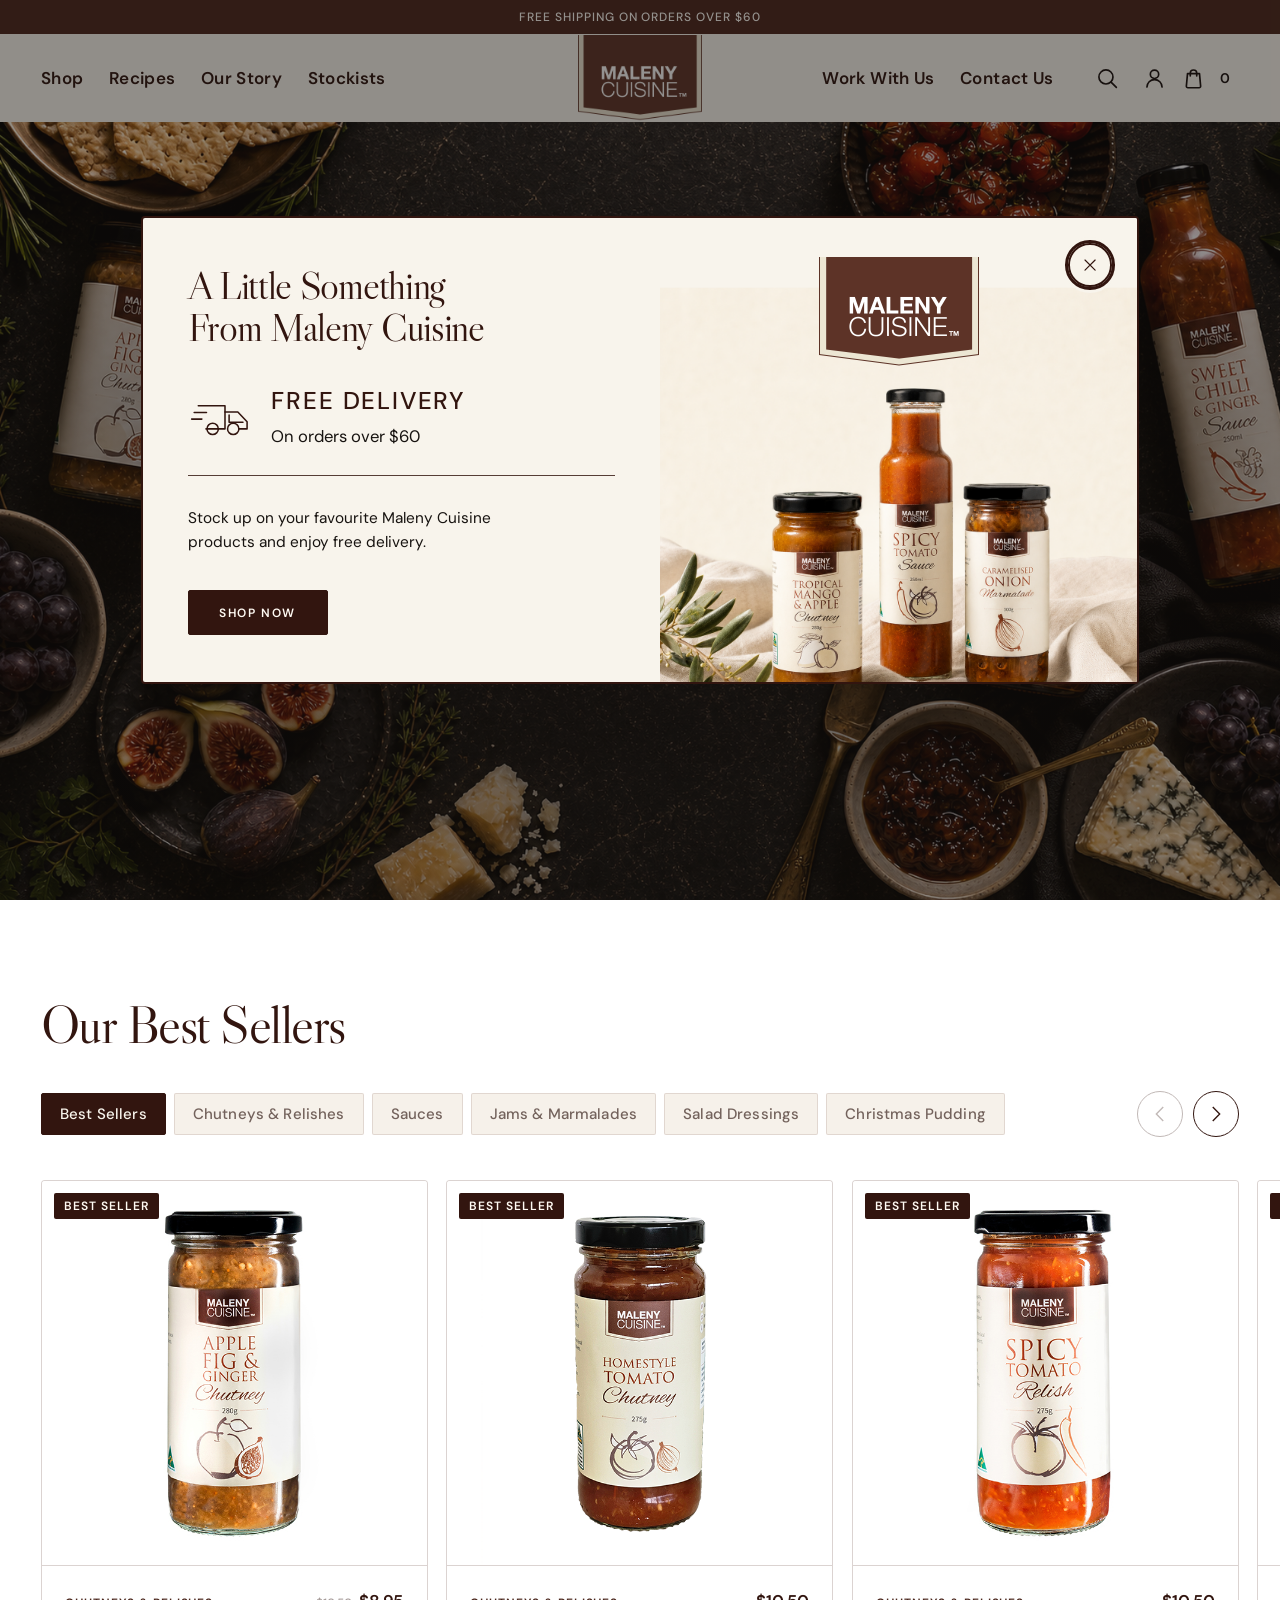
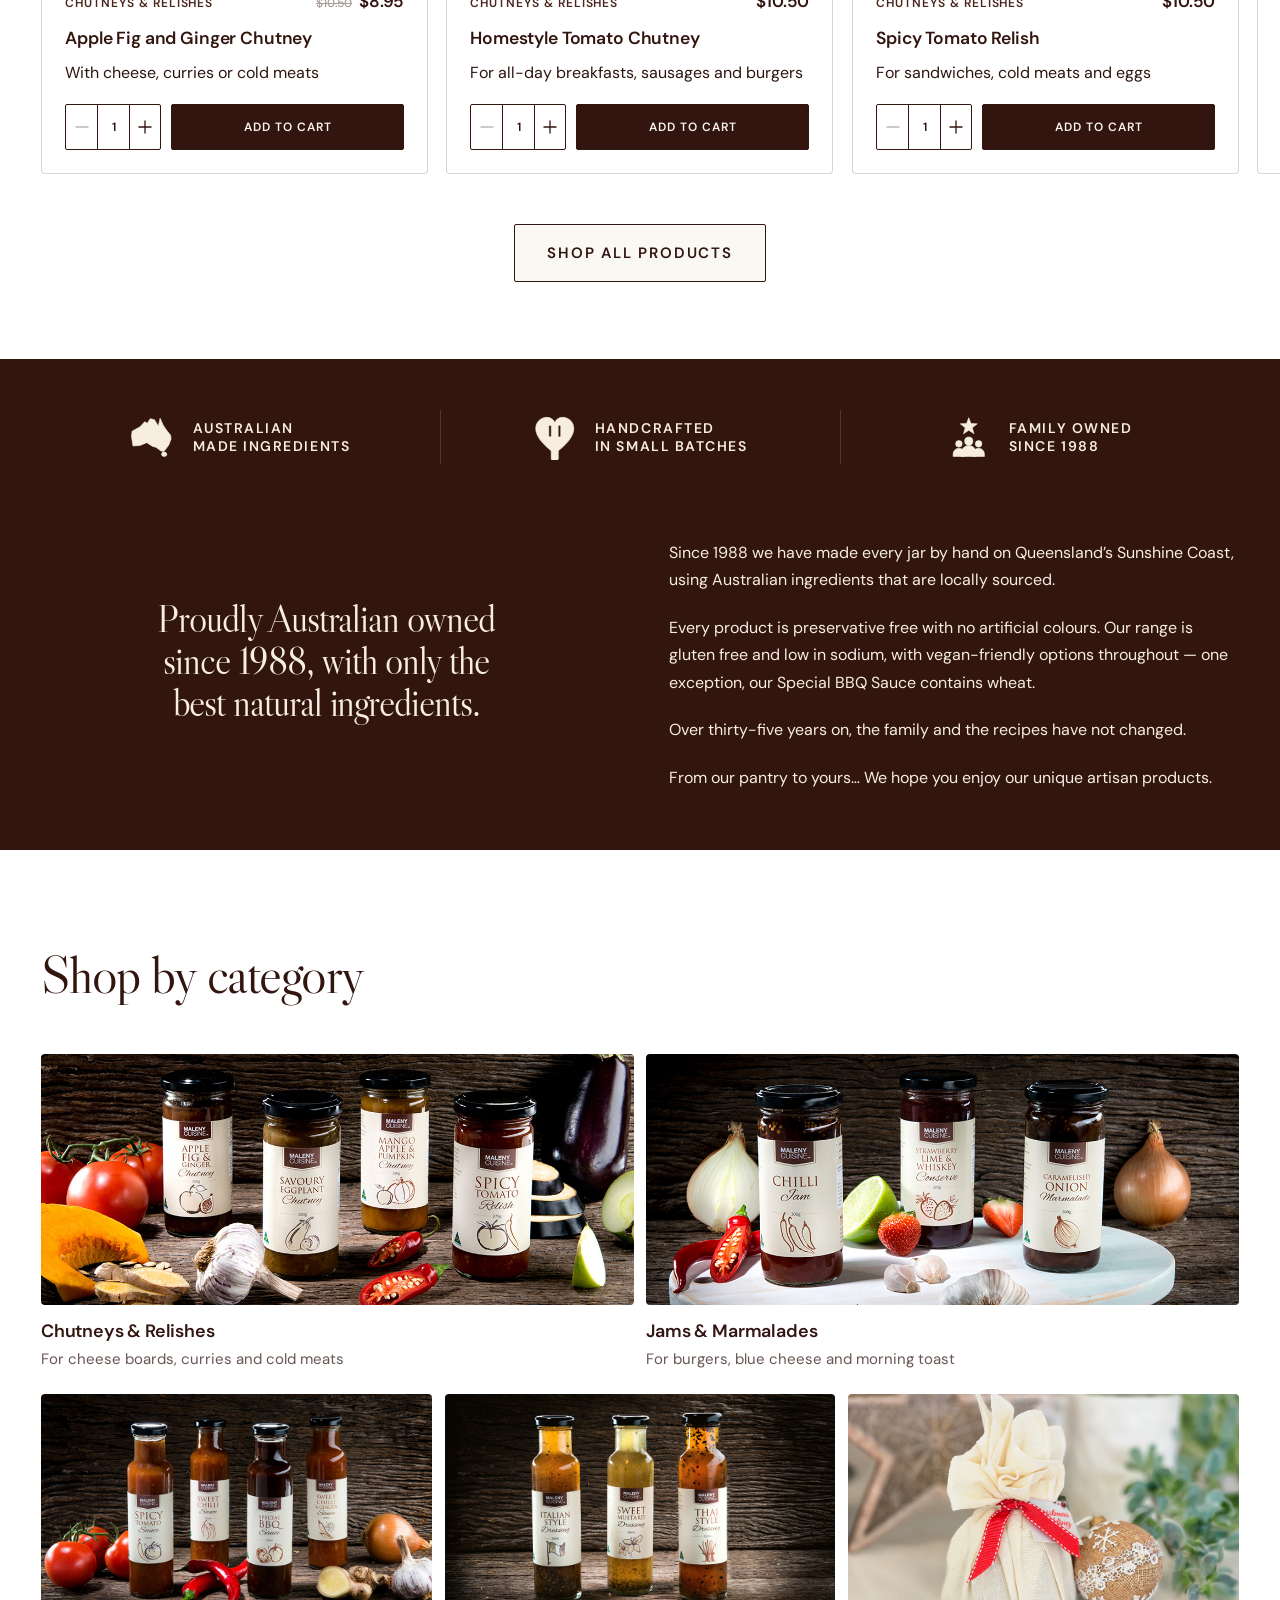
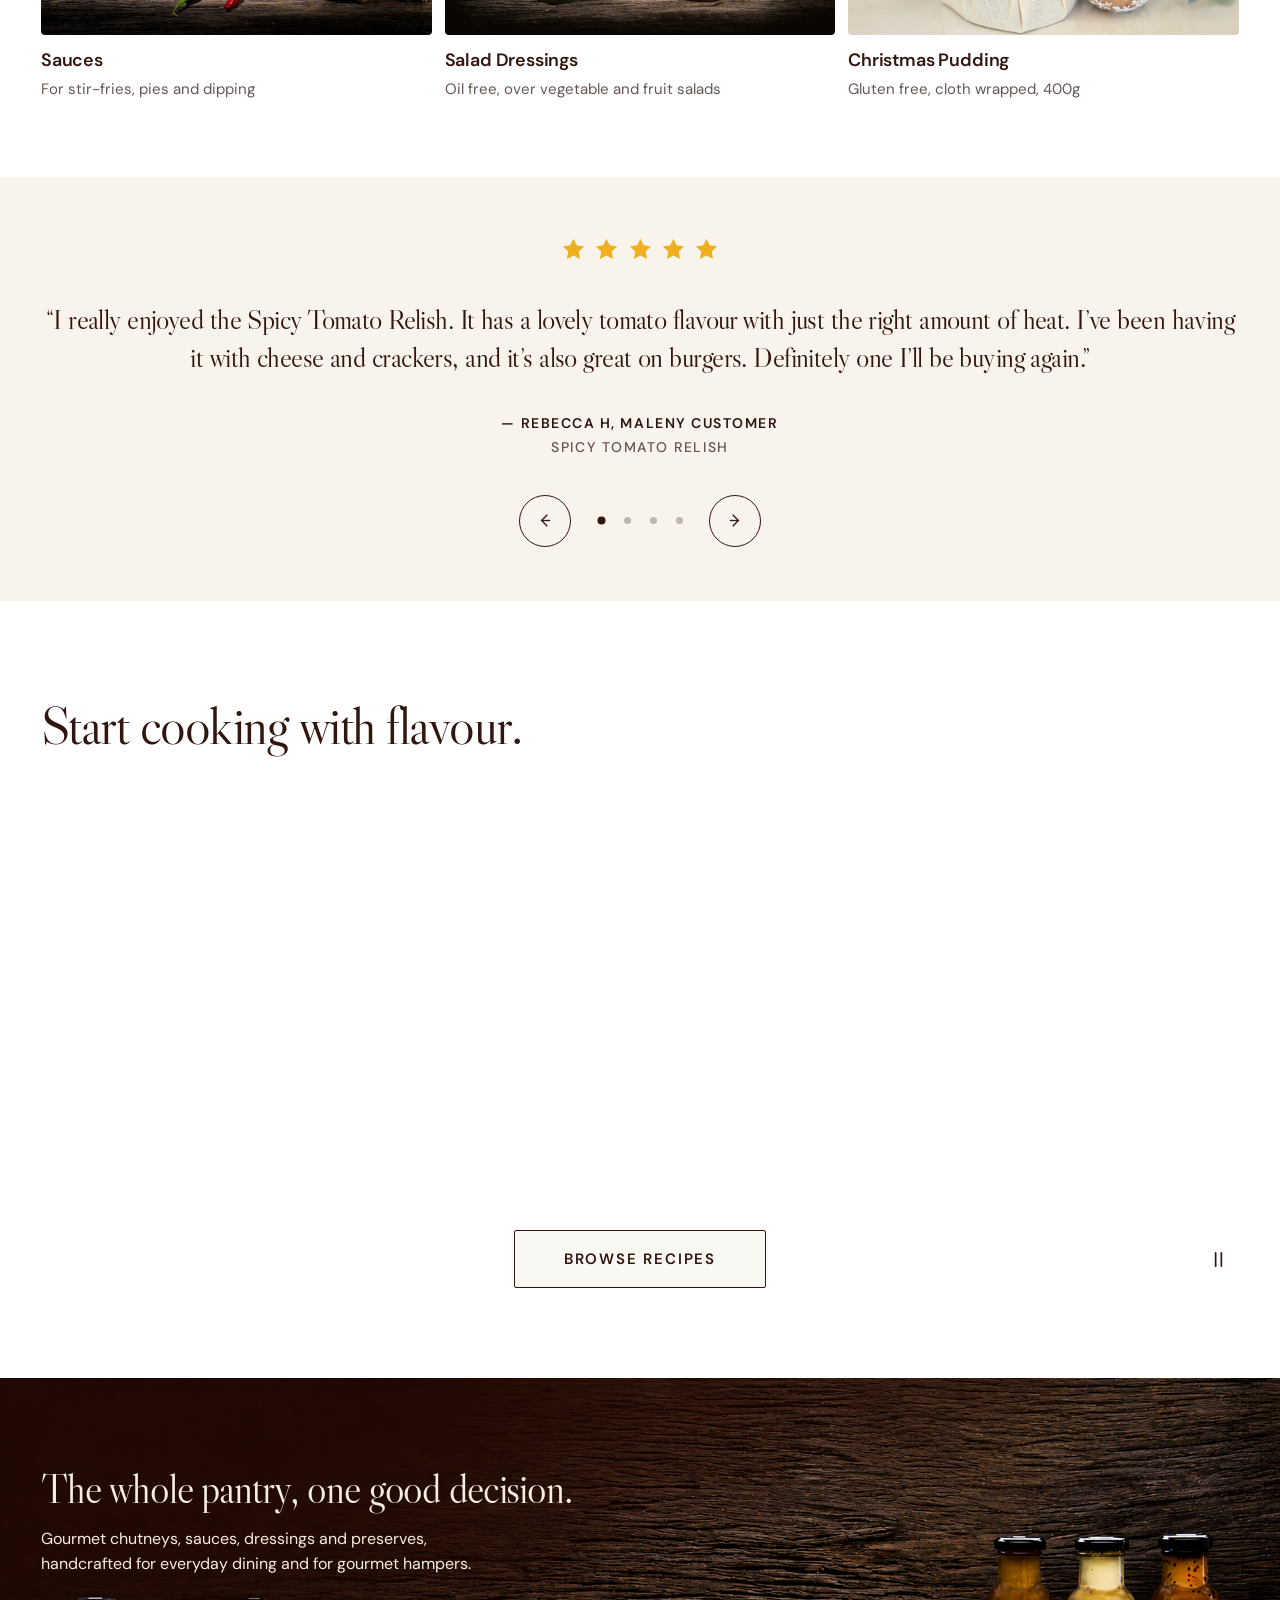
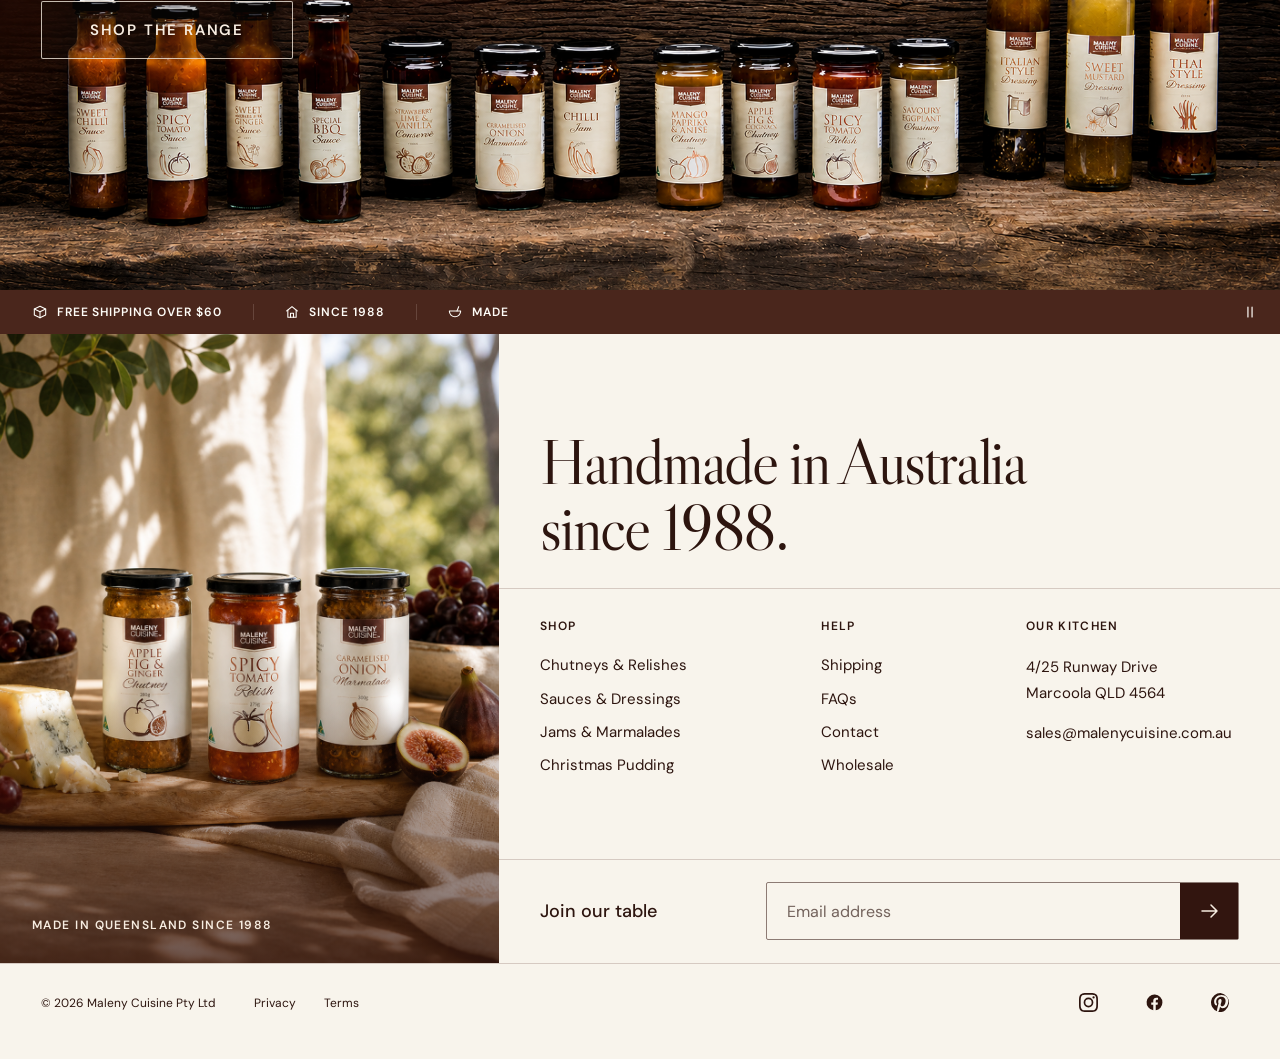
<file: index.html>
<!doctype html>
<html lang="en">
  <head>
    <meta charset="UTF-8" />
    <meta name="viewport" content="width=device-width, initial-scale=1.0" />
    <meta
      name="description"
      content="Maleny Cuisine — Australian made, family owned since 1988. Handcrafted chutneys, relishes, sauces and dressings from Queensland's Sunshine Coast. Gluten free and low in sodium, with vegan-friendly options; our Special BBQ Sauce contains wheat. Free shipping over $60."
    />
    <title>Maleny Cuisine — Australian Made, Handcrafted Since 1988</title>

    <link rel="preconnect" href="https://fonts.googleapis.com" />
    <link rel="preconnect" href="https://fonts.gstatic.com" crossorigin />
    <link
      href="https://fonts.googleapis.com/css2?family=DM+Sans:wght@400;500;600&family=Libre+Caslon+Display&family=Mrs+Saint+Delafield&display=swap"
      rel="stylesheet"
    />
    <link rel="stylesheet" href="styles.css" />
    <link rel="stylesheet" href="testimonials.css" />
    <link rel="stylesheet" href="cart.css" />
  </head>

  <body>
    <a class="skip-link" href="#main-content">Skip to content</a>

    <div class="promotion" data-promotion hidden>
      <section
        class="promotion__dialog"
        role="dialog"
        aria-modal="true"
        aria-labelledby="promotion-title"
        aria-describedby="promotion-description"
      >
        <button class="promotion__close" type="button" aria-label="Close promotion" data-promotion-close>
          <svg viewBox="0 0 48 48" aria-hidden="true" focusable="false">
            <path d="M13 13l22 22M35 13 13 35" />
          </svg>
        </button>

        <div class="promotion__copy">
          <h2 id="promotion-title">A Little Something<br />From Maleny Cuisine</h2>

          <div class="promotion__delivery">
            <svg class="promotion__truck" viewBox="0 0 132 82" aria-hidden="true" focusable="false">
              <path d="M7 45h20M12 32h24M20 19h52v45H35" />
              <path d="M72 31h25l18 19v14H99M80 37v14h27" />
              <circle cx="48" cy="64" r="11" />
              <circle cx="88" cy="64" r="11" />
            </svg>
            <div>
              <p class="promotion__offer">Free delivery</p>
              <p class="promotion__threshold">On orders over $60</p>
            </div>
          </div>

          <p class="promotion__description" id="promotion-description">
            Stock up on your favourite Maleny Cuisine<br class="promotion__desktop-break" />
            products and enjoy free delivery.
          </p>

          <a class="promotion__cta" href="#shop" data-promotion-shop>Shop now</a>
        </div>

        <div class="promotion__visual" aria-hidden="true">
          <img
            class="promotion__scene promotion__scene--desktop"
            src="assets/images/generated/promotional-banners/promotion-product-scene-desktop-v2.png"
            alt=""
          />
          <img
            class="promotion__scene promotion__scene--mobile"
            src="assets/images/generated/promotional-banners/promotion-product-scene-mobile-v2.png"
            alt=""
          />
          <img class="promotion__logo" src="assets/images/logo.png" alt="" />
        </div>
      </section>
    </div>

    <header class="site-header">
      <div class="announcement">
        <p>Free Shipping on orders over $60</p>
      </div>

      <nav class="navigation" aria-label="Main navigation">
        <button
          class="icon-button menu-toggle"
          type="button"
          aria-label="Open menu"
          aria-controls="mobile-menu"
          aria-expanded="false"
        >
          <span></span>
          <span></span>
        </button>

        <ul class="nav-links nav-links--left">
          <li class="has-mega">
            <a href="#shop" aria-expanded="false" aria-controls="mega-shop">Shop</a>
          </li>
          <li><a href="recipes.html">Recipes</a></li>
          <li><a href="our-story.html">Our Story</a></li>
          <li><a href="stockists.html">Stockists</a></li>
        </ul>

        <a class="brand" href="index.html" aria-label="Maleny Cuisine home">
          <img src="assets/images/logo.png" alt="Maleny Cuisine" />
        </a>

        <div class="nav-end">
          <ul class="nav-links nav-links--right">
            <li><a href="work-with-us.html">Work With Us</a></li>
            <li><a href="contact.html">Contact Us</a></li>
          </ul>

          <div class="nav-actions">
            <button class="icon-button search-toggle" type="button" aria-label="Search" aria-expanded="false">
              <svg viewBox="0 0 24 24" aria-hidden="true">
                <circle cx="10.5" cy="10.5" r="6.75"></circle>
                <path d="M15.4 15.4 20.5 20.5"></path>
              </svg>
            </button>

            <a class="icon-button account-link" href="#" aria-label="Your account">
              <svg viewBox="0 0 24 24" aria-hidden="true">
                <circle cx="12" cy="8" r="4"></circle>
                <path d="M4.75 20.25a7.25 7.25 0 0 1 14.5 0"></path>
              </svg>
            </a>

            <!-- A real link to the bag page, not a placeholder anchor: cart.js
                 takes the click over and opens the slide-out instead, so the
                 icon still leads somewhere with JavaScript off. -->
            <a class="icon-button bag-link" href="cart-b.html" aria-label="Shopping bag, 0 items">
              <svg viewBox="0 0 24 24" aria-hidden="true">
                <path d="M6.25 7.25h11.5l1.1 12a1.5 1.5 0 0 1-1.5 1.65H6.65a1.5 1.5 0 0 1-1.5-1.65l1.1-12Z"></path>
                <path d="M8.9 9.6V6.9a3.1 3.1 0 0 1 6.2 0v2.7"></path>
              </svg>
              <span class="bag-count" aria-hidden="true">0</span>
            </a>
          </div>
        </div>
      </nav>

      <div class="mega-menu" id="mega-shop" aria-hidden="true">
        <div class="mega-menu__inner">
          <div class="mega-menu__column">
            <ul class="mega-links">
              <li><a href="#best-sellers" data-jump-filter="best">Best Sellers</a></li>
              <li><a href="archive-a.html?category=chutneys">Chutneys</a></li>
              <li><a href="archive-a.html?category=chutneys">Relishes</a></li>
              <li><a href="archive-a.html?category=sauces">Sauces</a></li>
              <li><a href="archive-a.html?category=dressings">Salad Dressings</a></li>
              <li><a href="archive-a.html?category=jams">Jams &amp; Marmalades</a></li>
              <li><a href="#shop" data-jump-filter="all">Shop All</a></li>
            </ul>
          </div>

          <div class="mega-cards">
            <a class="mega-card" href="archive-a.html?category=chutneys">
              <span class="mega-card__media">
                <img src="assets/images/Maleny-Cuisine-Chutneys.jpg" alt="" loading="lazy" />
              </span>
              <span class="mega-card__foot">
                <span class="mega-card__title">Chutneys &amp; Relishes</span>
                <span class="mega-card__arrow" aria-hidden="true">
                  <svg viewBox="0 0 24 24">
                    <circle cx="12" cy="12" r="10.25"></circle>
                    <path d="M8 12h8m-3.4-3.4L16 12l-3.4 3.4"></path>
                  </svg>
                </span>
              </span>
            </a>

            <a class="mega-card" href="archive-a.html?category=sauces">
              <span class="mega-card__media">
                <img src="assets/images/Maleny-Cuisine-Sauces.jpg" alt="" loading="lazy" />
              </span>
              <span class="mega-card__foot">
                <span class="mega-card__title">Sauces &amp; Dressings</span>
                <span class="mega-card__arrow" aria-hidden="true">
                  <svg viewBox="0 0 24 24">
                    <circle cx="12" cy="12" r="10.25"></circle>
                    <path d="M8 12h8m-3.4-3.4L16 12l-3.4 3.4"></path>
                  </svg>
                </span>
              </span>
            </a>

            <a class="mega-card" href="archive-a.html?category=jams">
              <span class="mega-card__media">
                <img src="assets/images/Maleny-Cuisine-Jams-Marmalades.jpg" alt="" loading="lazy" />
              </span>
              <span class="mega-card__foot">
                <span class="mega-card__title">Jams &amp; Marmalades</span>
                <span class="mega-card__arrow" aria-hidden="true">
                  <svg viewBox="0 0 24 24">
                    <circle cx="12" cy="12" r="10.25"></circle>
                    <path d="M8 12h8m-3.4-3.4L16 12l-3.4 3.4"></path>
                  </svg>
                </span>
              </span>
            </a>
          </div>
        </div>
      </div>

      <div class="search-panel" role="search" aria-hidden="true">
        <form class="search-form">
          <label for="site-search">Search Maleny Cuisine</label>
          <div class="search-field">
            <input id="site-search" name="q" type="search" placeholder="What are you looking for?" />
            <button type="submit">Search</button>
          </div>
        </form>
        <button class="search-close" type="button" aria-label="Close search">×</button>
      </div>

      <div class="mobile-menu" id="mobile-menu" aria-hidden="true">
        <form class="drawer-search" role="search">
          <svg viewBox="0 0 24 24" aria-hidden="true">
            <circle cx="10.5" cy="10.5" r="6.75"></circle>
            <path d="M15.4 15.4 20.5 20.5"></path>
          </svg>
          <input
            id="drawer-search-input"
            name="q"
            type="search"
            placeholder="Search for..."
            aria-label="Search Maleny Cuisine"
          />
        </form>

        <div class="drawer-tabs" role="tablist" aria-label="Menu sections">
          <button
            class="drawer-tab is-active"
            type="button"
            role="tab"
            id="tab-shop"
            aria-controls="panel-shop"
            aria-selected="true"
          >
            Shop All
          </button>
          <button
            class="drawer-tab"
            type="button"
            role="tab"
            id="tab-explore"
            aria-controls="panel-explore"
            aria-selected="false"
            tabindex="-1"
          >
            Explore
          </button>
        </div>

        <div class="drawer-panel is-active" id="panel-shop" role="tabpanel" aria-labelledby="tab-shop">
          <ul class="drawer-list">
            <li>
              <a class="drawer-card" href="#best-sellers" data-jump-filter="best">
                <span class="drawer-card__text">
                  <span class="drawer-card__title">Best Sellers</span>
                  <span class="drawer-card__sub">The best of Maleny Cuisine</span>
                </span>
                <span class="drawer-card__thumb">
                  <img src="assets/images/Maleny-Cuisine-products.jpg" alt="" loading="lazy" />
                </span>
              </a>
            </li>
            <li>
              <a class="drawer-card" href="archive-a.html?category=chutneys">
                <span class="drawer-card__text">
                  <span class="drawer-card__title">Chutneys</span>
                  <span class="drawer-card__sub">Slow-cooked in small batches</span>
                </span>
                <span class="drawer-card__thumb">
                  <img src="assets/images/Maleny-Cuisine-Chutneys.jpg" alt="" loading="lazy" />
                </span>
              </a>
            </li>
            <li>
              <a class="drawer-card" href="archive-a.html?category=chutneys">
                <span class="drawer-card__text">
                  <span class="drawer-card__title">Relishes</span>
                  <span class="drawer-card__sub">Tomato, onion &amp; eggplant</span>
                </span>
                <span class="drawer-card__thumb">
                  <img src="assets/images/Spicy-Tomato-Relish.jpg" alt="" loading="lazy" />
                </span>
              </a>
            </li>
            <li>
              <a class="drawer-card" href="archive-a.html?category=sauces">
                <span class="drawer-card__text">
                  <span class="drawer-card__title">Sauces</span>
                  <span class="drawer-card__sub">BBQ, sweet chilli &amp; more</span>
                </span>
                <span class="drawer-card__thumb">
                  <img src="assets/images/Maleny-Cuisine-Sauces.jpg" alt="" loading="lazy" />
                </span>
              </a>
            </li>
            <li>
              <a class="drawer-card" href="archive-a.html?category=dressings">
                <span class="drawer-card__text">
                  <span class="drawer-card__title">Salad Dressings</span>
                  <span class="drawer-card__sub">Italian, Thai &amp; sweet mustard</span>
                </span>
                <span class="drawer-card__thumb">
                  <img src="assets/images/Maleny-Cuisine-Salad-Dressings.jpg" alt="" loading="lazy" />
                </span>
              </a>
            </li>
            <li>
              <a class="drawer-card" href="archive-a.html?category=jams">
                <span class="drawer-card__text">
                  <span class="drawer-card__title">Jams &amp; Marmalades</span>
                  <span class="drawer-card__sub">Fruit picked at its best</span>
                </span>
                <span class="drawer-card__thumb">
                  <img src="assets/images/Maleny-Cuisine-Jams-Marmalades.jpg" alt="" loading="lazy" />
                </span>
              </a>
            </li>
            <li>
              <a class="drawer-card" href="#shop" data-jump-filter="all">
                <span class="drawer-card__text">
                  <span class="drawer-card__title">Shop All</span>
                  <span class="drawer-card__sub">Our wide range of flavours</span>
                </span>
                <span class="drawer-card__thumb">
                  <img src="assets/images/Grazing-Platter-1.jpg" alt="" loading="lazy" />
                </span>
              </a>
            </li>
          </ul>
        </div>

        <div class="drawer-panel" id="panel-explore" role="tabpanel" aria-labelledby="tab-explore" hidden>
          <ul class="drawer-list">
            <li>
              <a class="drawer-card" href="recipes.html">
                <span class="drawer-card__text">
                  <span class="drawer-card__title">Recipes</span>
                  <span class="drawer-card__sub">Ideas for every jar</span>
                </span>
                <span class="drawer-card__thumb">
                  <img src="assets/images/hover/Recipes-Home-Page-Image.jpg" alt="" loading="lazy" />
                </span>
              </a>
            </li>
            <li>
              <a class="drawer-card" href="our-story.html">
                <span class="drawer-card__text">
                  <span class="drawer-card__title">Our Story</span>
                  <span class="drawer-card__sub">Made on the Sunshine Coast</span>
                </span>
                <span class="drawer-card__thumb">
                  <img src="assets/images/ABOUT-US.jpeg" alt="" loading="lazy" />
                </span>
              </a>
            </li>
            <li>
              <a class="drawer-card" href="stockists.html">
                <span class="drawer-card__text">
                  <span class="drawer-card__title">Stockists</span>
                  <span class="drawer-card__sub">Find us near you</span>
                </span>
                <span class="drawer-card__thumb">
                  <img src="assets/images/chutney-cheese-fruit.jpg" alt="" loading="lazy" />
                </span>
              </a>
            </li>
            <li>
              <a class="drawer-card" href="work-with-us.html">
                <span class="drawer-card__text">
                  <span class="drawer-card__title">Work With Us</span>
                  <span class="drawer-card__sub">Wholesale &amp; food service</span>
                </span>
                <span class="drawer-card__thumb">
                  <img src="assets/images/FOOD-SERVICE_IMAGE-1.jpg" alt="" loading="lazy" />
                </span>
              </a>
            </li>
            <li>
              <a class="drawer-card" href="contact.html">
                <span class="drawer-card__text">
                  <span class="drawer-card__title">Contact Us</span>
                  <span class="drawer-card__sub">We would love to hear from you</span>
                </span>
                <span class="drawer-card__thumb">
                  <img src="assets/images/Grazing-Platter-1.jpg" alt="" loading="lazy" />
                </span>
              </a>
            </li>
          </ul>
        </div>

        <a class="mobile-menu__account" href="#">My account</a>
      </div>
    </header>

    <main id="main-content">
      <section class="hero hero--dark" aria-labelledby="hero-title">
        <div class="hero__content">
          <p class="hero__eyebrow">Sunshine Coast, Queensland</p>

          <!-- The authored breaks are held to the same longest line as before
               ("Handcrafted flavour,"), so nothing here is wider than what the
               mobile type ramp is already proven against. -->
          <h1 id="hero-title">Handcrafted flavour,<br />made in Australia<br />since 1988.</h1>

          <div class="hero__actions">
            <a class="button" href="#best-sellers" data-jump-filter="best">Shop our range</a>
            <a class="button button--quiet" href="our-story.html">Our story</a>
          </div>
        </div>
      </section>

      <section class="collection" id="shop" aria-labelledby="collection-title">
        <div class="collection__head" id="best-sellers">
          <h2 class="collection__title" id="collection-title">Our Best Sellers</h2>
        </div>

        <div class="collection__controls">
          <div class="collection__filters" role="group" aria-label="Filter products by category">
            <!-- The page opens on this chip, so the rail starts at six jars
                 rather than the whole catalogue. Script sets its active state. -->
            <button
              class="collection-chip"
              type="button"
              data-filter="best"
              aria-pressed="false"
            >Best Sellers</button>
            <button
              class="collection-chip"
              type="button"
              data-filter="chutneys"
              aria-pressed="false"
            >Chutneys &amp; Relishes</button>
            <button
              class="collection-chip"
              type="button"
              data-filter="sauces"
              aria-pressed="false"
            >Sauces</button>
            <button
              class="collection-chip"
              type="button"
              data-filter="jams"
              aria-pressed="false"
            >Jams &amp; Marmalades</button>
            <button
              class="collection-chip"
              type="button"
              data-filter="dressings"
              aria-pressed="false"
            >Salad Dressings</button>
            <button
              class="collection-chip"
              type="button"
              data-filter="puddings"
              aria-pressed="false"
            >Christmas Pudding</button>
          </div>

          <div class="collection__arrows">
            <button class="collection-arrow" type="button" aria-label="Scroll to previous products" data-rail-prev>
              <svg viewBox="0 0 24 24" aria-hidden="true"><path d="M15 5 8 12l7 7" /></svg>
            </button>
            <button class="collection-arrow" type="button" aria-label="Scroll to next products" data-rail-next>
              <svg viewBox="0 0 24 24" aria-hidden="true"><path d="M9 5l7 7-7 7" /></svg>
            </button>
          </div>
        </div>

        <ul class="collection__rail" data-rail>
        <li class="collection__item" data-category="chutneys" data-bestseller>
          <article class="product-card product-card--rail" aria-labelledby="product-1-name">
            <a
              class="product-card__media product-card__media-link"
              href="product.html"
              aria-label="View Apple Fig and Ginger Chutney"
            >
              <span class="product-card__flag">Best seller</span>
              <img
                class="product-card__image"
                src="assets/images/Apple-Fig-And-Ginger-hutney.jpg"
                alt="Maleny Cuisine Apple Fig and Ginger Chutney"
                width="640"
                height="640"
                loading="lazy"
                decoding="async"
              />
              <img
                class="product-card__image product-card__image--alt"
                src="assets/images/hover/AppleFigGinger_219895.jpg"
                alt=""
                aria-hidden="true"
                loading="lazy"
                decoding="async"
              />
            </a>


            <div class="product-card__content">
              <div class="product-card__meta">
                <p class="product-card__category">Chutneys &amp; Relishes</p>
                <p class="product-card__price product-card__price--sale">
                  <span class="visually-hidden">Was</span>
                  <s class="price-was">$10.50</s>
                  <span class="visually-hidden">now</span>
                  <span class="price-now">$8.95</span>
                </p>
              </div>

              <h3 class="product-card__title" id="product-1-name"><a class="product-card__title-link" href="product.html">Apple Fig and Ginger Chutney</a></h3>
              <p class="product-card__description">With cheese, curries or cold meats</p>

              <div class="purchase-row">
                <div class="quantity-control" role="group" aria-labelledby="product-1-qty">
                  <span class="visually-hidden" id="product-1-qty">Quantity of Apple Fig and Ginger Chutney</span>
                  <button
                    class="quantity-control__button"
                    type="button"
                    aria-label="Decrease quantity of Apple Fig and Ginger Chutney"
                    data-decrease
                  ><svg viewBox="0 0 24 24" aria-hidden="true"><path d="M5 12h14" /></svg></button>
                  <output class="quantity-control__value" data-quantity>1</output>
                  <button
                    class="quantity-control__button"
                    type="button"
                    aria-label="Increase quantity of Apple Fig and Ginger Chutney"
                    data-increase
                  ><svg viewBox="0 0 24 24" aria-hidden="true"><path d="M12 5v14M5 12h14" /></svg></button>
                </div>

                <button
                  class="add-button"
                  type="button"
                  data-add-to-cart
                  data-product="Apple Fig and Ginger Chutney"
                ><span data-add-label>Add to cart</span></button>
              </div>
            </div>

          </article>
        </li>

        <li class="collection__item" data-category="chutneys" data-bestseller>
          <article class="product-card product-card--rail" aria-labelledby="product-2-name">
            <a
              class="product-card__media product-card__media-link"
              href="product.html"
              aria-label="View Homestyle Tomato Chutney"
            >
              <span class="product-card__flag">Best seller</span>
              <img
                class="product-card__image"
                src="assets/images/Homestyle-Tomato-Chutney_.png"
                alt="Maleny Cuisine Homestyle Tomato Chutney"
                width="640"
                height="640"
                loading="lazy"
                decoding="async"
              />
              <img
                class="product-card__image product-card__image--alt"
                src="assets/images/hover/CHUTNEY_IMAGE.jpg"
                alt=""
                aria-hidden="true"
                loading="lazy"
                decoding="async"
              />
            </a>

            <div class="product-card__content">
              <div class="product-card__meta">
                <p class="product-card__category">Chutneys &amp; Relishes</p>
                <p class="product-card__price">$10.50</p>
              </div>

              <h3 class="product-card__title" id="product-2-name"><a class="product-card__title-link" href="product.html">Homestyle Tomato Chutney</a></h3>
              <p class="product-card__description">For all-day breakfasts, sausages and burgers</p>

              <div class="purchase-row">
                <div class="quantity-control" role="group" aria-labelledby="product-2-qty">
                  <span class="visually-hidden" id="product-2-qty">Quantity of Homestyle Tomato Chutney</span>
                  <button
                    class="quantity-control__button"
                    type="button"
                    aria-label="Decrease quantity of Homestyle Tomato Chutney"
                    data-decrease
                  ><svg viewBox="0 0 24 24" aria-hidden="true"><path d="M5 12h14" /></svg></button>
                  <output class="quantity-control__value" data-quantity>1</output>
                  <button
                    class="quantity-control__button"
                    type="button"
                    aria-label="Increase quantity of Homestyle Tomato Chutney"
                    data-increase
                  ><svg viewBox="0 0 24 24" aria-hidden="true"><path d="M12 5v14M5 12h14" /></svg></button>
                </div>

                <button
                  class="add-button"
                  type="button"
                  data-add-to-cart
                  data-product="Homestyle Tomato Chutney"
                ><span data-add-label>Add to cart</span></button>
              </div>
            </div>
          </article>
        </li>

        <li class="collection__item" data-category="chutneys" data-bestseller>
          <article class="product-card product-card--rail" aria-labelledby="product-3-name">
            <a class="product-card__media product-card__media-link" href="product.html" aria-label="View Spicy Tomato Relish">
              <span class="product-card__flag">Best seller</span>
              <img
                class="product-card__image"
                src="assets/images/Spicy-Tomato-Relish.jpg"
                alt="Maleny Cuisine Spicy Tomato Relish"
                width="640"
                height="640"
                loading="lazy"
                decoding="async"
              />
              <img
                class="product-card__image product-card__image--alt"
                src="assets/images/hover/chutney-cheese-fruit.jpg"
                alt=""
                aria-hidden="true"
                loading="lazy"
                decoding="async"
              />
            </a>

            <div class="product-card__content">
              <div class="product-card__meta">
                <p class="product-card__category">Chutneys &amp; Relishes</p>
                <p class="product-card__price">$10.50</p>
              </div>

              <h3 class="product-card__title" id="product-3-name"><a class="product-card__title-link" href="product.html">Spicy Tomato Relish</a></h3>
              <p class="product-card__description">For sandwiches, cold meats and eggs</p>

              <div class="purchase-row">
                <div class="quantity-control" role="group" aria-labelledby="product-3-qty">
                  <span class="visually-hidden" id="product-3-qty">Quantity of Spicy Tomato Relish</span>
                  <button
                    class="quantity-control__button"
                    type="button"
                    aria-label="Decrease quantity of Spicy Tomato Relish"
                    data-decrease
                  ><svg viewBox="0 0 24 24" aria-hidden="true"><path d="M5 12h14" /></svg></button>
                  <output class="quantity-control__value" data-quantity>1</output>
                  <button
                    class="quantity-control__button"
                    type="button"
                    aria-label="Increase quantity of Spicy Tomato Relish"
                    data-increase
                  ><svg viewBox="0 0 24 24" aria-hidden="true"><path d="M12 5v14M5 12h14" /></svg></button>
                </div>

                <button
                  class="add-button"
                  type="button"
                  data-add-to-cart
                  data-product="Spicy Tomato Relish"
                ><span data-add-label>Add to cart</span></button>
              </div>
            </div>
          </article>
        </li>

        <li class="collection__item" data-category="chutneys" data-bestseller>
          <article class="product-card product-card--rail" aria-labelledby="product-4-name">
            <a
              class="product-card__media product-card__media-link"
              href="product.html"
              aria-label="View Mediterranean Eggplant Relish"
            >
              <span class="product-card__flag">Best seller</span>
              <img
                class="product-card__image"
                src="assets/images/Mediterranean-Eggplant-Relish.png"
                alt="Maleny Cuisine Mediterranean Eggplant Relish"
                width="640"
                height="640"
                loading="lazy"
                decoding="async"
              />
              <img
                class="product-card__image product-card__image--alt"
                src="assets/images/hover/lamb-savoury-eggplant-chutney-pizza.jpg"
                alt=""
                aria-hidden="true"
                loading="lazy"
                decoding="async"
              />
            </a>

            <div class="product-card__content">
              <div class="product-card__meta">
                <p class="product-card__category">Chutneys &amp; Relishes</p>
                <p class="product-card__price">$10.50</p>
              </div>


              <h3 class="product-card__title" id="product-4-name"><a class="product-card__title-link" href="product.html">Mediterranean Eggplant Relish</a></h3>

              <p class="product-card__description">For lamb, cheese and antipasto platters</p>

              <div class="purchase-row">
                <div class="quantity-control" role="group" aria-labelledby="product-4-qty">
                  <span class="visually-hidden" id="product-4-qty">Quantity of Mediterranean Eggplant Relish</span>
                  <button
                    class="quantity-control__button"
                    type="button"
                    aria-label="Decrease quantity of Mediterranean Eggplant Relish"
                    data-decrease
                  ><svg viewBox="0 0 24 24" aria-hidden="true"><path d="M5 12h14" /></svg></button>
                  <output class="quantity-control__value" data-quantity>1</output>
                  <button
                    class="quantity-control__button"
                    type="button"
                    aria-label="Increase quantity of Mediterranean Eggplant Relish"
                    data-increase
                  ><svg viewBox="0 0 24 24" aria-hidden="true"><path d="M12 5v14M5 12h14" /></svg></button>
                </div>

                <button
                  class="add-button"
                  type="button"
                  data-add-to-cart
                  data-product="Mediterranean Eggplant Relish"
                ><span data-add-label>Add to cart</span></button>
              </div>
            </div>
          </article>
        </li>

        <li class="collection__item" data-category="chutneys">
          <article class="product-card product-card--rail" aria-labelledby="product-5-name">
            <a
              class="product-card__media product-card__media-link"
              href="product.html"
              aria-label="View Tropical Mango and Apple Chutney"
            >
              <img
                class="product-card__image"
                src="assets/images/Tropical-Mango-and-Apple-Chutney.png"
                alt="Maleny Cuisine Tropical Mango and Apple Chutney"
                width="640"
                height="640"
                loading="lazy"
                decoding="async"
              />
              <img
                class="product-card__image product-card__image--alt"
                src="assets/images/hover/Grazing-Platter_BANNERFINAL.jpg"
                alt=""
                aria-hidden="true"
                loading="lazy"
                decoding="async"
              />
            </a>

            <div class="product-card__content">
              <div class="product-card__meta">
                <p class="product-card__category">Chutneys &amp; Relishes</p>
                <p class="product-card__price">$10.50</p>
              </div>

              <h3 class="product-card__title" id="product-5-name"><a class="product-card__title-link" href="product.html">Tropical Mango and Apple Chutney</a></h3>
              <p class="product-card__description">For chicken and summer salads</p>

              <div class="purchase-row">
                <div class="quantity-control" role="group" aria-labelledby="product-5-qty">
                  <span class="visually-hidden" id="product-5-qty">Quantity of Tropical Mango and Apple Chutney</span>
                  <button
                    class="quantity-control__button"
                    type="button"
                    aria-label="Decrease quantity of Tropical Mango and Apple Chutney"
                    data-decrease
                  ><svg viewBox="0 0 24 24" aria-hidden="true"><path d="M5 12h14" /></svg></button>
                  <output class="quantity-control__value" data-quantity>1</output>
                  <button
                    class="quantity-control__button"
                    type="button"
                    aria-label="Increase quantity of Tropical Mango and Apple Chutney"
                    data-increase
                  ><svg viewBox="0 0 24 24" aria-hidden="true"><path d="M12 5v14M5 12h14" /></svg></button>
                </div>

                <button
                  class="add-button"
                  type="button"
                  data-add-to-cart
                  data-product="Tropical Mango and Apple Chutney"
                ><span data-add-label>Add to cart</span></button>
              </div>
            </div>
          </article>
        </li>

        <li class="collection__item" data-category="sauces" data-bestseller>
          <article class="product-card product-card--rail" aria-labelledby="product-6-name">
            <a
              class="product-card__media product-card__media-link"
              href="product.html"
              aria-label="View Sweet Chilli Sauce"
            >
              <span class="product-card__flag">Best seller</span>
              <img
                class="product-card__image"
                src="assets/images/Sweet-Chilli-Sauce.jpg"
                alt="Maleny Cuisine Sweet Chilli Sauce"
                width="640"
                height="640"
                loading="lazy"
                decoding="async"
              />
              <img
                class="product-card__image product-card__image--alt"
                src="assets/images/hover/SAUCES_IMAGE.jpg"
                alt=""
                aria-hidden="true"
                loading="lazy"
                decoding="async"
              />
            </a>

            <div class="product-card__content">
              <div class="product-card__meta">
                <p class="product-card__category">Sauces</p>
                <p class="product-card__price">$9.98</p>
              </div>

              <h3 class="product-card__title" id="product-6-name"><a class="product-card__title-link" href="product.html">Sweet Chilli Sauce</a></h3>
              <p class="product-card__description">For stir-fries, fish and dipping</p>

              <div class="purchase-row">
                <div class="quantity-control" role="group" aria-labelledby="product-6-qty">
                  <span class="visually-hidden" id="product-6-qty">Quantity of Sweet Chilli Sauce</span>
                  <button
                    class="quantity-control__button"
                    type="button"
                    aria-label="Decrease quantity of Sweet Chilli Sauce"
                    data-decrease
                  ><svg viewBox="0 0 24 24" aria-hidden="true"><path d="M5 12h14" /></svg></button>
                  <output class="quantity-control__value" data-quantity>1</output>
                  <button
                    class="quantity-control__button"
                    type="button"
                    aria-label="Increase quantity of Sweet Chilli Sauce"
                    data-increase
                  ><svg viewBox="0 0 24 24" aria-hidden="true"><path d="M12 5v14M5 12h14" /></svg></button>
                </div>

                <button
                  class="add-button"
                  type="button"
                  data-add-to-cart
                  data-product="Sweet Chilli Sauce"
                ><span data-add-label>Add to cart</span></button>
              </div>
            </div>
          </article>
        </li>

        <li class="collection__item" data-category="sauces">
          <article class="product-card product-card--rail" aria-labelledby="product-7-name">
            <a
              class="product-card__media product-card__media-link"
              href="product.html"
              aria-label="View Sweet Chilli and Ginger Sauce"
            >
              <img
                class="product-card__image"
                src="assets/images/Sweet-Chilli-Ginger-Sauce.jpg"
                alt="Maleny Cuisine Sweet Chilli and Ginger Sauce"
                width="640"
                height="640"
                loading="lazy"
                decoding="async"
              />
              <img
                class="product-card__image product-card__image--alt"
                src="assets/images/hover/sweet-chilli-ginger-pork-dumplings.jpg"
                alt=""
                aria-hidden="true"
                loading="lazy"
                decoding="async"
              />
            </a>

            <div class="product-card__content">
              <div class="product-card__meta">
                <p class="product-card__category">Sauces</p>
                <p class="product-card__price">$9.98</p>
              </div>

              <h3 class="product-card__title" id="product-7-name"><a class="product-card__title-link" href="product.html">Sweet Chilli and Ginger Sauce</a></h3>
              <p class="product-card__description">Buderim ginger through our sweet chilli</p>

              <div class="purchase-row">
                <div class="quantity-control" role="group" aria-labelledby="product-7-qty">
                  <span class="visually-hidden" id="product-7-qty">Quantity of Sweet Chilli and Ginger Sauce</span>
                  <button
                    class="quantity-control__button"
                    type="button"
                    aria-label="Decrease quantity of Sweet Chilli and Ginger Sauce"
                    data-decrease
                  ><svg viewBox="0 0 24 24" aria-hidden="true"><path d="M5 12h14" /></svg></button>
                  <output class="quantity-control__value" data-quantity>1</output>
                  <button
                    class="quantity-control__button"
                    type="button"
                    aria-label="Increase quantity of Sweet Chilli and Ginger Sauce"
                    data-increase
                  ><svg viewBox="0 0 24 24" aria-hidden="true"><path d="M12 5v14M5 12h14" /></svg></button>
                </div>

                <button
                  class="add-button"
                  type="button"
                  data-add-to-cart
                  data-product="Sweet Chilli and Ginger Sauce"
                ><span data-add-label>Add to cart</span></button>
              </div>
            </div>
          </article>
        </li>

        <li class="collection__item" data-category="sauces">
          <article class="product-card product-card--rail" aria-labelledby="product-8-name">
            <a
              class="product-card__media product-card__media-link"
              href="product.html"
              aria-label="View Spicy Tomato Sauce"
            >
              <img
                class="product-card__image"
                src="assets/images/Spicy-Tomato-Sauce.jpg"
                alt="Maleny Cuisine Spicy Tomato Sauce"
                width="640"
                height="640"
                loading="lazy"
                decoding="async"
              />
              <img
                class="product-card__image product-card__image--alt"
                src="assets/images/hover/Recipes-Home-Page-Image.jpg"
                alt=""
                aria-hidden="true"
                loading="lazy"
                decoding="async"
              />
            </a>

            <div class="product-card__content">
              <div class="product-card__meta">
                <p class="product-card__category">Sauces</p>
                <p class="product-card__price">$9.98</p>
              </div>

              <h3 class="product-card__title" id="product-8-name"><a class="product-card__title-link" href="product.html">Spicy Tomato Sauce</a></h3>
              <p class="product-card__description">For meats, pies and pasta</p>

              <div class="purchase-row">
                <div class="quantity-control" role="group" aria-labelledby="product-8-qty">
                  <span class="visually-hidden" id="product-8-qty">Quantity of Spicy Tomato Sauce</span>
                  <button
                    class="quantity-control__button"
                    type="button"
                    aria-label="Decrease quantity of Spicy Tomato Sauce"
                    data-decrease
                  ><svg viewBox="0 0 24 24" aria-hidden="true"><path d="M5 12h14" /></svg></button>
                  <output class="quantity-control__value" data-quantity>1</output>
                  <button
                    class="quantity-control__button"
                    type="button"
                    aria-label="Increase quantity of Spicy Tomato Sauce"
                    data-increase
                  ><svg viewBox="0 0 24 24" aria-hidden="true"><path d="M12 5v14M5 12h14" /></svg></button>
                </div>

                <button
                  class="add-button"
                  type="button"
                  data-add-to-cart
                  data-product="Spicy Tomato Sauce"
                ><span data-add-label>Add to cart</span></button>
              </div>
            </div>
          </article>
        </li>

        <li class="collection__item" data-category="sauces">
          <article class="product-card product-card--rail" aria-labelledby="product-9-name">
            <a
              class="product-card__media product-card__media-link"
              href="product.html"
              aria-label="View Special BBQ Sauce"
            >
              <img
                class="product-card__image"
                src="assets/images/Special-BBQ-Sauce.jpg"
                alt="Maleny Cuisine Special BBQ Sauce"
                width="640"
                height="640"
                loading="lazy"
                decoding="async"
              />
              <img
                class="product-card__image product-card__image--alt"
                src="assets/images/hover/Special-BBQ.jpg"
                alt=""
                aria-hidden="true"
                loading="lazy"
                decoding="async"
              />
            </a>

            <div class="product-card__content">
              <div class="product-card__meta">
                <p class="product-card__category">Sauces</p>
                <p class="product-card__price">$9.98</p>
              </div>

              <h3 class="product-card__title" id="product-9-name"><a class="product-card__title-link" href="product.html">Special BBQ Sauce</a></h3>
              <p class="product-card__description">
                For meat, poultry and vegetables, or as a marinade or dip<span
                  class="product-card__note"
                >Contains wheat</span>
              </p>

              <div class="purchase-row">
                <div class="quantity-control" role="group" aria-labelledby="product-9-qty">
                  <span class="visually-hidden" id="product-9-qty">Quantity of Special BBQ Sauce</span>
                  <button
                    class="quantity-control__button"
                    type="button"
                    aria-label="Decrease quantity of Special BBQ Sauce"
                    data-decrease
                  ><svg viewBox="0 0 24 24" aria-hidden="true"><path d="M5 12h14" /></svg></button>
                  <output class="quantity-control__value" data-quantity>1</output>
                  <button
                    class="quantity-control__button"
                    type="button"
                    aria-label="Increase quantity of Special BBQ Sauce"
                    data-increase
                  ><svg viewBox="0 0 24 24" aria-hidden="true"><path d="M12 5v14M5 12h14" /></svg></button>
                </div>

                <button
                  class="add-button"
                  type="button"
                  data-add-to-cart
                  data-product="Special BBQ Sauce"
                ><span data-add-label>Add to cart</span></button>
              </div>
            </div>
          </article>
        </li>

        <li class="collection__item" data-category="jams" data-bestseller>
          <article class="product-card product-card--rail" aria-labelledby="product-10-name">
            <a
              class="product-card__media product-card__media-link"
              href="product.html"
              aria-label="View Caramelised Onion Marmalade"
            >
              <span class="product-card__flag">Best seller</span>
              <img
                class="product-card__image"
                src="assets/images/Caramelised-Onion.jpg"
                alt="Maleny Cuisine Caramelised Onion Marmalade"
                width="640"
                height="640"
                loading="lazy"
                decoding="async"
              />
              <img
                class="product-card__image product-card__image--alt"
                src="assets/images/hover/MARMALADE-IMAGE.jpg"
                alt=""
                aria-hidden="true"
                loading="lazy"
                decoding="async"
              />
            </a>

            <div class="product-card__content">
              <div class="product-card__meta">
                <p class="product-card__category">Jams &amp; Marmalades</p>
                <p class="product-card__price">$10.50</p>
              </div>

              <h3 class="product-card__title" id="product-10-name"><a class="product-card__title-link" href="product.html">Caramelised Onion Marmalade</a></h3>
              <p class="product-card__description">For burgers, steak and blue cheese</p>

              <div class="purchase-row">
                <div class="quantity-control" role="group" aria-labelledby="product-10-qty">
                  <span class="visually-hidden" id="product-10-qty">Quantity of Caramelised Onion Marmalade</span>
                  <button
                    class="quantity-control__button"
                    type="button"
                    aria-label="Decrease quantity of Caramelised Onion Marmalade"
                    data-decrease
                  ><svg viewBox="0 0 24 24" aria-hidden="true"><path d="M5 12h14" /></svg></button>
                  <output class="quantity-control__value" data-quantity>1</output>
                  <button
                    class="quantity-control__button"
                    type="button"
                    aria-label="Increase quantity of Caramelised Onion Marmalade"
                    data-increase
                  ><svg viewBox="0 0 24 24" aria-hidden="true"><path d="M12 5v14M5 12h14" /></svg></button>
                </div>

                <button
                  class="add-button"
                  type="button"
                  data-add-to-cart
                  data-product="Caramelised Onion Marmalade"
                ><span data-add-label>Add to cart</span></button>
              </div>
            </div>
          </article>
        </li>

        <li class="collection__item" data-category="jams">
          <article class="product-card product-card--rail" aria-labelledby="product-11-name">
            <a
              class="product-card__media product-card__media-link"
              href="product.html"
              aria-label="View Chilli Jam"
            >
              <img
                class="product-card__image"
                src="assets/images/Chilli-Jam.jpg"
                alt="Maleny Cuisine Chilli Jam"
                width="640"
                height="640"
                loading="lazy"
                decoding="async"
              />
              <img
                class="product-card__image product-card__image--alt"
                src="assets/images/hover/Grazing-Platter-1.jpg"
                alt=""
                aria-hidden="true"
                loading="lazy"
                decoding="async"
              />
            </a>

            <div class="product-card__content">
              <div class="product-card__meta">
                <p class="product-card__category">Jams &amp; Marmalades</p>
                <p class="product-card__price">$10.50</p>
              </div>

              <h3 class="product-card__title" id="product-11-name"><a class="product-card__title-link" href="product.html">Chilli Jam</a></h3>
              <p class="product-card__description">For stir-fries, seafood and soft cheese</p>

              <div class="purchase-row">
                <div class="quantity-control" role="group" aria-labelledby="product-11-qty">
                  <span class="visually-hidden" id="product-11-qty">Quantity of Chilli Jam</span>
                  <button
                    class="quantity-control__button"
                    type="button"
                    aria-label="Decrease quantity of Chilli Jam"
                    data-decrease
                  ><svg viewBox="0 0 24 24" aria-hidden="true"><path d="M5 12h14" /></svg></button>
                  <output class="quantity-control__value" data-quantity>1</output>
                  <button
                    class="quantity-control__button"
                    type="button"
                    aria-label="Increase quantity of Chilli Jam"
                    data-increase
                  ><svg viewBox="0 0 24 24" aria-hidden="true"><path d="M12 5v14M5 12h14" /></svg></button>
                </div>

                <button
                  class="add-button"
                  type="button"
                  data-add-to-cart
                  data-product="Chilli Jam"
                ><span data-add-label>Add to cart</span></button>
              </div>
            </div>
          </article>
        </li>

        <li class="collection__item" data-category="jams">
          <article class="product-card product-card--rail" aria-labelledby="product-12-name">
            <a
              class="product-card__media product-card__media-link"
              href="product.html"
              aria-label="View Strawberry Lime and Whiskey Conserve"
            >
              <img
                class="product-card__image"
                src="assets/images/Strawberry-Lime-And-Whisky-Conserve.jpg"
                alt="Maleny Cuisine Strawberry Lime and Whiskey Conserve"
                width="640"
                height="640"
                loading="lazy"
                decoding="async"
              />
              <img
                class="product-card__image product-card__image--alt"
                src="assets/images/hover/Strawberry-Lime-Whiskey-Jame.jpg"
                alt=""
                aria-hidden="true"
                loading="lazy"
                decoding="async"
              />
            </a>

            <div class="product-card__content">
              <div class="product-card__meta">
                <p class="product-card__category">Jams &amp; Marmalades</p>
                <p class="product-card__price">$10.98</p>
              </div>

              <h3 class="product-card__title product-card__title--long" id="product-12-name"><a class="product-card__title-link" href="product.html">Strawberry Lime and Whiskey Conserve</a></h3>
              <p class="product-card__description">Strawberries, lime and a measure of whiskey</p>

              <div class="purchase-row">
                <div class="quantity-control" role="group" aria-labelledby="product-12-qty">
                  <span class="visually-hidden" id="product-12-qty">Quantity of Strawberry Lime and Whiskey Conserve</span>
                  <button
                    class="quantity-control__button"
                    type="button"
                    aria-label="Decrease quantity of Strawberry Lime and Whiskey Conserve"
                    data-decrease
                  ><svg viewBox="0 0 24 24" aria-hidden="true"><path d="M5 12h14" /></svg></button>
                  <output class="quantity-control__value" data-quantity>1</output>
                  <button
                    class="quantity-control__button"
                    type="button"
                    aria-label="Increase quantity of Strawberry Lime and Whiskey Conserve"
                    data-increase
                  ><svg viewBox="0 0 24 24" aria-hidden="true"><path d="M12 5v14M5 12h14" /></svg></button>
                </div>

                <button
                  class="add-button"
                  type="button"
                  data-add-to-cart
                  data-product="Strawberry Lime and Whiskey Conserve"
                ><span data-add-label>Add to cart</span></button>
              </div>
            </div>
          </article>
        </li>

        <li class="collection__item" data-category="dressings">
          <article class="product-card product-card--rail" aria-labelledby="product-13-name">
            <a
              class="product-card__media product-card__media-link"
              href="product.html"
              aria-label="View Italian Style Dressing"
            >
              <img
                class="product-card__image"
                src="assets/images/Italian-Style-Salad-Dressing.jpg"
                alt="Maleny Cuisine Italian Style Dressing"
                width="640"
                height="640"
                loading="lazy"
                decoding="async"
              />
              <img
                class="product-card__image product-card__image--alt"
                src="assets/images/hover/Grazing-Platter_BANNER.jpg"
                alt=""
                aria-hidden="true"
                loading="lazy"
                decoding="async"
              />
            </a>

            <div class="product-card__content">
              <div class="product-card__meta">
                <p class="product-card__category">Salad Dressings</p>
                <p class="product-card__price">$9.35</p>
              </div>

              <h3 class="product-card__title" id="product-13-name"><a class="product-card__title-link" href="product.html">Italian Style Dressing</a></h3>
              <p class="product-card__description">Oil free. Over vegetable or fruit salads</p>

              <div class="purchase-row">
                <div class="quantity-control" role="group" aria-labelledby="product-13-qty">
                  <span class="visually-hidden" id="product-13-qty">Quantity of Italian Style Dressing</span>
                  <button
                    class="quantity-control__button"
                    type="button"
                    aria-label="Decrease quantity of Italian Style Dressing"
                    data-decrease
                  ><svg viewBox="0 0 24 24" aria-hidden="true"><path d="M5 12h14" /></svg></button>
                  <output class="quantity-control__value" data-quantity>1</output>
                  <button
                    class="quantity-control__button"
                    type="button"
                    aria-label="Increase quantity of Italian Style Dressing"
                    data-increase
                  ><svg viewBox="0 0 24 24" aria-hidden="true"><path d="M12 5v14M5 12h14" /></svg></button>
                </div>

                <button
                  class="add-button"
                  type="button"
                  data-add-to-cart
                  data-product="Italian Style Dressing"
                ><span data-add-label>Add to cart</span></button>
              </div>
            </div>
          </article>
        </li>

        <li class="collection__item" data-category="dressings">
          <article class="product-card product-card--rail" aria-labelledby="product-14-name">
            <a
              class="product-card__media product-card__media-link"
              href="product.html"
              aria-label="View Sweet Mustard Dressing"
            >
              <img
                class="product-card__image"
                src="assets/images/Sweet-Mustard-Salad-Dressing.jpg"
                alt="Maleny Cuisine Sweet Mustard Dressing"
                width="640"
                height="640"
                loading="lazy"
                decoding="async"
              />
              <img
                class="product-card__image product-card__image--alt"
                src="assets/images/hover/DRESSING-IMAGE.jpg"
                alt=""
                aria-hidden="true"
                loading="lazy"
                decoding="async"
              />
            </a>

            <div class="product-card__content">
              <div class="product-card__meta">
                <p class="product-card__category">Salad Dressings</p>
                <p class="product-card__price">$9.35</p>
              </div>

              <h3 class="product-card__title" id="product-14-name"><a class="product-card__title-link" href="product.html">Sweet Mustard Dressing</a></h3>
              <p class="product-card__description">Oil free. Over vegetable or fruit salads</p>

              <div class="purchase-row">
                <div class="quantity-control" role="group" aria-labelledby="product-14-qty">
                  <span class="visually-hidden" id="product-14-qty">Quantity of Sweet Mustard Dressing</span>
                  <button
                    class="quantity-control__button"
                    type="button"
                    aria-label="Decrease quantity of Sweet Mustard Dressing"
                    data-decrease
                  ><svg viewBox="0 0 24 24" aria-hidden="true"><path d="M5 12h14" /></svg></button>
                  <output class="quantity-control__value" data-quantity>1</output>
                  <button
                    class="quantity-control__button"
                    type="button"
                    aria-label="Increase quantity of Sweet Mustard Dressing"
                    data-increase
                  ><svg viewBox="0 0 24 24" aria-hidden="true"><path d="M12 5v14M5 12h14" /></svg></button>
                </div>

                <button
                  class="add-button"
                  type="button"
                  data-add-to-cart
                  data-product="Sweet Mustard Dressing"
                ><span data-add-label>Add to cart</span></button>
              </div>
            </div>
          </article>
        </li>

        <li class="collection__item" data-category="dressings">
          <article class="product-card product-card--rail" aria-labelledby="product-15-name">
            <a
              class="product-card__media product-card__media-link"
              href="product.html"
              aria-label="View Thai Style Salad Dressing"
            >
              <img
                class="product-card__image"
                src="assets/images/Thai-Style-Salad-Dressing.jpg"
                alt="Maleny Cuisine Thai Style Salad Dressing"
                width="640"
                height="640"
                loading="lazy"
                decoding="async"
              />
              <img
                class="product-card__image product-card__image--alt"
                src="assets/images/hover/chutney-cheese-fruit.jpg"
                alt=""
                aria-hidden="true"
                loading="lazy"
                decoding="async"
              />
            </a>

            <div class="product-card__content">
              <div class="product-card__meta">
                <p class="product-card__category">Salad Dressings</p>
                <p class="product-card__price">$9.35</p>
              </div>

              <h3 class="product-card__title" id="product-15-name"><a class="product-card__title-link" href="product.html">Thai Style Salad Dressing</a></h3>
              <p class="product-card__description">Oil free. With chicken, avocado and mango</p>

              <div class="purchase-row">
                <div class="quantity-control" role="group" aria-labelledby="product-15-qty">
                  <span class="visually-hidden" id="product-15-qty">Quantity of Thai Style Salad Dressing</span>
                  <button
                    class="quantity-control__button"
                    type="button"
                    aria-label="Decrease quantity of Thai Style Salad Dressing"
                    data-decrease
                  ><svg viewBox="0 0 24 24" aria-hidden="true"><path d="M5 12h14" /></svg></button>
                  <output class="quantity-control__value" data-quantity>1</output>
                  <button
                    class="quantity-control__button"
                    type="button"
                    aria-label="Increase quantity of Thai Style Salad Dressing"
                    data-increase
                  ><svg viewBox="0 0 24 24" aria-hidden="true"><path d="M12 5v14M5 12h14" /></svg></button>
                </div>

                <button
                  class="add-button"
                  type="button"
                  data-add-to-cart
                  data-product="Thai Style Salad Dressing"
                ><span data-add-label>Add to cart</span></button>
              </div>
            </div>
          </article>
        </li>

        <li class="collection__item" data-category="puddings">
          <article class="product-card product-card--rail" aria-labelledby="product-16-name">
            <a
              class="product-card__media product-card__media--photo product-card__media-link"
              href="product.html"
              aria-label="View Gluten Free Christmas Pudding"
            >
              <img
                class="product-card__image"
                src="assets/images/Pudding.png"
                alt="Maleny Cuisine Gluten Free Christmas Pudding"
                width="640"
                height="413"
                loading="lazy"
                decoding="async"
              />
              <img
                class="product-card__image product-card__image--alt"
                src="assets/images/hover/pudding-with-bauble-heading.jpg"
                alt=""
                aria-hidden="true"
                loading="lazy"
                decoding="async"
              />
            </a>

            <div class="product-card__content">
              <div class="product-card__meta">
                <p class="product-card__category">Christmas Pudding</p>
                <p class="product-card__price">$18.00</p>
              </div>

              <h3 class="product-card__title" id="product-16-name"><a class="product-card__title-link" href="product.html">Gluten Free Christmas Pudding</a></h3>
              <p class="product-card__description">
                Traditional fruit pudding, cloth wrapped, 400g<span
                  class="product-card__note"
                >Contains egg</span>
              </p>

              <div class="purchase-row">
                <div class="quantity-control" role="group" aria-labelledby="product-16-qty">
                  <span class="visually-hidden" id="product-16-qty">Quantity of Gluten Free Christmas Pudding</span>
                  <button
                    class="quantity-control__button"
                    type="button"
                    aria-label="Decrease quantity of Gluten Free Christmas Pudding"
                    data-decrease
                  ><svg viewBox="0 0 24 24" aria-hidden="true"><path d="M5 12h14" /></svg></button>
                  <output class="quantity-control__value" data-quantity>1</output>
                  <button
                    class="quantity-control__button"
                    type="button"
                    aria-label="Increase quantity of Gluten Free Christmas Pudding"
                    data-increase
                  ><svg viewBox="0 0 24 24" aria-hidden="true"><path d="M12 5v14M5 12h14" /></svg></button>
                </div>

                <button
                  class="add-button"
                  type="button"
                  data-add-to-cart
                  data-product="Gluten Free Christmas Pudding"
                ><span data-add-label>Add to cart</span></button>
              </div>
            </div>
          </article>
        </li>
        </ul>

        <p class="collection__empty" data-collection-empty hidden>
          Nothing in this category yet. Choose another, or
          <a href="archive-a.html">browse every jar</a>.
        </p>

        <!-- A real link to the future shop page, so it still goes somewhere with
             JavaScript off. While the catalogue lives in this rail, the script
             intercepts it and drops the filter instead. -->
        <div class="collection__foot">
          <a class="button collection__all" href="archive-a.html" data-shop-all>Shop all products</a>
        </div>

        <p class="visually-hidden" aria-live="polite" data-collection-status></p>
      </section>

      <!-- The brand proof answers the products above it: who makes this, where,
           and since when, once the visitor has seen what is for sale. -->
      <section class="ethos" id="story" aria-labelledby="ethos-title">
        <ul class="ethos__proof">
          <li class="ethos__mark" data-reveal>
            <span class="ethos__icon" aria-hidden="true">
              <svg viewBox="0 0 64 58" role="presentation" focusable="false">
                <path
                  d="M42.8 0.3 47.6 11 52.5 18.2 58.3 25.5 58.9 31.1 55.4 40.2 48.4 49.2 44.2 48.7 36.9 43.2 31.9 41.8 23.2 36.3 13.1 40.4 2.9 41.1 0.7 26.7 1.6 19.4 13.3 12.9 20.1 5.5 23.9 7.6 28.3 1 34.6 2.6 40.3 12 Z"
                />
                <ellipse cx="48.8" cy="53.4" rx="3.9" ry="3.2" />
              </svg>
            </span>
            <span class="ethos__label">Australian <br /> made ingredients</span>
          </li>

          <li class="ethos__mark" data-reveal>
            <span class="ethos__icon" aria-hidden="true">
              <svg viewBox="0 0 64 68" role="presentation" focusable="false">
                <path d="M29.4 44h5.2a2.6 2.6 0 0 1 2.6 2.6v18.8a2.6 2.6 0 0 1-2.6 2.6h-5.2a2.6 2.6 0 0 1-2.6-2.6V46.6A2.6 2.6 0 0 1 29.4 44Z" />
                <path
                  fill-rule="evenodd"
                  d="M32 57.6S4 39.8 4 21.4C4 12.3 11.3 4.9 20.3 4.9c5.4 0 9.8 3 11.7 7.5 1.9-4.5 6.3-7.5 11.7-7.5C52.7 4.9 60 12.3 60 21.4c0 18.4-28 36.2-28 36.2Zm-6.9-41.2c-1 0-1.9.9-1.9 1.9v13.6a1.9 1.9 0 0 0 3.8 0V18.3c0-1-.9-1.9-1.9-1.9Zm13.8 0c-1 0-1.9.9-1.9 1.9v13.6a1.9 1.9 0 0 0 3.8 0V18.3c0-1-.9-1.9-1.9-1.9Z"
                />
              </svg>
            </span>
            <span class="ethos__label">Handcrafted <br /> in small batches</span>
          </li>

          <li class="ethos__mark" data-reveal>
            <span class="ethos__icon" aria-hidden="true">
              <svg viewBox="0 0 64 60" role="presentation" focusable="false">
                <path
                  d="M32 1 35.2 9.7 44.5 10.1 37.2 15.8 39.7 24.7 32 19.6 24.3 24.7 26.8 15.8 19.5 10.1 28.8 9.7 Z"
                />
                <circle cx="17.5" cy="39.5" r="4.8" />
                <circle cx="46.5" cy="39.5" r="4.8" />
                <circle cx="32" cy="35.5" r="6" />
                <path d="M9 58v-3.6a8.5 8.5 0 0 1 17 0V58Z" />
                <path d="M38 58v-3.6a8.5 8.5 0 0 1 17 0V58Z" />
                <path d="M20.8 58v-4.8a11.2 11.2 0 0 1 22.4 0V58Z" />
              </svg>
            </span>
            <span class="ethos__label">Family owned <br /> since 1988</span>
          </li>
        </ul>

        <div class="ethos__body">
          <h2 class="ethos__title" id="ethos-title" data-reveal>
            Proudly Australian owned<br />since 1988, with only the<br />best natural ingredients.
          </h2>

          <div class="ethos__copy" data-reveal>
            <p>
              Since 1988 we have made every jar by hand on Queensland&rsquo;s Sunshine Coast, using
              Australian ingredients that are locally sourced.
            </p>
            <!-- Regulated claim. The range-wide gluten free and low sodium lines must
                 carve out the Special BBQ Sauce, which contains wheat. Vegan is worded
                 as "options" rather than swept into that exception on purpose: the
                 Christmas Pudding is gluten free but contains egg, so it cannot sit
                 inside a range-wide vegan claim either. Do not shorten this. -->
            <p>
              Every product is preservative free with no artificial colours. Our range is gluten free
              and low in sodium, with vegan-friendly options throughout &mdash; one exception, our
              Special BBQ Sauce contains wheat.
            </p>
            <p>Over thirty-five years on, the family and the recipes have not changed.</p>
            <p>From our pantry to yours… We hope you enjoy our unique artisan products.</p>
          </div>
        </div>
      </section>

      <section class="range" id="range" aria-labelledby="range-title">
        <div class="range__head">
          <h2 class="range__title" id="range-title">Shop by category</h2>
        </div>

        <ul class="range__grid">
          <li class="range__item range__item--wide">
            <a class="range-tile" href="#shop" data-jump-filter="chutneys">
              <span class="range-tile__frame">
                <img
                  src="assets/images/Maleny-Cuisine-Chutneys.jpg"
                  alt=""
                  width="1080"
                  height="457"
                  loading="lazy"
                  decoding="async"
                />
              </span>
              <span class="range-tile__foot">
                <span class="range-tile__name">Chutneys &amp; Relishes</span>
                <span class="range-tile__use">For cheese boards, curries and cold meats</span>
              </span>
            </a>
          </li>

          <li class="range__item range__item--wide">
            <a class="range-tile" href="#shop" data-jump-filter="jams">
              <span class="range-tile__frame">
                <img
                  src="assets/images/Maleny-Cuisine-Jams-Marmalades.jpg"
                  alt=""
                  width="1080"
                  height="457"
                  loading="lazy"
                  decoding="async"
                />
              </span>
              <span class="range-tile__foot">
                <span class="range-tile__name">Jams &amp; Marmalades</span>
                <span class="range-tile__use">For burgers, blue cheese and morning toast</span>
              </span>
            </a>
          </li>

          <li class="range__item">
            <a class="range-tile" href="#shop" data-jump-filter="sauces">
              <span class="range-tile__frame">
                <img
                  src="assets/images/Maleny-Cuisine-Sauces.jpg"
                  alt=""
                  width="1080"
                  height="638"
                  loading="lazy"
                  decoding="async"
                />
              </span>
              <span class="range-tile__foot">
                <span class="range-tile__name">Sauces</span>
                <span class="range-tile__use">For stir-fries, pies and dipping</span>
              </span>
            </a>
          </li>

          <li class="range__item">
            <a class="range-tile" href="#shop" data-jump-filter="dressings">
              <span class="range-tile__frame">
                <img
                  src="assets/images/Maleny-Cuisine-Salad-Dressings.jpg"
                  alt=""
                  width="1080"
                  height="670"
                  loading="lazy"
                  decoding="async"
                />
              </span>
              <span class="range-tile__foot">
                <span class="range-tile__name">Salad Dressings</span>
                <span class="range-tile__use">Oil free, over vegetable and fruit salads</span>
              </span>
            </a>
          </li>

          <li class="range__item">
            <a class="range-tile" href="#shop" data-jump-filter="puddings">
              <span class="range-tile__frame">
                <img
                  src="assets/images/hover/pudding-with-bauble-heading.jpg"
                  alt=""
                  width="1000"
                  height="656"
                  loading="lazy"
                  decoding="async"
                />
              </span>
              <span class="range-tile__foot">
                <span class="range-tile__name">Christmas Pudding</span>
                <span class="range-tile__use">Gluten free, cloth wrapped, 400g</span>
              </span>
            </a>
          </li>
        </ul>
      </section>

      <!-- =====================================================================
           CUSTOMER REVIEWS
           Review copy is supplied by the client and reproduced verbatim.
           Reviewer names are PLACEHOLDERS pending real attribution; the
           products named are the real catalogue names from content/products.md.
           The five-star mark is drawn in the brand brown, not gold — the One
           Family Rule holds even for a rating.
           One review is visible at a time (The Single Review Rule). Arrows and
           dots wrap in both directions; the focused review also takes Left and
           Right Arrow. There is no autoplay.
           ================================================================== -->
      <section
        class="reviews-centred"
        id="reviews"
        aria-labelledby="reviews-title"
        data-review-carousel
      >
        <div class="reviews-centred__inner">
          <!-- The band carries no visible heading — the stars and the review
               are the whole statement. The <h2> stays in the markup, hidden,
               because every <section> on this page names itself through one. -->
          <h2 class="visually-hidden" id="reviews-title">What our customers say</h2>

          <div
            class="review__viewport"
            data-review-viewport
            tabindex="0"
            role="group"
            aria-roledescription="carousel"
            aria-label="Customer reviews. Use the left and right arrow keys to move between them."
          >
            <figure class="review__slide" data-review-slide>
              <p class="review__stars" role="img" aria-label="Rated 5 out of 5">
                <svg viewBox="0 0 24 24" aria-hidden="true" focusable="false">
                  <path
                    d="M12 2.4l2.9 5.94 6.55.96-4.74 4.62 1.12 6.52L12 17.37l-5.83 3.07 1.12-6.52L2.55 9.3l6.55-.96L12 2.4Z"
                  />
                </svg>
                <svg viewBox="0 0 24 24" aria-hidden="true" focusable="false">
                  <path
                    d="M12 2.4l2.9 5.94 6.55.96-4.74 4.62 1.12 6.52L12 17.37l-5.83 3.07 1.12-6.52L2.55 9.3l6.55-.96L12 2.4Z"
                  />
                </svg>
                <svg viewBox="0 0 24 24" aria-hidden="true" focusable="false">
                  <path
                    d="M12 2.4l2.9 5.94 6.55.96-4.74 4.62 1.12 6.52L12 17.37l-5.83 3.07 1.12-6.52L2.55 9.3l6.55-.96L12 2.4Z"
                  />
                </svg>
                <svg viewBox="0 0 24 24" aria-hidden="true" focusable="false">
                  <path
                    d="M12 2.4l2.9 5.94 6.55.96-4.74 4.62 1.12 6.52L12 17.37l-5.83 3.07 1.12-6.52L2.55 9.3l6.55-.96L12 2.4Z"
                  />
                </svg>
                <svg viewBox="0 0 24 24" aria-hidden="true" focusable="false">
                  <path
                    d="M12 2.4l2.9 5.94 6.55.96-4.74 4.62 1.12 6.52L12 17.37l-5.83 3.07 1.12-6.52L2.55 9.3l6.55-.96L12 2.4Z"
                  />
                </svg>
              </p>

              <blockquote class="review__quote" data-review-quote>
                <p>“I really enjoyed the Spicy Tomato Relish. It has a lovely tomato flavour with just the right amount of heat. I’ve been having it with cheese and crackers, and it’s also great on burgers. Definitely one I’ll be buying again.”</p>
              </blockquote>

              <figcaption class="review__attribution">
                <span class="review__customer" data-review-customer>— Rebecca H, Maleny Customer</span>
                <span class="review__product" data-review-product>Spicy Tomato Relish</span>
              </figcaption>
            </figure>

            <figure class="review__slide" data-review-slide>
              <p class="review__stars" role="img" aria-label="Rated 5 out of 5">
                <svg viewBox="0 0 24 24" aria-hidden="true" focusable="false">
                  <path
                    d="M12 2.4l2.9 5.94 6.55.96-4.74 4.62 1.12 6.52L12 17.37l-5.83 3.07 1.12-6.52L2.55 9.3l6.55-.96L12 2.4Z"
                  />
                </svg>
                <svg viewBox="0 0 24 24" aria-hidden="true" focusable="false">
                  <path
                    d="M12 2.4l2.9 5.94 6.55.96-4.74 4.62 1.12 6.52L12 17.37l-5.83 3.07 1.12-6.52L2.55 9.3l6.55-.96L12 2.4Z"
                  />
                </svg>
                <svg viewBox="0 0 24 24" aria-hidden="true" focusable="false">
                  <path
                    d="M12 2.4l2.9 5.94 6.55.96-4.74 4.62 1.12 6.52L12 17.37l-5.83 3.07 1.12-6.52L2.55 9.3l6.55-.96L12 2.4Z"
                  />
                </svg>
                <svg viewBox="0 0 24 24" aria-hidden="true" focusable="false">
                  <path
                    d="M12 2.4l2.9 5.94 6.55.96-4.74 4.62 1.12 6.52L12 17.37l-5.83 3.07 1.12-6.52L2.55 9.3l6.55-.96L12 2.4Z"
                  />
                </svg>
                <svg viewBox="0 0 24 24" aria-hidden="true" focusable="false">
                  <path
                    d="M12 2.4l2.9 5.94 6.55.96-4.74 4.62 1.12 6.52L12 17.37l-5.83 3.07 1.12-6.52L2.55 9.3l6.55-.96L12 2.4Z"
                  />
                </svg>
              </p>

              <blockquote class="review__quote" data-review-quote>
                <p>“The Special BBQ Sauce has quickly become a favourite in our house. It has a really nice smoky flavour without being too sweet. We’ve had it with sausages, burgers and chicken, and it has been delicious every time. Great sauce to keep in the fridge.”</p>
              </blockquote>

              <figcaption class="review__attribution">
                <span class="review__customer" data-review-customer>— Daniel T, Maleny Customer</span>
                <span class="review__product" data-review-product>Special BBQ Sauce</span>
              </figcaption>
            </figure>

            <figure class="review__slide" data-review-slide>
              <p class="review__stars" role="img" aria-label="Rated 5 out of 5">
                <svg viewBox="0 0 24 24" aria-hidden="true" focusable="false">
                  <path
                    d="M12 2.4l2.9 5.94 6.55.96-4.74 4.62 1.12 6.52L12 17.37l-5.83 3.07 1.12-6.52L2.55 9.3l6.55-.96L12 2.4Z"
                  />
                </svg>
                <svg viewBox="0 0 24 24" aria-hidden="true" focusable="false">
                  <path
                    d="M12 2.4l2.9 5.94 6.55.96-4.74 4.62 1.12 6.52L12 17.37l-5.83 3.07 1.12-6.52L2.55 9.3l6.55-.96L12 2.4Z"
                  />
                </svg>
                <svg viewBox="0 0 24 24" aria-hidden="true" focusable="false">
                  <path
                    d="M12 2.4l2.9 5.94 6.55.96-4.74 4.62 1.12 6.52L12 17.37l-5.83 3.07 1.12-6.52L2.55 9.3l6.55-.96L12 2.4Z"
                  />
                </svg>
                <svg viewBox="0 0 24 24" aria-hidden="true" focusable="false">
                  <path
                    d="M12 2.4l2.9 5.94 6.55.96-4.74 4.62 1.12 6.52L12 17.37l-5.83 3.07 1.12-6.52L2.55 9.3l6.55-.96L12 2.4Z"
                  />
                </svg>
                <svg viewBox="0 0 24 24" aria-hidden="true" focusable="false">
                  <path
                    d="M12 2.4l2.9 5.94 6.55.96-4.74 4.62 1.12 6.52L12 17.37l-5.83 3.07 1.12-6.52L2.55 9.3l6.55-.96L12 2.4Z"
                  />
                </svg>
              </p>

              <blockquote class="review__quote" data-review-quote>
                <p>“I was really impressed with the Gluten-Free Christmas Pudding. It was moist, rich and full of that lovely Christmas flavour. It was enjoyed by everyone at the table, not just those who needed a gluten-free option. Would happily buy it again next Christmas.”</p>
              </blockquote>

              <figcaption class="review__attribution">
                <span class="review__customer" data-review-customer>— Susan P, Maleny Customer</span>
                <span class="review__product" data-review-product>Gluten Free Christmas Pudding</span>
              </figcaption>
            </figure>

            <figure class="review__slide" data-review-slide>
              <p class="review__stars" role="img" aria-label="Rated 5 out of 5">
                <svg viewBox="0 0 24 24" aria-hidden="true" focusable="false">
                  <path
                    d="M12 2.4l2.9 5.94 6.55.96-4.74 4.62 1.12 6.52L12 17.37l-5.83 3.07 1.12-6.52L2.55 9.3l6.55-.96L12 2.4Z"
                  />
                </svg>
                <svg viewBox="0 0 24 24" aria-hidden="true" focusable="false">
                  <path
                    d="M12 2.4l2.9 5.94 6.55.96-4.74 4.62 1.12 6.52L12 17.37l-5.83 3.07 1.12-6.52L2.55 9.3l6.55-.96L12 2.4Z"
                  />
                </svg>
                <svg viewBox="0 0 24 24" aria-hidden="true" focusable="false">
                  <path
                    d="M12 2.4l2.9 5.94 6.55.96-4.74 4.62 1.12 6.52L12 17.37l-5.83 3.07 1.12-6.52L2.55 9.3l6.55-.96L12 2.4Z"
                  />
                </svg>
                <svg viewBox="0 0 24 24" aria-hidden="true" focusable="false">
                  <path
                    d="M12 2.4l2.9 5.94 6.55.96-4.74 4.62 1.12 6.52L12 17.37l-5.83 3.07 1.12-6.52L2.55 9.3l6.55-.96L12 2.4Z"
                  />
                </svg>
                <svg viewBox="0 0 24 24" aria-hidden="true" focusable="false">
                  <path
                    d="M12 2.4l2.9 5.94 6.55.96-4.74 4.62 1.12 6.52L12 17.37l-5.83 3.07 1.12-6.52L2.55 9.3l6.55-.96L12 2.4Z"
                  />
                </svg>
              </p>

              <blockquote class="review__quote" data-review-quote>
                <p>“The Mediterranean Eggplant Relish is absolutely delicious. I first tried it with crackers and cheese and really enjoyed the flavour. It also works well in sandwiches and with a simple meal. Such a tasty relish and a nice change from the usual ones.”</p>
              </blockquote>

              <figcaption class="review__attribution">
                <span class="review__customer" data-review-customer>— Anthea L, Maleny Customer</span>
                <span class="review__product" data-review-product>Mediterranean Eggplant Relish</span>
              </figcaption>
            </figure>
          </div>

          <div class="review__controls" data-review-controls>
            <button
              class="review-arrow"
              type="button"
              data-review-prev
              aria-label="Show the previous customer review"
            >
              <svg viewBox="0 0 24 24" aria-hidden="true" focusable="false">
                <path d="M13.5 6 7.5 12l6 6" />
                <path d="M7.5 12h9" />
              </svg>
            </button>

            <ul class="review__dots">
              <li>
                <button
                  class="review-dot"
                  type="button"
                  data-review-dot
                  aria-label="Show review 1 of 4: Spicy Tomato Relish"
                ></button>
              </li>
              <li>
                <button
                  class="review-dot"
                  type="button"
                  data-review-dot
                  aria-label="Show review 2 of 4: Special BBQ Sauce"
                ></button>
              </li>
              <li>
                <button
                  class="review-dot"
                  type="button"
                  data-review-dot
                  aria-label="Show review 3 of 4: Gluten Free Christmas Pudding"
                ></button>
              </li>
              <li>
                <button
                  class="review-dot"
                  type="button"
                  data-review-dot
                  aria-label="Show review 4 of 4: Mediterranean Eggplant Relish"
                ></button>
              </li>
            </ul>

            <button
              class="review-arrow"
              type="button"
              data-review-next
              aria-label="Show the next customer review"
            >
              <svg viewBox="0 0 24 24" aria-hidden="true" focusable="false">
                <path d="M10.5 6l6 6-6 6" />
                <path d="M16.5 12h-9" />
              </svg>
            </button>
          </div>

          <p
            class="visually-hidden"
            data-review-status
            role="status"
            aria-live="polite"
            aria-atomic="true"
          ></p>
        </div>
      </section>

      <section class="recipes" id="recipes" aria-labelledby="recipes-title">
        <div class="recipes__head">
          <h2 class="recipes__title" id="recipes-title">Start cooking with flavour.</h2>
        </div>

        <!-- The strip is duplicated once in the markup, not in script, so it still
             reads as a full row of dishes if JavaScript never runs. The second copy
             is hidden from assistive tech and taken out of the tab order. -->
        <div class="recipes__viewport">
          <ul class="recipes__track" data-recipes-track>
            <li class="recipes__item">
              <a class="dish" href="#shop" data-jump-filter="chutneys">
                <span class="dish__frame">
                  <img
                    src="assets/images/hover/Recipes-Home-Page-Image.jpg"
                    alt="A jar of Spicy Tomato Relish beside dried spaghetti and fresh coriander, in front of an open cookbook."
                    width="1066"
                    height="800"
                    loading="lazy"
                    decoding="async"
                  />
                </span>
                <span class="dish__foot">
                  <span class="dish__name">Tomato pasta</span>                </span>
              </a>
            </li>

            <li class="recipes__item">
              <a class="dish" href="#shop" data-jump-filter="chutneys">
                <span class="dish__frame">
                  <img
                    src="assets/images/lamb-savoury-eggplant-chutney-pizza.jpg"
                    alt="A thin-based pizza topped with lamb, melted cheese and parsley, on a plate in the sun."
                    width="1080"
                    height="360"
                    loading="lazy"
                    decoding="async"
                  />
                </span>
                <span class="dish__foot">
                  <span class="dish__name">Lamb and eggplant pizza</span>                </span>
              </a>
            </li>

            <li class="recipes__item">
              <a class="dish" href="#shop" data-jump-filter="sauces">
                <span class="dish__frame">
                  <img
                    src="assets/images/sweet-chilli-ginger-pork-dumplings.jpg"
                    alt="Open-topped pork dumplings arranged on a patterned plate."
                    width="1080"
                    height="360"
                    loading="lazy"
                    decoding="async"
                  />
                </span>
                <span class="dish__foot">
                  <span class="dish__name">Pork dumplings</span>                </span>
              </a>
            </li>

            <li class="recipes__item">
              <a class="dish" href="#shop" data-jump-filter="dressings">
                <span class="dish__frame">
                  <img
                    src="assets/images/IMG_0998-e1736483743208.jpg"
                    alt="A noodle and cabbage salad in a stoneware bowl, dressed and topped with crushed peanuts and chilli threads."
                    width="2048"
                    height="997"
                    loading="lazy"
                    decoding="async"
                  />
                </span>
                <span class="dish__foot">
                  <span class="dish__name">Thai noodle salad</span>                </span>
              </a>
            </li>

            <li class="recipes__item">
              <a class="dish" href="#shop" data-jump-filter="chutneys">
                <span class="dish__frame">
                  <img
                    src="assets/images/chutney-cheese-fruit.jpg"
                    alt="A bowl of fig chutney on a board with soft cheese, toasted bread, grapes and berries."
                    width="1080"
                    height="360"
                    loading="lazy"
                    decoding="async"
                  />
                </span>
                <span class="dish__foot">
                  <span class="dish__name">Cheese and fruit board</span>                </span>
              </a>
            </li>

            <li class="recipes__item">
              <a class="dish" href="#shop" data-jump-filter="chutneys">
                <span class="dish__frame">
                  <img
                    src="assets/images/Grazing-Platter-1.jpg"
                    alt="A grazing table of cheeses, figs, bread and two bowls of chutney, shot from above."
                    width="1080"
                    height="360"
                    loading="lazy"
                    decoding="async"
                  />
                </span>
                <span class="dish__foot">
                  <span class="dish__name">Grazing platter</span>                </span>
              </a>
            </li>

            <li class="recipes__item recipes__item--clone" aria-hidden="true">
              <a class="dish" href="#shop" tabindex="-1">
                <span class="dish__frame">
                  <img src="assets/images/hover/Recipes-Home-Page-Image.jpg" alt="" width="1066" height="800" loading="lazy" decoding="async" />
                </span>
                <span class="dish__foot">
                  <span class="dish__name">Tomato pasta</span>                </span>
              </a>
            </li>

            <li class="recipes__item recipes__item--clone" aria-hidden="true">
              <a class="dish" href="#shop" tabindex="-1">
                <span class="dish__frame">
                  <img src="assets/images/lamb-savoury-eggplant-chutney-pizza.jpg" alt="" width="1080" height="360" loading="lazy" decoding="async" />
                </span>
                <span class="dish__foot">
                  <span class="dish__name">Lamb and eggplant pizza</span>                </span>
              </a>
            </li>

            <li class="recipes__item recipes__item--clone" aria-hidden="true">
              <a class="dish" href="#shop" tabindex="-1">
                <span class="dish__frame">
                  <img src="assets/images/sweet-chilli-ginger-pork-dumplings.jpg" alt="" width="1080" height="360" loading="lazy" decoding="async" />
                </span>
                <span class="dish__foot">
                  <span class="dish__name">Pork dumplings</span>                </span>
              </a>
            </li>

            <li class="recipes__item recipes__item--clone" aria-hidden="true">
              <a class="dish" href="#shop" tabindex="-1">
                <span class="dish__frame">
                  <img src="assets/images/IMG_0998-e1736483743208.jpg" alt="" width="2048" height="997" loading="lazy" decoding="async" />
                </span>
                <span class="dish__foot">
                  <span class="dish__name">Thai noodle salad</span>                </span>
              </a>
            </li>

            <li class="recipes__item recipes__item--clone" aria-hidden="true">
              <a class="dish" href="#shop" tabindex="-1">
                <span class="dish__frame">
                  <img src="assets/images/chutney-cheese-fruit.jpg" alt="" width="1080" height="360" loading="lazy" decoding="async" />
                </span>
                <span class="dish__foot">
                  <span class="dish__name">Cheese and fruit board</span>                </span>
              </a>
            </li>

            <li class="recipes__item recipes__item--clone" aria-hidden="true">
              <a class="dish" href="#shop" tabindex="-1">
                <span class="dish__frame">
                  <img src="assets/images/Grazing-Platter-1.jpg" alt="" width="1080" height="360" loading="lazy" decoding="async" />
                </span>
                <span class="dish__foot">
                  <span class="dish__name">Grazing platter</span>                </span>
              </a>
            </li>
          </ul>
        </div>

        <div class="recipes__foot">
          <a class="button recipes__cta" href="#">Browse recipes</a>

          <button
            class="icon-button recipes__pause"
            type="button"
            data-recipes-pause
            aria-pressed="false"
            aria-label="Pause the moving recipe strip"
          >
            <span class="recipes__pause-icon recipes__pause-icon--pause" aria-hidden="true">
              <svg viewBox="0 0 24 24" role="presentation" focusable="false">
                <path d="M9.25 5.5v13M14.75 5.5v13" />
              </svg>
            </span>
            <span class="recipes__pause-icon recipes__pause-icon--play" aria-hidden="true">
              <svg viewBox="0 0 24 24" role="presentation" focusable="false">
                <path d="M8 5.6v12.8L18.4 12 8 5.6Z" />
              </svg>
            </span>
          </button>
        </div>
      </section>

      <section class="pantry-cta" id="pantry-cta" aria-labelledby="pantry-cta-title">
        <img
          class="pantry-cta__image"
          src="assets/images/generated/pantry-cta.png"
          alt=""
          width="1983"
          height="793"
          loading="lazy"
          decoding="async"
        />

        <div class="pantry-cta__content">
          <h2 class="pantry-cta__title" id="pantry-cta-title">
            The whole pantry, one good decision.
          </h2>
          <p class="pantry-cta__copy">
            Gourmet chutneys, sauces, dressings and preserves, handcrafted for everyday
            dining and for gourmet hampers.
          </p>
          <a class="button pantry-cta__button" href="#shop" data-jump-filter="all">Shop the range</a>
        </div>
      </section>
    </main>

    <footer class="footer footer--split">
      <!-- The page opens on a Chocolate bar and now closes on one. Seven things a
           shopper wants settled before they leave, each short enough to be read
           as it drifts past. Every claim here is documented in
           PRODUCT.md. Nothing on this bar may become a shipping promise, a
           rating, an award or a dietary claim — regulated dietary text has to
           stand still on a pale ground.
           The set is repeated three times: copies two and three are hidden from
           assistive tech and out of the tab order, and they are in the markup so
           the loop closes without script and never runs short on a wide screen. -->
      <section class="assurance" aria-labelledby="assurance-title">
        <h2 class="visually-hidden" id="assurance-title">Why shop with Maleny Cuisine</h2>

        <div class="assurance__viewport">
          <ul class="assurance__track" data-assurance-track>
            <li class="assurance__item">
              <svg class="assurance__icon" viewBox="0 0 24 24" aria-hidden="true" focusable="false">
                <path d="M3.5 7.5 12 3.5l8.5 4v9L12 20.5l-8.5-4v-9Z" />
                <path d="M3.5 7.5 12 11.5l8.5-4" />
                <path d="M12 11.5v9" />
              </svg>
              Free shipping over $60
            </li>

            <li class="assurance__item">
              <svg class="assurance__icon" viewBox="0 0 24 24" aria-hidden="true" focusable="false">
                <path d="M4 10.5 12 4l8 6.5" />
                <path d="M5.75 9.4V20h12.5V9.4" />
                <path d="M9.75 20v-6h4.5v6" />
              </svg>
              Since 1988
            </li>

            <li class="assurance__item">
              <svg class="assurance__icon" viewBox="0 0 24 24" aria-hidden="true" focusable="false">
                <path d="M3.5 10.5h17a8.5 8.5 0 0 1-17 0Z" />
                <path d="M15 10.5 17.6 4" />
              </svg>
              Made by hand
            </li>

            <li class="assurance__item">
              <svg class="assurance__icon" viewBox="0 0 24 24" aria-hidden="true" focusable="false">
                <path d="M12 20.5s6.4-5.6 6.4-10.2a6.4 6.4 0 1 0-12.8 0C5.6 14.9 12 20.5 12 20.5Z" />
                <circle cx="12" cy="10.3" r="2.4" />
              </svg>
              Made in Queensland
            </li>

            <li class="assurance__item">
              <svg class="assurance__icon" viewBox="0 0 24 24" aria-hidden="true" focusable="false">
                <path d="M20 4c0 9-5 13-11 13a5.5 5.5 0 0 1 0-11c4 0 7-1 11-2Z" />
                <path d="M4 20c3.4-4.4 6.9-7 11.8-8.9" />
              </svg>
              Local produce
            </li>

            <li class="assurance__item">
              <svg class="assurance__icon" viewBox="0 0 24 24" aria-hidden="true" focusable="false">
                <path d="M8.4 3.5h7.2v2.6l1.5 2.2V18a2 2 0 0 1-2 2H8.9a2 2 0 0 1-2-2V8.3l1.5-2.2V3.5Z" />
                <path d="M6.9 10.4h10.2" />
              </svg>
              Preservative free
            </li>

            <li class="assurance__item">
              <svg class="assurance__icon" viewBox="0 0 24 24" aria-hidden="true" focusable="false">
                <circle cx="12" cy="12" r="8.25" />
                <path d="M12 7.4V12l3.2 2" />
              </svg>
              Long shelf life
            </li>

            <li class="assurance__item assurance__item--clone" aria-hidden="true">
              <svg class="assurance__icon" viewBox="0 0 24 24" focusable="false">
                <path d="M3.5 7.5 12 3.5l8.5 4v9L12 20.5l-8.5-4v-9Z" />
                <path d="M3.5 7.5 12 11.5l8.5-4" />
                <path d="M12 11.5v9" />
              </svg>
              Free shipping over $60
            </li>

            <li class="assurance__item assurance__item--clone" aria-hidden="true">
              <svg class="assurance__icon" viewBox="0 0 24 24" focusable="false">
                <path d="M4 10.5 12 4l8 6.5" />
                <path d="M5.75 9.4V20h12.5V9.4" />
                <path d="M9.75 20v-6h4.5v6" />
              </svg>
              Since 1988
            </li>

            <li class="assurance__item assurance__item--clone" aria-hidden="true">
              <svg class="assurance__icon" viewBox="0 0 24 24" focusable="false">
                <path d="M3.5 10.5h17a8.5 8.5 0 0 1-17 0Z" />
                <path d="M15 10.5 17.6 4" />
              </svg>
              Made by hand
            </li>

            <li class="assurance__item assurance__item--clone" aria-hidden="true">
              <svg class="assurance__icon" viewBox="0 0 24 24" focusable="false">
                <path d="M12 20.5s6.4-5.6 6.4-10.2a6.4 6.4 0 1 0-12.8 0C5.6 14.9 12 20.5 12 20.5Z" />
                <circle cx="12" cy="10.3" r="2.4" />
              </svg>
              Made in Queensland
            </li>

            <li class="assurance__item assurance__item--clone" aria-hidden="true">
              <svg class="assurance__icon" viewBox="0 0 24 24" focusable="false">
                <path d="M20 4c0 9-5 13-11 13a5.5 5.5 0 0 1 0-11c4 0 7-1 11-2Z" />
                <path d="M4 20c3.4-4.4 6.9-7 11.8-8.9" />
              </svg>
              Local produce
            </li>

            <li class="assurance__item assurance__item--clone" aria-hidden="true">
              <svg class="assurance__icon" viewBox="0 0 24 24" focusable="false">
                <path d="M8.4 3.5h7.2v2.6l1.5 2.2V18a2 2 0 0 1-2 2H8.9a2 2 0 0 1-2-2V8.3l1.5-2.2V3.5Z" />
                <path d="M6.9 10.4h10.2" />
              </svg>
              Preservative free
            </li>

            <li class="assurance__item assurance__item--clone" aria-hidden="true">
              <svg class="assurance__icon" viewBox="0 0 24 24" focusable="false">
                <circle cx="12" cy="12" r="8.25" />
                <path d="M12 7.4V12l3.2 2" />
              </svg>
              Long shelf life
            </li>

            <li class="assurance__item assurance__item--clone" aria-hidden="true">
              <svg class="assurance__icon" viewBox="0 0 24 24" focusable="false">
                <path d="M3.5 7.5 12 3.5l8.5 4v9L12 20.5l-8.5-4v-9Z" />
                <path d="M3.5 7.5 12 11.5l8.5-4" />
                <path d="M12 11.5v9" />
              </svg>
              Free shipping over $60
            </li>

            <li class="assurance__item assurance__item--clone" aria-hidden="true">
              <svg class="assurance__icon" viewBox="0 0 24 24" focusable="false">
                <path d="M4 10.5 12 4l8 6.5" />
                <path d="M5.75 9.4V20h12.5V9.4" />
                <path d="M9.75 20v-6h4.5v6" />
              </svg>
              Since 1988
            </li>

            <li class="assurance__item assurance__item--clone" aria-hidden="true">
              <svg class="assurance__icon" viewBox="0 0 24 24" focusable="false">
                <path d="M3.5 10.5h17a8.5 8.5 0 0 1-17 0Z" />
                <path d="M15 10.5 17.6 4" />
              </svg>
              Made by hand
            </li>

            <li class="assurance__item assurance__item--clone" aria-hidden="true">
              <svg class="assurance__icon" viewBox="0 0 24 24" focusable="false">
                <path d="M12 20.5s6.4-5.6 6.4-10.2a6.4 6.4 0 1 0-12.8 0C5.6 14.9 12 20.5 12 20.5Z" />
                <circle cx="12" cy="10.3" r="2.4" />
              </svg>
              Made in Queensland
            </li>

            <li class="assurance__item assurance__item--clone" aria-hidden="true">
              <svg class="assurance__icon" viewBox="0 0 24 24" focusable="false">
                <path d="M20 4c0 9-5 13-11 13a5.5 5.5 0 0 1 0-11c4 0 7-1 11-2Z" />
                <path d="M4 20c3.4-4.4 6.9-7 11.8-8.9" />
              </svg>
              Local produce
            </li>

            <li class="assurance__item assurance__item--clone" aria-hidden="true">
              <svg class="assurance__icon" viewBox="0 0 24 24" focusable="false">
                <path d="M8.4 3.5h7.2v2.6l1.5 2.2V18a2 2 0 0 1-2 2H8.9a2 2 0 0 1-2-2V8.3l1.5-2.2V3.5Z" />
                <path d="M6.9 10.4h10.2" />
              </svg>
              Preservative free
            </li>

            <li class="assurance__item assurance__item--clone" aria-hidden="true">
              <svg class="assurance__icon" viewBox="0 0 24 24" focusable="false">
                <circle cx="12" cy="12" r="8.25" />
                <path d="M12 7.4V12l3.2 2" />
              </svg>
              Long shelf life
            </li>
          </ul>
        </div>

        <button
          class="icon-button assurance__pause"
          type="button"
          data-assurance-pause
          aria-pressed="false"
          aria-label="Pause the moving information bar"
        >
          <span class="assurance__pause-icon assurance__pause-icon--pause" aria-hidden="true">
            <svg viewBox="0 0 24 24" role="presentation" focusable="false">
              <path d="M9.25 5.5v13M14.75 5.5v13" />
            </svg>
          </span>
          <span class="assurance__pause-icon assurance__pause-icon--play" aria-hidden="true">
            <svg viewBox="0 0 24 24" role="presentation" focusable="false">
              <path d="M8 5.6v12.8L18.4 12 8 5.6Z" />
            </svg>
          </span>
        </button>
      </section>

      <div class="split-image">
        <img
          src="assets/images/generated/footer-last-serving-three-products.png"
          alt="Apple Fig &amp; Ginger Chutney, Spicy Tomato Relish and Caramelised Onion Marmalade on a board with cheese, figs and grapes"
          width="1131"
          height="1440"
          loading="lazy"
          decoding="async"
        />
        <p>Made in Queensland since 1988</p>
      </div>

      <div class="split-content">
        <section class="split-lead" aria-labelledby="split-title">
          <h2 id="split-title">Handmade in Australia<br />since 1988.</h2>
        </section>

        <div class="split-links">
          <nav class="footer-links" aria-label="Shop">
            <p class="footer-label">Shop</p>
            <a href="#shop">Chutneys &amp; Relishes</a>
            <a href="#shop">Sauces &amp; Dressings</a>
            <a href="#shop">Jams &amp; Marmalades</a>
            <a href="#shop">Christmas Pudding</a>
          </nav>

          <nav class="footer-links" aria-label="Help">
            <p class="footer-label">Help</p>
            <a href="#">Shipping</a>
            <a href="faq.html">FAQs</a>
            <a href="contact.html">Contact</a>
            <a href="work-with-us.html">Wholesale</a>
          </nav>

          <div class="split-contact">
            <p class="footer-label">Our kitchen</p>
            <address>
              4/25 Runway Drive<br />
              Marcoola QLD 4564
            </address>
            <a href="mailto:sales@malenycuisine.com.au">sales@malenycuisine.com.au</a>
          </div>
        </div>

        <section class="split-newsletter" aria-labelledby="split-newsletter-title">
          <h3 id="split-newsletter-title">Join our table</h3>
          <form class="newsletter" action="#" method="post">
            <label class="visually-hidden" for="split-email">Email address</label>
            <input
              id="split-email"
              name="email"
              type="email"
              autocomplete="email"
              placeholder="Email address"
            />
            <button type="submit" aria-label="Join our email list">
              <svg viewBox="0 0 24 24" aria-hidden="true" focusable="false">
                <path d="M4 12h15M13 6l6 6-6 6" />
              </svg>
            </button>
          </form>
        </section>
      </div>

      <div class="footer-base footer-base--split">
        <p>&copy; <span data-year>2026</span> Maleny Cuisine Pty Ltd</p>
        <nav class="footer-base__legal" aria-label="Legal">
          <a href="#">Privacy</a>
          <a href="#">Terms</a>
        </nav>
        <nav class="footer-base__social" aria-label="Social media">
          <a href="https://www.instagram.com/" target="_blank" rel="noopener">
            <svg viewBox="0 0 24 24" aria-hidden="true" focusable="false">
              <path
                d="M12 2.16c3.2 0 3.58.01 4.85.07 1.17.05 1.8.25 2.23.41.56.22.96.48 1.38.9.42.42.68.82.9 1.38.16.42.36 1.06.41 2.23.06 1.27.07 1.65.07 4.85s-.01 3.58-.07 4.85c-.05 1.17-.25 1.8-.41 2.23-.22.56-.48.96-.9 1.38-.42.42-.82.68-1.38.9-.42.16-1.06.36-2.23.41-1.27.06-1.65.07-4.85.07s-3.58-.01-4.85-.07c-1.17-.05-1.8-.25-2.23-.41-.56-.22-.96-.48-1.38-.9-.42-.42-.68-.82-.9-1.38-.16-.42-.36-1.06-.41-2.23-.06-1.27-.07-1.65-.07-4.85s.01-3.58.07-4.85c.05-1.17.25-1.8.41-2.23.22-.56.48-.96.9-1.38.42-.42.82-.68 1.38-.9.42-.16 1.06-.36 2.23-.41 1.27-.06 1.65-.07 4.85-.07M12 0C8.74 0 8.33.01 7.05.07 5.78.13 4.9.33 4.14.63c-.79.3-1.46.72-2.13 1.38C1.35 2.68.93 3.35.63 4.14.33 4.9.13 5.78.07 7.05.01 8.33 0 8.74 0 12s.01 3.67.07 4.95c.06 1.27.26 2.15.56 2.91.3.79.72 1.46 1.38 2.13.67.66 1.34 1.08 2.13 1.38.76.3 1.64.5 2.91.56C8.33 23.99 8.74 24 12 24s3.67-.01 4.95-.07c1.27-.06 2.15-.26 2.91-.56.79-.3 1.46-.72 2.13-1.38.66-.67 1.08-1.34 1.38-2.13.3-.76.5-1.64.56-2.91.06-1.28.07-1.69.07-4.95s-.01-3.67-.07-4.95c-.06-1.27-.26-2.15-.56-2.91-.3-.79-.72-1.46-1.38-2.13C21.32 1.35 20.65.93 19.86.63c-.76-.3-1.64-.5-2.91-.56C15.67.01 15.26 0 12 0zm0 5.84a6.16 6.16 0 1 0 0 12.32 6.16 6.16 0 0 0 0-12.32zM12 16a4 4 0 1 1 0-8 4 4 0 0 1 0 8zm7.85-10.4a1.44 1.44 0 1 1-2.88 0 1.44 1.44 0 0 1 2.88 0z"
              />
            </svg>
            <span class="visually-hidden">Instagram</span>
          </a>
          <a href="https://www.facebook.com/" target="_blank" rel="noopener">
            <svg viewBox="0 0 24 24" aria-hidden="true" focusable="false">
              <path
                d="M22 12a10 10 0 1 0-11.56 9.88v-6.99H7.9V12h2.54V9.8c0-2.5 1.49-3.89 3.77-3.89 1.09 0 2.24.2 2.24.2v2.46h-1.26c-1.24 0-1.63.77-1.63 1.56V12h2.78l-.45 2.89h-2.33v6.99A10 10 0 0 0 22 12z"
              />
            </svg>
            <span class="visually-hidden">Facebook</span>
          </a>
          <a href="https://www.pinterest.com/" target="_blank" rel="noopener">
            <svg viewBox="0 0 24 24" aria-hidden="true" focusable="false">
              <path
                d="M12 0a12 12 0 0 0-4.37 23.17c-.06-.9-.01-1.98.22-2.96.25-1.05 1.68-7.1 1.68-7.1s-.42-.83-.42-2.06c0-1.93 1.12-3.37 2.51-3.37 1.18 0 1.76.89 1.76 1.96 0 1.19-.76 2.98-1.15 4.63-.33 1.39.69 2.52 2.06 2.52 2.48 0 4.14-3.18 4.14-6.95 0-2.86-1.93-5.01-5.44-5.01-3.97 0-6.44 2.96-6.44 6.27 0 1.14.34 1.95.86 2.57.24.29.28.4.19.73-.06.24-.21.83-.27 1.06-.09.34-.36.46-.66.33-1.85-.75-2.71-2.78-2.71-5.06 0-3.76 3.17-8.27 9.46-8.27 5.06 0 8.39 3.66 8.39 7.59 0 5.2-2.89 9.08-7.15 9.08-1.43 0-2.78-.77-3.24-1.65l-.88 3.49c-.32 1.15-.94 2.3-1.51 3.2A12 12 0 1 0 12 0z"
              />
            </svg>
            <span class="visually-hidden">Pinterest</span>
          </a>
        </nav>
      </div>
    </footer>

    <!-- ==================================================================
         THE BAG — site chrome for any page that sells.

         Two parts. First the record: an empty list that cart.js appends a line
         to each time a jar is added. It is markup rather than script state for
         the same reason the bag page's list is, and it is hidden because this
         page has no room to show a bag — the panel below is its only view.

         Then the panel itself, copied whole from cart-b.html. The header's bag
         icon is a real link to that page, so with JavaScript off the bag still
         works; with it, the link opens this instead, and so does Add to cart.
         ================================================================== -->
    <ul class="bag-store" data-cart hidden></ul>
    <p class="visually-hidden" data-cart-status role="status" aria-live="polite" aria-atomic="true"></p>

    <div class="mini-bag" id="mini-bag" data-mini-bag aria-hidden="true">
      <div class="mini-bag__scrim" data-mini-scrim></div>

      <section class="mini-bag__panel" role="dialog" aria-modal="true" aria-labelledby="mini-bag-title">
        <header class="mini-bag__head">
          <h2 class="mini-bag__title" id="mini-bag-title">Your bag</h2>
          <button class="icon-button" type="button" data-mini-close aria-label="Close bag">
            <svg viewBox="0 0 24 24" aria-hidden="true" focusable="false"><path d="M6 6l12 12M18 6 6 18" /></svg>
          </button>
        </header>

        <div class="mini-bag__body">
          <ul class="mini-bag__list" data-mini-list hidden></ul>

          <!-- The bag starts empty on this page, so this is the state that
               ships visible and the foot below it ships hidden. -->
          <div class="mini-bag__empty" data-mini-empty>
            <p>Your bag is empty. The whole range is one tap away.</p>
            <a class="outline-button" href="archive-a.html">
              Shop all products <span aria-hidden="true">&rarr;</span>
            </a>
          </div>
        </div>

        <div class="mini-bag__foot" data-mini-foot hidden>
          <div class="delivery-meter" data-delivery-meter>
            <p class="delivery-meter__text" data-meter-text>
              <span class="delivery-meter__amount">$60.00</span> more and delivery is free — the offer
              applies to orders over $60.
            </p>
            <div class="delivery-meter__track" aria-hidden="true">
              <div class="delivery-meter__fill" data-meter-fill style="--meter-progress: 0"></div>
            </div>
          </div>

          <dl class="mini-bag__subtotal">
            <dt>Subtotal</dt>
            <dd data-subtotal>$0.00</dd>
          </dl>

          <!-- Two routes to the same money: the full checkout, and the direct
               one that skips it. Both are dead anchors in this prototype until
               a payment provider exists. -->
          <div class="mini-bag__actions">
            <a class="button cart-checkout" href="checkout.html">Proceed to checkout</a>
            <a class="button cart-checkout cart-pay" href="checkout.html">
              <svg class="cart-pay__icon" viewBox="0 0 24 24" aria-hidden="true" focusable="false">
                <rect x="4" y="10.5" width="16" height="9.5" rx="1.5" />
                <path d="M8 10.5V7a4 4 0 0 1 8 0v3.5" />
              </svg>
              Pay now
            </a>
          </div>
        </div>
      </section>
    </div>

    <script src="script.js"></script>
    <script src="testimonials.js"></script>
    <script src="cart.js"></script>

  </body>
</html>
</file>
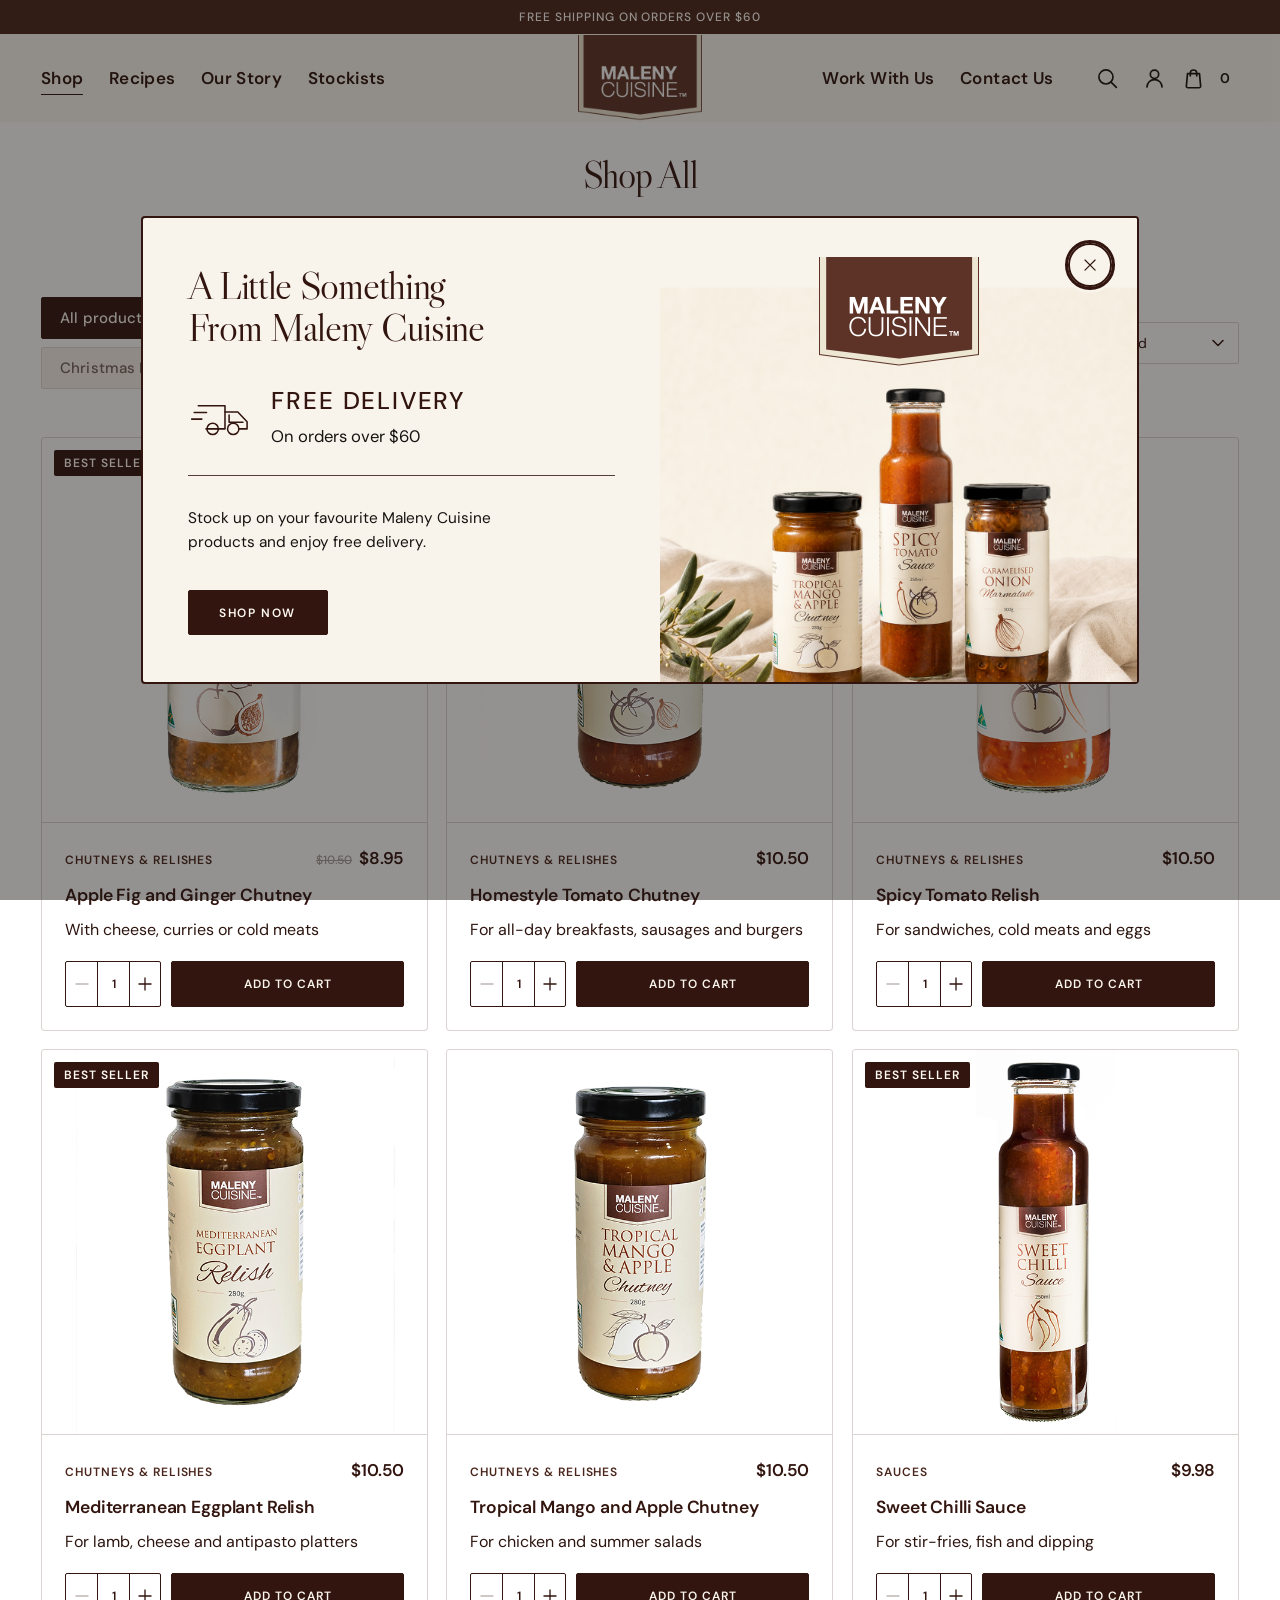
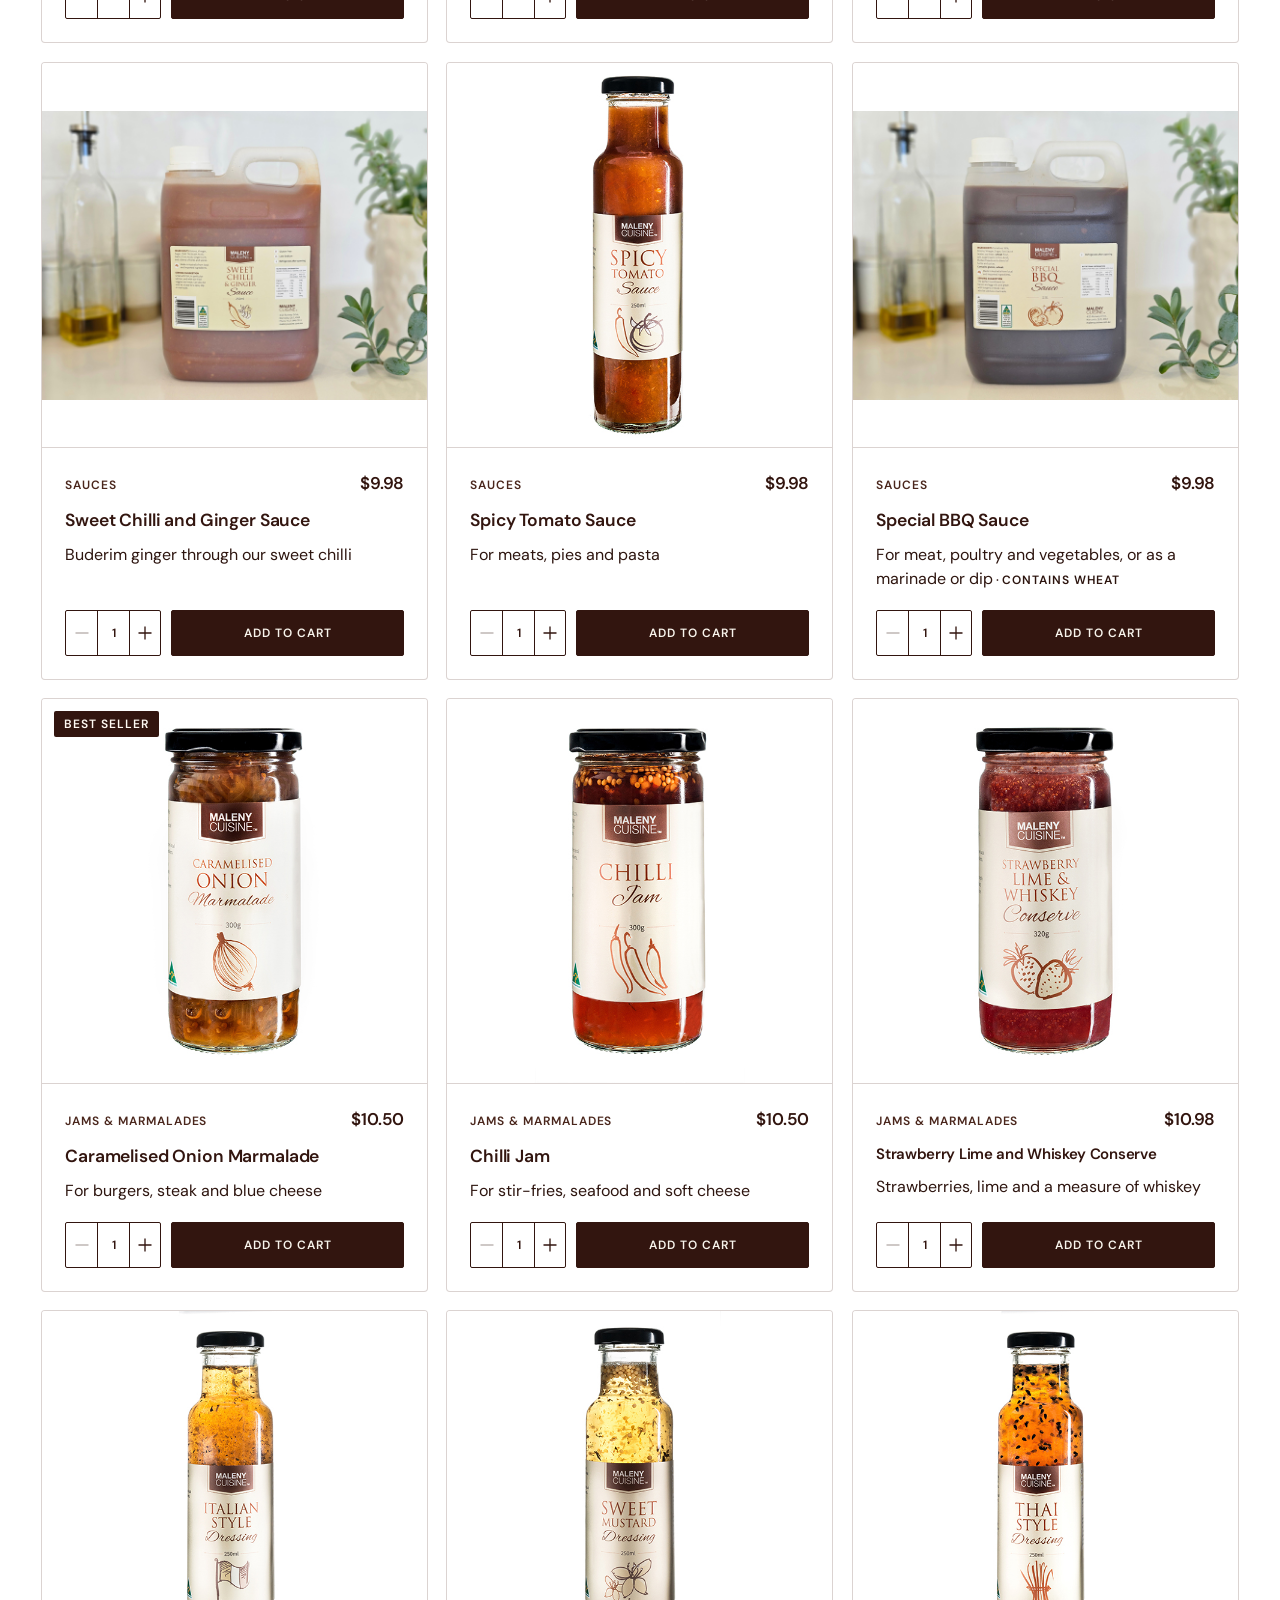
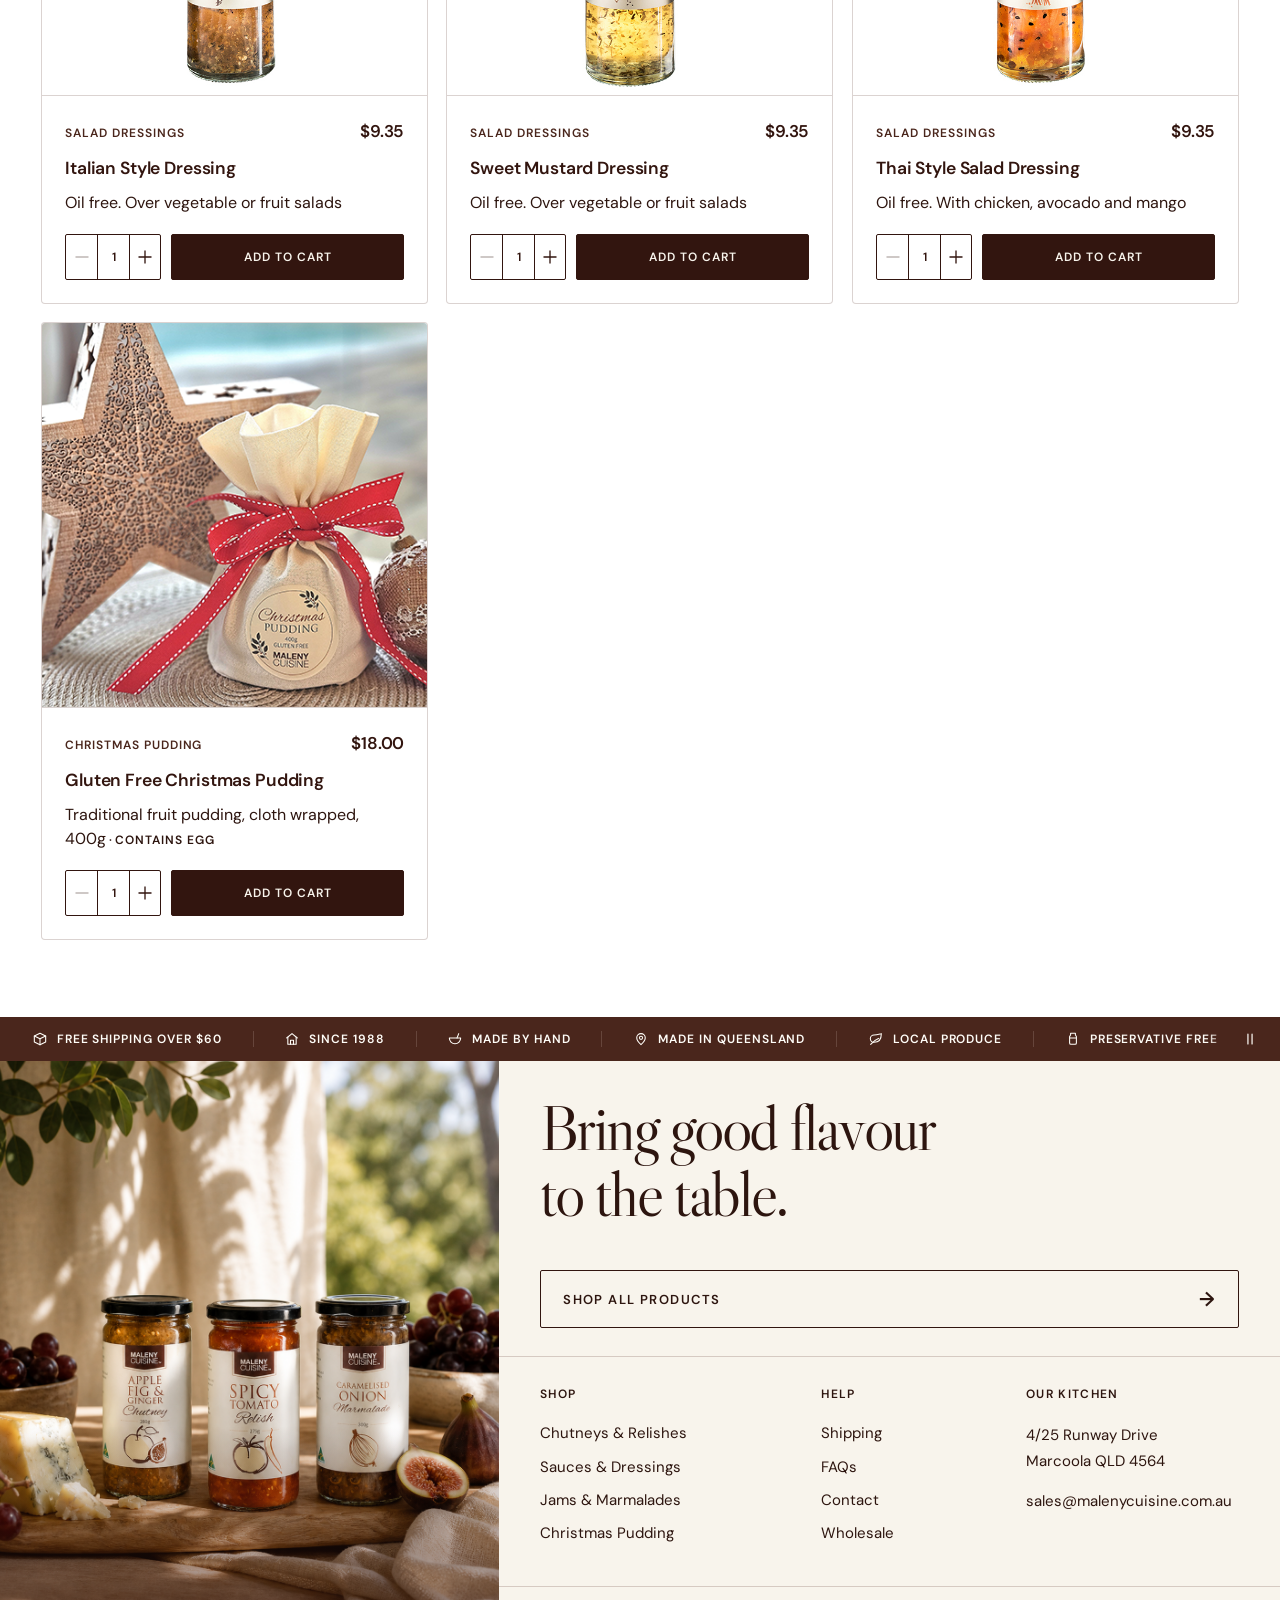
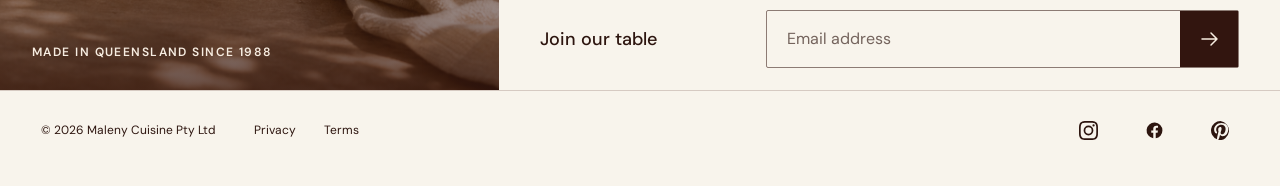
<file: archive-a.html>
<!doctype html>
<html lang="en">
  <head>
    <meta charset="UTF-8" />
    <meta name="viewport" content="width=device-width, initial-scale=1.0" />

    <meta name="description" content="Every Maleny Cuisine product in one place — chutneys, relishes, sauces, dressings, jams and marmalades, handmade on Queensland&#39;s Sunshine Coast." />
    <title>Shop all products — Maleny Cuisine</title>

    <link rel="preconnect" href="https://fonts.googleapis.com" />
    <link rel="preconnect" href="https://fonts.gstatic.com" crossorigin />
    <link
      href="https://fonts.googleapis.com/css2?family=DM+Sans:wght@400;500;600&family=Libre+Caslon+Display&family=Mrs+Saint+Delafield&display=swap"
      rel="stylesheet"
    />
    <link rel="stylesheet" href="styles.css" />
    <link rel="stylesheet" href="archive.css" />
    <link rel="stylesheet" href="cart.css" />
  </head>

  <body>
    <!--
      THESIS: The archive spends nothing on itself. Two words, one sentence, one
      row of controls, then product — the whole first screen is the shelf, not a
      category banner. Every category page inherits this shape unchanged.
      OWN-WORLD: The shipped Maleny Cuisine system, unchanged. Ivory chrome over
      a white shopping ground that now runs from the masthead to the footer,
      fig-brown ink, one Caslon line over DM Sans, 2px and 4px corners,
      hairlines, nothing shadowed at rest.
      STORY: A shopper lands, reads what the range is in one line, sees four
      jars immediately, narrows by line or reorders by price from a bar that
      follows them down, and adds to the bag from the card.
      FIRST VIEWPORT: Chrome, a short white header block — Caslon heading, one
      sentence, chips and sort — then the first full row of cards, with the
      second row breaking the fold.
      FORM: Shelf — the home page's rail unrolled. The same card, the same gap,
      four across, and the same step-downs to three, two and one.
      FINISH: unreviewed and undocumented is unfinished; this build ends with
      the finish review, the verdict, and DESIGN.md.
    -->
    <a class="skip-link" href="#main-content">Skip to content</a>

    <!-- ==================================================================
         PROMOTION — site chrome. Delete the whole block on a page where the
         offer would be intrusive (checkout, policies). The script guards for
         its absence.
         ================================================================== -->
    <div class="promotion" data-promotion hidden>
      <section
        class="promotion__dialog"
        role="dialog"
        aria-modal="true"
        aria-labelledby="promotion-title"
        aria-describedby="promotion-description"
      >
        <button class="promotion__close" type="button" aria-label="Close promotion" data-promotion-close>
          <svg viewBox="0 0 48 48" aria-hidden="true" focusable="false">
            <path d="M13 13l22 22M35 13 13 35" />
          </svg>
        </button>

        <div class="promotion__copy">
          <h2 id="promotion-title">A Little Something<br />From Maleny Cuisine</h2>

          <div class="promotion__delivery">
            <svg class="promotion__truck" viewBox="0 0 132 82" aria-hidden="true" focusable="false">
              <path d="M7 45h20M12 32h24M20 19h52v45H35" />
              <path d="M72 31h25l18 19v14H99M80 37v14h27" />
              <circle cx="48" cy="64" r="11" />
              <circle cx="88" cy="64" r="11" />
            </svg>
            <div>
              <p class="promotion__offer">Free delivery</p>
              <p class="promotion__threshold">On orders over $60</p>
            </div>
          </div>

          <p class="promotion__description" id="promotion-description">
            Stock up on your favourite Maleny Cuisine<br class="promotion__desktop-break" />
            products and enjoy free delivery.
          </p>

          <a class="promotion__cta" href="index.html#shop" data-promotion-shop>Shop now</a>
        </div>

        <div class="promotion__visual" aria-hidden="true">
          <img
            class="promotion__scene promotion__scene--desktop"
            src="assets/images/generated/promotional-banners/promotion-product-scene-desktop-v2.png"
            alt=""
          />
          <img
            class="promotion__scene promotion__scene--mobile"
            src="assets/images/generated/promotional-banners/promotion-product-scene-mobile-v2.png"
            alt=""
          />
          <img class="promotion__logo" src="assets/images/logo.png" alt="" />
        </div>
      </section>
    </div>

    <!-- ==================================================================
         HEADER — site chrome. Do not restructure per page. The only per-page
         edit allowed here is adding aria-current="page" to the nav link for
         the section you are on.
         ================================================================== -->
    <header class="site-header">
      <div class="announcement">
        <p>Free Shipping on orders over $60</p>
      </div>

      <nav class="navigation" aria-label="Main navigation">
        <button
          class="icon-button menu-toggle"
          type="button"
          aria-label="Open menu"
          aria-controls="mobile-menu"
          aria-expanded="false"
        >
          <span></span>
          <span></span>
        </button>

        <ul class="nav-links nav-links--left">
          <li class="has-mega">
            <a href="index.html#shop" aria-current="page" aria-expanded="false" aria-controls="mega-shop">Shop</a>
          </li>
          <li><a href="recipes.html">Recipes</a></li>
          <li><a href="our-story.html">Our Story</a></li>
          <li><a href="stockists.html">Stockists</a></li>
        </ul>

        <a class="brand" href="index.html" aria-label="Maleny Cuisine home">
          <img src="assets/images/logo.png" alt="Maleny Cuisine" />
        </a>

        <div class="nav-end">
          <ul class="nav-links nav-links--right">
            <li><a href="work-with-us.html">Work With Us</a></li>
            <li><a href="contact.html">Contact Us</a></li>
          </ul>

          <div class="nav-actions">
            <button class="icon-button search-toggle" type="button" aria-label="Search" aria-expanded="false">
              <svg viewBox="0 0 24 24" aria-hidden="true">
                <circle cx="10.5" cy="10.5" r="6.75"></circle>
                <path d="M15.4 15.4 20.5 20.5"></path>
              </svg>
            </button>

            <a class="icon-button account-link" href="#" aria-label="Your account">
              <svg viewBox="0 0 24 24" aria-hidden="true">
                <circle cx="12" cy="8" r="4"></circle>
                <path d="M4.75 20.25a7.25 7.25 0 0 1 14.5 0"></path>
              </svg>
            </a>

            <!-- A real link to the bag page, not a placeholder anchor: cart.js
                 takes the click over and opens the slide-out instead, so the
                 icon still leads somewhere with JavaScript off. -->
            <a class="icon-button bag-link" href="cart-b.html" aria-label="Shopping bag, 0 items">
              <svg viewBox="0 0 24 24" aria-hidden="true">
                <path d="M6.25 7.25h11.5l1.1 12a1.5 1.5 0 0 1-1.5 1.65H6.65a1.5 1.5 0 0 1-1.5-1.65l1.1-12Z"></path>
                <path d="M8.9 9.6V6.9a3.1 3.1 0 0 1 6.2 0v2.7"></path>
              </svg>
              <span class="bag-count" aria-hidden="true">0</span>
            </a>
          </div>
        </div>
      </nav>

      <div class="mega-menu" id="mega-shop" aria-hidden="true">
        <div class="mega-menu__inner">
          <div class="mega-menu__column">
            <ul class="mega-links">
              <li><a href="archive-a.html">Best Sellers</a></li>
              <li><a href="archive-a.html?category=chutneys">Chutneys</a></li>
              <li><a href="archive-a.html?category=chutneys">Relishes</a></li>
              <li><a href="archive-a.html?category=sauces">Sauces</a></li>
              <li><a href="archive-a.html?category=dressings">Salad Dressings</a></li>
              <li><a href="archive-a.html?category=jams">Jams &amp; Marmalades</a></li>
              <li><a href="index.html#shop">Shop All</a></li>
            </ul>
          </div>

          <div class="mega-cards">
            <a class="mega-card" href="archive-a.html?category=chutneys">
              <span class="mega-card__media">
                <img src="assets/images/Maleny-Cuisine-Chutneys.jpg" alt="" loading="lazy" />
              </span>
              <span class="mega-card__foot">
                <span class="mega-card__title">Chutneys &amp; Relishes</span>
                <span class="mega-card__arrow" aria-hidden="true">
                  <svg viewBox="0 0 24 24">
                    <circle cx="12" cy="12" r="10.25"></circle>
                    <path d="M8 12h8m-3.4-3.4L16 12l-3.4 3.4"></path>
                  </svg>
                </span>
              </span>
            </a>

            <a class="mega-card" href="archive-a.html?category=sauces">
              <span class="mega-card__media">
                <img src="assets/images/Maleny-Cuisine-Sauces.jpg" alt="" loading="lazy" />
              </span>
              <span class="mega-card__foot">
                <span class="mega-card__title">Sauces &amp; Dressings</span>
                <span class="mega-card__arrow" aria-hidden="true">
                  <svg viewBox="0 0 24 24">
                    <circle cx="12" cy="12" r="10.25"></circle>
                    <path d="M8 12h8m-3.4-3.4L16 12l-3.4 3.4"></path>
                  </svg>
                </span>
              </span>
            </a>

            <a class="mega-card" href="archive-a.html?category=jams">
              <span class="mega-card__media">
                <img src="assets/images/Maleny-Cuisine-Jams-Marmalades.jpg" alt="" loading="lazy" />
              </span>
              <span class="mega-card__foot">
                <span class="mega-card__title">Jams &amp; Marmalades</span>
                <span class="mega-card__arrow" aria-hidden="true">
                  <svg viewBox="0 0 24 24">
                    <circle cx="12" cy="12" r="10.25"></circle>
                    <path d="M8 12h8m-3.4-3.4L16 12l-3.4 3.4"></path>
                  </svg>
                </span>
              </span>
            </a>
          </div>
        </div>
      </div>

      <div class="search-panel" role="search" aria-hidden="true">
        <form class="search-form">
          <label for="site-search">Search Maleny Cuisine</label>
          <div class="search-field">
            <input id="site-search" name="q" type="search" placeholder="What are you looking for?" />
            <button type="submit">Search</button>
          </div>
        </form>
        <button class="search-close" type="button" aria-label="Close search">×</button>
      </div>

      <div class="mobile-menu" id="mobile-menu" aria-hidden="true">
        <form class="drawer-search" role="search">
          <svg viewBox="0 0 24 24" aria-hidden="true">
            <circle cx="10.5" cy="10.5" r="6.75"></circle>
            <path d="M15.4 15.4 20.5 20.5"></path>
          </svg>
          <input
            id="drawer-search-input"
            name="q"
            type="search"
            placeholder="Search for..."
            aria-label="Search Maleny Cuisine"
          />
        </form>

        <div class="drawer-tabs" role="tablist" aria-label="Menu sections">
          <button
            class="drawer-tab is-active"
            type="button"
            role="tab"
            id="tab-shop"
            aria-controls="panel-shop"
            aria-selected="true"
          >
            Shop All
          </button>
          <button
            class="drawer-tab"
            type="button"
            role="tab"
            id="tab-explore"
            aria-controls="panel-explore"
            aria-selected="false"
            tabindex="-1"
          >
            Explore
          </button>
        </div>

        <div class="drawer-panel is-active" id="panel-shop" role="tabpanel" aria-labelledby="tab-shop">
          <ul class="drawer-list">
            <li>
              <a class="drawer-card" href="archive-a.html">
                <span class="drawer-card__text">
                  <span class="drawer-card__title">Best Sellers</span>
                  <span class="drawer-card__sub">The best of Maleny Cuisine</span>
                </span>
                <span class="drawer-card__thumb">
                  <img src="assets/images/Maleny-Cuisine-products.jpg" alt="" loading="lazy" />
                </span>
              </a>
            </li>
            <li>
              <a class="drawer-card" href="archive-a.html?category=chutneys">
                <span class="drawer-card__text">
                  <span class="drawer-card__title">Chutneys</span>
                  <span class="drawer-card__sub">Slow-cooked in small batches</span>
                </span>
                <span class="drawer-card__thumb">
                  <img src="assets/images/Maleny-Cuisine-Chutneys.jpg" alt="" loading="lazy" />
                </span>
              </a>
            </li>
            <li>
              <a class="drawer-card" href="archive-a.html?category=chutneys">
                <span class="drawer-card__text">
                  <span class="drawer-card__title">Relishes</span>
                  <span class="drawer-card__sub">Tomato, onion &amp; eggplant</span>
                </span>
                <span class="drawer-card__thumb">
                  <img src="assets/images/Spicy-Tomato-Relish.jpg" alt="" loading="lazy" />
                </span>
              </a>
            </li>
            <li>
              <a class="drawer-card" href="archive-a.html?category=sauces">
                <span class="drawer-card__text">
                  <span class="drawer-card__title">Sauces</span>
                  <span class="drawer-card__sub">BBQ, sweet chilli &amp; more</span>
                </span>
                <span class="drawer-card__thumb">
                  <img src="assets/images/Maleny-Cuisine-Sauces.jpg" alt="" loading="lazy" />
                </span>
              </a>
            </li>
            <li>
              <a class="drawer-card" href="archive-a.html?category=dressings">
                <span class="drawer-card__text">
                  <span class="drawer-card__title">Salad Dressings</span>
                  <span class="drawer-card__sub">Italian, Thai &amp; sweet mustard</span>
                </span>
                <span class="drawer-card__thumb">
                  <img src="assets/images/Maleny-Cuisine-Salad-Dressings.jpg" alt="" loading="lazy" />
                </span>
              </a>
            </li>
            <li>
              <a class="drawer-card" href="archive-a.html?category=jams">
                <span class="drawer-card__text">
                  <span class="drawer-card__title">Jams &amp; Marmalades</span>
                  <span class="drawer-card__sub">Fruit picked at its best</span>
                </span>
                <span class="drawer-card__thumb">
                  <img src="assets/images/Maleny-Cuisine-Jams-Marmalades.jpg" alt="" loading="lazy" />
                </span>
              </a>
            </li>
            <li>
              <a class="drawer-card" href="index.html#shop">
                <span class="drawer-card__text">
                  <span class="drawer-card__title">Shop All</span>
                  <span class="drawer-card__sub">Browse the full range</span>
                </span>
                <span class="drawer-card__thumb">
                  <img src="assets/images/Grazing-Platter-1.jpg" alt="" loading="lazy" />
                </span>
              </a>
            </li>
          </ul>
        </div>

        <div class="drawer-panel" id="panel-explore" role="tabpanel" aria-labelledby="tab-explore" hidden>
          <ul class="drawer-list">
            <li>
              <a class="drawer-card" href="recipes.html">
                <span class="drawer-card__text">
                  <span class="drawer-card__title">Recipes</span>
                  <span class="drawer-card__sub">Ideas for every jar</span>
                </span>
                <span class="drawer-card__thumb">
                  <img src="assets/images/hover/Recipes-Home-Page-Image.jpg" alt="" loading="lazy" />
                </span>
              </a>
            </li>
            <li>
              <a class="drawer-card" href="our-story.html">
                <span class="drawer-card__text">
                  <span class="drawer-card__title">Our Story</span>
                  <span class="drawer-card__sub">Made on the Sunshine Coast</span>
                </span>
                <span class="drawer-card__thumb">
                  <img src="assets/images/ABOUT-US.jpeg" alt="" loading="lazy" />
                </span>
              </a>
            </li>
            <li>
              <a class="drawer-card" href="stockists.html">
                <span class="drawer-card__text">
                  <span class="drawer-card__title">Stockists</span>
                  <span class="drawer-card__sub">Find us near you</span>
                </span>
                <span class="drawer-card__thumb">
                  <img src="assets/images/chutney-cheese-fruit.jpg" alt="" loading="lazy" />
                </span>
              </a>
            </li>
            <li>
              <a class="drawer-card" href="work-with-us.html">
                <span class="drawer-card__text">
                  <span class="drawer-card__title">Work With Us</span>
                  <span class="drawer-card__sub">Wholesale &amp; food service</span>
                </span>
                <span class="drawer-card__thumb">
                  <img src="assets/images/FOOD-SERVICE_IMAGE-1.jpg" alt="" loading="lazy" />
                </span>
              </a>
            </li>
            <li>
              <a class="drawer-card" href="contact.html">
                <span class="drawer-card__text">
                  <span class="drawer-card__title">Contact Us</span>
                  <span class="drawer-card__sub">We would love to hear from you</span>
                </span>
                <span class="drawer-card__thumb">
                  <img src="assets/images/Grazing-Platter-1.jpg" alt="" loading="lazy" />
                </span>
              </a>
            </li>
          </ul>
        </div>

        <a class="mobile-menu__account" href="#">My account</a>
      </div>
    </header>

    <main id="main-content">
      <!-- Hero. Heading and one sentence, centred, no photograph: a category
           page has nothing to establish and a catalogue to get to. -->
      <section class="archive-hero" aria-labelledby="archive-title">
        <h1 class="archive-hero__title" id="archive-title">Shop All</h1>
        <p class="archive-hero__lede">Every jar we make, cooked in small batches in our own kitchen at Marcoola, from Sunshine Coast produce, since 1988.</p>
      </section>

      <!-- Filter. The home page's chip row, restated as navigation: each chip
           is a real link to that line's own page, so it carries aria-current
           rather than aria-pressed and needs no script to work. The <nav> wraps
           only the links; sort is a control, not navigation, so it sits beside
           the nav rather than inside it. -->
      <div class="archive-filter" data-filter-bar>
        <div class="archive-filter__inner">
          <nav class="archive-filter__chips" aria-label="Product categories">
            <a
              class="collection-chip collection-chip--link"
              href="archive-a.html"
              aria-current="page"
            >All products</a>
            <a
              class="collection-chip collection-chip--link"
              href="archive-a.html?category=chutneys"
            >Chutneys &amp; Relishes</a>
            <a
              class="collection-chip collection-chip--link"
              href="archive-a.html?category=sauces"
            >Sauces</a>
            <a
              class="collection-chip collection-chip--link"
              href="archive-a.html?category=jams"
            >Jams &amp; Marmalades</a>
            <a
              class="collection-chip collection-chip--link"
              href="archive-a.html?category=dressings"
            >Salad Dressings</a>
            <a
              class="collection-chip collection-chip--link"
              href="archive-a.html?category=puddings"
            >Christmas Pudding</a>
          </nav>

          <div class="archive-sort">
            <label class="archive-sort__label" for="archive-sort">Sort by</label>
            <select class="archive-sort__select" id="archive-sort" data-archive-sort>
              <option value="featured">Featured</option>
              <option value="name-asc">Name: A to Z</option>
              <option value="name-desc">Name: Z to A</option>
              <option value="price-asc">Price: low to high</option>
              <option value="price-desc">Price: high to low</option>
            </select>
          </div>
        </div>
      </div>

      <section class="archive-grid-band" aria-labelledby="archive-grid-title">
        <h2 class="visually-hidden" id="archive-grid-title">All products</h2>

        <ul class="archive-grid" data-archive-grid>
          <li class="archive-grid__item" data-category="chutneys" data-bestseller>
            <article class="product-card product-card--grid" aria-labelledby="product-1-name">
              <a
                class="product-card__media product-card__media-link"
                href="product.html"
                aria-label="View Apple Fig and Ginger Chutney"
              >
                <span class="product-card__flag">Best seller</span>
                <img
                  class="product-card__image"
                  src="assets/images/Apple-Fig-And-Ginger-hutney.jpg"
                  alt="Maleny Cuisine Apple Fig and Ginger Chutney"
                  width="640"
                  height="640"
                  loading="lazy"
                  decoding="async"
                />
                <img
                  class="product-card__image product-card__image--alt"
                  src="assets/images/hover/AppleFigGinger_219895.jpg"
                  alt=""
                  aria-hidden="true"
                  loading="lazy"
                  decoding="async"
                />
              </a>


              <div class="product-card__content">
                <div class="product-card__meta">
                  <p class="product-card__category">Chutneys &amp; Relishes</p>
                  <p class="product-card__price product-card__price--sale">
                    <span class="visually-hidden">Was</span>
                    <s class="price-was">$10.50</s>
                    <span class="visually-hidden">now</span>
                    <span class="price-now">$8.95</span>
                  </p>
                </div>

                <h3 class="product-card__title" id="product-1-name"><a class="product-card__title-link" href="product.html">Apple Fig and Ginger Chutney</a></h3>
                <p class="product-card__description">With cheese, curries or cold meats</p>

                <div class="purchase-row">
                  <div class="quantity-control" role="group" aria-labelledby="product-1-qty">
                    <span class="visually-hidden" id="product-1-qty">Quantity of Apple Fig and Ginger Chutney</span>
                    <button
                      class="quantity-control__button"
                      type="button"
                      aria-label="Decrease quantity of Apple Fig and Ginger Chutney"
                      data-decrease
                    ><svg viewBox="0 0 24 24" aria-hidden="true"><path d="M5 12h14" /></svg></button>
                    <output class="quantity-control__value" data-quantity>1</output>
                    <button
                      class="quantity-control__button"
                      type="button"
                      aria-label="Increase quantity of Apple Fig and Ginger Chutney"
                      data-increase
                    ><svg viewBox="0 0 24 24" aria-hidden="true"><path d="M12 5v14M5 12h14" /></svg></button>
                  </div>

                  <button
                    class="add-button"
                    type="button"
                    data-add-to-cart
                    data-product="Apple Fig and Ginger Chutney"
                  ><span data-add-label>Add to cart</span></button>
                </div>
              </div>

            </article>
          </li>

          <li class="archive-grid__item" data-category="chutneys" data-bestseller>
            <article class="product-card product-card--grid" aria-labelledby="product-2-name">
              <a
                class="product-card__media product-card__media-link"
                href="product.html"
                aria-label="View Homestyle Tomato Chutney"
              >
                <span class="product-card__flag">Best seller</span>
                <img
                  class="product-card__image"
                  src="assets/images/Homestyle-Tomato-Chutney_.png"
                  alt="Maleny Cuisine Homestyle Tomato Chutney"
                  width="640"
                  height="640"
                  loading="lazy"
                  decoding="async"
                />
                <img
                  class="product-card__image product-card__image--alt"
                  src="assets/images/hover/CHUTNEY_IMAGE.jpg"
                  alt=""
                  aria-hidden="true"
                  loading="lazy"
                  decoding="async"
                />
              </a>

              <div class="product-card__content">
                <div class="product-card__meta">
                  <p class="product-card__category">Chutneys &amp; Relishes</p>
                  <p class="product-card__price">$10.50</p>
                </div>

                <h3 class="product-card__title" id="product-2-name"><a class="product-card__title-link" href="product.html">Homestyle Tomato Chutney</a></h3>
                <p class="product-card__description">For all-day breakfasts, sausages and burgers</p>

                <div class="purchase-row">
                  <div class="quantity-control" role="group" aria-labelledby="product-2-qty">
                    <span class="visually-hidden" id="product-2-qty">Quantity of Homestyle Tomato Chutney</span>
                    <button
                      class="quantity-control__button"
                      type="button"
                      aria-label="Decrease quantity of Homestyle Tomato Chutney"
                      data-decrease
                    ><svg viewBox="0 0 24 24" aria-hidden="true"><path d="M5 12h14" /></svg></button>
                    <output class="quantity-control__value" data-quantity>1</output>
                    <button
                      class="quantity-control__button"
                      type="button"
                      aria-label="Increase quantity of Homestyle Tomato Chutney"
                      data-increase
                    ><svg viewBox="0 0 24 24" aria-hidden="true"><path d="M12 5v14M5 12h14" /></svg></button>
                  </div>

                  <button
                    class="add-button"
                    type="button"
                    data-add-to-cart
                    data-product="Homestyle Tomato Chutney"
                  ><span data-add-label>Add to cart</span></button>
                </div>
              </div>
            </article>
          </li>

          <li class="archive-grid__item" data-category="chutneys" data-bestseller>
            <article class="product-card product-card--grid" aria-labelledby="product-3-name">
              <a
                class="product-card__media product-card__media-link"
                href="product.html"
                aria-label="View Spicy Tomato Relish"
              >
                <span class="product-card__flag">Best seller</span>
                <img
                  class="product-card__image"
                  src="assets/images/Spicy-Tomato-Relish.jpg"
                  alt="Maleny Cuisine Spicy Tomato Relish"
                  width="640"
                  height="640"
                  loading="lazy"
                  decoding="async"
                />
                <img
                  class="product-card__image product-card__image--alt"
                  src="assets/images/hover/chutney-cheese-fruit.jpg"
                  alt=""
                  aria-hidden="true"
                  loading="lazy"
                  decoding="async"
                />
              </a>

              <div class="product-card__content">
                <div class="product-card__meta">
                  <p class="product-card__category">Chutneys &amp; Relishes</p>
                  <p class="product-card__price">$10.50</p>
                </div>

                <h3 class="product-card__title" id="product-3-name"><a class="product-card__title-link" href="product.html">Spicy Tomato Relish</a></h3>
                <p class="product-card__description">For sandwiches, cold meats and eggs</p>

                <div class="purchase-row">
                  <div class="quantity-control" role="group" aria-labelledby="product-3-qty">
                    <span class="visually-hidden" id="product-3-qty">Quantity of Spicy Tomato Relish</span>
                    <button
                      class="quantity-control__button"
                      type="button"
                      aria-label="Decrease quantity of Spicy Tomato Relish"
                      data-decrease
                    ><svg viewBox="0 0 24 24" aria-hidden="true"><path d="M5 12h14" /></svg></button>
                    <output class="quantity-control__value" data-quantity>1</output>
                    <button
                      class="quantity-control__button"
                      type="button"
                      aria-label="Increase quantity of Spicy Tomato Relish"
                      data-increase
                    ><svg viewBox="0 0 24 24" aria-hidden="true"><path d="M12 5v14M5 12h14" /></svg></button>
                  </div>

                  <button
                    class="add-button"
                    type="button"
                    data-add-to-cart
                    data-product="Spicy Tomato Relish"
                  ><span data-add-label>Add to cart</span></button>
                </div>
              </div>
            </article>
          </li>

          <li class="archive-grid__item" data-category="chutneys" data-bestseller>
            <article class="product-card product-card--grid" aria-labelledby="product-4-name">
              <a
                class="product-card__media product-card__media-link"
                href="product.html"
                aria-label="View Mediterranean Eggplant Relish"
              >
                <span class="product-card__flag">Best seller</span>
                <img
                  class="product-card__image"
                  src="assets/images/Mediterranean-Eggplant-Relish.png"
                  alt="Maleny Cuisine Mediterranean Eggplant Relish"
                  width="640"
                  height="640"
                  loading="lazy"
                  decoding="async"
                />
                <img
                  class="product-card__image product-card__image--alt"
                  src="assets/images/hover/lamb-savoury-eggplant-chutney-pizza.jpg"
                  alt=""
                  aria-hidden="true"
                  loading="lazy"
                  decoding="async"
                />
              </a>

              <div class="product-card__content">
                <div class="product-card__meta">
                  <p class="product-card__category">Chutneys &amp; Relishes</p>
                  <p class="product-card__price">$10.50</p>
                </div>


                <h3 class="product-card__title" id="product-4-name"><a class="product-card__title-link" href="product.html">Mediterranean Eggplant Relish</a></h3>

                <p class="product-card__description">For lamb, cheese and antipasto platters</p>

                <div class="purchase-row">
                  <div class="quantity-control" role="group" aria-labelledby="product-4-qty">
                    <span class="visually-hidden" id="product-4-qty">Quantity of Mediterranean Eggplant Relish</span>
                    <button
                      class="quantity-control__button"
                      type="button"
                      aria-label="Decrease quantity of Mediterranean Eggplant Relish"
                      data-decrease
                    ><svg viewBox="0 0 24 24" aria-hidden="true"><path d="M5 12h14" /></svg></button>
                    <output class="quantity-control__value" data-quantity>1</output>
                    <button
                      class="quantity-control__button"
                      type="button"
                      aria-label="Increase quantity of Mediterranean Eggplant Relish"
                      data-increase
                    ><svg viewBox="0 0 24 24" aria-hidden="true"><path d="M12 5v14M5 12h14" /></svg></button>
                  </div>

                  <button
                    class="add-button"
                    type="button"
                    data-add-to-cart
                    data-product="Mediterranean Eggplant Relish"
                  ><span data-add-label>Add to cart</span></button>
                </div>
              </div>
            </article>
          </li>

          <li class="archive-grid__item" data-category="chutneys">
            <article class="product-card product-card--grid" aria-labelledby="product-5-name">
              <a
                class="product-card__media product-card__media-link"
                href="product.html"
                aria-label="View Tropical Mango and Apple Chutney"
              >
                <img
                  class="product-card__image"
                  src="assets/images/Tropical-Mango-and-Apple-Chutney.png"
                  alt="Maleny Cuisine Tropical Mango and Apple Chutney"
                  width="640"
                  height="640"
                  loading="lazy"
                  decoding="async"
                />
                <img
                  class="product-card__image product-card__image--alt"
                  src="assets/images/hover/Grazing-Platter_BANNERFINAL.jpg"
                  alt=""
                  aria-hidden="true"
                  loading="lazy"
                  decoding="async"
                />
              </a>

              <div class="product-card__content">
                <div class="product-card__meta">
                  <p class="product-card__category">Chutneys &amp; Relishes</p>
                  <p class="product-card__price">$10.50</p>
                </div>

                <h3 class="product-card__title" id="product-5-name"><a class="product-card__title-link" href="product.html">Tropical Mango and Apple Chutney</a></h3>
                <p class="product-card__description">For chicken and summer salads</p>

                <div class="purchase-row">
                  <div class="quantity-control" role="group" aria-labelledby="product-5-qty">
                    <span class="visually-hidden" id="product-5-qty">Quantity of Tropical Mango and Apple Chutney</span>
                    <button
                      class="quantity-control__button"
                      type="button"
                      aria-label="Decrease quantity of Tropical Mango and Apple Chutney"
                      data-decrease
                    ><svg viewBox="0 0 24 24" aria-hidden="true"><path d="M5 12h14" /></svg></button>
                    <output class="quantity-control__value" data-quantity>1</output>
                    <button
                      class="quantity-control__button"
                      type="button"
                      aria-label="Increase quantity of Tropical Mango and Apple Chutney"
                      data-increase
                    ><svg viewBox="0 0 24 24" aria-hidden="true"><path d="M12 5v14M5 12h14" /></svg></button>
                  </div>

                  <button
                    class="add-button"
                    type="button"
                    data-add-to-cart
                    data-product="Tropical Mango and Apple Chutney"
                  ><span data-add-label>Add to cart</span></button>
                </div>
              </div>
            </article>
          </li>

          <li class="archive-grid__item" data-category="sauces" data-bestseller>
            <article class="product-card product-card--grid" aria-labelledby="product-6-name">
              <a
                class="product-card__media product-card__media-link"
                href="product.html"
                aria-label="View Sweet Chilli Sauce"
              >
                <span class="product-card__flag">Best seller</span>
                <img
                  class="product-card__image"
                  src="assets/images/Sweet-Chilli-Sauce.jpg"
                  alt="Maleny Cuisine Sweet Chilli Sauce"
                  width="640"
                  height="640"
                  loading="lazy"
                  decoding="async"
                />
                <img
                  class="product-card__image product-card__image--alt"
                  src="assets/images/hover/SAUCES_IMAGE.jpg"
                  alt=""
                  aria-hidden="true"
                  loading="lazy"
                  decoding="async"
                />
              </a>

              <div class="product-card__content">
                <div class="product-card__meta">
                  <p class="product-card__category">Sauces</p>
                  <p class="product-card__price">$9.98</p>
                </div>

                <h3 class="product-card__title" id="product-6-name"><a class="product-card__title-link" href="product.html">Sweet Chilli Sauce</a></h3>
                <p class="product-card__description">For stir-fries, fish and dipping</p>

                <div class="purchase-row">
                  <div class="quantity-control" role="group" aria-labelledby="product-6-qty">
                    <span class="visually-hidden" id="product-6-qty">Quantity of Sweet Chilli Sauce</span>
                    <button
                      class="quantity-control__button"
                      type="button"
                      aria-label="Decrease quantity of Sweet Chilli Sauce"
                      data-decrease
                    ><svg viewBox="0 0 24 24" aria-hidden="true"><path d="M5 12h14" /></svg></button>
                    <output class="quantity-control__value" data-quantity>1</output>
                    <button
                      class="quantity-control__button"
                      type="button"
                      aria-label="Increase quantity of Sweet Chilli Sauce"
                      data-increase
                    ><svg viewBox="0 0 24 24" aria-hidden="true"><path d="M12 5v14M5 12h14" /></svg></button>
                  </div>

                  <button
                    class="add-button"
                    type="button"
                    data-add-to-cart
                    data-product="Sweet Chilli Sauce"
                  ><span data-add-label>Add to cart</span></button>
                </div>
              </div>
            </article>
          </li>

          <li class="archive-grid__item" data-category="sauces">
            <article class="product-card product-card--grid" aria-labelledby="product-7-name">
              <a
                class="product-card__media product-card__media-link"
                href="product.html"
                aria-label="View Sweet Chilli and Ginger Sauce"
              >
                <img
                  class="product-card__image"
                  src="assets/images/Sweet-Chilli-Ginger-Sauce.jpg"
                  alt="Maleny Cuisine Sweet Chilli and Ginger Sauce"
                  width="640"
                  height="640"
                  loading="lazy"
                  decoding="async"
                />
                <img
                  class="product-card__image product-card__image--alt"
                  src="assets/images/hover/sweet-chilli-ginger-pork-dumplings.jpg"
                  alt=""
                  aria-hidden="true"
                  loading="lazy"
                  decoding="async"
                />
              </a>

              <div class="product-card__content">
                <div class="product-card__meta">
                  <p class="product-card__category">Sauces</p>
                  <p class="product-card__price">$9.98</p>
                </div>

                <h3 class="product-card__title" id="product-7-name"><a class="product-card__title-link" href="product.html">Sweet Chilli and Ginger Sauce</a></h3>
                <p class="product-card__description">Buderim ginger through our sweet chilli</p>

                <div class="purchase-row">
                  <div class="quantity-control" role="group" aria-labelledby="product-7-qty">
                    <span class="visually-hidden" id="product-7-qty">Quantity of Sweet Chilli and Ginger Sauce</span>
                    <button
                      class="quantity-control__button"
                      type="button"
                      aria-label="Decrease quantity of Sweet Chilli and Ginger Sauce"
                      data-decrease
                    ><svg viewBox="0 0 24 24" aria-hidden="true"><path d="M5 12h14" /></svg></button>
                    <output class="quantity-control__value" data-quantity>1</output>
                    <button
                      class="quantity-control__button"
                      type="button"
                      aria-label="Increase quantity of Sweet Chilli and Ginger Sauce"
                      data-increase
                    ><svg viewBox="0 0 24 24" aria-hidden="true"><path d="M12 5v14M5 12h14" /></svg></button>
                  </div>

                  <button
                    class="add-button"
                    type="button"
                    data-add-to-cart
                    data-product="Sweet Chilli and Ginger Sauce"
                  ><span data-add-label>Add to cart</span></button>
                </div>
              </div>
            </article>
          </li>

          <li class="archive-grid__item" data-category="sauces">
            <article class="product-card product-card--grid" aria-labelledby="product-8-name">
              <a
                class="product-card__media product-card__media-link"
                href="product.html"
                aria-label="View Spicy Tomato Sauce"
              >
                <img
                  class="product-card__image"
                  src="assets/images/Spicy-Tomato-Sauce.jpg"
                  alt="Maleny Cuisine Spicy Tomato Sauce"
                  width="640"
                  height="640"
                  loading="lazy"
                  decoding="async"
                />
                <img
                  class="product-card__image product-card__image--alt"
                  src="assets/images/hover/Recipes-Home-Page-Image.jpg"
                  alt=""
                  aria-hidden="true"
                  loading="lazy"
                  decoding="async"
                />
              </a>

              <div class="product-card__content">
                <div class="product-card__meta">
                  <p class="product-card__category">Sauces</p>
                  <p class="product-card__price">$9.98</p>
                </div>

                <h3 class="product-card__title" id="product-8-name"><a class="product-card__title-link" href="product.html">Spicy Tomato Sauce</a></h3>
                <p class="product-card__description">For meats, pies and pasta</p>

                <div class="purchase-row">
                  <div class="quantity-control" role="group" aria-labelledby="product-8-qty">
                    <span class="visually-hidden" id="product-8-qty">Quantity of Spicy Tomato Sauce</span>
                    <button
                      class="quantity-control__button"
                      type="button"
                      aria-label="Decrease quantity of Spicy Tomato Sauce"
                      data-decrease
                    ><svg viewBox="0 0 24 24" aria-hidden="true"><path d="M5 12h14" /></svg></button>
                    <output class="quantity-control__value" data-quantity>1</output>
                    <button
                      class="quantity-control__button"
                      type="button"
                      aria-label="Increase quantity of Spicy Tomato Sauce"
                      data-increase
                    ><svg viewBox="0 0 24 24" aria-hidden="true"><path d="M12 5v14M5 12h14" /></svg></button>
                  </div>

                  <button
                    class="add-button"
                    type="button"
                    data-add-to-cart
                    data-product="Spicy Tomato Sauce"
                  ><span data-add-label>Add to cart</span></button>
                </div>
              </div>
            </article>
          </li>

          <li class="archive-grid__item" data-category="sauces">
            <article class="product-card product-card--grid" aria-labelledby="product-9-name">
              <a
                class="product-card__media product-card__media-link"
                href="product.html"
                aria-label="View Special BBQ Sauce"
              >
                <img
                  class="product-card__image"
                  src="assets/images/Special-BBQ-Sauce.jpg"
                  alt="Maleny Cuisine Special BBQ Sauce"
                  width="640"
                  height="640"
                  loading="lazy"
                  decoding="async"
                />
                <img
                  class="product-card__image product-card__image--alt"
                  src="assets/images/hover/Special-BBQ.jpg"
                  alt=""
                  aria-hidden="true"
                  loading="lazy"
                  decoding="async"
                />
              </a>

              <div class="product-card__content">
                <div class="product-card__meta">
                  <p class="product-card__category">Sauces</p>
                  <p class="product-card__price">$9.98</p>
                </div>

                <h3 class="product-card__title" id="product-9-name"><a class="product-card__title-link" href="product.html">Special BBQ Sauce</a></h3>
                <p class="product-card__description">
                  For meat, poultry and vegetables, or as a marinade or dip<span
                    class="product-card__note"
                  >Contains wheat</span>
                </p>

                <div class="purchase-row">
                  <div class="quantity-control" role="group" aria-labelledby="product-9-qty">
                    <span class="visually-hidden" id="product-9-qty">Quantity of Special BBQ Sauce</span>
                    <button
                      class="quantity-control__button"
                      type="button"
                      aria-label="Decrease quantity of Special BBQ Sauce"
                      data-decrease
                    ><svg viewBox="0 0 24 24" aria-hidden="true"><path d="M5 12h14" /></svg></button>
                    <output class="quantity-control__value" data-quantity>1</output>
                    <button
                      class="quantity-control__button"
                      type="button"
                      aria-label="Increase quantity of Special BBQ Sauce"
                      data-increase
                    ><svg viewBox="0 0 24 24" aria-hidden="true"><path d="M12 5v14M5 12h14" /></svg></button>
                  </div>

                  <button
                    class="add-button"
                    type="button"
                    data-add-to-cart
                    data-product="Special BBQ Sauce"
                  ><span data-add-label>Add to cart</span></button>
                </div>
              </div>
            </article>
          </li>

          <li class="archive-grid__item" data-category="jams" data-bestseller>
            <article class="product-card product-card--grid" aria-labelledby="product-10-name">
              <a
                class="product-card__media product-card__media-link"
                href="product.html"
                aria-label="View Caramelised Onion Marmalade"
              >
                <span class="product-card__flag">Best seller</span>
                <img
                  class="product-card__image"
                  src="assets/images/Caramelised-Onion.jpg"
                  alt="Maleny Cuisine Caramelised Onion Marmalade"
                  width="640"
                  height="640"
                  loading="lazy"
                  decoding="async"
                />
                <img
                  class="product-card__image product-card__image--alt"
                  src="assets/images/hover/MARMALADE-IMAGE.jpg"
                  alt=""
                  aria-hidden="true"
                  loading="lazy"
                  decoding="async"
                />
              </a>

              <div class="product-card__content">
                <div class="product-card__meta">
                  <p class="product-card__category">Jams &amp; Marmalades</p>
                  <p class="product-card__price">$10.50</p>
                </div>

                <h3 class="product-card__title" id="product-10-name"><a class="product-card__title-link" href="product.html">Caramelised Onion Marmalade</a></h3>
                <p class="product-card__description">For burgers, steak and blue cheese</p>

                <div class="purchase-row">
                  <div class="quantity-control" role="group" aria-labelledby="product-10-qty">
                    <span class="visually-hidden" id="product-10-qty">Quantity of Caramelised Onion Marmalade</span>
                    <button
                      class="quantity-control__button"
                      type="button"
                      aria-label="Decrease quantity of Caramelised Onion Marmalade"
                      data-decrease
                    ><svg viewBox="0 0 24 24" aria-hidden="true"><path d="M5 12h14" /></svg></button>
                    <output class="quantity-control__value" data-quantity>1</output>
                    <button
                      class="quantity-control__button"
                      type="button"
                      aria-label="Increase quantity of Caramelised Onion Marmalade"
                      data-increase
                    ><svg viewBox="0 0 24 24" aria-hidden="true"><path d="M12 5v14M5 12h14" /></svg></button>
                  </div>

                  <button
                    class="add-button"
                    type="button"
                    data-add-to-cart
                    data-product="Caramelised Onion Marmalade"
                  ><span data-add-label>Add to cart</span></button>
                </div>
              </div>
            </article>
          </li>

          <li class="archive-grid__item" data-category="jams">
            <article class="product-card product-card--grid" aria-labelledby="product-11-name">
              <a
                class="product-card__media product-card__media-link"
                href="product.html"
                aria-label="View Chilli Jam"
              >
                <img
                  class="product-card__image"
                  src="assets/images/Chilli-Jam.jpg"
                  alt="Maleny Cuisine Chilli Jam"
                  width="640"
                  height="640"
                  loading="lazy"
                  decoding="async"
                />
                <img
                  class="product-card__image product-card__image--alt"
                  src="assets/images/hover/Grazing-Platter-1.jpg"
                  alt=""
                  aria-hidden="true"
                  loading="lazy"
                  decoding="async"
                />
              </a>

              <div class="product-card__content">
                <div class="product-card__meta">
                  <p class="product-card__category">Jams &amp; Marmalades</p>
                  <p class="product-card__price">$10.50</p>
                </div>

                <h3 class="product-card__title" id="product-11-name"><a class="product-card__title-link" href="product.html">Chilli Jam</a></h3>
                <p class="product-card__description">For stir-fries, seafood and soft cheese</p>

                <div class="purchase-row">
                  <div class="quantity-control" role="group" aria-labelledby="product-11-qty">
                    <span class="visually-hidden" id="product-11-qty">Quantity of Chilli Jam</span>
                    <button
                      class="quantity-control__button"
                      type="button"
                      aria-label="Decrease quantity of Chilli Jam"
                      data-decrease
                    ><svg viewBox="0 0 24 24" aria-hidden="true"><path d="M5 12h14" /></svg></button>
                    <output class="quantity-control__value" data-quantity>1</output>
                    <button
                      class="quantity-control__button"
                      type="button"
                      aria-label="Increase quantity of Chilli Jam"
                      data-increase
                    ><svg viewBox="0 0 24 24" aria-hidden="true"><path d="M12 5v14M5 12h14" /></svg></button>
                  </div>

                  <button
                    class="add-button"
                    type="button"
                    data-add-to-cart
                    data-product="Chilli Jam"
                  ><span data-add-label>Add to cart</span></button>
                </div>
              </div>
            </article>
          </li>

          <li class="archive-grid__item" data-category="jams">
            <article class="product-card product-card--grid" aria-labelledby="product-12-name">
              <a
                class="product-card__media product-card__media-link"
                href="product.html"
                aria-label="View Strawberry Lime and Whiskey Conserve"
              >
                <img
                  class="product-card__image"
                  src="assets/images/Strawberry-Lime-And-Whisky-Conserve.jpg"
                  alt="Maleny Cuisine Strawberry Lime and Whiskey Conserve"
                  width="640"
                  height="640"
                  loading="lazy"
                  decoding="async"
                />
                <img
                  class="product-card__image product-card__image--alt"
                  src="assets/images/hover/Strawberry-Lime-Whiskey-Jame.jpg"
                  alt=""
                  aria-hidden="true"
                  loading="lazy"
                  decoding="async"
                />
              </a>

              <div class="product-card__content">
                <div class="product-card__meta">
                  <p class="product-card__category">Jams &amp; Marmalades</p>
                  <p class="product-card__price">$10.98</p>
                </div>

                <h3 class="product-card__title product-card__title--long" id="product-12-name"><a class="product-card__title-link" href="product.html">Strawberry Lime and Whiskey Conserve</a></h3>
                <p class="product-card__description">Strawberries, lime and a measure of whiskey</p>

                <div class="purchase-row">
                  <div class="quantity-control" role="group" aria-labelledby="product-12-qty">
                    <span class="visually-hidden" id="product-12-qty">Quantity of Strawberry Lime and Whiskey Conserve</span>
                    <button
                      class="quantity-control__button"
                      type="button"
                      aria-label="Decrease quantity of Strawberry Lime and Whiskey Conserve"
                      data-decrease
                    ><svg viewBox="0 0 24 24" aria-hidden="true"><path d="M5 12h14" /></svg></button>
                    <output class="quantity-control__value" data-quantity>1</output>
                    <button
                      class="quantity-control__button"
                      type="button"
                      aria-label="Increase quantity of Strawberry Lime and Whiskey Conserve"
                      data-increase
                    ><svg viewBox="0 0 24 24" aria-hidden="true"><path d="M12 5v14M5 12h14" /></svg></button>
                  </div>

                  <button
                    class="add-button"
                    type="button"
                    data-add-to-cart
                    data-product="Strawberry Lime and Whiskey Conserve"
                  ><span data-add-label>Add to cart</span></button>
                </div>
              </div>
            </article>
          </li>

          <li class="archive-grid__item" data-category="dressings">
            <article class="product-card product-card--grid" aria-labelledby="product-13-name">
              <a
                class="product-card__media product-card__media-link"
                href="product.html"
                aria-label="View Italian Style Dressing"
              >
                <img
                  class="product-card__image"
                  src="assets/images/Italian-Style-Salad-Dressing.jpg"
                  alt="Maleny Cuisine Italian Style Dressing"
                  width="640"
                  height="640"
                  loading="lazy"
                  decoding="async"
                />
                <img
                  class="product-card__image product-card__image--alt"
                  src="assets/images/hover/Grazing-Platter_BANNER.jpg"
                  alt=""
                  aria-hidden="true"
                  loading="lazy"
                  decoding="async"
                />
              </a>

              <div class="product-card__content">
                <div class="product-card__meta">
                  <p class="product-card__category">Salad Dressings</p>
                  <p class="product-card__price">$9.35</p>
                </div>

                <h3 class="product-card__title" id="product-13-name"><a class="product-card__title-link" href="product.html">Italian Style Dressing</a></h3>
                <p class="product-card__description">Oil free. Over vegetable or fruit salads</p>

                <div class="purchase-row">
                  <div class="quantity-control" role="group" aria-labelledby="product-13-qty">
                    <span class="visually-hidden" id="product-13-qty">Quantity of Italian Style Dressing</span>
                    <button
                      class="quantity-control__button"
                      type="button"
                      aria-label="Decrease quantity of Italian Style Dressing"
                      data-decrease
                    ><svg viewBox="0 0 24 24" aria-hidden="true"><path d="M5 12h14" /></svg></button>
                    <output class="quantity-control__value" data-quantity>1</output>
                    <button
                      class="quantity-control__button"
                      type="button"
                      aria-label="Increase quantity of Italian Style Dressing"
                      data-increase
                    ><svg viewBox="0 0 24 24" aria-hidden="true"><path d="M12 5v14M5 12h14" /></svg></button>
                  </div>

                  <button
                    class="add-button"
                    type="button"
                    data-add-to-cart
                    data-product="Italian Style Dressing"
                  ><span data-add-label>Add to cart</span></button>
                </div>
              </div>
            </article>
          </li>

          <li class="archive-grid__item" data-category="dressings">
            <article class="product-card product-card--grid" aria-labelledby="product-14-name">
              <a
                class="product-card__media product-card__media-link"
                href="product.html"
                aria-label="View Sweet Mustard Dressing"
              >
                <img
                  class="product-card__image"
                  src="assets/images/Sweet-Mustard-Salad-Dressing.jpg"
                  alt="Maleny Cuisine Sweet Mustard Dressing"
                  width="640"
                  height="640"
                  loading="lazy"
                  decoding="async"
                />
                <img
                  class="product-card__image product-card__image--alt"
                  src="assets/images/hover/DRESSING-IMAGE.jpg"
                  alt=""
                  aria-hidden="true"
                  loading="lazy"
                  decoding="async"
                />
              </a>

              <div class="product-card__content">
                <div class="product-card__meta">
                  <p class="product-card__category">Salad Dressings</p>
                  <p class="product-card__price">$9.35</p>
                </div>

                <h3 class="product-card__title" id="product-14-name"><a class="product-card__title-link" href="product.html">Sweet Mustard Dressing</a></h3>
                <p class="product-card__description">Oil free. Over vegetable or fruit salads</p>

                <div class="purchase-row">
                  <div class="quantity-control" role="group" aria-labelledby="product-14-qty">
                    <span class="visually-hidden" id="product-14-qty">Quantity of Sweet Mustard Dressing</span>
                    <button
                      class="quantity-control__button"
                      type="button"
                      aria-label="Decrease quantity of Sweet Mustard Dressing"
                      data-decrease
                    ><svg viewBox="0 0 24 24" aria-hidden="true"><path d="M5 12h14" /></svg></button>
                    <output class="quantity-control__value" data-quantity>1</output>
                    <button
                      class="quantity-control__button"
                      type="button"
                      aria-label="Increase quantity of Sweet Mustard Dressing"
                      data-increase
                    ><svg viewBox="0 0 24 24" aria-hidden="true"><path d="M12 5v14M5 12h14" /></svg></button>
                  </div>

                  <button
                    class="add-button"
                    type="button"
                    data-add-to-cart
                    data-product="Sweet Mustard Dressing"
                  ><span data-add-label>Add to cart</span></button>
                </div>
              </div>
            </article>
          </li>

          <li class="archive-grid__item" data-category="dressings">
            <article class="product-card product-card--grid" aria-labelledby="product-15-name">
              <a
                class="product-card__media product-card__media-link"
                href="product.html"
                aria-label="View Thai Style Salad Dressing"
              >
                <img
                  class="product-card__image"
                  src="assets/images/Thai-Style-Salad-Dressing.jpg"
                  alt="Maleny Cuisine Thai Style Salad Dressing"
                  width="640"
                  height="640"
                  loading="lazy"
                  decoding="async"
                />
                <img
                  class="product-card__image product-card__image--alt"
                  src="assets/images/hover/chutney-cheese-fruit.jpg"
                  alt=""
                  aria-hidden="true"
                  loading="lazy"
                  decoding="async"
                />
              </a>

              <div class="product-card__content">
                <div class="product-card__meta">
                  <p class="product-card__category">Salad Dressings</p>
                  <p class="product-card__price">$9.35</p>
                </div>

                <h3 class="product-card__title" id="product-15-name"><a class="product-card__title-link" href="product.html">Thai Style Salad Dressing</a></h3>
                <p class="product-card__description">Oil free. With chicken, avocado and mango</p>

                <div class="purchase-row">
                  <div class="quantity-control" role="group" aria-labelledby="product-15-qty">
                    <span class="visually-hidden" id="product-15-qty">Quantity of Thai Style Salad Dressing</span>
                    <button
                      class="quantity-control__button"
                      type="button"
                      aria-label="Decrease quantity of Thai Style Salad Dressing"
                      data-decrease
                    ><svg viewBox="0 0 24 24" aria-hidden="true"><path d="M5 12h14" /></svg></button>
                    <output class="quantity-control__value" data-quantity>1</output>
                    <button
                      class="quantity-control__button"
                      type="button"
                      aria-label="Increase quantity of Thai Style Salad Dressing"
                      data-increase
                    ><svg viewBox="0 0 24 24" aria-hidden="true"><path d="M12 5v14M5 12h14" /></svg></button>
                  </div>

                  <button
                    class="add-button"
                    type="button"
                    data-add-to-cart
                    data-product="Thai Style Salad Dressing"
                  ><span data-add-label>Add to cart</span></button>
                </div>
              </div>
            </article>
          </li>

          <li class="archive-grid__item" data-category="puddings">
            <article class="product-card product-card--grid" aria-labelledby="product-16-name">
              <a
                class="product-card__media product-card__media--photo product-card__media-link"
                href="product.html"
                aria-label="View Gluten Free Christmas Pudding"
              >
                <img
                  class="product-card__image"
                  src="assets/images/Pudding.png"
                  alt="Maleny Cuisine Gluten Free Christmas Pudding"
                  width="640"
                  height="413"
                  loading="lazy"
                  decoding="async"
                />
                <img
                  class="product-card__image product-card__image--alt"
                  src="assets/images/hover/pudding-with-bauble-heading.jpg"
                  alt=""
                  aria-hidden="true"
                  loading="lazy"
                  decoding="async"
                />
              </a>

              <div class="product-card__content">
                <div class="product-card__meta">
                  <p class="product-card__category">Christmas Pudding</p>
                  <p class="product-card__price">$18.00</p>
                </div>

                <h3 class="product-card__title" id="product-16-name"><a class="product-card__title-link" href="product.html">Gluten Free Christmas Pudding</a></h3>
                <p class="product-card__description">
                  Traditional fruit pudding, cloth wrapped, 400g<span
                    class="product-card__note"
                  >Contains egg</span>
                </p>

                <div class="purchase-row">
                  <div class="quantity-control" role="group" aria-labelledby="product-16-qty">
                    <span class="visually-hidden" id="product-16-qty">Quantity of Gluten Free Christmas Pudding</span>
                    <button
                      class="quantity-control__button"
                      type="button"
                      aria-label="Decrease quantity of Gluten Free Christmas Pudding"
                      data-decrease
                    ><svg viewBox="0 0 24 24" aria-hidden="true"><path d="M5 12h14" /></svg></button>
                    <output class="quantity-control__value" data-quantity>1</output>
                    <button
                      class="quantity-control__button"
                      type="button"
                      aria-label="Increase quantity of Gluten Free Christmas Pudding"
                      data-increase
                    ><svg viewBox="0 0 24 24" aria-hidden="true"><path d="M12 5v14M5 12h14" /></svg></button>
                  </div>

                  <button
                    class="add-button"
                    type="button"
                    data-add-to-cart
                    data-product="Gluten Free Christmas Pudding"
                  ><span data-add-label>Add to cart</span></button>
                </div>
              </div>
            </article>
          </li>
        </ul>

        <p class="visually-hidden" aria-live="polite" data-archive-status></p>
      </section>
    </main>

    <!-- ==================================================================
         FOOTER — site chrome. Do not restructure per page.
         ================================================================== -->
    <footer class="footer footer--split">
      <!-- The page opens on a Chocolate bar and now closes on one. Six things a
           shopper wants settled before they leave, short enough that a normal
           screen holds all six at once. Every claim here is documented in
           PRODUCT.md. Nothing on this bar may become a shipping promise, a
           rating, an award or a dietary claim — regulated dietary text has to
           stand still on a pale ground.
           The set is repeated three times: copies two and three are hidden from
           assistive tech and out of the tab order, and they are in the markup so
           the loop closes without script and never runs short on a wide screen. -->
      <section class="assurance" aria-labelledby="assurance-title">
        <h2 class="visually-hidden" id="assurance-title">Why shop with Maleny Cuisine</h2>

        <div class="assurance__viewport">
          <ul class="assurance__track" data-assurance-track>
            <li class="assurance__item">
              <svg class="assurance__icon" viewBox="0 0 24 24" aria-hidden="true" focusable="false">
                <path d="M3.5 7.5 12 3.5l8.5 4v9L12 20.5l-8.5-4v-9Z" />
                <path d="M3.5 7.5 12 11.5l8.5-4" />
                <path d="M12 11.5v9" />
              </svg>
              Free shipping over $60
            </li>

            <li class="assurance__item">
              <svg class="assurance__icon" viewBox="0 0 24 24" aria-hidden="true" focusable="false">
                <path d="M4 10.5 12 4l8 6.5" />
                <path d="M5.75 9.4V20h12.5V9.4" />
                <path d="M9.75 20v-6h4.5v6" />
              </svg>
              Since 1988
            </li>

            <li class="assurance__item">
              <svg class="assurance__icon" viewBox="0 0 24 24" aria-hidden="true" focusable="false">
                <path d="M3.5 10.5h17a8.5 8.5 0 0 1-17 0Z" />
                <path d="M15 10.5 17.6 4" />
              </svg>
              Made by hand
            </li>

            <li class="assurance__item">
              <svg class="assurance__icon" viewBox="0 0 24 24" aria-hidden="true" focusable="false">
                <path d="M12 20.5s6.4-5.6 6.4-10.2a6.4 6.4 0 1 0-12.8 0C5.6 14.9 12 20.5 12 20.5Z" />
                <circle cx="12" cy="10.3" r="2.4" />
              </svg>
              Made in Queensland
            </li>

            <li class="assurance__item">
              <svg class="assurance__icon" viewBox="0 0 24 24" aria-hidden="true" focusable="false">
                <path d="M20 4c0 9-5 13-11 13a5.5 5.5 0 0 1 0-11c4 0 7-1 11-2Z" />
                <path d="M4 20c3.4-4.4 6.9-7 11.8-8.9" />
              </svg>
              Local produce
            </li>

            <li class="assurance__item">
              <svg class="assurance__icon" viewBox="0 0 24 24" aria-hidden="true" focusable="false">
                <path d="M8.4 3.5h7.2v2.6l1.5 2.2V18a2 2 0 0 1-2 2H8.9a2 2 0 0 1-2-2V8.3l1.5-2.2V3.5Z" />
                <path d="M6.9 10.4h10.2" />
              </svg>
              Preservative free
            </li>

            <li class="assurance__item assurance__item--clone" aria-hidden="true">
              <svg class="assurance__icon" viewBox="0 0 24 24" focusable="false">
                <path d="M3.5 7.5 12 3.5l8.5 4v9L12 20.5l-8.5-4v-9Z" />
                <path d="M3.5 7.5 12 11.5l8.5-4" />
                <path d="M12 11.5v9" />
              </svg>
              Free shipping over $60
            </li>

            <li class="assurance__item assurance__item--clone" aria-hidden="true">
              <svg class="assurance__icon" viewBox="0 0 24 24" focusable="false">
                <path d="M4 10.5 12 4l8 6.5" />
                <path d="M5.75 9.4V20h12.5V9.4" />
                <path d="M9.75 20v-6h4.5v6" />
              </svg>
              Since 1988
            </li>

            <li class="assurance__item assurance__item--clone" aria-hidden="true">
              <svg class="assurance__icon" viewBox="0 0 24 24" focusable="false">
                <path d="M3.5 10.5h17a8.5 8.5 0 0 1-17 0Z" />
                <path d="M15 10.5 17.6 4" />
              </svg>
              Made by hand
            </li>

            <li class="assurance__item assurance__item--clone" aria-hidden="true">
              <svg class="assurance__icon" viewBox="0 0 24 24" focusable="false">
                <path d="M12 20.5s6.4-5.6 6.4-10.2a6.4 6.4 0 1 0-12.8 0C5.6 14.9 12 20.5 12 20.5Z" />
                <circle cx="12" cy="10.3" r="2.4" />
              </svg>
              Made in Queensland
            </li>

            <li class="assurance__item assurance__item--clone" aria-hidden="true">
              <svg class="assurance__icon" viewBox="0 0 24 24" focusable="false">
                <path d="M20 4c0 9-5 13-11 13a5.5 5.5 0 0 1 0-11c4 0 7-1 11-2Z" />
                <path d="M4 20c3.4-4.4 6.9-7 11.8-8.9" />
              </svg>
              Local produce
            </li>

            <li class="assurance__item assurance__item--clone" aria-hidden="true">
              <svg class="assurance__icon" viewBox="0 0 24 24" focusable="false">
                <path d="M8.4 3.5h7.2v2.6l1.5 2.2V18a2 2 0 0 1-2 2H8.9a2 2 0 0 1-2-2V8.3l1.5-2.2V3.5Z" />
                <path d="M6.9 10.4h10.2" />
              </svg>
              Preservative free
            </li>

            <li class="assurance__item assurance__item--clone" aria-hidden="true">
              <svg class="assurance__icon" viewBox="0 0 24 24" focusable="false">
                <path d="M3.5 7.5 12 3.5l8.5 4v9L12 20.5l-8.5-4v-9Z" />
                <path d="M3.5 7.5 12 11.5l8.5-4" />
                <path d="M12 11.5v9" />
              </svg>
              Free shipping over $60
            </li>

            <li class="assurance__item assurance__item--clone" aria-hidden="true">
              <svg class="assurance__icon" viewBox="0 0 24 24" focusable="false">
                <path d="M4 10.5 12 4l8 6.5" />
                <path d="M5.75 9.4V20h12.5V9.4" />
                <path d="M9.75 20v-6h4.5v6" />
              </svg>
              Since 1988
            </li>

            <li class="assurance__item assurance__item--clone" aria-hidden="true">
              <svg class="assurance__icon" viewBox="0 0 24 24" focusable="false">
                <path d="M3.5 10.5h17a8.5 8.5 0 0 1-17 0Z" />
                <path d="M15 10.5 17.6 4" />
              </svg>
              Made by hand
            </li>

            <li class="assurance__item assurance__item--clone" aria-hidden="true">
              <svg class="assurance__icon" viewBox="0 0 24 24" focusable="false">
                <path d="M12 20.5s6.4-5.6 6.4-10.2a6.4 6.4 0 1 0-12.8 0C5.6 14.9 12 20.5 12 20.5Z" />
                <circle cx="12" cy="10.3" r="2.4" />
              </svg>
              Made in Queensland
            </li>

            <li class="assurance__item assurance__item--clone" aria-hidden="true">
              <svg class="assurance__icon" viewBox="0 0 24 24" focusable="false">
                <path d="M20 4c0 9-5 13-11 13a5.5 5.5 0 0 1 0-11c4 0 7-1 11-2Z" />
                <path d="M4 20c3.4-4.4 6.9-7 11.8-8.9" />
              </svg>
              Local produce
            </li>

            <li class="assurance__item assurance__item--clone" aria-hidden="true">
              <svg class="assurance__icon" viewBox="0 0 24 24" focusable="false">
                <path d="M8.4 3.5h7.2v2.6l1.5 2.2V18a2 2 0 0 1-2 2H8.9a2 2 0 0 1-2-2V8.3l1.5-2.2V3.5Z" />
                <path d="M6.9 10.4h10.2" />
              </svg>
              Preservative free
            </li>
          </ul>
        </div>

        <button
          class="icon-button assurance__pause"
          type="button"
          data-assurance-pause
          aria-pressed="false"
          aria-label="Pause the moving information bar"
        >
          <span class="assurance__pause-icon assurance__pause-icon--pause" aria-hidden="true">
            <svg viewBox="0 0 24 24" role="presentation" focusable="false">
              <path d="M9.25 5.5v13M14.75 5.5v13" />
            </svg>
          </span>
          <span class="assurance__pause-icon assurance__pause-icon--play" aria-hidden="true">
            <svg viewBox="0 0 24 24" role="presentation" focusable="false">
              <path d="M8 5.6v12.8L18.4 12 8 5.6Z" />
            </svg>
          </span>
        </button>
      </section>

      <div class="split-image">
        <img
          src="assets/images/generated/footer-last-serving-three-products.png"
          alt="Apple Fig &amp; Ginger Chutney, Spicy Tomato Relish and Caramelised Onion Marmalade on a board with cheese, figs and grapes"
          width="1131"
          height="1440"
          loading="lazy"
          decoding="async"
        />
        <p>Made in Queensland since 1988</p>
      </div>

      <div class="split-content">
        <section class="split-lead" aria-labelledby="split-title">
          <h2 id="split-title">Bring good flavour<br />to the table.</h2>
          <a class="outline-button" href="index.html#shop">
            Shop all products <span aria-hidden="true">&rarr;</span>
          </a>
        </section>

        <div class="split-links">
          <nav class="footer-links" aria-label="Shop">
            <p class="footer-label">Shop</p>
            <a href="index.html#shop">Chutneys &amp; Relishes</a>
            <a href="index.html#shop">Sauces &amp; Dressings</a>
            <a href="index.html#shop">Jams &amp; Marmalades</a>
            <a href="index.html#shop">Christmas Pudding</a>
          </nav>

          <nav class="footer-links" aria-label="Help">
            <p class="footer-label">Help</p>
            <a href="#">Shipping</a>
            <a href="faq.html">FAQs</a>
            <a href="contact.html">Contact</a>
            <a href="work-with-us.html">Wholesale</a>
          </nav>

          <div class="split-contact">
            <p class="footer-label">Our kitchen</p>
            <address>
              4/25 Runway Drive<br />
              Marcoola QLD 4564
            </address>
            <a href="mailto:sales@malenycuisine.com.au">sales@malenycuisine.com.au</a>
          </div>
        </div>

        <section class="split-newsletter" aria-labelledby="split-newsletter-title">
          <h3 id="split-newsletter-title">Join our table</h3>
          <form class="newsletter" action="#" method="post">
            <label class="visually-hidden" for="split-email">Email address</label>
            <input
              id="split-email"
              name="email"
              type="email"
              autocomplete="email"
              placeholder="Email address"
            />
            <button type="submit" aria-label="Join our email list">
              <svg viewBox="0 0 24 24" aria-hidden="true" focusable="false">
                <path d="M4 12h15M13 6l6 6-6 6" />
              </svg>
            </button>
          </form>
        </section>
      </div>

      <div class="footer-base footer-base--split">
        <p>&copy; <span data-year>2026</span> Maleny Cuisine Pty Ltd</p>
        <nav class="footer-base__legal" aria-label="Legal">
          <a href="#">Privacy</a>
          <a href="#">Terms</a>
        </nav>
        <nav class="footer-base__social" aria-label="Social media">
          <a href="https://www.instagram.com/" target="_blank" rel="noopener">
            <svg viewBox="0 0 24 24" aria-hidden="true" focusable="false">
              <path
                d="M12 2.16c3.2 0 3.58.01 4.85.07 1.17.05 1.8.25 2.23.41.56.22.96.48 1.38.9.42.42.68.82.9 1.38.16.42.36 1.06.41 2.23.06 1.27.07 1.65.07 4.85s-.01 3.58-.07 4.85c-.05 1.17-.25 1.8-.41 2.23-.22.56-.48.96-.9 1.38-.42.42-.82.68-1.38.9-.42.16-1.06.36-2.23.41-1.27.06-1.65.07-4.85.07s-3.58-.01-4.85-.07c-1.17-.05-1.8-.25-2.23-.41-.56-.22-.96-.48-1.38-.9-.42-.42-.68-.82-.9-1.38-.16-.42-.36-1.06-.41-2.23-.06-1.27-.07-1.65-.07-4.85s.01-3.58.07-4.85c.05-1.17.25-1.8.41-2.23.22-.56.48-.96.9-1.38.42-.42.82-.68 1.38-.9.42-.16 1.06-.36 2.23-.41 1.27-.06 1.65-.07 4.85-.07M12 0C8.74 0 8.33.01 7.05.07 5.78.13 4.9.33 4.14.63c-.79.3-1.46.72-2.13 1.38C1.35 2.68.93 3.35.63 4.14.33 4.9.13 5.78.07 7.05.01 8.33 0 8.74 0 12s.01 3.67.07 4.95c.06 1.27.26 2.15.56 2.91.3.79.72 1.46 1.38 2.13.67.66 1.34 1.08 2.13 1.38.76.3 1.64.5 2.91.56C8.33 23.99 8.74 24 12 24s3.67-.01 4.95-.07c1.27-.06 2.15-.26 2.91-.56.79-.3 1.46-.72 2.13-1.38.66-.67 1.08-1.34 1.38-2.13.3-.76.5-1.64.56-2.91.06-1.28.07-1.69.07-4.95s-.01-3.67-.07-4.95c-.06-1.27-.26-2.15-.56-2.91-.3-.79-.72-1.46-1.38-2.13C21.32 1.35 20.65.93 19.86.63c-.76-.3-1.64-.5-2.91-.56C15.67.01 15.26 0 12 0zm0 5.84a6.16 6.16 0 1 0 0 12.32 6.16 6.16 0 0 0 0-12.32zM12 16a4 4 0 1 1 0-8 4 4 0 0 1 0 8zm7.85-10.4a1.44 1.44 0 1 1-2.88 0 1.44 1.44 0 0 1 2.88 0z"
              />
            </svg>
            <span class="visually-hidden">Instagram</span>
          </a>
          <a href="https://www.facebook.com/" target="_blank" rel="noopener">
            <svg viewBox="0 0 24 24" aria-hidden="true" focusable="false">
              <path
                d="M22 12a10 10 0 1 0-11.56 9.88v-6.99H7.9V12h2.54V9.8c0-2.5 1.49-3.89 3.77-3.89 1.09 0 2.24.2 2.24.2v2.46h-1.26c-1.24 0-1.63.77-1.63 1.56V12h2.78l-.45 2.89h-2.33v6.99A10 10 0 0 0 22 12z"
              />
            </svg>
            <span class="visually-hidden">Facebook</span>
          </a>
          <a href="https://www.pinterest.com/" target="_blank" rel="noopener">
            <svg viewBox="0 0 24 24" aria-hidden="true" focusable="false">
              <path
                d="M12 0a12 12 0 0 0-4.37 23.17c-.06-.9-.01-1.98.22-2.96.25-1.05 1.68-7.1 1.68-7.1s-.42-.83-.42-2.06c0-1.93 1.12-3.37 2.51-3.37 1.18 0 1.76.89 1.76 1.96 0 1.19-.76 2.98-1.15 4.63-.33 1.39.69 2.52 2.06 2.52 2.48 0 4.14-3.18 4.14-6.95 0-2.86-1.93-5.01-5.44-5.01-3.97 0-6.44 2.96-6.44 6.27 0 1.14.34 1.95.86 2.57.24.29.28.4.19.73-.06.24-.21.83-.27 1.06-.09.34-.36.46-.66.33-1.85-.75-2.71-2.78-2.71-5.06 0-3.76 3.17-8.27 9.46-8.27 5.06 0 8.39 3.66 8.39 7.59 0 5.2-2.89 9.08-7.15 9.08-1.43 0-2.78-.77-3.24-1.65l-.88 3.49c-.32 1.15-.94 2.3-1.51 3.2A12 12 0 1 0 12 0z"
              />
            </svg>
            <span class="visually-hidden">Pinterest</span>
          </a>
        </nav>
      </div>
    </footer>

    <!-- ==================================================================
         THE BAG — site chrome for any page that sells.

         Two parts. First the record: an empty list that cart.js appends a line
         to each time a jar is added. It is markup rather than script state for
         the same reason the bag page's list is, and it is hidden because this
         page has no room to show a bag — the panel below is its only view.

         Then the panel itself, copied whole from cart-b.html. The header's bag
         icon is a real link to that page, so with JavaScript off the bag still
         works; with it, the link opens this instead, and so does Add to cart.
         ================================================================== -->
    <ul class="bag-store" data-cart hidden></ul>
    <p class="visually-hidden" data-cart-status role="status" aria-live="polite" aria-atomic="true"></p>

    <div class="mini-bag" id="mini-bag" data-mini-bag aria-hidden="true">
      <div class="mini-bag__scrim" data-mini-scrim></div>

      <section class="mini-bag__panel" role="dialog" aria-modal="true" aria-labelledby="mini-bag-title">
        <header class="mini-bag__head">
          <h2 class="mini-bag__title" id="mini-bag-title">Your bag</h2>
          <button class="icon-button" type="button" data-mini-close aria-label="Close bag">
            <svg viewBox="0 0 24 24" aria-hidden="true" focusable="false"><path d="M6 6l12 12M18 6 6 18" /></svg>
          </button>
        </header>

        <div class="mini-bag__body">
          <ul class="mini-bag__list" data-mini-list hidden></ul>

          <!-- The bag starts empty on this page, so this is the state that
               ships visible and the foot below it ships hidden. -->
          <!-- The one page where "Shop all products" would be a link back to
               itself. The range is already behind the panel, so the button
               closes it rather than navigating anywhere. -->
          <div class="mini-bag__empty" data-mini-empty>
            <p>Your bag is empty. The whole range is right behind this panel.</p>
            <button class="outline-button" type="button" data-mini-close>
              Keep shopping <span aria-hidden="true">&rarr;</span>
            </button>
          </div>
        </div>

        <div class="mini-bag__foot" data-mini-foot hidden>
          <div class="delivery-meter" data-delivery-meter>
            <p class="delivery-meter__text" data-meter-text>
              <span class="delivery-meter__amount">$60.00</span> more and delivery is free — the offer
              applies to orders over $60.
            </p>
            <div class="delivery-meter__track" aria-hidden="true">
              <div class="delivery-meter__fill" data-meter-fill style="--meter-progress: 0"></div>
            </div>
          </div>

          <dl class="mini-bag__subtotal">
            <dt>Subtotal</dt>
            <dd data-subtotal>$0.00</dd>
          </dl>

          <!-- Two routes to the same money: the full checkout, and the direct
               one that skips it. Both are dead anchors in this prototype until
               a payment provider exists. -->
          <div class="mini-bag__actions">
            <a class="button cart-checkout" href="checkout.html">Proceed to checkout</a>
            <a class="button cart-checkout cart-pay" href="checkout.html">
              <svg class="cart-pay__icon" viewBox="0 0 24 24" aria-hidden="true" focusable="false">
                <rect x="4" y="10.5" width="16" height="9.5" rx="1.5" />
                <path d="M8 10.5V7a4 4 0 0 1 8 0v3.5" />
              </svg>
              Pay now
            </a>
          </div>
        </div>
      </section>
    </div>

    <script src="script.js"></script>
    <script src="archive.js"></script>
    <script src="cart.js"></script>
  </body>
</html>
</file>
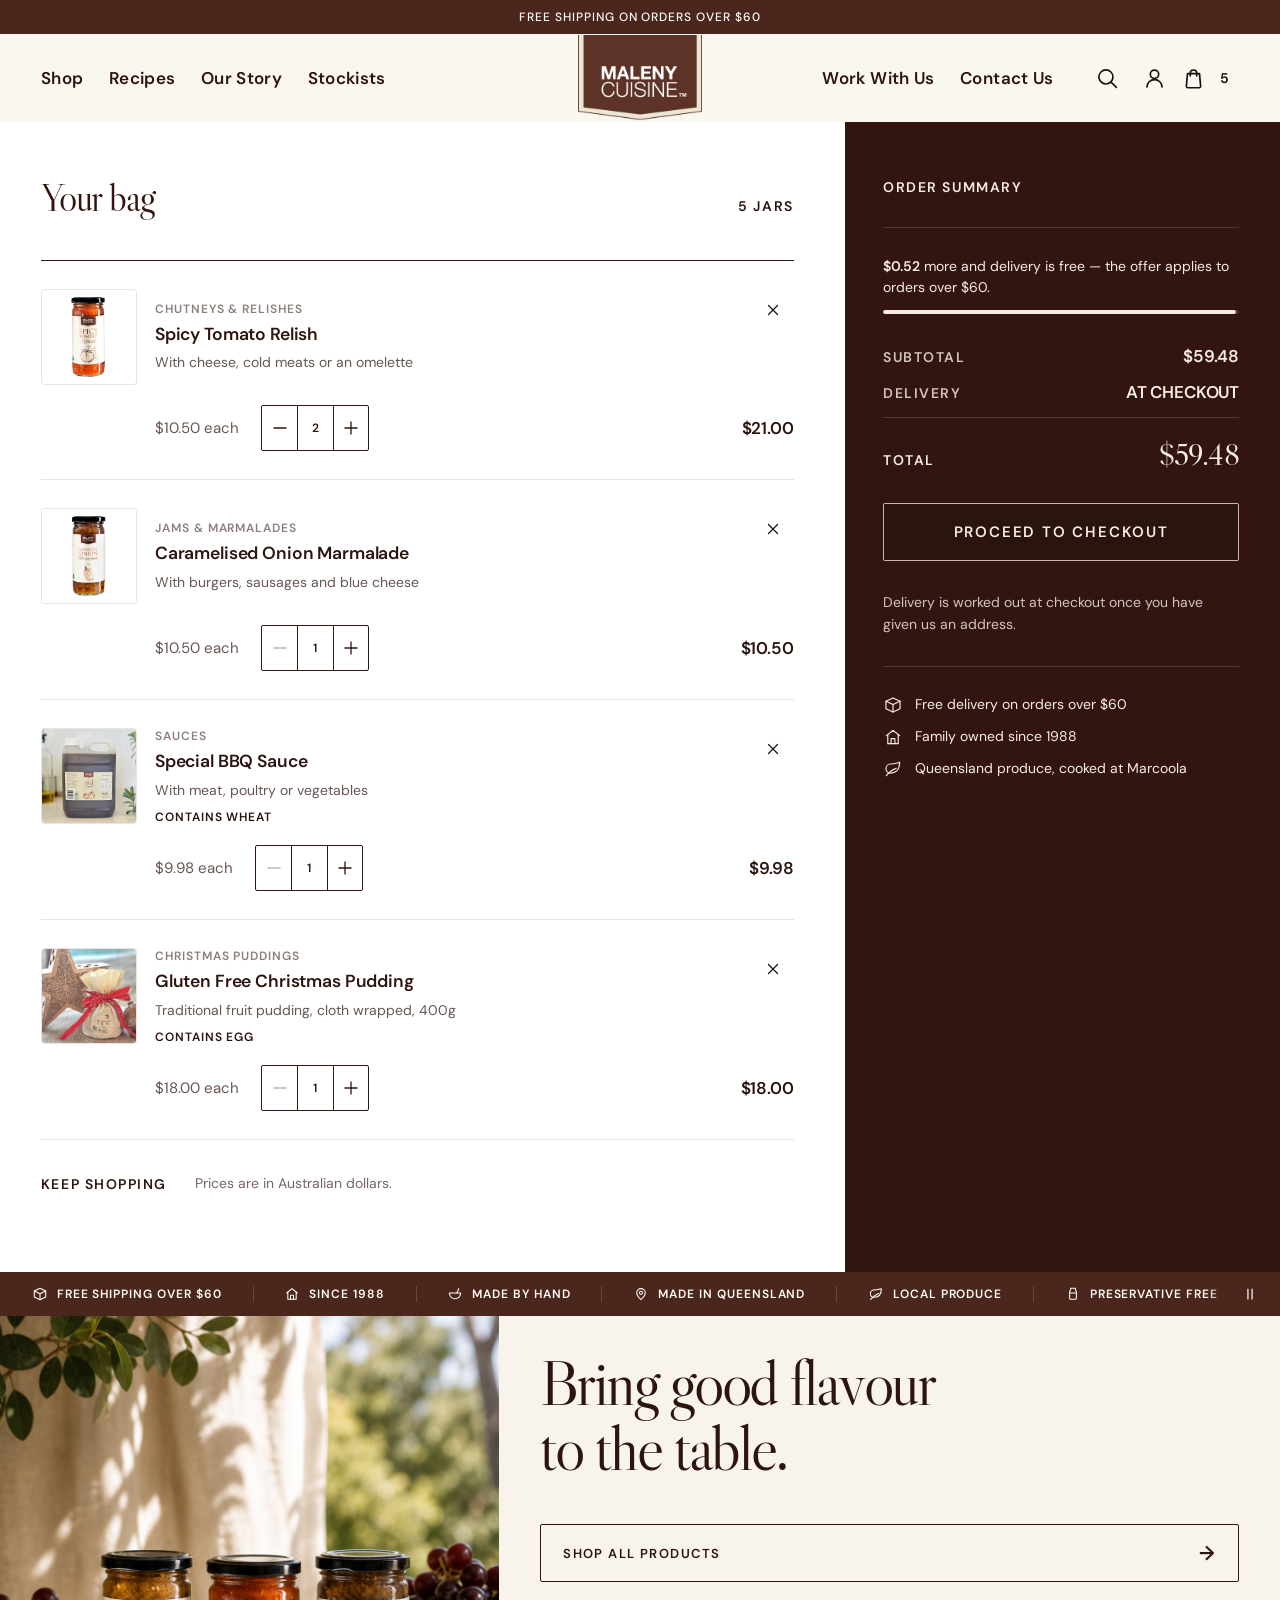
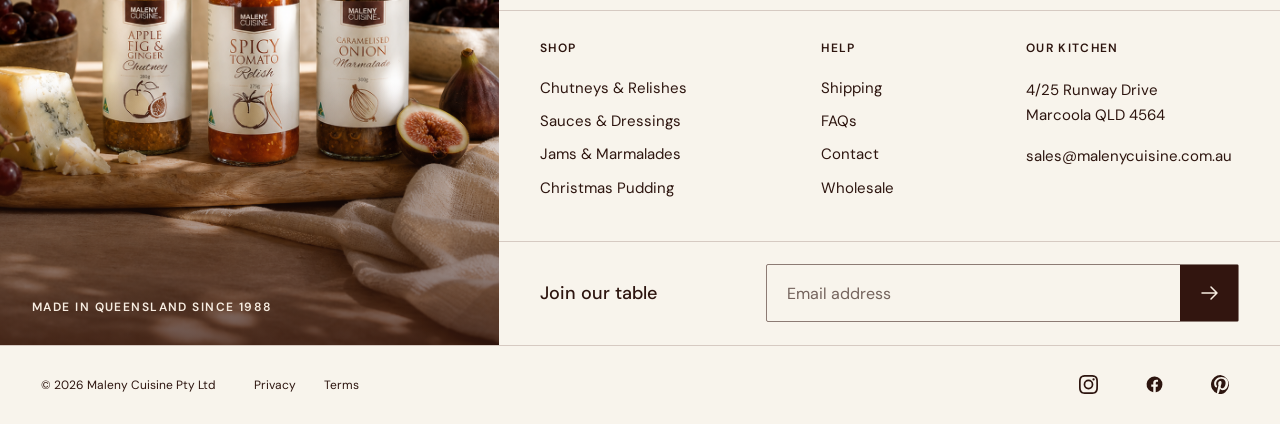
<file: cart-b.html>
<!doctype html>
<!-- page-cart releases the sideways lock in cart.css so the summary column can
     stick. Only this page needs it; see the note on the rule. -->
<html lang="en" class="page-cart">
  <head>
    <meta charset="UTF-8" />
    <meta name="viewport" content="width=device-width, initial-scale=1.0" />

    <meta
      name="description"
      content="Your Maleny Cuisine bag — check what you have chosen, change quantities and go to checkout."
    />
    <title>Your bag — Maleny Cuisine</title>

    <link rel="preconnect" href="https://fonts.googleapis.com" />
    <link rel="preconnect" href="https://fonts.gstatic.com" crossorigin />
    <link
      href="https://fonts.googleapis.com/css2?family=DM+Sans:wght@400;500;600&family=Libre+Caslon+Display&family=Mrs+Saint+Delafield&display=swap"
      rel="stylesheet"
    />
    <link rel="stylesheet" href="styles.css" />
    <link rel="stylesheet" href="cart.css" />
  </head>

  <body>
    <!--
      THESIS: the jars stay on paper and the money moves onto a dark counter
        beside them; the summary is a place in the room, not a boxed card.
      OWN-WORLD: the shipped Maleny system, unchanged — paper ground, fig-brown
        ink, hairline rules, 2px controls and 4px surfaces, flat at rest,
        Caslon exactly twice, DM Sans for everything operational. This page
        spends its one Dark Band Allowance on the summary column.
      STORY: a shopper checks what they chose, adjusts it, and the total, the
        free-delivery gap and the checkout button never leave the screen.
      FIRST VIEWPORT: "Your bag" and four lines on paper to the left; a
        Chocolate Deep column bleeding off the right edge carrying the meter,
        the totals, the checkout button and three proofs.
      FORM: paper list beside a dark sticky counter — the second of two
        structures built for the client to choose between; surface seed key
        7591222a.
      FINISH: unreviewed and undocumented is unfinished; this build ends with
        the finish review, the verdict, and DESIGN.md.
    -->
    <a class="skip-link" href="#main-content">Skip to content</a>

    <!-- The promotion dialog is deliberately absent. page-template.html says to
         drop it on a page where the offer would be intrusive, and a bag that
         already carries the same free-delivery offer as a live meter is exactly
         that page. -->

    <!-- ==================================================================
         HEADER — site chrome. The only per-page edits are aria-current on the
         bag link and the bag link's destination.
         ================================================================== -->
    <header class="site-header">
      <div class="announcement">
        <p>Free Shipping on orders over $60</p>
      </div>

      <nav class="navigation" aria-label="Main navigation">
        <button
          class="icon-button menu-toggle"
          type="button"
          aria-label="Open menu"
          aria-controls="mobile-menu"
          aria-expanded="false"
        >
          <span></span>
          <span></span>
        </button>

        <ul class="nav-links nav-links--left">
          <li class="has-mega">
            <a href="index.html#shop" aria-expanded="false" aria-controls="mega-shop">Shop</a>
          </li>
          <li><a href="recipes.html">Recipes</a></li>
          <li><a href="our-story.html">Our Story</a></li>
          <li><a href="stockists.html">Stockists</a></li>
        </ul>

        <a class="brand" href="index.html" aria-label="Maleny Cuisine home">
          <img src="assets/images/logo.png" alt="Maleny Cuisine" />
        </a>

        <div class="nav-end">
          <ul class="nav-links nav-links--right">
            <li><a href="work-with-us.html">Work With Us</a></li>
            <li><a href="contact.html">Contact Us</a></li>
          </ul>

          <div class="nav-actions">
            <button class="icon-button search-toggle" type="button" aria-label="Search" aria-expanded="false">
              <svg viewBox="0 0 24 24" aria-hidden="true">
                <circle cx="10.5" cy="10.5" r="6.75"></circle>
                <path d="M15.4 15.4 20.5 20.5"></path>
              </svg>
            </button>

            <a class="icon-button account-link" href="#" aria-label="Your account">
              <svg viewBox="0 0 24 24" aria-hidden="true">
                <circle cx="12" cy="8" r="4"></circle>
                <path d="M4.75 20.25a7.25 7.25 0 0 1 14.5 0"></path>
              </svg>
            </a>

            <!-- A real link to this page, so the header still works with no
                 JavaScript. cart.js takes the click over and opens the mini
                 bag instead. -->
            <a class="icon-button bag-link" href="cart-b.html" aria-current="page" aria-label="Shopping bag, 5 items">
              <svg viewBox="0 0 24 24" aria-hidden="true">
                <path d="M6.25 7.25h11.5l1.1 12a1.5 1.5 0 0 1-1.5 1.65H6.65a1.5 1.5 0 0 1-1.5-1.65l1.1-12Z"></path>
                <path d="M8.9 9.6V6.9a3.1 3.1 0 0 1 6.2 0v2.7"></path>
              </svg>
              <span class="bag-count" aria-hidden="true">5</span>
            </a>
          </div>
        </div>
      </nav>

      <div class="mega-menu" id="mega-shop" aria-hidden="true">
        <div class="mega-menu__inner">
          <div class="mega-menu__column">
            <ul class="mega-links">
              <li><a href="archive-a.html">Best Sellers</a></li>
              <li><a href="archive-a.html?category=chutneys">Chutneys</a></li>
              <li><a href="archive-a.html?category=chutneys">Relishes</a></li>
              <li><a href="archive-a.html?category=sauces">Sauces</a></li>
              <li><a href="archive-a.html?category=dressings">Salad Dressings</a></li>
              <li><a href="archive-a.html?category=jams">Jams &amp; Marmalades</a></li>
              <li><a href="archive-a.html">Shop All</a></li>
            </ul>
          </div>

          <div class="mega-cards">
            <a class="mega-card" href="archive-a.html?category=chutneys">
              <span class="mega-card__media">
                <img src="assets/images/Maleny-Cuisine-Chutneys.jpg" alt="" loading="lazy" />
              </span>
              <span class="mega-card__foot">
                <span class="mega-card__title">Chutneys &amp; Relishes</span>
                <span class="mega-card__arrow" aria-hidden="true">
                  <svg viewBox="0 0 24 24">
                    <circle cx="12" cy="12" r="10.25"></circle>
                    <path d="M8 12h8m-3.4-3.4L16 12l-3.4 3.4"></path>
                  </svg>
                </span>
              </span>
            </a>

            <a class="mega-card" href="archive-a.html?category=sauces">
              <span class="mega-card__media">
                <img src="assets/images/Maleny-Cuisine-Sauces.jpg" alt="" loading="lazy" />
              </span>
              <span class="mega-card__foot">
                <span class="mega-card__title">Sauces &amp; Dressings</span>
                <span class="mega-card__arrow" aria-hidden="true">
                  <svg viewBox="0 0 24 24">
                    <circle cx="12" cy="12" r="10.25"></circle>
                    <path d="M8 12h8m-3.4-3.4L16 12l-3.4 3.4"></path>
                  </svg>
                </span>
              </span>
            </a>

            <a class="mega-card" href="archive-a.html?category=jams">
              <span class="mega-card__media">
                <img src="assets/images/Maleny-Cuisine-Jams-Marmalades.jpg" alt="" loading="lazy" />
              </span>
              <span class="mega-card__foot">
                <span class="mega-card__title">Jams &amp; Marmalades</span>
                <span class="mega-card__arrow" aria-hidden="true">
                  <svg viewBox="0 0 24 24">
                    <circle cx="12" cy="12" r="10.25"></circle>
                    <path d="M8 12h8m-3.4-3.4L16 12l-3.4 3.4"></path>
                  </svg>
                </span>
              </span>
            </a>
          </div>
        </div>
      </div>

      <div class="search-panel" role="search" aria-hidden="true">
        <form class="search-form">
          <label for="site-search">Search Maleny Cuisine</label>
          <div class="search-field">
            <input id="site-search" name="q" type="search" placeholder="What are you looking for?" />
            <button type="submit">Search</button>
          </div>
        </form>
        <button class="search-close" type="button" aria-label="Close search">×</button>
      </div>

      <div class="mobile-menu" id="mobile-menu" aria-hidden="true">
        <form class="drawer-search" role="search">
          <svg viewBox="0 0 24 24" aria-hidden="true">
            <circle cx="10.5" cy="10.5" r="6.75"></circle>
            <path d="M15.4 15.4 20.5 20.5"></path>
          </svg>
          <input
            id="drawer-search-input"
            name="q"
            type="search"
            placeholder="Search for..."
            aria-label="Search Maleny Cuisine"
          />
        </form>

        <div class="drawer-tabs" role="tablist" aria-label="Menu sections">
          <button
            class="drawer-tab is-active"
            type="button"
            role="tab"
            id="tab-shop"
            aria-controls="panel-shop"
            aria-selected="true"
          >
            Shop All
          </button>
          <button
            class="drawer-tab"
            type="button"
            role="tab"
            id="tab-explore"
            aria-controls="panel-explore"
            aria-selected="false"
            tabindex="-1"
          >
            Explore
          </button>
        </div>

        <div class="drawer-panel is-active" id="panel-shop" role="tabpanel" aria-labelledby="tab-shop">
          <ul class="drawer-list">
            <li>
              <a class="drawer-card" href="archive-a.html">
                <span class="drawer-card__text">
                  <span class="drawer-card__title">Best Sellers</span>
                  <span class="drawer-card__sub">The best of Maleny Cuisine</span>
                </span>
                <span class="drawer-card__thumb">
                  <img src="assets/images/Maleny-Cuisine-products.jpg" alt="" loading="lazy" />
                </span>
              </a>
            </li>
            <li>
              <a class="drawer-card" href="archive-a.html?category=chutneys">
                <span class="drawer-card__text">
                  <span class="drawer-card__title">Chutneys</span>
                  <span class="drawer-card__sub">Slow-cooked in small batches</span>
                </span>
                <span class="drawer-card__thumb">
                  <img src="assets/images/Maleny-Cuisine-Chutneys.jpg" alt="" loading="lazy" />
                </span>
              </a>
            </li>
            <li>
              <a class="drawer-card" href="archive-a.html?category=chutneys">
                <span class="drawer-card__text">
                  <span class="drawer-card__title">Relishes</span>
                  <span class="drawer-card__sub">Tomato, onion &amp; eggplant</span>
                </span>
                <span class="drawer-card__thumb">
                  <img src="assets/images/Spicy-Tomato-Relish.jpg" alt="" loading="lazy" />
                </span>
              </a>
            </li>
            <li>
              <a class="drawer-card" href="archive-a.html?category=sauces">
                <span class="drawer-card__text">
                  <span class="drawer-card__title">Sauces</span>
                  <span class="drawer-card__sub">BBQ, sweet chilli &amp; more</span>
                </span>
                <span class="drawer-card__thumb">
                  <img src="assets/images/Maleny-Cuisine-Sauces.jpg" alt="" loading="lazy" />
                </span>
              </a>
            </li>
            <li>
              <a class="drawer-card" href="archive-a.html?category=dressings">
                <span class="drawer-card__text">
                  <span class="drawer-card__title">Salad Dressings</span>
                  <span class="drawer-card__sub">Italian, Thai &amp; sweet mustard</span>
                </span>
                <span class="drawer-card__thumb">
                  <img src="assets/images/Maleny-Cuisine-Salad-Dressings.jpg" alt="" loading="lazy" />
                </span>
              </a>
            </li>
            <li>
              <a class="drawer-card" href="archive-a.html?category=jams">
                <span class="drawer-card__text">
                  <span class="drawer-card__title">Jams &amp; Marmalades</span>
                  <span class="drawer-card__sub">Fruit picked at its best</span>
                </span>
                <span class="drawer-card__thumb">
                  <img src="assets/images/Maleny-Cuisine-Jams-Marmalades.jpg" alt="" loading="lazy" />
                </span>
              </a>
            </li>
            <li>
              <a class="drawer-card" href="archive-a.html">
                <span class="drawer-card__text">
                  <span class="drawer-card__title">Shop All</span>
                  <span class="drawer-card__sub">Browse the full range</span>
                </span>
                <span class="drawer-card__thumb">
                  <img src="assets/images/Grazing-Platter-1.jpg" alt="" loading="lazy" />
                </span>
              </a>
            </li>
          </ul>
        </div>

        <div class="drawer-panel" id="panel-explore" role="tabpanel" aria-labelledby="tab-explore" hidden>
          <ul class="drawer-list">
            <li>
              <a class="drawer-card" href="recipes.html">
                <span class="drawer-card__text">
                  <span class="drawer-card__title">Recipes</span>
                  <span class="drawer-card__sub">Ideas for every jar</span>
                </span>
                <span class="drawer-card__thumb">
                  <img src="assets/images/hover/Recipes-Home-Page-Image.jpg" alt="" loading="lazy" />
                </span>
              </a>
            </li>
            <li>
              <a class="drawer-card" href="our-story.html">
                <span class="drawer-card__text">
                  <span class="drawer-card__title">Our Story</span>
                  <span class="drawer-card__sub">Made on the Sunshine Coast</span>
                </span>
                <span class="drawer-card__thumb">
                  <img src="assets/images/ABOUT-US.jpeg" alt="" loading="lazy" />
                </span>
              </a>
            </li>
            <li>
              <a class="drawer-card" href="stockists.html">
                <span class="drawer-card__text">
                  <span class="drawer-card__title">Stockists</span>
                  <span class="drawer-card__sub">Find us near you</span>
                </span>
                <span class="drawer-card__thumb">
                  <img src="assets/images/chutney-cheese-fruit.jpg" alt="" loading="lazy" />
                </span>
              </a>
            </li>
            <li>
              <a class="drawer-card" href="work-with-us.html">
                <span class="drawer-card__text">
                  <span class="drawer-card__title">Work With Us</span>
                  <span class="drawer-card__sub">Wholesale &amp; food service</span>
                </span>
                <span class="drawer-card__thumb">
                  <img src="assets/images/FOOD-SERVICE_IMAGE-1.jpg" alt="" loading="lazy" />
                </span>
              </a>
            </li>
            <li>
              <a class="drawer-card" href="contact.html">
                <span class="drawer-card__text">
                  <span class="drawer-card__title">Contact Us</span>
                  <span class="drawer-card__sub">We would love to hear from you</span>
                </span>
                <span class="drawer-card__thumb">
                  <img src="assets/images/Grazing-Platter-1.jpg" alt="" loading="lazy" />
                </span>
              </a>
            </li>
          </ul>
        </div>

        <a class="mobile-menu__account" href="#">My account</a>
      </div>
    </header>

    <main id="main-content">
      <!-- ================================================================
           THE COUNTER — the jars on paper, the money on a dark counter.

           The summary column spends this page's one Dark Band Allowance
           (Chocolate Deep, never Night, so the Doorway Rule still holds) on
           the single zone the shopper came here to settle. It bleeds to the
           right edge and its contents stick, so the total and the checkout
           button stay on screen for the whole length of the list.
           ================================================================ -->
      <div class="counter" id="bag" data-cart>
        <p class="visually-hidden" data-cart-status role="status" aria-live="polite" aria-atomic="true"></p>

        <section class="counter__items" aria-labelledby="cart-title">
          <div class="cart-head">
            <h1 class="cart-head__title" id="cart-title">Your bag</h1>
            <p class="cart-head__meta">
              <span class="cart-head__count" data-cart-count>5 jars</span>
            </p>
          </div>

          <div data-cart-filled>
            <ul class="counter__list">
              <li
                class="cart-line"
                id="line-relish"
                data-cart-line
                data-name="Spicy Tomato Relish"
                data-category="Chutneys &amp; Relishes"
                data-price="10.50"
                data-quantity="2"
                data-image="assets/images/Spicy-Tomato-Relish.jpg"
              >
                <div class="cart-line__item">
                  <span class="cart-line__thumb">
                    <img
                      src="assets/images/Spicy-Tomato-Relish.jpg"
                      alt="Maleny Cuisine Spicy Tomato Relish"
                      width="96"
                      height="96"
                      loading="lazy"
                      decoding="async"
                    />
                  </span>
                  <div class="cart-line__text">
                    <p class="cart-line__category">Chutneys &amp; Relishes</p>
                    <h2 class="cart-line__name"><a href="archive-a.html">Spicy Tomato Relish</a></h2>
                    <p class="cart-line__description">With cheese, cold meats or an omelette</p>
                  </div>
                </div>

                <button
                  class="icon-button cart-line__remove"
                  type="button"
                  data-remove
                  aria-label="Remove Spicy Tomato Relish from your bag"
                >
                  <svg viewBox="0 0 24 24" aria-hidden="true" focusable="false"><path d="M6 6l12 12M18 6 6 18" /></svg>
                </button>

                <div class="cart-line__figures">
                  <p class="cart-line__price">$10.50 each</p>

                  <div class="quantity-control" role="group" aria-label="Quantity of Spicy Tomato Relish">
                    <button
                      class="quantity-control__button"
                      type="button"
                      data-decrease
                      aria-label="Decrease quantity of Spicy Tomato Relish"
                    ><svg viewBox="0 0 24 24" aria-hidden="true"><path d="M5 12h14" /></svg></button>
                    <output class="quantity-control__value" data-quantity>2</output>
                    <button
                      class="quantity-control__button"
                      type="button"
                      data-increase
                      aria-label="Increase quantity of Spicy Tomato Relish"
                    ><svg viewBox="0 0 24 24" aria-hidden="true"><path d="M12 5v14M5 12h14" /></svg></button>
                  </div>

                  <p class="cart-line__total" data-line-total>$21.00</p>
                </div>
              </li>

              <li
                class="cart-line"
                id="line-marmalade"
                data-cart-line
                data-name="Caramelised Onion Marmalade"
                data-category="Jams &amp; Marmalades"
                data-price="10.50"
                data-quantity="1"
                data-image="assets/images/Caramelised-Onion.jpg"
              >
                <div class="cart-line__item">
                  <span class="cart-line__thumb">
                    <img
                      src="assets/images/Caramelised-Onion.jpg"
                      alt="Maleny Cuisine Caramelised Onion Marmalade"
                      width="96"
                      height="96"
                      loading="lazy"
                      decoding="async"
                    />
                  </span>
                  <div class="cart-line__text">
                    <p class="cart-line__category">Jams &amp; Marmalades</p>
                    <h2 class="cart-line__name"><a href="archive-a.html">Caramelised Onion Marmalade</a></h2>
                    <p class="cart-line__description">With burgers, sausages and blue cheese</p>
                  </div>
                </div>

                <button
                  class="icon-button cart-line__remove"
                  type="button"
                  data-remove
                  aria-label="Remove Caramelised Onion Marmalade from your bag"
                >
                  <svg viewBox="0 0 24 24" aria-hidden="true" focusable="false"><path d="M6 6l12 12M18 6 6 18" /></svg>
                </button>

                <div class="cart-line__figures">
                  <p class="cart-line__price">$10.50 each</p>

                  <div class="quantity-control" role="group" aria-label="Quantity of Caramelised Onion Marmalade">
                    <button
                      class="quantity-control__button"
                      type="button"
                      data-decrease
                      aria-label="Decrease quantity of Caramelised Onion Marmalade"
                    ><svg viewBox="0 0 24 24" aria-hidden="true"><path d="M5 12h14" /></svg></button>
                    <output class="quantity-control__value" data-quantity>1</output>
                    <button
                      class="quantity-control__button"
                      type="button"
                      data-increase
                      aria-label="Increase quantity of Caramelised Onion Marmalade"
                    ><svg viewBox="0 0 24 24" aria-hidden="true"><path d="M12 5v14M5 12h14" /></svg></button>
                  </div>

                  <p class="cart-line__total" data-line-total>$10.50</p>
                </div>
              </li>

              <li
                class="cart-line"
                id="line-bbq"
                data-cart-line
                data-name="Special BBQ Sauce"
                data-category="Sauces"
                data-price="9.98"
                data-quantity="1"
                data-note="Contains wheat"
                data-image="assets/images/Special-BBQ-Sauce.jpg"
              >
                <div class="cart-line__item">
                  <span class="cart-line__thumb">
                    <img
                      src="assets/images/Special-BBQ-Sauce.jpg"
                      alt="Maleny Cuisine Special BBQ Sauce"
                      width="96"
                      height="96"
                      loading="lazy"
                      decoding="async"
                    />
                  </span>
                  <div class="cart-line__text">
                    <p class="cart-line__category">Sauces</p>
                    <h2 class="cart-line__name"><a href="archive-a.html">Special BBQ Sauce</a></h2>
                    <p class="cart-line__description">With meat, poultry or vegetables</p>
                    <!-- Regulated text, copied verbatim. Full ink on paper, on
                         its own line, never clamped. -->
                    <span class="cart-line__note">Contains wheat</span>
                  </div>
                </div>

                <button
                  class="icon-button cart-line__remove"
                  type="button"
                  data-remove
                  aria-label="Remove Special BBQ Sauce from your bag"
                >
                  <svg viewBox="0 0 24 24" aria-hidden="true" focusable="false"><path d="M6 6l12 12M18 6 6 18" /></svg>
                </button>

                <div class="cart-line__figures">
                  <p class="cart-line__price">$9.98 each</p>

                  <div class="quantity-control" role="group" aria-label="Quantity of Special BBQ Sauce">
                    <button
                      class="quantity-control__button"
                      type="button"
                      data-decrease
                      aria-label="Decrease quantity of Special BBQ Sauce"
                    ><svg viewBox="0 0 24 24" aria-hidden="true"><path d="M5 12h14" /></svg></button>
                    <output class="quantity-control__value" data-quantity>1</output>
                    <button
                      class="quantity-control__button"
                      type="button"
                      data-increase
                      aria-label="Increase quantity of Special BBQ Sauce"
                    ><svg viewBox="0 0 24 24" aria-hidden="true"><path d="M12 5v14M5 12h14" /></svg></button>
                  </div>

                  <p class="cart-line__total" data-line-total>$9.98</p>
                </div>
              </li>

              <li
                class="cart-line"
                id="line-pudding"
                data-cart-line
                data-name="Gluten Free Christmas Pudding"
                data-category="Christmas Puddings"
                data-price="18.00"
                data-quantity="1"
                data-note="Contains egg"
                data-image="assets/images/Pudding.png"
              >
                <div class="cart-line__item">
                  <span class="cart-line__thumb">
                    <img
                      src="assets/images/Pudding.png"
                      alt="Maleny Cuisine Gluten Free Christmas Pudding"
                      width="96"
                      height="96"
                      loading="lazy"
                      decoding="async"
                    />
                  </span>
                  <div class="cart-line__text">
                    <p class="cart-line__category">Christmas Puddings</p>
                    <h2 class="cart-line__name"><a href="archive-a.html">Gluten Free Christmas Pudding</a></h2>
                    <p class="cart-line__description">Traditional fruit pudding, cloth wrapped, 400g</p>
                    <span class="cart-line__note">Contains egg</span>
                  </div>
                </div>

                <button
                  class="icon-button cart-line__remove"
                  type="button"
                  data-remove
                  aria-label="Remove Gluten Free Christmas Pudding from your bag"
                >
                  <svg viewBox="0 0 24 24" aria-hidden="true" focusable="false"><path d="M6 6l12 12M18 6 6 18" /></svg>
                </button>

                <div class="cart-line__figures">
                  <p class="cart-line__price">$18.00 each</p>

                  <div class="quantity-control" role="group" aria-label="Quantity of Gluten Free Christmas Pudding">
                    <button
                      class="quantity-control__button"
                      type="button"
                      data-decrease
                      aria-label="Decrease quantity of Gluten Free Christmas Pudding"
                    ><svg viewBox="0 0 24 24" aria-hidden="true"><path d="M5 12h14" /></svg></button>
                    <output class="quantity-control__value" data-quantity>1</output>
                    <button
                      class="quantity-control__button"
                      type="button"
                      data-increase
                      aria-label="Increase quantity of Gluten Free Christmas Pudding"
                    ><svg viewBox="0 0 24 24" aria-hidden="true"><path d="M12 5v14M5 12h14" /></svg></button>
                  </div>

                  <p class="cart-line__total" data-line-total>$18.00</p>
                </div>
              </li>
            </ul>

            <div class="counter__foot">
              <a class="cart-continue" href="archive-a.html">Keep shopping</a>
              <p class="cart-note">Prices are in Australian dollars.</p>
            </div>
          </div>

          <!-- The empty bag is a state of this page, not a page of its own: the
               script swaps it in when the last line is removed, and hides the
               counter beside it at the same time. -->
          <div class="cart-empty" data-cart-empty hidden>
            <h2 class="cart-empty__title" data-empty-title tabindex="-1">Nothing in the bag yet</h2>
            <p class="cart-empty__lede">
              Everything we make is cooked in our own kitchen at Marcoola, in small batches, from
              Queensland produce. Pick a line below and start there.
            </p>

            <div class="cart-empty__actions">
              <a class="button" href="archive-a.html">Shop all products</a>
              <a class="cart-continue" href="recipes.html">See what to do with it</a>
            </div>

            <ul class="cart-empty__lines">
              <li><a class="collection-chip" href="archive-a.html?category=chutneys">Chutneys &amp; Relishes</a></li>
              <li><a class="collection-chip" href="archive-a.html?category=sauces">Sauces</a></li>
              <li><a class="collection-chip" href="archive-a.html?category=jams">Jams &amp; Marmalades</a></li>
              <li><a class="collection-chip" href="archive-a.html?category=dressings">Salad Dressings</a></li>
              <li><a class="collection-chip" href="archive-a.html?category=puddings">Christmas Puddings</a></li>
            </ul>
          </div>
        </section>

        <aside class="counter__summary" data-cart-filled aria-labelledby="summary-title">
          <div class="counter__summary-inner">
            <h2 class="counter__summary-title" id="summary-title">Order summary</h2>

            <!-- The meter comes before the totals because it explains the
                 delivery line underneath it. The $60 threshold is the
                 promotion already running on the site. -->
            <div class="delivery-meter" data-delivery-meter>
              <p class="delivery-meter__text" data-meter-text>
                <span class="delivery-meter__amount">$0.52</span> more and delivery is free — the offer
                applies to orders over $60.
              </p>
              <div class="delivery-meter__track" aria-hidden="true">
                <div class="delivery-meter__fill" data-meter-fill style="--meter-progress: 0.9913"></div>
              </div>
            </div>

            <dl class="cart-totals">
              <div class="cart-totals__row">
                <dt>Subtotal</dt>
                <dd data-subtotal>$59.48</dd>
              </div>
              <div class="cart-totals__row">
                <dt>Delivery</dt>
                <dd class="cart-totals__value--word" data-delivery-word>At checkout</dd>
              </div>
              <div class="cart-totals__row cart-totals__row--total">
                <dt>Total</dt>
                <dd data-total>$59.48</dd>
              </div>
            </dl>

            <a class="button cart-checkout" href="checkout.html">Proceed to checkout</a>

            <p class="cart-note">
              Delivery is worked out at checkout once you have given us an address.
            </p>

            <!-- Three things a shopper wants settled before they hand over a
                 card. Every one is documented in PRODUCT.md, and none of them
                 is a dietary claim — regulated text cannot stand on a dark
                 ground, so it stays on the lines to the left. -->
            <ul class="counter__marks">
              <li class="counter__mark">
                <svg viewBox="0 0 24 24" aria-hidden="true" focusable="false">
                  <path d="M3.5 7.5 12 3.5l8.5 4v9L12 20.5l-8.5-4v-9Z" />
                  <path d="M3.5 7.5 12 11.5l8.5-4" />
                  <path d="M12 11.5v9" />
                </svg>
                Free delivery on orders over $60
              </li>
              <li class="counter__mark">
                <svg viewBox="0 0 24 24" aria-hidden="true" focusable="false">
                  <path d="M4 10.5 12 4l8 6.5" />
                  <path d="M5.75 9.4V20h12.5V9.4" />
                  <path d="M9.75 20v-6h4.5v6" />
                </svg>
                Family owned since 1988
              </li>
              <li class="counter__mark">
                <svg viewBox="0 0 24 24" aria-hidden="true" focusable="false">
                  <path d="M20 4c0 9-5 13-11 13a5.5 5.5 0 0 1 0-11c4 0 7-1 11-2Z" />
                  <path d="M4 20c3.4-4.4 6.9-7 11.8-8.9" />
                </svg>
                Queensland produce, cooked at Marcoola
              </li>
            </ul>
          </div>
        </aside>
      </div>
    </main>

    <!-- ==================================================================
         FOOTER — site chrome. Do not restructure per page.
         ================================================================== -->
    <footer class="footer footer--split">
      <section class="assurance" aria-labelledby="assurance-title">
        <h2 class="visually-hidden" id="assurance-title">Why shop with Maleny Cuisine</h2>

        <div class="assurance__viewport">
          <ul class="assurance__track" data-assurance-track>
            <li class="assurance__item">
              <svg class="assurance__icon" viewBox="0 0 24 24" aria-hidden="true" focusable="false">
                <path d="M3.5 7.5 12 3.5l8.5 4v9L12 20.5l-8.5-4v-9Z" />
                <path d="M3.5 7.5 12 11.5l8.5-4" />
                <path d="M12 11.5v9" />
              </svg>
              Free shipping over $60
            </li>

            <li class="assurance__item">
              <svg class="assurance__icon" viewBox="0 0 24 24" aria-hidden="true" focusable="false">
                <path d="M4 10.5 12 4l8 6.5" />
                <path d="M5.75 9.4V20h12.5V9.4" />
                <path d="M9.75 20v-6h4.5v6" />
              </svg>
              Since 1988
            </li>

            <li class="assurance__item">
              <svg class="assurance__icon" viewBox="0 0 24 24" aria-hidden="true" focusable="false">
                <path d="M3.5 10.5h17a8.5 8.5 0 0 1-17 0Z" />
                <path d="M15 10.5 17.6 4" />
              </svg>
              Made by hand
            </li>

            <li class="assurance__item">
              <svg class="assurance__icon" viewBox="0 0 24 24" aria-hidden="true" focusable="false">
                <path d="M12 20.5s6.4-5.6 6.4-10.2a6.4 6.4 0 1 0-12.8 0C5.6 14.9 12 20.5 12 20.5Z" />
                <circle cx="12" cy="10.3" r="2.4" />
              </svg>
              Made in Queensland
            </li>

            <li class="assurance__item">
              <svg class="assurance__icon" viewBox="0 0 24 24" aria-hidden="true" focusable="false">
                <path d="M20 4c0 9-5 13-11 13a5.5 5.5 0 0 1 0-11c4 0 7-1 11-2Z" />
                <path d="M4 20c3.4-4.4 6.9-7 11.8-8.9" />
              </svg>
              Local produce
            </li>

            <li class="assurance__item">
              <svg class="assurance__icon" viewBox="0 0 24 24" aria-hidden="true" focusable="false">
                <path d="M8.4 3.5h7.2v2.6l1.5 2.2V18a2 2 0 0 1-2 2H8.9a2 2 0 0 1-2-2V8.3l1.5-2.2V3.5Z" />
                <path d="M6.9 10.4h10.2" />
              </svg>
              Preservative free
            </li>

            <li class="assurance__item assurance__item--clone" aria-hidden="true">
              <svg class="assurance__icon" viewBox="0 0 24 24" focusable="false">
                <path d="M3.5 7.5 12 3.5l8.5 4v9L12 20.5l-8.5-4v-9Z" />
                <path d="M3.5 7.5 12 11.5l8.5-4" />
                <path d="M12 11.5v9" />
              </svg>
              Free shipping over $60
            </li>

            <li class="assurance__item assurance__item--clone" aria-hidden="true">
              <svg class="assurance__icon" viewBox="0 0 24 24" focusable="false">
                <path d="M4 10.5 12 4l8 6.5" />
                <path d="M5.75 9.4V20h12.5V9.4" />
                <path d="M9.75 20v-6h4.5v6" />
              </svg>
              Since 1988
            </li>

            <li class="assurance__item assurance__item--clone" aria-hidden="true">
              <svg class="assurance__icon" viewBox="0 0 24 24" focusable="false">
                <path d="M3.5 10.5h17a8.5 8.5 0 0 1-17 0Z" />
                <path d="M15 10.5 17.6 4" />
              </svg>
              Made by hand
            </li>

            <li class="assurance__item assurance__item--clone" aria-hidden="true">
              <svg class="assurance__icon" viewBox="0 0 24 24" focusable="false">
                <path d="M12 20.5s6.4-5.6 6.4-10.2a6.4 6.4 0 1 0-12.8 0C5.6 14.9 12 20.5 12 20.5Z" />
                <circle cx="12" cy="10.3" r="2.4" />
              </svg>
              Made in Queensland
            </li>

            <li class="assurance__item assurance__item--clone" aria-hidden="true">
              <svg class="assurance__icon" viewBox="0 0 24 24" focusable="false">
                <path d="M20 4c0 9-5 13-11 13a5.5 5.5 0 0 1 0-11c4 0 7-1 11-2Z" />
                <path d="M4 20c3.4-4.4 6.9-7 11.8-8.9" />
              </svg>
              Local produce
            </li>

            <li class="assurance__item assurance__item--clone" aria-hidden="true">
              <svg class="assurance__icon" viewBox="0 0 24 24" focusable="false">
                <path d="M8.4 3.5h7.2v2.6l1.5 2.2V18a2 2 0 0 1-2 2H8.9a2 2 0 0 1-2-2V8.3l1.5-2.2V3.5Z" />
                <path d="M6.9 10.4h10.2" />
              </svg>
              Preservative free
            </li>

            <li class="assurance__item assurance__item--clone" aria-hidden="true">
              <svg class="assurance__icon" viewBox="0 0 24 24" focusable="false">
                <path d="M3.5 7.5 12 3.5l8.5 4v9L12 20.5l-8.5-4v-9Z" />
                <path d="M3.5 7.5 12 11.5l8.5-4" />
                <path d="M12 11.5v9" />
              </svg>
              Free shipping over $60
            </li>

            <li class="assurance__item assurance__item--clone" aria-hidden="true">
              <svg class="assurance__icon" viewBox="0 0 24 24" focusable="false">
                <path d="M4 10.5 12 4l8 6.5" />
                <path d="M5.75 9.4V20h12.5V9.4" />
                <path d="M9.75 20v-6h4.5v6" />
              </svg>
              Since 1988
            </li>

            <li class="assurance__item assurance__item--clone" aria-hidden="true">
              <svg class="assurance__icon" viewBox="0 0 24 24" focusable="false">
                <path d="M3.5 10.5h17a8.5 8.5 0 0 1-17 0Z" />
                <path d="M15 10.5 17.6 4" />
              </svg>
              Made by hand
            </li>

            <li class="assurance__item assurance__item--clone" aria-hidden="true">
              <svg class="assurance__icon" viewBox="0 0 24 24" focusable="false">
                <path d="M12 20.5s6.4-5.6 6.4-10.2a6.4 6.4 0 1 0-12.8 0C5.6 14.9 12 20.5 12 20.5Z" />
                <circle cx="12" cy="10.3" r="2.4" />
              </svg>
              Made in Queensland
            </li>

            <li class="assurance__item assurance__item--clone" aria-hidden="true">
              <svg class="assurance__icon" viewBox="0 0 24 24" focusable="false">
                <path d="M20 4c0 9-5 13-11 13a5.5 5.5 0 0 1 0-11c4 0 7-1 11-2Z" />
                <path d="M4 20c3.4-4.4 6.9-7 11.8-8.9" />
              </svg>
              Local produce
            </li>

            <li class="assurance__item assurance__item--clone" aria-hidden="true">
              <svg class="assurance__icon" viewBox="0 0 24 24" focusable="false">
                <path d="M8.4 3.5h7.2v2.6l1.5 2.2V18a2 2 0 0 1-2 2H8.9a2 2 0 0 1-2-2V8.3l1.5-2.2V3.5Z" />
                <path d="M6.9 10.4h10.2" />
              </svg>
              Preservative free
            </li>
          </ul>
        </div>

        <button
          class="icon-button assurance__pause"
          type="button"
          data-assurance-pause
          aria-pressed="false"
          aria-label="Pause the moving information bar"
        >
          <span class="assurance__pause-icon assurance__pause-icon--pause" aria-hidden="true">
            <svg viewBox="0 0 24 24" role="presentation" focusable="false">
              <path d="M9.25 5.5v13M14.75 5.5v13" />
            </svg>
          </span>
          <span class="assurance__pause-icon assurance__pause-icon--play" aria-hidden="true">
            <svg viewBox="0 0 24 24" role="presentation" focusable="false">
              <path d="M8 5.6v12.8L18.4 12 8 5.6Z" />
            </svg>
          </span>
        </button>
      </section>

      <div class="split-image">
        <img
          src="assets/images/generated/footer-last-serving-three-products.png"
          alt="Apple Fig &amp; Ginger Chutney, Spicy Tomato Relish and Caramelised Onion Marmalade on a board with cheese, figs and grapes"
          width="1131"
          height="1440"
          loading="lazy"
          decoding="async"
        />
        <p>Made in Queensland since 1988</p>
      </div>

      <div class="split-content">
        <section class="split-lead" aria-labelledby="split-title">
          <h2 id="split-title">Bring good flavour<br />to the table.</h2>
          <a class="outline-button" href="archive-a.html">
            Shop all products <span aria-hidden="true">&rarr;</span>
          </a>
        </section>

        <div class="split-links">
          <nav class="footer-links" aria-label="Shop">
            <p class="footer-label">Shop</p>
            <a href="index.html#shop">Chutneys &amp; Relishes</a>
            <a href="index.html#shop">Sauces &amp; Dressings</a>
            <a href="index.html#shop">Jams &amp; Marmalades</a>
            <a href="index.html#shop">Christmas Pudding</a>
          </nav>

          <nav class="footer-links" aria-label="Help">
            <p class="footer-label">Help</p>
            <a href="#">Shipping</a>
            <a href="faq.html">FAQs</a>
            <a href="contact.html">Contact</a>
            <a href="work-with-us.html">Wholesale</a>
          </nav>

          <div class="split-contact">
            <p class="footer-label">Our kitchen</p>
            <address>
              4/25 Runway Drive<br />
              Marcoola QLD 4564
            </address>
            <a href="mailto:sales@malenycuisine.com.au">sales@malenycuisine.com.au</a>
          </div>
        </div>

        <section class="split-newsletter" aria-labelledby="split-newsletter-title">
          <h3 id="split-newsletter-title">Join our table</h3>
          <form class="newsletter" action="#" method="post">
            <label class="visually-hidden" for="split-email">Email address</label>
            <input
              id="split-email"
              name="email"
              type="email"
              autocomplete="email"
              placeholder="Email address"
            />
            <button type="submit" aria-label="Join our email list">
              <svg viewBox="0 0 24 24" aria-hidden="true" focusable="false">
                <path d="M4 12h15M13 6l6 6-6 6" />
              </svg>
            </button>
          </form>
        </section>
      </div>

      <div class="footer-base footer-base--split">
        <p>&copy; <span data-year>2026</span> Maleny Cuisine Pty Ltd</p>
        <nav class="footer-base__legal" aria-label="Legal">
          <a href="#">Privacy</a>
          <a href="#">Terms</a>
        </nav>
        <nav class="footer-base__social" aria-label="Social media">
          <a href="https://www.instagram.com/" target="_blank" rel="noopener">
            <svg viewBox="0 0 24 24" aria-hidden="true" focusable="false">
              <path
                d="M12 2.16c3.2 0 3.58.01 4.85.07 1.17.05 1.8.25 2.23.41.56.22.96.48 1.38.9.42.42.68.82.9 1.38.16.42.36 1.06.41 2.23.06 1.27.07 1.65.07 4.85s-.01 3.58-.07 4.85c-.05 1.17-.25 1.8-.41 2.23-.22.56-.48.96-.9 1.38-.42.42-.82.68-1.38.9-.42.16-1.06.36-2.23.41-1.27.06-1.65.07-4.85.07s-3.58-.01-4.85-.07c-1.17-.05-1.8-.25-2.23-.41-.56-.22-.96-.48-1.38-.9-.42-.42-.68-.82-.9-1.38-.16-.42-.36-1.06-.41-2.23-.06-1.27-.07-1.65-.07-4.85s.01-3.58.07-4.85c.05-1.17.25-1.8.41-2.23.22-.56.48-.96.9-1.38.42-.42.82-.68 1.38-.9.42-.16 1.06-.36 2.23-.41 1.27-.06 1.65-.07 4.85-.07M12 0C8.74 0 8.33.01 7.05.07 5.78.13 4.9.33 4.14.63c-.79.3-1.46.72-2.13 1.38C1.35 2.68.93 3.35.63 4.14.33 4.9.13 5.78.07 7.05.01 8.33 0 8.74 0 12s.01 3.67.07 4.95c.06 1.27.26 2.15.56 2.91.3.79.72 1.46 1.38 2.13.67.66 1.34 1.08 2.13 1.38.76.3 1.64.5 2.91.56C8.33 23.99 8.74 24 12 24s3.67-.01 4.95-.07c1.27-.06 2.15-.26 2.91-.56.79-.3 1.46-.72 2.13-1.38.66-.67 1.08-1.34 1.38-2.13.3-.76.5-1.64.56-2.91.06-1.28.07-1.69.07-4.95s-.01-3.67-.07-4.95c-.06-1.27-.26-2.15-.56-2.91-.3-.79-.72-1.46-1.38-2.13C21.32 1.35 20.65.93 19.86.63c-.76-.3-1.64-.5-2.91-.56C15.67.01 15.26 0 12 0zm0 5.84a6.16 6.16 0 1 0 0 12.32 6.16 6.16 0 0 0 0-12.32zM12 16a4 4 0 1 1 0-8 4 4 0 0 1 0 8zm7.85-10.4a1.44 1.44 0 1 1-2.88 0 1.44 1.44 0 0 1 2.88 0z"
              />
            </svg>
            <span class="visually-hidden">Instagram</span>
          </a>
          <a href="https://www.facebook.com/" target="_blank" rel="noopener">
            <svg viewBox="0 0 24 24" aria-hidden="true" focusable="false">
              <path
                d="M22 12a10 10 0 1 0-11.56 9.88v-6.99H7.9V12h2.54V9.8c0-2.5 1.49-3.89 3.77-3.89 1.09 0 2.24.2 2.24.2v2.46h-1.26c-1.24 0-1.63.77-1.63 1.56V12h2.78l-.45 2.89h-2.33v6.99A10 10 0 0 0 22 12z"
              />
            </svg>
            <span class="visually-hidden">Facebook</span>
          </a>
          <a href="https://www.pinterest.com/" target="_blank" rel="noopener">
            <svg viewBox="0 0 24 24" aria-hidden="true" focusable="false">
              <path
                d="M12 0a12 12 0 0 0-4.37 23.17c-.06-.9-.01-1.98.22-2.96.25-1.05 1.68-7.1 1.68-7.1s-.42-.83-.42-2.06c0-1.93 1.12-3.37 2.51-3.37 1.18 0 1.76.89 1.76 1.96 0 1.19-.76 2.98-1.15 4.63-.33 1.39.69 2.52 2.06 2.52 2.48 0 4.14-3.18 4.14-6.95 0-2.86-1.93-5.01-5.44-5.01-3.97 0-6.44 2.96-6.44 6.27 0 1.14.34 1.95.86 2.57.24.29.28.4.19.73-.06.24-.21.83-.27 1.06-.09.34-.36.46-.66.33-1.85-.75-2.71-2.78-2.71-5.06 0-3.76 3.17-8.27 9.46-8.27 5.06 0 8.39 3.66 8.39 7.59 0 5.2-2.89 9.08-7.15 9.08-1.43 0-2.78-.77-3.24-1.65l-.88 3.49c-.32 1.15-.94 2.3-1.51 3.2A12 12 0 1 0 12 0z"
              />
            </svg>
            <span class="visually-hidden">Pinterest</span>
          </a>
        </nav>
      </div>
    </footer>

    <!-- ==================================================================
         MINI BAG — the slide-out. Site chrome for any page that sells, so it
         is copied whole rather than adapted per page.
         ================================================================== -->
    <div class="mini-bag" id="mini-bag" data-mini-bag aria-hidden="true">
      <div class="mini-bag__scrim" data-mini-scrim></div>

      <section class="mini-bag__panel" role="dialog" aria-modal="true" aria-labelledby="mini-bag-title">
        <header class="mini-bag__head">
          <h2 class="mini-bag__title" id="mini-bag-title">Your bag</h2>
          <button class="icon-button" type="button" data-mini-close aria-label="Close bag">
            <svg viewBox="0 0 24 24" aria-hidden="true" focusable="false"><path d="M6 6l12 12M18 6 6 18" /></svg>
          </button>
        </header>

        <div class="mini-bag__body">
          <ul class="mini-bag__list" data-mini-list></ul>

          <div class="mini-bag__empty" data-mini-empty hidden>
            <p>Your bag is empty. The whole range is one tap away.</p>
            <a class="outline-button" href="archive-a.html">
              Shop all products <span aria-hidden="true">&rarr;</span>
            </a>
          </div>
        </div>

        <div class="mini-bag__foot" data-mini-foot>
          <div class="delivery-meter" data-delivery-meter>
            <p class="delivery-meter__text" data-meter-text>
              <span class="delivery-meter__amount">$0.52</span> more and delivery is free — the offer
              applies to orders over $60.
            </p>
            <div class="delivery-meter__track" aria-hidden="true">
              <div class="delivery-meter__fill" data-meter-fill style="--meter-progress: 0.9913"></div>
            </div>
          </div>

          <dl class="mini-bag__subtotal">
            <dt>Subtotal</dt>
            <dd data-subtotal>$59.48</dd>
          </dl>

          <!-- Two routes to the same money: the full checkout, and the direct
               one that skips it. Both are dead anchors in this prototype until
               a payment provider exists. -->
          <div class="mini-bag__actions">
            <a class="button cart-checkout" href="checkout.html">Proceed to checkout</a>
            <a class="button cart-checkout cart-pay" href="checkout.html">
              <svg class="cart-pay__icon" viewBox="0 0 24 24" aria-hidden="true" focusable="false">
                <rect x="4" y="10.5" width="16" height="9.5" rx="1.5" />
                <path d="M8 10.5V7a4 4 0 0 1 8 0v3.5" />
              </svg>
              Pay now
            </a>
          </div>
        </div>
      </section>
    </div>

    <script src="script.js"></script>
    <script src="cart.js"></script>
  </body>
</html>
</file>
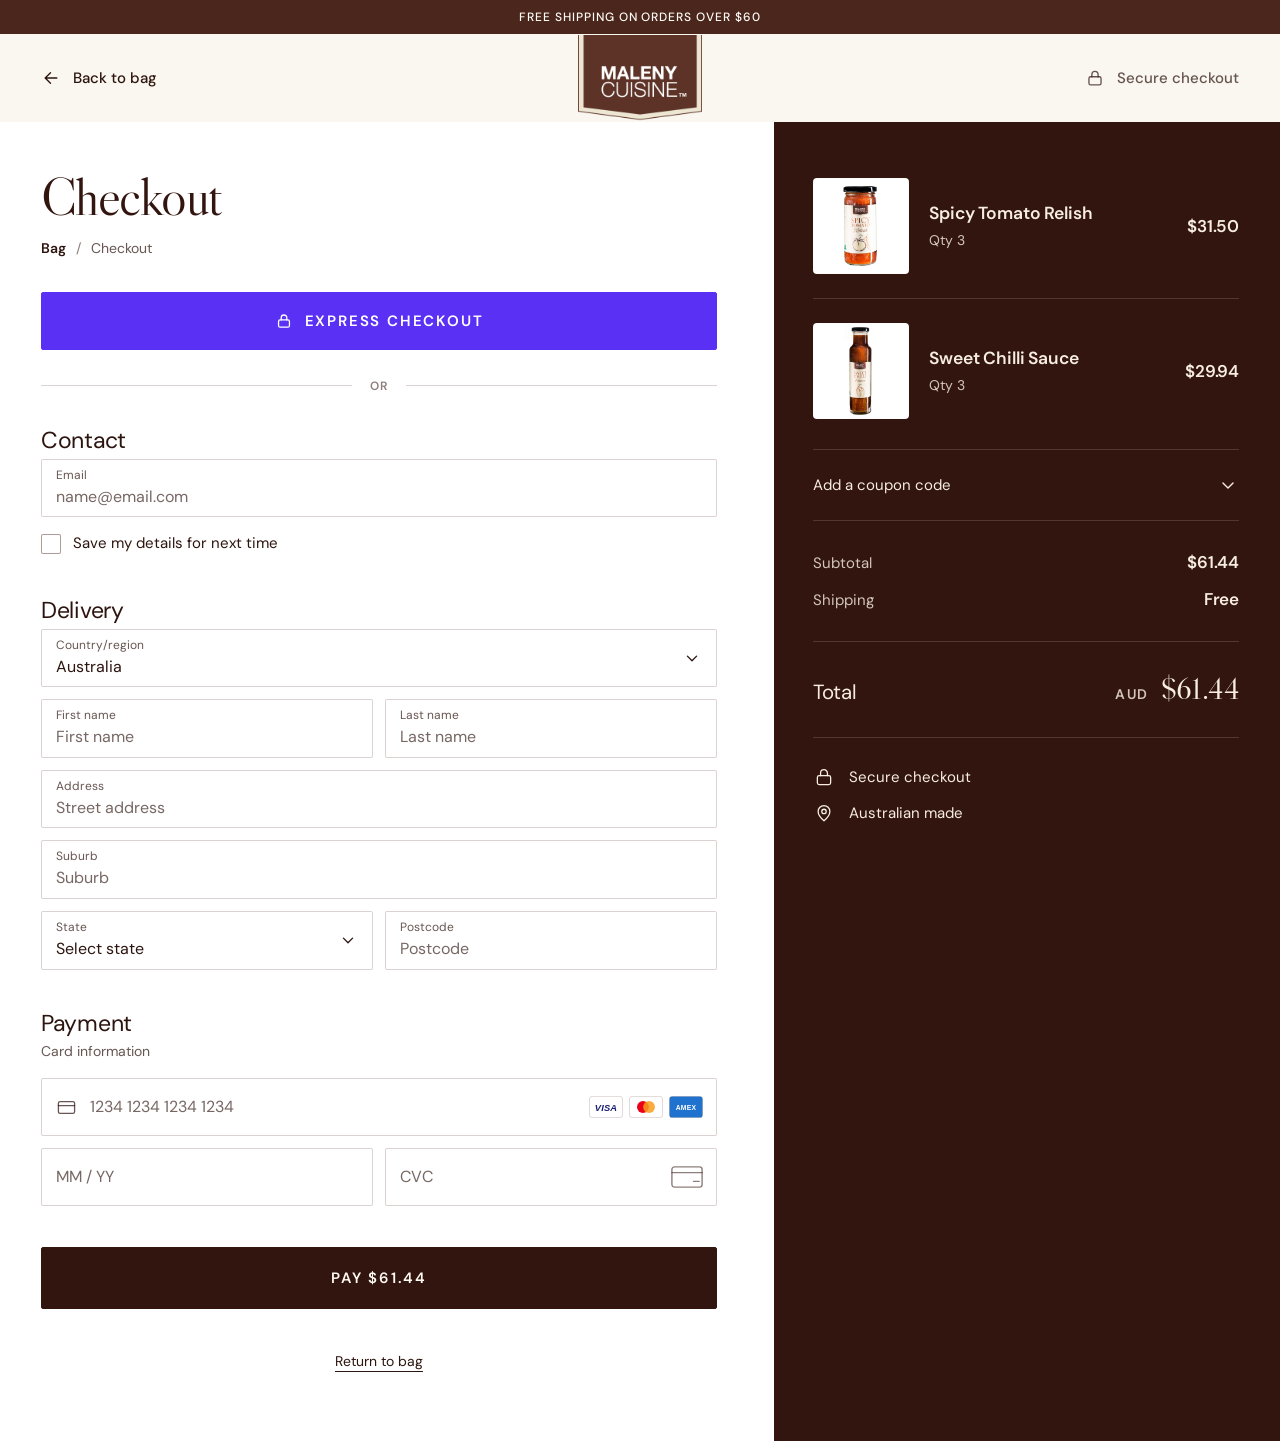
<file: checkout.html>
<!doctype html>
<!-- page-checkout releases the sideways lock in checkout.css so the summary
     column can stick. Only this page needs it; see the note on the rule. -->
<html lang="en" class="page-checkout">
  <head>
    <meta charset="UTF-8" />
    <meta name="viewport" content="width=device-width, initial-scale=1.0" />

    <meta
      name="description"
      content="Checkout — give us a delivery address and pay for your Maleny Cuisine order."
    />
    <title>Checkout — Maleny Cuisine</title>

    <!-- A checkout should not be indexed or shared. -->
    <meta name="robots" content="noindex, nofollow" />

    <link rel="preconnect" href="https://fonts.googleapis.com" />
    <link rel="preconnect" href="https://fonts.gstatic.com" crossorigin />
    <link
      href="https://fonts.googleapis.com/css2?family=DM+Sans:wght@400;500;600&family=Libre+Caslon+Display&display=swap"
      rel="stylesheet"
    />
    <link rel="stylesheet" href="styles.css" />
    <link rel="stylesheet" href="checkout.css" />
  </head>

  <body>
    <!--
      THESIS: one screen, two grounds — the work on paper, the money on the
        dark counter beside it. The page refuses the usual checkout stack of
        boxed cards on a grey field: there are no cards here at all, only two
        fields of colour meeting on a hard vertical edge.
      OWN-WORLD: the shipped Maleny system — paper ground, fig-brown ink,
        hairline rules, 2px controls and 4px surfaces, flat at rest, Caslon
        exactly twice (the title and the total), DM Sans for every field,
        label and figure. The one foreign colour is the express-pay violet
        already sanctioned in DESIGN.md.
      STORY: a shopper who has decided reads what they are buying, fills three
        short groups in order, and pays without the total ever leaving screen.
      FIRST VIEWPORT: stripped chrome — back to bag, the shield, "Secure
        checkout". Then "Checkout" in Caslon over the breadcrumb, the violet
        express button, an OR rule, and Contact / Delivery / Payment down the
        paper. The Chocolate Deep column bleeds off the right edge with the
        jars, the totals and the trust marks, sticky to the viewport.
      FORM: Stripe-style split, pinned by the client's supplied reference
        (design-references/checkout/variation-a-stripe-split.png). The comp is
        the direction, so no concept roll was run and no seed key applies.
      FINISH: unreviewed and undocumented is unfinished; this build ends with
        the finish review, the verdict, and DESIGN.md.

      THREE DEPARTURES FROM THE COMP, each forced by PRODUCT.md:
      1. Prices. The comp priced the relish at $16.00 and the sauce at $14.00.
         The real prices are $10.50 and $9.98 (content/products.md).
      2. Shipping. The comp invented an $8.00 rate. No shipping rate may be
         invented, so the sample bag sits above the published $60 threshold
         and the row reports the one delivery fact this project owns: Free.
      3. The express button. The comp drew Shopify's Shop Pay lockup on a site
         that does not run Shopify. It is the neutral express control instead,
         in the same violet and the same position, until a provider is named.
    -->
    <a class="skip-link" href="#main-content">Skip to content</a>

    <!-- The promotion dialog is deliberately absent, as page-template.html
         directs: an offer sheet over a payment form is an interruption. The
         bag page drops it for the same reason. -->

    <!-- ==================================================================
         CHECKOUT CHROME — a stripped header, not the site header.

         Everything that could take a shopper out of the flow is gone: no nav,
         no mega menu, no search, no drawer, no footer. What is left is the
         announcement bar (byte-identical to every other page), one way back,
         the mark, and the reassurance. Because there is no menu, there is no
         hamburger to collapse into below 860px — the bar just tightens.
         ================================================================== -->
    <header class="site-header">
      <div class="announcement">
        <p>Free Shipping on orders over $60</p>
      </div>

      <div class="checkout-bar">
        <a class="checkout-bar__back" href="cart-b.html">
          <svg class="checkout-bar__arrow" viewBox="0 0 24 24" aria-hidden="true" focusable="false">
            <path d="M19 12H5m6.4-6.4L5 12l6.4 6.4" />
          </svg>
          <span class="checkout-bar__label">Back to bag</span>
        </a>

        <a class="brand" href="index.html" aria-label="Maleny Cuisine home">
          <img src="assets/images/logo.png" alt="Maleny Cuisine" width="152" height="112" />
        </a>

        <!-- A statement about the connection, not a control, so it is a <p>
             rather than a link that goes nowhere. -->
        <p class="checkout-bar__secure">
          <svg class="checkout-bar__lock" viewBox="0 0 24 24" aria-hidden="true" focusable="false">
            <rect x="4.75" y="10.5" width="14.5" height="9.75" rx="2" />
            <path d="M8.25 10.5V7.75a3.75 3.75 0 0 1 7.5 0v2.75" />
          </svg>
          <span class="checkout-bar__label">Secure checkout</span>
        </p>
      </div>
    </header>

    <main id="main-content">
      <!-- ================================================================
           THE SPLIT — paper on the left, the counter on the right.

           This page spends its one Dark Band Allowance (Chocolate Deep, never
           Night, so the Doorway Rule holds) on the summary column, exactly as
           the bag page does. Source order is head → summary → form so that the
           mobile stack, which puts the order summary above the fields, needs
           no `order` property and keeps the tab order matching what is on
           screen at every width.
           ================================================================ -->
      <div class="checkout">
        <p class="visually-hidden" role="status" aria-live="polite" aria-atomic="true" data-checkout-status></p>

        <div class="checkout__head">
          <h1 class="checkout__title">Checkout</h1>

          <nav class="breadcrumb" aria-label="Breadcrumb">
            <ol>
              <li><a href="cart-b.html">Bag</a></li>
              <li aria-current="page">Checkout</li>
            </ol>
          </nav>
        </div>

        <!-- ==============================================================
             ORDER SUMMARY — the dark counter.

             Below 900px this whole column becomes a band above the form with
             a disclosure toggle, the pattern every shopper already knows from
             a phone checkout: the total is always on screen, the detail is one
             tap away. The toggle is display:none above 900px, so it is out of
             the tab order on desktop where the panel is always open.
             ============================================================== -->
        <aside class="checkout__summary" aria-labelledby="summary-title" data-summary>
          <div class="checkout__summary-inner">
            <h2 class="visually-hidden" id="summary-title">Order summary</h2>

            <button
              class="summary-toggle"
              type="button"
              aria-expanded="false"
              aria-controls="summary-detail"
              data-summary-toggle
            >
              <span class="summary-toggle__label">
                <span data-summary-toggle-text>Show order summary</span>
                <svg class="summary-toggle__chevron" viewBox="0 0 24 24" aria-hidden="true" focusable="false">
                  <path d="m6.5 9.75 5.5 5.5 5.5-5.5" />
                </svg>
              </span>
              <span class="summary-toggle__total">$61.44</span>
            </button>

            <div class="summary-detail" id="summary-detail" data-summary-detail>
              <!-- The bag is real markup, not rendered by script, so the order
                   is readable and correct with JavaScript off — the same
                   contract the bag page keeps. Neither of these two products
                   carries an allergen note; if a line that does (the Special
                   BBQ Sauce, the Christmas Pudding) is ever shown here, its
                   regulated text may not be set on this dark ground. It needs
                   the pale chip treatment, because the Dietary Contrast Rule
                   requires a solid pale surface at full ink. -->
              <ul class="summary-lines">
                <li class="summary-line">
                  <span class="summary-line__thumb">
                    <img
                      src="assets/images/Spicy-Tomato-Relish.jpg"
                      alt="Maleny Cuisine Spicy Tomato Relish"
                      width="96"
                      height="96"
                      loading="lazy"
                      decoding="async"
                    />
                  </span>
                  <span class="summary-line__text">
                    <span class="summary-line__name">Spicy Tomato Relish</span>
                    <span class="summary-line__qty">Qty 3</span>
                  </span>
                  <span class="summary-line__price">$31.50</span>
                </li>

                <li class="summary-line">
                  <span class="summary-line__thumb">
                    <img
                      src="assets/images/Sweet-Chilli-Sauce.jpg"
                      alt="Maleny Cuisine Sweet Chilli Sauce"
                      width="96"
                      height="96"
                      loading="lazy"
                      decoding="async"
                    />
                  </span>
                  <span class="summary-line__text">
                    <span class="summary-line__name">Sweet Chilli Sauce</span>
                    <span class="summary-line__qty">Qty 3</span>
                  </span>
                  <span class="summary-line__price">$29.94</span>
                </li>
              </ul>

              <!-- No code is invented and none is seeded. The field exists so
                   a shopper holding a code the client has issued can use it;
                   anything else is told plainly that it was not recognised. -->
              <div class="coupon">
                <button
                  class="coupon__toggle"
                  type="button"
                  aria-expanded="false"
                  aria-controls="coupon-panel"
                  data-coupon-toggle
                >
                  Add a coupon code
                  <svg class="coupon__chevron" viewBox="0 0 24 24" aria-hidden="true" focusable="false">
                    <path d="m6.5 9.75 5.5 5.5 5.5-5.5" />
                  </svg>
                </button>

                <div class="coupon__panel" id="coupon-panel" data-coupon-panel>
                  <form class="coupon__form" data-coupon-form>
                    <label class="visually-hidden" for="coupon-code">Coupon code</label>
                    <input
                      class="coupon__input"
                      id="coupon-code"
                      name="coupon"
                      type="text"
                      autocomplete="off"
                      autocapitalize="characters"
                      spellcheck="false"
                      placeholder="Enter code"
                      aria-describedby="coupon-message"
                    />
                    <button class="coupon__apply" type="submit">Apply</button>
                  </form>
                  <p class="coupon__message" id="coupon-message" data-coupon-message hidden></p>
                </div>
              </div>

              <dl class="summary-totals">
                <div class="summary-totals__row">
                  <dt>Subtotal</dt>
                  <dd>$61.44</dd>
                </div>
                <div class="summary-totals__row">
                  <!-- The one delivery fact this project owns. The bag is over
                       the published $60 threshold, so this is a real "Free",
                       not a rate. No figure is invented anywhere on this page. -->
                  <dt>Shipping</dt>
                  <dd>Free</dd>
                </div>
              </dl>

              <dl class="summary-total">
                <dt>Total</dt>
                <dd>
                  <span class="summary-total__currency">AUD</span>
                  <span class="summary-total__figure" data-order-total>$61.44</span>
                </dd>
              </dl>

              <!-- Two things a shopper wants settled before handing over a
                   card. Both are documented in PRODUCT.md and neither is a
                   dietary claim — regulated text cannot stand on a dark
                   ground. The place mark is the site's own pin icon; the
                   Australian Made certification logo is a third party's
                   trademark and is deliberately not drawn here. -->
              <ul class="summary-marks">
                <li class="summary-mark">
                  <svg viewBox="0 0 24 24" aria-hidden="true" focusable="false">
                    <rect x="4.75" y="10.5" width="14.5" height="9.75" rx="2" />
                    <path d="M8.25 10.5V7.75a3.75 3.75 0 0 1 7.5 0v2.75" />
                  </svg>
                  Secure checkout
                </li>
                <li class="summary-mark">
                  <svg viewBox="0 0 24 24" aria-hidden="true" focusable="false">
                    <path d="M12 20.5s6.4-5.6 6.4-10.2a6.4 6.4 0 1 0-12.8 0C5.6 14.9 12 20.5 12 20.5Z" />
                    <circle cx="12" cy="10.3" r="2.4" />
                  </svg>
                  Australian made
                </li>
              </ul>
            </div>
          </div>
        </aside>

        <!-- ==============================================================
             THE FORM.

             PROTOTYPE ONLY. Nothing here is wired to a payment processor and
             the card fields must never be pointed at one directly: card data
             belongs in a provider's own hosted field, never in this markup.
             checkout.js validates, formats and then stops.
             ============================================================== -->
        <section class="checkout__form" aria-labelledby="summary-title">
          <a class="express-pay" href="#" data-express>
            <svg class="express-pay__lock" viewBox="0 0 24 24" aria-hidden="true" focusable="false">
              <rect x="4.75" y="10.5" width="14.5" height="9.75" rx="2" />
              <path d="M8.25 10.5V7.75a3.75 3.75 0 0 1 7.5 0v2.75" />
            </svg>
            Express checkout
          </a>

          <p class="or-rule"><span>or</span></p>

          <form class="checkout-form" method="post" action="#order" novalidate data-checkout-form>
            <fieldset class="field-group">
              <legend class="field-group__title">Contact</legend>

              <p class="field">
                <label class="field__label" for="email">Email</label>
                <input
                  class="field__input"
                  id="email"
                  name="email"
                  type="email"
                  autocomplete="email"
                  placeholder="name@email.com"
                  required
                  aria-describedby="email-error"
                />
                <span class="field__error" id="email-error" data-error hidden></span>
              </p>

              <p class="checkbox">
                <input class="checkbox__input" id="save-details" name="save-details" type="checkbox" />
                <label class="checkbox__label" for="save-details">
                  <span class="checkbox__box" aria-hidden="true">
                    <svg viewBox="0 0 24 24" focusable="false"><path d="m5.5 12.5 4 4 9-9" /></svg>
                  </span>
                  Save my details for next time
                </label>
              </p>
            </fieldset>

            <fieldset class="field-group">
              <legend class="field-group__title">Delivery</legend>

              <p class="field field--select">
                <label class="field__label" for="country">Country/region</label>
                <select class="field__input" id="country" name="country" autocomplete="country-name">
                  <option value="AU" selected>Australia</option>
                </select>
                <svg class="field__chevron" viewBox="0 0 24 24" aria-hidden="true" focusable="false">
                  <path d="m6.5 9.75 5.5 5.5 5.5-5.5" />
                </svg>
              </p>

              <div class="field-row">
                <p class="field">
                  <label class="field__label" for="first-name">First name</label>
                  <input
                    class="field__input"
                    id="first-name"
                    name="first-name"
                    type="text"
                    autocomplete="given-name"
                    placeholder="First name"
                    required
                    aria-describedby="first-name-error"
                  />
                  <span class="field__error" id="first-name-error" data-error hidden></span>
                </p>

                <p class="field">
                  <label class="field__label" for="last-name">Last name</label>
                  <input
                    class="field__input"
                    id="last-name"
                    name="last-name"
                    type="text"
                    autocomplete="family-name"
                    placeholder="Last name"
                    required
                    aria-describedby="last-name-error"
                  />
                  <span class="field__error" id="last-name-error" data-error hidden></span>
                </p>
              </div>

              <p class="field">
                <label class="field__label" for="address">Address</label>
                <input
                  class="field__input"
                  id="address"
                  name="address"
                  type="text"
                  autocomplete="address-line1"
                  placeholder="Street address"
                  required
                  aria-describedby="address-error"
                />
                <span class="field__error" id="address-error" data-error hidden></span>
              </p>

              <p class="field">
                <label class="field__label" for="suburb">Suburb</label>
                <input
                  class="field__input"
                  id="suburb"
                  name="suburb"
                  type="text"
                  autocomplete="address-level2"
                  placeholder="Suburb"
                  required
                  aria-describedby="suburb-error"
                />
                <span class="field__error" id="suburb-error" data-error hidden></span>
              </p>

              <div class="field-row">
                <p class="field field--select">
                  <label class="field__label" for="state">State</label>
                  <select
                    class="field__input"
                    id="state"
                    name="state"
                    autocomplete="address-level1"
                    required
                    aria-describedby="state-error"
                  >
                    <option value="" selected>Select state</option>
                    <option value="ACT">Australian Capital Territory</option>
                    <option value="NSW">New South Wales</option>
                    <option value="NT">Northern Territory</option>
                    <option value="QLD">Queensland</option>
                    <option value="SA">South Australia</option>
                    <option value="TAS">Tasmania</option>
                    <option value="VIC">Victoria</option>
                    <option value="WA">Western Australia</option>
                  </select>
                  <svg class="field__chevron" viewBox="0 0 24 24" aria-hidden="true" focusable="false">
                    <path d="m6.5 9.75 5.5 5.5 5.5-5.5" />
                  </svg>
                  <span class="field__error" id="state-error" data-error hidden></span>
                </p>

                <p class="field">
                  <label class="field__label" for="postcode">Postcode</label>
                  <input
                    class="field__input"
                    id="postcode"
                    name="postcode"
                    type="text"
                    inputmode="numeric"
                    autocomplete="postal-code"
                    maxlength="4"
                    placeholder="Postcode"
                    required
                    aria-describedby="postcode-error"
                  />
                  <span class="field__error" id="postcode-error" data-error hidden></span>
                </p>
              </div>
            </fieldset>

            <fieldset class="field-group">
              <legend class="field-group__title">Payment</legend>

              <p class="field-group__sub" id="card-information">Card information</p>

              <div class="card-fields" role="group" aria-labelledby="card-information">
                <p class="field field--card">
                  <label class="visually-hidden" for="card-number">Card number</label>
                  <svg class="field__card-icon" viewBox="0 0 24 24" aria-hidden="true" focusable="false">
                    <rect x="2.75" y="5.25" width="18.5" height="13.5" rx="2" />
                    <path d="M2.75 9.75h18.5" />
                  </svg>
                  <input
                    class="field__input"
                    id="card-number"
                    name="card-number"
                    type="text"
                    inputmode="numeric"
                    autocomplete="cc-number"
                    maxlength="19"
                    placeholder="1234 1234 1234 1234"
                    required
                    aria-describedby="card-number-error"
                    data-card-number
                  />

                  <!-- The card schemes' own marks. They identify third parties
                       rather than express this palette — the same class of
                       exception as the express-pay violet — so they carry their
                       real colours and appear nowhere else on the site. -->
                  <span class="card-marks" aria-hidden="true">
                    <svg class="card-mark" viewBox="0 0 40 26" role="presentation" focusable="false">
                      <rect x="0.5" y="0.5" width="39" height="25" rx="3" fill="#ffffff" stroke="rgba(74,38,28,0.2)" />
                      <text
                        x="20"
                        y="17.5"
                        text-anchor="middle"
                        font-family="Arial, Helvetica, sans-serif"
                        font-size="11"
                        font-style="italic"
                        font-weight="700"
                        letter-spacing="0.2"
                        fill="#1a1f71"
                      >VISA</text>
                    </svg>

                    <svg class="card-mark" viewBox="0 0 40 26" role="presentation" focusable="false">
                      <rect x="0.5" y="0.5" width="39" height="25" rx="3" fill="#ffffff" stroke="rgba(74,38,28,0.2)" />
                      <circle cx="16.4" cy="13" r="7" fill="#eb001b" />
                      <circle cx="23.6" cy="13" r="7" fill="#f79e1b" fill-opacity="0.85" />
                    </svg>

                    <svg class="card-mark" viewBox="0 0 40 26" role="presentation" focusable="false">
                      <rect x="0.5" y="0.5" width="39" height="25" rx="3" fill="#1f72cd" stroke="rgba(74,38,28,0.2)" />
                      <text
                        x="20"
                        y="16.5"
                        text-anchor="middle"
                        font-family="Arial, Helvetica, sans-serif"
                        font-size="8"
                        font-weight="700"
                        letter-spacing="0.3"
                        fill="#ffffff"
                      >AMEX</text>
                    </svg>
                  </span>

                  <span class="field__error" id="card-number-error" data-error hidden></span>
                </p>

                <div class="field-row">
                  <p class="field">
                    <label class="visually-hidden" for="card-expiry">Expiry date, month and year</label>
                    <input
                      class="field__input"
                      id="card-expiry"
                      name="card-expiry"
                      type="text"
                      inputmode="numeric"
                      autocomplete="cc-exp"
                      maxlength="7"
                      placeholder="MM / YY"
                      required
                      aria-describedby="card-expiry-error"
                      data-card-expiry
                    />
                    <span class="field__error" id="card-expiry-error" data-error hidden></span>
                  </p>

                  <p class="field field--cvc">
                    <label class="visually-hidden" for="card-cvc">Security code</label>
                    <input
                      class="field__input"
                      id="card-cvc"
                      name="card-cvc"
                      type="text"
                      inputmode="numeric"
                      autocomplete="cc-csc"
                      maxlength="4"
                      placeholder="CVC"
                      required
                      aria-describedby="card-cvc-hint card-cvc-error"
                      data-card-cvc
                    />
                    <span class="field__hint" id="card-cvc-hint">
                      <svg viewBox="0 0 32 22" aria-hidden="true" focusable="false">
                        <rect x="0.9" y="0.9" width="30.2" height="20.2" rx="2.6" />
                        <path d="M0.9 6.6h30.2" />
                        <path d="M22.5 15.4h5.6" />
                      </svg>
                      <span class="visually-hidden">The three or four digit code on the back of your card</span>
                    </span>
                    <span class="field__error" id="card-cvc-error" data-error hidden></span>
                  </p>
                </div>
              </div>
            </fieldset>

            <!-- Filled Chocolate Deep at rest, so hover cannot invert it the
                 way the outlined buttons do without throwing the commitment
                 away at the moment it is being made. It takes the system's own
                 lift instead. -->
            <button class="pay-button" type="submit">Pay $61.44</button>

            <p class="checkout-form__foot">
              <a class="checkout-form__return" href="cart-b.html">Return to bag</a>
            </p>
          </form>
        </section>
      </div>
    </main>

    <script src="checkout.js"></script>
  </body>
</html>
</file>
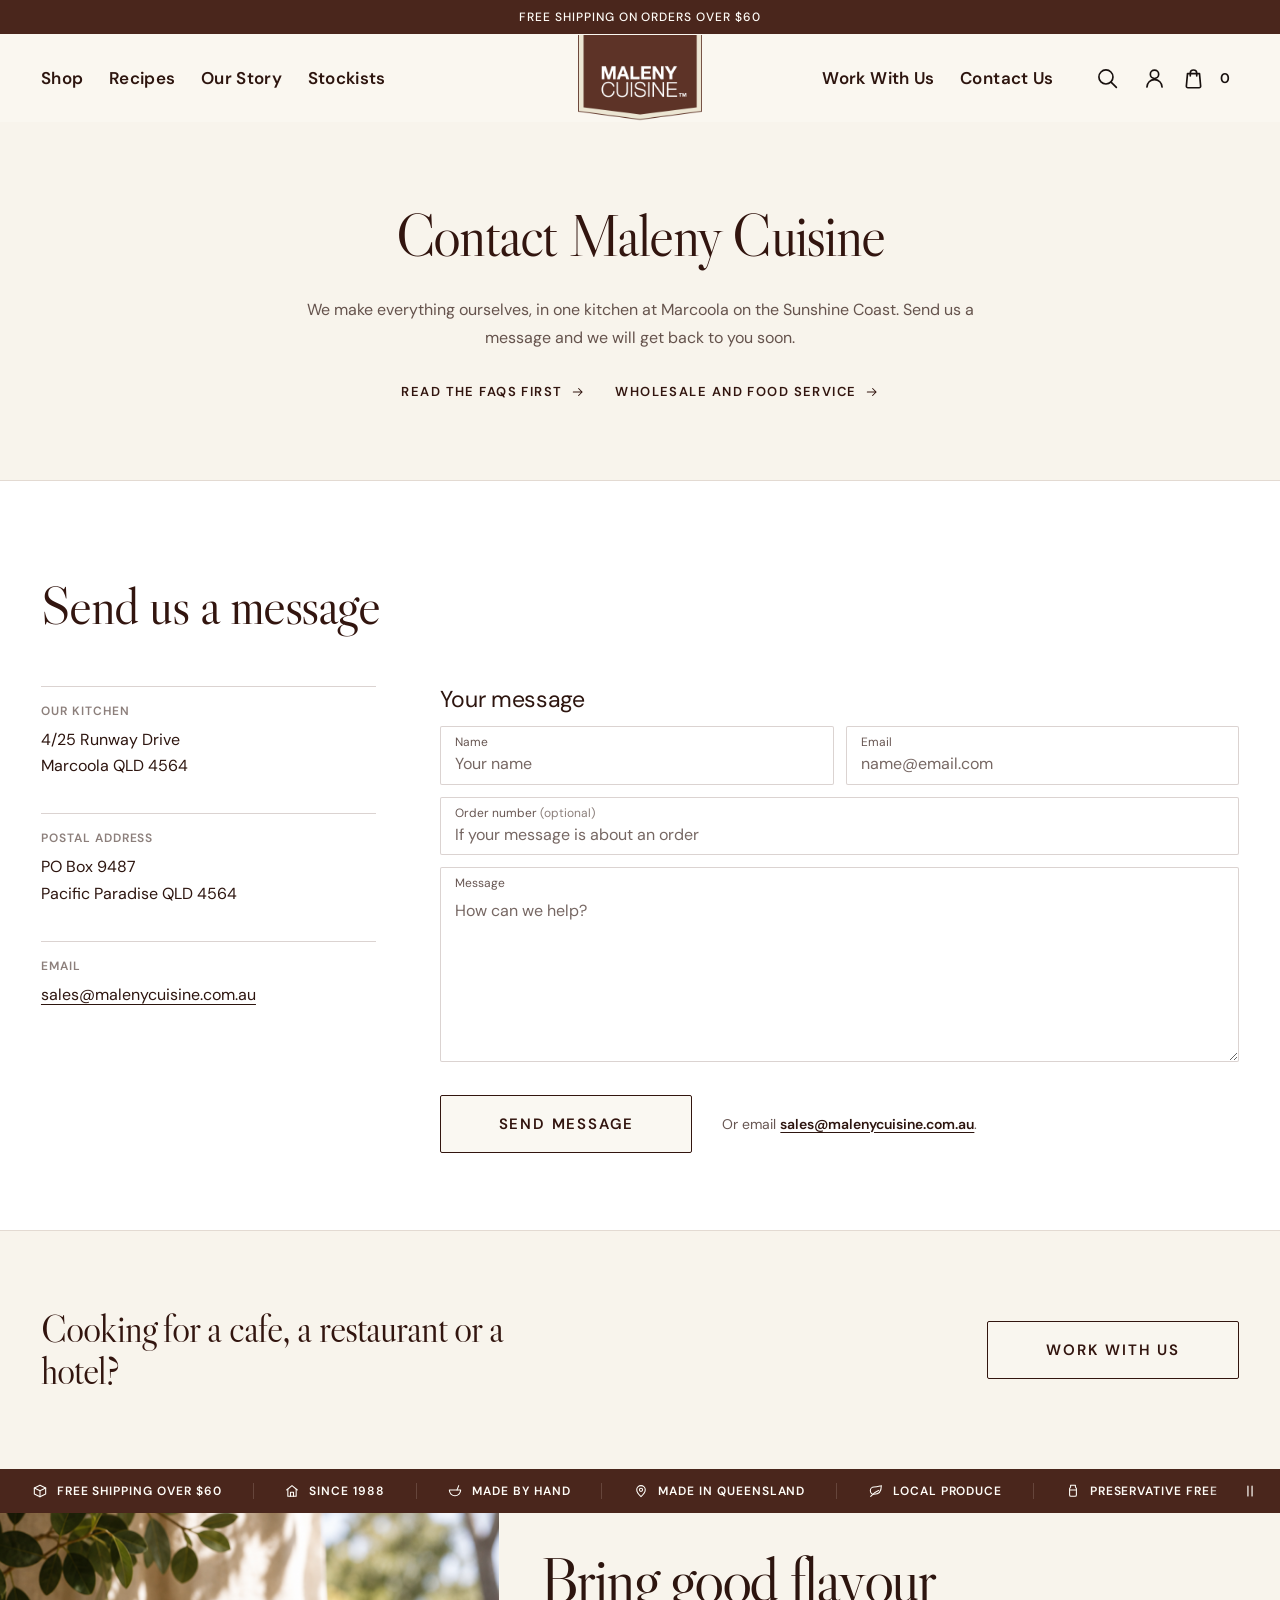
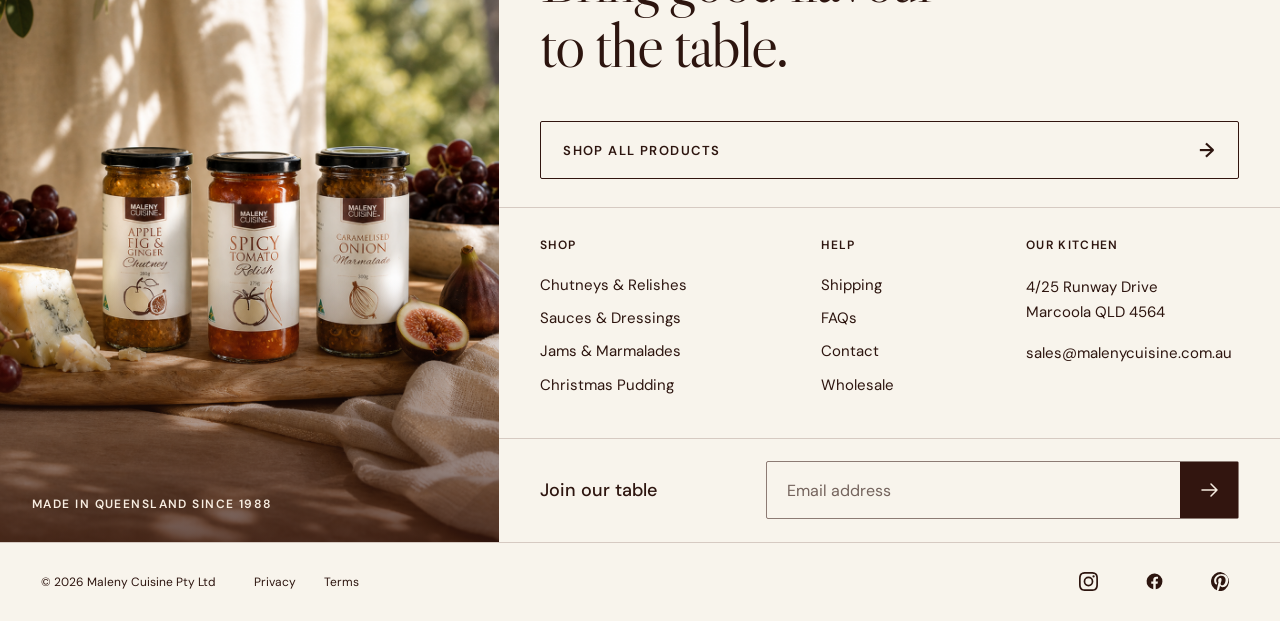
<file: contact.html>
<!doctype html>
<html lang="en">
  <head>
    <meta charset="UTF-8" />
    <meta name="viewport" content="width=device-width, initial-scale=1.0" />

    <meta name="description" content="Contact Maleny Cuisine — our kitchen at Marcoola on the Sunshine Coast, our postal address, and a message form." />
    <title>Contact Us — Maleny Cuisine</title>

    <link rel="preconnect" href="https://fonts.googleapis.com" />
    <link rel="preconnect" href="https://fonts.gstatic.com" crossorigin />
    <link
      href="https://fonts.googleapis.com/css2?family=DM+Sans:wght@400;500;600&family=Libre+Caslon+Display&family=Mrs+Saint+Delafield&display=swap"
      rel="stylesheet"
    />
    <link rel="stylesheet" href="styles.css" />
    <link rel="stylesheet" href="pages.css" />
  </head>

  <body>
    <a class="skip-link" href="#main-content">Skip to content</a>

    <!--
      DIRECTION CONTRACT: ONE KITCHEN, ONE ADDRESS
      THESIS: The contact page says exactly where the food is made and offers one way to write — no invented hours, phone number or reply time.
      OWN-WORLD: The house system unchanged. Ivory type-only entrance, then one paper band with the real addresses at left and the message form at right.
      STORY: The visitor confirms the company is a real place at Marcoola, then writes a message in four fields.
      FIRST VIEWPORT: An ivory band carrying the h1, one lede and two routes on, with the addresses and the first fields visible under it.
      FORM: Details-beside-form split, derived directly from the content rather than rolled; this is a new surface inside an established world, not a new world.
      FINISH: unreviewed and undocumented is unfinished; this build ends with the finish review, the verdict, and DESIGN.md
    -->
    <!-- ==================================================================
         HEADER — site chrome. Do not restructure per page. The only per-page
         edit allowed here is adding aria-current="page" to the nav link for
         the section you are on.
         ================================================================== -->
    <header class="site-header">
      <div class="announcement">
        <p>Free Shipping on orders over $60</p>
      </div>

      <nav class="navigation" aria-label="Main navigation">
        <button
          class="icon-button menu-toggle"
          type="button"
          aria-label="Open menu"
          aria-controls="mobile-menu"
          aria-expanded="false"
        >
          <span></span>
          <span></span>
        </button>

        <ul class="nav-links nav-links--left">
          <li class="has-mega">
            <a href="index.html#shop" aria-expanded="false" aria-controls="mega-shop">Shop</a>
          </li>
          <li><a href="recipes.html">Recipes</a></li>
          <li><a href="our-story.html">Our Story</a></li>
          <li><a href="stockists.html">Stockists</a></li>
        </ul>

        <a class="brand" href="index.html" aria-label="Maleny Cuisine home">
          <img src="assets/images/logo.png" alt="Maleny Cuisine" />
        </a>

        <div class="nav-end">
          <ul class="nav-links nav-links--right">
            <li><a href="work-with-us.html">Work With Us</a></li>
            <li><a href="contact.html" aria-current="page">Contact Us</a></li>
          </ul>

          <div class="nav-actions">
            <button class="icon-button search-toggle" type="button" aria-label="Search" aria-expanded="false">
              <svg viewBox="0 0 24 24" aria-hidden="true">
                <circle cx="10.5" cy="10.5" r="6.75"></circle>
                <path d="M15.4 15.4 20.5 20.5"></path>
              </svg>
            </button>

            <a class="icon-button account-link" href="#" aria-label="Your account">
              <svg viewBox="0 0 24 24" aria-hidden="true">
                <circle cx="12" cy="8" r="4"></circle>
                <path d="M4.75 20.25a7.25 7.25 0 0 1 14.5 0"></path>
              </svg>
            </a>

            <a class="icon-button bag-link" href="cart-b.html" aria-label="Shopping bag, 0 items">
              <svg viewBox="0 0 24 24" aria-hidden="true">
                <path d="M6.25 7.25h11.5l1.1 12a1.5 1.5 0 0 1-1.5 1.65H6.65a1.5 1.5 0 0 1-1.5-1.65l1.1-12Z"></path>
                <path d="M8.9 9.6V6.9a3.1 3.1 0 0 1 6.2 0v2.7"></path>
              </svg>
              <span class="bag-count" aria-hidden="true">0</span>
            </a>
          </div>
        </div>
      </nav>

      <div class="mega-menu" id="mega-shop" aria-hidden="true">
        <div class="mega-menu__inner">
          <div class="mega-menu__column">
            <ul class="mega-links">
              <li><a href="archive-a.html">Best Sellers</a></li>
              <li><a href="archive-a.html?category=chutneys">Chutneys</a></li>
              <li><a href="archive-a.html?category=chutneys">Relishes</a></li>
              <li><a href="archive-a.html?category=sauces">Sauces</a></li>
              <li><a href="archive-a.html?category=dressings">Salad Dressings</a></li>
              <li><a href="archive-a.html?category=jams">Jams &amp; Marmalades</a></li>
              <li><a href="index.html#shop">Shop All</a></li>
            </ul>
          </div>

          <div class="mega-cards">
            <a class="mega-card" href="archive-a.html?category=chutneys">
              <span class="mega-card__media">
                <img src="assets/images/Maleny-Cuisine-Chutneys.jpg" alt="" loading="lazy" />
              </span>
              <span class="mega-card__foot">
                <span class="mega-card__title">Chutneys &amp; Relishes</span>
                <span class="mega-card__arrow" aria-hidden="true">
                  <svg viewBox="0 0 24 24">
                    <circle cx="12" cy="12" r="10.25"></circle>
                    <path d="M8 12h8m-3.4-3.4L16 12l-3.4 3.4"></path>
                  </svg>
                </span>
              </span>
            </a>

            <a class="mega-card" href="archive-a.html?category=sauces">
              <span class="mega-card__media">
                <img src="assets/images/Maleny-Cuisine-Sauces.jpg" alt="" loading="lazy" />
              </span>
              <span class="mega-card__foot">
                <span class="mega-card__title">Sauces &amp; Dressings</span>
                <span class="mega-card__arrow" aria-hidden="true">
                  <svg viewBox="0 0 24 24">
                    <circle cx="12" cy="12" r="10.25"></circle>
                    <path d="M8 12h8m-3.4-3.4L16 12l-3.4 3.4"></path>
                  </svg>
                </span>
              </span>
            </a>

            <a class="mega-card" href="archive-a.html?category=jams">
              <span class="mega-card__media">
                <img src="assets/images/Maleny-Cuisine-Jams-Marmalades.jpg" alt="" loading="lazy" />
              </span>
              <span class="mega-card__foot">
                <span class="mega-card__title">Jams &amp; Marmalades</span>
                <span class="mega-card__arrow" aria-hidden="true">
                  <svg viewBox="0 0 24 24">
                    <circle cx="12" cy="12" r="10.25"></circle>
                    <path d="M8 12h8m-3.4-3.4L16 12l-3.4 3.4"></path>
                  </svg>
                </span>
              </span>
            </a>
          </div>
        </div>
      </div>

      <div class="search-panel" role="search" aria-hidden="true">
        <form class="search-form">
          <label for="site-search">Search Maleny Cuisine</label>
          <div class="search-field">
            <input id="site-search" name="q" type="search" placeholder="What are you looking for?" />
            <button type="submit">Search</button>
          </div>
        </form>
        <button class="search-close" type="button" aria-label="Close search">×</button>
      </div>

      <div class="mobile-menu" id="mobile-menu" aria-hidden="true">
        <form class="drawer-search" role="search">
          <svg viewBox="0 0 24 24" aria-hidden="true">
            <circle cx="10.5" cy="10.5" r="6.75"></circle>
            <path d="M15.4 15.4 20.5 20.5"></path>
          </svg>
          <input
            id="drawer-search-input"
            name="q"
            type="search"
            placeholder="Search for..."
            aria-label="Search Maleny Cuisine"
          />
        </form>

        <div class="drawer-tabs" role="tablist" aria-label="Menu sections">
          <button
            class="drawer-tab is-active"
            type="button"
            role="tab"
            id="tab-shop"
            aria-controls="panel-shop"
            aria-selected="true"
          >
            Shop All
          </button>
          <button
            class="drawer-tab"
            type="button"
            role="tab"
            id="tab-explore"
            aria-controls="panel-explore"
            aria-selected="false"
            tabindex="-1"
          >
            Explore
          </button>
        </div>

        <div class="drawer-panel is-active" id="panel-shop" role="tabpanel" aria-labelledby="tab-shop">
          <ul class="drawer-list">
            <li>
              <a class="drawer-card" href="archive-a.html">
                <span class="drawer-card__text">
                  <span class="drawer-card__title">Best Sellers</span>
                  <span class="drawer-card__sub">The best of Maleny Cuisine</span>
                </span>
                <span class="drawer-card__thumb">
                  <img src="assets/images/Maleny-Cuisine-products.jpg" alt="" loading="lazy" />
                </span>
              </a>
            </li>
            <li>
              <a class="drawer-card" href="archive-a.html?category=chutneys">
                <span class="drawer-card__text">
                  <span class="drawer-card__title">Chutneys</span>
                  <span class="drawer-card__sub">Slow-cooked in small batches</span>
                </span>
                <span class="drawer-card__thumb">
                  <img src="assets/images/Maleny-Cuisine-Chutneys.jpg" alt="" loading="lazy" />
                </span>
              </a>
            </li>
            <li>
              <a class="drawer-card" href="archive-a.html?category=chutneys">
                <span class="drawer-card__text">
                  <span class="drawer-card__title">Relishes</span>
                  <span class="drawer-card__sub">Tomato, onion &amp; eggplant</span>
                </span>
                <span class="drawer-card__thumb">
                  <img src="assets/images/Spicy-Tomato-Relish.jpg" alt="" loading="lazy" />
                </span>
              </a>
            </li>
            <li>
              <a class="drawer-card" href="archive-a.html?category=sauces">
                <span class="drawer-card__text">
                  <span class="drawer-card__title">Sauces</span>
                  <span class="drawer-card__sub">BBQ, sweet chilli &amp; more</span>
                </span>
                <span class="drawer-card__thumb">
                  <img src="assets/images/Maleny-Cuisine-Sauces.jpg" alt="" loading="lazy" />
                </span>
              </a>
            </li>
            <li>
              <a class="drawer-card" href="archive-a.html?category=dressings">
                <span class="drawer-card__text">
                  <span class="drawer-card__title">Salad Dressings</span>
                  <span class="drawer-card__sub">Italian, Thai &amp; sweet mustard</span>
                </span>
                <span class="drawer-card__thumb">
                  <img src="assets/images/Maleny-Cuisine-Salad-Dressings.jpg" alt="" loading="lazy" />
                </span>
              </a>
            </li>
            <li>
              <a class="drawer-card" href="archive-a.html?category=jams">
                <span class="drawer-card__text">
                  <span class="drawer-card__title">Jams &amp; Marmalades</span>
                  <span class="drawer-card__sub">Fruit picked at its best</span>
                </span>
                <span class="drawer-card__thumb">
                  <img src="assets/images/Maleny-Cuisine-Jams-Marmalades.jpg" alt="" loading="lazy" />
                </span>
              </a>
            </li>
            <li>
              <a class="drawer-card" href="index.html#shop">
                <span class="drawer-card__text">
                  <span class="drawer-card__title">Shop All</span>
                  <span class="drawer-card__sub">Browse the full range</span>
                </span>
                <span class="drawer-card__thumb">
                  <img src="assets/images/Grazing-Platter-1.jpg" alt="" loading="lazy" />
                </span>
              </a>
            </li>
          </ul>
        </div>

        <div class="drawer-panel" id="panel-explore" role="tabpanel" aria-labelledby="tab-explore" hidden>
          <ul class="drawer-list">
            <li>
              <a class="drawer-card" href="recipes.html">
                <span class="drawer-card__text">
                  <span class="drawer-card__title">Recipes</span>
                  <span class="drawer-card__sub">Ideas for every jar</span>
                </span>
                <span class="drawer-card__thumb">
                  <img src="assets/images/hover/Recipes-Home-Page-Image.jpg" alt="" loading="lazy" />
                </span>
              </a>
            </li>
            <li>
              <a class="drawer-card" href="our-story.html">
                <span class="drawer-card__text">
                  <span class="drawer-card__title">Our Story</span>
                  <span class="drawer-card__sub">Made on the Sunshine Coast</span>
                </span>
                <span class="drawer-card__thumb">
                  <img src="assets/images/ABOUT-US.jpeg" alt="" loading="lazy" />
                </span>
              </a>
            </li>
            <li>
              <a class="drawer-card" href="stockists.html">
                <span class="drawer-card__text">
                  <span class="drawer-card__title">Stockists</span>
                  <span class="drawer-card__sub">Find us near you</span>
                </span>
                <span class="drawer-card__thumb">
                  <img src="assets/images/chutney-cheese-fruit.jpg" alt="" loading="lazy" />
                </span>
              </a>
            </li>
            <li>
              <a class="drawer-card" href="work-with-us.html">
                <span class="drawer-card__text">
                  <span class="drawer-card__title">Work With Us</span>
                  <span class="drawer-card__sub">Wholesale &amp; food service</span>
                </span>
                <span class="drawer-card__thumb">
                  <img src="assets/images/FOOD-SERVICE_IMAGE-1.jpg" alt="" loading="lazy" />
                </span>
              </a>
            </li>
            <li>
              <a class="drawer-card" href="contact.html" aria-current="page">
                <span class="drawer-card__text">
                  <span class="drawer-card__title">Contact Us</span>
                  <span class="drawer-card__sub">We would love to hear from you</span>
                </span>
                <span class="drawer-card__thumb">
                  <img src="assets/images/Grazing-Platter-1.jpg" alt="" loading="lazy" />
                </span>
              </a>
            </li>
          </ul>
        </div>

        <a class="mobile-menu__account" href="#">My account</a>
      </div>
    </header>

    <main id="main-content">
      <section class="page-head page-head--centred" aria-labelledby="page-title">
        <h1 class="page-head__title" id="page-title">Contact Maleny Cuisine</h1>

        <p class="page-head__lede">
          We make everything ourselves, in one kitchen at Marcoola on the Sunshine Coast. Send us a
          message and we will get back to you soon.
        </p>

        <p class="page-head__links">
          <a class="link-wipe" href="faq.html">
            Read the FAQs first
            <svg class="page-head__arrow" viewBox="0 0 24 24" aria-hidden="true" focusable="false">
              <path d="M4 12h15M13 6l6 6-6 6" />
            </svg>
          </a>
          <a class="link-wipe" href="work-with-us.html">
            Wholesale and food service
            <svg class="page-head__arrow" viewBox="0 0 24 24" aria-hidden="true" focusable="false">
              <path d="M4 12h15M13 6l6 6-6 6" />
            </svg>
          </a>
        </p>
      </section>

      <!-- =============================================================
           THE MESSAGE FORM.
           PRESENTATION ONLY — there is no backend behind this site, so nothing
           typed here is sent. pages.js validates the form, then says exactly
           that and points at the real email address.

           The details beside it are the real ones from PRODUCT.md: two
           addresses and an email. No phone number, no opening hours and no
           reply time, because none of those has been supplied.
           ============================================================= -->
      <section class="section" id="message" aria-labelledby="message-title">
        <div class="section__head">
          <h2 class="section-title" id="message-title">Send us a message</h2>
        </div>

        <div class="form-band">
          <div class="form-band__aside">
            <dl class="contact-details">
              <div>
                <dt>Our kitchen</dt>
                <dd>
                  <address>4/25 Runway Drive<br />Marcoola QLD 4564</address>
                </dd>
              </div>

              <div>
                <dt>Postal address</dt>
                <dd>
                  <address>PO Box 9487<br />Pacific Paradise QLD 4564</address>
                </dd>
              </div>

              <div>
                <dt>Email</dt>
                <dd><a href="mailto:sales@malenycuisine.com.au">sales@malenycuisine.com.au</a></dd>
              </div>
            </dl>
          </div>

          <form class="enquiry-form" data-page-form novalidate>
            <p class="visually-hidden" role="status" aria-live="polite" aria-atomic="true" data-form-status></p>

            <fieldset class="field-group">
              <legend class="field-group__title">Your message</legend>

              <div class="field-row">
                <p class="field">
                  <label class="field__label" for="contact-name">Name</label>
                  <input
                    class="field__input"
                    id="contact-name"
                    name="name"
                    type="text"
                    autocomplete="name"
                    placeholder="Your name"
                    aria-describedby="contact-name-error"
                  />
                  <span class="field__error" id="contact-name-error" data-error hidden></span>
                </p>

                <p class="field">
                  <label class="field__label" for="contact-email">Email</label>
                  <input
                    class="field__input"
                    id="contact-email"
                    name="email"
                    type="email"
                    autocomplete="email"
                    placeholder="name@email.com"
                    aria-describedby="contact-email-error"
                  />
                  <span class="field__error" id="contact-email-error" data-error hidden></span>
                </p>
              </div>

              <p class="field">
                <label class="field__label" for="contact-order">
                  Order number <span class="field__optional">(optional)</span>
                </label>
                <input
                  class="field__input"
                  id="contact-order"
                  name="order-number"
                  type="text"
                  placeholder="If your message is about an order"
                />
              </p>

              <p class="field field--message">
                <label class="field__label" for="contact-message">Message</label>
                <textarea
                  class="field__input"
                  id="contact-message"
                  name="message"
                  rows="6"
                  placeholder="How can we help?"
                  aria-describedby="contact-message-error"
                ></textarea>
                <span class="field__error" id="contact-message-error" data-error hidden></span>
              </p>
            </fieldset>

            <div class="form-actions">
              <button class="button" type="submit">Send message</button>
              <p class="form-actions__alt">
                Or email <a href="mailto:sales@malenycuisine.com.au">sales@malenycuisine.com.au</a>.
              </p>
            </div>

            <p class="form-note" data-form-note hidden>
              <strong>This form is a design preview.</strong>
              Nothing was sent and nothing was stored. To reach Maleny Cuisine today, email
              <a href="mailto:sales@malenycuisine.com.au">sales@malenycuisine.com.au</a>.
            </p>
          </form>
        </div>
      </section>

      <section class="page-cta" aria-labelledby="contact-cta-title">
        <div class="page-cta__inner">
          <h2 class="page-cta__title" id="contact-cta-title">
            Cooking for a cafe, a restaurant or a hotel?
          </h2>
          <a class="button" href="work-with-us.html">Work with us</a>
        </div>
      </section>
    </main>

    <!-- ==================================================================
         FOOTER — site chrome. Do not restructure per page.
         ================================================================== -->
    <footer class="footer footer--split">
      <!-- The page opens on a Chocolate bar and now closes on one. Six things a
           shopper wants settled before they leave, short enough that a normal
           screen holds all six at once. Every claim here is documented in
           PRODUCT.md. Nothing on this bar may become a shipping promise, a
           rating, an award or a dietary claim — regulated dietary text has to
           stand still on a pale ground.
           The set is repeated three times: copies two and three are hidden from
           assistive tech and out of the tab order, and they are in the markup so
           the loop closes without script and never runs short on a wide screen. -->
      <section class="assurance" aria-labelledby="assurance-title">
        <h2 class="visually-hidden" id="assurance-title">Why shop with Maleny Cuisine</h2>

        <div class="assurance__viewport">
          <ul class="assurance__track" data-assurance-track>
            <li class="assurance__item">
              <svg class="assurance__icon" viewBox="0 0 24 24" aria-hidden="true" focusable="false">
                <path d="M3.5 7.5 12 3.5l8.5 4v9L12 20.5l-8.5-4v-9Z" />
                <path d="M3.5 7.5 12 11.5l8.5-4" />
                <path d="M12 11.5v9" />
              </svg>
              Free shipping over $60
            </li>

            <li class="assurance__item">
              <svg class="assurance__icon" viewBox="0 0 24 24" aria-hidden="true" focusable="false">
                <path d="M4 10.5 12 4l8 6.5" />
                <path d="M5.75 9.4V20h12.5V9.4" />
                <path d="M9.75 20v-6h4.5v6" />
              </svg>
              Since 1988
            </li>

            <li class="assurance__item">
              <svg class="assurance__icon" viewBox="0 0 24 24" aria-hidden="true" focusable="false">
                <path d="M3.5 10.5h17a8.5 8.5 0 0 1-17 0Z" />
                <path d="M15 10.5 17.6 4" />
              </svg>
              Made by hand
            </li>

            <li class="assurance__item">
              <svg class="assurance__icon" viewBox="0 0 24 24" aria-hidden="true" focusable="false">
                <path d="M12 20.5s6.4-5.6 6.4-10.2a6.4 6.4 0 1 0-12.8 0C5.6 14.9 12 20.5 12 20.5Z" />
                <circle cx="12" cy="10.3" r="2.4" />
              </svg>
              Made in Queensland
            </li>

            <li class="assurance__item">
              <svg class="assurance__icon" viewBox="0 0 24 24" aria-hidden="true" focusable="false">
                <path d="M20 4c0 9-5 13-11 13a5.5 5.5 0 0 1 0-11c4 0 7-1 11-2Z" />
                <path d="M4 20c3.4-4.4 6.9-7 11.8-8.9" />
              </svg>
              Local produce
            </li>

            <li class="assurance__item">
              <svg class="assurance__icon" viewBox="0 0 24 24" aria-hidden="true" focusable="false">
                <path d="M8.4 3.5h7.2v2.6l1.5 2.2V18a2 2 0 0 1-2 2H8.9a2 2 0 0 1-2-2V8.3l1.5-2.2V3.5Z" />
                <path d="M6.9 10.4h10.2" />
              </svg>
              Preservative free
            </li>

            <li class="assurance__item assurance__item--clone" aria-hidden="true">
              <svg class="assurance__icon" viewBox="0 0 24 24" focusable="false">
                <path d="M3.5 7.5 12 3.5l8.5 4v9L12 20.5l-8.5-4v-9Z" />
                <path d="M3.5 7.5 12 11.5l8.5-4" />
                <path d="M12 11.5v9" />
              </svg>
              Free shipping over $60
            </li>

            <li class="assurance__item assurance__item--clone" aria-hidden="true">
              <svg class="assurance__icon" viewBox="0 0 24 24" focusable="false">
                <path d="M4 10.5 12 4l8 6.5" />
                <path d="M5.75 9.4V20h12.5V9.4" />
                <path d="M9.75 20v-6h4.5v6" />
              </svg>
              Since 1988
            </li>

            <li class="assurance__item assurance__item--clone" aria-hidden="true">
              <svg class="assurance__icon" viewBox="0 0 24 24" focusable="false">
                <path d="M3.5 10.5h17a8.5 8.5 0 0 1-17 0Z" />
                <path d="M15 10.5 17.6 4" />
              </svg>
              Made by hand
            </li>

            <li class="assurance__item assurance__item--clone" aria-hidden="true">
              <svg class="assurance__icon" viewBox="0 0 24 24" focusable="false">
                <path d="M12 20.5s6.4-5.6 6.4-10.2a6.4 6.4 0 1 0-12.8 0C5.6 14.9 12 20.5 12 20.5Z" />
                <circle cx="12" cy="10.3" r="2.4" />
              </svg>
              Made in Queensland
            </li>

            <li class="assurance__item assurance__item--clone" aria-hidden="true">
              <svg class="assurance__icon" viewBox="0 0 24 24" focusable="false">
                <path d="M20 4c0 9-5 13-11 13a5.5 5.5 0 0 1 0-11c4 0 7-1 11-2Z" />
                <path d="M4 20c3.4-4.4 6.9-7 11.8-8.9" />
              </svg>
              Local produce
            </li>

            <li class="assurance__item assurance__item--clone" aria-hidden="true">
              <svg class="assurance__icon" viewBox="0 0 24 24" focusable="false">
                <path d="M8.4 3.5h7.2v2.6l1.5 2.2V18a2 2 0 0 1-2 2H8.9a2 2 0 0 1-2-2V8.3l1.5-2.2V3.5Z" />
                <path d="M6.9 10.4h10.2" />
              </svg>
              Preservative free
            </li>

            <li class="assurance__item assurance__item--clone" aria-hidden="true">
              <svg class="assurance__icon" viewBox="0 0 24 24" focusable="false">
                <path d="M3.5 7.5 12 3.5l8.5 4v9L12 20.5l-8.5-4v-9Z" />
                <path d="M3.5 7.5 12 11.5l8.5-4" />
                <path d="M12 11.5v9" />
              </svg>
              Free shipping over $60
            </li>

            <li class="assurance__item assurance__item--clone" aria-hidden="true">
              <svg class="assurance__icon" viewBox="0 0 24 24" focusable="false">
                <path d="M4 10.5 12 4l8 6.5" />
                <path d="M5.75 9.4V20h12.5V9.4" />
                <path d="M9.75 20v-6h4.5v6" />
              </svg>
              Since 1988
            </li>

            <li class="assurance__item assurance__item--clone" aria-hidden="true">
              <svg class="assurance__icon" viewBox="0 0 24 24" focusable="false">
                <path d="M3.5 10.5h17a8.5 8.5 0 0 1-17 0Z" />
                <path d="M15 10.5 17.6 4" />
              </svg>
              Made by hand
            </li>

            <li class="assurance__item assurance__item--clone" aria-hidden="true">
              <svg class="assurance__icon" viewBox="0 0 24 24" focusable="false">
                <path d="M12 20.5s6.4-5.6 6.4-10.2a6.4 6.4 0 1 0-12.8 0C5.6 14.9 12 20.5 12 20.5Z" />
                <circle cx="12" cy="10.3" r="2.4" />
              </svg>
              Made in Queensland
            </li>

            <li class="assurance__item assurance__item--clone" aria-hidden="true">
              <svg class="assurance__icon" viewBox="0 0 24 24" focusable="false">
                <path d="M20 4c0 9-5 13-11 13a5.5 5.5 0 0 1 0-11c4 0 7-1 11-2Z" />
                <path d="M4 20c3.4-4.4 6.9-7 11.8-8.9" />
              </svg>
              Local produce
            </li>

            <li class="assurance__item assurance__item--clone" aria-hidden="true">
              <svg class="assurance__icon" viewBox="0 0 24 24" focusable="false">
                <path d="M8.4 3.5h7.2v2.6l1.5 2.2V18a2 2 0 0 1-2 2H8.9a2 2 0 0 1-2-2V8.3l1.5-2.2V3.5Z" />
                <path d="M6.9 10.4h10.2" />
              </svg>
              Preservative free
            </li>
          </ul>
        </div>

        <button
          class="icon-button assurance__pause"
          type="button"
          data-assurance-pause
          aria-pressed="false"
          aria-label="Pause the moving information bar"
        >
          <span class="assurance__pause-icon assurance__pause-icon--pause" aria-hidden="true">
            <svg viewBox="0 0 24 24" role="presentation" focusable="false">
              <path d="M9.25 5.5v13M14.75 5.5v13" />
            </svg>
          </span>
          <span class="assurance__pause-icon assurance__pause-icon--play" aria-hidden="true">
            <svg viewBox="0 0 24 24" role="presentation" focusable="false">
              <path d="M8 5.6v12.8L18.4 12 8 5.6Z" />
            </svg>
          </span>
        </button>
      </section>

      <div class="split-image">
        <img
          src="assets/images/generated/footer-last-serving-three-products.png"
          alt="Apple Fig &amp; Ginger Chutney, Spicy Tomato Relish and Caramelised Onion Marmalade on a board with cheese, figs and grapes"
          width="1131"
          height="1440"
          loading="lazy"
          decoding="async"
        />
        <p>Made in Queensland since 1988</p>
      </div>

      <div class="split-content">
        <section class="split-lead" aria-labelledby="split-title">
          <h2 id="split-title">Bring good flavour<br />to the table.</h2>
          <a class="outline-button" href="index.html#shop">
            Shop all products <span aria-hidden="true">&rarr;</span>
          </a>
        </section>

        <div class="split-links">
          <nav class="footer-links" aria-label="Shop">
            <p class="footer-label">Shop</p>
            <a href="index.html#shop">Chutneys &amp; Relishes</a>
            <a href="index.html#shop">Sauces &amp; Dressings</a>
            <a href="index.html#shop">Jams &amp; Marmalades</a>
            <a href="index.html#shop">Christmas Pudding</a>
          </nav>

          <nav class="footer-links" aria-label="Help">
            <p class="footer-label">Help</p>
            <a href="#">Shipping</a>
            <a href="faq.html">FAQs</a>
            <a href="contact.html">Contact</a>
            <a href="work-with-us.html">Wholesale</a>
          </nav>

          <div class="split-contact">
            <p class="footer-label">Our kitchen</p>
            <address>
              4/25 Runway Drive<br />
              Marcoola QLD 4564
            </address>
            <a href="mailto:sales@malenycuisine.com.au">sales@malenycuisine.com.au</a>
          </div>
        </div>

        <section class="split-newsletter" aria-labelledby="split-newsletter-title">
          <h3 id="split-newsletter-title">Join our table</h3>
          <form class="newsletter" action="#" method="post">
            <label class="visually-hidden" for="split-email">Email address</label>
            <input
              id="split-email"
              name="email"
              type="email"
              autocomplete="email"
              placeholder="Email address"
            />
            <button type="submit" aria-label="Join our email list">
              <svg viewBox="0 0 24 24" aria-hidden="true" focusable="false">
                <path d="M4 12h15M13 6l6 6-6 6" />
              </svg>
            </button>
          </form>
        </section>
      </div>

      <div class="footer-base footer-base--split">
        <p>&copy; <span data-year>2026</span> Maleny Cuisine Pty Ltd</p>
        <nav class="footer-base__legal" aria-label="Legal">
          <a href="#">Privacy</a>
          <a href="#">Terms</a>
        </nav>
        <nav class="footer-base__social" aria-label="Social media">
          <a href="https://www.instagram.com/" target="_blank" rel="noopener">
            <svg viewBox="0 0 24 24" aria-hidden="true" focusable="false">
              <path
                d="M12 2.16c3.2 0 3.58.01 4.85.07 1.17.05 1.8.25 2.23.41.56.22.96.48 1.38.9.42.42.68.82.9 1.38.16.42.36 1.06.41 2.23.06 1.27.07 1.65.07 4.85s-.01 3.58-.07 4.85c-.05 1.17-.25 1.8-.41 2.23-.22.56-.48.96-.9 1.38-.42.42-.82.68-1.38.9-.42.16-1.06.36-2.23.41-1.27.06-1.65.07-4.85.07s-3.58-.01-4.85-.07c-1.17-.05-1.8-.25-2.23-.41-.56-.22-.96-.48-1.38-.9-.42-.42-.68-.82-.9-1.38-.16-.42-.36-1.06-.41-2.23-.06-1.27-.07-1.65-.07-4.85s.01-3.58.07-4.85c.05-1.17.25-1.8.41-2.23.22-.56.48-.96.9-1.38.42-.42.82-.68 1.38-.9.42-.16 1.06-.36 2.23-.41 1.27-.06 1.65-.07 4.85-.07M12 0C8.74 0 8.33.01 7.05.07 5.78.13 4.9.33 4.14.63c-.79.3-1.46.72-2.13 1.38C1.35 2.68.93 3.35.63 4.14.33 4.9.13 5.78.07 7.05.01 8.33 0 8.74 0 12s.01 3.67.07 4.95c.06 1.27.26 2.15.56 2.91.3.79.72 1.46 1.38 2.13.67.66 1.34 1.08 2.13 1.38.76.3 1.64.5 2.91.56C8.33 23.99 8.74 24 12 24s3.67-.01 4.95-.07c1.27-.06 2.15-.26 2.91-.56.79-.3 1.46-.72 2.13-1.38.66-.67 1.08-1.34 1.38-2.13.3-.76.5-1.64.56-2.91.06-1.28.07-1.69.07-4.95s-.01-3.67-.07-4.95c-.06-1.27-.26-2.15-.56-2.91-.3-.79-.72-1.46-1.38-2.13C21.32 1.35 20.65.93 19.86.63c-.76-.3-1.64-.5-2.91-.56C15.67.01 15.26 0 12 0zm0 5.84a6.16 6.16 0 1 0 0 12.32 6.16 6.16 0 0 0 0-12.32zM12 16a4 4 0 1 1 0-8 4 4 0 0 1 0 8zm7.85-10.4a1.44 1.44 0 1 1-2.88 0 1.44 1.44 0 0 1 2.88 0z"
              />
            </svg>
            <span class="visually-hidden">Instagram</span>
          </a>
          <a href="https://www.facebook.com/" target="_blank" rel="noopener">
            <svg viewBox="0 0 24 24" aria-hidden="true" focusable="false">
              <path
                d="M22 12a10 10 0 1 0-11.56 9.88v-6.99H7.9V12h2.54V9.8c0-2.5 1.49-3.89 3.77-3.89 1.09 0 2.24.2 2.24.2v2.46h-1.26c-1.24 0-1.63.77-1.63 1.56V12h2.78l-.45 2.89h-2.33v6.99A10 10 0 0 0 22 12z"
              />
            </svg>
            <span class="visually-hidden">Facebook</span>
          </a>
          <a href="https://www.pinterest.com/" target="_blank" rel="noopener">
            <svg viewBox="0 0 24 24" aria-hidden="true" focusable="false">
              <path
                d="M12 0a12 12 0 0 0-4.37 23.17c-.06-.9-.01-1.98.22-2.96.25-1.05 1.68-7.1 1.68-7.1s-.42-.83-.42-2.06c0-1.93 1.12-3.37 2.51-3.37 1.18 0 1.76.89 1.76 1.96 0 1.19-.76 2.98-1.15 4.63-.33 1.39.69 2.52 2.06 2.52 2.48 0 4.14-3.18 4.14-6.95 0-2.86-1.93-5.01-5.44-5.01-3.97 0-6.44 2.96-6.44 6.27 0 1.14.34 1.95.86 2.57.24.29.28.4.19.73-.06.24-.21.83-.27 1.06-.09.34-.36.46-.66.33-1.85-.75-2.71-2.78-2.71-5.06 0-3.76 3.17-8.27 9.46-8.27 5.06 0 8.39 3.66 8.39 7.59 0 5.2-2.89 9.08-7.15 9.08-1.43 0-2.78-.77-3.24-1.65l-.88 3.49c-.32 1.15-.94 2.3-1.51 3.2A12 12 0 1 0 12 0z"
              />
            </svg>
            <span class="visually-hidden">Pinterest</span>
          </a>
        </nav>
      </div>
    </footer>


    <script src="script.js"></script>
    <script src="pages.js"></script>
  </body>
</html>
</file>
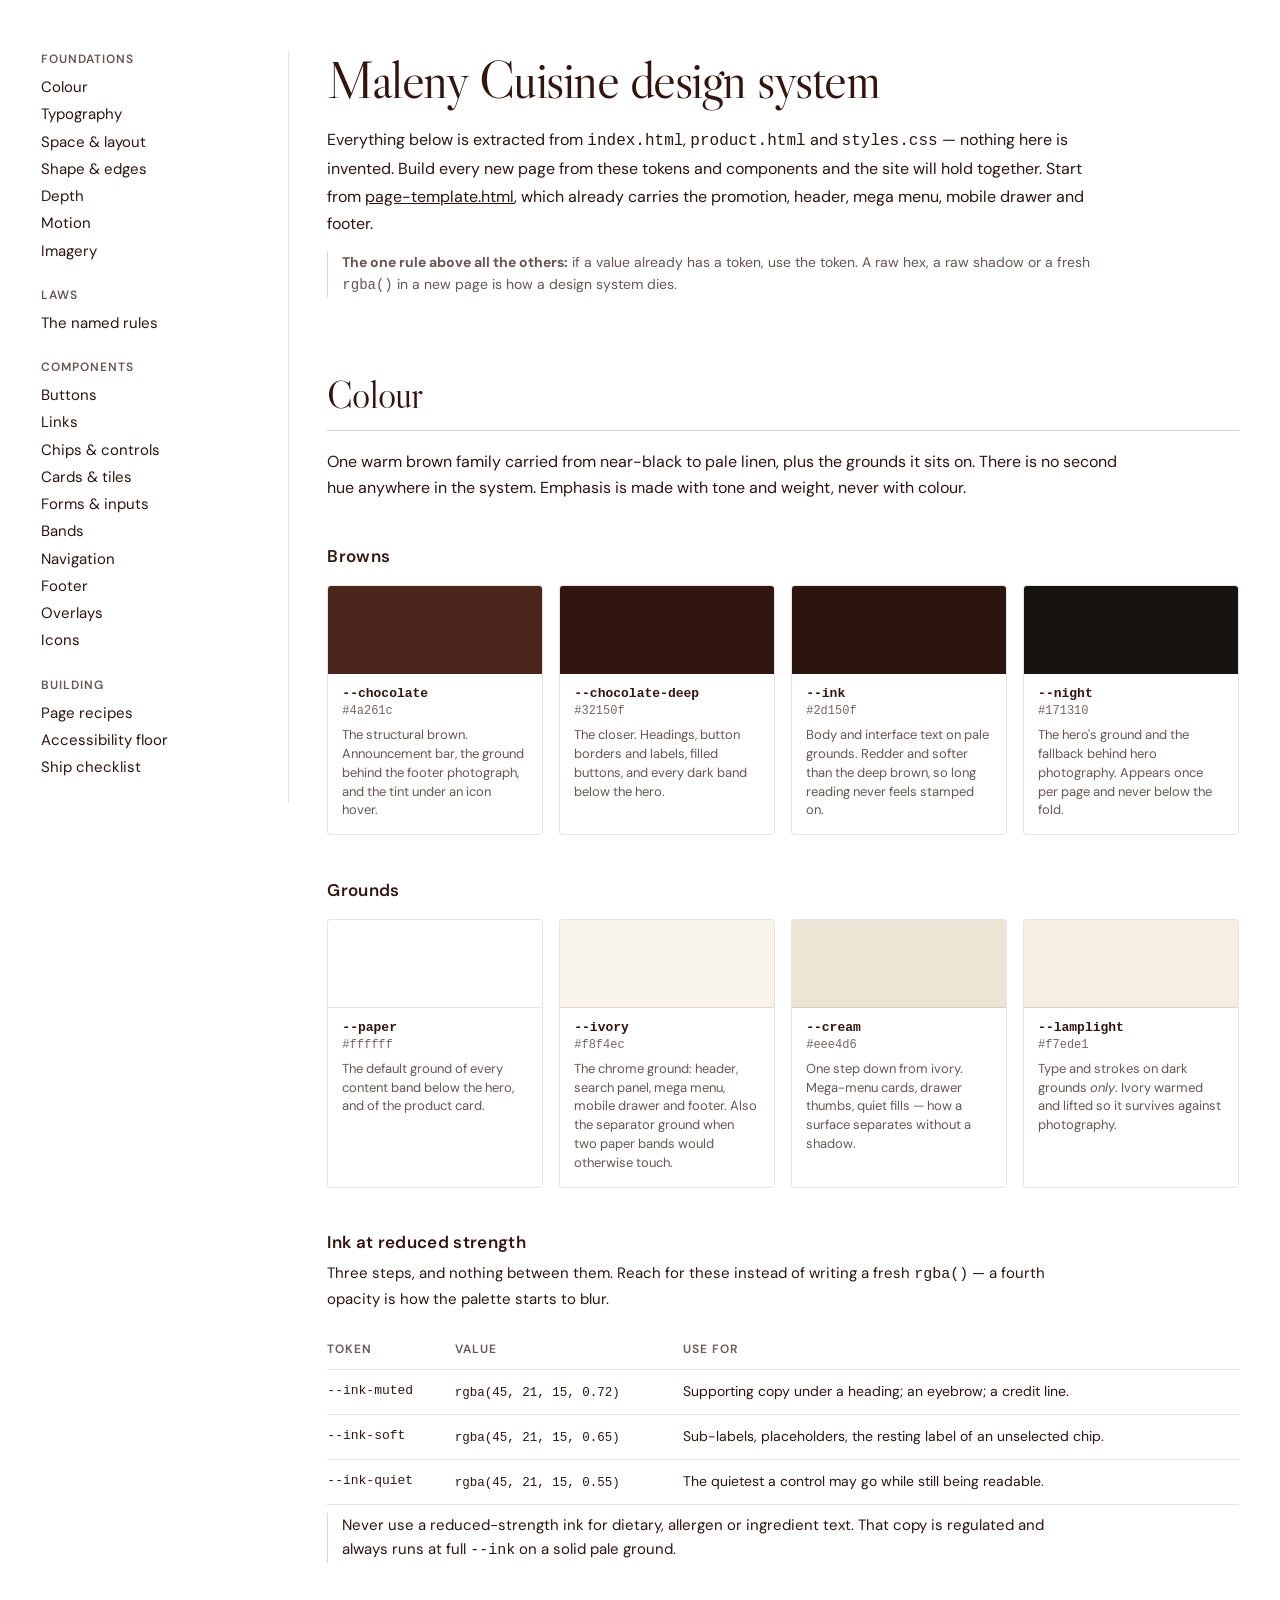
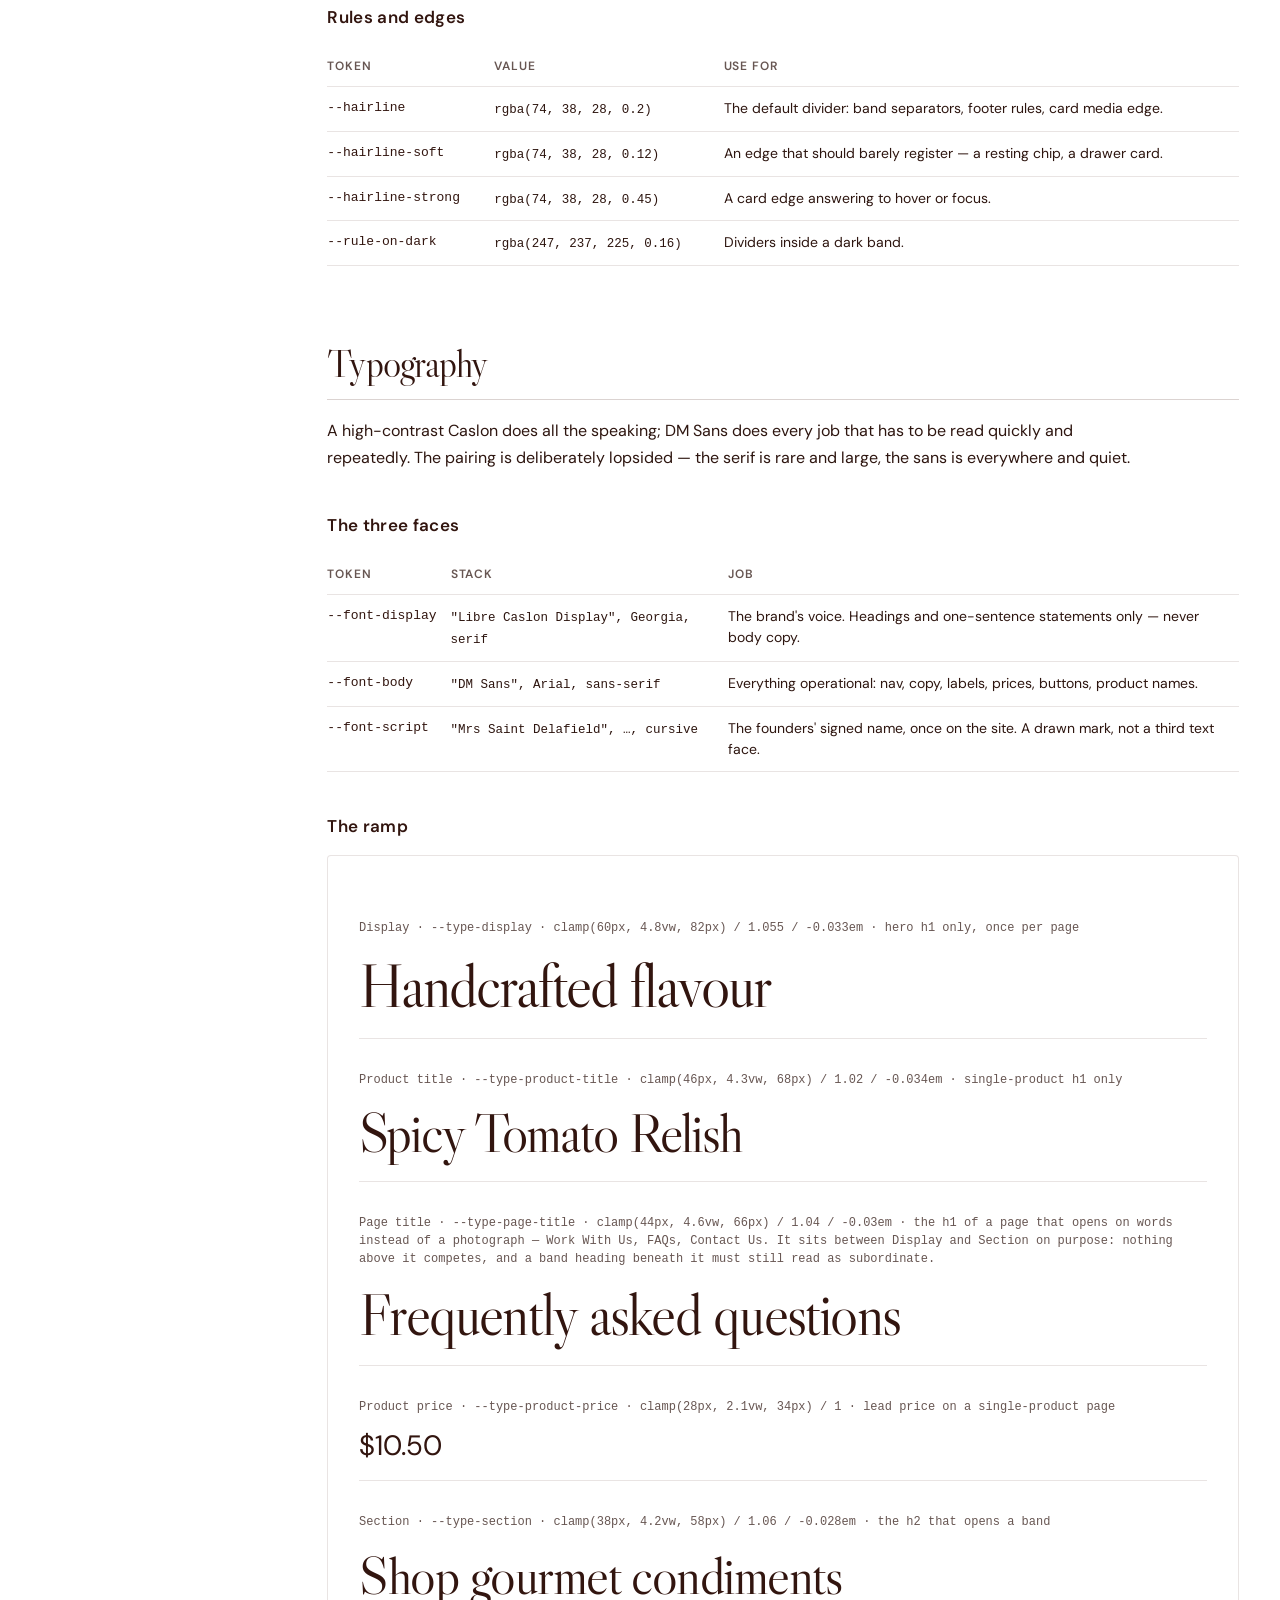
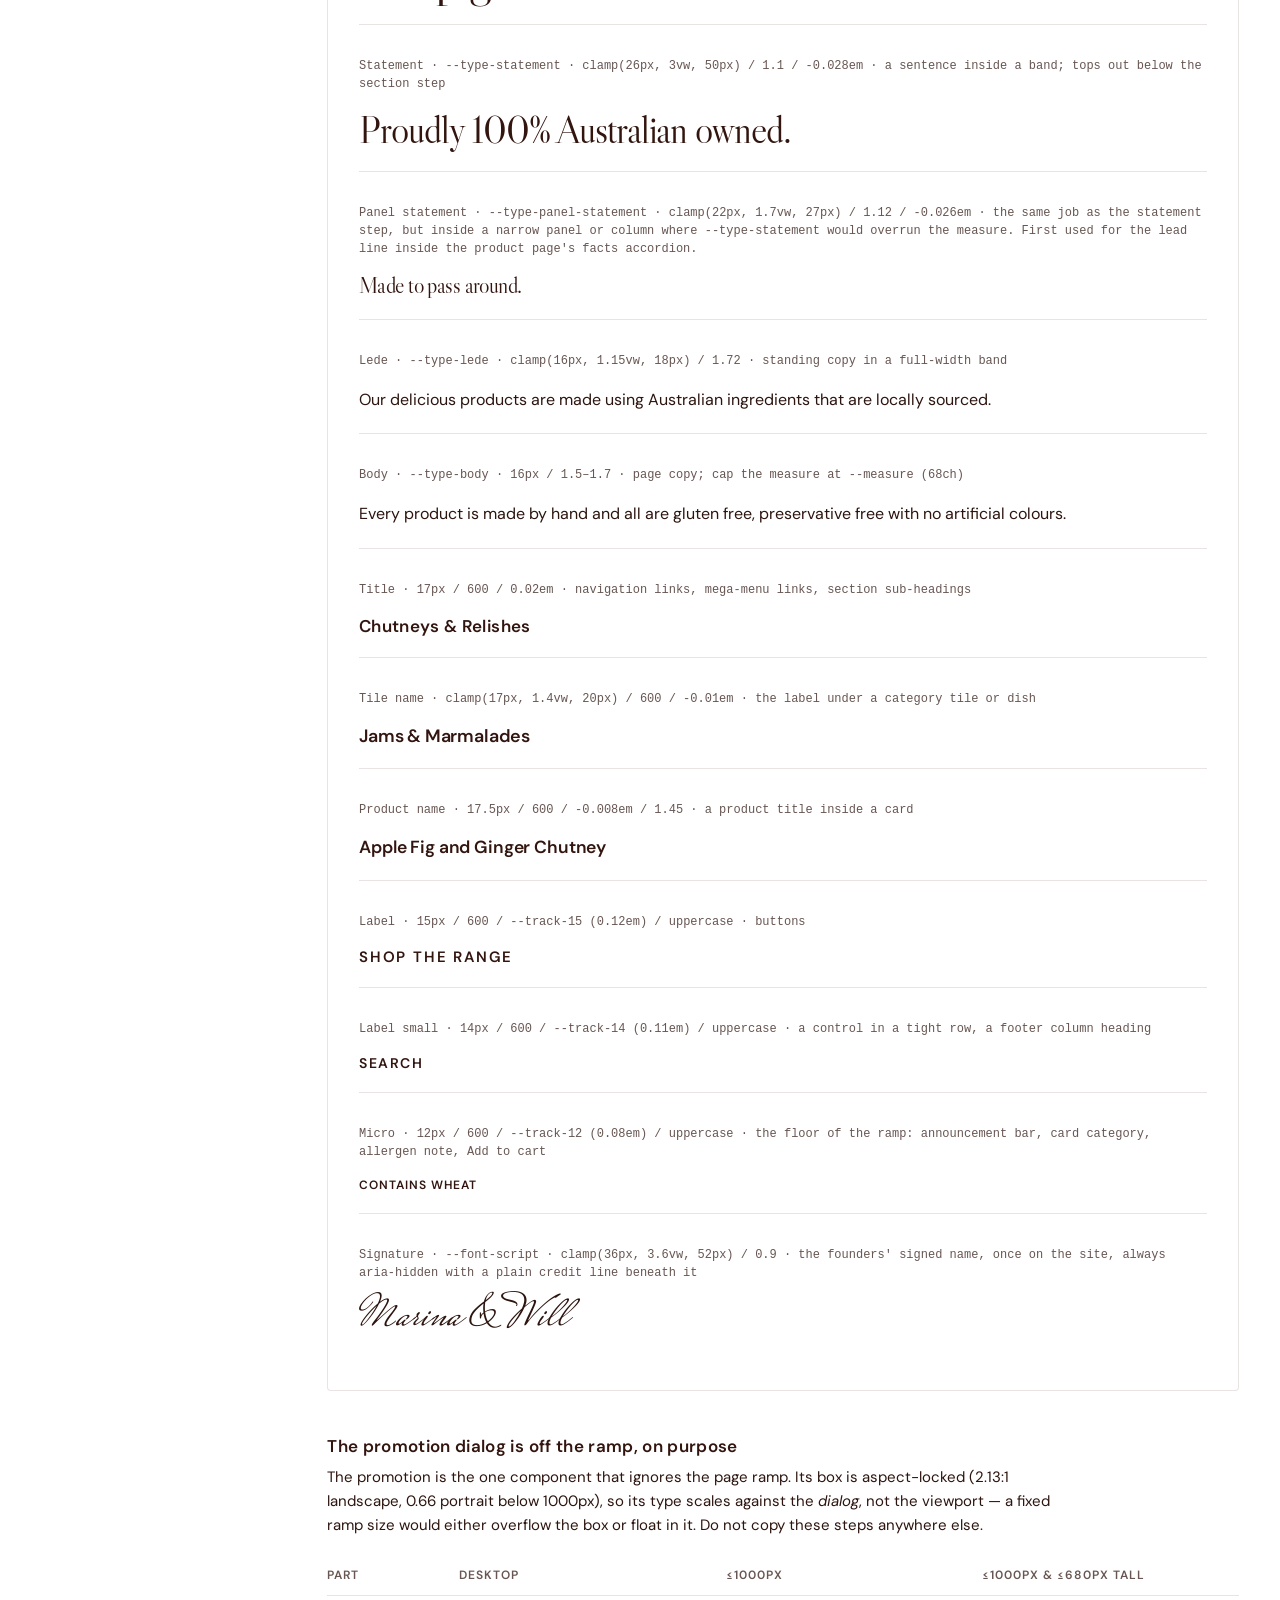
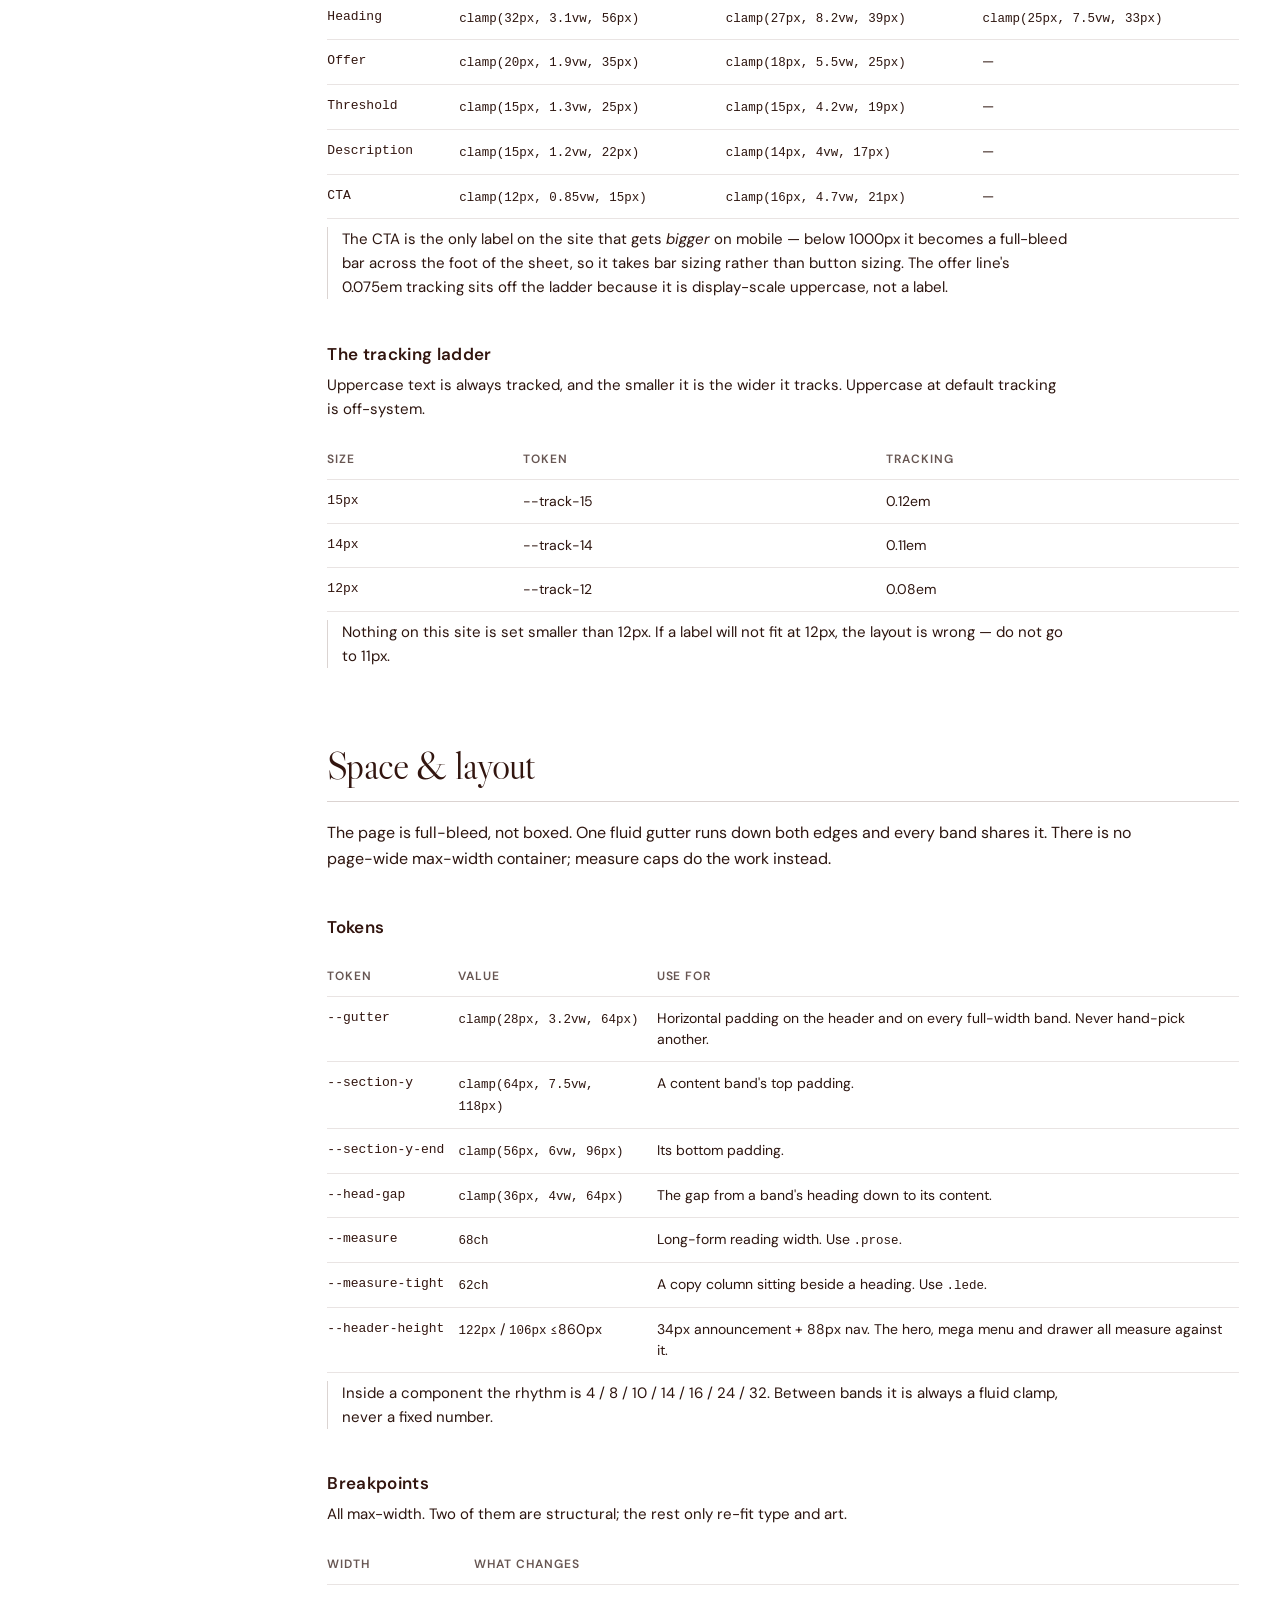
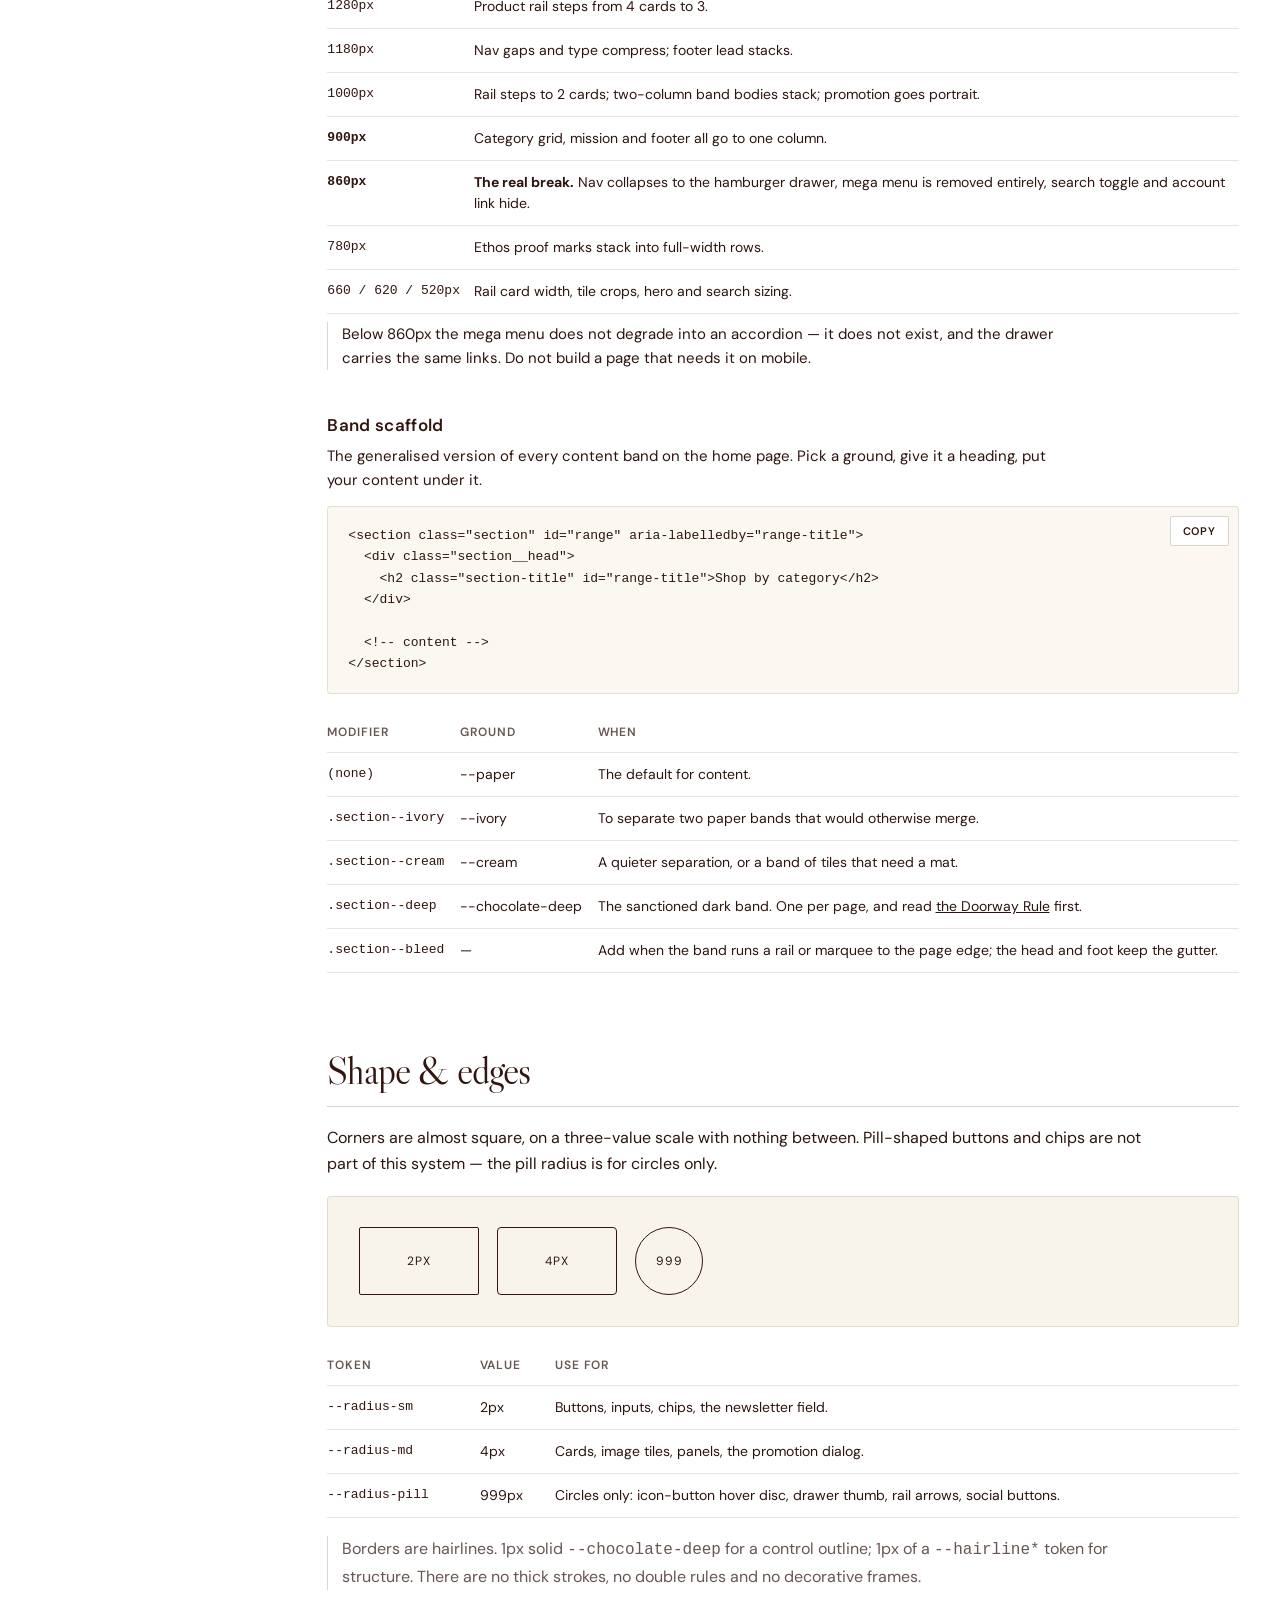
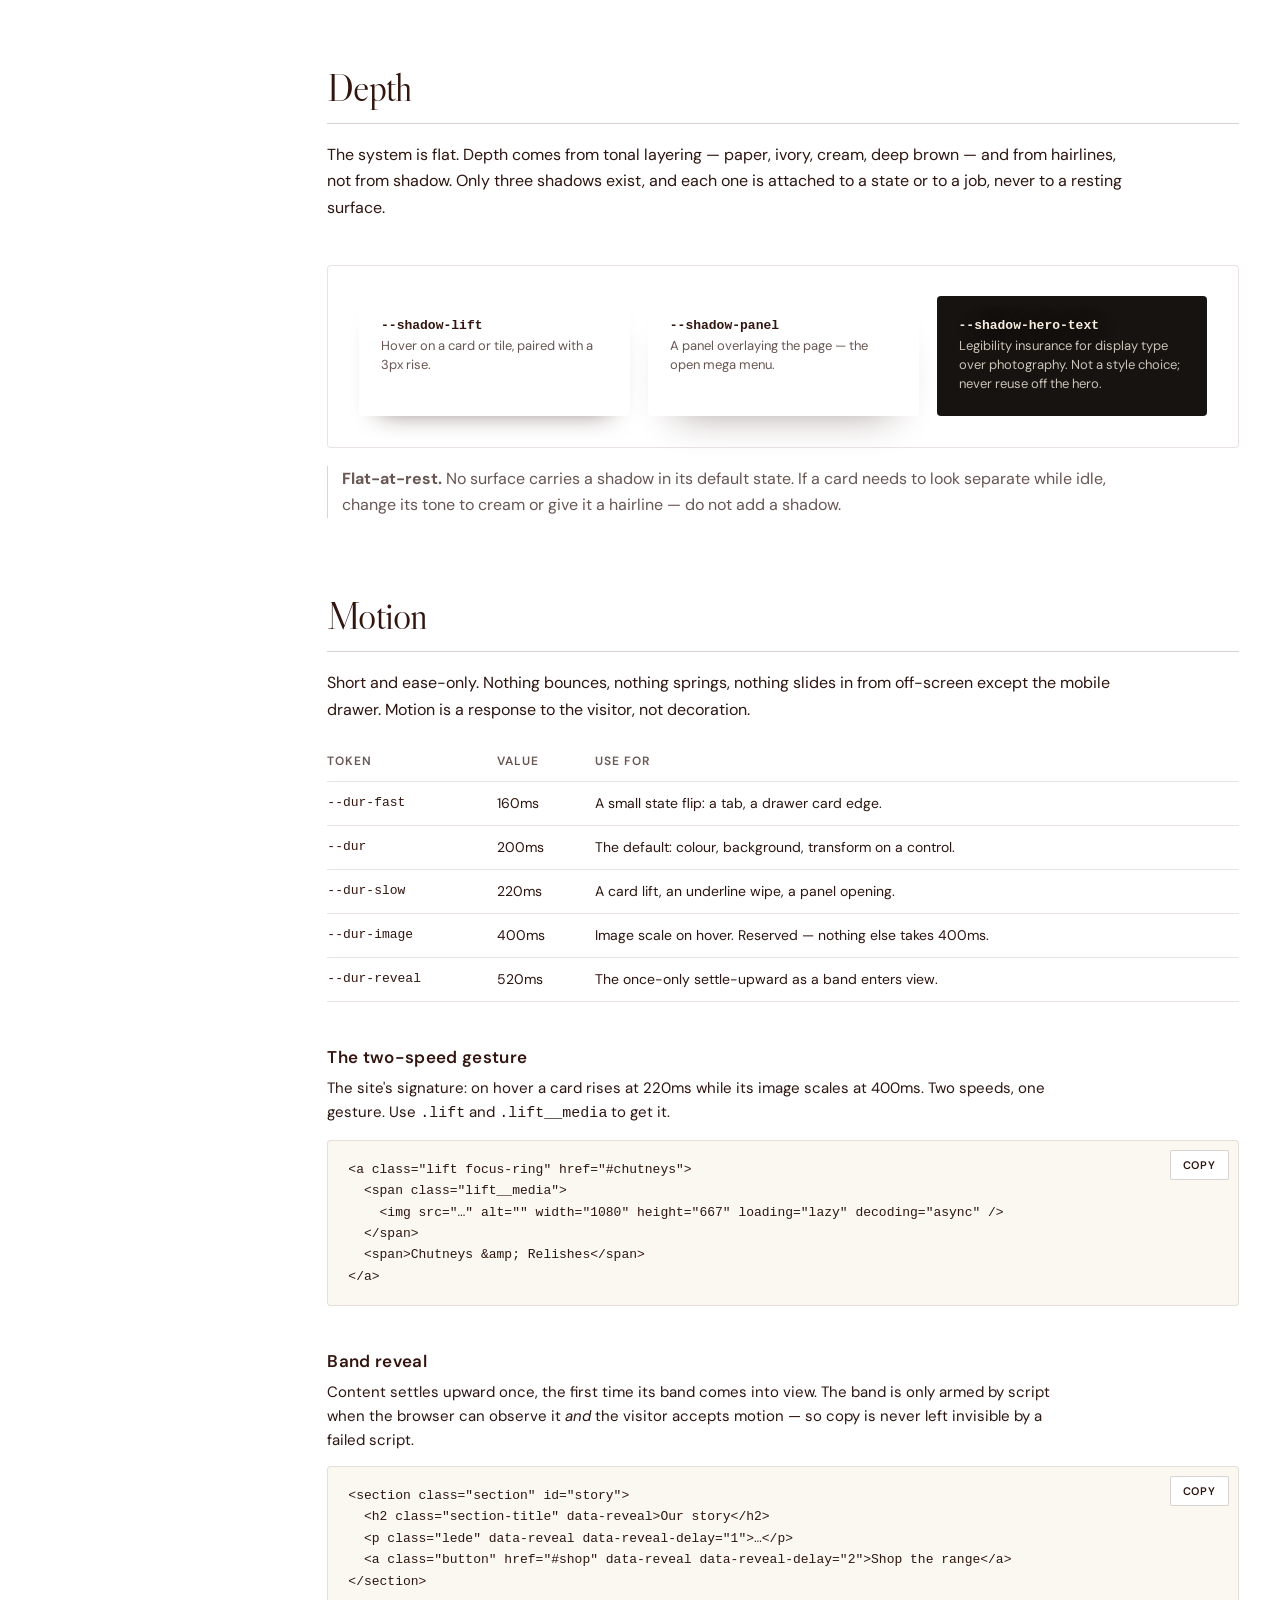
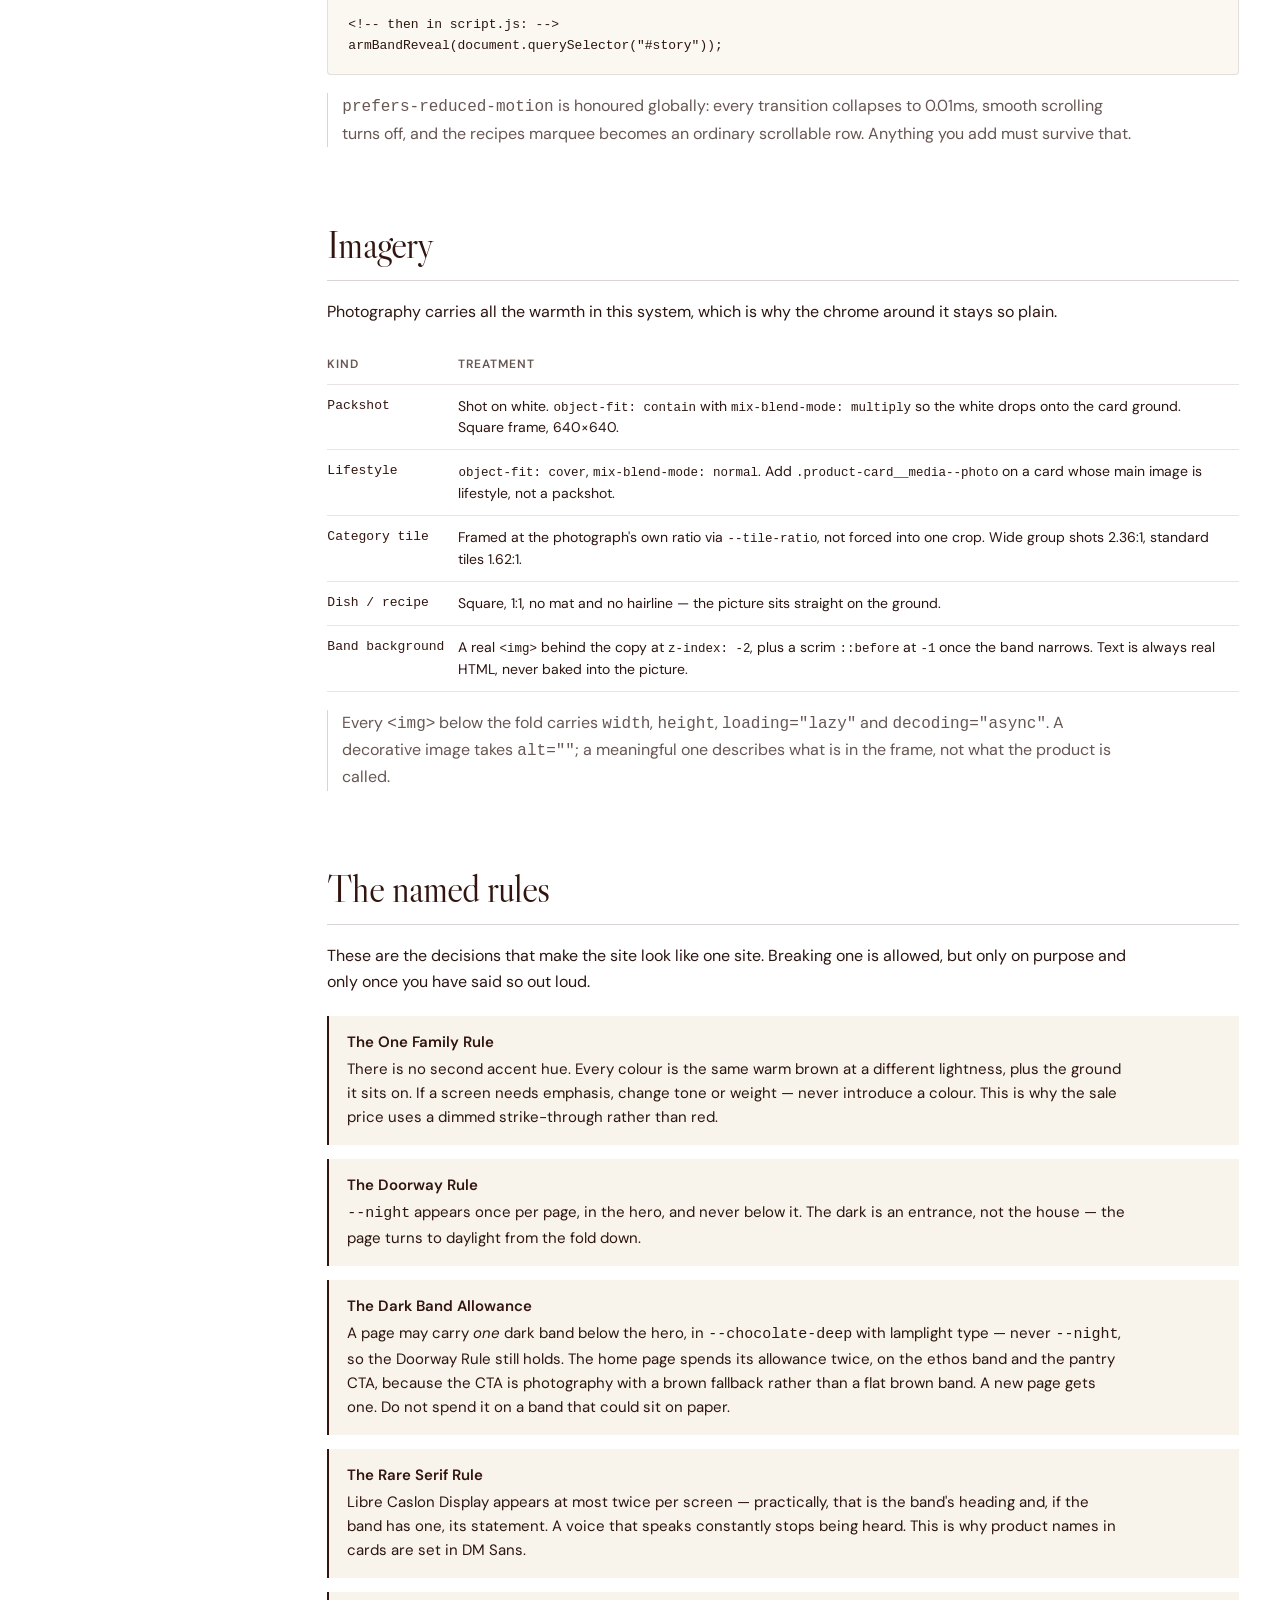
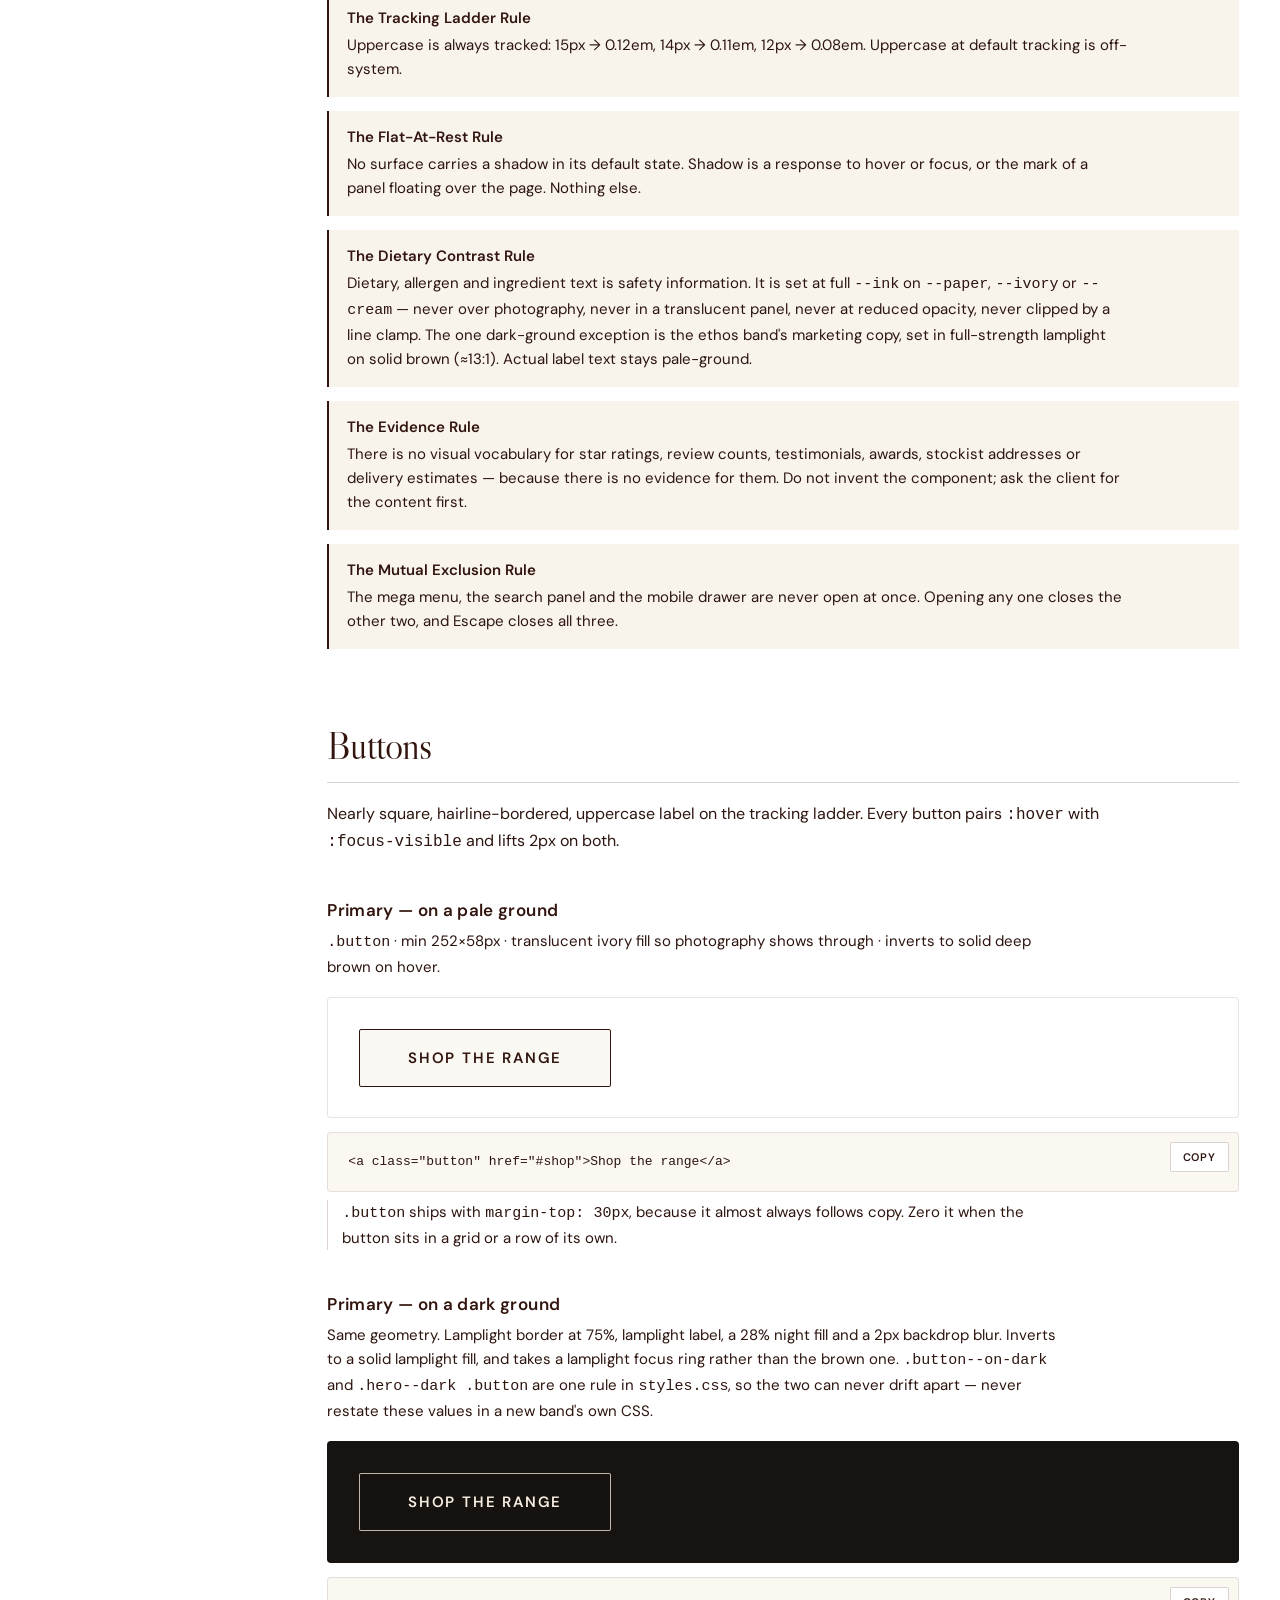
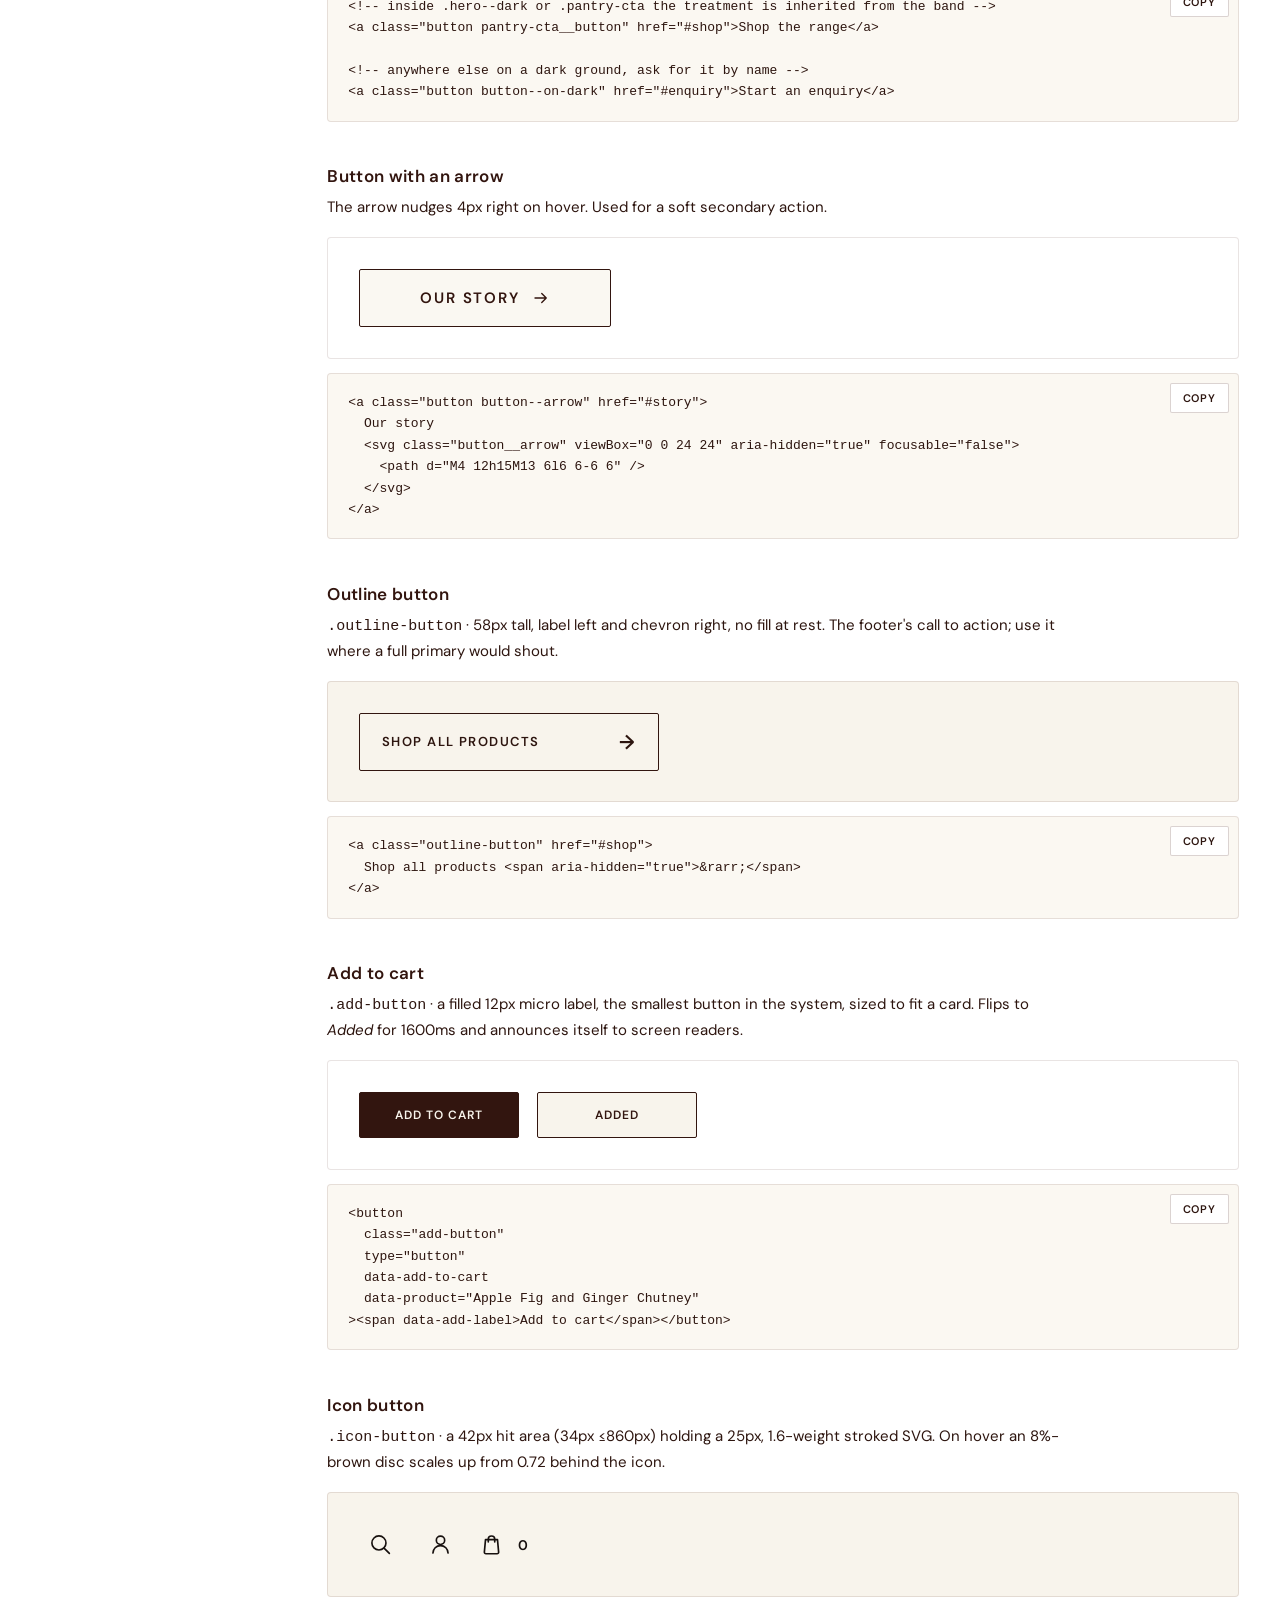
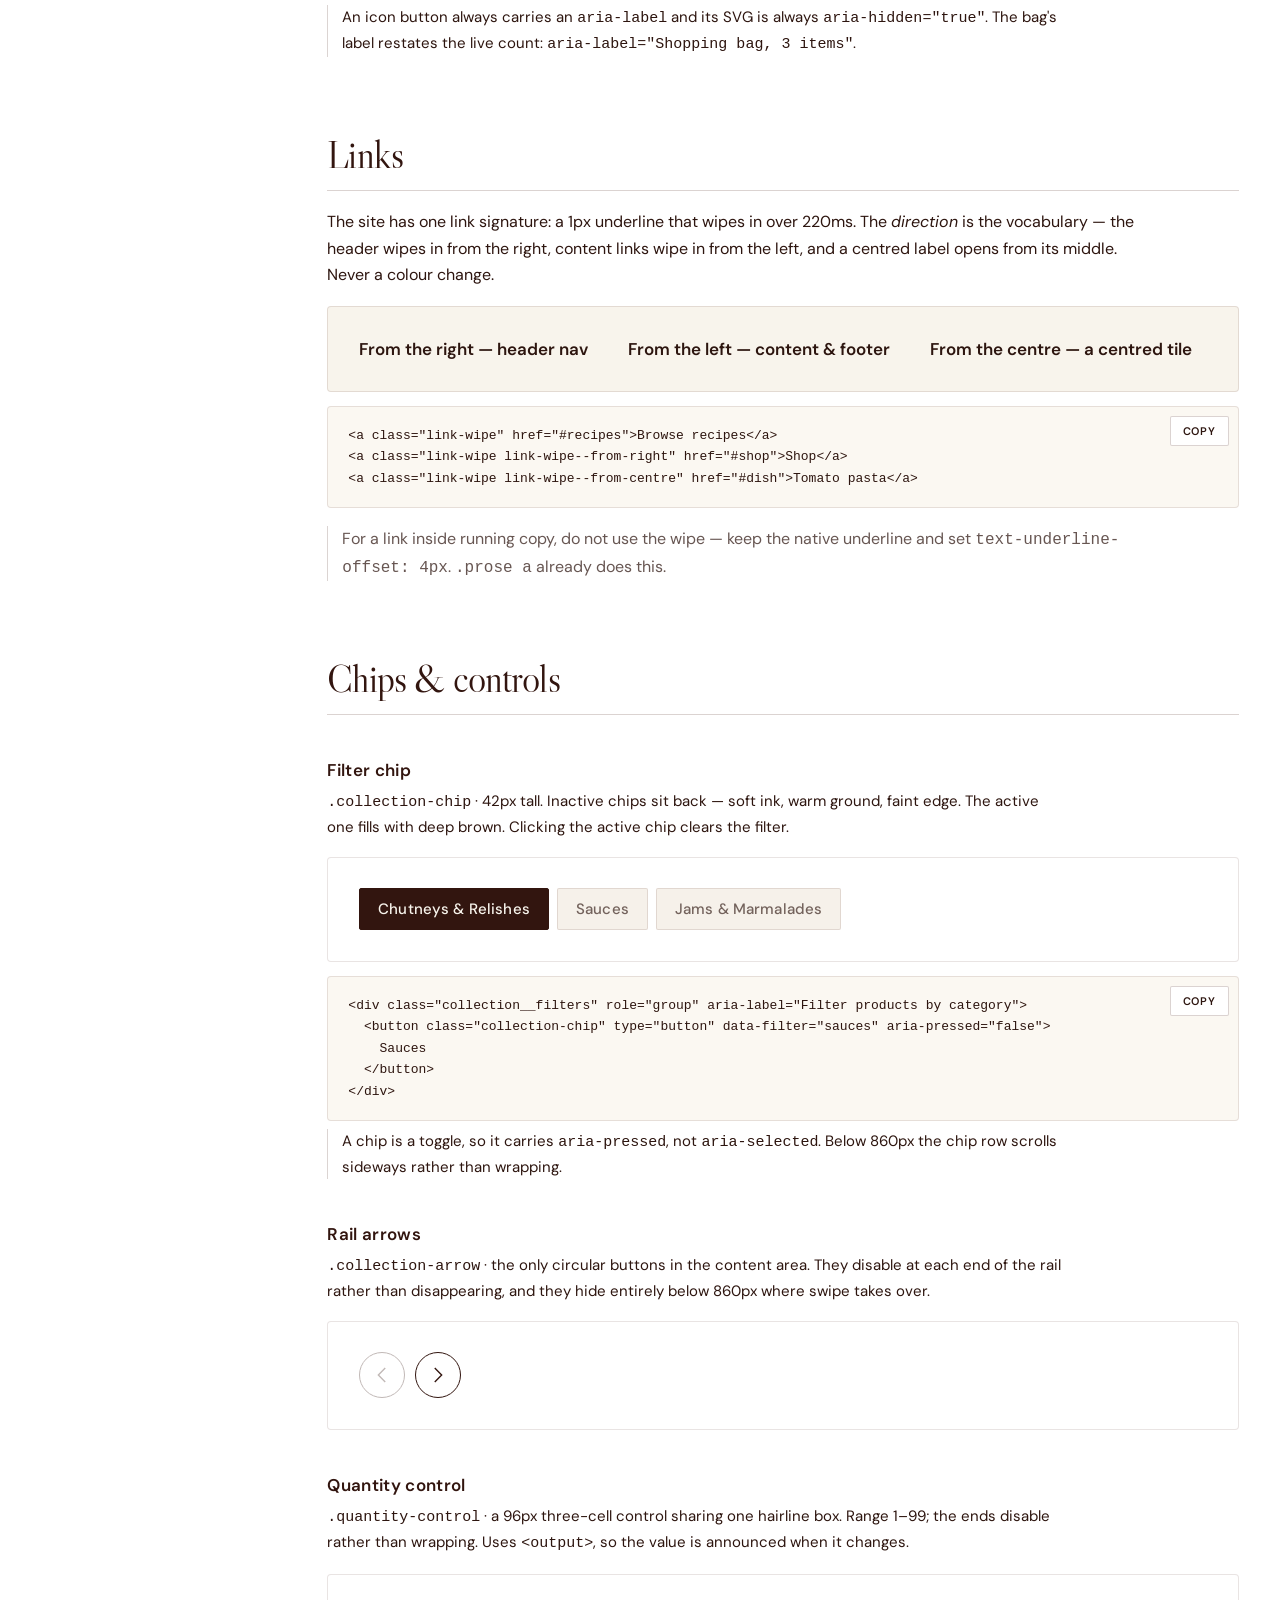
<file: design-system.html>
<!doctype html>
<html lang="en">
  <head>
    <meta charset="UTF-8" />
    <meta name="viewport" content="width=device-width, initial-scale=1.0" />
    <meta name="robots" content="noindex" />
    <meta
      name="description"
      content="The Maleny Cuisine design system — every token, component and rule extracted from the home page, ready to build the rest of the site from."
    />
    <title>Maleny Cuisine — Design System</title>

    <link rel="preconnect" href="https://fonts.googleapis.com" />
    <link rel="preconnect" href="https://fonts.gstatic.com" crossorigin />
    <link
      href="https://fonts.googleapis.com/css2?family=DM+Sans:wght@400;500;600&family=Libre+Caslon+Display&family=Mrs+Saint+Delafield&display=swap"
      rel="stylesheet"
    />
    <link rel="stylesheet" href="styles.css" />
    <link rel="stylesheet" href="pages.css" />
    <link rel="stylesheet" href="design-system.css" />
  </head>

  <body>
    <a class="skip-link" href="#ds-main">Skip to content</a>

    <div class="ds">
      <nav class="ds-nav" aria-label="Design system sections">
        <div class="ds-nav__group">
          <p class="ds-nav__label">Foundations</p>
          <ul>
            <li><a href="#colour">Colour</a></li>
            <li><a href="#typography">Typography</a></li>
            <li><a href="#space">Space &amp; layout</a></li>
            <li><a href="#shape">Shape &amp; edges</a></li>
            <li><a href="#depth">Depth</a></li>
            <li><a href="#motion">Motion</a></li>
            <li><a href="#imagery">Imagery</a></li>
          </ul>
        </div>

        <div class="ds-nav__group">
          <p class="ds-nav__label">Laws</p>
          <ul>
            <li><a href="#laws">The named rules</a></li>
          </ul>
        </div>

        <div class="ds-nav__group">
          <p class="ds-nav__label">Components</p>
          <ul>
            <li><a href="#buttons">Buttons</a></li>
            <li><a href="#links">Links</a></li>
            <li><a href="#controls">Chips &amp; controls</a></li>
            <li><a href="#cards">Cards &amp; tiles</a></li>
            <li><a href="#forms">Forms &amp; inputs</a></li>
            <li><a href="#bands">Bands</a></li>
            <li><a href="#navigation">Navigation</a></li>
            <li><a href="#footer">Footer</a></li>
            <li><a href="#overlays">Overlays</a></li>
            <li><a href="#icons">Icons</a></li>
          </ul>
        </div>

        <div class="ds-nav__group">
          <p class="ds-nav__label">Building</p>
          <ul>
            <li><a href="#recipes">Page recipes</a></li>
            <li><a href="#a11y">Accessibility floor</a></li>
            <li><a href="#checklist">Ship checklist</a></li>
          </ul>
        </div>
      </nav>

      <main class="ds-main" id="ds-main">
        <h1 class="section-title" style="max-width: 26ch">Maleny Cuisine design system</h1>
        <p class="ds-lede">
          Everything below is extracted from <code>index.html</code>, <code>product.html</code> and <code>styles.css</code> — nothing
          here is invented. Build every new page from these tokens and components and the site will hold
          together. Start from <a href="page-template.html">page-template.html</a>, which already carries
          the promotion, header, mega menu, mobile drawer and footer.
        </p>
        <p class="ds-note">
          <strong>The one rule above all the others:</strong> if a value already has a token, use the
          token. A raw hex, a raw shadow or a fresh <code>rgba()</code> in a new page is how a design
          system dies.
        </p>

        <!-- ================================================================
             FOUNDATIONS
             ================================================================ -->

        <section class="ds-section" id="colour">
          <h2>Colour</h2>
          <p>
            One warm brown family carried from near-black to pale linen, plus the grounds it sits on.
            There is no second hue anywhere in the system. Emphasis is made with tone and weight, never
            with colour.
          </p>

          <div class="ds-block">
            <h3>Browns</h3>
            <ul class="ds-swatches">
              <li class="ds-swatch">
                <div class="ds-swatch__chip" style="background: #4a261c"></div>
                <div class="ds-swatch__body">
                  <span class="ds-swatch__token">--chocolate</span>
                  <span class="ds-swatch__hex">#4a261c</span>
                  <span class="ds-swatch__use">
                    The structural brown. Announcement bar, the ground behind the footer photograph, and
                    the tint under an icon hover.
                  </span>
                </div>
              </li>
              <li class="ds-swatch">
                <div class="ds-swatch__chip" style="background: #32150f"></div>
                <div class="ds-swatch__body">
                  <span class="ds-swatch__token">--chocolate-deep</span>
                  <span class="ds-swatch__hex">#32150f</span>
                  <span class="ds-swatch__use">
                    The closer. Headings, button borders and labels, filled buttons, and every dark band
                    below the hero.
                  </span>
                </div>
              </li>
              <li class="ds-swatch">
                <div class="ds-swatch__chip" style="background: #2d150f"></div>
                <div class="ds-swatch__body">
                  <span class="ds-swatch__token">--ink</span>
                  <span class="ds-swatch__hex">#2d150f</span>
                  <span class="ds-swatch__use">
                    Body and interface text on pale grounds. Redder and softer than the deep brown, so
                    long reading never feels stamped on.
                  </span>
                </div>
              </li>
              <li class="ds-swatch">
                <div class="ds-swatch__chip" style="background: #171310"></div>
                <div class="ds-swatch__body">
                  <span class="ds-swatch__token">--night</span>
                  <span class="ds-swatch__hex">#171310</span>
                  <span class="ds-swatch__use">
                    The hero's ground and the fallback behind hero photography. Appears once per page and
                    never below the fold.
                  </span>
                </div>
              </li>
            </ul>
          </div>

          <div class="ds-block">
            <h3>Grounds</h3>
            <ul class="ds-swatches">
              <li class="ds-swatch">
                <div class="ds-swatch__chip" style="background: #ffffff"></div>
                <div class="ds-swatch__body">
                  <span class="ds-swatch__token">--paper</span>
                  <span class="ds-swatch__hex">#ffffff</span>
                  <span class="ds-swatch__use">
                    The default ground of every content band below the hero, and of the product card.
                  </span>
                </div>
              </li>
              <li class="ds-swatch">
                <div class="ds-swatch__chip" style="background: #f8f4ec"></div>
                <div class="ds-swatch__body">
                  <span class="ds-swatch__token">--ivory</span>
                  <span class="ds-swatch__hex">#f8f4ec</span>
                  <span class="ds-swatch__use">
                    The chrome ground: header, search panel, mega menu, mobile drawer and footer. Also
                    the separator ground when two paper bands would otherwise touch.
                  </span>
                </div>
              </li>
              <li class="ds-swatch">
                <div class="ds-swatch__chip" style="background: #eee4d6"></div>
                <div class="ds-swatch__body">
                  <span class="ds-swatch__token">--cream</span>
                  <span class="ds-swatch__hex">#eee4d6</span>
                  <span class="ds-swatch__use">
                    One step down from ivory. Mega-menu cards, drawer thumbs, quiet fills — how a surface
                    separates without a shadow.
                  </span>
                </div>
              </li>
              <li class="ds-swatch">
                <div class="ds-swatch__chip" style="background: #f7ede1"></div>
                <div class="ds-swatch__body">
                  <span class="ds-swatch__token">--lamplight</span>
                  <span class="ds-swatch__hex">#f7ede1</span>
                  <span class="ds-swatch__use">
                    Type and strokes on dark grounds <em>only</em>. Ivory warmed and lifted so it
                    survives against photography.
                  </span>
                </div>
              </li>
            </ul>
          </div>

          <div class="ds-block">
            <h3>Ink at reduced strength</h3>
            <p>
              Three steps, and nothing between them. Reach for these instead of writing a fresh
              <code>rgba()</code> — a fourth opacity is how the palette starts to blur.
            </p>
            <div class="ds-table-wrap">
              <table class="ds-table">
                <thead>
                  <tr><th>Token</th><th>Value</th><th>Use for</th></tr>
                </thead>
                <tbody>
                  <tr>
                    <td>--ink-muted</td>
                    <td><code>rgba(45, 21, 15, 0.72)</code></td>
                    <td>Supporting copy under a heading; an eyebrow; a credit line.</td>
                  </tr>
                  <tr>
                    <td>--ink-soft</td>
                    <td><code>rgba(45, 21, 15, 0.65)</code></td>
                    <td>Sub-labels, placeholders, the resting label of an unselected chip.</td>
                  </tr>
                  <tr>
                    <td>--ink-quiet</td>
                    <td><code>rgba(45, 21, 15, 0.55)</code></td>
                    <td>The quietest a control may go while still being readable.</td>
                  </tr>
                </tbody>
              </table>
            </div>
            <p class="ds-note">
              Never use a reduced-strength ink for dietary, allergen or ingredient text. That copy is
              regulated and always runs at full <code>--ink</code> on a solid pale ground.
            </p>
          </div>

          <div class="ds-block">
            <h3>Rules and edges</h3>
            <div class="ds-table-wrap">
              <table class="ds-table">
                <thead>
                  <tr><th>Token</th><th>Value</th><th>Use for</th></tr>
                </thead>
                <tbody>
                  <tr>
                    <td>--hairline</td>
                    <td><code>rgba(74, 38, 28, 0.2)</code></td>
                    <td>The default divider: band separators, footer rules, card media edge.</td>
                  </tr>
                  <tr>
                    <td>--hairline-soft</td>
                    <td><code>rgba(74, 38, 28, 0.12)</code></td>
                    <td>An edge that should barely register — a resting chip, a drawer card.</td>
                  </tr>
                  <tr>
                    <td>--hairline-strong</td>
                    <td><code>rgba(74, 38, 28, 0.45)</code></td>
                    <td>A card edge answering to hover or focus.</td>
                  </tr>
                  <tr>
                    <td>--rule-on-dark</td>
                    <td><code>rgba(247, 237, 225, 0.16)</code></td>
                    <td>Dividers inside a dark band.</td>
                  </tr>
                </tbody>
              </table>
            </div>
          </div>
        </section>

        <section class="ds-section" id="typography">
          <h2>Typography</h2>
          <p>
            A high-contrast Caslon does all the speaking; DM Sans does every job that has to be read
            quickly and repeatedly. The pairing is deliberately lopsided — the serif is rare and large,
            the sans is everywhere and quiet.
          </p>

          <div class="ds-block">
            <h3>The three faces</h3>
            <div class="ds-table-wrap">
              <table class="ds-table">
                <thead>
                  <tr><th>Token</th><th>Stack</th><th>Job</th></tr>
                </thead>
                <tbody>
                  <tr>
                    <td>--font-display</td>
                    <td><code>"Libre Caslon Display", Georgia, serif</code></td>
                    <td>The brand's voice. Headings and one-sentence statements only — never body copy.</td>
                  </tr>
                  <tr>
                    <td>--font-body</td>
                    <td><code>"DM Sans", Arial, sans-serif</code></td>
                    <td>Everything operational: nav, copy, labels, prices, buttons, product names.</td>
                  </tr>
                  <tr>
                    <td>--font-script</td>
                    <td><code>"Mrs Saint Delafield", …, cursive</code></td>
                    <td>The founders' signed name, once on the site. A drawn mark, not a third text face.</td>
                  </tr>
                </tbody>
              </table>
            </div>
          </div>

          <div class="ds-block">
            <h3>The ramp</h3>
            <div class="ds-demo ds-demo--paper">
              <div class="ds-type">
                <p class="ds-type__meta">
                  Display · <code>--type-display</code> · clamp(60px, 4.8vw, 82px) / 1.055 / -0.033em ·
                  hero h1 only, once per page
                </p>
                <p
                  class="ds-type__sample"
                  style="font-family: var(--font-display); font-size: var(--type-display); font-weight: 400; line-height: 1.055; letter-spacing: -0.033em"
                >
                  Handcrafted flavour
                </p>
              </div>
              <div class="ds-type">
                <p class="ds-type__meta">
                  Product title · <code>--type-product-title</code> · clamp(46px, 4.3vw, 68px) / 1.02 / -0.034em ·
                  single-product h1 only
                </p>
                <p
                  class="ds-type__sample"
                  style="font-family: var(--font-display); font-size: var(--type-product-title); font-weight: 400; line-height: 1.02; letter-spacing: -0.034em"
                >
                  Spicy Tomato Relish
                </p>
              </div>
              <div class="ds-type">
                <p class="ds-type__meta">
                  Page title · <code>--type-page-title</code> · clamp(44px, 4.6vw, 66px) / 1.04 / -0.03em ·
                  the h1 of a page that opens on words instead of a photograph — Work With Us, FAQs,
                  Contact Us. It sits between Display and Section on purpose: nothing above it
                  competes, and a band heading beneath it must still read as subordinate.
                </p>
                <p
                  class="ds-type__sample"
                  style="font-family: var(--font-display); font-size: var(--type-page-title); font-weight: 400; line-height: 1.04; letter-spacing: -0.03em"
                >
                  Frequently asked questions
                </p>
              </div>
              <div class="ds-type">
                <p class="ds-type__meta">
                  Product price · <code>--type-product-price</code> · clamp(28px, 2.1vw, 34px) / 1 ·
                  lead price on a single-product page
                </p>
                <p class="ds-type__sample" style="font-size: var(--type-product-price); line-height: 1">$10.50</p>
              </div>

              <div class="ds-type">
                <p class="ds-type__meta">
                  Section · <code>--type-section</code> · clamp(38px, 4.2vw, 58px) / 1.06 / -0.028em ·
                  the h2 that opens a band
                </p>
                <p class="ds-type__sample section-title">Shop gourmet condiments</p>
              </div>

              <div class="ds-type">
                <p class="ds-type__meta">
                  Statement · <code>--type-statement</code> · clamp(26px, 3vw, 50px) / 1.1 / -0.028em ·
                  a sentence inside a band; tops out below the section step
                </p>
                <p class="ds-type__sample section-statement">
                  Proudly 100% Australian owned.
                </p>
              </div>

              <div class="ds-type">
                <p class="ds-type__meta">
                  Panel statement · <code>--type-panel-statement</code> · clamp(22px, 1.7vw, 27px) /
                  1.12 / -0.026em · the same job as the statement step, but inside a narrow panel or
                  column where <code>--type-statement</code> would overrun the measure. First used for
                  the lead line inside the product page's facts accordion.
                </p>
                <p
                  class="ds-type__sample"
                  style="
                    max-width: 30ch;
                    font-family: var(--font-display);
                    font-size: var(--type-panel-statement);
                    line-height: 1.12;
                    letter-spacing: -0.026em;
                  "
                >
                  Made to pass around.
                </p>
              </div>

              <div class="ds-type">
                <p class="ds-type__meta">
                  Lede · <code>--type-lede</code> · clamp(16px, 1.15vw, 18px) / 1.72 · standing copy in
                  a full-width band
                </p>
                <p class="ds-type__sample lede" style="color: var(--ink)">
                  Our delicious products are made using Australian ingredients that are locally sourced.
                </p>
              </div>

              <div class="ds-type">
                <p class="ds-type__meta">
                  Body · <code>--type-body</code> · 16px / 1.5–1.7 · page copy; cap the measure at
                  <code>--measure</code> (68ch)
                </p>
                <p class="ds-type__sample" style="font-size: 16px; font-weight: 400; line-height: 1.7; color: var(--ink)">
                  Every product is made by hand and all are gluten free, preservative free with no
                  artificial colours.
                </p>
              </div>

              <div class="ds-type">
                <p class="ds-type__meta">
                  Title · 17px / 600 / 0.02em · navigation links, mega-menu links, section sub-headings
                </p>
                <p class="ds-type__sample" style="font-size: 17px; font-weight: 600; letter-spacing: 0.02em">
                  Chutneys &amp; Relishes
                </p>
              </div>

              <div class="ds-type">
                <p class="ds-type__meta">
                  Tile name · clamp(17px, 1.4vw, 20px) / 600 / -0.01em · the label under a category tile
                  or dish
                </p>
                <p
                  class="ds-type__sample"
                  style="font-size: clamp(17px, 1.4vw, 20px); font-weight: 600; letter-spacing: -0.01em"
                >
                  Jams &amp; Marmalades
                </p>
              </div>

              <div class="ds-type">
                <p class="ds-type__meta">
                  Product name · 17.5px / 600 / -0.008em / 1.45 · a product title inside a card
                </p>
                <p class="ds-type__sample" style="font-size: 17.5px; font-weight: 600; letter-spacing: -0.008em; line-height: 1.45">
                  Apple Fig and Ginger Chutney
                </p>
              </div>

              <div class="ds-type">
                <p class="ds-type__meta">
                  Label · 15px / 600 / <code>--track-15</code> (0.12em) / uppercase · buttons
                </p>
                <p
                  class="ds-type__sample"
                  style="font-size: 15px; font-weight: 600; letter-spacing: var(--track-15); text-transform: uppercase"
                >
                  Shop the range
                </p>
              </div>

              <div class="ds-type">
                <p class="ds-type__meta">
                  Label small · 14px / 600 / <code>--track-14</code> (0.11em) / uppercase · a control in
                  a tight row, a footer column heading
                </p>
                <p
                  class="ds-type__sample"
                  style="font-size: 14px; font-weight: 600; letter-spacing: var(--track-14); text-transform: uppercase"
                >
                  Search
                </p>
              </div>

              <div class="ds-type">
                <p class="ds-type__meta">
                  Micro · 12px / 600 / <code>--track-12</code> (0.08em) / uppercase · the floor of the
                  ramp: announcement bar, card category, allergen note, Add to cart
                </p>
                <p
                  class="ds-type__sample"
                  style="font-size: 12px; font-weight: 600; letter-spacing: var(--track-12); text-transform: uppercase"
                >
                  Contains wheat
                </p>
              </div>

              <div class="ds-type">
                <p class="ds-type__meta">
                  Signature · <code>--font-script</code> · clamp(36px, 3.6vw, 52px) / 0.9 · the founders'
                  signed name, once on the site, always <code>aria-hidden</code> with a plain credit
                  line beneath it
                </p>
                <p
                  class="ds-type__sample"
                  style="font-family: var(--font-script); font-size: clamp(36px, 3.6vw, 52px); line-height: 0.9; color: var(--ink)"
                >
                  Marina &amp; Will
                </p>
              </div>
            </div>
          </div>

          <div class="ds-block">
            <h3>The promotion dialog is off the ramp, on purpose</h3>
            <p>
              The promotion is the one component that ignores the page ramp. Its box is aspect-locked
              (2.13:1 landscape, 0.66 portrait below 1000px), so its type scales against the
              <em>dialog</em>, not the viewport — a fixed ramp size would either overflow the box or
              float in it. Do not copy these steps anywhere else.
            </p>
            <div class="ds-table-wrap">
              <table class="ds-table">
                <thead>
                  <tr><th>Part</th><th>Desktop</th><th>≤1000px</th><th>≤1000px &amp; ≤680px tall</th></tr>
                </thead>
                <tbody>
                  <tr><td>Heading</td><td><code>clamp(32px, 3.1vw, 56px)</code></td><td><code>clamp(27px, 8.2vw, 39px)</code></td><td><code>clamp(25px, 7.5vw, 33px)</code></td></tr>
                  <tr><td>Offer</td><td><code>clamp(20px, 1.9vw, 35px)</code></td><td><code>clamp(18px, 5.5vw, 25px)</code></td><td>—</td></tr>
                  <tr><td>Threshold</td><td><code>clamp(15px, 1.3vw, 25px)</code></td><td><code>clamp(15px, 4.2vw, 19px)</code></td><td>—</td></tr>
                  <tr><td>Description</td><td><code>clamp(15px, 1.2vw, 22px)</code></td><td><code>clamp(14px, 4vw, 17px)</code></td><td>—</td></tr>
                  <tr><td>CTA</td><td><code>clamp(12px, 0.85vw, 15px)</code></td><td><code>clamp(16px, 4.7vw, 21px)</code></td><td>—</td></tr>
                </tbody>
              </table>
            </div>
            <p class="ds-note">
              The CTA is the only label on the site that gets <em>bigger</em> on mobile — below 1000px it
              becomes a full-bleed bar across the foot of the sheet, so it takes bar sizing rather than
              button sizing. The offer line's 0.075em tracking sits off the ladder because it is
              display-scale uppercase, not a label.
            </p>
          </div>

          <div class="ds-block">
            <h3>The tracking ladder</h3>
            <p>
              Uppercase text is always tracked, and the smaller it is the wider it tracks. Uppercase at
              default tracking is off-system.
            </p>
            <div class="ds-table-wrap">
              <table class="ds-table">
                <thead>
                  <tr><th>Size</th><th>Token</th><th>Tracking</th></tr>
                </thead>
                <tbody>
                  <tr><td>15px</td><td>--track-15</td><td>0.12em</td></tr>
                  <tr><td>14px</td><td>--track-14</td><td>0.11em</td></tr>
                  <tr><td>12px</td><td>--track-12</td><td>0.08em</td></tr>
                </tbody>
              </table>
            </div>
            <p class="ds-note">
              Nothing on this site is set smaller than 12px. If a label will not fit at 12px, the layout
              is wrong — do not go to 11px.
            </p>
          </div>
        </section>

        <section class="ds-section" id="space">
          <h2>Space &amp; layout</h2>
          <p>
            The page is full-bleed, not boxed. One fluid gutter runs down both edges and every band
            shares it. There is no page-wide max-width container; measure caps do the work instead.
          </p>

          <div class="ds-block">
            <h3>Tokens</h3>
            <div class="ds-table-wrap">
              <table class="ds-table">
                <thead>
                  <tr><th>Token</th><th>Value</th><th>Use for</th></tr>
                </thead>
                <tbody>
                  <tr>
                    <td>--gutter</td>
                    <td><code>clamp(28px, 3.2vw, 64px)</code></td>
                    <td>Horizontal padding on the header and on every full-width band. Never hand-pick another.</td>
                  </tr>
                  <tr>
                    <td>--section-y</td>
                    <td><code>clamp(64px, 7.5vw, 118px)</code></td>
                    <td>A content band's top padding.</td>
                  </tr>
                  <tr>
                    <td>--section-y-end</td>
                    <td><code>clamp(56px, 6vw, 96px)</code></td>
                    <td>Its bottom padding.</td>
                  </tr>
                  <tr>
                    <td>--head-gap</td>
                    <td><code>clamp(36px, 4vw, 64px)</code></td>
                    <td>The gap from a band's heading down to its content.</td>
                  </tr>
                  <tr>
                    <td>--measure</td>
                    <td><code>68ch</code></td>
                    <td>Long-form reading width. Use <code>.prose</code>.</td>
                  </tr>
                  <tr>
                    <td>--measure-tight</td>
                    <td><code>62ch</code></td>
                    <td>A copy column sitting beside a heading. Use <code>.lede</code>.</td>
                  </tr>
                  <tr>
                    <td>--header-height</td>
                    <td><code>122px</code> / <code>106px</code> ≤860px</td>
                    <td>34px announcement + 88px nav. The hero, mega menu and drawer all measure against it.</td>
                  </tr>
                </tbody>
              </table>
            </div>
            <p class="ds-note">
              Inside a component the rhythm is 4 / 8 / 10 / 14 / 16 / 24 / 32. Between bands it is always
              a fluid clamp, never a fixed number.
            </p>
          </div>

          <div class="ds-block">
            <h3>Breakpoints</h3>
            <p>All max-width. Two of them are structural; the rest only re-fit type and art.</p>
            <div class="ds-table-wrap">
              <table class="ds-table">
                <thead>
                  <tr><th>Width</th><th>What changes</th></tr>
                </thead>
                <tbody>
                  <tr><td>1280px</td><td>Product rail steps from 4 cards to 3.</td></tr>
                  <tr><td>1180px</td><td>Nav gaps and type compress; footer lead stacks.</td></tr>
                  <tr><td>1000px</td><td>Rail steps to 2 cards; two-column band bodies stack; promotion goes portrait.</td></tr>
                  <tr><td><strong>900px</strong></td><td>Category grid, mission and footer all go to one column.</td></tr>
                  <tr><td><strong>860px</strong></td><td><strong>The real break.</strong> Nav collapses to the hamburger drawer, mega menu is removed entirely, search toggle and account link hide.</td></tr>
                  <tr><td>780px</td><td>Ethos proof marks stack into full-width rows.</td></tr>
                  <tr><td>660 / 620 / 520px</td><td>Rail card width, tile crops, hero and search sizing.</td></tr>
                </tbody>
              </table>
            </div>
            <p class="ds-note">
              Below 860px the mega menu does not degrade into an accordion — it does not exist, and the
              drawer carries the same links. Do not build a page that needs it on mobile.
            </p>
          </div>

          <div class="ds-block">
            <h3>Band scaffold</h3>
            <p>
              The generalised version of every content band on the home page. Pick a ground, give it a
              heading, put your content under it.
            </p>
            <div class="ds-code">
              <button class="ds-copy" type="button" data-copy>Copy</button>
              <pre><code>&lt;section class="section" id="range" aria-labelledby="range-title"&gt;
  &lt;div class="section__head"&gt;
    &lt;h2 class="section-title" id="range-title"&gt;Shop by category&lt;/h2&gt;
  &lt;/div&gt;

  &lt;!-- content --&gt;
&lt;/section&gt;</code></pre>
            </div>
            <div class="ds-table-wrap">
              <table class="ds-table">
                <thead>
                  <tr><th>Modifier</th><th>Ground</th><th>When</th></tr>
                </thead>
                <tbody>
                  <tr><td>(none)</td><td>--paper</td><td>The default for content.</td></tr>
                  <tr><td>.section--ivory</td><td>--ivory</td><td>To separate two paper bands that would otherwise merge.</td></tr>
                  <tr><td>.section--cream</td><td>--cream</td><td>A quieter separation, or a band of tiles that need a mat.</td></tr>
                  <tr><td>.section--deep</td><td>--chocolate-deep</td><td>The sanctioned dark band. One per page, and read <a href="#laws">the Doorway Rule</a> first.</td></tr>
                  <tr><td>.section--bleed</td><td>—</td><td>Add when the band runs a rail or marquee to the page edge; the head and foot keep the gutter.</td></tr>
                </tbody>
              </table>
            </div>
          </div>
        </section>

        <section class="ds-section" id="shape">
          <h2>Shape &amp; edges</h2>
          <p>
            Corners are almost square, on a three-value scale with nothing between. Pill-shaped buttons
            and chips are not part of this system — the pill radius is for circles only.
          </p>

          <div class="ds-demo">
            <div class="ds-row">
              <div style="width: 120px; height: 68px; border: 1px solid var(--chocolate-deep); border-radius: var(--radius-sm); display: grid; place-items: center; font-size: 12px; letter-spacing: var(--track-12); text-transform: uppercase">
                2px
              </div>
              <div style="width: 120px; height: 68px; border: 1px solid var(--chocolate-deep); border-radius: var(--radius-md); display: grid; place-items: center; font-size: 12px; letter-spacing: var(--track-12); text-transform: uppercase">
                4px
              </div>
              <div style="width: 68px; height: 68px; border: 1px solid var(--chocolate-deep); border-radius: var(--radius-pill); display: grid; place-items: center; font-size: 12px; letter-spacing: var(--track-12); text-transform: uppercase">
                999
              </div>
            </div>
          </div>

          <div class="ds-table-wrap">
            <table class="ds-table">
              <thead>
                <tr><th>Token</th><th>Value</th><th>Use for</th></tr>
              </thead>
              <tbody>
                <tr><td>--radius-sm</td><td>2px</td><td>Buttons, inputs, chips, the newsletter field.</td></tr>
                <tr><td>--radius-md</td><td>4px</td><td>Cards, image tiles, panels, the promotion dialog.</td></tr>
                <tr><td>--radius-pill</td><td>999px</td><td>Circles only: icon-button hover disc, drawer thumb, rail arrows, social buttons.</td></tr>
              </tbody>
            </table>
          </div>

          <p class="ds-note">
            Borders are hairlines. 1px solid <code>--chocolate-deep</code> for a control outline; 1px of
            a <code>--hairline*</code> token for structure. There are no thick strokes, no double rules
            and no decorative frames.
          </p>
        </section>

        <section class="ds-section" id="depth">
          <h2>Depth</h2>
          <p>
            The system is flat. Depth comes from tonal layering — paper, ivory, cream, deep brown — and
            from hairlines, not from shadow. Only three shadows exist, and each one is attached to a
            state or to a job, never to a resting surface.
          </p>

          <div class="ds-block">
            <div class="ds-demo ds-demo--paper">
              <div class="ds-grid">
                <div class="ds-shadow" style="background: var(--paper); box-shadow: var(--shadow-lift)">
                  <strong>--shadow-lift</strong>
                  <span>Hover on a card or tile, paired with a 3px rise.</span>
                </div>
                <div class="ds-shadow" style="background: var(--paper); box-shadow: var(--shadow-panel)">
                  <strong>--shadow-panel</strong>
                  <span>A panel overlaying the page — the open mega menu.</span>
                </div>
                <div class="ds-shadow ds-shadow--night" style="background: var(--night)">
                  <strong style="text-shadow: var(--shadow-hero-text)">--shadow-hero-text</strong>
                  <span>Legibility insurance for display type over photography. Not a style choice; never reuse off the hero.</span>
                </div>
              </div>
            </div>
          </div>

          <p class="ds-note">
            <strong>Flat-at-rest.</strong> No surface carries a shadow in its default state. If a card
            needs to look separate while idle, change its tone to cream or give it a hairline — do not
            add a shadow.
          </p>
        </section>

        <section class="ds-section" id="motion">
          <h2>Motion</h2>
          <p>
            Short and ease-only. Nothing bounces, nothing springs, nothing slides in from off-screen
            except the mobile drawer. Motion is a response to the visitor, not decoration.
          </p>

          <div class="ds-table-wrap">
            <table class="ds-table">
              <thead>
                <tr><th>Token</th><th>Value</th><th>Use for</th></tr>
              </thead>
              <tbody>
                <tr><td>--dur-fast</td><td>160ms</td><td>A small state flip: a tab, a drawer card edge.</td></tr>
                <tr><td>--dur</td><td>200ms</td><td>The default: colour, background, transform on a control.</td></tr>
                <tr><td>--dur-slow</td><td>220ms</td><td>A card lift, an underline wipe, a panel opening.</td></tr>
                <tr><td>--dur-image</td><td>400ms</td><td>Image scale on hover. Reserved — nothing else takes 400ms.</td></tr>
                <tr><td>--dur-reveal</td><td>520ms</td><td>The once-only settle-upward as a band enters view.</td></tr>
              </tbody>
            </table>
          </div>

          <div class="ds-block">
            <h3>The two-speed gesture</h3>
            <p>
              The site's signature: on hover a card rises at 220ms while its image scales at 400ms. Two
              speeds, one gesture. Use <code>.lift</code> and <code>.lift__media</code> to get it.
            </p>
            <div class="ds-code">
              <button class="ds-copy" type="button" data-copy>Copy</button>
              <pre><code>&lt;a class="lift focus-ring" href="#chutneys"&gt;
  &lt;span class="lift__media"&gt;
    &lt;img src="…" alt="" width="1080" height="667" loading="lazy" decoding="async" /&gt;
  &lt;/span&gt;
  &lt;span&gt;Chutneys &amp;amp; Relishes&lt;/span&gt;
&lt;/a&gt;</code></pre>
            </div>
          </div>

          <div class="ds-block">
            <h3>Band reveal</h3>
            <p>
              Content settles upward once, the first time its band comes into view. The band is only
              armed by script when the browser can observe it <em>and</em> the visitor accepts motion —
              so copy is never left invisible by a failed script.
            </p>
            <div class="ds-code">
              <button class="ds-copy" type="button" data-copy>Copy</button>
              <pre><code>&lt;section class="section" id="story"&gt;
  &lt;h2 class="section-title" data-reveal&gt;Our story&lt;/h2&gt;
  &lt;p class="lede" data-reveal data-reveal-delay="1"&gt;…&lt;/p&gt;
  &lt;a class="button" href="#shop" data-reveal data-reveal-delay="2"&gt;Shop the range&lt;/a&gt;
&lt;/section&gt;

&lt;!-- then in script.js: --&gt;
armBandReveal(document.querySelector("#story"));</code></pre>
            </div>
          </div>

          <p class="ds-note">
            <code>prefers-reduced-motion</code> is honoured globally: every transition collapses to
            0.01ms, smooth scrolling turns off, and the recipes marquee becomes an ordinary scrollable
            row. Anything you add must survive that.
          </p>
        </section>

        <section class="ds-section" id="imagery">
          <h2>Imagery</h2>
          <p>
            Photography carries all the warmth in this system, which is why the chrome around it stays so
            plain.
          </p>
          <div class="ds-table-wrap">
            <table class="ds-table">
              <thead>
                <tr><th>Kind</th><th>Treatment</th></tr>
              </thead>
              <tbody>
                <tr>
                  <td>Packshot</td>
                  <td>
                    Shot on white. <code>object-fit: contain</code> with
                    <code>mix-blend-mode: multiply</code> so the white drops onto the card ground. Square
                    frame, 640×640.
                  </td>
                </tr>
                <tr>
                  <td>Lifestyle</td>
                  <td>
                    <code>object-fit: cover</code>, <code>mix-blend-mode: normal</code>. Add
                    <code>.product-card__media--photo</code> on a card whose main image is lifestyle, not
                    a packshot.
                  </td>
                </tr>
                <tr>
                  <td>Category tile</td>
                  <td>
                    Framed at the photograph's own ratio via <code>--tile-ratio</code>, not forced into
                    one crop. Wide group shots 2.36:1, standard tiles 1.62:1.
                  </td>
                </tr>
                <tr>
                  <td>Dish / recipe</td>
                  <td>Square, 1:1, no mat and no hairline — the picture sits straight on the ground.</td>
                </tr>
                <tr>
                  <td>Band background</td>
                  <td>
                    A real <code>&lt;img&gt;</code> behind the copy at <code>z-index: -2</code>, plus a
                    scrim <code>::before</code> at <code>-1</code> once the band narrows. Text is always
                    real HTML, never baked into the picture.
                  </td>
                </tr>
              </tbody>
            </table>
          </div>
          <p class="ds-note">
            Every <code>&lt;img&gt;</code> below the fold carries <code>width</code>,
            <code>height</code>, <code>loading="lazy"</code> and <code>decoding="async"</code>. A
            decorative image takes <code>alt=""</code>; a meaningful one describes what is in the frame,
            not what the product is called.
          </p>
        </section>

        <!-- ================================================================
             LAWS
             ================================================================ -->

        <section class="ds-section" id="laws">
          <h2>The named rules</h2>
          <p>
            These are the decisions that make the site look like one site. Breaking one is allowed, but
            only on purpose and only once you have said so out loud.
          </p>

          <ul class="ds-rules">
            <li class="ds-rule">
              <strong>The One Family Rule</strong>
              <span>
                There is no second accent hue. Every colour is the same warm brown at a different
                lightness, plus the ground it sits on. If a screen needs emphasis, change tone or weight
                — never introduce a colour. This is why the sale price uses a dimmed strike-through
                rather than red.
              </span>
            </li>
            <li class="ds-rule">
              <strong>The Doorway Rule</strong>
              <span>
                <code>--night</code> appears once per page, in the hero, and never below it. The dark is
                an entrance, not the house — the page turns to daylight from the fold down.
              </span>
            </li>
            <li class="ds-rule">
              <strong>The Dark Band Allowance</strong>
              <span>
                A page may carry <em>one</em> dark band below the hero, in
                <code>--chocolate-deep</code> with lamplight type — never <code>--night</code>, so the
                Doorway Rule still holds. The home page spends its allowance twice, on the ethos band and
                the pantry CTA, because the CTA is photography with a brown fallback rather than a flat
                brown band. A new page gets one. Do not spend it on a band that could sit on paper.
              </span>
            </li>
            <li class="ds-rule">
              <strong>The Rare Serif Rule</strong>
              <span>
                Libre Caslon Display appears at most twice per screen — practically, that is the band's
                heading and, if the band has one, its statement. A voice that speaks constantly stops
                being heard. This is why product names in cards are set in DM Sans.
              </span>
            </li>
            <li class="ds-rule">
              <strong>The Tracking Ladder Rule</strong>
              <span>
                Uppercase is always tracked: 15px → 0.12em, 14px → 0.11em, 12px → 0.08em. Uppercase at
                default tracking is off-system.
              </span>
            </li>
            <li class="ds-rule">
              <strong>The Flat-At-Rest Rule</strong>
              <span>
                No surface carries a shadow in its default state. Shadow is a response to hover or focus,
                or the mark of a panel floating over the page. Nothing else.
              </span>
            </li>
            <li class="ds-rule">
              <strong>The Dietary Contrast Rule</strong>
              <span>
                Dietary, allergen and ingredient text is safety information. It is set at full
                <code>--ink</code> on <code>--paper</code>, <code>--ivory</code> or <code>--cream</code>
                — never over photography, never in a translucent panel, never at reduced opacity, never
                clipped by a line clamp. The one dark-ground exception is the ethos band's marketing
                copy, set in full-strength lamplight on solid brown (≈13:1). Actual label text stays
                pale-ground.
              </span>
            </li>
            <li class="ds-rule">
              <strong>The Evidence Rule</strong>
              <span>
                There is no visual vocabulary for star ratings, review counts, testimonials, awards,
                stockist addresses or delivery estimates — because there is no evidence for them. Do not
                invent the component; ask the client for the content first.
              </span>
            </li>
            <li class="ds-rule">
              <strong>The Mutual Exclusion Rule</strong>
              <span>
                The mega menu, the search panel and the mobile drawer are never open at once. Opening any
                one closes the other two, and Escape closes all three.
              </span>
            </li>
          </ul>
        </section>

        <!-- ================================================================
             COMPONENTS
             ================================================================ -->

        <section class="ds-section" id="buttons">
          <h2>Buttons</h2>
          <p>
            Nearly square, hairline-bordered, uppercase label on the tracking ladder. Every button pairs
            <code>:hover</code> with <code>:focus-visible</code> and lifts 2px on both.
          </p>

          <div class="ds-block">
            <h3>Primary — on a pale ground</h3>
            <p>
              <code>.button</code> · min 252×58px · translucent ivory fill so photography shows through ·
              inverts to solid deep brown on hover.
            </p>
            <div class="ds-demo ds-demo--paper">
              <div class="ds-row">
                <a class="button" href="#" style="margin-top: 0">Shop the range</a>
              </div>
            </div>
            <div class="ds-code">
              <button class="ds-copy" type="button" data-copy>Copy</button>
              <pre><code>&lt;a class="button" href="#shop"&gt;Shop the range&lt;/a&gt;</code></pre>
            </div>
            <p class="ds-note">
              <code>.button</code> ships with <code>margin-top: 30px</code>, because it almost always
              follows copy. Zero it when the button sits in a grid or a row of its own.
            </p>
          </div>

          <div class="ds-block">
            <h3>Primary — on a dark ground</h3>
            <p>
              Same geometry. Lamplight border at 75%, lamplight label, a 28% night fill and a 2px
              backdrop blur. Inverts to a solid lamplight fill, and takes a lamplight focus ring
              rather than the brown one. <code>.button--on-dark</code> and <code>.hero--dark
              .button</code> are one rule in <code>styles.css</code>, so the two can never drift
              apart — never restate these values in a new band's own CSS.
            </p>
            <div class="ds-demo ds-demo--night">
              <div class="ds-row">
                <a
                  class="button"
                  href="#"
                  style="margin-top: 0; border-color: rgba(247, 237, 225, 0.75); color: var(--lamplight); background: rgba(23, 19, 16, 0.28)"
                  >Shop the range</a
                >
              </div>
            </div>
            <div class="ds-code">
              <button class="ds-copy" type="button" data-copy>Copy</button>
              <pre><code>&lt;!-- inside .hero--dark or .pantry-cta the treatment is inherited from the band --&gt;
&lt;a class="button pantry-cta__button" href="#shop"&gt;Shop the range&lt;/a&gt;

&lt;!-- anywhere else on a dark ground, ask for it by name --&gt;
&lt;a class="button button--on-dark" href="#enquiry"&gt;Start an enquiry&lt;/a&gt;</code></pre>
            </div>
          </div>

          <div class="ds-block">
            <h3>Button with an arrow</h3>
            <p>The arrow nudges 4px right on hover. Used for a soft secondary action.</p>
            <div class="ds-demo ds-demo--paper">
              <a class="button button--arrow" href="#" style="margin-top: 0">
                Our story
                <svg class="button__arrow" viewBox="0 0 24 24" aria-hidden="true" focusable="false">
                  <path d="M4 12h15M13 6l6 6-6 6" />
                </svg>
              </a>
            </div>
            <div class="ds-code">
              <button class="ds-copy" type="button" data-copy>Copy</button>
              <pre><code>&lt;a class="button button--arrow" href="#story"&gt;
  Our story
  &lt;svg class="button__arrow" viewBox="0 0 24 24" aria-hidden="true" focusable="false"&gt;
    &lt;path d="M4 12h15M13 6l6 6-6 6" /&gt;
  &lt;/svg&gt;
&lt;/a&gt;</code></pre>
            </div>
          </div>

          <div class="ds-block">
            <h3>Outline button</h3>
            <p>
              <code>.outline-button</code> · 58px tall, label left and chevron right, no fill at rest.
              The footer's call to action; use it where a full primary would shout.
            </p>
            <div class="ds-demo">
              <a class="outline-button" href="#" style="max-width: 300px">
                Shop all products <span aria-hidden="true">&rarr;</span>
              </a>
            </div>
            <div class="ds-code">
              <button class="ds-copy" type="button" data-copy>Copy</button>
              <pre><code>&lt;a class="outline-button" href="#shop"&gt;
  Shop all products &lt;span aria-hidden="true"&gt;&amp;rarr;&lt;/span&gt;
&lt;/a&gt;</code></pre>
            </div>
          </div>

          <div class="ds-block">
            <h3>Add to cart</h3>
            <p>
              <code>.add-button</code> · a filled 12px micro label, the smallest button in the system,
              sized to fit a card. Flips to <em>Added</em> for 1600ms and announces itself to screen
              readers.
            </p>
            <div class="ds-demo ds-demo--paper">
              <div class="ds-row">
                <button class="add-button" type="button" style="min-width: 160px">Add to cart</button>
                <button class="add-button is-added" type="button" style="min-width: 160px">Added</button>
              </div>
            </div>
            <div class="ds-code">
              <button class="ds-copy" type="button" data-copy>Copy</button>
              <pre><code>&lt;button
  class="add-button"
  type="button"
  data-add-to-cart
  data-product="Apple Fig and Ginger Chutney"
&gt;&lt;span data-add-label&gt;Add to cart&lt;/span&gt;&lt;/button&gt;</code></pre>
            </div>
          </div>

          <div class="ds-block">
            <h3>Icon button</h3>
            <p>
              <code>.icon-button</code> · a 42px hit area (34px ≤860px) holding a 25px, 1.6-weight stroked
              SVG. On hover an 8%-brown disc scales up from 0.72 behind the icon.
            </p>
            <div class="ds-demo">
              <div class="ds-row">
                <button class="icon-button" type="button" aria-label="Search">
                  <svg viewBox="0 0 24 24" aria-hidden="true">
                    <circle cx="10.5" cy="10.5" r="6.75"></circle>
                    <path d="M15.4 15.4 20.5 20.5"></path>
                  </svg>
                </button>
                <button class="icon-button" type="button" aria-label="Your account">
                  <svg viewBox="0 0 24 24" aria-hidden="true">
                    <circle cx="12" cy="8" r="4"></circle>
                    <path d="M4.75 20.25a7.25 7.25 0 0 1 14.5 0"></path>
                  </svg>
                </button>
                <span class="icon-button bag-link" aria-hidden="true">
                  <svg viewBox="0 0 24 24">
                    <path d="M6.25 7.25h11.5l1.1 12a1.5 1.5 0 0 1-1.5 1.65H6.65a1.5 1.5 0 0 1-1.5-1.65l1.1-12Z"></path>
                    <path d="M8.9 9.6V6.9a3.1 3.1 0 0 1 6.2 0v2.7"></path>
                  </svg>
                  <span class="bag-count">0</span>
                </span>
              </div>
            </div>
            <p class="ds-note">
              An icon button always carries an <code>aria-label</code> and its SVG is always
              <code>aria-hidden="true"</code>. The bag's label restates the live count:
              <code>aria-label="Shopping bag, 3 items"</code>.
            </p>
          </div>
        </section>

        <section class="ds-section" id="links">
          <h2>Links</h2>
          <p>
            The site has one link signature: a 1px underline that wipes in over 220ms. The
            <em>direction</em> is the vocabulary — the header wipes in from the right, content links wipe
            in from the left, and a centred label opens from its middle. Never a colour change.
          </p>

          <div class="ds-demo">
            <div class="ds-row" style="gap: 40px">
              <a class="link-wipe link-wipe--from-right" href="#" style="font-size: 17px; font-weight: 600">From the right — header nav</a>
              <a class="link-wipe" href="#" style="font-size: 17px; font-weight: 600">From the left — content &amp; footer</a>
              <a class="link-wipe link-wipe--from-centre" href="#" style="font-size: 17px; font-weight: 600">From the centre — a centred tile</a>
            </div>
          </div>

          <div class="ds-code">
            <button class="ds-copy" type="button" data-copy>Copy</button>
            <pre><code>&lt;a class="link-wipe" href="#recipes"&gt;Browse recipes&lt;/a&gt;
&lt;a class="link-wipe link-wipe--from-right" href="#shop"&gt;Shop&lt;/a&gt;
&lt;a class="link-wipe link-wipe--from-centre" href="#dish"&gt;Tomato pasta&lt;/a&gt;</code></pre>
          </div>

          <p class="ds-note">
            For a link inside running copy, do not use the wipe — keep the native underline and set
            <code>text-underline-offset: 4px</code>. <code>.prose a</code> already does this.
          </p>
        </section>

        <section class="ds-section" id="controls">
          <h2>Chips &amp; controls</h2>

          <div class="ds-block">
            <h3>Filter chip</h3>
            <p>
              <code>.collection-chip</code> · 42px tall. Inactive chips sit back — soft ink, warm ground,
              faint edge. The active one fills with deep brown. Clicking the active chip clears the
              filter.
            </p>
            <div class="ds-demo ds-demo--paper">
              <div class="ds-row" style="gap: 8px">
                <button class="collection-chip is-active" type="button" aria-pressed="true">Chutneys &amp; Relishes</button>
                <button class="collection-chip" type="button" aria-pressed="false">Sauces</button>
                <button class="collection-chip" type="button" aria-pressed="false">Jams &amp; Marmalades</button>
              </div>
            </div>
            <div class="ds-code">
              <button class="ds-copy" type="button" data-copy>Copy</button>
              <pre><code>&lt;div class="collection__filters" role="group" aria-label="Filter products by category"&gt;
  &lt;button class="collection-chip" type="button" data-filter="sauces" aria-pressed="false"&gt;
    Sauces
  &lt;/button&gt;
&lt;/div&gt;</code></pre>
            </div>
            <p class="ds-note">
              A chip is a toggle, so it carries <code>aria-pressed</code>, not
              <code>aria-selected</code>. Below 860px the chip row scrolls sideways rather than wrapping.
            </p>
          </div>

          <div class="ds-block">
            <h3>Rail arrows</h3>
            <p>
              <code>.collection-arrow</code> · the only circular buttons in the content area. They
              disable at each end of the rail rather than disappearing, and they hide entirely below
              860px where swipe takes over.
            </p>
            <div class="ds-demo ds-demo--paper">
              <div class="ds-row" style="gap: 10px">
                <button class="collection-arrow" type="button" aria-label="Previous" disabled>
                  <svg viewBox="0 0 24 24" aria-hidden="true"><path d="M15 5 8 12l7 7" /></svg>
                </button>
                <button class="collection-arrow" type="button" aria-label="Next">
                  <svg viewBox="0 0 24 24" aria-hidden="true"><path d="M9 5l7 7-7 7" /></svg>
                </button>
              </div>
            </div>
          </div>

          <div class="ds-block">
            <h3>Quantity control</h3>
            <p>
              <code>.quantity-control</code> · a 96px three-cell control sharing one hairline box. Range
              1–99; the ends disable rather than wrapping. Uses <code>&lt;output&gt;</code>, so the value
              is announced when it changes.
            </p>
            <div class="ds-demo ds-demo--paper">
              <div class="quantity-control" role="group" aria-label="Quantity" style="width: 96px">
                <button class="quantity-control__button" type="button" aria-label="Decrease quantity" disabled>
                  <svg viewBox="0 0 24 24" aria-hidden="true"><path d="M5 12h14" /></svg>
                </button>
                <output class="quantity-control__value">1</output>
                <button class="quantity-control__button" type="button" aria-label="Increase quantity">
                  <svg viewBox="0 0 24 24" aria-hidden="true"><path d="M12 5v14M5 12h14" /></svg>
                </button>
              </div>
            </div>
            <div class="ds-code">
              <button class="ds-copy" type="button" data-copy>Copy</button>
              <pre><code>&lt;div class="purchase-row"&gt;
  &lt;div class="quantity-control" role="group" aria-labelledby="p1-qty"&gt;
    &lt;span class="visually-hidden" id="p1-qty"&gt;Quantity of Chilli Jam&lt;/span&gt;
    &lt;button class="quantity-control__button" type="button"
            aria-label="Decrease quantity of Chilli Jam" data-decrease&gt;
      &lt;svg viewBox="0 0 24 24" aria-hidden="true"&gt;&lt;path d="M5 12h14" /&gt;&lt;/svg&gt;
    &lt;/button&gt;
    &lt;output class="quantity-control__value" data-quantity&gt;1&lt;/output&gt;
    &lt;button class="quantity-control__button" type="button"
            aria-label="Increase quantity of Chilli Jam" data-increase&gt;
      &lt;svg viewBox="0 0 24 24" aria-hidden="true"&gt;&lt;path d="M12 5v14M5 12h14" /&gt;&lt;/svg&gt;
    &lt;/button&gt;
  &lt;/div&gt;

  &lt;button class="add-button" type="button" data-add-to-cart data-product="Chilli Jam"&gt;
    &lt;span data-add-label&gt;Add to cart&lt;/span&gt;
  &lt;/button&gt;
&lt;/div&gt;</code></pre>
            </div>
            <p class="ds-note">
              Every control label names its product — <em>"Increase quantity of Chilli Jam"</em>, not
              <em>"Increase"</em>. In a rail of sixteen cards, an unqualified label is useless.
            </p>
          </div>

          <div class="ds-block">
            <h3>Tabs</h3>
            <p>
              <code>.drawer-tab</code> · two cream pills that swap to a bordered transparent state when
              active. Full arrow-key roving tabindex. Currently mobile-drawer only; reuse the pattern if
              a page needs tabs.
            </p>
            <div class="ds-code">
              <button class="ds-copy" type="button" data-copy>Copy</button>
              <pre><code>&lt;div class="drawer-tabs" role="tablist" aria-label="Menu sections"&gt;
  &lt;button class="drawer-tab is-active" type="button" role="tab"
          id="tab-shop" aria-controls="panel-shop" aria-selected="true"&gt;Shop All&lt;/button&gt;
  &lt;button class="drawer-tab" type="button" role="tab"
          id="tab-explore" aria-controls="panel-explore" aria-selected="false" tabindex="-1"&gt;Explore&lt;/button&gt;
&lt;/div&gt;

&lt;div class="drawer-panel is-active" id="panel-shop" role="tabpanel" aria-labelledby="tab-shop"&gt;…&lt;/div&gt;
&lt;div class="drawer-panel" id="panel-explore" role="tabpanel" aria-labelledby="tab-explore" hidden&gt;…&lt;/div&gt;</code></pre>
            </div>
          </div>
        </section>

        <section class="ds-section" id="cards">
          <h2>Cards &amp; tiles</h2>
          <p>
            Four card shapes exist, and they are not interchangeable. Pick by what the visitor is meant to
            do, not by what looks right.
          </p>

          <div class="ds-block">
            <h3>Product card</h3>
            <p>
              The one card that sells. Paper ground, hairline edge, 1:1 packshot on multiply, meta row,
              name, pairing line, then the purchase row pinned to the bottom with
              <code>margin-top: auto</code> — so every card in a rail has its buttons on the same line
              whatever the name length.
            </p>
            <div class="ds-demo ds-demo--paper">
              <div style="max-width: 320px">
                <article class="product-card" aria-labelledby="ds-product-name">
                  <div class="product-card__media">
                    <img
                      class="product-card__image"
                      src="assets/images/Apple-Fig-And-Ginger-hutney.jpg"
                      alt="Maleny Cuisine Apple Fig and Ginger Chutney"
                      width="640"
                      height="640"
                      loading="lazy"
                      decoding="async"
                    />
                  </div>
                  <div class="product-card__content">
                    <div class="product-card__meta">
                      <p class="product-card__category">Chutneys &amp; Relishes</p>
                      <p class="product-card__price">$10.50</p>
                    </div>
                    <h3 class="product-card__title" id="ds-product-name">Apple Fig and Ginger Chutney</h3>
                    <p class="product-card__description">With cheese, curries or cold meats</p>
                    <div class="purchase-row">
                      <div class="quantity-control" role="group" aria-label="Quantity">
                        <button class="quantity-control__button" type="button" aria-label="Decrease" disabled>
                          <svg viewBox="0 0 24 24" aria-hidden="true"><path d="M5 12h14" /></svg>
                        </button>
                        <output class="quantity-control__value">1</output>
                        <button class="quantity-control__button" type="button" aria-label="Increase">
                          <svg viewBox="0 0 24 24" aria-hidden="true"><path d="M12 5v14M5 12h14" /></svg>
                        </button>
                      </div>
                      <button class="add-button" type="button">Add to cart</button>
                    </div>
                  </div>
                </article>
              </div>
            </div>

            <div class="ds-table-wrap">
              <table class="ds-table">
                <thead>
                  <tr><th>Part</th><th>Spec</th></tr>
                </thead>
                <tbody>
                  <tr><td>.product-card</td><td>Paper, 1px <code>--hairline</code>, 4px radius, <code>container-type: inline-size</code> so its padding and long-name step respond to the card, not the viewport.</td></tr>
                  <tr><td>.product-card__media</td><td>1:1, hairline bottom edge. Packshot on <code>contain</code> + <code>multiply</code>.</td></tr>
                  <tr><td>.product-card__image--alt</td><td>Optional second view revealed on hover, cropped at <code>50% 34%</code>. Decorative (<code>alt=""</code>), and guarded by <code>@media (hover: hover)</code> so touch never strands a card on it.</td></tr>
                  <tr><td>.product-card__category</td><td>12px micro, <code>--chocolate</code>, uppercase.</td></tr>
                  <tr><td>.product-card__price</td><td>17px / 600. Sale: <code>--sale</code> modifier with a dimmed <code>&lt;s&gt;</code> and visually-hidden "Was"/"now".</td></tr>
                  <tr><td>.product-card__description</td><td>16px, clamped to 2 lines — <em>unless</em> it carries an allergen note, when the clamp lifts.</td></tr>
                  <tr><td>.product-card__note</td><td>Allergen text. 12px micro at full ink, inline at the end of the description, separator generated in CSS so it never reaches a screen reader.</td></tr>
                  <tr><td>.product-card__title--long</td><td>Steps the size down for the one name that will not fit on a line. Product names are brand copy and cannot be shortened.</td></tr>
                </tbody>
              </table>
            </div>

            <div class="ds-code">
              <button class="ds-copy" type="button" data-copy>Copy</button>
              <pre><code>&lt;li class="collection__item" data-category="chutneys"&gt;
  &lt;article class="product-card product-card--rail" aria-labelledby="product-1-name"&gt;
    &lt;div class="product-card__media"&gt;
      &lt;img class="product-card__image" src="assets/images/…jpg"
           alt="Maleny Cuisine Apple Fig and Ginger Chutney"
           width="640" height="640" loading="lazy" decoding="async" /&gt;
      &lt;img class="product-card__image product-card__image--alt" src="assets/images/hover/…jpg"
           alt="" aria-hidden="true" loading="lazy" decoding="async" /&gt;
    &lt;/div&gt;

    &lt;div class="product-card__content"&gt;
      &lt;div class="product-card__meta"&gt;
        &lt;p class="product-card__category"&gt;Chutneys &amp;amp; Relishes&lt;/p&gt;
        &lt;p class="product-card__price"&gt;$10.50&lt;/p&gt;
      &lt;/div&gt;

      &lt;h3 class="product-card__title" id="product-1-name"&gt;Apple Fig and Ginger Chutney&lt;/h3&gt;
      &lt;p class="product-card__description"&gt;With cheese, curries or cold meats&lt;/p&gt;

      &lt;div class="purchase-row"&gt;…&lt;/div&gt;
    &lt;/div&gt;
  &lt;/article&gt;
&lt;/li&gt;</code></pre>
            </div>

            <p class="ds-note">
              A sale price and an allergen note look like this:
              <code>&lt;p class="product-card__price product-card__price--sale"&gt;&lt;span class="visually-hidden"&gt;Was&lt;/span&gt;&lt;s class="price-was"&gt;$10.50&lt;/s&gt;&lt;span class="visually-hidden"&gt;now&lt;/span&gt;&lt;span class="price-now"&gt;$8.95&lt;/span&gt;&lt;/p&gt;</code>
              and
              <code>…cold meats&lt;span class="product-card__note"&gt;Contains wheat&lt;/span&gt;</code>.
            </p>
          </div>

          <div class="ds-block">
            <h3>Category tile</h3>
            <p>
              <code>.range-tile</code> · a photograph on the page ground with its label beneath. No mat,
              no border — the picture's own darkness gives it the edge. The frame takes the
              photograph's real ratio through <code>--tile-ratio</code>, so a mixed library still lines
              up. Label underline wipes from the left.
            </p>
            <div class="ds-demo ds-demo--paper">
              <div style="max-width: 380px">
                <a class="range-tile" href="#">
                  <span class="range-tile__frame">
                    <img src="assets/images/Maleny-Cuisine-Sauces.jpg" alt="" width="1080" height="638" loading="lazy" decoding="async" />
                  </span>
                  <span class="range-tile__foot">
                    <span class="range-tile__name">Sauces</span>
                    <span class="range-tile__use">For stir-fries, pies and dipping</span>
                  </span>
                </a>
              </div>
            </div>
            <div class="ds-code">
              <button class="ds-copy" type="button" data-copy>Copy</button>
              <pre><code>&lt;li class="range__item"&gt;
  &lt;a class="range-tile" href="#shop" data-jump-filter="sauces"&gt;
    &lt;span class="range-tile__frame"&gt;
      &lt;img src="assets/images/Maleny-Cuisine-Sauces.jpg" alt=""
           width="1080" height="638" loading="lazy" decoding="async" /&gt;
    &lt;/span&gt;
    &lt;span class="range-tile__foot"&gt;
      &lt;span class="range-tile__name"&gt;Sauces&lt;/span&gt;
      &lt;span class="range-tile__use"&gt;For stir-fries, pies and dipping&lt;/span&gt;
    &lt;/span&gt;
  &lt;/a&gt;
&lt;/li&gt;

&lt;!-- a full-width group shot takes the wide modifier, which also sets --tile-ratio --&gt;
&lt;li class="range__item range__item--wide"&gt;…&lt;/li&gt;</code></pre>
            </div>
            <p class="ds-note">
              <code>data-jump-filter</code> makes a tile jump into the product rail with its category
              already filtered. The anchor's own <code>href</code> does the scrolling, so the link still
              works if the script never runs.
            </p>
          </div>

          <div class="ds-block">
            <h3>Dish tile</h3>
            <p>
              <code>.dish</code> · square photograph, centred label, underline opening from the middle.
              Used in the recipes strip; reuse it for any centred grid of pictures.
            </p>
            <div class="ds-demo ds-demo--paper">
              <div style="max-width: 280px">
                <a class="dish" href="#">
                  <span class="dish__frame">
                    <img src="assets/images/chutney-cheese-fruit.jpg" alt="" width="1080" height="360" loading="lazy" decoding="async" />
                  </span>
                  <span class="dish__foot"><span class="dish__name">Cheese and fruit board</span></span>
                </a>
              </div>
            </div>
          </div>

          <div class="ds-block">
            <h3>Mega-menu card</h3>
            <p>
              <code>.mega-card</code> · cream ground, 4:3 media, title and a circular outline arrow that
              nudges 3px right. Navigation only — do not reuse it as a content card.
            </p>
          </div>

          <div class="ds-block">
            <h3>Drawer card</h3>
            <p>
              <code>.drawer-card</code> · a 74px row: title, sub-line and a 52px circular thumb. Mobile
              navigation only.
            </p>
          </div>
        </section>

        <section class="ds-section" id="forms">
          <h2>Forms &amp; inputs</h2>
          <p>
            Four input treatments exist and each belongs to one place. Do not mix them. The
            labelled field is the one a new form should be built from.
          </p>

          <div class="ds-block">
            <h3>Newsletter — the boxed field</h3>
            <p>
              58px tall, a hairline box split into a field and a filled 58px submit. This is the
              treatment to copy for any new form on a pale ground.
            </p>
            <div class="ds-demo">
              <form class="newsletter" style="max-width: 420px" onsubmit="return false">
                <label class="visually-hidden" for="ds-email">Email address</label>
                <input id="ds-email" name="email" type="email" autocomplete="email" placeholder="Email address" />
                <button type="submit" aria-label="Join our email list">
                  <svg viewBox="0 0 24 24" aria-hidden="true" focusable="false">
                    <path d="M4 12h15M13 6l6 6-6 6" />
                  </svg>
                </button>
              </form>
            </div>
            <div class="ds-code">
              <button class="ds-copy" type="button" data-copy>Copy</button>
              <pre><code>&lt;form class="newsletter" action="#" method="post"&gt;
  &lt;label class="visually-hidden" for="email"&gt;Email address&lt;/label&gt;
  &lt;input id="email" name="email" type="email" autocomplete="email" placeholder="Email address" /&gt;
  &lt;button type="submit" aria-label="Join our email list"&gt;
    &lt;svg viewBox="0 0 24 24" aria-hidden="true" focusable="false"&gt;
      &lt;path d="M4 12h15M13 6l6 6-6 6" /&gt;
    &lt;/svg&gt;
  &lt;/button&gt;
&lt;/form&gt;</code></pre>
            </div>
            <p class="ds-note">
              A placeholder is never the only label. Every field gets a real
              <code>&lt;label&gt;</code>, visually hidden if the design has no room for it.
            </p>
          </div>

          <div class="ds-block">
            <h3>Labelled field — the one to build a form from</h3>
            <p>
              <code>.field</code> · the 58px box again, with the label sitting inside the top of it
              rather than floating away on interaction: someone correcting an address or an enquiry
              is reading the label and the value at the same time, and the label they need most is
              the one that disappears once the field is filled. It lives in
              <code>styles.css</code> and is shared by the checkout, Work With Us and Contact Us —
              a second copy is how two forms start to drift apart.
            </p>
            <p>
              Three states anyone can tell apart without reading: resting is a hairline on paper,
              focus is a full-strength edge plus the ring, and invalid drops the ground to cream.
              The invalid state changes tone rather than hue, which is what the One Family Rule
              asks for — and the message underneath carries the meaning, so nothing here depends on
              colour alone. Every required field is silent about it and every optional one says so,
              because the reverse marks a whole form with asterisks to flag the exception.
            </p>
            <div class="ds-demo ds-demo--paper">
              <form style="display: grid; gap: 12px; max-width: 460px" onsubmit="return false">
                <div class="field-row">
                  <p class="field">
                    <label class="field__label" for="ds-field-name">Name</label>
                    <input class="field__input" id="ds-field-name" name="name" type="text" placeholder="Your name" />
                  </p>
                  <p class="field">
                    <label class="field__label" for="ds-field-phone">
                      Phone <span class="field__optional">(optional)</span>
                    </label>
                    <input class="field__input" id="ds-field-phone" name="phone" type="tel" placeholder="Best number to call" />
                  </p>
                </div>
                <p class="field">
                  <label class="field__label" for="ds-field-email">Email</label>
                  <input
                    class="field__input"
                    id="ds-field-email"
                    name="email"
                    type="email"
                    placeholder="name@email.com"
                    value="not-an-email"
                    aria-invalid="true"
                    aria-describedby="ds-field-email-error"
                  />
                  <span class="field__error" id="ds-field-email-error" data-error>
                    That does not look like an email address. Check for a typo.
                  </span>
                </p>
                <p class="field field--select">
                  <label class="field__label" for="ds-field-type">What is it about</label>
                  <select class="field__input" id="ds-field-type" name="enquiry-type">
                    <option value="" selected>Choose one</option>
                    <option value="wholesale">Wholesale or food service</option>
                  </select>
                  <svg class="field__chevron" viewBox="0 0 24 24" aria-hidden="true" focusable="false">
                    <path d="m6.5 9.75 5.5 5.5 5.5-5.5" />
                  </svg>
                </p>
              </form>
            </div>
            <div class="ds-code">
              <button class="ds-copy" type="button" data-copy>Copy</button>
              <pre><code>&lt;p class="field"&gt;
  &lt;label class="field__label" for="enquiry-email"&gt;Email&lt;/label&gt;
  &lt;input
    class="field__input"
    id="enquiry-email"
    name="email"
    type="email"
    autocomplete="email"
    placeholder="name@email.com"
    aria-describedby="enquiry-email-error"
  /&gt;
  &lt;span class="field__error" id="enquiry-email-error" data-error hidden&gt;&lt;/span&gt;
&lt;/p&gt;

&lt;!-- a message field is the same field with more room in it --&gt;
&lt;p class="field field--message"&gt;…&lt;/p&gt;

&lt;!-- optional fields say so, in the label --&gt;
&lt;label class="field__label" for="enquiry-phone"&gt;
  Phone &lt;span class="field__optional"&gt;(optional)&lt;/span&gt;
&lt;/label&gt;</code></pre>
            </div>
            <p class="ds-note">
              <code>.field-group</code> wraps a set as a <code>&lt;fieldset&gt;</code> with a
              <code>.field-group__title</code> legend; <code>.field-row</code> puts two fields on
              one line and collapses them at the pair's own comfortable width rather than at a
              page-wide breakpoint. <code>.field--message</code> and <code>.field__optional</code>
              are in <code>pages.css</code>; everything else is in <code>styles.css</code>.
            </p>
          </div>

          <div class="ds-block">
            <h3>Search — the written line</h3>
            <p>
              <code>.search-field</code> · no box. A transparent field on a single deep-brown bottom
              rule, set in Caslon at 25px, so it reads as a written line rather than a form control.
              Reserved for the header search panel.
            </p>
            <div class="ds-demo">
              <div class="search-field" style="max-width: 520px">
                <input type="search" placeholder="What are you looking for?" aria-label="Search Maleny Cuisine" />
                <button type="button">Search</button>
              </div>
            </div>
            <p class="ds-note">
              <strong>Known gap:</strong> the search input removes its native outline and has no visible
              focus treatment of its own — focus is only managed by the panel moving into it. If you
              reuse this field anywhere else, add a visible focus state first.
            </p>
          </div>

          <div class="ds-block">
            <h3>Drawer search — the filled field</h3>
            <p>
              <code>.drawer-search</code> · a 48px cream field with a leading icon and a
              <code>:focus-within</code> outline. Mobile drawer only.
            </p>
          </div>

          <div class="ds-block">
            <h3>Focus</h3>
            <p>Two focus treatments, both visible, both required.</p>
            <div class="ds-table-wrap">
              <table class="ds-table">
                <thead><tr><th>Treatment</th><th>Where</th></tr></thead>
                <tbody>
                  <tr><td><code>outline: 3px solid var(--ink); outline-offset: 3px</code></td><td>Dense controls inside a card — add button, quantity buttons. The element also lifts to <code>z-index: 2</code> so the ring is never clipped by a sibling.</td></tr>
                  <tr><td><code>outline: 2px solid var(--chocolate-deep); outline-offset: 4–6px</code></td><td>Everything else. <code>.focus-ring</code> gives you this, and it flips to lamplight inside <code>.section--deep</code>.</td></tr>
                </tbody>
              </table>
            </div>
          </div>
        </section>

        <section class="ds-section" id="bands">
          <h2>Bands</h2>
          <p>
            A page is a stack of full-bleed bands. These are the shapes that already exist; a new page
            should reach for one of them before inventing a sixth.
          </p>

          <div class="ds-block">
            <h3>Dark hero — the doorway</h3>
            <p>
              <code>.hero.hero--dark</code> · <code>min(95vh, calc(100vh - var(--header-height)))</code>
              so the first screen is exactly one hero and nothing peeks. Centred display heading in
              lamplight with the hero text-shadow, one button, a radial scrim on desktop and a linear one
              on mobile, and a separate mobile art file.
            </p>
            <div class="ds-code">
              <button class="ds-copy" type="button" data-copy>Copy</button>
              <pre><code>&lt;section class="hero hero--dark" aria-labelledby="hero-title"&gt;
  &lt;div class="hero__content"&gt;
    &lt;h1 id="hero-title"&gt;Handcrafted flavour,&lt;br /&gt;made on the&lt;br /&gt;Sunshine Coast.&lt;/h1&gt;
    &lt;a class="button" href="#shop"&gt;Shop the range&lt;/a&gt;
  &lt;/div&gt;
&lt;/section&gt;</code></pre>
            </div>
            <p class="ds-note">
              The heading is set with hard <code>&lt;br /&gt;</code> breaks so the phrase lands in three
              short lines. Keep it to three. One hero, one h1, one page.
            </p>
          </div>

          <div class="ds-block">
            <h3>Page head — the entrance made of type</h3>
            <p>
              <code>.page-head</code> · what a page opens on when it has no photograph worth a
              doorway: an ivory band carrying the <code>--type-page-title</code> h1, one lede at
              <code>--measure-tight</code>, and optionally a row of two short uppercase jumps. The
              ivory ground is doing the same job it does in the header and footer — it frames the
              paper band beneath it, which is where the content actually starts. Used by FAQs and
              Contact Us.
            </p>
            <div class="ds-code">
              <button class="ds-copy" type="button" data-copy>Copy</button>
              <pre><code>&lt;section class="page-head" aria-labelledby="page-title"&gt;
  &lt;h1 class="page-head__title" id="page-title"&gt;Frequently asked questions&lt;/h1&gt;
  &lt;p class="page-head__lede"&gt;One sentence saying what is on this page.&lt;/p&gt;
  &lt;p class="page-head__links"&gt;
    &lt;a class="link-wipe" href="contact.html"&gt;Ask us something else&lt;/a&gt;
  &lt;/p&gt;
&lt;/section&gt;</code></pre>
            </div>
          </div>

          <div class="ds-block">
            <h3>Doorway split — a dark opening that is not a hero</h3>
            <p>
              <code>.doorway</code> · a 50/50 band, Chocolate Deep copy at left and one photograph
              at right, stacking copy-first below 900px. It is how a page with something to sell
              opens without a full-height hero. Chocolate Deep rather than Night, so the Doorway
              Rule still reserves Night for a true photographic hero — and it spends the page's
              whole Dark Band Allowance, so nothing below it may be dark. Its button is
              <code>.button.button--on-dark</code>. Used by Work With Us.
            </p>
            <div class="ds-code">
              <button class="ds-copy" type="button" data-copy>Copy</button>
              <pre><code>&lt;section class="doorway" aria-labelledby="doorway-title"&gt;
  &lt;div class="doorway__copy"&gt;
    &lt;h1 class="doorway__title" id="doorway-title"&gt;Put our kitchen on your menu.&lt;/h1&gt;
    &lt;p class="doorway__lede"&gt;One sentence of argument.&lt;/p&gt;
    &lt;a class="button button--on-dark" href="#enquiry"&gt;Start an enquiry&lt;/a&gt;
  &lt;/div&gt;
  &lt;div class="doorway__media"&gt;
    &lt;img src="…" alt="…" width="2048" height="997" decoding="async" /&gt;
  &lt;/div&gt;
&lt;/section&gt;</code></pre>
            </div>
          </div>

          <div class="ds-block">
            <h3>Fact list</h3>
            <p>
              <code>.fact-list</code> · short lines of fact divided by hairlines, and
              <code>.fact-list--split</code> for two columns above 720px — never more than two, because
              four columns of one short line each stops reading as a list. This is what a band of
              plain facts uses <em>instead of</em> a grid of same-size cards: a card each would spend
              more attention on the box than on the line inside it. Regulated dietary text is allowed
              here, at full ink on paper or ivory, never clipped.
            </p>
          </div>

          <div class="ds-block">
            <h3>Indexed answers — the FAQ</h3>
            <p>
              <code>.faq-layout</code> · a sticky <code>.faq-index</code> beside a column of open
              <code>.faq-item</code> answers, capped at 1180px and collapsing to one column at 900px.
              <strong>Deliberately not an accordion.</strong> Two of the FAQ's answers are dietary
              claims, and the Dietary Contrast Rule will not have regulated text sitting behind a
              click; once those two have to be open, all of them do, or the page teaches the reader
              that some answers are hidden. Questions are set in DM Sans, not Caslon — six serif
              headings on one screen would break the Rare Serif Rule six times over.
            </p>
          </div>

          <div class="ds-block">
            <h3>Closing band</h3>
            <p>
              <code>.page-cta</code> · one Caslon line and one button on ivory, as the last thing
              before the footer. It is the quiet alternative to the full-bleed CTA over photography,
              for a page whose dark allowance is already spent or which never had a photograph.
            </p>
          </div>

          <div class="ds-block">
            <h3>Rail band</h3>
            <p>
              Heading, a filter row and arrows, then a horizontally scrolling rail with mandatory snap.
              Four cards fill the rail at full width, stepping to 3 / 2 / one-and-a-bit as the viewport
              narrows.
            </p>
            <p class="ds-note">
              <strong>The rail's structural trick:</strong> <code>contain: paint</code> on the scroller.
              Without it the off-screen cards still counted towards the document's scrollable width — the
              root reported 4759px on a 414px phone — and iOS Safari let the whole page be dragged
              sideways, ignoring <code>overflow-x: hidden</code> on the root. Any new horizontal scroller
              you add needs <code>contain: paint</code> too.
            </p>
          </div>

          <div class="ds-block">
            <h3>Dark statement band</h3>
            <p>
              <code>.section--deep</code> · proof marks separated by hairlines rather than boxes, then a
              statement and a copy column. Below 780px the marks stack into full-width rows and the
              hairlines pull out through the gutter so they run edge to edge.
            </p>
            <div class="ds-demo ds-demo--deep">
              <p class="eyebrow">Our mission</p>
              <p class="section-statement" style="margin-top: 14px; color: var(--lamplight)">
                Proudly 100% Australian owned.
              </p>
              <p class="lede" style="margin-top: 18px; color: var(--lamplight)">
                Every product is made by hand, preservative free with no artificial colours. Our range
                is gluten free, with one exception &mdash; our Special BBQ Sauce contains wheat.
              </p>
            </div>
          </div>

          <div class="ds-block">
            <h3>Full-bleed CTA over photography</h3>
            <p>
              <code>.pantry-cta</code> · a real <code>&lt;img&gt;</code> at <code>z-index: -2</code>, a
              scrim <code>::before</code> that only appears below 900px, and the copy sitting
              <em>above</em> optical centre because the product row occupies the lower half of the
              photograph. All words stay selectable HTML.
            </p>
          </div>

          <div class="ds-block">
            <h3>Assurance bar</h3>
            <p>
              <code>.assurance</code> · the footer's top rail, and the announcement bar's twin: the page
              opens on a Chocolate bar and closes on the same one. Six claims drift as one endless rail,
              separated by <code>--rule-on-dark</code> hairlines. The bar counts as chrome rather than a
              content band, so it spends none of the Dark Band Allowance.
            </p>
            <p>
              One custom property, <code>--assurance-gap</code>, drives the space between claims, the
              left padding that centres each hairline in that space, and the keyframe's seam correction.
              The six claims are repeated three times so the rail never runs short on a wide monitor;
              copies two and three carry <code>aria-hidden="true"</code> and live in the markup rather
              than in script, so the loop still closes with JavaScript off. Keep the copy count in the
              markup and the <code>copies</code> option in <code>armMarquee</code> in step, or the loop
              seam will drift. Script only holds the speed at 60px per second and runs the pause button.
            </p>
            <p>
              Claims are kept to three words or fewer, apart from the shipping threshold, which has to
              stay precise. That is what lets all six sit on screen together from about 1200px up.
            </p>
            <p>
              <strong>Dietary, allergen and ingredient text is not allowed on this bar.</strong> Regulated
              claims have to stand still at full ink on a pale ground, under the Dietary Contrast Rule.
            </p>
          </div>
        </section>

        <section class="ds-section" id="navigation">
          <h2>Navigation</h2>
          <p>
            The header is one block: announcement bar, nav, mega menu, search panel and mobile drawer.
            Copy it whole from
            <a href="page-template.html">page-template.html</a> — do not rebuild it per page.
          </p>

          <div class="ds-table-wrap">
            <table class="ds-table">
              <thead><tr><th>Part</th><th>Spec</th></tr></thead>
              <tbody>
                <tr><td>.announcement</td><td>34px band (30px ≤860px) in <code>--chocolate</code>, 12px micro. Its height is structural — on mobile it truncates with an ellipsis rather than wrapping. Never let it grow.</td></tr>
                <tr><td>.navigation</td><td>88px, a three-column grid <code>minmax(0,1fr) auto minmax(0,1fr)</code> with the logo centred and links splitting around it.</td></tr>
                <tr><td>.nav-links a</td><td>17px / 600, capitalised, underline wiping in from the right.</td></tr>
                <tr><td>.mega-menu</td><td>Full-width ivory panel with panel-drop shadow. Inner grid <code>minmax(220px,1fr) minmax(0,2.4fr)</code>, capped at 1560px. Opens on hover, focus or click; closes after a 160ms delay, on Escape, on link click, and when focus leaves. <strong>Removed entirely below 860px.</strong></td></tr>
                <tr><td>.search-panel</td><td>Drops from below the announcement bar, ivory ground, focus moves into the field 180ms after opening.</td></tr>
                <tr><td>.mobile-menu</td><td>Fixed below the header, ivory, scroll-locked body. Search field, two tabs, then a list of drawer cards.</td></tr>
                <tr><td>.menu-toggle</td><td>Two 23px strokes that rotate into an X at <code>aria-expanded="true"</code>.</td></tr>
              </tbody>
            </table>
          </div>

          <p class="ds-note">
            On a new page, mark the current section by adding <code>aria-current="page"</code> to its nav
            link. There is no styled current state yet — if you need one, add a permanent underline, not a
            colour change.
          </p>
        </section>

        <section class="ds-section" id="footer">
          <h2>Footer</h2>
          <p>
            <code>.footer--split</code> · a two-column grid, <code>minmax(420px, 39%)</code> photograph
            beside a stack of lead, links and newsletter, with one legal bar spanning both. Goes to a
            single column below 900px. Like the header, copy it whole from the page template.
          </p>
          <div class="ds-table-wrap">
            <table class="ds-table">
              <thead><tr><th>Part</th><th>Spec</th></tr></thead>
              <tbody>
                <tr><td>.split-image</td><td>560px minimum, cropped at <code>center 62%</code>, with a bottom gradient so the caption stays readable. Scales 1.015 → 1.045 over 800ms on hover — the one slow motion on the site.</td></tr>
                <tr><td>.split-lead h2</td><td><code>clamp(48px, 5vw, 78px)</code> at -0.036em. The largest type below the hero, and the only place that outruns the section step.</td></tr>
                <tr><td>.footer-label</td><td>12px / 600 / 0.11em uppercase — the column headings.</td></tr>
                <tr><td>.footer-links a</td><td>15px, underline wiping in from the left.</td></tr>
                <tr><td>.footer-base</td><td>76px legal bar: copyright and legal links left, social icons right. Stacks below 620px.</td></tr>
                <tr><td>[data-year]</td><td>Script writes the current year in. Leave the markup's fallback year in place.</td></tr>
              </tbody>
            </table>
          </div>
        </section>

        <section class="ds-section" id="overlays">
          <h2>Overlays</h2>

          <div class="ds-block">
            <h3>Promotion dialog</h3>
            <p>
              A real modal: <code>role="dialog"</code>, <code>aria-modal="true"</code>, labelled and
              described, focus moved to the close button on open and returned to the previous element on
              close, Tab trapped inside, Escape and backdrop click both close it, and the body scroll
              locked while it is up. It appears 550ms after load.
            </p>
            <p class="ds-note">
              It is a 2.13:1 landscape dialog on desktop and a 0.66 portrait sheet below 1000px, with a
              separate art file for each and a third layout for short screens
              (<code>max-height: 680px</code>). If you change the copy, check all three.
            </p>
          </div>

          <div class="ds-block">
            <h3>Skip link</h3>
            <p>
              Fixed top-left, translated out of view until focused. Every page needs it as its first
              element, pointing at the <code>id</code> on <code>&lt;main&gt;</code>.
            </p>
            <div class="ds-code">
              <button class="ds-copy" type="button" data-copy>Copy</button>
              <pre><code>&lt;a class="skip-link" href="#main-content"&gt;Skip to content&lt;/a&gt;</code></pre>
            </div>
          </div>

          <div class="ds-block">
            <h3>Visually hidden</h3>
            <p>
              <code>.visually-hidden</code> · for text that a screen reader needs and the design does not
              show — a field label, a "Was"/"now" price qualifier, a live region.
            </p>
            <div class="ds-code">
              <button class="ds-copy" type="button" data-copy>Copy</button>
              <pre><code>&lt;p class="visually-hidden" aria-live="polite" data-collection-status&gt;&lt;/p&gt;</code></pre>
            </div>
          </div>
        </section>

        <section class="ds-section" id="icons">
          <h2>Icons</h2>
          <p>
            One icon language: a 24×24 viewBox, no fill, <code>stroke: currentColor</code>, round caps and
            joins, and a 1.5–1.6 stroke weight. They are drawn inline so they inherit colour from their
            button.
          </p>
          <div class="ds-demo">
            <div class="ds-row" style="gap: 26px">
              <svg viewBox="0 0 24 24" width="26" height="26" style="fill: none; stroke: var(--chocolate-deep); stroke-width: 1.6; stroke-linecap: round; stroke-linejoin: round" aria-hidden="true"><circle cx="10.5" cy="10.5" r="6.75"></circle><path d="M15.4 15.4 20.5 20.5"></path></svg>
              <svg viewBox="0 0 24 24" width="26" height="26" style="fill: none; stroke: var(--chocolate-deep); stroke-width: 1.6; stroke-linecap: round; stroke-linejoin: round" aria-hidden="true"><circle cx="12" cy="8" r="4"></circle><path d="M4.75 20.25a7.25 7.25 0 0 1 14.5 0"></path></svg>
              <svg viewBox="0 0 24 24" width="26" height="26" style="fill: none; stroke: var(--chocolate-deep); stroke-width: 1.6; stroke-linecap: round; stroke-linejoin: round" aria-hidden="true"><path d="M6.25 7.25h11.5l1.1 12a1.5 1.5 0 0 1-1.5 1.65H6.65a1.5 1.5 0 0 1-1.5-1.65l1.1-12Z"></path><path d="M8.9 9.6V6.9a3.1 3.1 0 0 1 6.2 0v2.7"></path></svg>
              <svg viewBox="0 0 24 24" width="26" height="26" style="fill: none; stroke: var(--chocolate-deep); stroke-width: 1.6; stroke-linecap: round; stroke-linejoin: round" aria-hidden="true"><path d="M4 12h15M13 6l6 6-6 6" /></svg>
              <svg viewBox="0 0 24 24" width="26" height="26" style="fill: none; stroke: var(--chocolate-deep); stroke-width: 1.4; stroke-linecap: round; stroke-linejoin: round" aria-hidden="true"><circle cx="12" cy="12" r="10.25"></circle><path d="M8 12h8m-3.4-3.4L16 12l-3.4 3.4"></path></svg>
              <svg viewBox="0 0 24 24" width="26" height="26" style="fill: none; stroke: var(--chocolate-deep); stroke-width: 1.5; stroke-linecap: square" aria-hidden="true"><path d="M9 5l7 7-7 7" /></svg>
            </div>
          </div>
          <p class="ds-note">
            Two exceptions, both deliberate: the rail arrows use <code>stroke-linecap: square</code> and
            <code>linejoin: miter</code> so they read as chevrons rather than as soft strokes; the ethos
            proof marks and the social icons are filled shapes, not strokes.
          </p>
        </section>

        <!-- ================================================================
             BUILDING
             ================================================================ -->

        <section class="ds-section" id="recipes">
          <h2>Page recipes</h2>
          <p>
            How to compose the pages still to be built, using only what is already here. Every one starts
            from <a href="page-template.html">page-template.html</a>.
          </p>

          <div class="ds-block">
            <h3>Category page (Chutneys, Sauces, …)</h3>
            <p>
              Dark hero with the category name → paper band with the section heading and a
              <em>grid</em> of product cards (not a rail — there is no "more" to scroll to) → a paper
              band of dish tiles for that category → the pantry CTA → footer.
            </p>
            <p class="ds-note">
              Reuse <code>.collection__item</code>'s card markup inside an ordinary grid:
              <code>display: grid; grid-template-columns: repeat(auto-fill, minmax(280px, 1fr)); gap: clamp(14px, 1.4vw, 22px);</code>
            </p>
          </div>

          <div class="ds-block">
            <h3>Product page</h3>
            <p>
              Use the <strong>Serve First</strong> recipe. The serving photograph <em>is</em> the entrance:
              a 60/40 split with one full-bleed product-in-scene image left, then breadcrumb,
              name, price, short pairing line, verified dietary claims, quantity and a full-width Add to
              cart action on Ivory. Follow it with one Chocolate Deep statement band linking directly to
              Ingredients and Serving ideas, then put the full product copy and label-derived ingredients
              on pale grounds.
            </p>
            <p class="ds-note">
              This is the one page where the Doorway Rule is spent differently: the meal and packshot
              replace the dark hero. Do not add both. Stack the 4:3 image above purchase below 900px; below
              620px, move the purchase controls ahead of supporting copy so the Add to cart action remains
              in the first viewport. The jar and meal must be flattened into one production image rather
              than layered at runtime. <a href="product.html">Open the implemented reference page.</a>
            </p>
          </div>

          <div class="ds-block">
            <h3>Our Story / About</h3>
            <p>
              Dark hero → <code>.prose</code> in a paper band → the dark statement band with the proof
              marks → the two-column family feature → footer. This page is Read mode: structure for
              comprehension first, and let the serif appear only twice per screen.
            </p>
          </div>

          <div class="ds-block">
            <h3>Contact / FAQ / policies</h3>
            <p>
              No hero. Open straight onto a paper band with the section heading and
              <code>.prose</code> at <code>--measure</code>. A form uses the newsletter field treatment.
              Keep the page short and let the footer carry the address and email — they are already
              there.
            </p>
          </div>

          <div class="ds-block">
            <h3>Stockists / Food Service</h3>
            <p>
              Dark hero → a paper band of copy → whatever the content actually is. Do not build a map
              component, a stockist card or a wholesale pricing table until the client supplies the data
              — see the Evidence Rule.
            </p>
          </div>
        </section>

        <section class="ds-section" id="a11y">
          <h2>Accessibility floor</h2>
          <p>
            The home page already ships all of this. It is the floor, not the target — a new page that
            drops any of it is a regression.
          </p>
          <div class="ds-verdicts">
            <div class="ds-verdict ds-verdict--do">
              <h3>Every page carries</h3>
              <ul>
                <li>A skip link as the first element in <code>&lt;body&gt;</code>.</li>
                <li>One <code>&lt;h1&gt;</code>, and headings that descend without skipping a level.</li>
                <li><code>aria-labelledby</code> on every <code>&lt;section&gt;</code>, pointing at its own heading.</li>
                <li><code>aria-label</code> on every <code>&lt;nav&gt;</code> — "Main navigation", "Shop", "Help", "Legal", "Social media".</li>
                <li>An <code>aria-label</code> on every icon-only control, and <code>aria-hidden="true"</code> on its SVG.</li>
                <li>A real <code>&lt;label&gt;</code> for every input, visually hidden if need be.</li>
                <li>A visible focus state on everything focusable.</li>
                <li>A polite live region for anything that changes without a page load.</li>
                <li>Decorative images at <code>alt=""</code>; clones out of the tab order with <code>tabindex="-1"</code> and <code>aria-hidden</code>.</li>
                <li>A real pause control for anything that moves for more than five seconds (WCAG 2.2.2).</li>
              </ul>
            </div>
            <div class="ds-verdict ds-verdict--dont">
              <h3>Known gaps to fix, not to copy</h3>
              <ul>
                <li>The header search input has no visible focus treatment of its own.</li>
                <li>There is no styled <code>aria-current</code> state for the nav.</li>
                <li>The mobile drawer does not trap focus the way the promotion dialog does.</li>
                <li>The promotion appears on every page load with no memory of being dismissed.</li>
              </ul>
            </div>
          </div>
        </section>

        <section class="ds-section" id="checklist">
          <h2>Ship checklist</h2>
          <p>Run this before calling a new page done.</p>
          <div class="ds-verdicts">
            <div class="ds-verdict ds-verdict--do">
              <h3>Do</h3>
              <ul>
                <li>Ground every screen in <code>--paper</code> or <code>--ivory</code> with <code>--ink</code> text.</li>
                <li>Use a token wherever one exists — colour, shadow, duration, radius, gutter.</li>
                <li>Keep to the three-radius scale: 2px controls, 4px surfaces, 999px circles only.</li>
                <li>Track every uppercase string on the ladder.</li>
                <li>Set dietary and allergen text at full ink on a solid pale ground.</li>
                <li>Pair <code>:hover</code> with <code>:focus-visible</code> on every interactive element.</li>
                <li>Give every below-fold image <code>width</code>, <code>height</code>, <code>loading="lazy"</code> and <code>decoding="async"</code>.</li>
                <li>Add <code>contain: paint</code> to any new horizontal scroller.</li>
                <li>Check the page at 1440, 1180, 900, 860, 620 and 375px.</li>
                <li>Check it once with reduced motion on.</li>
              </ul>
            </div>
            <div class="ds-verdict ds-verdict--dont">
              <h3>Don't</h3>
              <ul>
                <li>Introduce a second accent hue, or a fourth ink opacity.</li>
                <li>Put a resting shadow on any surface.</li>
                <li>Use <code>--night</code> below the hero, or run two flat dark bands on one page.</li>
                <li>Set Libre Caslon more than twice per screen, or use it for body copy.</li>
                <li>Use a pill-shaped button, chip or input.</li>
                <li>Let the announcement bar grow past 34px — truncate instead.</li>
                <li>Let the mega menu, search panel and drawer be open at once.</li>
                <li>Go below 12px, or use uppercase without tracking.</li>
                <li>Invent ratings, reviews, awards, stockists or shipping promises.</li>
                <li>Paraphrase a regulated dietary claim, or drop the Special BBQ Sauce carve-out from a range-wide statement.</li>
              </ul>
            </div>
          </div>
        </section>
      </main>
    </div>

    <script>
      document.querySelectorAll("[data-copy]").forEach((button) => {
        button.addEventListener("click", async () => {
          const code = button.parentElement.querySelector("code");
          if (!code) return;

          try {
            await navigator.clipboard.writeText(code.textContent);
            button.textContent = "Copied";
          } catch {
            button.textContent = "Select it";
          }

          window.setTimeout(() => {
            button.textContent = "Copy";
          }, 1600);
        });
      });
    </script>
  </body>
</html>
</file>
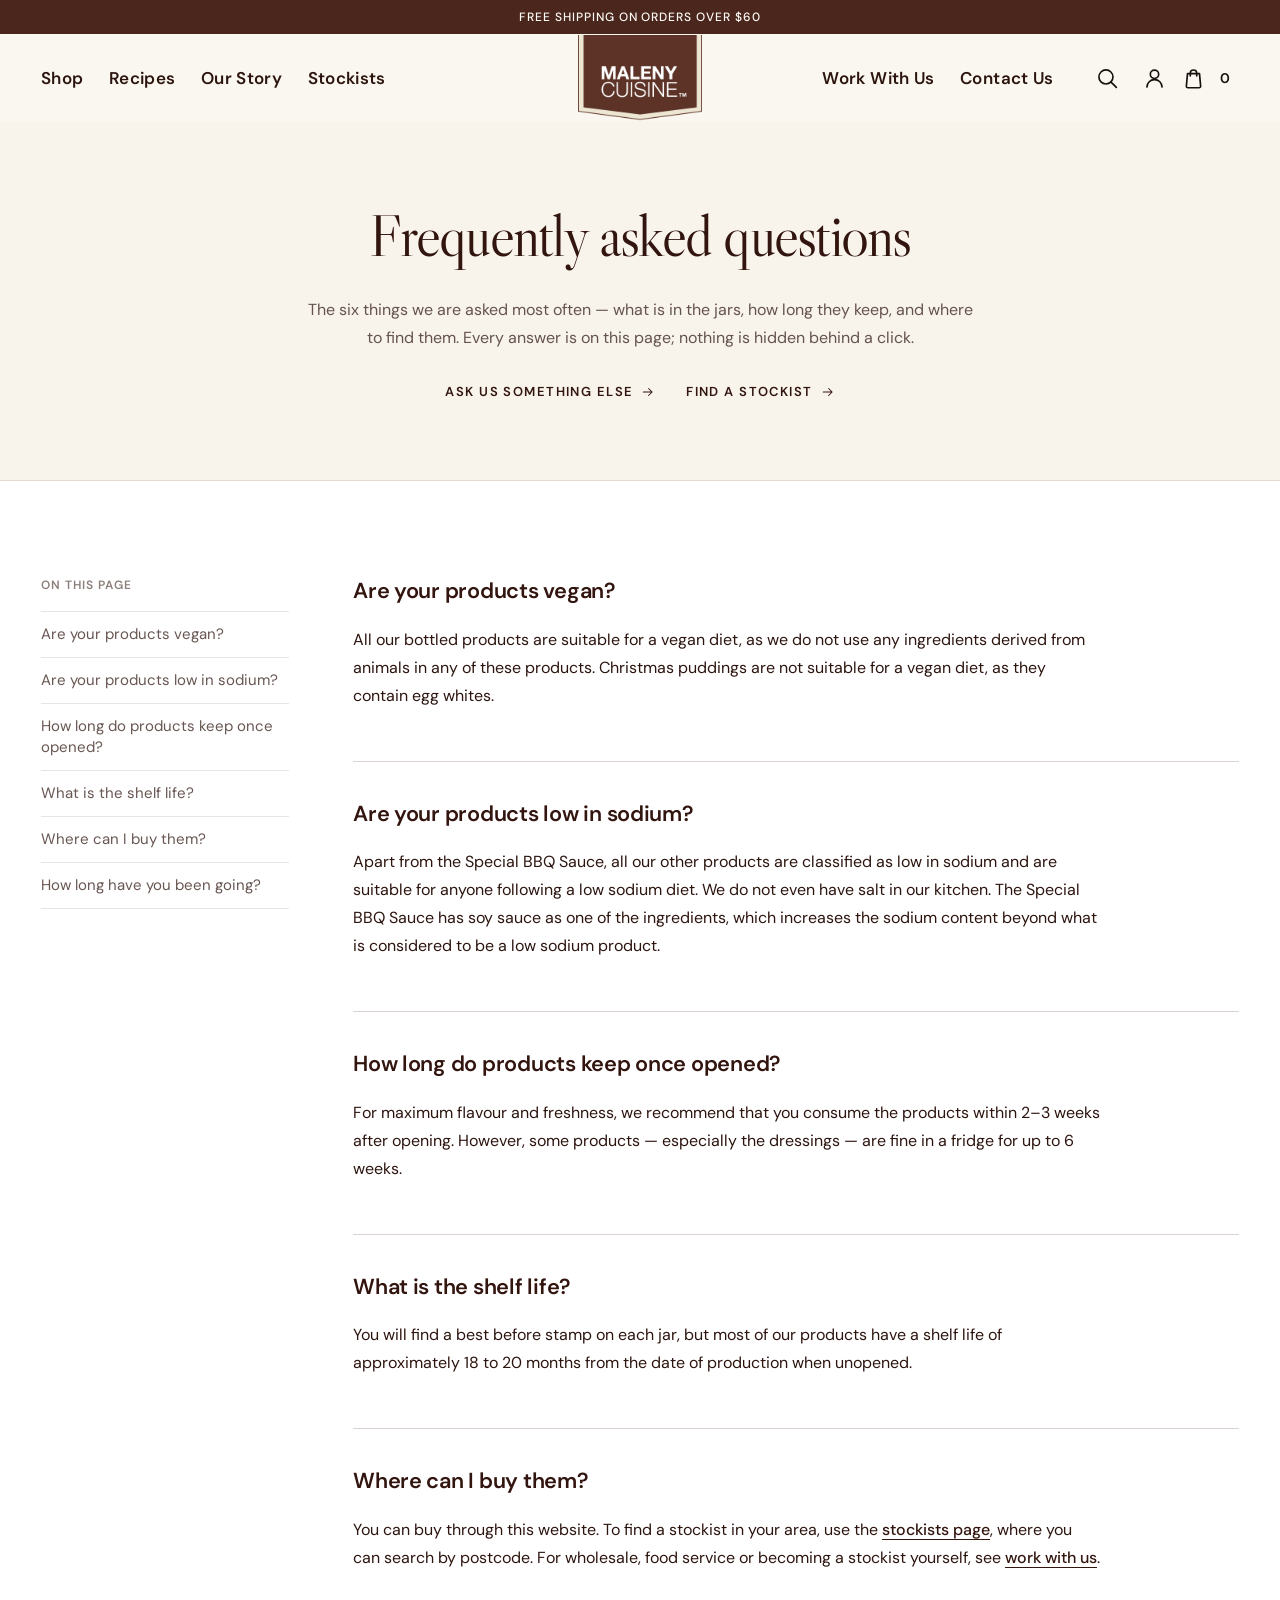
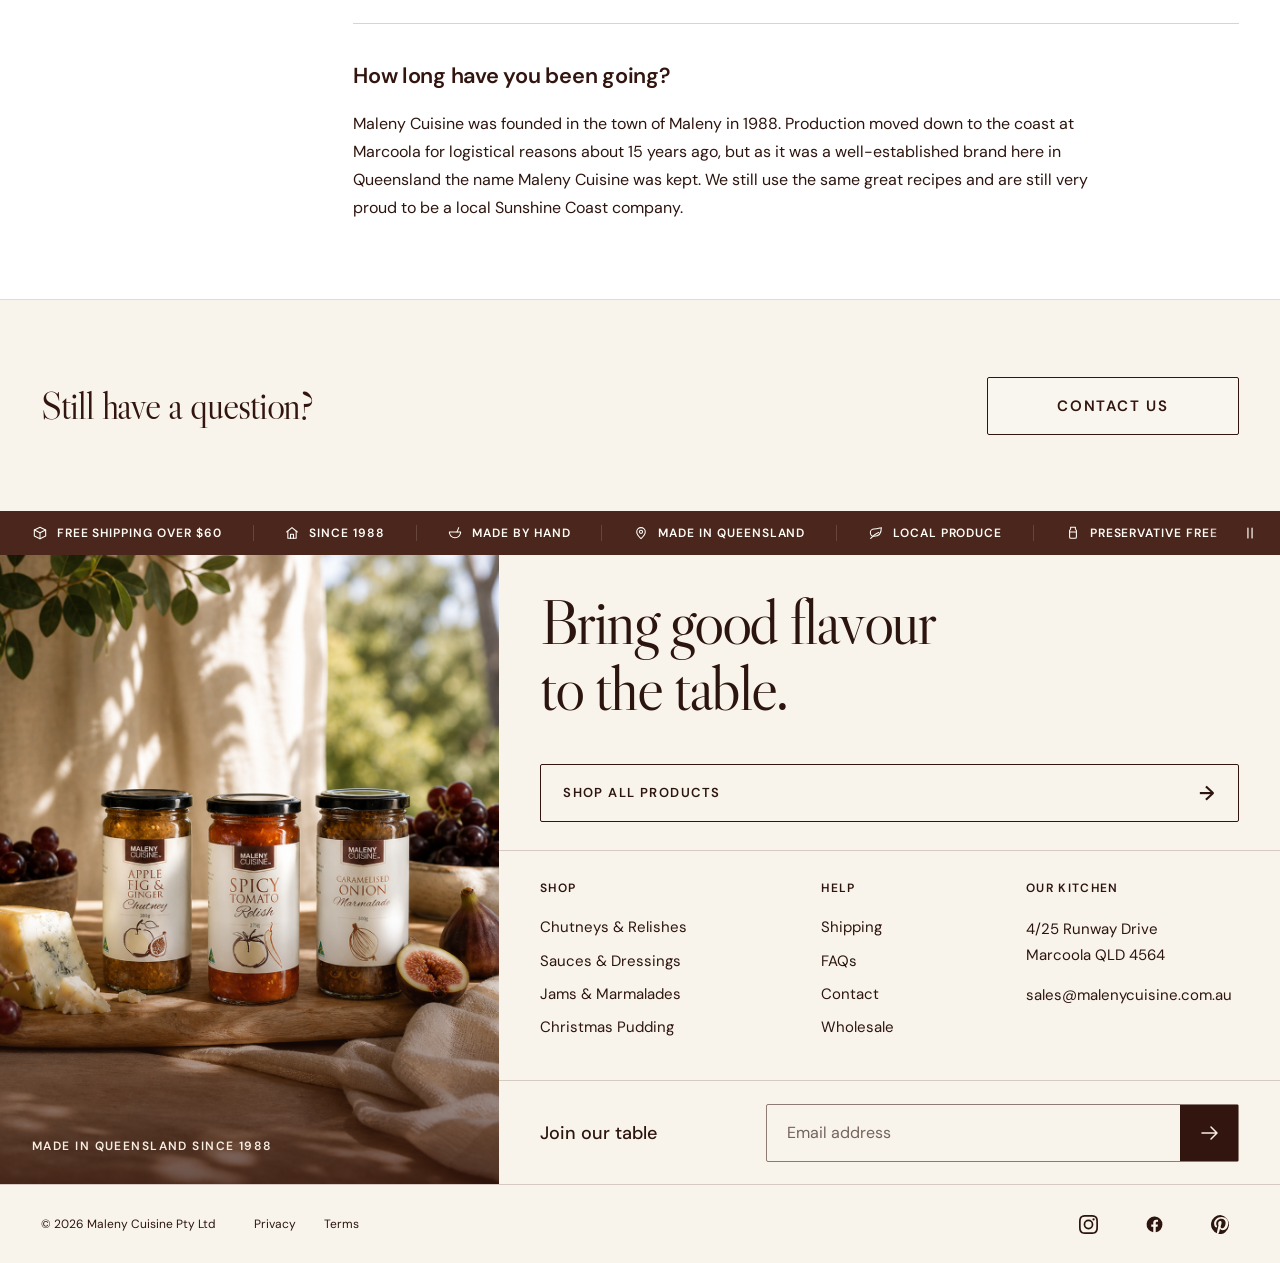
<file: faq.html>
<!doctype html>
<html lang="en">
  <head>
    <meta charset="UTF-8" />
    <meta name="viewport" content="width=device-width, initial-scale=1.0" />

    <meta name="description" content="Answers about the Maleny Cuisine range — vegan and low sodium products, shelf life, how long a jar keeps once opened, and where to buy." />
    <title>FAQs — Maleny Cuisine</title>

    <link rel="preconnect" href="https://fonts.googleapis.com" />
    <link rel="preconnect" href="https://fonts.gstatic.com" crossorigin />
    <link
      href="https://fonts.googleapis.com/css2?family=DM+Sans:wght@400;500;600&family=Libre+Caslon+Display&family=Mrs+Saint+Delafield&display=swap"
      rel="stylesheet"
    />
    <link rel="stylesheet" href="styles.css" />
    <link rel="stylesheet" href="pages.css" />
  </head>

  <body>
    <a class="skip-link" href="#main-content">Skip to content</a>

    <!--
      DIRECTION CONTRACT: EVERY ANSWER IN THE OPEN
      THESIS: A food FAQ that hides dietary answers inside an accordion has buried the one thing it exists to say — so nothing here collapses.
      OWN-WORLD: The house system unchanged. Ivory type-only entrance, then one paper band split into a sticky index and a column of open answers on hairlines.
      STORY: The reader scans six questions in the index, jumps to the one they came for, and reads a full answer at full ink.
      FIRST VIEWPORT: An ivory band carrying the h1 and one lede, with the index and the first two answers already visible beneath it.
      FORM: Indexed open answers, derived directly from the content rather than rolled; this is a new surface inside an established world, not a new world.
      FINISH: unreviewed and undocumented is unfinished; this build ends with the finish review, the verdict, and DESIGN.md
    -->
    <!-- ==================================================================
         HEADER — site chrome. Do not restructure per page. The only per-page
         edit allowed here is adding aria-current="page" to the nav link for
         the section you are on.
         ================================================================== -->
    <header class="site-header">
      <div class="announcement">
        <p>Free Shipping on orders over $60</p>
      </div>

      <nav class="navigation" aria-label="Main navigation">
        <button
          class="icon-button menu-toggle"
          type="button"
          aria-label="Open menu"
          aria-controls="mobile-menu"
          aria-expanded="false"
        >
          <span></span>
          <span></span>
        </button>

        <ul class="nav-links nav-links--left">
          <li class="has-mega">
            <a href="index.html#shop" aria-expanded="false" aria-controls="mega-shop">Shop</a>
          </li>
          <li><a href="recipes.html">Recipes</a></li>
          <li><a href="our-story.html">Our Story</a></li>
          <li><a href="stockists.html">Stockists</a></li>
        </ul>

        <a class="brand" href="index.html" aria-label="Maleny Cuisine home">
          <img src="assets/images/logo.png" alt="Maleny Cuisine" />
        </a>

        <div class="nav-end">
          <ul class="nav-links nav-links--right">
            <li><a href="work-with-us.html">Work With Us</a></li>
            <li><a href="contact.html">Contact Us</a></li>
          </ul>

          <div class="nav-actions">
            <button class="icon-button search-toggle" type="button" aria-label="Search" aria-expanded="false">
              <svg viewBox="0 0 24 24" aria-hidden="true">
                <circle cx="10.5" cy="10.5" r="6.75"></circle>
                <path d="M15.4 15.4 20.5 20.5"></path>
              </svg>
            </button>

            <a class="icon-button account-link" href="#" aria-label="Your account">
              <svg viewBox="0 0 24 24" aria-hidden="true">
                <circle cx="12" cy="8" r="4"></circle>
                <path d="M4.75 20.25a7.25 7.25 0 0 1 14.5 0"></path>
              </svg>
            </a>

            <a class="icon-button bag-link" href="cart-b.html" aria-label="Shopping bag, 0 items">
              <svg viewBox="0 0 24 24" aria-hidden="true">
                <path d="M6.25 7.25h11.5l1.1 12a1.5 1.5 0 0 1-1.5 1.65H6.65a1.5 1.5 0 0 1-1.5-1.65l1.1-12Z"></path>
                <path d="M8.9 9.6V6.9a3.1 3.1 0 0 1 6.2 0v2.7"></path>
              </svg>
              <span class="bag-count" aria-hidden="true">0</span>
            </a>
          </div>
        </div>
      </nav>

      <div class="mega-menu" id="mega-shop" aria-hidden="true">
        <div class="mega-menu__inner">
          <div class="mega-menu__column">
            <ul class="mega-links">
              <li><a href="archive-a.html">Best Sellers</a></li>
              <li><a href="archive-a.html?category=chutneys">Chutneys</a></li>
              <li><a href="archive-a.html?category=chutneys">Relishes</a></li>
              <li><a href="archive-a.html?category=sauces">Sauces</a></li>
              <li><a href="archive-a.html?category=dressings">Salad Dressings</a></li>
              <li><a href="archive-a.html?category=jams">Jams &amp; Marmalades</a></li>
              <li><a href="index.html#shop">Shop All</a></li>
            </ul>
          </div>

          <div class="mega-cards">
            <a class="mega-card" href="archive-a.html?category=chutneys">
              <span class="mega-card__media">
                <img src="assets/images/Maleny-Cuisine-Chutneys.jpg" alt="" loading="lazy" />
              </span>
              <span class="mega-card__foot">
                <span class="mega-card__title">Chutneys &amp; Relishes</span>
                <span class="mega-card__arrow" aria-hidden="true">
                  <svg viewBox="0 0 24 24">
                    <circle cx="12" cy="12" r="10.25"></circle>
                    <path d="M8 12h8m-3.4-3.4L16 12l-3.4 3.4"></path>
                  </svg>
                </span>
              </span>
            </a>

            <a class="mega-card" href="archive-a.html?category=sauces">
              <span class="mega-card__media">
                <img src="assets/images/Maleny-Cuisine-Sauces.jpg" alt="" loading="lazy" />
              </span>
              <span class="mega-card__foot">
                <span class="mega-card__title">Sauces &amp; Dressings</span>
                <span class="mega-card__arrow" aria-hidden="true">
                  <svg viewBox="0 0 24 24">
                    <circle cx="12" cy="12" r="10.25"></circle>
                    <path d="M8 12h8m-3.4-3.4L16 12l-3.4 3.4"></path>
                  </svg>
                </span>
              </span>
            </a>

            <a class="mega-card" href="archive-a.html?category=jams">
              <span class="mega-card__media">
                <img src="assets/images/Maleny-Cuisine-Jams-Marmalades.jpg" alt="" loading="lazy" />
              </span>
              <span class="mega-card__foot">
                <span class="mega-card__title">Jams &amp; Marmalades</span>
                <span class="mega-card__arrow" aria-hidden="true">
                  <svg viewBox="0 0 24 24">
                    <circle cx="12" cy="12" r="10.25"></circle>
                    <path d="M8 12h8m-3.4-3.4L16 12l-3.4 3.4"></path>
                  </svg>
                </span>
              </span>
            </a>
          </div>
        </div>
      </div>

      <div class="search-panel" role="search" aria-hidden="true">
        <form class="search-form">
          <label for="site-search">Search Maleny Cuisine</label>
          <div class="search-field">
            <input id="site-search" name="q" type="search" placeholder="What are you looking for?" />
            <button type="submit">Search</button>
          </div>
        </form>
        <button class="search-close" type="button" aria-label="Close search">×</button>
      </div>

      <div class="mobile-menu" id="mobile-menu" aria-hidden="true">
        <form class="drawer-search" role="search">
          <svg viewBox="0 0 24 24" aria-hidden="true">
            <circle cx="10.5" cy="10.5" r="6.75"></circle>
            <path d="M15.4 15.4 20.5 20.5"></path>
          </svg>
          <input
            id="drawer-search-input"
            name="q"
            type="search"
            placeholder="Search for..."
            aria-label="Search Maleny Cuisine"
          />
        </form>

        <div class="drawer-tabs" role="tablist" aria-label="Menu sections">
          <button
            class="drawer-tab is-active"
            type="button"
            role="tab"
            id="tab-shop"
            aria-controls="panel-shop"
            aria-selected="true"
          >
            Shop All
          </button>
          <button
            class="drawer-tab"
            type="button"
            role="tab"
            id="tab-explore"
            aria-controls="panel-explore"
            aria-selected="false"
            tabindex="-1"
          >
            Explore
          </button>
        </div>

        <div class="drawer-panel is-active" id="panel-shop" role="tabpanel" aria-labelledby="tab-shop">
          <ul class="drawer-list">
            <li>
              <a class="drawer-card" href="archive-a.html">
                <span class="drawer-card__text">
                  <span class="drawer-card__title">Best Sellers</span>
                  <span class="drawer-card__sub">The best of Maleny Cuisine</span>
                </span>
                <span class="drawer-card__thumb">
                  <img src="assets/images/Maleny-Cuisine-products.jpg" alt="" loading="lazy" />
                </span>
              </a>
            </li>
            <li>
              <a class="drawer-card" href="archive-a.html?category=chutneys">
                <span class="drawer-card__text">
                  <span class="drawer-card__title">Chutneys</span>
                  <span class="drawer-card__sub">Slow-cooked in small batches</span>
                </span>
                <span class="drawer-card__thumb">
                  <img src="assets/images/Maleny-Cuisine-Chutneys.jpg" alt="" loading="lazy" />
                </span>
              </a>
            </li>
            <li>
              <a class="drawer-card" href="archive-a.html?category=chutneys">
                <span class="drawer-card__text">
                  <span class="drawer-card__title">Relishes</span>
                  <span class="drawer-card__sub">Tomato, onion &amp; eggplant</span>
                </span>
                <span class="drawer-card__thumb">
                  <img src="assets/images/Spicy-Tomato-Relish.jpg" alt="" loading="lazy" />
                </span>
              </a>
            </li>
            <li>
              <a class="drawer-card" href="archive-a.html?category=sauces">
                <span class="drawer-card__text">
                  <span class="drawer-card__title">Sauces</span>
                  <span class="drawer-card__sub">BBQ, sweet chilli &amp; more</span>
                </span>
                <span class="drawer-card__thumb">
                  <img src="assets/images/Maleny-Cuisine-Sauces.jpg" alt="" loading="lazy" />
                </span>
              </a>
            </li>
            <li>
              <a class="drawer-card" href="archive-a.html?category=dressings">
                <span class="drawer-card__text">
                  <span class="drawer-card__title">Salad Dressings</span>
                  <span class="drawer-card__sub">Italian, Thai &amp; sweet mustard</span>
                </span>
                <span class="drawer-card__thumb">
                  <img src="assets/images/Maleny-Cuisine-Salad-Dressings.jpg" alt="" loading="lazy" />
                </span>
              </a>
            </li>
            <li>
              <a class="drawer-card" href="archive-a.html?category=jams">
                <span class="drawer-card__text">
                  <span class="drawer-card__title">Jams &amp; Marmalades</span>
                  <span class="drawer-card__sub">Fruit picked at its best</span>
                </span>
                <span class="drawer-card__thumb">
                  <img src="assets/images/Maleny-Cuisine-Jams-Marmalades.jpg" alt="" loading="lazy" />
                </span>
              </a>
            </li>
            <li>
              <a class="drawer-card" href="index.html#shop">
                <span class="drawer-card__text">
                  <span class="drawer-card__title">Shop All</span>
                  <span class="drawer-card__sub">Browse the full range</span>
                </span>
                <span class="drawer-card__thumb">
                  <img src="assets/images/Grazing-Platter-1.jpg" alt="" loading="lazy" />
                </span>
              </a>
            </li>
          </ul>
        </div>

        <div class="drawer-panel" id="panel-explore" role="tabpanel" aria-labelledby="tab-explore" hidden>
          <ul class="drawer-list">
            <li>
              <a class="drawer-card" href="recipes.html">
                <span class="drawer-card__text">
                  <span class="drawer-card__title">Recipes</span>
                  <span class="drawer-card__sub">Ideas for every jar</span>
                </span>
                <span class="drawer-card__thumb">
                  <img src="assets/images/hover/Recipes-Home-Page-Image.jpg" alt="" loading="lazy" />
                </span>
              </a>
            </li>
            <li>
              <a class="drawer-card" href="our-story.html">
                <span class="drawer-card__text">
                  <span class="drawer-card__title">Our Story</span>
                  <span class="drawer-card__sub">Made on the Sunshine Coast</span>
                </span>
                <span class="drawer-card__thumb">
                  <img src="assets/images/ABOUT-US.jpeg" alt="" loading="lazy" />
                </span>
              </a>
            </li>
            <li>
              <a class="drawer-card" href="stockists.html">
                <span class="drawer-card__text">
                  <span class="drawer-card__title">Stockists</span>
                  <span class="drawer-card__sub">Find us near you</span>
                </span>
                <span class="drawer-card__thumb">
                  <img src="assets/images/chutney-cheese-fruit.jpg" alt="" loading="lazy" />
                </span>
              </a>
            </li>
            <li>
              <a class="drawer-card" href="work-with-us.html">
                <span class="drawer-card__text">
                  <span class="drawer-card__title">Work With Us</span>
                  <span class="drawer-card__sub">Wholesale &amp; food service</span>
                </span>
                <span class="drawer-card__thumb">
                  <img src="assets/images/FOOD-SERVICE_IMAGE-1.jpg" alt="" loading="lazy" />
                </span>
              </a>
            </li>
            <li>
              <a class="drawer-card" href="contact.html">
                <span class="drawer-card__text">
                  <span class="drawer-card__title">Contact Us</span>
                  <span class="drawer-card__sub">We would love to hear from you</span>
                </span>
                <span class="drawer-card__thumb">
                  <img src="assets/images/Grazing-Platter-1.jpg" alt="" loading="lazy" />
                </span>
              </a>
            </li>
          </ul>
        </div>

        <a class="mobile-menu__account" href="#">My account</a>
      </div>
    </header>

    <main id="main-content">
      <section class="page-head page-head--centred" aria-labelledby="page-title">
        <h1 class="page-head__title" id="page-title">Frequently asked questions</h1>

        <p class="page-head__lede">
          The six things we are asked most often — what is in the jars, how long they keep, and
          where to find them. Every answer is on this page; nothing is hidden behind a click.
        </p>

        <p class="page-head__links">
          <a class="link-wipe" href="contact.html">
            Ask us something else
            <svg class="page-head__arrow" viewBox="0 0 24 24" aria-hidden="true" focusable="false">
              <path d="M4 12h15M13 6l6 6-6 6" />
            </svg>
          </a>
          <a class="link-wipe" href="faq.html#where-to-buy">
            Find a stockist
            <svg class="page-head__arrow" viewBox="0 0 24 24" aria-hidden="true" focusable="false">
              <path d="M4 12h15M13 6l6 6-6 6" />
            </svg>
          </a>
        </p>
      </section>

      <!-- =============================================================
           THE ANSWERS.
           Open on the page, not in an accordion. Two of the six are dietary
           answers, and the Dietary Contrast Rule will not have regulated text
           sitting behind a click at reduced strength. Once those two have to
           be open, all six do — so the wayfinding is an index instead.
           ============================================================= -->
      <section class="section" id="questions" aria-labelledby="questions-title">
        <h2 class="visually-hidden" id="questions-title">Questions and answers</h2>

        <div class="faq-layout">
          <nav class="faq-index" aria-labelledby="faq-index-title">
            <p class="faq-index__title" id="faq-index-title">On this page</p>
            <ol>
              <li><a href="#vegan">Are your products vegan?</a></li>
              <li><a href="#low-sodium">Are your products low in sodium?</a></li>
              <li><a href="#once-opened">How long do products keep once opened?</a></li>
              <li><a href="#shelf-life">What is the shelf life?</a></li>
              <li><a href="#where-to-buy">Where can I buy them?</a></li>
              <li><a href="#history">How long have you been going?</a></li>
            </ol>
          </nav>

          <div class="faq-list">
            <article class="faq-item" id="vegan">
              <h3>Are your products vegan?</h3>
              <p>
                All our bottled products are suitable for a vegan diet, as we do not use any
                ingredients derived from animals in any of these products. Christmas puddings are
                not suitable for a vegan diet, as they contain egg whites.
              </p>
            </article>

            <article class="faq-item" id="low-sodium">
              <h3>Are your products low in sodium?</h3>
              <p>
                Apart from the Special BBQ Sauce, all our other products are classified as low in
                sodium and are suitable for anyone following a low sodium diet. We do not even have
                salt in our kitchen. The Special BBQ Sauce has soy sauce as one of the ingredients,
                which increases the sodium content beyond what is considered to be a low sodium
                product.
              </p>
            </article>

            <article class="faq-item" id="once-opened">
              <h3>How long do products keep once opened?</h3>
              <p>
                For maximum flavour and freshness, we recommend that you consume the products
                within 2–3 weeks after opening. However, some products — especially the dressings —
                are fine in a fridge for up to 6 weeks.
              </p>
            </article>

            <article class="faq-item" id="shelf-life">
              <h3>What is the shelf life?</h3>
              <p>
                You will find a best before stamp on each jar, but most of our products have a
                shelf life of approximately 18 to 20 months from the date of production when
                unopened.
              </p>
            </article>

            <article class="faq-item" id="where-to-buy">
              <h3>Where can I buy them?</h3>
              <p>
                You can buy through this website. To find a stockist in your area, use the
                <a href="faq.html#where-to-buy">stockists page</a>, where you can search by postcode.
                For wholesale, food service or becoming a stockist yourself, see
                <a href="work-with-us.html">work with us</a>.
              </p>
            </article>

            <article class="faq-item" id="history">
              <h3>How long have you been going?</h3>
              <p>
                Maleny Cuisine was founded in the town of Maleny in 1988. Production moved down to
                the coast at Marcoola for logistical reasons about 15 years ago, but as it was a
                well-established brand here in Queensland the name Maleny Cuisine was kept. We
                still use the same great recipes and are still very proud to be a local Sunshine
                Coast company.
              </p>
            </article>
          </div>
        </div>
      </section>

      <section class="page-cta" aria-labelledby="faq-cta-title">
        <div class="page-cta__inner">
          <h2 class="page-cta__title" id="faq-cta-title">Still have a question?</h2>
          <a class="button" href="contact.html">Contact us</a>
        </div>
      </section>
    </main>

    <!-- ==================================================================
         FOOTER — site chrome. Do not restructure per page.
         ================================================================== -->
    <footer class="footer footer--split">
      <!-- The page opens on a Chocolate bar and now closes on one. Six things a
           shopper wants settled before they leave, short enough that a normal
           screen holds all six at once. Every claim here is documented in
           PRODUCT.md. Nothing on this bar may become a shipping promise, a
           rating, an award or a dietary claim — regulated dietary text has to
           stand still on a pale ground.
           The set is repeated three times: copies two and three are hidden from
           assistive tech and out of the tab order, and they are in the markup so
           the loop closes without script and never runs short on a wide screen. -->
      <section class="assurance" aria-labelledby="assurance-title">
        <h2 class="visually-hidden" id="assurance-title">Why shop with Maleny Cuisine</h2>

        <div class="assurance__viewport">
          <ul class="assurance__track" data-assurance-track>
            <li class="assurance__item">
              <svg class="assurance__icon" viewBox="0 0 24 24" aria-hidden="true" focusable="false">
                <path d="M3.5 7.5 12 3.5l8.5 4v9L12 20.5l-8.5-4v-9Z" />
                <path d="M3.5 7.5 12 11.5l8.5-4" />
                <path d="M12 11.5v9" />
              </svg>
              Free shipping over $60
            </li>

            <li class="assurance__item">
              <svg class="assurance__icon" viewBox="0 0 24 24" aria-hidden="true" focusable="false">
                <path d="M4 10.5 12 4l8 6.5" />
                <path d="M5.75 9.4V20h12.5V9.4" />
                <path d="M9.75 20v-6h4.5v6" />
              </svg>
              Since 1988
            </li>

            <li class="assurance__item">
              <svg class="assurance__icon" viewBox="0 0 24 24" aria-hidden="true" focusable="false">
                <path d="M3.5 10.5h17a8.5 8.5 0 0 1-17 0Z" />
                <path d="M15 10.5 17.6 4" />
              </svg>
              Made by hand
            </li>

            <li class="assurance__item">
              <svg class="assurance__icon" viewBox="0 0 24 24" aria-hidden="true" focusable="false">
                <path d="M12 20.5s6.4-5.6 6.4-10.2a6.4 6.4 0 1 0-12.8 0C5.6 14.9 12 20.5 12 20.5Z" />
                <circle cx="12" cy="10.3" r="2.4" />
              </svg>
              Made in Queensland
            </li>

            <li class="assurance__item">
              <svg class="assurance__icon" viewBox="0 0 24 24" aria-hidden="true" focusable="false">
                <path d="M20 4c0 9-5 13-11 13a5.5 5.5 0 0 1 0-11c4 0 7-1 11-2Z" />
                <path d="M4 20c3.4-4.4 6.9-7 11.8-8.9" />
              </svg>
              Local produce
            </li>

            <li class="assurance__item">
              <svg class="assurance__icon" viewBox="0 0 24 24" aria-hidden="true" focusable="false">
                <path d="M8.4 3.5h7.2v2.6l1.5 2.2V18a2 2 0 0 1-2 2H8.9a2 2 0 0 1-2-2V8.3l1.5-2.2V3.5Z" />
                <path d="M6.9 10.4h10.2" />
              </svg>
              Preservative free
            </li>

            <li class="assurance__item assurance__item--clone" aria-hidden="true">
              <svg class="assurance__icon" viewBox="0 0 24 24" focusable="false">
                <path d="M3.5 7.5 12 3.5l8.5 4v9L12 20.5l-8.5-4v-9Z" />
                <path d="M3.5 7.5 12 11.5l8.5-4" />
                <path d="M12 11.5v9" />
              </svg>
              Free shipping over $60
            </li>

            <li class="assurance__item assurance__item--clone" aria-hidden="true">
              <svg class="assurance__icon" viewBox="0 0 24 24" focusable="false">
                <path d="M4 10.5 12 4l8 6.5" />
                <path d="M5.75 9.4V20h12.5V9.4" />
                <path d="M9.75 20v-6h4.5v6" />
              </svg>
              Since 1988
            </li>

            <li class="assurance__item assurance__item--clone" aria-hidden="true">
              <svg class="assurance__icon" viewBox="0 0 24 24" focusable="false">
                <path d="M3.5 10.5h17a8.5 8.5 0 0 1-17 0Z" />
                <path d="M15 10.5 17.6 4" />
              </svg>
              Made by hand
            </li>

            <li class="assurance__item assurance__item--clone" aria-hidden="true">
              <svg class="assurance__icon" viewBox="0 0 24 24" focusable="false">
                <path d="M12 20.5s6.4-5.6 6.4-10.2a6.4 6.4 0 1 0-12.8 0C5.6 14.9 12 20.5 12 20.5Z" />
                <circle cx="12" cy="10.3" r="2.4" />
              </svg>
              Made in Queensland
            </li>

            <li class="assurance__item assurance__item--clone" aria-hidden="true">
              <svg class="assurance__icon" viewBox="0 0 24 24" focusable="false">
                <path d="M20 4c0 9-5 13-11 13a5.5 5.5 0 0 1 0-11c4 0 7-1 11-2Z" />
                <path d="M4 20c3.4-4.4 6.9-7 11.8-8.9" />
              </svg>
              Local produce
            </li>

            <li class="assurance__item assurance__item--clone" aria-hidden="true">
              <svg class="assurance__icon" viewBox="0 0 24 24" focusable="false">
                <path d="M8.4 3.5h7.2v2.6l1.5 2.2V18a2 2 0 0 1-2 2H8.9a2 2 0 0 1-2-2V8.3l1.5-2.2V3.5Z" />
                <path d="M6.9 10.4h10.2" />
              </svg>
              Preservative free
            </li>

            <li class="assurance__item assurance__item--clone" aria-hidden="true">
              <svg class="assurance__icon" viewBox="0 0 24 24" focusable="false">
                <path d="M3.5 7.5 12 3.5l8.5 4v9L12 20.5l-8.5-4v-9Z" />
                <path d="M3.5 7.5 12 11.5l8.5-4" />
                <path d="M12 11.5v9" />
              </svg>
              Free shipping over $60
            </li>

            <li class="assurance__item assurance__item--clone" aria-hidden="true">
              <svg class="assurance__icon" viewBox="0 0 24 24" focusable="false">
                <path d="M4 10.5 12 4l8 6.5" />
                <path d="M5.75 9.4V20h12.5V9.4" />
                <path d="M9.75 20v-6h4.5v6" />
              </svg>
              Since 1988
            </li>

            <li class="assurance__item assurance__item--clone" aria-hidden="true">
              <svg class="assurance__icon" viewBox="0 0 24 24" focusable="false">
                <path d="M3.5 10.5h17a8.5 8.5 0 0 1-17 0Z" />
                <path d="M15 10.5 17.6 4" />
              </svg>
              Made by hand
            </li>

            <li class="assurance__item assurance__item--clone" aria-hidden="true">
              <svg class="assurance__icon" viewBox="0 0 24 24" focusable="false">
                <path d="M12 20.5s6.4-5.6 6.4-10.2a6.4 6.4 0 1 0-12.8 0C5.6 14.9 12 20.5 12 20.5Z" />
                <circle cx="12" cy="10.3" r="2.4" />
              </svg>
              Made in Queensland
            </li>

            <li class="assurance__item assurance__item--clone" aria-hidden="true">
              <svg class="assurance__icon" viewBox="0 0 24 24" focusable="false">
                <path d="M20 4c0 9-5 13-11 13a5.5 5.5 0 0 1 0-11c4 0 7-1 11-2Z" />
                <path d="M4 20c3.4-4.4 6.9-7 11.8-8.9" />
              </svg>
              Local produce
            </li>

            <li class="assurance__item assurance__item--clone" aria-hidden="true">
              <svg class="assurance__icon" viewBox="0 0 24 24" focusable="false">
                <path d="M8.4 3.5h7.2v2.6l1.5 2.2V18a2 2 0 0 1-2 2H8.9a2 2 0 0 1-2-2V8.3l1.5-2.2V3.5Z" />
                <path d="M6.9 10.4h10.2" />
              </svg>
              Preservative free
            </li>
          </ul>
        </div>

        <button
          class="icon-button assurance__pause"
          type="button"
          data-assurance-pause
          aria-pressed="false"
          aria-label="Pause the moving information bar"
        >
          <span class="assurance__pause-icon assurance__pause-icon--pause" aria-hidden="true">
            <svg viewBox="0 0 24 24" role="presentation" focusable="false">
              <path d="M9.25 5.5v13M14.75 5.5v13" />
            </svg>
          </span>
          <span class="assurance__pause-icon assurance__pause-icon--play" aria-hidden="true">
            <svg viewBox="0 0 24 24" role="presentation" focusable="false">
              <path d="M8 5.6v12.8L18.4 12 8 5.6Z" />
            </svg>
          </span>
        </button>
      </section>

      <div class="split-image">
        <img
          src="assets/images/generated/footer-last-serving-three-products.png"
          alt="Apple Fig &amp; Ginger Chutney, Spicy Tomato Relish and Caramelised Onion Marmalade on a board with cheese, figs and grapes"
          width="1131"
          height="1440"
          loading="lazy"
          decoding="async"
        />
        <p>Made in Queensland since 1988</p>
      </div>

      <div class="split-content">
        <section class="split-lead" aria-labelledby="split-title">
          <h2 id="split-title">Bring good flavour<br />to the table.</h2>
          <a class="outline-button" href="index.html#shop">
            Shop all products <span aria-hidden="true">&rarr;</span>
          </a>
        </section>

        <div class="split-links">
          <nav class="footer-links" aria-label="Shop">
            <p class="footer-label">Shop</p>
            <a href="index.html#shop">Chutneys &amp; Relishes</a>
            <a href="index.html#shop">Sauces &amp; Dressings</a>
            <a href="index.html#shop">Jams &amp; Marmalades</a>
            <a href="index.html#shop">Christmas Pudding</a>
          </nav>

          <nav class="footer-links" aria-label="Help">
            <p class="footer-label">Help</p>
            <a href="#">Shipping</a>
            <a href="faq.html">FAQs</a>
            <a href="contact.html">Contact</a>
            <a href="work-with-us.html">Wholesale</a>
          </nav>

          <div class="split-contact">
            <p class="footer-label">Our kitchen</p>
            <address>
              4/25 Runway Drive<br />
              Marcoola QLD 4564
            </address>
            <a href="mailto:sales@malenycuisine.com.au">sales@malenycuisine.com.au</a>
          </div>
        </div>

        <section class="split-newsletter" aria-labelledby="split-newsletter-title">
          <h3 id="split-newsletter-title">Join our table</h3>
          <form class="newsletter" action="#" method="post">
            <label class="visually-hidden" for="split-email">Email address</label>
            <input
              id="split-email"
              name="email"
              type="email"
              autocomplete="email"
              placeholder="Email address"
            />
            <button type="submit" aria-label="Join our email list">
              <svg viewBox="0 0 24 24" aria-hidden="true" focusable="false">
                <path d="M4 12h15M13 6l6 6-6 6" />
              </svg>
            </button>
          </form>
        </section>
      </div>

      <div class="footer-base footer-base--split">
        <p>&copy; <span data-year>2026</span> Maleny Cuisine Pty Ltd</p>
        <nav class="footer-base__legal" aria-label="Legal">
          <a href="#">Privacy</a>
          <a href="#">Terms</a>
        </nav>
        <nav class="footer-base__social" aria-label="Social media">
          <a href="https://www.instagram.com/" target="_blank" rel="noopener">
            <svg viewBox="0 0 24 24" aria-hidden="true" focusable="false">
              <path
                d="M12 2.16c3.2 0 3.58.01 4.85.07 1.17.05 1.8.25 2.23.41.56.22.96.48 1.38.9.42.42.68.82.9 1.38.16.42.36 1.06.41 2.23.06 1.27.07 1.65.07 4.85s-.01 3.58-.07 4.85c-.05 1.17-.25 1.8-.41 2.23-.22.56-.48.96-.9 1.38-.42.42-.82.68-1.38.9-.42.16-1.06.36-2.23.41-1.27.06-1.65.07-4.85.07s-3.58-.01-4.85-.07c-1.17-.05-1.8-.25-2.23-.41-.56-.22-.96-.48-1.38-.9-.42-.42-.68-.82-.9-1.38-.16-.42-.36-1.06-.41-2.23-.06-1.27-.07-1.65-.07-4.85s.01-3.58.07-4.85c.05-1.17.25-1.8.41-2.23.22-.56.48-.96.9-1.38.42-.42.82-.68 1.38-.9.42-.16 1.06-.36 2.23-.41 1.27-.06 1.65-.07 4.85-.07M12 0C8.74 0 8.33.01 7.05.07 5.78.13 4.9.33 4.14.63c-.79.3-1.46.72-2.13 1.38C1.35 2.68.93 3.35.63 4.14.33 4.9.13 5.78.07 7.05.01 8.33 0 8.74 0 12s.01 3.67.07 4.95c.06 1.27.26 2.15.56 2.91.3.79.72 1.46 1.38 2.13.67.66 1.34 1.08 2.13 1.38.76.3 1.64.5 2.91.56C8.33 23.99 8.74 24 12 24s3.67-.01 4.95-.07c1.27-.06 2.15-.26 2.91-.56.79-.3 1.46-.72 2.13-1.38.66-.67 1.08-1.34 1.38-2.13.3-.76.5-1.64.56-2.91.06-1.28.07-1.69.07-4.95s-.01-3.67-.07-4.95c-.06-1.27-.26-2.15-.56-2.91-.3-.79-.72-1.46-1.38-2.13C21.32 1.35 20.65.93 19.86.63c-.76-.3-1.64-.5-2.91-.56C15.67.01 15.26 0 12 0zm0 5.84a6.16 6.16 0 1 0 0 12.32 6.16 6.16 0 0 0 0-12.32zM12 16a4 4 0 1 1 0-8 4 4 0 0 1 0 8zm7.85-10.4a1.44 1.44 0 1 1-2.88 0 1.44 1.44 0 0 1 2.88 0z"
              />
            </svg>
            <span class="visually-hidden">Instagram</span>
          </a>
          <a href="https://www.facebook.com/" target="_blank" rel="noopener">
            <svg viewBox="0 0 24 24" aria-hidden="true" focusable="false">
              <path
                d="M22 12a10 10 0 1 0-11.56 9.88v-6.99H7.9V12h2.54V9.8c0-2.5 1.49-3.89 3.77-3.89 1.09 0 2.24.2 2.24.2v2.46h-1.26c-1.24 0-1.63.77-1.63 1.56V12h2.78l-.45 2.89h-2.33v6.99A10 10 0 0 0 22 12z"
              />
            </svg>
            <span class="visually-hidden">Facebook</span>
          </a>
          <a href="https://www.pinterest.com/" target="_blank" rel="noopener">
            <svg viewBox="0 0 24 24" aria-hidden="true" focusable="false">
              <path
                d="M12 0a12 12 0 0 0-4.37 23.17c-.06-.9-.01-1.98.22-2.96.25-1.05 1.68-7.1 1.68-7.1s-.42-.83-.42-2.06c0-1.93 1.12-3.37 2.51-3.37 1.18 0 1.76.89 1.76 1.96 0 1.19-.76 2.98-1.15 4.63-.33 1.39.69 2.52 2.06 2.52 2.48 0 4.14-3.18 4.14-6.95 0-2.86-1.93-5.01-5.44-5.01-3.97 0-6.44 2.96-6.44 6.27 0 1.14.34 1.95.86 2.57.24.29.28.4.19.73-.06.24-.21.83-.27 1.06-.09.34-.36.46-.66.33-1.85-.75-2.71-2.78-2.71-5.06 0-3.76 3.17-8.27 9.46-8.27 5.06 0 8.39 3.66 8.39 7.59 0 5.2-2.89 9.08-7.15 9.08-1.43 0-2.78-.77-3.24-1.65l-.88 3.49c-.32 1.15-.94 2.3-1.51 3.2A12 12 0 1 0 12 0z"
              />
            </svg>
            <span class="visually-hidden">Pinterest</span>
          </a>
        </nav>
      </div>
    </footer>


    <script src="script.js"></script>
  </body>
</html>
</file>
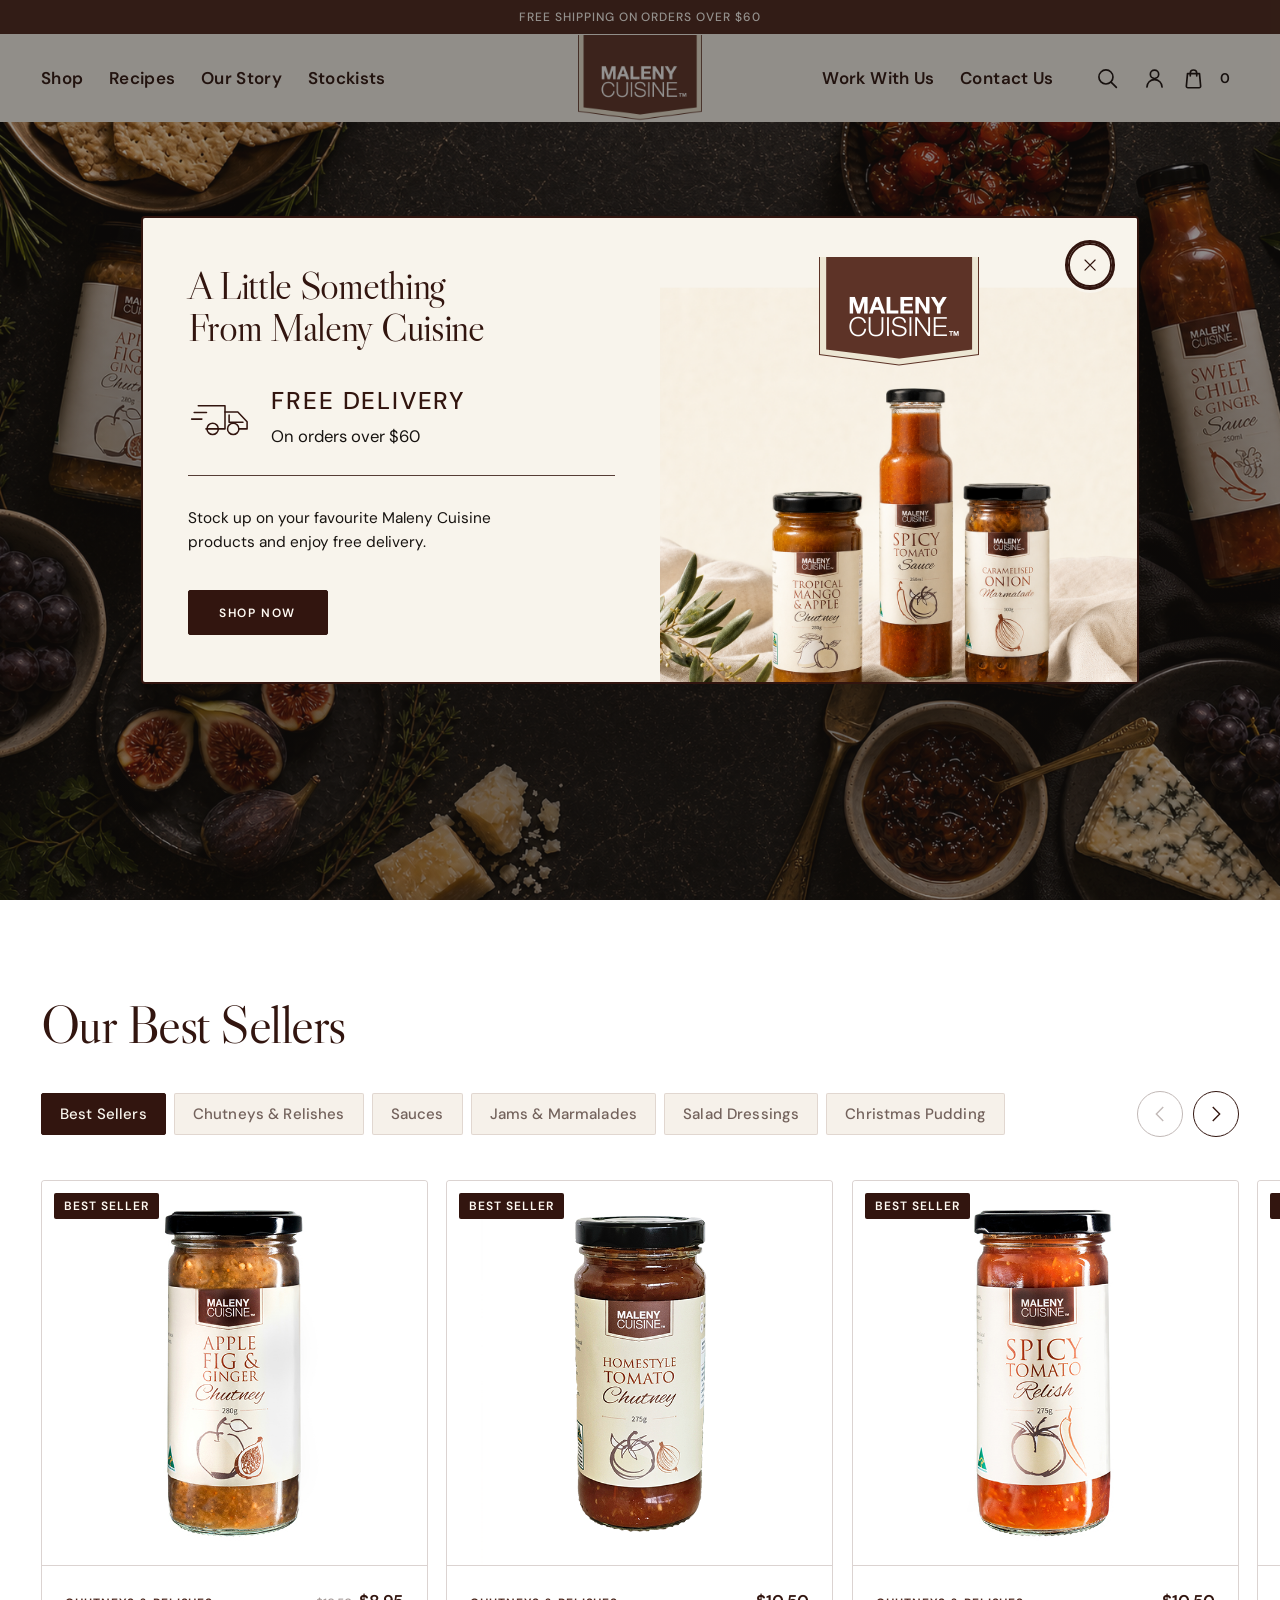
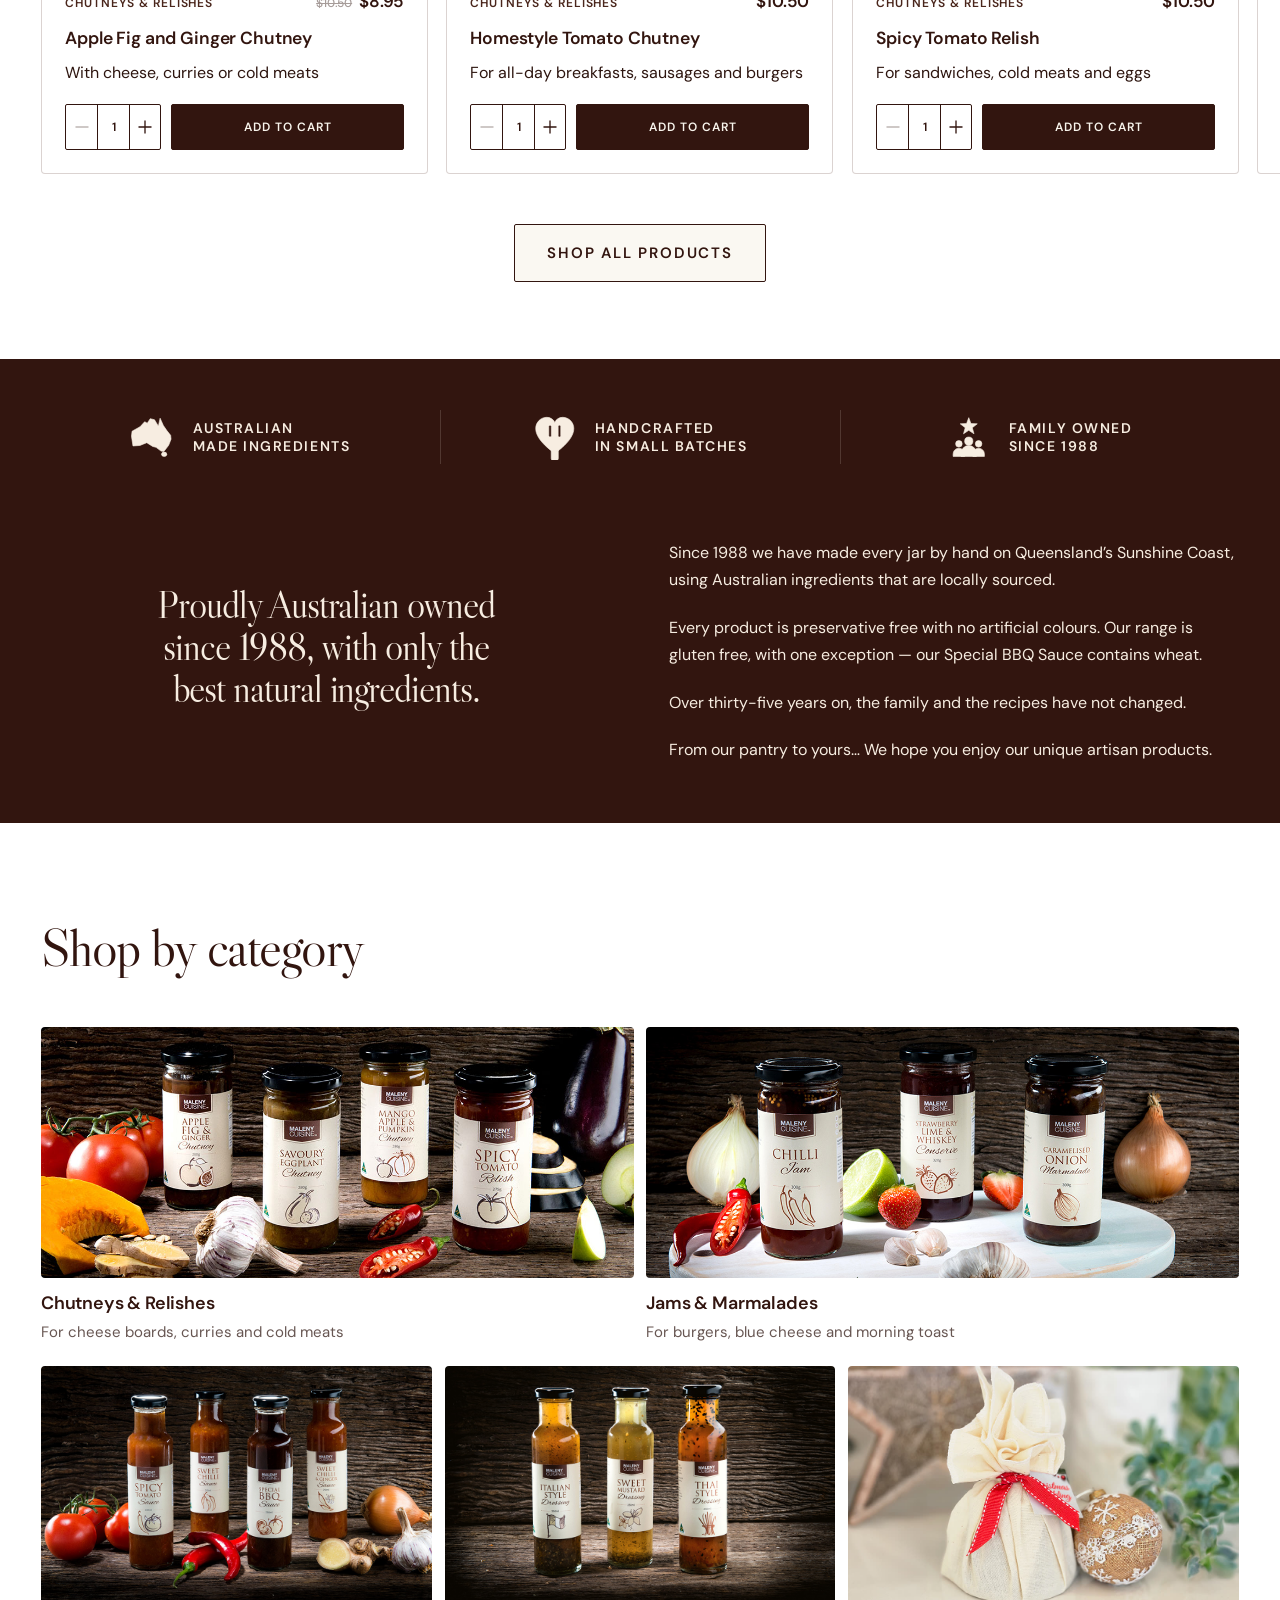
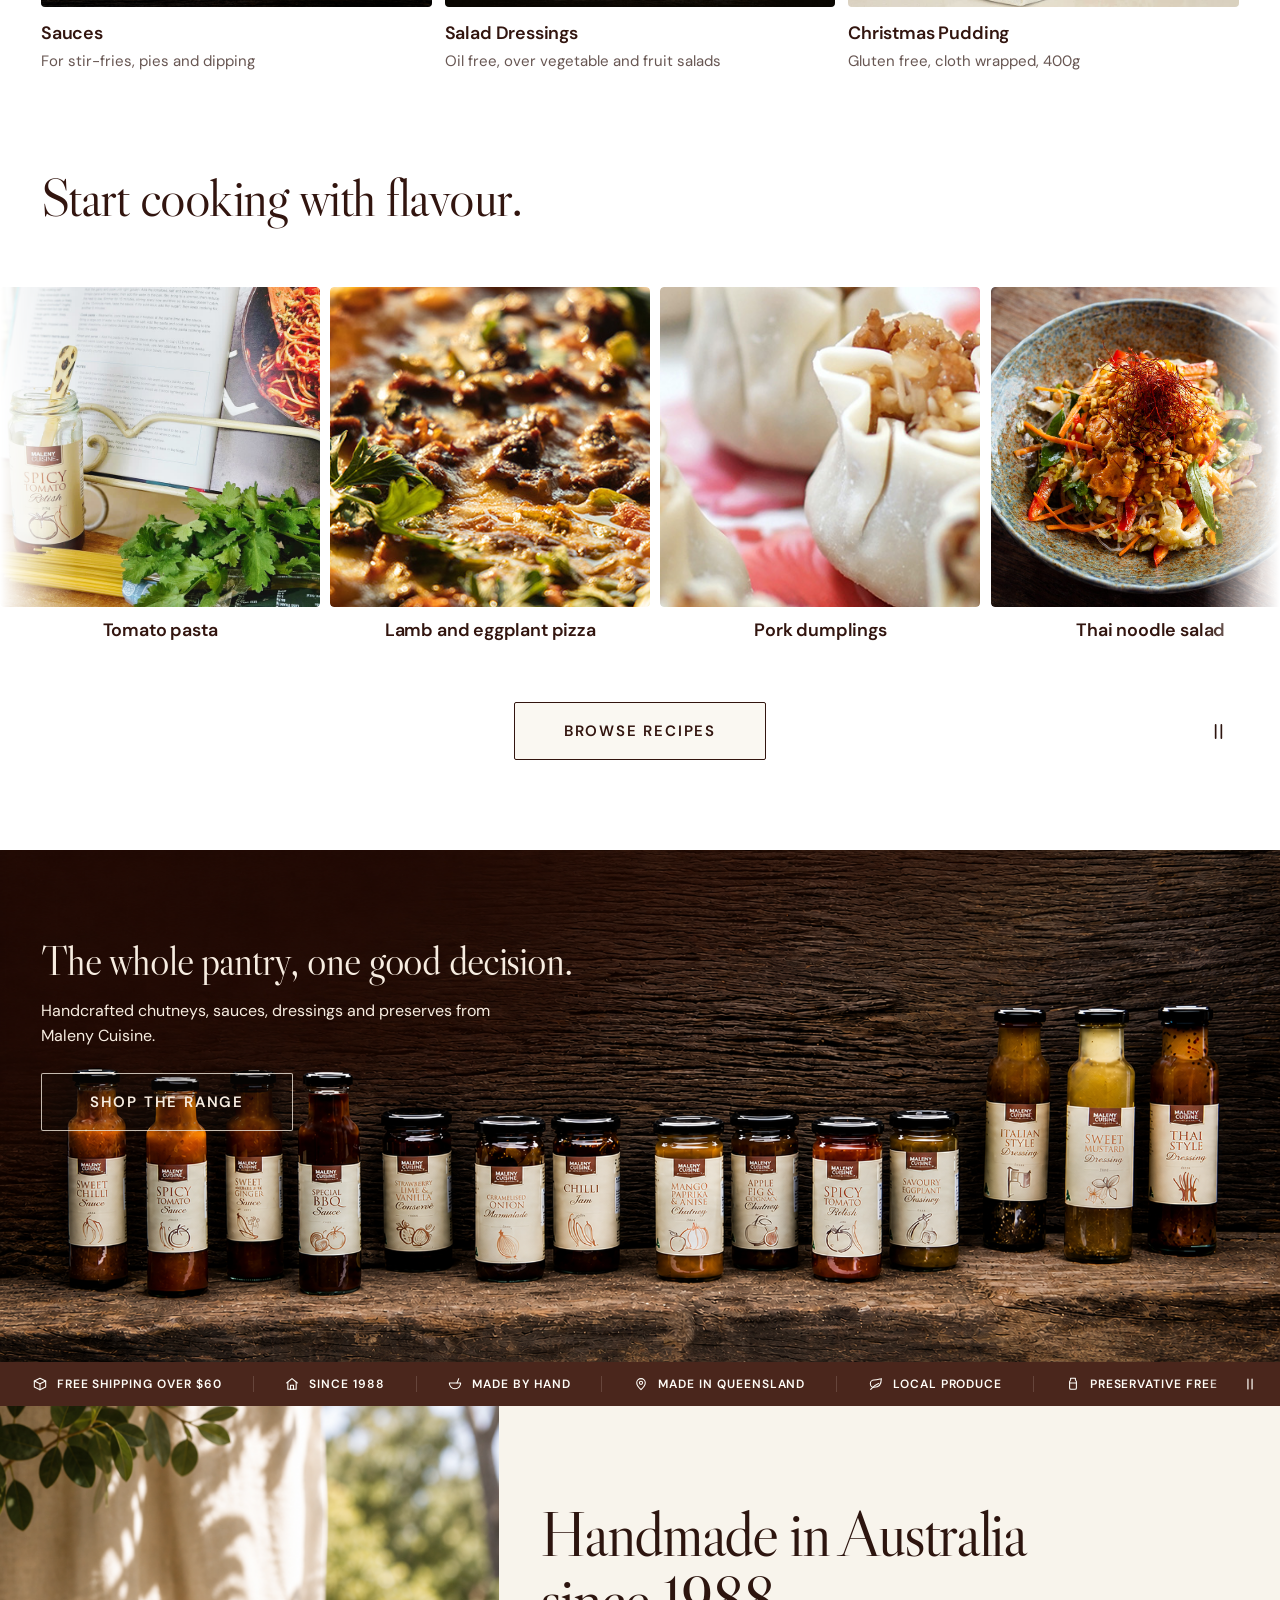
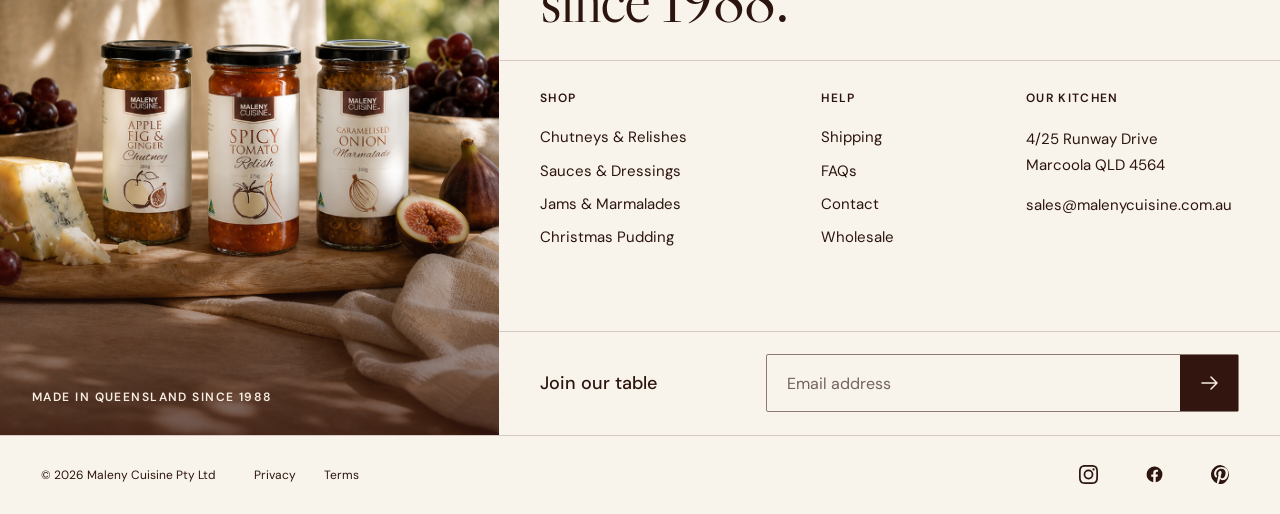
<file: index2.html>
<!doctype html>
<html lang="en">
  <head>
    <meta charset="UTF-8" />
    <meta name="viewport" content="width=device-width, initial-scale=1.0" />
    <meta
      name="description"
      content="Maleny Cuisine — Australian made, family owned since 1988. Handcrafted chutneys, relishes, sauces and dressings from Queensland's Sunshine Coast. Free shipping over $60."
    />
    <title>Maleny Cuisine — Australian Made, Handcrafted Since 1988</title>

    <link rel="preconnect" href="https://fonts.googleapis.com" />
    <link rel="preconnect" href="https://fonts.gstatic.com" crossorigin />
    <link
      href="https://fonts.googleapis.com/css2?family=DM+Sans:wght@400;500;600&family=Libre+Caslon+Display&family=Mrs+Saint+Delafield&display=swap"
      rel="stylesheet"
    />
    <link rel="stylesheet" href="styles.css" />
  </head>

  <body>
    <a class="skip-link" href="#main-content">Skip to content</a>

    <div class="promotion" data-promotion hidden>
      <section
        class="promotion__dialog"
        role="dialog"
        aria-modal="true"
        aria-labelledby="promotion-title"
        aria-describedby="promotion-description"
      >
        <button class="promotion__close" type="button" aria-label="Close promotion" data-promotion-close>
          <svg viewBox="0 0 48 48" aria-hidden="true" focusable="false">
            <path d="M13 13l22 22M35 13 13 35" />
          </svg>
        </button>

        <div class="promotion__copy">
          <h2 id="promotion-title">A Little Something<br />From Maleny Cuisine</h2>

          <div class="promotion__delivery">
            <svg class="promotion__truck" viewBox="0 0 132 82" aria-hidden="true" focusable="false">
              <path d="M7 45h20M12 32h24M20 19h52v45H35" />
              <path d="M72 31h25l18 19v14H99M80 37v14h27" />
              <circle cx="48" cy="64" r="11" />
              <circle cx="88" cy="64" r="11" />
            </svg>
            <div>
              <p class="promotion__offer">Free delivery</p>
              <p class="promotion__threshold">On orders over $60</p>
            </div>
          </div>

          <p class="promotion__description" id="promotion-description">
            Stock up on your favourite Maleny Cuisine<br class="promotion__desktop-break" />
            products and enjoy free delivery.
          </p>

          <a class="promotion__cta" href="#shop" data-promotion-shop>Shop now</a>
        </div>

        <div class="promotion__visual" aria-hidden="true">
          <img
            class="promotion__scene promotion__scene--desktop"
            src="assets/images/generated/promotional-banners/promotion-product-scene-desktop-v2.png"
            alt=""
          />
          <img
            class="promotion__scene promotion__scene--mobile"
            src="assets/images/generated/promotional-banners/promotion-product-scene-mobile-v2.png"
            alt=""
          />
          <img class="promotion__logo" src="assets/images/logo.png" alt="" />
        </div>
      </section>
    </div>

    <header class="site-header">
      <div class="announcement">
        <p>Free Shipping on orders over $60</p>
      </div>

      <nav class="navigation" aria-label="Main navigation">
        <button
          class="icon-button menu-toggle"
          type="button"
          aria-label="Open menu"
          aria-controls="mobile-menu"
          aria-expanded="false"
        >
          <span></span>
          <span></span>
        </button>

        <ul class="nav-links nav-links--left">
          <li class="has-mega">
            <a href="#shop" aria-expanded="false" aria-controls="mega-shop">Shop</a>
          </li>
          <li><a href="#recipes">Recipes</a></li>
          <li><a href="#story">Our Story</a></li>
          <li><a href="#stockists">Stockists</a></li>
        </ul>

        <a class="brand" href="#" aria-label="Maleny Cuisine home">
          <img src="assets/images/logo.png" alt="Maleny Cuisine" />
        </a>

        <div class="nav-end">
          <ul class="nav-links nav-links--right">
            <li><a href="#work-with-us">Work With Us</a></li>
            <li><a href="#contact">Contact Us</a></li>
          </ul>

          <div class="nav-actions">
            <button class="icon-button search-toggle" type="button" aria-label="Search" aria-expanded="false">
              <svg viewBox="0 0 24 24" aria-hidden="true">
                <circle cx="10.5" cy="10.5" r="6.75"></circle>
                <path d="M15.4 15.4 20.5 20.5"></path>
              </svg>
            </button>

            <a class="icon-button account-link" href="#account" aria-label="Your account">
              <svg viewBox="0 0 24 24" aria-hidden="true">
                <circle cx="12" cy="8" r="4"></circle>
                <path d="M4.75 20.25a7.25 7.25 0 0 1 14.5 0"></path>
              </svg>
            </a>

            <a class="icon-button bag-link" href="#bag" aria-label="Shopping bag, 0 items">
              <svg viewBox="0 0 24 24" aria-hidden="true">
                <path d="M6.25 7.25h11.5l1.1 12a1.5 1.5 0 0 1-1.5 1.65H6.65a1.5 1.5 0 0 1-1.5-1.65l1.1-12Z"></path>
                <path d="M8.9 9.6V6.9a3.1 3.1 0 0 1 6.2 0v2.7"></path>
              </svg>
              <span class="bag-count" aria-hidden="true">0</span>
            </a>
          </div>
        </div>
      </nav>

      <div class="mega-menu" id="mega-shop" aria-hidden="true">
        <div class="mega-menu__inner">
          <div class="mega-menu__column">
            <ul class="mega-links">
              <li><a href="#best-sellers" data-jump-filter="best">Best Sellers</a></li>
              <li><a href="#chutneys">Chutneys</a></li>
              <li><a href="#relishes">Relishes</a></li>
              <li><a href="#sauces">Sauces</a></li>
              <li><a href="#dressings">Salad Dressings</a></li>
              <li><a href="#jams">Jams &amp; Marmalades</a></li>
              <li><a href="#shop" data-jump-filter="all">Shop All</a></li>
            </ul>
          </div>

          <div class="mega-cards">
            <a class="mega-card" href="#chutneys">
              <span class="mega-card__media">
                <img src="assets/images/Maleny-Cuisine-Chutneys.jpg" alt="" loading="lazy" />
              </span>
              <span class="mega-card__foot">
                <span class="mega-card__title">Chutneys &amp; Relishes</span>
                <span class="mega-card__arrow" aria-hidden="true">
                  <svg viewBox="0 0 24 24">
                    <circle cx="12" cy="12" r="10.25"></circle>
                    <path d="M8 12h8m-3.4-3.4L16 12l-3.4 3.4"></path>
                  </svg>
                </span>
              </span>
            </a>

            <a class="mega-card" href="#sauces">
              <span class="mega-card__media">
                <img src="assets/images/Maleny-Cuisine-Sauces.jpg" alt="" loading="lazy" />
              </span>
              <span class="mega-card__foot">
                <span class="mega-card__title">Sauces &amp; Dressings</span>
                <span class="mega-card__arrow" aria-hidden="true">
                  <svg viewBox="0 0 24 24">
                    <circle cx="12" cy="12" r="10.25"></circle>
                    <path d="M8 12h8m-3.4-3.4L16 12l-3.4 3.4"></path>
                  </svg>
                </span>
              </span>
            </a>

            <a class="mega-card" href="#jams">
              <span class="mega-card__media">
                <img src="assets/images/Maleny-Cuisine-Jams-Marmalades.jpg" alt="" loading="lazy" />
              </span>
              <span class="mega-card__foot">
                <span class="mega-card__title">Jams &amp; Marmalades</span>
                <span class="mega-card__arrow" aria-hidden="true">
                  <svg viewBox="0 0 24 24">
                    <circle cx="12" cy="12" r="10.25"></circle>
                    <path d="M8 12h8m-3.4-3.4L16 12l-3.4 3.4"></path>
                  </svg>
                </span>
              </span>
            </a>
          </div>
        </div>
      </div>

      <div class="search-panel" role="search" aria-hidden="true">
        <form class="search-form">
          <label for="site-search">Search Maleny Cuisine</label>
          <div class="search-field">
            <input id="site-search" name="q" type="search" placeholder="What are you looking for?" />
            <button type="submit">Search</button>
          </div>
        </form>
        <button class="search-close" type="button" aria-label="Close search">×</button>
      </div>

      <div class="mobile-menu" id="mobile-menu" aria-hidden="true">
        <form class="drawer-search" role="search">
          <svg viewBox="0 0 24 24" aria-hidden="true">
            <circle cx="10.5" cy="10.5" r="6.75"></circle>
            <path d="M15.4 15.4 20.5 20.5"></path>
          </svg>
          <input
            id="drawer-search-input"
            name="q"
            type="search"
            placeholder="Search for..."
            aria-label="Search Maleny Cuisine"
          />
        </form>

        <div class="drawer-tabs" role="tablist" aria-label="Menu sections">
          <button
            class="drawer-tab is-active"
            type="button"
            role="tab"
            id="tab-shop"
            aria-controls="panel-shop"
            aria-selected="true"
          >
            Shop All
          </button>
          <button
            class="drawer-tab"
            type="button"
            role="tab"
            id="tab-explore"
            aria-controls="panel-explore"
            aria-selected="false"
            tabindex="-1"
          >
            Explore
          </button>
        </div>

        <div class="drawer-panel is-active" id="panel-shop" role="tabpanel" aria-labelledby="tab-shop">
          <ul class="drawer-list">
            <li>
              <a class="drawer-card" href="#best-sellers" data-jump-filter="best">
                <span class="drawer-card__text">
                  <span class="drawer-card__title">Best Sellers</span>
                  <span class="drawer-card__sub">The best of Maleny Cuisine</span>
                </span>
                <span class="drawer-card__thumb">
                  <img src="assets/images/Maleny-Cuisine-products.jpg" alt="" loading="lazy" />
                </span>
              </a>
            </li>
            <li>
              <a class="drawer-card" href="#chutneys">
                <span class="drawer-card__text">
                  <span class="drawer-card__title">Chutneys</span>
                  <span class="drawer-card__sub">Slow-cooked in small batches</span>
                </span>
                <span class="drawer-card__thumb">
                  <img src="assets/images/Maleny-Cuisine-Chutneys.jpg" alt="" loading="lazy" />
                </span>
              </a>
            </li>
            <li>
              <a class="drawer-card" href="#relishes">
                <span class="drawer-card__text">
                  <span class="drawer-card__title">Relishes</span>
                  <span class="drawer-card__sub">Tomato, onion &amp; eggplant</span>
                </span>
                <span class="drawer-card__thumb">
                  <img src="assets/images/Spicy-Tomato-Relish.jpg" alt="" loading="lazy" />
                </span>
              </a>
            </li>
            <li>
              <a class="drawer-card" href="#sauces">
                <span class="drawer-card__text">
                  <span class="drawer-card__title">Sauces</span>
                  <span class="drawer-card__sub">BBQ, sweet chilli &amp; more</span>
                </span>
                <span class="drawer-card__thumb">
                  <img src="assets/images/Maleny-Cuisine-Sauces.jpg" alt="" loading="lazy" />
                </span>
              </a>
            </li>
            <li>
              <a class="drawer-card" href="#dressings">
                <span class="drawer-card__text">
                  <span class="drawer-card__title">Salad Dressings</span>
                  <span class="drawer-card__sub">Italian, Thai &amp; sweet mustard</span>
                </span>
                <span class="drawer-card__thumb">
                  <img src="assets/images/Maleny-Cuisine-Salad-Dressings.jpg" alt="" loading="lazy" />
                </span>
              </a>
            </li>
            <li>
              <a class="drawer-card" href="#jams">
                <span class="drawer-card__text">
                  <span class="drawer-card__title">Jams &amp; Marmalades</span>
                  <span class="drawer-card__sub">Fruit picked at its best</span>
                </span>
                <span class="drawer-card__thumb">
                  <img src="assets/images/Maleny-Cuisine-Jams-Marmalades.jpg" alt="" loading="lazy" />
                </span>
              </a>
            </li>
            <li>
              <a class="drawer-card" href="#shop" data-jump-filter="all">
                <span class="drawer-card__text">
                  <span class="drawer-card__title">Shop All</span>
                  <span class="drawer-card__sub">Browse the full range</span>
                </span>
                <span class="drawer-card__thumb">
                  <img src="assets/images/Grazing-Platter-1.jpg" alt="" loading="lazy" />
                </span>
              </a>
            </li>
          </ul>
        </div>

        <div class="drawer-panel" id="panel-explore" role="tabpanel" aria-labelledby="tab-explore" hidden>
          <ul class="drawer-list">
            <li>
              <a class="drawer-card" href="#recipes">
                <span class="drawer-card__text">
                  <span class="drawer-card__title">Recipes</span>
                  <span class="drawer-card__sub">Ideas for every jar</span>
                </span>
                <span class="drawer-card__thumb">
                  <img src="assets/images/hover/Recipes-Home-Page-Image.jpg" alt="" loading="lazy" />
                </span>
              </a>
            </li>
            <li>
              <a class="drawer-card" href="#story">
                <span class="drawer-card__text">
                  <span class="drawer-card__title">Our Story</span>
                  <span class="drawer-card__sub">Made on the Sunshine Coast</span>
                </span>
                <span class="drawer-card__thumb">
                  <img src="assets/images/ABOUT-US.jpeg" alt="" loading="lazy" />
                </span>
              </a>
            </li>
            <li>
              <a class="drawer-card" href="#stockists">
                <span class="drawer-card__text">
                  <span class="drawer-card__title">Stockists</span>
                  <span class="drawer-card__sub">Find us near you</span>
                </span>
                <span class="drawer-card__thumb">
                  <img src="assets/images/chutney-cheese-fruit.jpg" alt="" loading="lazy" />
                </span>
              </a>
            </li>
            <li>
              <a class="drawer-card" href="#work-with-us">
                <span class="drawer-card__text">
                  <span class="drawer-card__title">Work With Us</span>
                  <span class="drawer-card__sub">Wholesale &amp; food service</span>
                </span>
                <span class="drawer-card__thumb">
                  <img src="assets/images/FOOD-SERVICE_IMAGE-1.jpg" alt="" loading="lazy" />
                </span>
              </a>
            </li>
            <li>
              <a class="drawer-card" href="#contact">
                <span class="drawer-card__text">
                  <span class="drawer-card__title">Contact Us</span>
                  <span class="drawer-card__sub">We would love to hear from you</span>
                </span>
                <span class="drawer-card__thumb">
                  <img src="assets/images/Grazing-Platter-1.jpg" alt="" loading="lazy" />
                </span>
              </a>
            </li>
          </ul>
        </div>

        <a class="mobile-menu__account" href="#account">My account</a>
      </div>
    </header>

    <main id="main-content">
      <section class="hero hero--dark" aria-labelledby="hero-title">
        <div class="hero__content">
          <p class="hero__eyebrow">Sunshine Coast, Queensland</p>

          <!-- The authored breaks are held to the same longest line as before
               ("Handcrafted flavour,"), so nothing here is wider than what the
               mobile type ramp is already proven against. -->
          <h1 id="hero-title">Handcrafted flavour,<br />made in Australia<br />since 1988.</h1>

          <div class="hero__actions">
            <a class="button" href="#best-sellers" data-jump-filter="best">Shop our range</a>
            <a class="button button--quiet" href="#story">Our story</a>
          </div>
        </div>
      </section>

      <section class="collection" id="shop" aria-labelledby="collection-title">
        <div class="collection__head" id="best-sellers">
          <h2 class="collection__title" id="collection-title">Our Best Sellers</h2>
        </div>

        <div class="collection__controls">
          <div class="collection__filters" role="group" aria-label="Filter products by category">
            <!-- The page opens on this chip, so the rail starts at six jars
                 rather than the whole catalogue. Script sets its active state. -->
            <button
              class="collection-chip"
              type="button"
              data-filter="best"
              aria-pressed="false"
            >Best Sellers</button>
            <button
              class="collection-chip"
              type="button"
              data-filter="chutneys"
              aria-pressed="false"
            >Chutneys &amp; Relishes</button>
            <button
              class="collection-chip"
              type="button"
              data-filter="sauces"
              aria-pressed="false"
            >Sauces</button>
            <button
              class="collection-chip"
              type="button"
              data-filter="jams"
              aria-pressed="false"
            >Jams &amp; Marmalades</button>
            <button
              class="collection-chip"
              type="button"
              data-filter="dressings"
              aria-pressed="false"
            >Salad Dressings</button>
            <button
              class="collection-chip"
              type="button"
              data-filter="puddings"
              aria-pressed="false"
            >Christmas Pudding</button>
          </div>

          <div class="collection__arrows">
            <button class="collection-arrow" type="button" aria-label="Scroll to previous products" data-rail-prev>
              <svg viewBox="0 0 24 24" aria-hidden="true"><path d="M15 5 8 12l7 7" /></svg>
            </button>
            <button class="collection-arrow" type="button" aria-label="Scroll to next products" data-rail-next>
              <svg viewBox="0 0 24 24" aria-hidden="true"><path d="M9 5l7 7-7 7" /></svg>
            </button>
          </div>
        </div>

        <ul class="collection__rail" data-rail>
        <li class="collection__item" data-category="chutneys" data-bestseller>
          <article class="product-card product-card--rail" aria-labelledby="product-1-name">
            <div class="product-card__media">
              <span class="product-card__flag">Best seller</span>
              <img
                class="product-card__image"
                src="assets/images/Apple-Fig-And-Ginger-hutney.jpg"
                alt="Maleny Cuisine Apple Fig and Ginger Chutney"
                width="640"
                height="640"
                loading="lazy"
                decoding="async"
              />
              <img
                class="product-card__image product-card__image--alt"
                src="assets/images/hover/AppleFigGinger_219895.jpg"
                alt=""
                aria-hidden="true"
                loading="lazy"
                decoding="async"
              />
            </div>


            <div class="product-card__content">
              <div class="product-card__meta">
                <p class="product-card__category">Chutneys &amp; Relishes</p>
                <p class="product-card__price product-card__price--sale">
                  <span class="visually-hidden">Was</span>
                  <s class="price-was">$10.50</s>
                  <span class="visually-hidden">now</span>
                  <span class="price-now">$8.95</span>
                </p>
              </div>

              <h3 class="product-card__title" id="product-1-name">Apple Fig and Ginger Chutney</h3>
              <p class="product-card__description">With cheese, curries or cold meats</p>

              <div class="purchase-row">
                <div class="quantity-control" role="group" aria-labelledby="product-1-qty">
                  <span class="visually-hidden" id="product-1-qty">Quantity of Apple Fig and Ginger Chutney</span>
                  <button
                    class="quantity-control__button"
                    type="button"
                    aria-label="Decrease quantity of Apple Fig and Ginger Chutney"
                    data-decrease
                  ><svg viewBox="0 0 24 24" aria-hidden="true"><path d="M5 12h14" /></svg></button>
                  <output class="quantity-control__value" data-quantity>1</output>
                  <button
                    class="quantity-control__button"
                    type="button"
                    aria-label="Increase quantity of Apple Fig and Ginger Chutney"
                    data-increase
                  ><svg viewBox="0 0 24 24" aria-hidden="true"><path d="M12 5v14M5 12h14" /></svg></button>
                </div>

                <button
                  class="add-button"
                  type="button"
                  data-add-to-cart
                  data-product="Apple Fig and Ginger Chutney"
                ><span data-add-label>Add to cart</span></button>
              </div>
            </div>

          </article>
        </li>

        <li class="collection__item" data-category="chutneys" data-bestseller>
          <article class="product-card product-card--rail" aria-labelledby="product-2-name">
            <div class="product-card__media">
              <span class="product-card__flag">Best seller</span>
              <img
                class="product-card__image"
                src="assets/images/Homestyle-Tomato-Chutney_.png"
                alt="Maleny Cuisine Homestyle Tomato Chutney"
                width="640"
                height="640"
                loading="lazy"
                decoding="async"
              />
              <img
                class="product-card__image product-card__image--alt"
                src="assets/images/hover/CHUTNEY_IMAGE.jpg"
                alt=""
                aria-hidden="true"
                loading="lazy"
                decoding="async"
              />
            </div>

            <div class="product-card__content">
              <div class="product-card__meta">
                <p class="product-card__category">Chutneys &amp; Relishes</p>
                <p class="product-card__price">$10.50</p>
              </div>

              <h3 class="product-card__title" id="product-2-name">Homestyle Tomato Chutney</h3>
              <p class="product-card__description">For all-day breakfasts, sausages and burgers</p>

              <div class="purchase-row">
                <div class="quantity-control" role="group" aria-labelledby="product-2-qty">
                  <span class="visually-hidden" id="product-2-qty">Quantity of Homestyle Tomato Chutney</span>
                  <button
                    class="quantity-control__button"
                    type="button"
                    aria-label="Decrease quantity of Homestyle Tomato Chutney"
                    data-decrease
                  ><svg viewBox="0 0 24 24" aria-hidden="true"><path d="M5 12h14" /></svg></button>
                  <output class="quantity-control__value" data-quantity>1</output>
                  <button
                    class="quantity-control__button"
                    type="button"
                    aria-label="Increase quantity of Homestyle Tomato Chutney"
                    data-increase
                  ><svg viewBox="0 0 24 24" aria-hidden="true"><path d="M12 5v14M5 12h14" /></svg></button>
                </div>

                <button
                  class="add-button"
                  type="button"
                  data-add-to-cart
                  data-product="Homestyle Tomato Chutney"
                ><span data-add-label>Add to cart</span></button>
              </div>
            </div>
          </article>
        </li>

        <li class="collection__item" data-category="chutneys" data-bestseller>
          <article class="product-card product-card--rail" aria-labelledby="product-3-name">
            <div class="product-card__media">
              <span class="product-card__flag">Best seller</span>
              <img
                class="product-card__image"
                src="assets/images/Spicy-Tomato-Relish.jpg"
                alt="Maleny Cuisine Spicy Tomato Relish"
                width="640"
                height="640"
                loading="lazy"
                decoding="async"
              />
              <img
                class="product-card__image product-card__image--alt"
                src="assets/images/hover/chutney-cheese-fruit.jpg"
                alt=""
                aria-hidden="true"
                loading="lazy"
                decoding="async"
              />
            </div>

            <div class="product-card__content">
              <div class="product-card__meta">
                <p class="product-card__category">Chutneys &amp; Relishes</p>
                <p class="product-card__price">$10.50</p>
              </div>

              <h3 class="product-card__title" id="product-3-name">Spicy Tomato Relish</h3>
              <p class="product-card__description">For sandwiches, cold meats and eggs</p>

              <div class="purchase-row">
                <div class="quantity-control" role="group" aria-labelledby="product-3-qty">
                  <span class="visually-hidden" id="product-3-qty">Quantity of Spicy Tomato Relish</span>
                  <button
                    class="quantity-control__button"
                    type="button"
                    aria-label="Decrease quantity of Spicy Tomato Relish"
                    data-decrease
                  ><svg viewBox="0 0 24 24" aria-hidden="true"><path d="M5 12h14" /></svg></button>
                  <output class="quantity-control__value" data-quantity>1</output>
                  <button
                    class="quantity-control__button"
                    type="button"
                    aria-label="Increase quantity of Spicy Tomato Relish"
                    data-increase
                  ><svg viewBox="0 0 24 24" aria-hidden="true"><path d="M12 5v14M5 12h14" /></svg></button>
                </div>

                <button
                  class="add-button"
                  type="button"
                  data-add-to-cart
                  data-product="Spicy Tomato Relish"
                ><span data-add-label>Add to cart</span></button>
              </div>
            </div>
          </article>
        </li>

        <li class="collection__item" data-category="chutneys" data-bestseller>
          <article class="product-card product-card--rail" aria-labelledby="product-4-name">
            <div class="product-card__media">
              <span class="product-card__flag">Best seller</span>
              <img
                class="product-card__image"
                src="assets/images/Mediterranean-Eggplant-Relish.png"
                alt="Maleny Cuisine Mediterranean Eggplant Relish"
                width="640"
                height="640"
                loading="lazy"
                decoding="async"
              />
              <img
                class="product-card__image product-card__image--alt"
                src="assets/images/hover/lamb-savoury-eggplant-chutney-pizza.jpg"
                alt=""
                aria-hidden="true"
                loading="lazy"
                decoding="async"
              />
            </div>

            <div class="product-card__content">
              <div class="product-card__meta">
                <p class="product-card__category">Chutneys &amp; Relishes</p>
                <p class="product-card__price">$10.50</p>
              </div>


              <h3 class="product-card__title" id="product-4-name">Mediterranean Eggplant Relish</h3>

              <p class="product-card__description">For lamb, cheese and antipasto platters</p>

              <div class="purchase-row">
                <div class="quantity-control" role="group" aria-labelledby="product-4-qty">
                  <span class="visually-hidden" id="product-4-qty">Quantity of Mediterranean Eggplant Relish</span>
                  <button
                    class="quantity-control__button"
                    type="button"
                    aria-label="Decrease quantity of Mediterranean Eggplant Relish"
                    data-decrease
                  ><svg viewBox="0 0 24 24" aria-hidden="true"><path d="M5 12h14" /></svg></button>
                  <output class="quantity-control__value" data-quantity>1</output>
                  <button
                    class="quantity-control__button"
                    type="button"
                    aria-label="Increase quantity of Mediterranean Eggplant Relish"
                    data-increase
                  ><svg viewBox="0 0 24 24" aria-hidden="true"><path d="M12 5v14M5 12h14" /></svg></button>
                </div>

                <button
                  class="add-button"
                  type="button"
                  data-add-to-cart
                  data-product="Mediterranean Eggplant Relish"
                ><span data-add-label>Add to cart</span></button>
              </div>
            </div>
          </article>
        </li>

        <li class="collection__item" data-category="chutneys">
          <article class="product-card product-card--rail" aria-labelledby="product-5-name">
            <div class="product-card__media">
              <img
                class="product-card__image"
                src="assets/images/Tropical-Mango-and-Apple-Chutney.png"
                alt="Maleny Cuisine Tropical Mango and Apple Chutney"
                width="640"
                height="640"
                loading="lazy"
                decoding="async"
              />
              <img
                class="product-card__image product-card__image--alt"
                src="assets/images/hover/Grazing-Platter_BANNERFINAL.jpg"
                alt=""
                aria-hidden="true"
                loading="lazy"
                decoding="async"
              />
            </div>

            <div class="product-card__content">
              <div class="product-card__meta">
                <p class="product-card__category">Chutneys &amp; Relishes</p>
                <p class="product-card__price">$10.50</p>
              </div>

              <h3 class="product-card__title" id="product-5-name">Tropical Mango and Apple Chutney</h3>
              <p class="product-card__description">For chicken and summer salads</p>

              <div class="purchase-row">
                <div class="quantity-control" role="group" aria-labelledby="product-5-qty">
                  <span class="visually-hidden" id="product-5-qty">Quantity of Tropical Mango and Apple Chutney</span>
                  <button
                    class="quantity-control__button"
                    type="button"
                    aria-label="Decrease quantity of Tropical Mango and Apple Chutney"
                    data-decrease
                  ><svg viewBox="0 0 24 24" aria-hidden="true"><path d="M5 12h14" /></svg></button>
                  <output class="quantity-control__value" data-quantity>1</output>
                  <button
                    class="quantity-control__button"
                    type="button"
                    aria-label="Increase quantity of Tropical Mango and Apple Chutney"
                    data-increase
                  ><svg viewBox="0 0 24 24" aria-hidden="true"><path d="M12 5v14M5 12h14" /></svg></button>
                </div>

                <button
                  class="add-button"
                  type="button"
                  data-add-to-cart
                  data-product="Tropical Mango and Apple Chutney"
                ><span data-add-label>Add to cart</span></button>
              </div>
            </div>
          </article>
        </li>

        <li class="collection__item" data-category="sauces" data-bestseller>
          <article class="product-card product-card--rail" aria-labelledby="product-6-name">
            <div class="product-card__media">
              <span class="product-card__flag">Best seller</span>
              <img
                class="product-card__image"
                src="assets/images/Sweet-Chilli-Sauce.jpg"
                alt="Maleny Cuisine Sweet Chilli Sauce"
                width="640"
                height="640"
                loading="lazy"
                decoding="async"
              />
              <img
                class="product-card__image product-card__image--alt"
                src="assets/images/hover/SAUCES_IMAGE.jpg"
                alt=""
                aria-hidden="true"
                loading="lazy"
                decoding="async"
              />
            </div>

            <div class="product-card__content">
              <div class="product-card__meta">
                <p class="product-card__category">Sauces</p>
                <p class="product-card__price">$9.98</p>
              </div>

              <h3 class="product-card__title" id="product-6-name">Sweet Chilli Sauce</h3>
              <p class="product-card__description">For stir-fries, fish and dipping</p>

              <div class="purchase-row">
                <div class="quantity-control" role="group" aria-labelledby="product-6-qty">
                  <span class="visually-hidden" id="product-6-qty">Quantity of Sweet Chilli Sauce</span>
                  <button
                    class="quantity-control__button"
                    type="button"
                    aria-label="Decrease quantity of Sweet Chilli Sauce"
                    data-decrease
                  ><svg viewBox="0 0 24 24" aria-hidden="true"><path d="M5 12h14" /></svg></button>
                  <output class="quantity-control__value" data-quantity>1</output>
                  <button
                    class="quantity-control__button"
                    type="button"
                    aria-label="Increase quantity of Sweet Chilli Sauce"
                    data-increase
                  ><svg viewBox="0 0 24 24" aria-hidden="true"><path d="M12 5v14M5 12h14" /></svg></button>
                </div>

                <button
                  class="add-button"
                  type="button"
                  data-add-to-cart
                  data-product="Sweet Chilli Sauce"
                ><span data-add-label>Add to cart</span></button>
              </div>
            </div>
          </article>
        </li>

        <li class="collection__item" data-category="sauces">
          <article class="product-card product-card--rail" aria-labelledby="product-7-name">
            <div class="product-card__media">
              <img
                class="product-card__image"
                src="assets/images/Sweet-Chilli-Ginger-Sauce.jpg"
                alt="Maleny Cuisine Sweet Chilli and Ginger Sauce"
                width="640"
                height="640"
                loading="lazy"
                decoding="async"
              />
              <img
                class="product-card__image product-card__image--alt"
                src="assets/images/hover/sweet-chilli-ginger-pork-dumplings.jpg"
                alt=""
                aria-hidden="true"
                loading="lazy"
                decoding="async"
              />
            </div>

            <div class="product-card__content">
              <div class="product-card__meta">
                <p class="product-card__category">Sauces</p>
                <p class="product-card__price">$9.98</p>
              </div>

              <h3 class="product-card__title" id="product-7-name">Sweet Chilli and Ginger Sauce</h3>
              <p class="product-card__description">Buderim ginger through our sweet chilli</p>

              <div class="purchase-row">
                <div class="quantity-control" role="group" aria-labelledby="product-7-qty">
                  <span class="visually-hidden" id="product-7-qty">Quantity of Sweet Chilli and Ginger Sauce</span>
                  <button
                    class="quantity-control__button"
                    type="button"
                    aria-label="Decrease quantity of Sweet Chilli and Ginger Sauce"
                    data-decrease
                  ><svg viewBox="0 0 24 24" aria-hidden="true"><path d="M5 12h14" /></svg></button>
                  <output class="quantity-control__value" data-quantity>1</output>
                  <button
                    class="quantity-control__button"
                    type="button"
                    aria-label="Increase quantity of Sweet Chilli and Ginger Sauce"
                    data-increase
                  ><svg viewBox="0 0 24 24" aria-hidden="true"><path d="M12 5v14M5 12h14" /></svg></button>
                </div>

                <button
                  class="add-button"
                  type="button"
                  data-add-to-cart
                  data-product="Sweet Chilli and Ginger Sauce"
                ><span data-add-label>Add to cart</span></button>
              </div>
            </div>
          </article>
        </li>

        <li class="collection__item" data-category="sauces">
          <article class="product-card product-card--rail" aria-labelledby="product-8-name">
            <div class="product-card__media">
              <img
                class="product-card__image"
                src="assets/images/Spicy-Tomato-Sauce.jpg"
                alt="Maleny Cuisine Spicy Tomato Sauce"
                width="640"
                height="640"
                loading="lazy"
                decoding="async"
              />
              <img
                class="product-card__image product-card__image--alt"
                src="assets/images/hover/Recipes-Home-Page-Image.jpg"
                alt=""
                aria-hidden="true"
                loading="lazy"
                decoding="async"
              />
            </div>

            <div class="product-card__content">
              <div class="product-card__meta">
                <p class="product-card__category">Sauces</p>
                <p class="product-card__price">$9.98</p>
              </div>

              <h3 class="product-card__title" id="product-8-name">Spicy Tomato Sauce</h3>
              <p class="product-card__description">For meats, pies and pasta</p>

              <div class="purchase-row">
                <div class="quantity-control" role="group" aria-labelledby="product-8-qty">
                  <span class="visually-hidden" id="product-8-qty">Quantity of Spicy Tomato Sauce</span>
                  <button
                    class="quantity-control__button"
                    type="button"
                    aria-label="Decrease quantity of Spicy Tomato Sauce"
                    data-decrease
                  ><svg viewBox="0 0 24 24" aria-hidden="true"><path d="M5 12h14" /></svg></button>
                  <output class="quantity-control__value" data-quantity>1</output>
                  <button
                    class="quantity-control__button"
                    type="button"
                    aria-label="Increase quantity of Spicy Tomato Sauce"
                    data-increase
                  ><svg viewBox="0 0 24 24" aria-hidden="true"><path d="M12 5v14M5 12h14" /></svg></button>
                </div>

                <button
                  class="add-button"
                  type="button"
                  data-add-to-cart
                  data-product="Spicy Tomato Sauce"
                ><span data-add-label>Add to cart</span></button>
              </div>
            </div>
          </article>
        </li>

        <li class="collection__item" data-category="sauces">
          <article class="product-card product-card--rail" aria-labelledby="product-9-name">
            <div class="product-card__media">
              <img
                class="product-card__image"
                src="assets/images/Special-BBQ-Sauce.jpg"
                alt="Maleny Cuisine Special BBQ Sauce"
                width="640"
                height="640"
                loading="lazy"
                decoding="async"
              />
              <img
                class="product-card__image product-card__image--alt"
                src="assets/images/hover/Special-BBQ.jpg"
                alt=""
                aria-hidden="true"
                loading="lazy"
                decoding="async"
              />
            </div>

            <div class="product-card__content">
              <div class="product-card__meta">
                <p class="product-card__category">Sauces</p>
                <p class="product-card__price">$9.98</p>
              </div>

              <h3 class="product-card__title" id="product-9-name">Special BBQ Sauce</h3>
              <p class="product-card__description">
                For meat, poultry and vegetables, or as a marinade or dip<span
                  class="product-card__note"
                >Contains wheat</span>
              </p>

              <div class="purchase-row">
                <div class="quantity-control" role="group" aria-labelledby="product-9-qty">
                  <span class="visually-hidden" id="product-9-qty">Quantity of Special BBQ Sauce</span>
                  <button
                    class="quantity-control__button"
                    type="button"
                    aria-label="Decrease quantity of Special BBQ Sauce"
                    data-decrease
                  ><svg viewBox="0 0 24 24" aria-hidden="true"><path d="M5 12h14" /></svg></button>
                  <output class="quantity-control__value" data-quantity>1</output>
                  <button
                    class="quantity-control__button"
                    type="button"
                    aria-label="Increase quantity of Special BBQ Sauce"
                    data-increase
                  ><svg viewBox="0 0 24 24" aria-hidden="true"><path d="M12 5v14M5 12h14" /></svg></button>
                </div>

                <button
                  class="add-button"
                  type="button"
                  data-add-to-cart
                  data-product="Special BBQ Sauce"
                ><span data-add-label>Add to cart</span></button>
              </div>
            </div>
          </article>
        </li>

        <li class="collection__item" data-category="jams" data-bestseller>
          <article class="product-card product-card--rail" aria-labelledby="product-10-name">
            <div class="product-card__media">
              <span class="product-card__flag">Best seller</span>
              <img
                class="product-card__image"
                src="assets/images/Caramelised-Onion.jpg"
                alt="Maleny Cuisine Caramelised Onion Marmalade"
                width="640"
                height="640"
                loading="lazy"
                decoding="async"
              />
              <img
                class="product-card__image product-card__image--alt"
                src="assets/images/hover/MARMALADE-IMAGE.jpg"
                alt=""
                aria-hidden="true"
                loading="lazy"
                decoding="async"
              />
            </div>

            <div class="product-card__content">
              <div class="product-card__meta">
                <p class="product-card__category">Jams &amp; Marmalades</p>
                <p class="product-card__price">$10.50</p>
              </div>

              <h3 class="product-card__title" id="product-10-name">Caramelised Onion Marmalade</h3>
              <p class="product-card__description">For burgers, steak and blue cheese</p>

              <div class="purchase-row">
                <div class="quantity-control" role="group" aria-labelledby="product-10-qty">
                  <span class="visually-hidden" id="product-10-qty">Quantity of Caramelised Onion Marmalade</span>
                  <button
                    class="quantity-control__button"
                    type="button"
                    aria-label="Decrease quantity of Caramelised Onion Marmalade"
                    data-decrease
                  ><svg viewBox="0 0 24 24" aria-hidden="true"><path d="M5 12h14" /></svg></button>
                  <output class="quantity-control__value" data-quantity>1</output>
                  <button
                    class="quantity-control__button"
                    type="button"
                    aria-label="Increase quantity of Caramelised Onion Marmalade"
                    data-increase
                  ><svg viewBox="0 0 24 24" aria-hidden="true"><path d="M12 5v14M5 12h14" /></svg></button>
                </div>

                <button
                  class="add-button"
                  type="button"
                  data-add-to-cart
                  data-product="Caramelised Onion Marmalade"
                ><span data-add-label>Add to cart</span></button>
              </div>
            </div>
          </article>
        </li>

        <li class="collection__item" data-category="jams">
          <article class="product-card product-card--rail" aria-labelledby="product-11-name">
            <div class="product-card__media">
              <img
                class="product-card__image"
                src="assets/images/Chilli-Jam.jpg"
                alt="Maleny Cuisine Chilli Jam"
                width="640"
                height="640"
                loading="lazy"
                decoding="async"
              />
              <img
                class="product-card__image product-card__image--alt"
                src="assets/images/hover/Grazing-Platter-1.jpg"
                alt=""
                aria-hidden="true"
                loading="lazy"
                decoding="async"
              />
            </div>

            <div class="product-card__content">
              <div class="product-card__meta">
                <p class="product-card__category">Jams &amp; Marmalades</p>
                <p class="product-card__price">$10.50</p>
              </div>

              <h3 class="product-card__title" id="product-11-name">Chilli Jam</h3>
              <p class="product-card__description">For stir-fries, seafood and soft cheese</p>

              <div class="purchase-row">
                <div class="quantity-control" role="group" aria-labelledby="product-11-qty">
                  <span class="visually-hidden" id="product-11-qty">Quantity of Chilli Jam</span>
                  <button
                    class="quantity-control__button"
                    type="button"
                    aria-label="Decrease quantity of Chilli Jam"
                    data-decrease
                  ><svg viewBox="0 0 24 24" aria-hidden="true"><path d="M5 12h14" /></svg></button>
                  <output class="quantity-control__value" data-quantity>1</output>
                  <button
                    class="quantity-control__button"
                    type="button"
                    aria-label="Increase quantity of Chilli Jam"
                    data-increase
                  ><svg viewBox="0 0 24 24" aria-hidden="true"><path d="M12 5v14M5 12h14" /></svg></button>
                </div>

                <button
                  class="add-button"
                  type="button"
                  data-add-to-cart
                  data-product="Chilli Jam"
                ><span data-add-label>Add to cart</span></button>
              </div>
            </div>
          </article>
        </li>

        <li class="collection__item" data-category="jams">
          <article class="product-card product-card--rail" aria-labelledby="product-12-name">
            <div class="product-card__media">
              <img
                class="product-card__image"
                src="assets/images/Strawberry-Lime-And-Whisky-Conserve.jpg"
                alt="Maleny Cuisine Strawberry Lime and Whiskey Conserve"
                width="640"
                height="640"
                loading="lazy"
                decoding="async"
              />
              <img
                class="product-card__image product-card__image--alt"
                src="assets/images/hover/Strawberry-Lime-Whiskey-Jame.jpg"
                alt=""
                aria-hidden="true"
                loading="lazy"
                decoding="async"
              />
            </div>

            <div class="product-card__content">
              <div class="product-card__meta">
                <p class="product-card__category">Jams &amp; Marmalades</p>
                <p class="product-card__price">$10.98</p>
              </div>

              <h3 class="product-card__title product-card__title--long" id="product-12-name">Strawberry Lime and Whiskey Conserve</h3>
              <p class="product-card__description">Strawberries, lime and a measure of whiskey</p>

              <div class="purchase-row">
                <div class="quantity-control" role="group" aria-labelledby="product-12-qty">
                  <span class="visually-hidden" id="product-12-qty">Quantity of Strawberry Lime and Whiskey Conserve</span>
                  <button
                    class="quantity-control__button"
                    type="button"
                    aria-label="Decrease quantity of Strawberry Lime and Whiskey Conserve"
                    data-decrease
                  ><svg viewBox="0 0 24 24" aria-hidden="true"><path d="M5 12h14" /></svg></button>
                  <output class="quantity-control__value" data-quantity>1</output>
                  <button
                    class="quantity-control__button"
                    type="button"
                    aria-label="Increase quantity of Strawberry Lime and Whiskey Conserve"
                    data-increase
                  ><svg viewBox="0 0 24 24" aria-hidden="true"><path d="M12 5v14M5 12h14" /></svg></button>
                </div>

                <button
                  class="add-button"
                  type="button"
                  data-add-to-cart
                  data-product="Strawberry Lime and Whiskey Conserve"
                ><span data-add-label>Add to cart</span></button>
              </div>
            </div>
          </article>
        </li>

        <li class="collection__item" data-category="dressings">
          <article class="product-card product-card--rail" aria-labelledby="product-13-name">
            <div class="product-card__media">
              <img
                class="product-card__image"
                src="assets/images/Italian-Style-Salad-Dressing.jpg"
                alt="Maleny Cuisine Italian Style Dressing"
                width="640"
                height="640"
                loading="lazy"
                decoding="async"
              />
              <img
                class="product-card__image product-card__image--alt"
                src="assets/images/hover/Grazing-Platter_BANNER.jpg"
                alt=""
                aria-hidden="true"
                loading="lazy"
                decoding="async"
              />
            </div>

            <div class="product-card__content">
              <div class="product-card__meta">
                <p class="product-card__category">Salad Dressings</p>
                <p class="product-card__price">$9.35</p>
              </div>

              <h3 class="product-card__title" id="product-13-name">Italian Style Dressing</h3>
              <p class="product-card__description">Oil free. Over vegetable or fruit salads</p>

              <div class="purchase-row">
                <div class="quantity-control" role="group" aria-labelledby="product-13-qty">
                  <span class="visually-hidden" id="product-13-qty">Quantity of Italian Style Dressing</span>
                  <button
                    class="quantity-control__button"
                    type="button"
                    aria-label="Decrease quantity of Italian Style Dressing"
                    data-decrease
                  ><svg viewBox="0 0 24 24" aria-hidden="true"><path d="M5 12h14" /></svg></button>
                  <output class="quantity-control__value" data-quantity>1</output>
                  <button
                    class="quantity-control__button"
                    type="button"
                    aria-label="Increase quantity of Italian Style Dressing"
                    data-increase
                  ><svg viewBox="0 0 24 24" aria-hidden="true"><path d="M12 5v14M5 12h14" /></svg></button>
                </div>

                <button
                  class="add-button"
                  type="button"
                  data-add-to-cart
                  data-product="Italian Style Dressing"
                ><span data-add-label>Add to cart</span></button>
              </div>
            </div>
          </article>
        </li>

        <li class="collection__item" data-category="dressings">
          <article class="product-card product-card--rail" aria-labelledby="product-14-name">
            <div class="product-card__media">
              <img
                class="product-card__image"
                src="assets/images/Sweet-Mustard-Salad-Dressing.jpg"
                alt="Maleny Cuisine Sweet Mustard Dressing"
                width="640"
                height="640"
                loading="lazy"
                decoding="async"
              />
              <img
                class="product-card__image product-card__image--alt"
                src="assets/images/hover/DRESSING-IMAGE.jpg"
                alt=""
                aria-hidden="true"
                loading="lazy"
                decoding="async"
              />
            </div>

            <div class="product-card__content">
              <div class="product-card__meta">
                <p class="product-card__category">Salad Dressings</p>
                <p class="product-card__price">$9.35</p>
              </div>

              <h3 class="product-card__title" id="product-14-name">Sweet Mustard Dressing</h3>
              <p class="product-card__description">Oil free. Over vegetable or fruit salads</p>

              <div class="purchase-row">
                <div class="quantity-control" role="group" aria-labelledby="product-14-qty">
                  <span class="visually-hidden" id="product-14-qty">Quantity of Sweet Mustard Dressing</span>
                  <button
                    class="quantity-control__button"
                    type="button"
                    aria-label="Decrease quantity of Sweet Mustard Dressing"
                    data-decrease
                  ><svg viewBox="0 0 24 24" aria-hidden="true"><path d="M5 12h14" /></svg></button>
                  <output class="quantity-control__value" data-quantity>1</output>
                  <button
                    class="quantity-control__button"
                    type="button"
                    aria-label="Increase quantity of Sweet Mustard Dressing"
                    data-increase
                  ><svg viewBox="0 0 24 24" aria-hidden="true"><path d="M12 5v14M5 12h14" /></svg></button>
                </div>

                <button
                  class="add-button"
                  type="button"
                  data-add-to-cart
                  data-product="Sweet Mustard Dressing"
                ><span data-add-label>Add to cart</span></button>
              </div>
            </div>
          </article>
        </li>

        <li class="collection__item" data-category="dressings">
          <article class="product-card product-card--rail" aria-labelledby="product-15-name">
            <div class="product-card__media">
              <img
                class="product-card__image"
                src="assets/images/Thai-Style-Salad-Dressing.jpg"
                alt="Maleny Cuisine Thai Style Salad Dressing"
                width="640"
                height="640"
                loading="lazy"
                decoding="async"
              />
              <img
                class="product-card__image product-card__image--alt"
                src="assets/images/hover/chutney-cheese-fruit.jpg"
                alt=""
                aria-hidden="true"
                loading="lazy"
                decoding="async"
              />
            </div>

            <div class="product-card__content">
              <div class="product-card__meta">
                <p class="product-card__category">Salad Dressings</p>
                <p class="product-card__price">$9.35</p>
              </div>

              <h3 class="product-card__title" id="product-15-name">Thai Style Salad Dressing</h3>
              <p class="product-card__description">Oil free. With chicken, avocado and mango</p>

              <div class="purchase-row">
                <div class="quantity-control" role="group" aria-labelledby="product-15-qty">
                  <span class="visually-hidden" id="product-15-qty">Quantity of Thai Style Salad Dressing</span>
                  <button
                    class="quantity-control__button"
                    type="button"
                    aria-label="Decrease quantity of Thai Style Salad Dressing"
                    data-decrease
                  ><svg viewBox="0 0 24 24" aria-hidden="true"><path d="M5 12h14" /></svg></button>
                  <output class="quantity-control__value" data-quantity>1</output>
                  <button
                    class="quantity-control__button"
                    type="button"
                    aria-label="Increase quantity of Thai Style Salad Dressing"
                    data-increase
                  ><svg viewBox="0 0 24 24" aria-hidden="true"><path d="M12 5v14M5 12h14" /></svg></button>
                </div>

                <button
                  class="add-button"
                  type="button"
                  data-add-to-cart
                  data-product="Thai Style Salad Dressing"
                ><span data-add-label>Add to cart</span></button>
              </div>
            </div>
          </article>
        </li>

        <li class="collection__item" data-category="puddings">
          <article class="product-card product-card--rail" aria-labelledby="product-16-name">
            <div class="product-card__media product-card__media--photo">
              <img
                class="product-card__image"
                src="assets/images/Pudding.png"
                alt="Maleny Cuisine Gluten Free Christmas Pudding"
                width="640"
                height="413"
                loading="lazy"
                decoding="async"
              />
              <img
                class="product-card__image product-card__image--alt"
                src="assets/images/hover/pudding-with-bauble-heading.jpg"
                alt=""
                aria-hidden="true"
                loading="lazy"
                decoding="async"
              />
            </div>

            <div class="product-card__content">
              <div class="product-card__meta">
                <p class="product-card__category">Christmas Pudding</p>
                <p class="product-card__price">$18.00</p>
              </div>

              <h3 class="product-card__title" id="product-16-name">Gluten Free Christmas Pudding</h3>
              <p class="product-card__description">
                Traditional fruit pudding, cloth wrapped, 400g<span
                  class="product-card__note"
                >Contains egg</span>
              </p>

              <div class="purchase-row">
                <div class="quantity-control" role="group" aria-labelledby="product-16-qty">
                  <span class="visually-hidden" id="product-16-qty">Quantity of Gluten Free Christmas Pudding</span>
                  <button
                    class="quantity-control__button"
                    type="button"
                    aria-label="Decrease quantity of Gluten Free Christmas Pudding"
                    data-decrease
                  ><svg viewBox="0 0 24 24" aria-hidden="true"><path d="M5 12h14" /></svg></button>
                  <output class="quantity-control__value" data-quantity>1</output>
                  <button
                    class="quantity-control__button"
                    type="button"
                    aria-label="Increase quantity of Gluten Free Christmas Pudding"
                    data-increase
                  ><svg viewBox="0 0 24 24" aria-hidden="true"><path d="M12 5v14M5 12h14" /></svg></button>
                </div>

                <button
                  class="add-button"
                  type="button"
                  data-add-to-cart
                  data-product="Gluten Free Christmas Pudding"
                ><span data-add-label>Add to cart</span></button>
              </div>
            </div>
          </article>
        </li>
        </ul>

        <p class="collection__empty" data-collection-empty hidden>
          Nothing in this category yet. Choose another, or
          <a href="#shop-all">browse every jar</a>.
        </p>

        <!-- A real link to the future shop page, so it still goes somewhere with
             JavaScript off. While the catalogue lives in this rail, the script
             intercepts it and drops the filter instead. -->
        <div class="collection__foot">
          <a class="button collection__all" href="#shop-all" data-shop-all>Shop all products</a>
        </div>

        <p class="visually-hidden" aria-live="polite" data-collection-status></p>
      </section>

      <!-- The brand proof answers the products above it: who makes this, where,
           and since when, once the visitor has seen what is for sale. -->
      <section class="ethos" id="story" aria-labelledby="ethos-title">
        <ul class="ethos__proof">
          <li class="ethos__mark" data-reveal>
            <span class="ethos__icon" aria-hidden="true">
              <svg viewBox="0 0 64 58" role="presentation" focusable="false">
                <path
                  d="M42.8 0.3 47.6 11 52.5 18.2 58.3 25.5 58.9 31.1 55.4 40.2 48.4 49.2 44.2 48.7 36.9 43.2 31.9 41.8 23.2 36.3 13.1 40.4 2.9 41.1 0.7 26.7 1.6 19.4 13.3 12.9 20.1 5.5 23.9 7.6 28.3 1 34.6 2.6 40.3 12 Z"
                />
                <ellipse cx="48.8" cy="53.4" rx="3.9" ry="3.2" />
              </svg>
            </span>
            <span class="ethos__label">Australian <br /> made ingredients</span>
          </li>

          <li class="ethos__mark" data-reveal>
            <span class="ethos__icon" aria-hidden="true">
              <svg viewBox="0 0 64 68" role="presentation" focusable="false">
                <path d="M29.4 44h5.2a2.6 2.6 0 0 1 2.6 2.6v18.8a2.6 2.6 0 0 1-2.6 2.6h-5.2a2.6 2.6 0 0 1-2.6-2.6V46.6A2.6 2.6 0 0 1 29.4 44Z" />
                <path
                  fill-rule="evenodd"
                  d="M32 57.6S4 39.8 4 21.4C4 12.3 11.3 4.9 20.3 4.9c5.4 0 9.8 3 11.7 7.5 1.9-4.5 6.3-7.5 11.7-7.5C52.7 4.9 60 12.3 60 21.4c0 18.4-28 36.2-28 36.2Zm-6.9-41.2c-1 0-1.9.9-1.9 1.9v13.6a1.9 1.9 0 0 0 3.8 0V18.3c0-1-.9-1.9-1.9-1.9Zm13.8 0c-1 0-1.9.9-1.9 1.9v13.6a1.9 1.9 0 0 0 3.8 0V18.3c0-1-.9-1.9-1.9-1.9Z"
                />
              </svg>
            </span>
            <span class="ethos__label">Handcrafted <br /> in small batches</span>
          </li>

          <li class="ethos__mark" data-reveal>
            <span class="ethos__icon" aria-hidden="true">
              <svg viewBox="0 0 64 60" role="presentation" focusable="false">
                <path
                  d="M32 1 35.2 9.7 44.5 10.1 37.2 15.8 39.7 24.7 32 19.6 24.3 24.7 26.8 15.8 19.5 10.1 28.8 9.7 Z"
                />
                <circle cx="17.5" cy="39.5" r="4.8" />
                <circle cx="46.5" cy="39.5" r="4.8" />
                <circle cx="32" cy="35.5" r="6" />
                <path d="M9 58v-3.6a8.5 8.5 0 0 1 17 0V58Z" />
                <path d="M38 58v-3.6a8.5 8.5 0 0 1 17 0V58Z" />
                <path d="M20.8 58v-4.8a11.2 11.2 0 0 1 22.4 0V58Z" />
              </svg>
            </span>
            <span class="ethos__label">Family owned <br /> since 1988</span>
          </li>
        </ul>

        <div class="ethos__body">
          <h2 class="ethos__title" id="ethos-title" data-reveal>
            Proudly Australian owned<br />since 1988, with only the<br />best natural ingredients.
          </h2>

          <div class="ethos__copy" data-reveal>
            <p>
              Since 1988 we have made every jar by hand on Queensland&rsquo;s Sunshine Coast, using
              Australian ingredients that are locally sourced.
            </p>
            <!-- Regulated claim. The range-wide gluten free line must carve out the
                 Special BBQ Sauce, which contains wheat. Do not shorten this. -->
            <p>
              Every product is preservative free with no artificial colours. Our range is gluten free,
              with one exception &mdash; our Special BBQ Sauce contains wheat.
            </p>
            <p>Over thirty-five years on, the family and the recipes have not changed.</p>
            <p>From our pantry to yours… We hope you enjoy our unique artisan products.</p>
          </div>
        </div>
      </section>

      <section class="range" id="range" aria-labelledby="range-title">
        <div class="range__head">
          <h2 class="range__title" id="range-title">Shop by category</h2>
        </div>

        <ul class="range__grid">
          <li class="range__item range__item--wide">
            <a class="range-tile" href="#shop" data-jump-filter="chutneys">
              <span class="range-tile__frame">
                <img
                  src="assets/images/Maleny-Cuisine-Chutneys.jpg"
                  alt=""
                  width="1080"
                  height="457"
                  loading="lazy"
                  decoding="async"
                />
              </span>
              <span class="range-tile__foot">
                <span class="range-tile__name">Chutneys &amp; Relishes</span>
                <span class="range-tile__use">For cheese boards, curries and cold meats</span>
              </span>
            </a>
          </li>

          <li class="range__item range__item--wide">
            <a class="range-tile" href="#shop" data-jump-filter="jams">
              <span class="range-tile__frame">
                <img
                  src="assets/images/Maleny-Cuisine-Jams-Marmalades.jpg"
                  alt=""
                  width="1080"
                  height="457"
                  loading="lazy"
                  decoding="async"
                />
              </span>
              <span class="range-tile__foot">
                <span class="range-tile__name">Jams &amp; Marmalades</span>
                <span class="range-tile__use">For burgers, blue cheese and morning toast</span>
              </span>
            </a>
          </li>

          <li class="range__item">
            <a class="range-tile" href="#shop" data-jump-filter="sauces">
              <span class="range-tile__frame">
                <img
                  src="assets/images/Maleny-Cuisine-Sauces.jpg"
                  alt=""
                  width="1080"
                  height="638"
                  loading="lazy"
                  decoding="async"
                />
              </span>
              <span class="range-tile__foot">
                <span class="range-tile__name">Sauces</span>
                <span class="range-tile__use">For stir-fries, pies and dipping</span>
              </span>
            </a>
          </li>

          <li class="range__item">
            <a class="range-tile" href="#shop" data-jump-filter="dressings">
              <span class="range-tile__frame">
                <img
                  src="assets/images/Maleny-Cuisine-Salad-Dressings.jpg"
                  alt=""
                  width="1080"
                  height="670"
                  loading="lazy"
                  decoding="async"
                />
              </span>
              <span class="range-tile__foot">
                <span class="range-tile__name">Salad Dressings</span>
                <span class="range-tile__use">Oil free, over vegetable and fruit salads</span>
              </span>
            </a>
          </li>

          <li class="range__item">
            <a class="range-tile" href="#shop" data-jump-filter="puddings">
              <span class="range-tile__frame">
                <img
                  src="assets/images/hover/pudding-with-bauble-heading.jpg"
                  alt=""
                  width="1000"
                  height="656"
                  loading="lazy"
                  decoding="async"
                />
              </span>
              <span class="range-tile__foot">
                <span class="range-tile__name">Christmas Pudding</span>
                <span class="range-tile__use">Gluten free, cloth wrapped, 400g</span>
              </span>
            </a>
          </li>
        </ul>
      </section>

      <section class="recipes" id="recipes" aria-labelledby="recipes-title">
        <div class="recipes__head">
          <h2 class="recipes__title" id="recipes-title">Start cooking with flavour.</h2>
        </div>

        <!-- The strip is duplicated once in the markup, not in script, so it still
             reads as a full row of dishes if JavaScript never runs. The second copy
             is hidden from assistive tech and taken out of the tab order. -->
        <div class="recipes__viewport">
          <ul class="recipes__track" data-recipes-track>
            <li class="recipes__item">
              <a class="dish" href="#shop" data-jump-filter="chutneys">
                <span class="dish__frame">
                  <img
                    src="assets/images/hover/Recipes-Home-Page-Image.jpg"
                    alt="A jar of Spicy Tomato Relish beside dried spaghetti and fresh coriander, in front of an open cookbook."
                    width="1066"
                    height="800"
                    loading="lazy"
                    decoding="async"
                  />
                </span>
                <span class="dish__foot">
                  <span class="dish__name">Tomato pasta</span>                </span>
              </a>
            </li>

            <li class="recipes__item">
              <a class="dish" href="#shop" data-jump-filter="chutneys">
                <span class="dish__frame">
                  <img
                    src="assets/images/lamb-savoury-eggplant-chutney-pizza.jpg"
                    alt="A thin-based pizza topped with lamb, melted cheese and parsley, on a plate in the sun."
                    width="1080"
                    height="360"
                    loading="lazy"
                    decoding="async"
                  />
                </span>
                <span class="dish__foot">
                  <span class="dish__name">Lamb and eggplant pizza</span>                </span>
              </a>
            </li>

            <li class="recipes__item">
              <a class="dish" href="#shop" data-jump-filter="sauces">
                <span class="dish__frame">
                  <img
                    src="assets/images/sweet-chilli-ginger-pork-dumplings.jpg"
                    alt="Open-topped pork dumplings arranged on a patterned plate."
                    width="1080"
                    height="360"
                    loading="lazy"
                    decoding="async"
                  />
                </span>
                <span class="dish__foot">
                  <span class="dish__name">Pork dumplings</span>                </span>
              </a>
            </li>

            <li class="recipes__item">
              <a class="dish" href="#shop" data-jump-filter="dressings">
                <span class="dish__frame">
                  <img
                    src="assets/images/IMG_0998-e1736483743208.jpg"
                    alt="A noodle and cabbage salad in a stoneware bowl, dressed and topped with crushed peanuts and chilli threads."
                    width="2048"
                    height="997"
                    loading="lazy"
                    decoding="async"
                  />
                </span>
                <span class="dish__foot">
                  <span class="dish__name">Thai noodle salad</span>                </span>
              </a>
            </li>

            <li class="recipes__item">
              <a class="dish" href="#shop" data-jump-filter="chutneys">
                <span class="dish__frame">
                  <img
                    src="assets/images/chutney-cheese-fruit.jpg"
                    alt="A bowl of fig chutney on a board with soft cheese, toasted bread, grapes and berries."
                    width="1080"
                    height="360"
                    loading="lazy"
                    decoding="async"
                  />
                </span>
                <span class="dish__foot">
                  <span class="dish__name">Cheese and fruit board</span>                </span>
              </a>
            </li>

            <li class="recipes__item">
              <a class="dish" href="#shop" data-jump-filter="chutneys">
                <span class="dish__frame">
                  <img
                    src="assets/images/Grazing-Platter-1.jpg"
                    alt="A grazing table of cheeses, figs, bread and two bowls of chutney, shot from above."
                    width="1080"
                    height="360"
                    loading="lazy"
                    decoding="async"
                  />
                </span>
                <span class="dish__foot">
                  <span class="dish__name">Grazing platter</span>                </span>
              </a>
            </li>

            <li class="recipes__item recipes__item--clone" aria-hidden="true">
              <a class="dish" href="#shop" tabindex="-1">
                <span class="dish__frame">
                  <img src="assets/images/hover/Recipes-Home-Page-Image.jpg" alt="" width="1066" height="800" loading="lazy" decoding="async" />
                </span>
                <span class="dish__foot">
                  <span class="dish__name">Tomato pasta</span>                </span>
              </a>
            </li>

            <li class="recipes__item recipes__item--clone" aria-hidden="true">
              <a class="dish" href="#shop" tabindex="-1">
                <span class="dish__frame">
                  <img src="assets/images/lamb-savoury-eggplant-chutney-pizza.jpg" alt="" width="1080" height="360" loading="lazy" decoding="async" />
                </span>
                <span class="dish__foot">
                  <span class="dish__name">Lamb and eggplant pizza</span>                </span>
              </a>
            </li>

            <li class="recipes__item recipes__item--clone" aria-hidden="true">
              <a class="dish" href="#shop" tabindex="-1">
                <span class="dish__frame">
                  <img src="assets/images/sweet-chilli-ginger-pork-dumplings.jpg" alt="" width="1080" height="360" loading="lazy" decoding="async" />
                </span>
                <span class="dish__foot">
                  <span class="dish__name">Pork dumplings</span>                </span>
              </a>
            </li>

            <li class="recipes__item recipes__item--clone" aria-hidden="true">
              <a class="dish" href="#shop" tabindex="-1">
                <span class="dish__frame">
                  <img src="assets/images/IMG_0998-e1736483743208.jpg" alt="" width="2048" height="997" loading="lazy" decoding="async" />
                </span>
                <span class="dish__foot">
                  <span class="dish__name">Thai noodle salad</span>                </span>
              </a>
            </li>

            <li class="recipes__item recipes__item--clone" aria-hidden="true">
              <a class="dish" href="#shop" tabindex="-1">
                <span class="dish__frame">
                  <img src="assets/images/chutney-cheese-fruit.jpg" alt="" width="1080" height="360" loading="lazy" decoding="async" />
                </span>
                <span class="dish__foot">
                  <span class="dish__name">Cheese and fruit board</span>                </span>
              </a>
            </li>

            <li class="recipes__item recipes__item--clone" aria-hidden="true">
              <a class="dish" href="#shop" tabindex="-1">
                <span class="dish__frame">
                  <img src="assets/images/Grazing-Platter-1.jpg" alt="" width="1080" height="360" loading="lazy" decoding="async" />
                </span>
                <span class="dish__foot">
                  <span class="dish__name">Grazing platter</span>                </span>
              </a>
            </li>
          </ul>
        </div>

        <div class="recipes__foot">
          <a class="button recipes__cta" href="#recipes-all">Browse recipes</a>

          <button
            class="icon-button recipes__pause"
            type="button"
            data-recipes-pause
            aria-pressed="false"
            aria-label="Pause the moving recipe strip"
          >
            <span class="recipes__pause-icon recipes__pause-icon--pause" aria-hidden="true">
              <svg viewBox="0 0 24 24" role="presentation" focusable="false">
                <path d="M9.25 5.5v13M14.75 5.5v13" />
              </svg>
            </span>
            <span class="recipes__pause-icon recipes__pause-icon--play" aria-hidden="true">
              <svg viewBox="0 0 24 24" role="presentation" focusable="false">
                <path d="M8 5.6v12.8L18.4 12 8 5.6Z" />
              </svg>
            </span>
          </button>
        </div>
      </section>

      <section class="pantry-cta" id="pantry-cta" aria-labelledby="pantry-cta-title">
        <img
          class="pantry-cta__image"
          src="assets/images/generated/pantry-cta.png"
          alt=""
          width="1983"
          height="793"
          loading="lazy"
          decoding="async"
        />

        <div class="pantry-cta__content">
          <h2 class="pantry-cta__title" id="pantry-cta-title">
            The whole pantry, one good decision.
          </h2>
          <p class="pantry-cta__copy">
            Handcrafted chutneys, sauces, dressings and preserves from Maleny Cuisine.
          </p>
          <a class="button pantry-cta__button" href="#shop" data-jump-filter="all">Shop the range</a>
        </div>
      </section>
    </main>

    <footer class="footer footer--split">
      <!-- The page opens on a Chocolate bar and now closes on one. Six things a
           shopper wants settled before they leave, short enough that a normal
           screen holds all six at once. Every claim here is documented in
           PRODUCT.md. Nothing on this bar may become a shipping promise, a
           rating, an award or a dietary claim — regulated dietary text has to
           stand still on a pale ground.
           The set is repeated three times: copies two and three are hidden from
           assistive tech and out of the tab order, and they are in the markup so
           the loop closes without script and never runs short on a wide screen. -->
      <section class="assurance" aria-labelledby="assurance-title">
        <h2 class="visually-hidden" id="assurance-title">Why shop with Maleny Cuisine</h2>

        <div class="assurance__viewport">
          <ul class="assurance__track" data-assurance-track>
            <li class="assurance__item">
              <svg class="assurance__icon" viewBox="0 0 24 24" aria-hidden="true" focusable="false">
                <path d="M3.5 7.5 12 3.5l8.5 4v9L12 20.5l-8.5-4v-9Z" />
                <path d="M3.5 7.5 12 11.5l8.5-4" />
                <path d="M12 11.5v9" />
              </svg>
              Free shipping over $60
            </li>

            <li class="assurance__item">
              <svg class="assurance__icon" viewBox="0 0 24 24" aria-hidden="true" focusable="false">
                <path d="M4 10.5 12 4l8 6.5" />
                <path d="M5.75 9.4V20h12.5V9.4" />
                <path d="M9.75 20v-6h4.5v6" />
              </svg>
              Since 1988
            </li>

            <li class="assurance__item">
              <svg class="assurance__icon" viewBox="0 0 24 24" aria-hidden="true" focusable="false">
                <path d="M3.5 10.5h17a8.5 8.5 0 0 1-17 0Z" />
                <path d="M15 10.5 17.6 4" />
              </svg>
              Made by hand
            </li>

            <li class="assurance__item">
              <svg class="assurance__icon" viewBox="0 0 24 24" aria-hidden="true" focusable="false">
                <path d="M12 20.5s6.4-5.6 6.4-10.2a6.4 6.4 0 1 0-12.8 0C5.6 14.9 12 20.5 12 20.5Z" />
                <circle cx="12" cy="10.3" r="2.4" />
              </svg>
              Made in Queensland
            </li>

            <li class="assurance__item">
              <svg class="assurance__icon" viewBox="0 0 24 24" aria-hidden="true" focusable="false">
                <path d="M20 4c0 9-5 13-11 13a5.5 5.5 0 0 1 0-11c4 0 7-1 11-2Z" />
                <path d="M4 20c3.4-4.4 6.9-7 11.8-8.9" />
              </svg>
              Local produce
            </li>

            <li class="assurance__item">
              <svg class="assurance__icon" viewBox="0 0 24 24" aria-hidden="true" focusable="false">
                <path d="M8.4 3.5h7.2v2.6l1.5 2.2V18a2 2 0 0 1-2 2H8.9a2 2 0 0 1-2-2V8.3l1.5-2.2V3.5Z" />
                <path d="M6.9 10.4h10.2" />
              </svg>
              Preservative free
            </li>

            <li class="assurance__item assurance__item--clone" aria-hidden="true">
              <svg class="assurance__icon" viewBox="0 0 24 24" focusable="false">
                <path d="M3.5 7.5 12 3.5l8.5 4v9L12 20.5l-8.5-4v-9Z" />
                <path d="M3.5 7.5 12 11.5l8.5-4" />
                <path d="M12 11.5v9" />
              </svg>
              Free shipping over $60
            </li>

            <li class="assurance__item assurance__item--clone" aria-hidden="true">
              <svg class="assurance__icon" viewBox="0 0 24 24" focusable="false">
                <path d="M4 10.5 12 4l8 6.5" />
                <path d="M5.75 9.4V20h12.5V9.4" />
                <path d="M9.75 20v-6h4.5v6" />
              </svg>
              Since 1988
            </li>

            <li class="assurance__item assurance__item--clone" aria-hidden="true">
              <svg class="assurance__icon" viewBox="0 0 24 24" focusable="false">
                <path d="M3.5 10.5h17a8.5 8.5 0 0 1-17 0Z" />
                <path d="M15 10.5 17.6 4" />
              </svg>
              Made by hand
            </li>

            <li class="assurance__item assurance__item--clone" aria-hidden="true">
              <svg class="assurance__icon" viewBox="0 0 24 24" focusable="false">
                <path d="M12 20.5s6.4-5.6 6.4-10.2a6.4 6.4 0 1 0-12.8 0C5.6 14.9 12 20.5 12 20.5Z" />
                <circle cx="12" cy="10.3" r="2.4" />
              </svg>
              Made in Queensland
            </li>

            <li class="assurance__item assurance__item--clone" aria-hidden="true">
              <svg class="assurance__icon" viewBox="0 0 24 24" focusable="false">
                <path d="M20 4c0 9-5 13-11 13a5.5 5.5 0 0 1 0-11c4 0 7-1 11-2Z" />
                <path d="M4 20c3.4-4.4 6.9-7 11.8-8.9" />
              </svg>
              Local produce
            </li>

            <li class="assurance__item assurance__item--clone" aria-hidden="true">
              <svg class="assurance__icon" viewBox="0 0 24 24" focusable="false">
                <path d="M8.4 3.5h7.2v2.6l1.5 2.2V18a2 2 0 0 1-2 2H8.9a2 2 0 0 1-2-2V8.3l1.5-2.2V3.5Z" />
                <path d="M6.9 10.4h10.2" />
              </svg>
              Preservative free
            </li>

            <li class="assurance__item assurance__item--clone" aria-hidden="true">
              <svg class="assurance__icon" viewBox="0 0 24 24" focusable="false">
                <path d="M3.5 7.5 12 3.5l8.5 4v9L12 20.5l-8.5-4v-9Z" />
                <path d="M3.5 7.5 12 11.5l8.5-4" />
                <path d="M12 11.5v9" />
              </svg>
              Free shipping over $60
            </li>

            <li class="assurance__item assurance__item--clone" aria-hidden="true">
              <svg class="assurance__icon" viewBox="0 0 24 24" focusable="false">
                <path d="M4 10.5 12 4l8 6.5" />
                <path d="M5.75 9.4V20h12.5V9.4" />
                <path d="M9.75 20v-6h4.5v6" />
              </svg>
              Since 1988
            </li>

            <li class="assurance__item assurance__item--clone" aria-hidden="true">
              <svg class="assurance__icon" viewBox="0 0 24 24" focusable="false">
                <path d="M3.5 10.5h17a8.5 8.5 0 0 1-17 0Z" />
                <path d="M15 10.5 17.6 4" />
              </svg>
              Made by hand
            </li>

            <li class="assurance__item assurance__item--clone" aria-hidden="true">
              <svg class="assurance__icon" viewBox="0 0 24 24" focusable="false">
                <path d="M12 20.5s6.4-5.6 6.4-10.2a6.4 6.4 0 1 0-12.8 0C5.6 14.9 12 20.5 12 20.5Z" />
                <circle cx="12" cy="10.3" r="2.4" />
              </svg>
              Made in Queensland
            </li>

            <li class="assurance__item assurance__item--clone" aria-hidden="true">
              <svg class="assurance__icon" viewBox="0 0 24 24" focusable="false">
                <path d="M20 4c0 9-5 13-11 13a5.5 5.5 0 0 1 0-11c4 0 7-1 11-2Z" />
                <path d="M4 20c3.4-4.4 6.9-7 11.8-8.9" />
              </svg>
              Local produce
            </li>

            <li class="assurance__item assurance__item--clone" aria-hidden="true">
              <svg class="assurance__icon" viewBox="0 0 24 24" focusable="false">
                <path d="M8.4 3.5h7.2v2.6l1.5 2.2V18a2 2 0 0 1-2 2H8.9a2 2 0 0 1-2-2V8.3l1.5-2.2V3.5Z" />
                <path d="M6.9 10.4h10.2" />
              </svg>
              Preservative free
            </li>
          </ul>
        </div>

        <button
          class="icon-button assurance__pause"
          type="button"
          data-assurance-pause
          aria-pressed="false"
          aria-label="Pause the moving information bar"
        >
          <span class="assurance__pause-icon assurance__pause-icon--pause" aria-hidden="true">
            <svg viewBox="0 0 24 24" role="presentation" focusable="false">
              <path d="M9.25 5.5v13M14.75 5.5v13" />
            </svg>
          </span>
          <span class="assurance__pause-icon assurance__pause-icon--play" aria-hidden="true">
            <svg viewBox="0 0 24 24" role="presentation" focusable="false">
              <path d="M8 5.6v12.8L18.4 12 8 5.6Z" />
            </svg>
          </span>
        </button>
      </section>

      <div class="split-image">
        <img
          src="assets/images/generated/footer-last-serving-three-products.png"
          alt="Apple Fig &amp; Ginger Chutney, Spicy Tomato Relish and Caramelised Onion Marmalade on a board with cheese, figs and grapes"
          width="1131"
          height="1440"
          loading="lazy"
          decoding="async"
        />
        <p>Made in Queensland since 1988</p>
      </div>

      <div class="split-content">
        <section class="split-lead" aria-labelledby="split-title">
          <h2 id="split-title">Handmade in Australia<br />since 1988.</h2>
        </section>

        <div class="split-links">
          <nav class="footer-links" aria-label="Shop">
            <p class="footer-label">Shop</p>
            <a href="#shop">Chutneys &amp; Relishes</a>
            <a href="#shop">Sauces &amp; Dressings</a>
            <a href="#shop">Jams &amp; Marmalades</a>
            <a href="#shop">Christmas Pudding</a>
          </nav>

          <nav class="footer-links" aria-label="Help">
            <p class="footer-label">Help</p>
            <a href="#shipping">Shipping</a>
            <a href="#faqs">FAQs</a>
            <a href="#contact">Contact</a>
            <a href="#work-with-us">Wholesale</a>
          </nav>

          <div class="split-contact">
            <p class="footer-label">Our kitchen</p>
            <address>
              4/25 Runway Drive<br />
              Marcoola QLD 4564
            </address>
            <a href="mailto:sales@malenycuisine.com.au">sales@malenycuisine.com.au</a>
          </div>
        </div>

        <section class="split-newsletter" aria-labelledby="split-newsletter-title">
          <h3 id="split-newsletter-title">Join our table</h3>
          <form class="newsletter" action="#" method="post">
            <label class="visually-hidden" for="split-email">Email address</label>
            <input
              id="split-email"
              name="email"
              type="email"
              autocomplete="email"
              placeholder="Email address"
            />
            <button type="submit" aria-label="Join our email list">
              <svg viewBox="0 0 24 24" aria-hidden="true" focusable="false">
                <path d="M4 12h15M13 6l6 6-6 6" />
              </svg>
            </button>
          </form>
        </section>
      </div>

      <div class="footer-base footer-base--split">
        <p>&copy; <span data-year>2026</span> Maleny Cuisine Pty Ltd</p>
        <nav class="footer-base__legal" aria-label="Legal">
          <a href="#privacy">Privacy</a>
          <a href="#terms">Terms</a>
        </nav>
        <nav class="footer-base__social" aria-label="Social media">
          <a href="https://www.instagram.com/" target="_blank" rel="noopener">
            <svg viewBox="0 0 24 24" aria-hidden="true" focusable="false">
              <path
                d="M12 2.16c3.2 0 3.58.01 4.85.07 1.17.05 1.8.25 2.23.41.56.22.96.48 1.38.9.42.42.68.82.9 1.38.16.42.36 1.06.41 2.23.06 1.27.07 1.65.07 4.85s-.01 3.58-.07 4.85c-.05 1.17-.25 1.8-.41 2.23-.22.56-.48.96-.9 1.38-.42.42-.82.68-1.38.9-.42.16-1.06.36-2.23.41-1.27.06-1.65.07-4.85.07s-3.58-.01-4.85-.07c-1.17-.05-1.8-.25-2.23-.41-.56-.22-.96-.48-1.38-.9-.42-.42-.68-.82-.9-1.38-.16-.42-.36-1.06-.41-2.23-.06-1.27-.07-1.65-.07-4.85s.01-3.58.07-4.85c.05-1.17.25-1.8.41-2.23.22-.56.48-.96.9-1.38.42-.42.82-.68 1.38-.9.42-.16 1.06-.36 2.23-.41 1.27-.06 1.65-.07 4.85-.07M12 0C8.74 0 8.33.01 7.05.07 5.78.13 4.9.33 4.14.63c-.79.3-1.46.72-2.13 1.38C1.35 2.68.93 3.35.63 4.14.33 4.9.13 5.78.07 7.05.01 8.33 0 8.74 0 12s.01 3.67.07 4.95c.06 1.27.26 2.15.56 2.91.3.79.72 1.46 1.38 2.13.67.66 1.34 1.08 2.13 1.38.76.3 1.64.5 2.91.56C8.33 23.99 8.74 24 12 24s3.67-.01 4.95-.07c1.27-.06 2.15-.26 2.91-.56.79-.3 1.46-.72 2.13-1.38.66-.67 1.08-1.34 1.38-2.13.3-.76.5-1.64.56-2.91.06-1.28.07-1.69.07-4.95s-.01-3.67-.07-4.95c-.06-1.27-.26-2.15-.56-2.91-.3-.79-.72-1.46-1.38-2.13C21.32 1.35 20.65.93 19.86.63c-.76-.3-1.64-.5-2.91-.56C15.67.01 15.26 0 12 0zm0 5.84a6.16 6.16 0 1 0 0 12.32 6.16 6.16 0 0 0 0-12.32zM12 16a4 4 0 1 1 0-8 4 4 0 0 1 0 8zm7.85-10.4a1.44 1.44 0 1 1-2.88 0 1.44 1.44 0 0 1 2.88 0z"
              />
            </svg>
            <span class="visually-hidden">Instagram</span>
          </a>
          <a href="https://www.facebook.com/" target="_blank" rel="noopener">
            <svg viewBox="0 0 24 24" aria-hidden="true" focusable="false">
              <path
                d="M22 12a10 10 0 1 0-11.56 9.88v-6.99H7.9V12h2.54V9.8c0-2.5 1.49-3.89 3.77-3.89 1.09 0 2.24.2 2.24.2v2.46h-1.26c-1.24 0-1.63.77-1.63 1.56V12h2.78l-.45 2.89h-2.33v6.99A10 10 0 0 0 22 12z"
              />
            </svg>
            <span class="visually-hidden">Facebook</span>
          </a>
          <a href="https://www.pinterest.com/" target="_blank" rel="noopener">
            <svg viewBox="0 0 24 24" aria-hidden="true" focusable="false">
              <path
                d="M12 0a12 12 0 0 0-4.37 23.17c-.06-.9-.01-1.98.22-2.96.25-1.05 1.68-7.1 1.68-7.1s-.42-.83-.42-2.06c0-1.93 1.12-3.37 2.51-3.37 1.18 0 1.76.89 1.76 1.96 0 1.19-.76 2.98-1.15 4.63-.33 1.39.69 2.52 2.06 2.52 2.48 0 4.14-3.18 4.14-6.95 0-2.86-1.93-5.01-5.44-5.01-3.97 0-6.44 2.96-6.44 6.27 0 1.14.34 1.95.86 2.57.24.29.28.4.19.73-.06.24-.21.83-.27 1.06-.09.34-.36.46-.66.33-1.85-.75-2.71-2.78-2.71-5.06 0-3.76 3.17-8.27 9.46-8.27 5.06 0 8.39 3.66 8.39 7.59 0 5.2-2.89 9.08-7.15 9.08-1.43 0-2.78-.77-3.24-1.65l-.88 3.49c-.32 1.15-.94 2.3-1.51 3.2A12 12 0 1 0 12 0z"
              />
            </svg>
            <span class="visually-hidden">Pinterest</span>
          </a>
        </nav>
      </div>
    </footer>

    <script src="script.js"></script>

  </body>
</html>
</file>
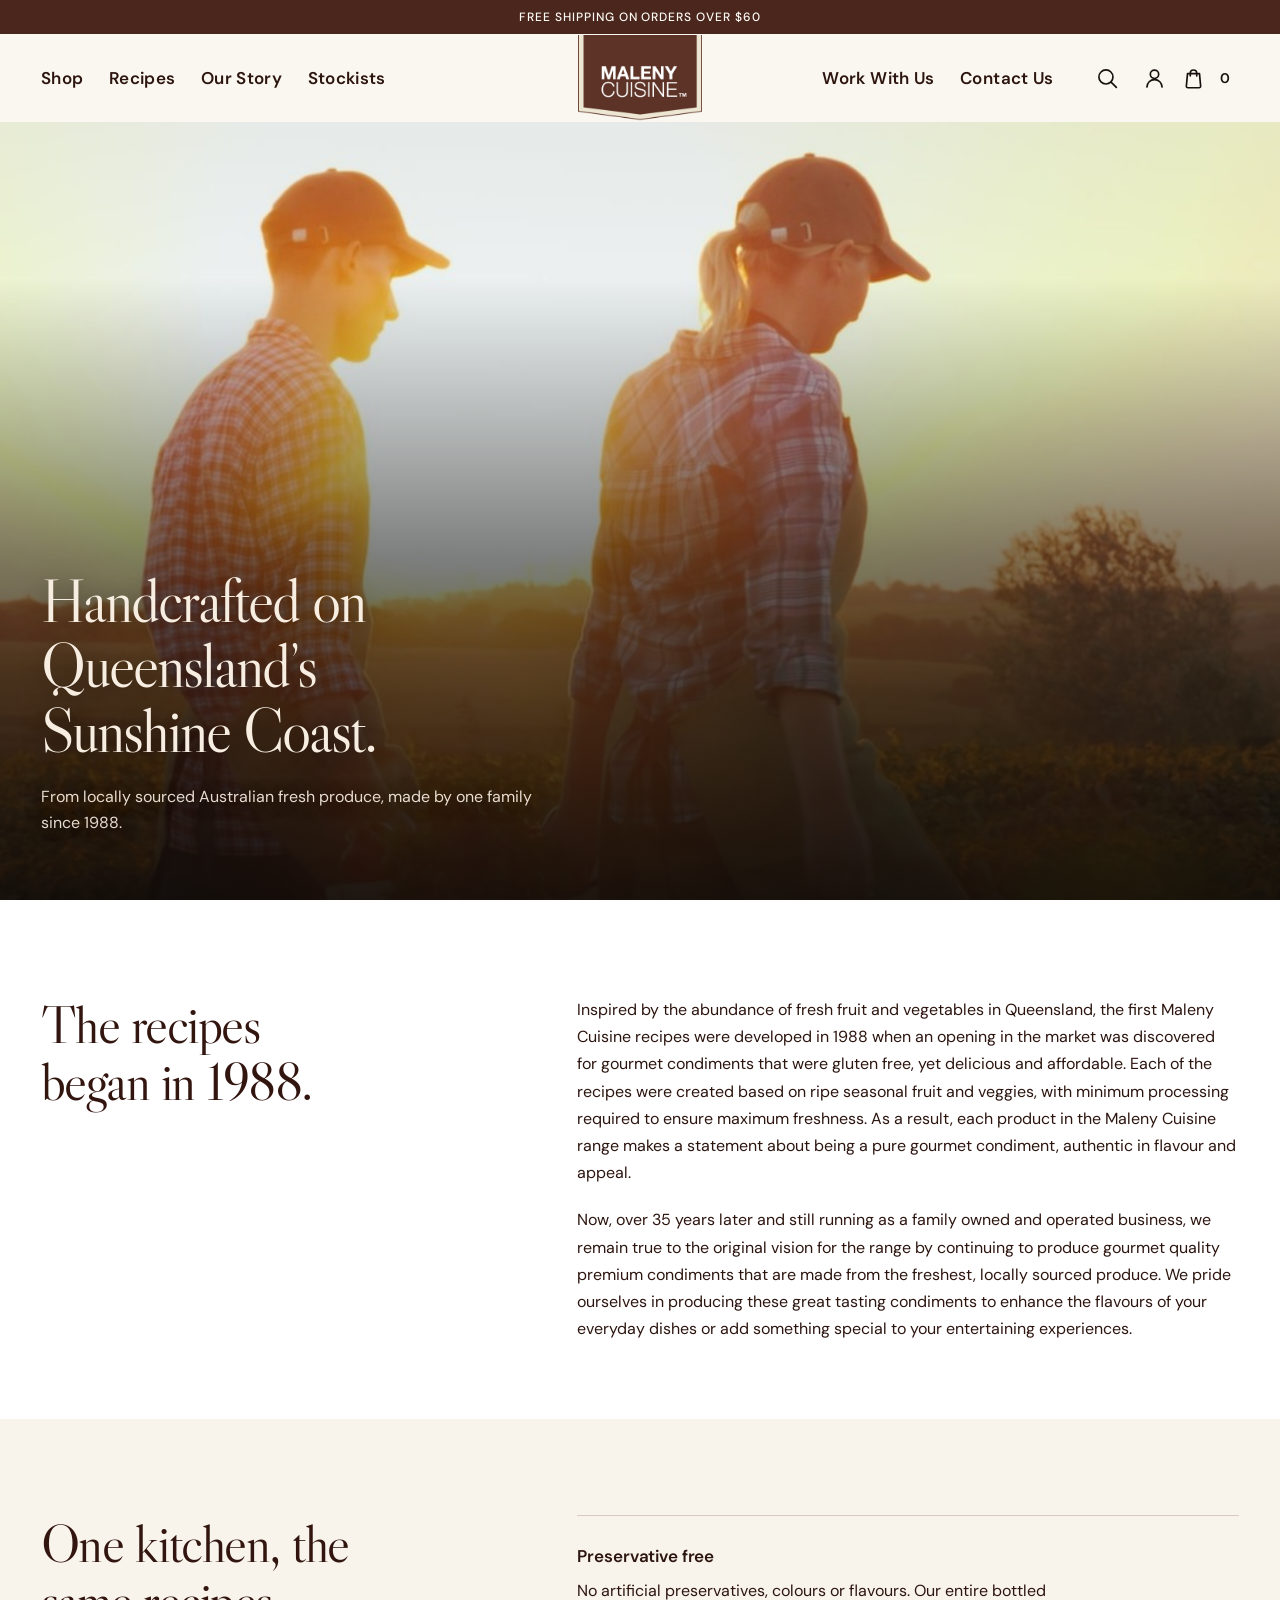
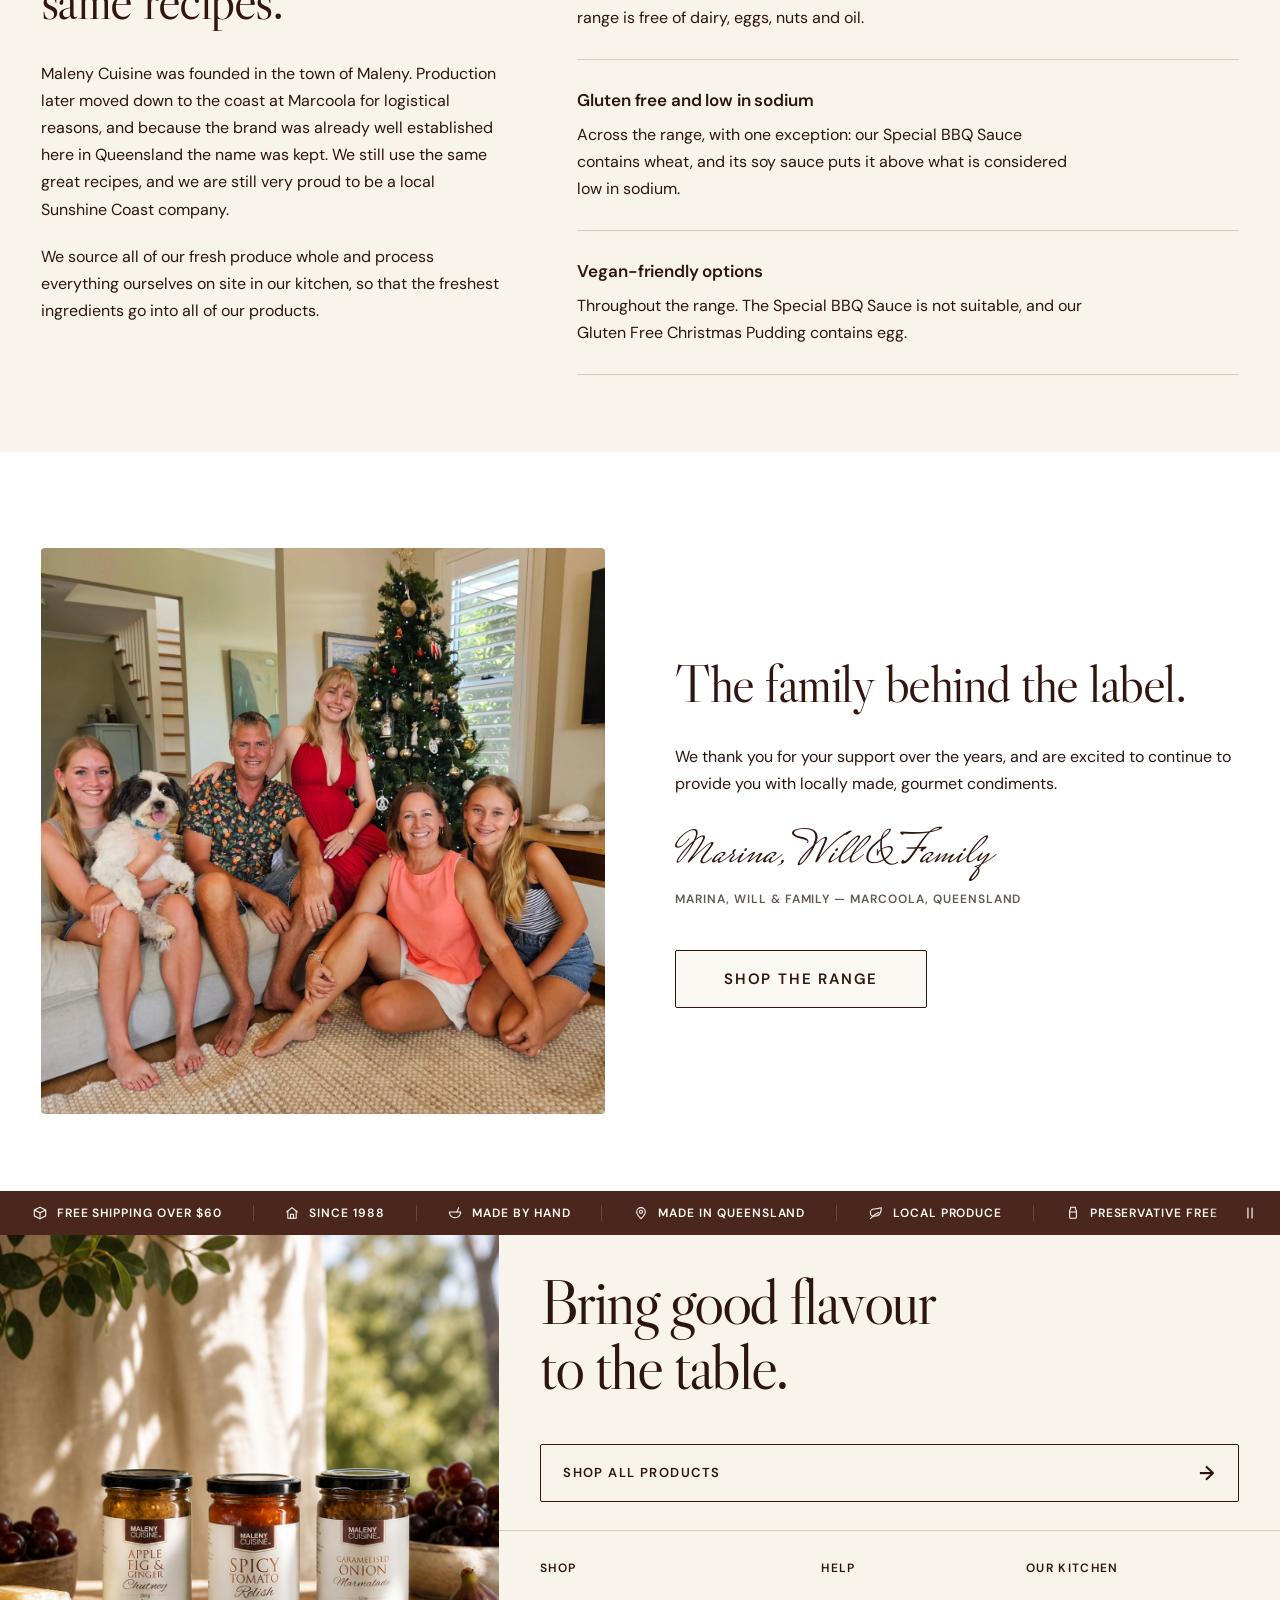
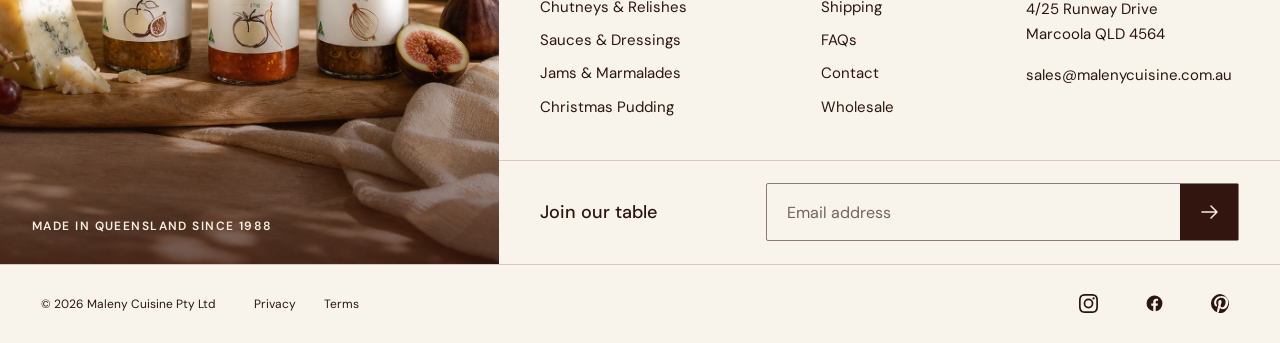
<file: our-story.html>
<!doctype html>
<html lang="en">
  <head>
    <meta charset="UTF-8" />
    <meta name="viewport" content="width=device-width, initial-scale=1.0" />

    <meta
      name="description"
      content="Maleny Cuisine has been handcrafting gourmet condiments on Queensland's Sunshine Coast since 1988 — still family owned, still the same recipes."
    />
    <title>Our Story — Maleny Cuisine</title>

    <link rel="preconnect" href="https://fonts.googleapis.com" />
    <link rel="preconnect" href="https://fonts.gstatic.com" crossorigin />
    <link
      href="https://fonts.googleapis.com/css2?family=DM+Sans:wght@400;500;600&family=Libre+Caslon+Display&family=Mrs+Saint+Delafield&display=swap"
      rel="stylesheet"
    />
    <link rel="stylesheet" href="styles.css" />
    <link rel="stylesheet" href="our-story.css" />
  </head>

  <body>
    <!--
      ===========================================================================
      OUR STORY — direction contract

      THESIS: The brand's only real credibility is a place, a family and a date,
        so this page states all three and stops. It refuses the About-page
        default of a milestone timeline and a wall of values cards; there are no
        invented milestones on file and cards would turn four true facts into
        eight hollow ones.
      OWN-WORLD: The shipped Maleny Cuisine system, unchanged — Paper and Ivory
        grounds, fig-brown ink, hairline rules, near-square corners, Caslon rare
        and large against DM Sans. Nothing new was tokenised for this page.
      STORY: The visitor learns who makes the jars, where, and since when; they
        believe it because the proof is a real photograph of the real family and
        a street address, not adjectives; then they go and shop the range.
      FIRST VIEWPORT: The doorway — one full-bleed evening photograph of the
        harvest the recipes are made from, scrim weighted to the foot, the h1
        bottom-left in three short lines with one sentence under it. No action
        competes with it; the action waits at the close, where the story has
        earned it.
      FORM: Editorial long-form on the site's own band stack — doorway, origin
        split, kitchen-and-claims split, family close.
      FINISH: unreviewed and undocumented is unfinished; this build ends with
        the finish review, the verdict, and DESIGN.md.

      The promotion dialog is deliberately absent: it fires on load, and an
      interruption over an editorial page is exactly the case the template
      names for dropping it. script.js guards for its absence.
      Chrome below is the site chrome from index.html with its in-page anchors
      rewritten to index.html#…, and aria-current="page" added to Our Story.
      ===========================================================================
    -->
    <a class="skip-link" href="#main-content">Skip to content</a>

    <header class="site-header">
      <div class="announcement">
        <p>Free Shipping on orders over $60</p>
      </div>

      <nav class="navigation" aria-label="Main navigation">
        <button
          class="icon-button menu-toggle"
          type="button"
          aria-label="Open menu"
          aria-controls="mobile-menu"
          aria-expanded="false"
        >
          <span></span>
          <span></span>
        </button>

        <ul class="nav-links nav-links--left">
          <li class="has-mega">
            <a href="index.html#shop" aria-expanded="false" aria-controls="mega-shop">Shop</a>
          </li>
          <li><a href="recipes.html">Recipes</a></li>
          <li><a href="our-story.html" aria-current="page">Our Story</a></li>
          <li><a href="stockists.html">Stockists</a></li>
        </ul>

        <a class="brand" href="index.html" aria-label="Maleny Cuisine home">
          <img src="assets/images/logo.png" alt="Maleny Cuisine" />
        </a>

        <div class="nav-end">
          <ul class="nav-links nav-links--right">
            <li><a href="work-with-us.html">Work With Us</a></li>
            <li><a href="contact.html">Contact Us</a></li>
          </ul>

          <div class="nav-actions">
            <button class="icon-button search-toggle" type="button" aria-label="Search" aria-expanded="false">
              <svg viewBox="0 0 24 24" aria-hidden="true">
                <circle cx="10.5" cy="10.5" r="6.75"></circle>
                <path d="M15.4 15.4 20.5 20.5"></path>
              </svg>
            </button>

            <a class="icon-button account-link" href="#" aria-label="Your account">
              <svg viewBox="0 0 24 24" aria-hidden="true">
                <circle cx="12" cy="8" r="4"></circle>
                <path d="M4.75 20.25a7.25 7.25 0 0 1 14.5 0"></path>
              </svg>
            </a>

            <a class="icon-button bag-link" href="cart-b.html" aria-label="Shopping bag, 0 items">
              <svg viewBox="0 0 24 24" aria-hidden="true">
                <path d="M6.25 7.25h11.5l1.1 12a1.5 1.5 0 0 1-1.5 1.65H6.65a1.5 1.5 0 0 1-1.5-1.65l1.1-12Z"></path>
                <path d="M8.9 9.6V6.9a3.1 3.1 0 0 1 6.2 0v2.7"></path>
              </svg>
              <span class="bag-count" aria-hidden="true">0</span>
            </a>
          </div>
        </div>
      </nav>

      <div class="mega-menu" id="mega-shop" aria-hidden="true">
        <div class="mega-menu__inner">
          <div class="mega-menu__column">
            <ul class="mega-links">
              <li><a href="archive-a.html">Best Sellers</a></li>
              <li><a href="archive-a.html?category=chutneys">Chutneys</a></li>
              <li><a href="archive-a.html?category=chutneys">Relishes</a></li>
              <li><a href="archive-a.html?category=sauces">Sauces</a></li>
              <li><a href="archive-a.html?category=dressings">Salad Dressings</a></li>
              <li><a href="archive-a.html?category=jams">Jams &amp; Marmalades</a></li>
              <li><a href="index.html#shop">Shop All</a></li>
            </ul>
          </div>

          <div class="mega-cards">
            <a class="mega-card" href="archive-a.html?category=chutneys">
              <span class="mega-card__media">
                <img src="assets/images/Maleny-Cuisine-Chutneys.jpg" alt="" loading="lazy" />
              </span>
              <span class="mega-card__foot">
                <span class="mega-card__title">Chutneys &amp; Relishes</span>
                <span class="mega-card__arrow" aria-hidden="true">
                  <svg viewBox="0 0 24 24">
                    <circle cx="12" cy="12" r="10.25"></circle>
                    <path d="M8 12h8m-3.4-3.4L16 12l-3.4 3.4"></path>
                  </svg>
                </span>
              </span>
            </a>

            <a class="mega-card" href="archive-a.html?category=sauces">
              <span class="mega-card__media">
                <img src="assets/images/Maleny-Cuisine-Sauces.jpg" alt="" loading="lazy" />
              </span>
              <span class="mega-card__foot">
                <span class="mega-card__title">Sauces &amp; Dressings</span>
                <span class="mega-card__arrow" aria-hidden="true">
                  <svg viewBox="0 0 24 24">
                    <circle cx="12" cy="12" r="10.25"></circle>
                    <path d="M8 12h8m-3.4-3.4L16 12l-3.4 3.4"></path>
                  </svg>
                </span>
              </span>
            </a>

            <a class="mega-card" href="archive-a.html?category=jams">
              <span class="mega-card__media">
                <img src="assets/images/Maleny-Cuisine-Jams-Marmalades.jpg" alt="" loading="lazy" />
              </span>
              <span class="mega-card__foot">
                <span class="mega-card__title">Jams &amp; Marmalades</span>
                <span class="mega-card__arrow" aria-hidden="true">
                  <svg viewBox="0 0 24 24">
                    <circle cx="12" cy="12" r="10.25"></circle>
                    <path d="M8 12h8m-3.4-3.4L16 12l-3.4 3.4"></path>
                  </svg>
                </span>
              </span>
            </a>
          </div>
        </div>
      </div>

      <div class="search-panel" role="search" aria-hidden="true">
        <form class="search-form">
          <label for="site-search">Search Maleny Cuisine</label>
          <div class="search-field">
            <input id="site-search" name="q" type="search" placeholder="What are you looking for?" />
            <button type="submit">Search</button>
          </div>
        </form>
        <button class="search-close" type="button" aria-label="Close search">×</button>
      </div>

      <div class="mobile-menu" id="mobile-menu" aria-hidden="true">
        <form class="drawer-search" role="search">
          <svg viewBox="0 0 24 24" aria-hidden="true">
            <circle cx="10.5" cy="10.5" r="6.75"></circle>
            <path d="M15.4 15.4 20.5 20.5"></path>
          </svg>
          <input
            id="drawer-search-input"
            name="q"
            type="search"
            placeholder="Search for..."
            aria-label="Search Maleny Cuisine"
          />
        </form>

        <div class="drawer-tabs" role="tablist" aria-label="Menu sections">
          <button
            class="drawer-tab is-active"
            type="button"
            role="tab"
            id="tab-shop"
            aria-controls="panel-shop"
            aria-selected="true"
          >
            Shop All
          </button>
          <button
            class="drawer-tab"
            type="button"
            role="tab"
            id="tab-explore"
            aria-controls="panel-explore"
            aria-selected="false"
            tabindex="-1"
          >
            Explore
          </button>
        </div>

        <div class="drawer-panel is-active" id="panel-shop" role="tabpanel" aria-labelledby="tab-shop">
          <ul class="drawer-list">
            <li>
              <a class="drawer-card" href="archive-a.html">
                <span class="drawer-card__text">
                  <span class="drawer-card__title">Best Sellers</span>
                  <span class="drawer-card__sub">The best of Maleny Cuisine</span>
                </span>
                <span class="drawer-card__thumb">
                  <img src="assets/images/Maleny-Cuisine-products.jpg" alt="" loading="lazy" />
                </span>
              </a>
            </li>
            <li>
              <a class="drawer-card" href="archive-a.html?category=chutneys">
                <span class="drawer-card__text">
                  <span class="drawer-card__title">Chutneys</span>
                  <span class="drawer-card__sub">Slow-cooked in small batches</span>
                </span>
                <span class="drawer-card__thumb">
                  <img src="assets/images/Maleny-Cuisine-Chutneys.jpg" alt="" loading="lazy" />
                </span>
              </a>
            </li>
            <li>
              <a class="drawer-card" href="archive-a.html?category=chutneys">
                <span class="drawer-card__text">
                  <span class="drawer-card__title">Relishes</span>
                  <span class="drawer-card__sub">Tomato, onion &amp; eggplant</span>
                </span>
                <span class="drawer-card__thumb">
                  <img src="assets/images/Spicy-Tomato-Relish.jpg" alt="" loading="lazy" />
                </span>
              </a>
            </li>
            <li>
              <a class="drawer-card" href="archive-a.html?category=sauces">
                <span class="drawer-card__text">
                  <span class="drawer-card__title">Sauces</span>
                  <span class="drawer-card__sub">BBQ, sweet chilli &amp; more</span>
                </span>
                <span class="drawer-card__thumb">
                  <img src="assets/images/Maleny-Cuisine-Sauces.jpg" alt="" loading="lazy" />
                </span>
              </a>
            </li>
            <li>
              <a class="drawer-card" href="archive-a.html?category=dressings">
                <span class="drawer-card__text">
                  <span class="drawer-card__title">Salad Dressings</span>
                  <span class="drawer-card__sub">Italian, Thai &amp; sweet mustard</span>
                </span>
                <span class="drawer-card__thumb">
                  <img src="assets/images/Maleny-Cuisine-Salad-Dressings.jpg" alt="" loading="lazy" />
                </span>
              </a>
            </li>
            <li>
              <a class="drawer-card" href="archive-a.html?category=jams">
                <span class="drawer-card__text">
                  <span class="drawer-card__title">Jams &amp; Marmalades</span>
                  <span class="drawer-card__sub">Fruit picked at its best</span>
                </span>
                <span class="drawer-card__thumb">
                  <img src="assets/images/Maleny-Cuisine-Jams-Marmalades.jpg" alt="" loading="lazy" />
                </span>
              </a>
            </li>
            <li>
              <a class="drawer-card" href="index.html#shop">
                <span class="drawer-card__text">
                  <span class="drawer-card__title">Shop All</span>
                  <span class="drawer-card__sub">Browse the full range</span>
                </span>
                <span class="drawer-card__thumb">
                  <img src="assets/images/Grazing-Platter-1.jpg" alt="" loading="lazy" />
                </span>
              </a>
            </li>
          </ul>
        </div>

        <div class="drawer-panel" id="panel-explore" role="tabpanel" aria-labelledby="tab-explore" hidden>
          <ul class="drawer-list">
            <li>
              <a class="drawer-card" href="recipes.html">
                <span class="drawer-card__text">
                  <span class="drawer-card__title">Recipes</span>
                  <span class="drawer-card__sub">Ideas for every jar</span>
                </span>
                <span class="drawer-card__thumb">
                  <img src="assets/images/hover/Recipes-Home-Page-Image.jpg" alt="" loading="lazy" />
                </span>
              </a>
            </li>
            <li>
              <a class="drawer-card" href="our-story.html" aria-current="page">
                <span class="drawer-card__text">
                  <span class="drawer-card__title">Our Story</span>
                  <span class="drawer-card__sub">Made on the Sunshine Coast</span>
                </span>
                <span class="drawer-card__thumb">
                  <img src="assets/images/ABOUT-US.jpeg" alt="" loading="lazy" />
                </span>
              </a>
            </li>
            <li>
              <a class="drawer-card" href="stockists.html">
                <span class="drawer-card__text">
                  <span class="drawer-card__title">Stockists</span>
                  <span class="drawer-card__sub">Find us near you</span>
                </span>
                <span class="drawer-card__thumb">
                  <img src="assets/images/chutney-cheese-fruit.jpg" alt="" loading="lazy" />
                </span>
              </a>
            </li>
            <li>
              <a class="drawer-card" href="work-with-us.html">
                <span class="drawer-card__text">
                  <span class="drawer-card__title">Work With Us</span>
                  <span class="drawer-card__sub">Wholesale &amp; food service</span>
                </span>
                <span class="drawer-card__thumb">
                  <img src="assets/images/FOOD-SERVICE_IMAGE-1.jpg" alt="" loading="lazy" />
                </span>
              </a>
            </li>
            <li>
              <a class="drawer-card" href="contact.html">
                <span class="drawer-card__text">
                  <span class="drawer-card__title">Contact Us</span>
                  <span class="drawer-card__sub">We would love to hear from you</span>
                </span>
                <span class="drawer-card__thumb">
                  <img src="assets/images/Grazing-Platter-1.jpg" alt="" loading="lazy" />
                </span>
              </a>
            </li>
          </ul>
        </div>

        <a class="mobile-menu__account" href="#">My account</a>
      </div>
    </header>

    <main id="main-content">
      <!-- =====================================================================
           THE DOORWAY
           The page's one dark band, and its one photograph of the raw material.
           The scrim is weighted to the foot rather than the centre because the
           type sits at the foot: the top of this frame is open sky and would
           only be muddied by a scrim that has nothing to protect.
           ================================================================== -->
      <section class="hero hero--dark story-hero" aria-labelledby="story-hero-title">
        <div class="hero__content">
          <h1 id="story-hero-title">Handcrafted on<br />Queensland&rsquo;s<br />Sunshine Coast.</h1>
          <p class="hero__lede">
            From locally sourced Australian fresh produce, made by one family since 1988.
          </p>
        </div>
      </section>

      <!-- =====================================================================
           THE ORIGIN — the client's own About copy, reproduced from
           content/about-us.md with only Australian-English casing touched.
           ================================================================== -->
      <section class="section story-band" id="origin" aria-labelledby="origin-title" data-reveal-band>
        <div class="story-split">
          <div class="story-split__head">
            <h2 class="section-title" id="origin-title" data-reveal>The recipes began in 1988.</h2>
          </div>

          <div class="prose story-split__body" data-reveal data-reveal-delay="1">
            <p>
              Inspired by the abundance of fresh fruit and vegetables in Queensland, the first Maleny
              Cuisine recipes were developed in 1988 when an opening in the market was discovered for
              gourmet condiments that were gluten free, yet delicious and affordable. Each of the
              recipes were created based on ripe seasonal fruit and veggies, with minimum processing
              required to ensure maximum freshness. As a result, each product in the Maleny Cuisine
              range makes a statement about being a pure gourmet condiment, authentic in flavour and
              appeal.
            </p>
            <p>
              Now, over 35 years later and still running as a family owned and operated business, we
              remain true to the original vision for the range by continuing to produce gourmet quality
              premium condiments that are made from the freshest, locally sourced produce. We pride
              ourselves in producing these great tasting condiments to enhance the flavours of your
              everyday dishes or add something special to your entertaining experiences.
            </p>
          </div>
        </div>
      </section>

      <!-- =====================================================================
           THE KITCHEN
           Ivory separates this band from the Paper one above it, since two
           Paper bands would otherwise read as one.
           The claims list is regulated text: full-strength ink on a solid pale
           ground, at body size, nothing clamped, and the Special BBQ Sauce
           carved out of every range-wide line. Do not shorten it, do not tint
           it back, and do not move it onto photography.
           ================================================================== -->
      <section
        class="section section--ivory story-band"
        id="kitchen"
        aria-labelledby="kitchen-title"
        data-reveal-band
      >
        <div class="story-split">
          <div class="story-split__head">
            <h2 class="section-title" id="kitchen-title" data-reveal>One kitchen, the same recipes.</h2>

            <div class="prose story-split__head-copy" data-reveal data-reveal-delay="1">
              <p>
                Maleny Cuisine was founded in the town of Maleny. Production later moved down to the
                coast at Marcoola for logistical reasons, and because the brand was already
                well established here in Queensland the name was kept. We still use the same great
                recipes, and we are still very proud to be a local Sunshine Coast company.
              </p>
              <p>
                We source all of our fresh produce whole and process everything ourselves on site in
                our kitchen, so that the freshest ingredients go into all of our products.
              </p>
            </div>
          </div>

          <dl class="story-claims" data-reveal data-reveal-delay="2">
            <div class="story-claims__row">
              <dt>Preservative free</dt>
              <dd>
                No artificial preservatives, colours or flavours. Our entire bottled range is free of
                dairy, eggs, nuts and oil.
              </dd>
            </div>

            <div class="story-claims__row">
              <dt>Gluten free and low in sodium</dt>
              <dd>
                Across the range, with one exception: our Special BBQ Sauce contains wheat, and its
                soy sauce puts it above what is considered low in sodium.
              </dd>
            </div>

            <div class="story-claims__row">
              <dt>Vegan-friendly options</dt>
              <dd>
                Throughout the range. The Special BBQ Sauce is not suitable, and our Gluten Free
                Christmas Pudding contains egg.
              </dd>
            </div>
          </dl>
        </div>
      </section>

      <!-- =====================================================================
           THE FAMILY — the close.
           The photograph is the real family, supplied by the client, so it is
           the one piece of proof on this page that cannot be copied by anyone
           else. The signed name is a drawn mark carrying no information of its
           own: it is hidden from assistive technology and the plain credit line
           underneath does the naming.
           ================================================================== -->
      <section class="section story-family" id="family" aria-labelledby="family-title" data-reveal-band>
        <figure class="story-family__figure" data-reveal>
          <img
            src="assets/images/471475891_1132466684927598_2544310554581189725_n.jpeg"
            alt="Marina, Will and their family at home on the Sunshine Coast at Christmas"
            width="1434"
            height="1440"
            loading="lazy"
            decoding="async"
          />
        </figure>

        <div class="story-family__content">
          <h2 class="section-title" id="family-title" data-reveal>The family behind the label.</h2>

          <div class="prose" data-reveal data-reveal-delay="1">
            <p>
              We thank you for your support over the years, and are excited to continue to provide you
              with locally made, gourmet condiments.
            </p>
          </div>

          <p class="story-signature" aria-hidden="true" data-reveal data-reveal-delay="2">
            Marina, Will &amp; Family
          </p>
          <p class="story-signature__credit" data-reveal data-reveal-delay="2">
            Marina, Will &amp; Family &mdash; Marcoola, Queensland
          </p>

          <a class="button story-family__button" href="index.html#shop" data-reveal data-reveal-delay="3">
            Shop the range
          </a>
        </div>
      </section>
    </main>

    <footer class="footer footer--split">
      <section class="assurance" aria-labelledby="assurance-title">
        <h2 class="visually-hidden" id="assurance-title">Why shop with Maleny Cuisine</h2>

        <div class="assurance__viewport">
          <ul class="assurance__track" data-assurance-track>
            <li class="assurance__item">
              <svg class="assurance__icon" viewBox="0 0 24 24" aria-hidden="true" focusable="false">
                <path d="M3.5 7.5 12 3.5l8.5 4v9L12 20.5l-8.5-4v-9Z" />
                <path d="M3.5 7.5 12 11.5l8.5-4" />
                <path d="M12 11.5v9" />
              </svg>
              Free shipping over $60
            </li>

            <li class="assurance__item">
              <svg class="assurance__icon" viewBox="0 0 24 24" aria-hidden="true" focusable="false">
                <path d="M4 10.5 12 4l8 6.5" />
                <path d="M5.75 9.4V20h12.5V9.4" />
                <path d="M9.75 20v-6h4.5v6" />
              </svg>
              Since 1988
            </li>

            <li class="assurance__item">
              <svg class="assurance__icon" viewBox="0 0 24 24" aria-hidden="true" focusable="false">
                <path d="M3.5 10.5h17a8.5 8.5 0 0 1-17 0Z" />
                <path d="M15 10.5 17.6 4" />
              </svg>
              Made by hand
            </li>

            <li class="assurance__item">
              <svg class="assurance__icon" viewBox="0 0 24 24" aria-hidden="true" focusable="false">
                <path d="M12 20.5s6.4-5.6 6.4-10.2a6.4 6.4 0 1 0-12.8 0C5.6 14.9 12 20.5 12 20.5Z" />
                <circle cx="12" cy="10.3" r="2.4" />
              </svg>
              Made in Queensland
            </li>

            <li class="assurance__item">
              <svg class="assurance__icon" viewBox="0 0 24 24" aria-hidden="true" focusable="false">
                <path d="M20 4c0 9-5 13-11 13a5.5 5.5 0 0 1 0-11c4 0 7-1 11-2Z" />
                <path d="M4 20c3.4-4.4 6.9-7 11.8-8.9" />
              </svg>
              Local produce
            </li>

            <li class="assurance__item">
              <svg class="assurance__icon" viewBox="0 0 24 24" aria-hidden="true" focusable="false">
                <path d="M8.4 3.5h7.2v2.6l1.5 2.2V18a2 2 0 0 1-2 2H8.9a2 2 0 0 1-2-2V8.3l1.5-2.2V3.5Z" />
                <path d="M6.9 10.4h10.2" />
              </svg>
              Preservative free
            </li>

            <li class="assurance__item assurance__item--clone" aria-hidden="true">
              <svg class="assurance__icon" viewBox="0 0 24 24" focusable="false">
                <path d="M3.5 7.5 12 3.5l8.5 4v9L12 20.5l-8.5-4v-9Z" />
                <path d="M3.5 7.5 12 11.5l8.5-4" />
                <path d="M12 11.5v9" />
              </svg>
              Free shipping over $60
            </li>

            <li class="assurance__item assurance__item--clone" aria-hidden="true">
              <svg class="assurance__icon" viewBox="0 0 24 24" focusable="false">
                <path d="M4 10.5 12 4l8 6.5" />
                <path d="M5.75 9.4V20h12.5V9.4" />
                <path d="M9.75 20v-6h4.5v6" />
              </svg>
              Since 1988
            </li>

            <li class="assurance__item assurance__item--clone" aria-hidden="true">
              <svg class="assurance__icon" viewBox="0 0 24 24" focusable="false">
                <path d="M3.5 10.5h17a8.5 8.5 0 0 1-17 0Z" />
                <path d="M15 10.5 17.6 4" />
              </svg>
              Made by hand
            </li>

            <li class="assurance__item assurance__item--clone" aria-hidden="true">
              <svg class="assurance__icon" viewBox="0 0 24 24" focusable="false">
                <path d="M12 20.5s6.4-5.6 6.4-10.2a6.4 6.4 0 1 0-12.8 0C5.6 14.9 12 20.5 12 20.5Z" />
                <circle cx="12" cy="10.3" r="2.4" />
              </svg>
              Made in Queensland
            </li>

            <li class="assurance__item assurance__item--clone" aria-hidden="true">
              <svg class="assurance__icon" viewBox="0 0 24 24" focusable="false">
                <path d="M20 4c0 9-5 13-11 13a5.5 5.5 0 0 1 0-11c4 0 7-1 11-2Z" />
                <path d="M4 20c3.4-4.4 6.9-7 11.8-8.9" />
              </svg>
              Local produce
            </li>

            <li class="assurance__item assurance__item--clone" aria-hidden="true">
              <svg class="assurance__icon" viewBox="0 0 24 24" focusable="false">
                <path d="M8.4 3.5h7.2v2.6l1.5 2.2V18a2 2 0 0 1-2 2H8.9a2 2 0 0 1-2-2V8.3l1.5-2.2V3.5Z" />
                <path d="M6.9 10.4h10.2" />
              </svg>
              Preservative free
            </li>

            <li class="assurance__item assurance__item--clone" aria-hidden="true">
              <svg class="assurance__icon" viewBox="0 0 24 24" focusable="false">
                <path d="M3.5 7.5 12 3.5l8.5 4v9L12 20.5l-8.5-4v-9Z" />
                <path d="M3.5 7.5 12 11.5l8.5-4" />
                <path d="M12 11.5v9" />
              </svg>
              Free shipping over $60
            </li>

            <li class="assurance__item assurance__item--clone" aria-hidden="true">
              <svg class="assurance__icon" viewBox="0 0 24 24" focusable="false">
                <path d="M4 10.5 12 4l8 6.5" />
                <path d="M5.75 9.4V20h12.5V9.4" />
                <path d="M9.75 20v-6h4.5v6" />
              </svg>
              Since 1988
            </li>

            <li class="assurance__item assurance__item--clone" aria-hidden="true">
              <svg class="assurance__icon" viewBox="0 0 24 24" focusable="false">
                <path d="M3.5 10.5h17a8.5 8.5 0 0 1-17 0Z" />
                <path d="M15 10.5 17.6 4" />
              </svg>
              Made by hand
            </li>

            <li class="assurance__item assurance__item--clone" aria-hidden="true">
              <svg class="assurance__icon" viewBox="0 0 24 24" focusable="false">
                <path d="M12 20.5s6.4-5.6 6.4-10.2a6.4 6.4 0 1 0-12.8 0C5.6 14.9 12 20.5 12 20.5Z" />
                <circle cx="12" cy="10.3" r="2.4" />
              </svg>
              Made in Queensland
            </li>

            <li class="assurance__item assurance__item--clone" aria-hidden="true">
              <svg class="assurance__icon" viewBox="0 0 24 24" focusable="false">
                <path d="M20 4c0 9-5 13-11 13a5.5 5.5 0 0 1 0-11c4 0 7-1 11-2Z" />
                <path d="M4 20c3.4-4.4 6.9-7 11.8-8.9" />
              </svg>
              Local produce
            </li>

            <li class="assurance__item assurance__item--clone" aria-hidden="true">
              <svg class="assurance__icon" viewBox="0 0 24 24" focusable="false">
                <path d="M8.4 3.5h7.2v2.6l1.5 2.2V18a2 2 0 0 1-2 2H8.9a2 2 0 0 1-2-2V8.3l1.5-2.2V3.5Z" />
                <path d="M6.9 10.4h10.2" />
              </svg>
              Preservative free
            </li>
          </ul>
        </div>

        <button
          class="icon-button assurance__pause"
          type="button"
          data-assurance-pause
          aria-pressed="false"
          aria-label="Pause the moving information bar"
        >
          <span class="assurance__pause-icon assurance__pause-icon--pause" aria-hidden="true">
            <svg viewBox="0 0 24 24" role="presentation" focusable="false">
              <path d="M9.25 5.5v13M14.75 5.5v13" />
            </svg>
          </span>
          <span class="assurance__pause-icon assurance__pause-icon--play" aria-hidden="true">
            <svg viewBox="0 0 24 24" role="presentation" focusable="false">
              <path d="M8 5.6v12.8L18.4 12 8 5.6Z" />
            </svg>
          </span>
        </button>
      </section>

      <div class="split-image">
        <img
          src="assets/images/generated/footer-last-serving-three-products.png"
          alt="Apple Fig &amp; Ginger Chutney, Spicy Tomato Relish and Caramelised Onion Marmalade on a board with cheese, figs and grapes"
          width="1131"
          height="1440"
          loading="lazy"
          decoding="async"
        />
        <p>Made in Queensland since 1988</p>
      </div>

      <div class="split-content">
        <section class="split-lead" aria-labelledby="split-title">
          <h2 id="split-title">Bring good flavour<br />to the table.</h2>
          <a class="outline-button" href="index.html#shop">
            Shop all products <span aria-hidden="true">&rarr;</span>
          </a>
        </section>

        <div class="split-links">
          <nav class="footer-links" aria-label="Shop">
            <p class="footer-label">Shop</p>
            <a href="index.html#shop">Chutneys &amp; Relishes</a>
            <a href="index.html#shop">Sauces &amp; Dressings</a>
            <a href="index.html#shop">Jams &amp; Marmalades</a>
            <a href="index.html#shop">Christmas Pudding</a>
          </nav>

          <nav class="footer-links" aria-label="Help">
            <p class="footer-label">Help</p>
            <a href="#">Shipping</a>
            <a href="faq.html">FAQs</a>
            <a href="contact.html">Contact</a>
            <a href="work-with-us.html">Wholesale</a>
          </nav>

          <div class="split-contact">
            <p class="footer-label">Our kitchen</p>
            <address>
              4/25 Runway Drive<br />
              Marcoola QLD 4564
            </address>
            <a href="mailto:sales@malenycuisine.com.au">sales@malenycuisine.com.au</a>
          </div>
        </div>

        <section class="split-newsletter" aria-labelledby="split-newsletter-title">
          <h3 id="split-newsletter-title">Join our table</h3>
          <form class="newsletter" action="#" method="post">
            <label class="visually-hidden" for="split-email">Email address</label>
            <input
              id="split-email"
              name="email"
              type="email"
              autocomplete="email"
              placeholder="Email address"
            />
            <button type="submit" aria-label="Join our email list">
              <svg viewBox="0 0 24 24" aria-hidden="true" focusable="false">
                <path d="M4 12h15M13 6l6 6-6 6" />
              </svg>
            </button>
          </form>
        </section>
      </div>

      <div class="footer-base footer-base--split">
        <p>&copy; <span data-year>2026</span> Maleny Cuisine Pty Ltd</p>
        <nav class="footer-base__legal" aria-label="Legal">
          <a href="#">Privacy</a>
          <a href="#">Terms</a>
        </nav>
        <nav class="footer-base__social" aria-label="Social media">
          <a href="https://www.instagram.com/" target="_blank" rel="noopener">
            <svg viewBox="0 0 24 24" aria-hidden="true" focusable="false">
              <path
                d="M12 2.16c3.2 0 3.58.01 4.85.07 1.17.05 1.8.25 2.23.41.56.22.96.48 1.38.9.42.42.68.82.9 1.38.16.42.36 1.06.41 2.23.06 1.27.07 1.65.07 4.85s-.01 3.58-.07 4.85c-.05 1.17-.25 1.8-.41 2.23-.22.56-.48.96-.9 1.38-.42.42-.82.68-1.38.9-.42.16-1.06.36-2.23.41-1.27.06-1.65.07-4.85.07s-3.58-.01-4.85-.07c-1.17-.05-1.8-.25-2.23-.41-.56-.22-.96-.48-1.38-.9-.42-.42-.68-.82-.9-1.38-.16-.42-.36-1.06-.41-2.23-.06-1.27-.07-1.65-.07-4.85s.01-3.58.07-4.85c.05-1.17.25-1.8.41-2.23.22-.56.48-.96.9-1.38.42-.42.82-.68 1.38-.9.42-.16 1.06-.36 2.23-.41 1.27-.06 1.65-.07 4.85-.07M12 0C8.74 0 8.33.01 7.05.07 5.78.13 4.9.33 4.14.63c-.79.3-1.46.72-2.13 1.38C1.35 2.68.93 3.35.63 4.14.33 4.9.13 5.78.07 7.05.01 8.33 0 8.74 0 12s.01 3.67.07 4.95c.06 1.27.26 2.15.56 2.91.3.79.72 1.46 1.38 2.13.67.66 1.34 1.08 2.13 1.38.76.3 1.64.5 2.91.56C8.33 23.99 8.74 24 12 24s3.67-.01 4.95-.07c1.27-.06 2.15-.26 2.91-.56.79-.3 1.46-.72 2.13-1.38.66-.67 1.08-1.34 1.38-2.13.3-.76.5-1.64.56-2.91.06-1.28.07-1.69.07-4.95s-.01-3.67-.07-4.95c-.06-1.27-.26-2.15-.56-2.91-.3-.79-.72-1.46-1.38-2.13C21.32 1.35 20.65.93 19.86.63c-.76-.3-1.64-.5-2.91-.56C15.67.01 15.26 0 12 0zm0 5.84a6.16 6.16 0 1 0 0 12.32 6.16 6.16 0 0 0 0-12.32zM12 16a4 4 0 1 1 0-8 4 4 0 0 1 0 8zm7.85-10.4a1.44 1.44 0 1 1-2.88 0 1.44 1.44 0 0 1 2.88 0z"
              />
            </svg>
            <span class="visually-hidden">Instagram</span>
          </a>
          <a href="https://www.facebook.com/" target="_blank" rel="noopener">
            <svg viewBox="0 0 24 24" aria-hidden="true" focusable="false">
              <path
                d="M22 12a10 10 0 1 0-11.56 9.88v-6.99H7.9V12h2.54V9.8c0-2.5 1.49-3.89 3.77-3.89 1.09 0 2.24.2 2.24.2v2.46h-1.26c-1.24 0-1.63.77-1.63 1.56V12h2.78l-.45 2.89h-2.33v6.99A10 10 0 0 0 22 12z"
              />
            </svg>
            <span class="visually-hidden">Facebook</span>
          </a>
          <a href="https://www.pinterest.com/" target="_blank" rel="noopener">
            <svg viewBox="0 0 24 24" aria-hidden="true" focusable="false">
              <path
                d="M12 0a12 12 0 0 0-4.37 23.17c-.06-.9-.01-1.98.22-2.96.25-1.05 1.68-7.1 1.68-7.1s-.42-.83-.42-2.06c0-1.93 1.12-3.37 2.51-3.37 1.18 0 1.76.89 1.76 1.96 0 1.19-.76 2.98-1.15 4.63-.33 1.39.69 2.52 2.06 2.52 2.48 0 4.14-3.18 4.14-6.95 0-2.86-1.93-5.01-5.44-5.01-3.97 0-6.44 2.96-6.44 6.27 0 1.14.34 1.95.86 2.57.24.29.28.4.19.73-.06.24-.21.83-.27 1.06-.09.34-.36.46-.66.33-1.85-.75-2.71-2.78-2.71-5.06 0-3.76 3.17-8.27 9.46-8.27 5.06 0 8.39 3.66 8.39 7.59 0 5.2-2.89 9.08-7.15 9.08-1.43 0-2.78-.77-3.24-1.65l-.88 3.49c-.32 1.15-.94 2.3-1.51 3.2A12 12 0 1 0 12 0z"
              />
            </svg>
            <span class="visually-hidden">Pinterest</span>
          </a>
        </nav>
      </div>
    </footer>

    <script src="script.js"></script>
  </body>
</html>
</file>
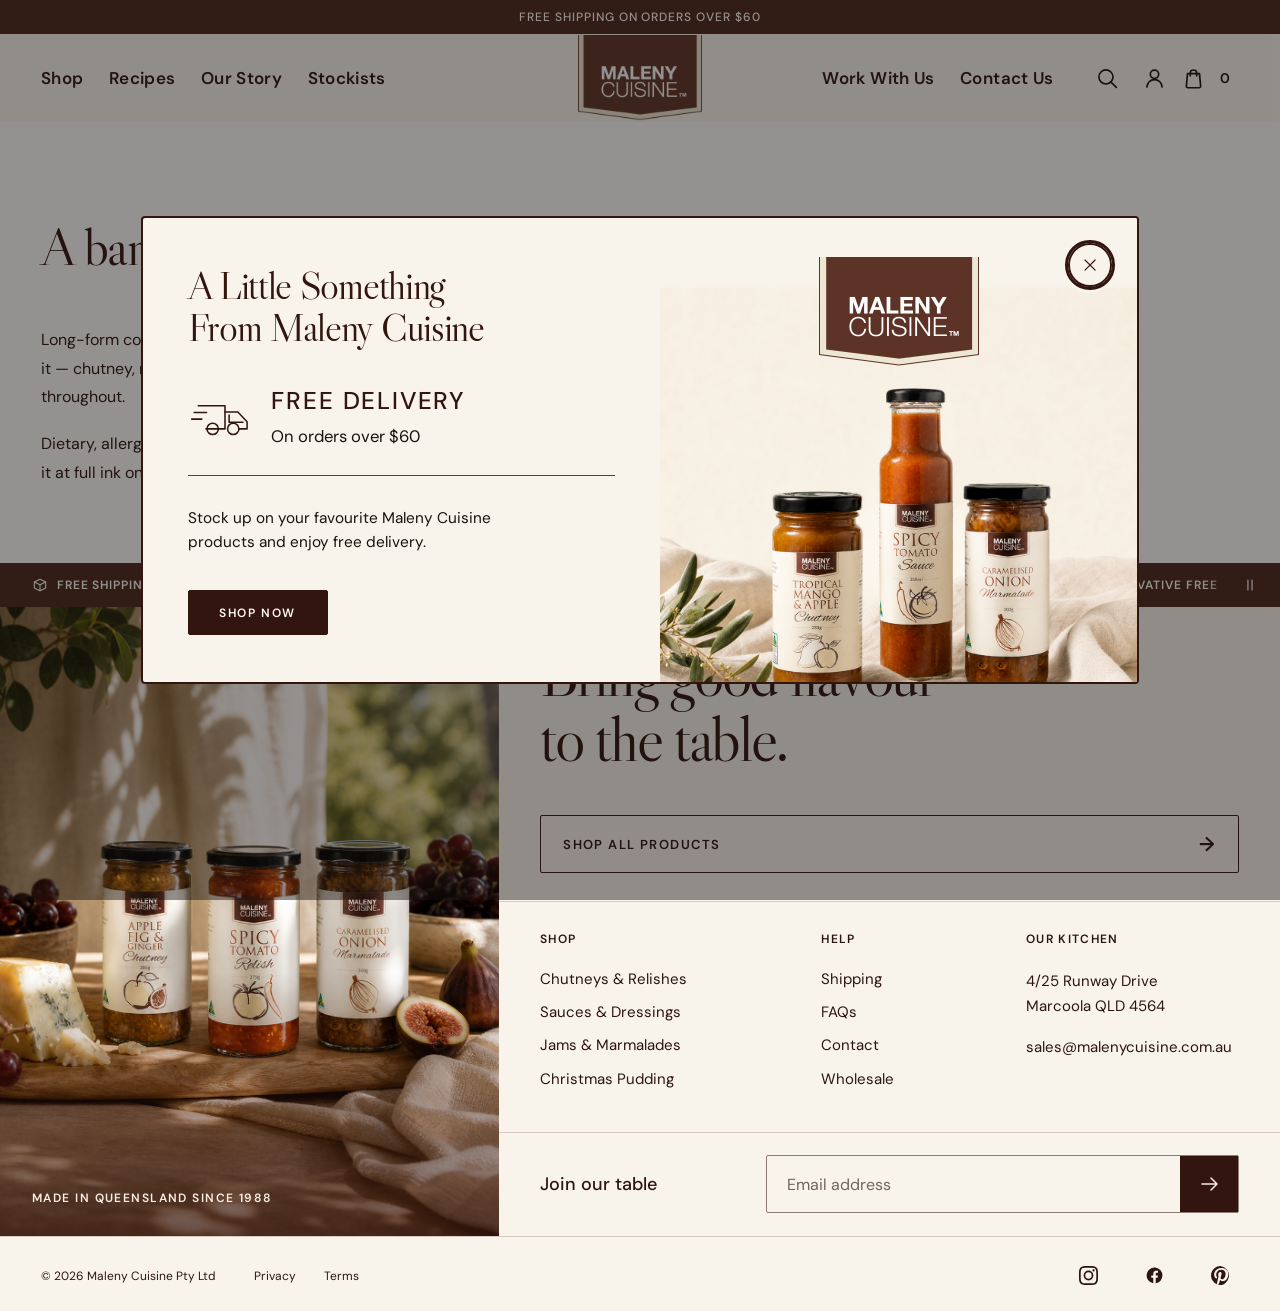
<file: page-template.html>
<!doctype html>
<!--
  ===========================================================================
  MALENY CUISINE — PAGE TEMPLATE
  Copy this file, rename it, and replace the two marked regions:
    1. <head> — the title and description
    2. <main id="main-content"> — the page's own bands
  Everything else (promotion, header, mega menu, mobile drawer, footer) is
  site chrome and should stay byte-identical across every page. If it needs to
  change, change it here first and then propagate.

  Component markup and the rules behind it: design-system.html
  ===========================================================================
-->
<html lang="en">
  <head>
    <meta charset="UTF-8" />
    <meta name="viewport" content="width=device-width, initial-scale=1.0" />

    <!-- REPLACE: one sentence, under 160 characters, in Australian English. -->
    <meta
      name="description"
      content="Maleny Cuisine — handcrafted chutneys, relishes and sauces made on Queensland's Sunshine Coast."
    />
    <!-- REPLACE: "Page name — Maleny Cuisine" -->
    <title>Page name — Maleny Cuisine</title>

    <link rel="preconnect" href="https://fonts.googleapis.com" />
    <link rel="preconnect" href="https://fonts.gstatic.com" crossorigin />
    <link
      href="https://fonts.googleapis.com/css2?family=DM+Sans:wght@400;500;600&family=Libre+Caslon+Display&family=Mrs+Saint+Delafield&display=swap"
      rel="stylesheet"
    />
    <link rel="stylesheet" href="styles.css" />
  </head>

  <body>
    <a class="skip-link" href="#main-content">Skip to content</a>

    <!-- ==================================================================
         PROMOTION — site chrome. Delete the whole block on a page where the
         offer would be intrusive (checkout, policies). The script guards for
         its absence.
         ================================================================== -->
    <div class="promotion" data-promotion hidden>
      <section
        class="promotion__dialog"
        role="dialog"
        aria-modal="true"
        aria-labelledby="promotion-title"
        aria-describedby="promotion-description"
      >
        <button class="promotion__close" type="button" aria-label="Close promotion" data-promotion-close>
          <svg viewBox="0 0 48 48" aria-hidden="true" focusable="false">
            <path d="M13 13l22 22M35 13 13 35" />
          </svg>
        </button>

        <div class="promotion__copy">
          <h2 id="promotion-title">A Little Something<br />From Maleny Cuisine</h2>

          <div class="promotion__delivery">
            <svg class="promotion__truck" viewBox="0 0 132 82" aria-hidden="true" focusable="false">
              <path d="M7 45h20M12 32h24M20 19h52v45H35" />
              <path d="M72 31h25l18 19v14H99M80 37v14h27" />
              <circle cx="48" cy="64" r="11" />
              <circle cx="88" cy="64" r="11" />
            </svg>
            <div>
              <p class="promotion__offer">Free delivery</p>
              <p class="promotion__threshold">On orders over $60</p>
            </div>
          </div>

          <p class="promotion__description" id="promotion-description">
            Stock up on your favourite Maleny Cuisine<br class="promotion__desktop-break" />
            products and enjoy free delivery.
          </p>

          <a class="promotion__cta" href="index2.html#shop" data-promotion-shop>Shop now</a>
        </div>

        <div class="promotion__visual" aria-hidden="true">
          <img
            class="promotion__scene promotion__scene--desktop"
            src="assets/images/generated/promotional-banners/promotion-product-scene-desktop-v2.png"
            alt=""
          />
          <img
            class="promotion__scene promotion__scene--mobile"
            src="assets/images/generated/promotional-banners/promotion-product-scene-mobile-v2.png"
            alt=""
          />
          <img class="promotion__logo" src="assets/images/logo.png" alt="" />
        </div>
      </section>
    </div>

    <!-- ==================================================================
         HEADER — site chrome. Do not restructure per page. The only per-page
         edit allowed here is adding aria-current="page" to the nav link for
         the section you are on.
         ================================================================== -->
    <header class="site-header">
      <div class="announcement">
        <p>Free Shipping on orders over $60</p>
      </div>

      <nav class="navigation" aria-label="Main navigation">
        <button
          class="icon-button menu-toggle"
          type="button"
          aria-label="Open menu"
          aria-controls="mobile-menu"
          aria-expanded="false"
        >
          <span></span>
          <span></span>
        </button>

        <ul class="nav-links nav-links--left">
          <li class="has-mega">
            <a href="index2.html#shop" aria-expanded="false" aria-controls="mega-shop">Shop</a>
          </li>
          <li><a href="index2.html#recipes">Recipes</a></li>
          <li><a href="index2.html#story">Our Story</a></li>
          <li><a href="index2.html#stockists">Stockists</a></li>
        </ul>

        <a class="brand" href="index2.html" aria-label="Maleny Cuisine home">
          <img src="assets/images/logo.png" alt="Maleny Cuisine" />
        </a>

        <div class="nav-end">
          <ul class="nav-links nav-links--right">
            <li><a href="index2.html#work-with-us">Work With Us</a></li>
            <li><a href="index2.html#contact">Contact Us</a></li>
          </ul>

          <div class="nav-actions">
            <button class="icon-button search-toggle" type="button" aria-label="Search" aria-expanded="false">
              <svg viewBox="0 0 24 24" aria-hidden="true">
                <circle cx="10.5" cy="10.5" r="6.75"></circle>
                <path d="M15.4 15.4 20.5 20.5"></path>
              </svg>
            </button>

            <a class="icon-button account-link" href="#account" aria-label="Your account">
              <svg viewBox="0 0 24 24" aria-hidden="true">
                <circle cx="12" cy="8" r="4"></circle>
                <path d="M4.75 20.25a7.25 7.25 0 0 1 14.5 0"></path>
              </svg>
            </a>

            <a class="icon-button bag-link" href="#bag" aria-label="Shopping bag, 0 items">
              <svg viewBox="0 0 24 24" aria-hidden="true">
                <path d="M6.25 7.25h11.5l1.1 12a1.5 1.5 0 0 1-1.5 1.65H6.65a1.5 1.5 0 0 1-1.5-1.65l1.1-12Z"></path>
                <path d="M8.9 9.6V6.9a3.1 3.1 0 0 1 6.2 0v2.7"></path>
              </svg>
              <span class="bag-count" aria-hidden="true">0</span>
            </a>
          </div>
        </div>
      </nav>

      <div class="mega-menu" id="mega-shop" aria-hidden="true">
        <div class="mega-menu__inner">
          <div class="mega-menu__column">
            <ul class="mega-links">
              <li><a href="index2.html#best-sellers">Best Sellers</a></li>
              <li><a href="index2.html#chutneys">Chutneys</a></li>
              <li><a href="index2.html#relishes">Relishes</a></li>
              <li><a href="index2.html#sauces">Sauces</a></li>
              <li><a href="index2.html#dressings">Salad Dressings</a></li>
              <li><a href="index2.html#jams">Jams &amp; Marmalades</a></li>
              <li><a href="index2.html#shop">Shop All</a></li>
            </ul>
          </div>

          <div class="mega-cards">
            <a class="mega-card" href="index2.html#chutneys">
              <span class="mega-card__media">
                <img src="assets/images/Maleny-Cuisine-Chutneys.jpg" alt="" loading="lazy" />
              </span>
              <span class="mega-card__foot">
                <span class="mega-card__title">Chutneys &amp; Relishes</span>
                <span class="mega-card__arrow" aria-hidden="true">
                  <svg viewBox="0 0 24 24">
                    <circle cx="12" cy="12" r="10.25"></circle>
                    <path d="M8 12h8m-3.4-3.4L16 12l-3.4 3.4"></path>
                  </svg>
                </span>
              </span>
            </a>

            <a class="mega-card" href="index2.html#sauces">
              <span class="mega-card__media">
                <img src="assets/images/Maleny-Cuisine-Sauces.jpg" alt="" loading="lazy" />
              </span>
              <span class="mega-card__foot">
                <span class="mega-card__title">Sauces &amp; Dressings</span>
                <span class="mega-card__arrow" aria-hidden="true">
                  <svg viewBox="0 0 24 24">
                    <circle cx="12" cy="12" r="10.25"></circle>
                    <path d="M8 12h8m-3.4-3.4L16 12l-3.4 3.4"></path>
                  </svg>
                </span>
              </span>
            </a>

            <a class="mega-card" href="index2.html#jams">
              <span class="mega-card__media">
                <img src="assets/images/Maleny-Cuisine-Jams-Marmalades.jpg" alt="" loading="lazy" />
              </span>
              <span class="mega-card__foot">
                <span class="mega-card__title">Jams &amp; Marmalades</span>
                <span class="mega-card__arrow" aria-hidden="true">
                  <svg viewBox="0 0 24 24">
                    <circle cx="12" cy="12" r="10.25"></circle>
                    <path d="M8 12h8m-3.4-3.4L16 12l-3.4 3.4"></path>
                  </svg>
                </span>
              </span>
            </a>
          </div>
        </div>
      </div>

      <div class="search-panel" role="search" aria-hidden="true">
        <form class="search-form">
          <label for="site-search">Search Maleny Cuisine</label>
          <div class="search-field">
            <input id="site-search" name="q" type="search" placeholder="What are you looking for?" />
            <button type="submit">Search</button>
          </div>
        </form>
        <button class="search-close" type="button" aria-label="Close search">×</button>
      </div>

      <div class="mobile-menu" id="mobile-menu" aria-hidden="true">
        <form class="drawer-search" role="search">
          <svg viewBox="0 0 24 24" aria-hidden="true">
            <circle cx="10.5" cy="10.5" r="6.75"></circle>
            <path d="M15.4 15.4 20.5 20.5"></path>
          </svg>
          <input
            id="drawer-search-input"
            name="q"
            type="search"
            placeholder="Search for..."
            aria-label="Search Maleny Cuisine"
          />
        </form>

        <div class="drawer-tabs" role="tablist" aria-label="Menu sections">
          <button
            class="drawer-tab is-active"
            type="button"
            role="tab"
            id="tab-shop"
            aria-controls="panel-shop"
            aria-selected="true"
          >
            Shop All
          </button>
          <button
            class="drawer-tab"
            type="button"
            role="tab"
            id="tab-explore"
            aria-controls="panel-explore"
            aria-selected="false"
            tabindex="-1"
          >
            Explore
          </button>
        </div>

        <div class="drawer-panel is-active" id="panel-shop" role="tabpanel" aria-labelledby="tab-shop">
          <ul class="drawer-list">
            <li>
              <a class="drawer-card" href="index2.html#best-sellers">
                <span class="drawer-card__text">
                  <span class="drawer-card__title">Best Sellers</span>
                  <span class="drawer-card__sub">The best of Maleny Cuisine</span>
                </span>
                <span class="drawer-card__thumb">
                  <img src="assets/images/Maleny-Cuisine-products.jpg" alt="" loading="lazy" />
                </span>
              </a>
            </li>
            <li>
              <a class="drawer-card" href="index2.html#chutneys">
                <span class="drawer-card__text">
                  <span class="drawer-card__title">Chutneys</span>
                  <span class="drawer-card__sub">Slow-cooked in small batches</span>
                </span>
                <span class="drawer-card__thumb">
                  <img src="assets/images/Maleny-Cuisine-Chutneys.jpg" alt="" loading="lazy" />
                </span>
              </a>
            </li>
            <li>
              <a class="drawer-card" href="index2.html#relishes">
                <span class="drawer-card__text">
                  <span class="drawer-card__title">Relishes</span>
                  <span class="drawer-card__sub">Tomato, onion &amp; eggplant</span>
                </span>
                <span class="drawer-card__thumb">
                  <img src="assets/images/Spicy-Tomato-Relish.jpg" alt="" loading="lazy" />
                </span>
              </a>
            </li>
            <li>
              <a class="drawer-card" href="index2.html#sauces">
                <span class="drawer-card__text">
                  <span class="drawer-card__title">Sauces</span>
                  <span class="drawer-card__sub">BBQ, sweet chilli &amp; more</span>
                </span>
                <span class="drawer-card__thumb">
                  <img src="assets/images/Maleny-Cuisine-Sauces.jpg" alt="" loading="lazy" />
                </span>
              </a>
            </li>
            <li>
              <a class="drawer-card" href="index2.html#dressings">
                <span class="drawer-card__text">
                  <span class="drawer-card__title">Salad Dressings</span>
                  <span class="drawer-card__sub">Italian, Thai &amp; sweet mustard</span>
                </span>
                <span class="drawer-card__thumb">
                  <img src="assets/images/Maleny-Cuisine-Salad-Dressings.jpg" alt="" loading="lazy" />
                </span>
              </a>
            </li>
            <li>
              <a class="drawer-card" href="index2.html#jams">
                <span class="drawer-card__text">
                  <span class="drawer-card__title">Jams &amp; Marmalades</span>
                  <span class="drawer-card__sub">Fruit picked at its best</span>
                </span>
                <span class="drawer-card__thumb">
                  <img src="assets/images/Maleny-Cuisine-Jams-Marmalades.jpg" alt="" loading="lazy" />
                </span>
              </a>
            </li>
            <li>
              <a class="drawer-card" href="index2.html#shop">
                <span class="drawer-card__text">
                  <span class="drawer-card__title">Shop All</span>
                  <span class="drawer-card__sub">Browse the full range</span>
                </span>
                <span class="drawer-card__thumb">
                  <img src="assets/images/Grazing-Platter-1.jpg" alt="" loading="lazy" />
                </span>
              </a>
            </li>
          </ul>
        </div>

        <div class="drawer-panel" id="panel-explore" role="tabpanel" aria-labelledby="tab-explore" hidden>
          <ul class="drawer-list">
            <li>
              <a class="drawer-card" href="index2.html#recipes">
                <span class="drawer-card__text">
                  <span class="drawer-card__title">Recipes</span>
                  <span class="drawer-card__sub">Ideas for every jar</span>
                </span>
                <span class="drawer-card__thumb">
                  <img src="assets/images/hover/Recipes-Home-Page-Image.jpg" alt="" loading="lazy" />
                </span>
              </a>
            </li>
            <li>
              <a class="drawer-card" href="index2.html#story">
                <span class="drawer-card__text">
                  <span class="drawer-card__title">Our Story</span>
                  <span class="drawer-card__sub">Made on the Sunshine Coast</span>
                </span>
                <span class="drawer-card__thumb">
                  <img src="assets/images/ABOUT-US.jpeg" alt="" loading="lazy" />
                </span>
              </a>
            </li>
            <li>
              <a class="drawer-card" href="index2.html#stockists">
                <span class="drawer-card__text">
                  <span class="drawer-card__title">Stockists</span>
                  <span class="drawer-card__sub">Find us near you</span>
                </span>
                <span class="drawer-card__thumb">
                  <img src="assets/images/chutney-cheese-fruit.jpg" alt="" loading="lazy" />
                </span>
              </a>
            </li>
            <li>
              <a class="drawer-card" href="index2.html#work-with-us">
                <span class="drawer-card__text">
                  <span class="drawer-card__title">Work With Us</span>
                  <span class="drawer-card__sub">Wholesale &amp; food service</span>
                </span>
                <span class="drawer-card__thumb">
                  <img src="assets/images/FOOD-SERVICE_IMAGE-1.jpg" alt="" loading="lazy" />
                </span>
              </a>
            </li>
            <li>
              <a class="drawer-card" href="index2.html#contact">
                <span class="drawer-card__text">
                  <span class="drawer-card__title">Contact Us</span>
                  <span class="drawer-card__sub">We would love to hear from you</span>
                </span>
                <span class="drawer-card__thumb">
                  <img src="assets/images/Grazing-Platter-1.jpg" alt="" loading="lazy" />
                </span>
              </a>
            </li>
          </ul>
        </div>

        <a class="mobile-menu__account" href="#account">My account</a>
      </div>
    </header>

    <!-- ==================================================================
         REPLACE EVERYTHING INSIDE <main>.
         A page is a stack of full-bleed bands. Two starters are shown below —
         delete the one you do not need, and read the "Page recipes" section of
         design-system.html before adding a third band shape.
         ================================================================== -->
    <main id="main-content">
      <!-- STARTER B — a content band.
           .section is paper by default. Add --ivory, --cream or --deep to
           change the ground; add --bleed when the band runs a rail to the
           page edge. -->
      <section class="section" id="intro" aria-labelledby="intro-title">
        <div class="section__head">
          <h2 class="section-title" id="intro-title">A band heading</h2>
        </div>

        <div class="prose">
          <p>
            Long-form copy goes here, capped at 68ch by <code>.prose</code>. Product terminology stays
            as the brand uses it — chutney, relish, sauce, conserve, marmalade, dressing — and spelling
            is Australian English throughout.
          </p>
          <p>
            Dietary, allergen and ingredient text is regulated. Copy it verbatim from
            <code>content/products.md</code>, set it at full ink on a pale ground, and carve out the
            Special BBQ Sauce from any range-wide claim.
          </p>
        </div>
      </section>
    </main>

    <!-- ==================================================================
         FOOTER — site chrome. Do not restructure per page.
         ================================================================== -->
    <footer class="footer footer--split">
      <!-- The page opens on a Chocolate bar and now closes on one. Six things a
           shopper wants settled before they leave, short enough that a normal
           screen holds all six at once. Every claim here is documented in
           PRODUCT.md. Nothing on this bar may become a shipping promise, a
           rating, an award or a dietary claim — regulated dietary text has to
           stand still on a pale ground.
           The set is repeated three times: copies two and three are hidden from
           assistive tech and out of the tab order, and they are in the markup so
           the loop closes without script and never runs short on a wide screen. -->
      <section class="assurance" aria-labelledby="assurance-title">
        <h2 class="visually-hidden" id="assurance-title">Why shop with Maleny Cuisine</h2>

        <div class="assurance__viewport">
          <ul class="assurance__track" data-assurance-track>
            <li class="assurance__item">
              <svg class="assurance__icon" viewBox="0 0 24 24" aria-hidden="true" focusable="false">
                <path d="M3.5 7.5 12 3.5l8.5 4v9L12 20.5l-8.5-4v-9Z" />
                <path d="M3.5 7.5 12 11.5l8.5-4" />
                <path d="M12 11.5v9" />
              </svg>
              Free shipping over $60
            </li>

            <li class="assurance__item">
              <svg class="assurance__icon" viewBox="0 0 24 24" aria-hidden="true" focusable="false">
                <path d="M4 10.5 12 4l8 6.5" />
                <path d="M5.75 9.4V20h12.5V9.4" />
                <path d="M9.75 20v-6h4.5v6" />
              </svg>
              Since 1988
            </li>

            <li class="assurance__item">
              <svg class="assurance__icon" viewBox="0 0 24 24" aria-hidden="true" focusable="false">
                <path d="M3.5 10.5h17a8.5 8.5 0 0 1-17 0Z" />
                <path d="M15 10.5 17.6 4" />
              </svg>
              Made by hand
            </li>

            <li class="assurance__item">
              <svg class="assurance__icon" viewBox="0 0 24 24" aria-hidden="true" focusable="false">
                <path d="M12 20.5s6.4-5.6 6.4-10.2a6.4 6.4 0 1 0-12.8 0C5.6 14.9 12 20.5 12 20.5Z" />
                <circle cx="12" cy="10.3" r="2.4" />
              </svg>
              Made in Queensland
            </li>

            <li class="assurance__item">
              <svg class="assurance__icon" viewBox="0 0 24 24" aria-hidden="true" focusable="false">
                <path d="M20 4c0 9-5 13-11 13a5.5 5.5 0 0 1 0-11c4 0 7-1 11-2Z" />
                <path d="M4 20c3.4-4.4 6.9-7 11.8-8.9" />
              </svg>
              Local produce
            </li>

            <li class="assurance__item">
              <svg class="assurance__icon" viewBox="0 0 24 24" aria-hidden="true" focusable="false">
                <path d="M8.4 3.5h7.2v2.6l1.5 2.2V18a2 2 0 0 1-2 2H8.9a2 2 0 0 1-2-2V8.3l1.5-2.2V3.5Z" />
                <path d="M6.9 10.4h10.2" />
              </svg>
              Preservative free
            </li>

            <li class="assurance__item assurance__item--clone" aria-hidden="true">
              <svg class="assurance__icon" viewBox="0 0 24 24" focusable="false">
                <path d="M3.5 7.5 12 3.5l8.5 4v9L12 20.5l-8.5-4v-9Z" />
                <path d="M3.5 7.5 12 11.5l8.5-4" />
                <path d="M12 11.5v9" />
              </svg>
              Free shipping over $60
            </li>

            <li class="assurance__item assurance__item--clone" aria-hidden="true">
              <svg class="assurance__icon" viewBox="0 0 24 24" focusable="false">
                <path d="M4 10.5 12 4l8 6.5" />
                <path d="M5.75 9.4V20h12.5V9.4" />
                <path d="M9.75 20v-6h4.5v6" />
              </svg>
              Since 1988
            </li>

            <li class="assurance__item assurance__item--clone" aria-hidden="true">
              <svg class="assurance__icon" viewBox="0 0 24 24" focusable="false">
                <path d="M3.5 10.5h17a8.5 8.5 0 0 1-17 0Z" />
                <path d="M15 10.5 17.6 4" />
              </svg>
              Made by hand
            </li>

            <li class="assurance__item assurance__item--clone" aria-hidden="true">
              <svg class="assurance__icon" viewBox="0 0 24 24" focusable="false">
                <path d="M12 20.5s6.4-5.6 6.4-10.2a6.4 6.4 0 1 0-12.8 0C5.6 14.9 12 20.5 12 20.5Z" />
                <circle cx="12" cy="10.3" r="2.4" />
              </svg>
              Made in Queensland
            </li>

            <li class="assurance__item assurance__item--clone" aria-hidden="true">
              <svg class="assurance__icon" viewBox="0 0 24 24" focusable="false">
                <path d="M20 4c0 9-5 13-11 13a5.5 5.5 0 0 1 0-11c4 0 7-1 11-2Z" />
                <path d="M4 20c3.4-4.4 6.9-7 11.8-8.9" />
              </svg>
              Local produce
            </li>

            <li class="assurance__item assurance__item--clone" aria-hidden="true">
              <svg class="assurance__icon" viewBox="0 0 24 24" focusable="false">
                <path d="M8.4 3.5h7.2v2.6l1.5 2.2V18a2 2 0 0 1-2 2H8.9a2 2 0 0 1-2-2V8.3l1.5-2.2V3.5Z" />
                <path d="M6.9 10.4h10.2" />
              </svg>
              Preservative free
            </li>

            <li class="assurance__item assurance__item--clone" aria-hidden="true">
              <svg class="assurance__icon" viewBox="0 0 24 24" focusable="false">
                <path d="M3.5 7.5 12 3.5l8.5 4v9L12 20.5l-8.5-4v-9Z" />
                <path d="M3.5 7.5 12 11.5l8.5-4" />
                <path d="M12 11.5v9" />
              </svg>
              Free shipping over $60
            </li>

            <li class="assurance__item assurance__item--clone" aria-hidden="true">
              <svg class="assurance__icon" viewBox="0 0 24 24" focusable="false">
                <path d="M4 10.5 12 4l8 6.5" />
                <path d="M5.75 9.4V20h12.5V9.4" />
                <path d="M9.75 20v-6h4.5v6" />
              </svg>
              Since 1988
            </li>

            <li class="assurance__item assurance__item--clone" aria-hidden="true">
              <svg class="assurance__icon" viewBox="0 0 24 24" focusable="false">
                <path d="M3.5 10.5h17a8.5 8.5 0 0 1-17 0Z" />
                <path d="M15 10.5 17.6 4" />
              </svg>
              Made by hand
            </li>

            <li class="assurance__item assurance__item--clone" aria-hidden="true">
              <svg class="assurance__icon" viewBox="0 0 24 24" focusable="false">
                <path d="M12 20.5s6.4-5.6 6.4-10.2a6.4 6.4 0 1 0-12.8 0C5.6 14.9 12 20.5 12 20.5Z" />
                <circle cx="12" cy="10.3" r="2.4" />
              </svg>
              Made in Queensland
            </li>

            <li class="assurance__item assurance__item--clone" aria-hidden="true">
              <svg class="assurance__icon" viewBox="0 0 24 24" focusable="false">
                <path d="M20 4c0 9-5 13-11 13a5.5 5.5 0 0 1 0-11c4 0 7-1 11-2Z" />
                <path d="M4 20c3.4-4.4 6.9-7 11.8-8.9" />
              </svg>
              Local produce
            </li>

            <li class="assurance__item assurance__item--clone" aria-hidden="true">
              <svg class="assurance__icon" viewBox="0 0 24 24" focusable="false">
                <path d="M8.4 3.5h7.2v2.6l1.5 2.2V18a2 2 0 0 1-2 2H8.9a2 2 0 0 1-2-2V8.3l1.5-2.2V3.5Z" />
                <path d="M6.9 10.4h10.2" />
              </svg>
              Preservative free
            </li>
          </ul>
        </div>

        <button
          class="icon-button assurance__pause"
          type="button"
          data-assurance-pause
          aria-pressed="false"
          aria-label="Pause the moving information bar"
        >
          <span class="assurance__pause-icon assurance__pause-icon--pause" aria-hidden="true">
            <svg viewBox="0 0 24 24" role="presentation" focusable="false">
              <path d="M9.25 5.5v13M14.75 5.5v13" />
            </svg>
          </span>
          <span class="assurance__pause-icon assurance__pause-icon--play" aria-hidden="true">
            <svg viewBox="0 0 24 24" role="presentation" focusable="false">
              <path d="M8 5.6v12.8L18.4 12 8 5.6Z" />
            </svg>
          </span>
        </button>
      </section>

      <div class="split-image">
        <img
          src="assets/images/generated/footer-last-serving-three-products.png"
          alt="Apple Fig &amp; Ginger Chutney, Spicy Tomato Relish and Caramelised Onion Marmalade on a board with cheese, figs and grapes"
          width="1131"
          height="1440"
          loading="lazy"
          decoding="async"
        />
        <p>Made in Queensland since 1988</p>
      </div>

      <div class="split-content">
        <section class="split-lead" aria-labelledby="split-title">
          <h2 id="split-title">Bring good flavour<br />to the table.</h2>
          <a class="outline-button" href="index2.html#shop">
            Shop all products <span aria-hidden="true">&rarr;</span>
          </a>
        </section>

        <div class="split-links">
          <nav class="footer-links" aria-label="Shop">
            <p class="footer-label">Shop</p>
            <a href="index2.html#shop">Chutneys &amp; Relishes</a>
            <a href="index2.html#shop">Sauces &amp; Dressings</a>
            <a href="index2.html#shop">Jams &amp; Marmalades</a>
            <a href="index2.html#shop">Christmas Pudding</a>
          </nav>

          <nav class="footer-links" aria-label="Help">
            <p class="footer-label">Help</p>
            <a href="#shipping">Shipping</a>
            <a href="#faqs">FAQs</a>
            <a href="#contact">Contact</a>
            <a href="#work-with-us">Wholesale</a>
          </nav>

          <div class="split-contact">
            <p class="footer-label">Our kitchen</p>
            <address>
              4/25 Runway Drive<br />
              Marcoola QLD 4564
            </address>
            <a href="mailto:sales@malenycuisine.com.au">sales@malenycuisine.com.au</a>
          </div>
        </div>

        <section class="split-newsletter" aria-labelledby="split-newsletter-title">
          <h3 id="split-newsletter-title">Join our table</h3>
          <form class="newsletter" action="#" method="post">
            <label class="visually-hidden" for="split-email">Email address</label>
            <input
              id="split-email"
              name="email"
              type="email"
              autocomplete="email"
              placeholder="Email address"
            />
            <button type="submit" aria-label="Join our email list">
              <svg viewBox="0 0 24 24" aria-hidden="true" focusable="false">
                <path d="M4 12h15M13 6l6 6-6 6" />
              </svg>
            </button>
          </form>
        </section>
      </div>

      <div class="footer-base footer-base--split">
        <p>&copy; <span data-year>2026</span> Maleny Cuisine Pty Ltd</p>
        <nav class="footer-base__legal" aria-label="Legal">
          <a href="#privacy">Privacy</a>
          <a href="#terms">Terms</a>
        </nav>
        <nav class="footer-base__social" aria-label="Social media">
          <a href="https://www.instagram.com/" target="_blank" rel="noopener">
            <svg viewBox="0 0 24 24" aria-hidden="true" focusable="false">
              <path
                d="M12 2.16c3.2 0 3.58.01 4.85.07 1.17.05 1.8.25 2.23.41.56.22.96.48 1.38.9.42.42.68.82.9 1.38.16.42.36 1.06.41 2.23.06 1.27.07 1.65.07 4.85s-.01 3.58-.07 4.85c-.05 1.17-.25 1.8-.41 2.23-.22.56-.48.96-.9 1.38-.42.42-.82.68-1.38.9-.42.16-1.06.36-2.23.41-1.27.06-1.65.07-4.85.07s-3.58-.01-4.85-.07c-1.17-.05-1.8-.25-2.23-.41-.56-.22-.96-.48-1.38-.9-.42-.42-.68-.82-.9-1.38-.16-.42-.36-1.06-.41-2.23-.06-1.27-.07-1.65-.07-4.85s.01-3.58.07-4.85c.05-1.17.25-1.8.41-2.23.22-.56.48-.96.9-1.38.42-.42.82-.68 1.38-.9.42-.16 1.06-.36 2.23-.41 1.27-.06 1.65-.07 4.85-.07M12 0C8.74 0 8.33.01 7.05.07 5.78.13 4.9.33 4.14.63c-.79.3-1.46.72-2.13 1.38C1.35 2.68.93 3.35.63 4.14.33 4.9.13 5.78.07 7.05.01 8.33 0 8.74 0 12s.01 3.67.07 4.95c.06 1.27.26 2.15.56 2.91.3.79.72 1.46 1.38 2.13.67.66 1.34 1.08 2.13 1.38.76.3 1.64.5 2.91.56C8.33 23.99 8.74 24 12 24s3.67-.01 4.95-.07c1.27-.06 2.15-.26 2.91-.56.79-.3 1.46-.72 2.13-1.38.66-.67 1.08-1.34 1.38-2.13.3-.76.5-1.64.56-2.91.06-1.28.07-1.69.07-4.95s-.01-3.67-.07-4.95c-.06-1.27-.26-2.15-.56-2.91-.3-.79-.72-1.46-1.38-2.13C21.32 1.35 20.65.93 19.86.63c-.76-.3-1.64-.5-2.91-.56C15.67.01 15.26 0 12 0zm0 5.84a6.16 6.16 0 1 0 0 12.32 6.16 6.16 0 0 0 0-12.32zM12 16a4 4 0 1 1 0-8 4 4 0 0 1 0 8zm7.85-10.4a1.44 1.44 0 1 1-2.88 0 1.44 1.44 0 0 1 2.88 0z"
              />
            </svg>
            <span class="visually-hidden">Instagram</span>
          </a>
          <a href="https://www.facebook.com/" target="_blank" rel="noopener">
            <svg viewBox="0 0 24 24" aria-hidden="true" focusable="false">
              <path
                d="M22 12a10 10 0 1 0-11.56 9.88v-6.99H7.9V12h2.54V9.8c0-2.5 1.49-3.89 3.77-3.89 1.09 0 2.24.2 2.24.2v2.46h-1.26c-1.24 0-1.63.77-1.63 1.56V12h2.78l-.45 2.89h-2.33v6.99A10 10 0 0 0 22 12z"
              />
            </svg>
            <span class="visually-hidden">Facebook</span>
          </a>
          <a href="https://www.pinterest.com/" target="_blank" rel="noopener">
            <svg viewBox="0 0 24 24" aria-hidden="true" focusable="false">
              <path
                d="M12 0a12 12 0 0 0-4.37 23.17c-.06-.9-.01-1.98.22-2.96.25-1.05 1.68-7.1 1.68-7.1s-.42-.83-.42-2.06c0-1.93 1.12-3.37 2.51-3.37 1.18 0 1.76.89 1.76 1.96 0 1.19-.76 2.98-1.15 4.63-.33 1.39.69 2.52 2.06 2.52 2.48 0 4.14-3.18 4.14-6.95 0-2.86-1.93-5.01-5.44-5.01-3.97 0-6.44 2.96-6.44 6.27 0 1.14.34 1.95.86 2.57.24.29.28.4.19.73-.06.24-.21.83-.27 1.06-.09.34-.36.46-.66.33-1.85-.75-2.71-2.78-2.71-5.06 0-3.76 3.17-8.27 9.46-8.27 5.06 0 8.39 3.66 8.39 7.59 0 5.2-2.89 9.08-7.15 9.08-1.43 0-2.78-.77-3.24-1.65l-.88 3.49c-.32 1.15-.94 2.3-1.51 3.2A12 12 0 1 0 12 0z"
              />
            </svg>
            <span class="visually-hidden">Pinterest</span>
          </a>
        </nav>
      </div>
    </footer>

    <script src="script.js"></script>
  </body>
</html>
</file>
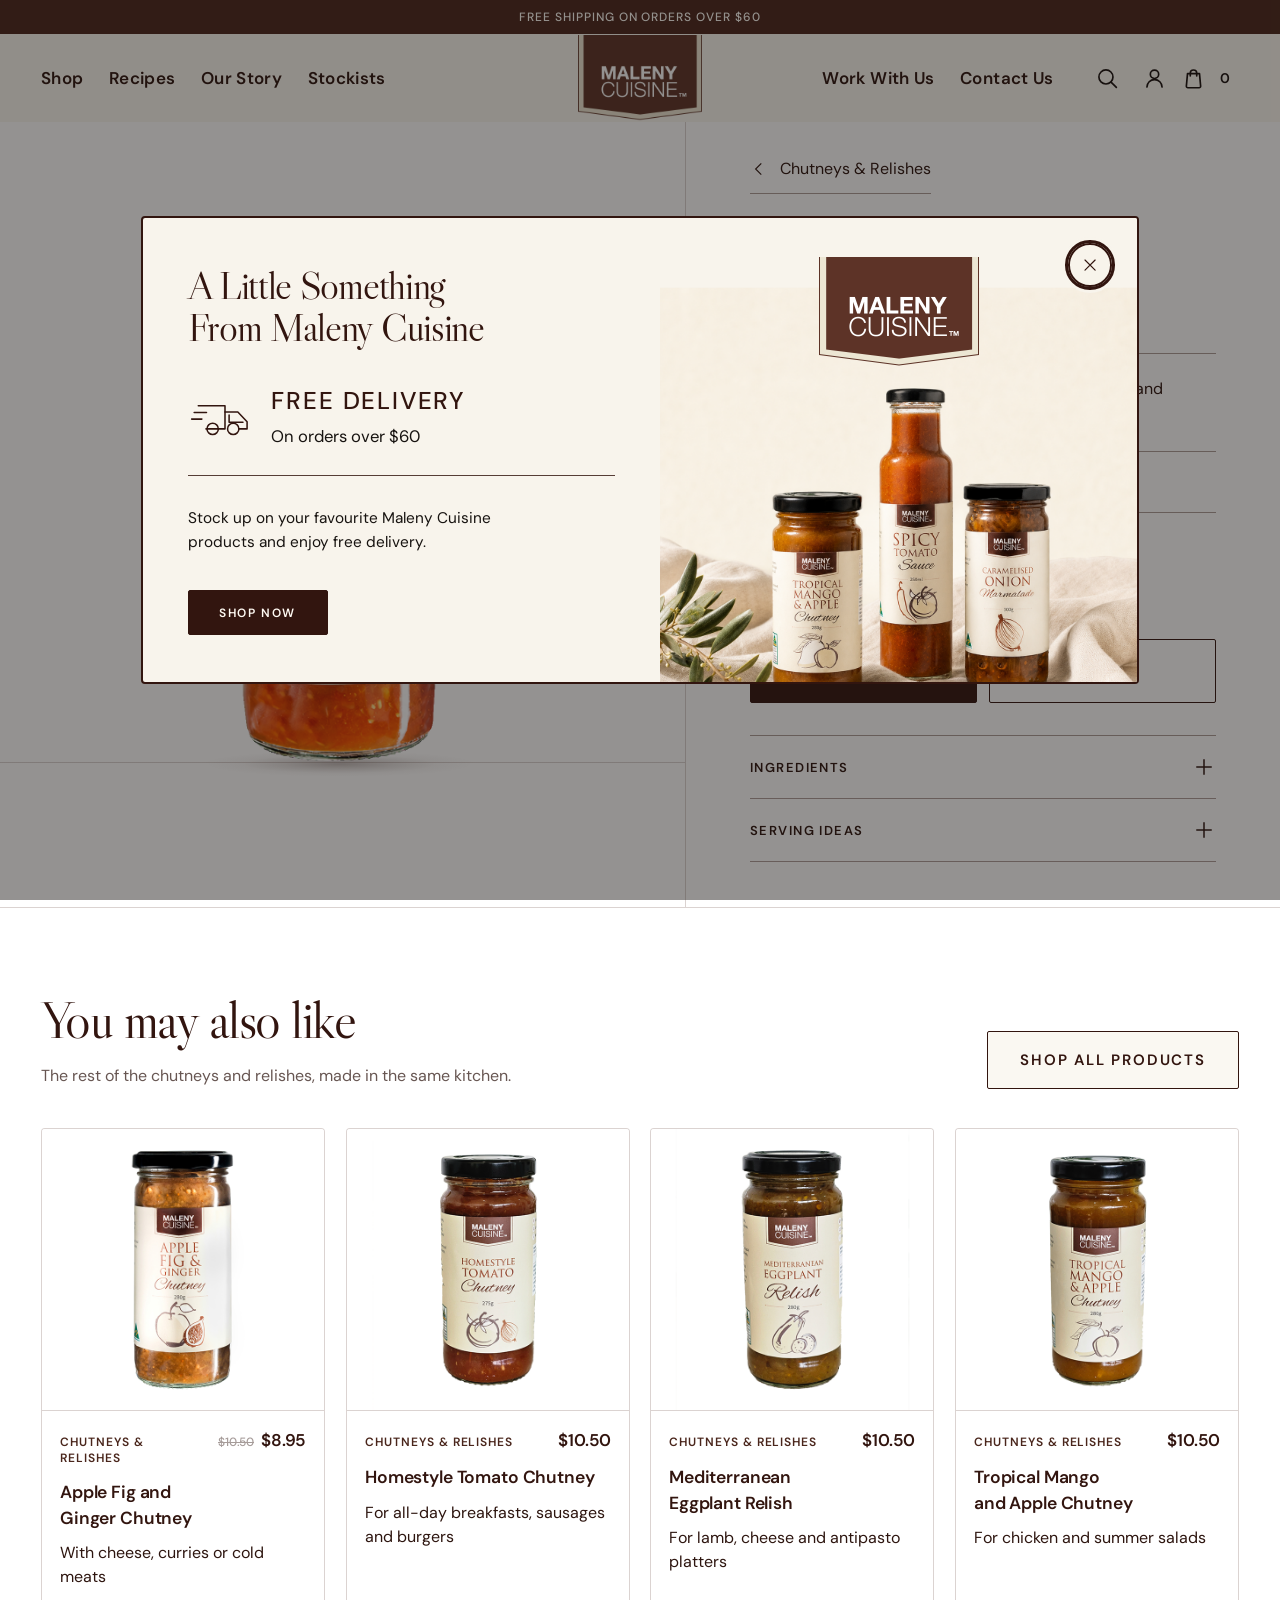
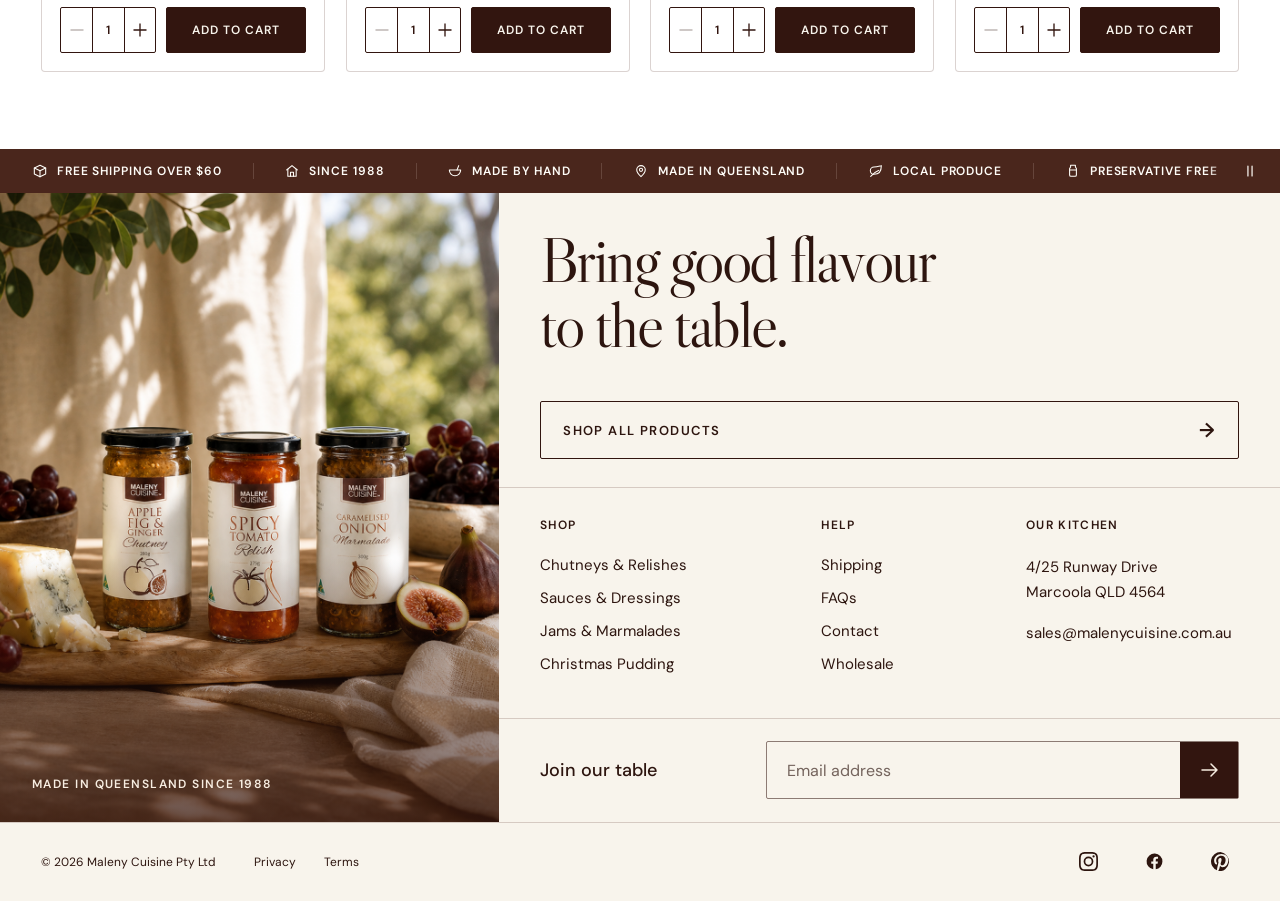
<file: product.html>
<!doctype html>
<!--
  ===========================================================================
  MALENY CUISINE â€” PAGE TEMPLATE
  Copy this file, rename it, and replace the two marked regions:
    1. <head> â€” the title and description
    2. <main id="main-content"> â€” the page's own bands
  Everything else (promotion, header, mega menu, mobile drawer, footer) is
  site chrome and should stay byte-identical across every page. If it needs to
  change, change it here first and then propagate.

  Component markup and the rules behind it: design-system.html
  ===========================================================================
-->
<html lang="en">
  <head>
    <meta charset="UTF-8" />
    <!-- viewport-fit=cover so the phone purchase dock can sit on the true bottom
         edge and pad itself back off the home indicator with env(safe-area-inset-bottom). -->
    <meta name="viewport" content="width=device-width, initial-scale=1.0, viewport-fit=cover" />

    <!-- REPLACE: one sentence, under 160 characters, in Australian English. -->
    <meta
      name="description"
      content="Shop Maleny Cuisine Spicy Tomato Relish, handcrafted in Queensland and made for cheese, cold meats, vegetables, sandwiches and eggs."
    />
    <!-- REPLACE: "Page name â€” Maleny Cuisine" -->
    <title>Spicy Tomato Relish — Maleny Cuisine</title>

    <link rel="preconnect" href="https://fonts.googleapis.com" />
    <link rel="preconnect" href="https://fonts.gstatic.com" crossorigin />
    <link
      href="https://fonts.googleapis.com/css2?family=DM+Sans:wght@400;500;600&family=Libre+Caslon+Display&family=Mrs+Saint+Delafield&display=swap"
      rel="stylesheet"
    />
    <link rel="stylesheet" href="styles.css?v=serve-first-3" />
  </head>

  <body class="product-page">
    <!--
      DIRECTION CONTRACT: SERVE FIRST
      THESIS: Sell the condiment on the truth of its own label — the real jar, lit and standing, with every fact it carries reachable beside the price.
      OWN-WORLD: One flat Paper ground across both columns, the supplied packshot cut out and grounded on a drawn horizon, and the purchase ledger across a single hairline seam. Chocolate Deep rules, near-square controls and flat surfaces keep the existing Maleny grammar.
      STORY: See the jar, read the sentence, confirm price and dietary facts, choose quantity, then add it or go straight to checkout — opening ingredients, serving ideas or the maker without leaving the column.
      FIRST VIEWPORT: Existing masthead above a 60/40 split; a near life-size jar stands left, the whole purchase decision and every fact sit right in one ledger.
      FORM: Serve First, grounded surface candidate 7, seed fa6aac58.
      FINISH: unreviewed and undocumented is unfinished; this build ends with the finish review, the verdict, and DESIGN.md
    -->
    <a class="skip-link" href="#main-content">Skip to content</a>

    <!-- ==================================================================
         PROMOTION â€” site chrome. Delete the whole block on a page where the
         offer would be intrusive (checkout, policies). The script guards for
         its absence.
         ================================================================== -->
    <div class="promotion" data-promotion hidden>
      <section
        class="promotion__dialog"
        role="dialog"
        aria-modal="true"
        aria-labelledby="promotion-title"
        aria-describedby="promotion-description"
      >
        <button class="promotion__close" type="button" aria-label="Close promotion" data-promotion-close>
          <svg viewBox="0 0 48 48" aria-hidden="true" focusable="false">
            <path d="M13 13l22 22M35 13 13 35" />
          </svg>
        </button>

        <div class="promotion__copy">
          <h2 id="promotion-title">A Little Something<br />From Maleny Cuisine</h2>

          <div class="promotion__delivery">
            <svg class="promotion__truck" viewBox="0 0 132 82" aria-hidden="true" focusable="false">
              <path d="M7 45h20M12 32h24M20 19h52v45H35" />
              <path d="M72 31h25l18 19v14H99M80 37v14h27" />
              <circle cx="48" cy="64" r="11" />
              <circle cx="88" cy="64" r="11" />
            </svg>
            <div>
              <p class="promotion__offer">Free delivery</p>
              <p class="promotion__threshold">On orders over $60</p>
            </div>
          </div>

          <p class="promotion__description" id="promotion-description">
            Stock up on your favourite Maleny Cuisine<br class="promotion__desktop-break" />
            products and enjoy free delivery.
          </p>

          <a class="promotion__cta" href="index.html#shop" data-promotion-shop>Shop now</a>
        </div>

        <div class="promotion__visual" aria-hidden="true">
          <img
            class="promotion__scene promotion__scene--desktop"
            src="assets/images/generated/promotional-banners/promotion-product-scene-desktop-v2.png"
            alt=""
          />
          <img
            class="promotion__scene promotion__scene--mobile"
            src="assets/images/generated/promotional-banners/promotion-product-scene-mobile-v2.png"
            alt=""
          />
          <img class="promotion__logo" src="assets/images/logo.png" alt="" />
        </div>
      </section>
    </div>

    <!-- ==================================================================
         HEADER â€” site chrome. Do not restructure per page. The only per-page
         edit allowed here is adding aria-current="page" to the nav link for
         the section you are on.
         ================================================================== -->
    <header class="site-header">
      <div class="announcement">
        <p>Free Shipping on orders over $60</p>
      </div>

      <nav class="navigation" aria-label="Main navigation">
        <button
          class="icon-button menu-toggle"
          type="button"
          aria-label="Open menu"
          aria-controls="mobile-menu"
          aria-expanded="false"
        >
          <span></span>
          <span></span>
        </button>

        <ul class="nav-links nav-links--left">
          <li class="has-mega">
            <a href="index.html#shop" aria-expanded="false" aria-controls="mega-shop" aria-current="page">Shop</a>
          </li>
          <li><a href="recipes.html">Recipes</a></li>
          <li><a href="our-story.html">Our Story</a></li>
          <li><a href="stockists.html">Stockists</a></li>
        </ul>

        <a class="brand" href="index.html" aria-label="Maleny Cuisine home">
          <img src="assets/images/logo.png" alt="Maleny Cuisine" />
        </a>

        <div class="nav-end">
          <ul class="nav-links nav-links--right">
            <li><a href="work-with-us.html">Work With Us</a></li>
            <li><a href="contact.html">Contact Us</a></li>
          </ul>

          <div class="nav-actions">
            <button class="icon-button search-toggle" type="button" aria-label="Search" aria-expanded="false">
              <svg viewBox="0 0 24 24" aria-hidden="true">
                <circle cx="10.5" cy="10.5" r="6.75"></circle>
                <path d="M15.4 15.4 20.5 20.5"></path>
              </svg>
            </button>

            <a class="icon-button account-link" href="#" aria-label="Your account">
              <svg viewBox="0 0 24 24" aria-hidden="true">
                <circle cx="12" cy="8" r="4"></circle>
                <path d="M4.75 20.25a7.25 7.25 0 0 1 14.5 0"></path>
              </svg>
            </a>

            <a class="icon-button bag-link" href="cart-b.html" aria-label="Shopping bag, 0 items">
              <svg viewBox="0 0 24 24" aria-hidden="true">
                <path d="M6.25 7.25h11.5l1.1 12a1.5 1.5 0 0 1-1.5 1.65H6.65a1.5 1.5 0 0 1-1.5-1.65l1.1-12Z"></path>
                <path d="M8.9 9.6V6.9a3.1 3.1 0 0 1 6.2 0v2.7"></path>
              </svg>
              <span class="bag-count" aria-hidden="true">0</span>
            </a>
          </div>
        </div>
      </nav>

      <div class="mega-menu" id="mega-shop" aria-hidden="true">
        <div class="mega-menu__inner">
          <div class="mega-menu__column">
            <ul class="mega-links">
              <li><a href="archive-a.html">Best Sellers</a></li>
              <li><a href="archive-a.html?category=chutneys">Chutneys</a></li>
              <li><a href="archive-a.html?category=chutneys">Relishes</a></li>
              <li><a href="archive-a.html?category=sauces">Sauces</a></li>
              <li><a href="archive-a.html?category=dressings">Salad Dressings</a></li>
              <li><a href="archive-a.html?category=jams">Jams &amp; Marmalades</a></li>
              <li><a href="index.html#shop">Shop All</a></li>
            </ul>
          </div>

          <div class="mega-cards">
            <a class="mega-card" href="archive-a.html?category=chutneys">
              <span class="mega-card__media">
                <img src="assets/images/Maleny-Cuisine-Chutneys.jpg" alt="" loading="lazy" />
              </span>
              <span class="mega-card__foot">
                <span class="mega-card__title">Chutneys &amp; Relishes</span>
                <span class="mega-card__arrow" aria-hidden="true">
                  <svg viewBox="0 0 24 24">
                    <circle cx="12" cy="12" r="10.25"></circle>
                    <path d="M8 12h8m-3.4-3.4L16 12l-3.4 3.4"></path>
                  </svg>
                </span>
              </span>
            </a>

            <a class="mega-card" href="archive-a.html?category=sauces">
              <span class="mega-card__media">
                <img src="assets/images/Maleny-Cuisine-Sauces.jpg" alt="" loading="lazy" />
              </span>
              <span class="mega-card__foot">
                <span class="mega-card__title">Sauces &amp; Dressings</span>
                <span class="mega-card__arrow" aria-hidden="true">
                  <svg viewBox="0 0 24 24">
                    <circle cx="12" cy="12" r="10.25"></circle>
                    <path d="M8 12h8m-3.4-3.4L16 12l-3.4 3.4"></path>
                  </svg>
                </span>
              </span>
            </a>

            <a class="mega-card" href="archive-a.html?category=jams">
              <span class="mega-card__media">
                <img src="assets/images/Maleny-Cuisine-Jams-Marmalades.jpg" alt="" loading="lazy" />
              </span>
              <span class="mega-card__foot">
                <span class="mega-card__title">Jams &amp; Marmalades</span>
                <span class="mega-card__arrow" aria-hidden="true">
                  <svg viewBox="0 0 24 24">
                    <circle cx="12" cy="12" r="10.25"></circle>
                    <path d="M8 12h8m-3.4-3.4L16 12l-3.4 3.4"></path>
                  </svg>
                </span>
              </span>
            </a>
          </div>
        </div>
      </div>

      <div class="search-panel" role="search" aria-hidden="true">
        <form class="search-form">
          <label for="site-search">Search Maleny Cuisine</label>
          <div class="search-field">
            <input id="site-search" name="q" type="search" placeholder="What are you looking for?" />
            <button type="submit">Search</button>
          </div>
        </form>
        <button class="search-close" type="button" aria-label="Close search">Ã—</button>
      </div>

      <div class="mobile-menu" id="mobile-menu" aria-hidden="true">
        <form class="drawer-search" role="search">
          <svg viewBox="0 0 24 24" aria-hidden="true">
            <circle cx="10.5" cy="10.5" r="6.75"></circle>
            <path d="M15.4 15.4 20.5 20.5"></path>
          </svg>
          <input
            id="drawer-search-input"
            name="q"
            type="search"
            placeholder="Search for..."
            aria-label="Search Maleny Cuisine"
          />
        </form>

        <div class="drawer-tabs" role="tablist" aria-label="Menu sections">
          <button
            class="drawer-tab is-active"
            type="button"
            role="tab"
            id="tab-shop"
            aria-controls="panel-shop"
            aria-selected="true"
          >
            Shop All
          </button>
          <button
            class="drawer-tab"
            type="button"
            role="tab"
            id="tab-explore"
            aria-controls="panel-explore"
            aria-selected="false"
            tabindex="-1"
          >
            Explore
          </button>
        </div>

        <div class="drawer-panel is-active" id="panel-shop" role="tabpanel" aria-labelledby="tab-shop">
          <ul class="drawer-list">
            <li>
              <a class="drawer-card" href="archive-a.html">
                <span class="drawer-card__text">
                  <span class="drawer-card__title">Best Sellers</span>
                  <span class="drawer-card__sub">The best of Maleny Cuisine</span>
                </span>
                <span class="drawer-card__thumb">
                  <img src="assets/images/Maleny-Cuisine-products.jpg" alt="" loading="lazy" />
                </span>
              </a>
            </li>
            <li>
              <a class="drawer-card" href="archive-a.html?category=chutneys">
                <span class="drawer-card__text">
                  <span class="drawer-card__title">Chutneys</span>
                  <span class="drawer-card__sub">Slow-cooked in small batches</span>
                </span>
                <span class="drawer-card__thumb">
                  <img src="assets/images/Maleny-Cuisine-Chutneys.jpg" alt="" loading="lazy" />
                </span>
              </a>
            </li>
            <li>
              <a class="drawer-card" href="archive-a.html?category=chutneys">
                <span class="drawer-card__text">
                  <span class="drawer-card__title">Relishes</span>
                  <span class="drawer-card__sub">Tomato, onion &amp; eggplant</span>
                </span>
                <span class="drawer-card__thumb">
                  <img src="assets/images/Spicy-Tomato-Relish.jpg" alt="" loading="lazy" />
                </span>
              </a>
            </li>
            <li>
              <a class="drawer-card" href="archive-a.html?category=sauces">
                <span class="drawer-card__text">
                  <span class="drawer-card__title">Sauces</span>
                  <span class="drawer-card__sub">BBQ, sweet chilli &amp; more</span>
                </span>
                <span class="drawer-card__thumb">
                  <img src="assets/images/Maleny-Cuisine-Sauces.jpg" alt="" loading="lazy" />
                </span>
              </a>
            </li>
            <li>
              <a class="drawer-card" href="archive-a.html?category=dressings">
                <span class="drawer-card__text">
                  <span class="drawer-card__title">Salad Dressings</span>
                  <span class="drawer-card__sub">Italian, Thai &amp; sweet mustard</span>
                </span>
                <span class="drawer-card__thumb">
                  <img src="assets/images/Maleny-Cuisine-Salad-Dressings.jpg" alt="" loading="lazy" />
                </span>
              </a>
            </li>
            <li>
              <a class="drawer-card" href="archive-a.html?category=jams">
                <span class="drawer-card__text">
                  <span class="drawer-card__title">Jams &amp; Marmalades</span>
                  <span class="drawer-card__sub">Fruit picked at its best</span>
                </span>
                <span class="drawer-card__thumb">
                  <img src="assets/images/Maleny-Cuisine-Jams-Marmalades.jpg" alt="" loading="lazy" />
                </span>
              </a>
            </li>
            <li>
              <a class="drawer-card" href="index.html#shop">
                <span class="drawer-card__text">
                  <span class="drawer-card__title">Shop All</span>
                  <span class="drawer-card__sub">Browse the full range</span>
                </span>
                <span class="drawer-card__thumb">
                  <img src="assets/images/Grazing-Platter-1.jpg" alt="" loading="lazy" />
                </span>
              </a>
            </li>
          </ul>
        </div>

        <div class="drawer-panel" id="panel-explore" role="tabpanel" aria-labelledby="tab-explore" hidden>
          <ul class="drawer-list">
            <li>
              <a class="drawer-card" href="recipes.html">
                <span class="drawer-card__text">
                  <span class="drawer-card__title">Recipes</span>
                  <span class="drawer-card__sub">Ideas for every jar</span>
                </span>
                <span class="drawer-card__thumb">
                  <img src="assets/images/hover/Recipes-Home-Page-Image.jpg" alt="" loading="lazy" />
                </span>
              </a>
            </li>
            <li>
              <a class="drawer-card" href="our-story.html">
                <span class="drawer-card__text">
                  <span class="drawer-card__title">Our Story</span>
                  <span class="drawer-card__sub">Made on the Sunshine Coast</span>
                </span>
                <span class="drawer-card__thumb">
                  <img src="assets/images/ABOUT-US.jpeg" alt="" loading="lazy" />
                </span>
              </a>
            </li>
            <li>
              <a class="drawer-card" href="stockists.html">
                <span class="drawer-card__text">
                  <span class="drawer-card__title">Stockists</span>
                  <span class="drawer-card__sub">Find us near you</span>
                </span>
                <span class="drawer-card__thumb">
                  <img src="assets/images/chutney-cheese-fruit.jpg" alt="" loading="lazy" />
                </span>
              </a>
            </li>
            <li>
              <a class="drawer-card" href="work-with-us.html">
                <span class="drawer-card__text">
                  <span class="drawer-card__title">Work With Us</span>
                  <span class="drawer-card__sub">Wholesale &amp; food service</span>
                </span>
                <span class="drawer-card__thumb">
                  <img src="assets/images/FOOD-SERVICE_IMAGE-1.jpg" alt="" loading="lazy" />
                </span>
              </a>
            </li>
            <li>
              <a class="drawer-card" href="contact.html">
                <span class="drawer-card__text">
                  <span class="drawer-card__title">Contact Us</span>
                  <span class="drawer-card__sub">We would love to hear from you</span>
                </span>
                <span class="drawer-card__thumb">
                  <img src="assets/images/Grazing-Platter-1.jpg" alt="" loading="lazy" />
                </span>
              </a>
            </li>
          </ul>
        </div>

        <a class="mobile-menu__account" href="#">My account</a>
      </div>
    </header>

    <!-- ==================================================================
         REPLACE EVERYTHING INSIDE <main>.
         A page is a stack of full-bleed bands. Two starters are shown below â€”
         delete the one you do not need, and read the "Page recipes" section of
         design-system.html before adding a third band shape.
         ================================================================== -->
    <main id="main-content">
      <section class="product-stage" aria-labelledby="product-title">
        <!-- The supplied packshot, background removed, is the only photograph of
             this jar we can call true. A cut-out with nothing under it reads as a
             sticker, so the ground gives it a light wash, a horizon hairline and a
             drawn contact shadow — the jar stands, and no surface carries a
             resting box-shadow. -->
        <div class="product-stage__media">
          <div class="product-plinth">
            <span class="product-plinth__stand">
              <img
                class="product-plinth__jar"
                src="assets/images/generated/product-page/spicy-tomato-relish-cutout.png"
                alt="A 275g jar of Maleny Cuisine Spicy Tomato Relish"
                width="1254"
                height="1254"
                fetchpriority="high"
                decoding="async"
              />
            </span>
          </div>
        </div>

        <div class="product-stage__purchase" data-product-purchase data-product="Spicy Tomato Relish">
          <nav class="product-breadcrumb" aria-label="Breadcrumb">
            <a href="index.html#shop">
              <svg viewBox="0 0 24 24" aria-hidden="true" focusable="false">
                <path d="m14.5 5-7 7 7 7" />
              </svg>
              <span>Chutneys &amp; Relishes</span>
            </a>
          </nav>

          <h1 id="product-title">Spicy Tomato Relish</h1>
          <p class="product-stage__price">$10.50</p>

          <p class="product-stage__summary">
            This popular relish combines tomatoes, onions, chilli and sultanas together with a blend of herbs and
            spices.
          </p>

          <ul class="product-claims" aria-label="Dietary information">
            <li>Gluten free</li>
            <li>Low sodium</li>
            <li>Vegan-suitable</li>
          </ul>

          <div class="product-stage__buy">
            <span class="product-stage__label" id="product-quantity-label">Quantity</span>

            <div class="product-stage__controls">
              <div class="quantity-control" role="group" aria-labelledby="product-quantity-label">
                <button
                  class="quantity-control__button"
                  type="button"
                  aria-label="Decrease quantity of Spicy Tomato Relish"
                  data-single-decrease
                  disabled
                >
                  <svg viewBox="0 0 24 24" aria-hidden="true" focusable="false">
                    <path d="M6 12h12" />
                  </svg>
                </button>
                <output class="quantity-control__value" data-single-quantity>1</output>
                <button
                  class="quantity-control__button"
                  type="button"
                  aria-label="Increase quantity of Spicy Tomato Relish"
                  data-single-increase
                >
                  <svg viewBox="0 0 24 24" aria-hidden="true" focusable="false">
                    <path d="M12 6v12M6 12h12" />
                  </svg>
                </button>
              </div>

              <button class="add-button product-stage__add" type="button" data-single-add>
                <span data-single-add-label>Add to cart</span>
              </button>

              <a class="outline-button product-stage__buynow" href="checkout.html" data-single-buynow>
                <span>Buy now</span>
              </a>
            </div>
          </div>

          <p class="visually-hidden" aria-live="polite" aria-atomic="true" data-single-status></p>

          <!--
            The label is the law. Disclosure is not clipping: every panel opens to
            full-strength ink at body size on solid Paper, nothing is truncated,
            and the three dietary claims stay in the open above as .product-claims
            so a shopper never has to click to read them. Native <details> keeps
            this keyboard-operable and readable with script disabled; the shared
            name attribute is what makes the group an accordion.
          -->
          <div class="product-facts">
            <details class="product-fact" name="product-facts">
              <summary>
                Ingredients
                <span class="product-fact__mark" aria-hidden="true">
                  <svg viewBox="0 0 24 24" focusable="false">
                    <path d="M5 12h14" />
                    <path class="product-fact__mark-bar" d="M12 5v14" />
                  </svg>
                </span>
              </summary>

              <div class="product-fact__body">
                <p>
                  Tomatoes 40%, Onions, Vinegar, Sugar, Chilli (Acetic Acid), Sultanas and a blend of herbs and spices
                </p>
                <p class="product-fact__note">
                  Made in Queensland with the product label treated as the source of truth.
                </p>
                <dl class="product-fact__rows">
                  <div>
                    <dt>Dietary</dt>
                    <dd>Gluten free &middot; Low sodium &middot; Vegan-suitable</dd>
                  </div>
                </dl>
              </div>
            </details>

            <details class="product-fact" name="product-facts">
              <summary>
                Serving ideas
                <span class="product-fact__mark" aria-hidden="true">
                  <svg viewBox="0 0 24 24" focusable="false">
                    <path d="M5 12h14" />
                    <path class="product-fact__mark-bar" d="M12 5v14" />
                  </svg>
                </span>
              </summary>

              <div class="product-fact__body">
                <p class="product-fact__lead">Made to pass around.</p>
                <p>
                  Great with cheese, cold meats or vegetables, in sandwiches or served with an omelette or scrambled
                  eggs.
                </p>
              </div>
            </details>

          </div>
        </div>
      </section>

      <!--
        Phone only, and hidden until the ledger's buy row has scrolled away. One
        button, no stepper: the quantity stays in the ledger above so there is a
        single source of truth for how many jars go in the bag. Parked, it is
        visibility: hidden — out of the tab order and out of the accessibility
        tree — so a keyboard user never lands on an invisible control.
      -->
      <div class="product-dock" data-product-dock>
        <p class="product-dock__summary">
          <span class="product-dock__name">Spicy Tomato Relish</span>
          <span class="product-dock__price">$10.50</span>
        </p>

        <!-- No aria-label: the visible label has to be the accessible name so the
             "Added" confirmation is announced, and the two Add to cart buttons are
             never exposed at once — this one is visibility: hidden until it docks,
             and display: none above 620px. -->
        <button class="add-button product-dock__add" type="button" data-dock-add>
          <span data-dock-add-label>Add to cart</span>
        </button>
      </div>

      <!--
        The stage settles one decision; this band offers the next one. The four
        jars are the rest of the Chutneys &amp; Relishes shelf, so the swap between
        product pages is only this list.

        The card is the home page's card unchanged, stepper and Add to cart
        included, so a shopper meets the same card wherever they meet a jar. The
        shared bindProductCommerce() block in script.js wires both.

        A static grid, not a rail — four cards fit without paging, so there is
        no scroller, no arrows and no need for the contain: paint rule.
      -->
      <section class="related" aria-labelledby="related-title">
        <div class="related__head">
          <div class="related__intro">
            <h2 class="related__title" id="related-title">You may also like</h2>
            <p class="related__lede">The rest of the chutneys and relishes, made in the same kitchen.</p>
          </div>

          <a class="button related__all" href="index.html#shop">Shop all products</a>
        </div>

        <ul class="related__grid">
          <li>
            <article class="product-card" aria-labelledby="related-1-name">
              <a
                class="product-card__media product-card__media-link"
                href="product.html"
                aria-label="View Apple Fig and Ginger Chutney"
              >
                <img
                  class="product-card__image"
                  src="assets/images/Apple-Fig-And-Ginger-hutney.jpg"
                  alt="Maleny Cuisine Apple Fig and Ginger Chutney"
                  width="640"
                  height="640"
                  loading="lazy"
                  decoding="async"
                />
                <img
                  class="product-card__image product-card__image--alt"
                  src="assets/images/hover/AppleFigGinger_219895.jpg"
                  alt=""
                  aria-hidden="true"
                  loading="lazy"
                  decoding="async"
                />
              </a>

              <div class="product-card__content">
                <div class="product-card__meta">
                  <p class="product-card__category">Chutneys &amp; Relishes</p>
                  <p class="product-card__price product-card__price--sale">
                    <span class="visually-hidden">Was</span>
                    <s class="price-was">$10.50</s>
                    <span class="visually-hidden">now</span>
                    <span class="price-now">$8.95</span>
                  </p>
                </div>

                <h3 class="product-card__title" id="related-1-name">
                  <a class="product-card__title-link" href="product.html">Apple Fig and Ginger Chutney</a>
                </h3>
                <p class="product-card__description">With cheese, curries or cold meats</p>

                <div class="purchase-row">
                  <div class="quantity-control" role="group" aria-labelledby="related-1-qty">
                    <span class="visually-hidden" id="related-1-qty">Quantity of Apple Fig and Ginger Chutney</span>
                    <button
                      class="quantity-control__button"
                      type="button"
                      aria-label="Decrease quantity of Apple Fig and Ginger Chutney"
                      data-decrease
                    ><svg viewBox="0 0 24 24" aria-hidden="true"><path d="M5 12h14" /></svg></button>
                    <output class="quantity-control__value" data-quantity>1</output>
                    <button
                      class="quantity-control__button"
                      type="button"
                      aria-label="Increase quantity of Apple Fig and Ginger Chutney"
                      data-increase
                    ><svg viewBox="0 0 24 24" aria-hidden="true"><path d="M12 5v14M5 12h14" /></svg></button>
                  </div>

                  <button
                    class="add-button"
                    type="button"
                    data-add-to-cart
                    data-product="Apple Fig and Ginger Chutney"
                  ><span data-add-label>Add to cart</span></button>
                </div>
              </div>
            </article>
          </li>

          <li>
            <article class="product-card" aria-labelledby="related-2-name">
              <a
                class="product-card__media product-card__media-link"
                href="product.html"
                aria-label="View Homestyle Tomato Chutney"
              >
                <img
                  class="product-card__image"
                  src="assets/images/Homestyle-Tomato-Chutney_.png"
                  alt="Maleny Cuisine Homestyle Tomato Chutney"
                  width="640"
                  height="640"
                  loading="lazy"
                  decoding="async"
                />
                <img
                  class="product-card__image product-card__image--alt"
                  src="assets/images/hover/CHUTNEY_IMAGE.jpg"
                  alt=""
                  aria-hidden="true"
                  loading="lazy"
                  decoding="async"
                />
              </a>

              <div class="product-card__content">
                <div class="product-card__meta">
                  <p class="product-card__category">Chutneys &amp; Relishes</p>
                  <p class="product-card__price">$10.50</p>
                </div>

                <h3 class="product-card__title" id="related-2-name">
                  <a class="product-card__title-link" href="product.html">Homestyle Tomato Chutney</a>
                </h3>
                <p class="product-card__description">For all-day breakfasts, sausages and burgers</p>

                <div class="purchase-row">
                  <div class="quantity-control" role="group" aria-labelledby="related-2-qty">
                    <span class="visually-hidden" id="related-2-qty">Quantity of Homestyle Tomato Chutney</span>
                    <button
                      class="quantity-control__button"
                      type="button"
                      aria-label="Decrease quantity of Homestyle Tomato Chutney"
                      data-decrease
                    ><svg viewBox="0 0 24 24" aria-hidden="true"><path d="M5 12h14" /></svg></button>
                    <output class="quantity-control__value" data-quantity>1</output>
                    <button
                      class="quantity-control__button"
                      type="button"
                      aria-label="Increase quantity of Homestyle Tomato Chutney"
                      data-increase
                    ><svg viewBox="0 0 24 24" aria-hidden="true"><path d="M12 5v14M5 12h14" /></svg></button>
                  </div>

                  <button
                    class="add-button"
                    type="button"
                    data-add-to-cart
                    data-product="Homestyle Tomato Chutney"
                  ><span data-add-label>Add to cart</span></button>
                </div>
              </div>
            </article>
          </li>

          <li>
            <article class="product-card" aria-labelledby="related-3-name">
              <a
                class="product-card__media product-card__media-link"
                href="product.html"
                aria-label="View Mediterranean Eggplant Relish"
              >
                <img
                  class="product-card__image"
                  src="assets/images/Mediterranean-Eggplant-Relish.png"
                  alt="Maleny Cuisine Mediterranean Eggplant Relish"
                  width="640"
                  height="640"
                  loading="lazy"
                  decoding="async"
                />
                <img
                  class="product-card__image product-card__image--alt"
                  src="assets/images/hover/lamb-savoury-eggplant-chutney-pizza.jpg"
                  alt=""
                  aria-hidden="true"
                  loading="lazy"
                  decoding="async"
                />
              </a>

              <div class="product-card__content">
                <div class="product-card__meta">
                  <p class="product-card__category">Chutneys &amp; Relishes</p>
                  <p class="product-card__price">$10.50</p>
                </div>

                <h3 class="product-card__title" id="related-3-name">
                  <a class="product-card__title-link" href="product.html">Mediterranean Eggplant Relish</a>
                </h3>
                <p class="product-card__description">For lamb, cheese and antipasto platters</p>

                <div class="purchase-row">
                  <div class="quantity-control" role="group" aria-labelledby="related-3-qty">
                    <span class="visually-hidden" id="related-3-qty">Quantity of Mediterranean Eggplant Relish</span>
                    <button
                      class="quantity-control__button"
                      type="button"
                      aria-label="Decrease quantity of Mediterranean Eggplant Relish"
                      data-decrease
                    ><svg viewBox="0 0 24 24" aria-hidden="true"><path d="M5 12h14" /></svg></button>
                    <output class="quantity-control__value" data-quantity>1</output>
                    <button
                      class="quantity-control__button"
                      type="button"
                      aria-label="Increase quantity of Mediterranean Eggplant Relish"
                      data-increase
                    ><svg viewBox="0 0 24 24" aria-hidden="true"><path d="M12 5v14M5 12h14" /></svg></button>
                  </div>

                  <button
                    class="add-button"
                    type="button"
                    data-add-to-cart
                    data-product="Mediterranean Eggplant Relish"
                  ><span data-add-label>Add to cart</span></button>
                </div>
              </div>
            </article>
          </li>

          <li>
            <article class="product-card" aria-labelledby="related-4-name">
              <a
                class="product-card__media product-card__media-link"
                href="product.html"
                aria-label="View Tropical Mango and Apple Chutney"
              >
                <img
                  class="product-card__image"
                  src="assets/images/Tropical-Mango-and-Apple-Chutney.png"
                  alt="Maleny Cuisine Tropical Mango and Apple Chutney"
                  width="640"
                  height="640"
                  loading="lazy"
                  decoding="async"
                />
                <!-- Not the BANNERFINAL crop the rail uses for this jar: the alt layer
                     is object-fit: cover, and that file is a wide banner with marketing
                     type baked in, so a square crop lands on giant text. -->
                <img
                  class="product-card__image product-card__image--alt"
                  src="assets/images/hover/Grazing-Platter-1.jpg"
                  alt=""
                  aria-hidden="true"
                  loading="lazy"
                  decoding="async"
                />
              </a>

              <div class="product-card__content">
                <div class="product-card__meta">
                  <p class="product-card__category">Chutneys &amp; Relishes</p>
                  <p class="product-card__price">$10.50</p>
                </div>

                <h3 class="product-card__title" id="related-4-name">
                  <a class="product-card__title-link" href="product.html">Tropical Mango and Apple Chutney</a>
                </h3>
                <p class="product-card__description">For chicken and summer salads</p>

                <div class="purchase-row">
                  <div class="quantity-control" role="group" aria-labelledby="related-4-qty">
                    <span class="visually-hidden" id="related-4-qty">Quantity of Tropical Mango and Apple Chutney</span>
                    <button
                      class="quantity-control__button"
                      type="button"
                      aria-label="Decrease quantity of Tropical Mango and Apple Chutney"
                      data-decrease
                    ><svg viewBox="0 0 24 24" aria-hidden="true"><path d="M5 12h14" /></svg></button>
                    <output class="quantity-control__value" data-quantity>1</output>
                    <button
                      class="quantity-control__button"
                      type="button"
                      aria-label="Increase quantity of Tropical Mango and Apple Chutney"
                      data-increase
                    ><svg viewBox="0 0 24 24" aria-hidden="true"><path d="M12 5v14M5 12h14" /></svg></button>
                  </div>

                  <button
                    class="add-button"
                    type="button"
                    data-add-to-cart
                    data-product="Tropical Mango and Apple Chutney"
                  ><span data-add-label>Add to cart</span></button>
                </div>
              </div>
            </article>
          </li>
        </ul>

        <p class="visually-hidden" aria-live="polite" aria-atomic="true" data-related-status></p>
      </section>
    </main>

    <!-- ==================================================================
         FOOTER â€” site chrome. Do not restructure per page.
         ================================================================== -->
    <footer class="footer footer--split">
      <!-- The page opens on a Chocolate bar and now closes on one. Six things a
           shopper wants settled before they leave, short enough that a normal
           screen holds all six at once. Every claim here is documented in
           PRODUCT.md. Nothing on this bar may become a shipping promise, a
           rating, an award or a dietary claim â€” regulated dietary text has to
           stand still on a pale ground.
           The set is repeated three times: copies two and three are hidden from
           assistive tech and out of the tab order, and they are in the markup so
           the loop closes without script and never runs short on a wide screen. -->
      <section class="assurance" aria-labelledby="assurance-title">
        <h2 class="visually-hidden" id="assurance-title">Why shop with Maleny Cuisine</h2>

        <div class="assurance__viewport">
          <ul class="assurance__track" data-assurance-track>
            <li class="assurance__item">
              <svg class="assurance__icon" viewBox="0 0 24 24" aria-hidden="true" focusable="false">
                <path d="M3.5 7.5 12 3.5l8.5 4v9L12 20.5l-8.5-4v-9Z" />
                <path d="M3.5 7.5 12 11.5l8.5-4" />
                <path d="M12 11.5v9" />
              </svg>
              Free shipping over $60
            </li>

            <li class="assurance__item">
              <svg class="assurance__icon" viewBox="0 0 24 24" aria-hidden="true" focusable="false">
                <path d="M4 10.5 12 4l8 6.5" />
                <path d="M5.75 9.4V20h12.5V9.4" />
                <path d="M9.75 20v-6h4.5v6" />
              </svg>
              Since 1988
            </li>

            <li class="assurance__item">
              <svg class="assurance__icon" viewBox="0 0 24 24" aria-hidden="true" focusable="false">
                <path d="M3.5 10.5h17a8.5 8.5 0 0 1-17 0Z" />
                <path d="M15 10.5 17.6 4" />
              </svg>
              Made by hand
            </li>

            <li class="assurance__item">
              <svg class="assurance__icon" viewBox="0 0 24 24" aria-hidden="true" focusable="false">
                <path d="M12 20.5s6.4-5.6 6.4-10.2a6.4 6.4 0 1 0-12.8 0C5.6 14.9 12 20.5 12 20.5Z" />
                <circle cx="12" cy="10.3" r="2.4" />
              </svg>
              Made in Queensland
            </li>

            <li class="assurance__item">
              <svg class="assurance__icon" viewBox="0 0 24 24" aria-hidden="true" focusable="false">
                <path d="M20 4c0 9-5 13-11 13a5.5 5.5 0 0 1 0-11c4 0 7-1 11-2Z" />
                <path d="M4 20c3.4-4.4 6.9-7 11.8-8.9" />
              </svg>
              Local produce
            </li>

            <li class="assurance__item">
              <svg class="assurance__icon" viewBox="0 0 24 24" aria-hidden="true" focusable="false">
                <path d="M8.4 3.5h7.2v2.6l1.5 2.2V18a2 2 0 0 1-2 2H8.9a2 2 0 0 1-2-2V8.3l1.5-2.2V3.5Z" />
                <path d="M6.9 10.4h10.2" />
              </svg>
              Preservative free
            </li>

            <li class="assurance__item assurance__item--clone" aria-hidden="true">
              <svg class="assurance__icon" viewBox="0 0 24 24" focusable="false">
                <path d="M3.5 7.5 12 3.5l8.5 4v9L12 20.5l-8.5-4v-9Z" />
                <path d="M3.5 7.5 12 11.5l8.5-4" />
                <path d="M12 11.5v9" />
              </svg>
              Free shipping over $60
            </li>

            <li class="assurance__item assurance__item--clone" aria-hidden="true">
              <svg class="assurance__icon" viewBox="0 0 24 24" focusable="false">
                <path d="M4 10.5 12 4l8 6.5" />
                <path d="M5.75 9.4V20h12.5V9.4" />
                <path d="M9.75 20v-6h4.5v6" />
              </svg>
              Since 1988
            </li>

            <li class="assurance__item assurance__item--clone" aria-hidden="true">
              <svg class="assurance__icon" viewBox="0 0 24 24" focusable="false">
                <path d="M3.5 10.5h17a8.5 8.5 0 0 1-17 0Z" />
                <path d="M15 10.5 17.6 4" />
              </svg>
              Made by hand
            </li>

            <li class="assurance__item assurance__item--clone" aria-hidden="true">
              <svg class="assurance__icon" viewBox="0 0 24 24" focusable="false">
                <path d="M12 20.5s6.4-5.6 6.4-10.2a6.4 6.4 0 1 0-12.8 0C5.6 14.9 12 20.5 12 20.5Z" />
                <circle cx="12" cy="10.3" r="2.4" />
              </svg>
              Made in Queensland
            </li>

            <li class="assurance__item assurance__item--clone" aria-hidden="true">
              <svg class="assurance__icon" viewBox="0 0 24 24" focusable="false">
                <path d="M20 4c0 9-5 13-11 13a5.5 5.5 0 0 1 0-11c4 0 7-1 11-2Z" />
                <path d="M4 20c3.4-4.4 6.9-7 11.8-8.9" />
              </svg>
              Local produce
            </li>

            <li class="assurance__item assurance__item--clone" aria-hidden="true">
              <svg class="assurance__icon" viewBox="0 0 24 24" focusable="false">
                <path d="M8.4 3.5h7.2v2.6l1.5 2.2V18a2 2 0 0 1-2 2H8.9a2 2 0 0 1-2-2V8.3l1.5-2.2V3.5Z" />
                <path d="M6.9 10.4h10.2" />
              </svg>
              Preservative free
            </li>

            <li class="assurance__item assurance__item--clone" aria-hidden="true">
              <svg class="assurance__icon" viewBox="0 0 24 24" focusable="false">
                <path d="M3.5 7.5 12 3.5l8.5 4v9L12 20.5l-8.5-4v-9Z" />
                <path d="M3.5 7.5 12 11.5l8.5-4" />
                <path d="M12 11.5v9" />
              </svg>
              Free shipping over $60
            </li>

            <li class="assurance__item assurance__item--clone" aria-hidden="true">
              <svg class="assurance__icon" viewBox="0 0 24 24" focusable="false">
                <path d="M4 10.5 12 4l8 6.5" />
                <path d="M5.75 9.4V20h12.5V9.4" />
                <path d="M9.75 20v-6h4.5v6" />
              </svg>
              Since 1988
            </li>

            <li class="assurance__item assurance__item--clone" aria-hidden="true">
              <svg class="assurance__icon" viewBox="0 0 24 24" focusable="false">
                <path d="M3.5 10.5h17a8.5 8.5 0 0 1-17 0Z" />
                <path d="M15 10.5 17.6 4" />
              </svg>
              Made by hand
            </li>

            <li class="assurance__item assurance__item--clone" aria-hidden="true">
              <svg class="assurance__icon" viewBox="0 0 24 24" focusable="false">
                <path d="M12 20.5s6.4-5.6 6.4-10.2a6.4 6.4 0 1 0-12.8 0C5.6 14.9 12 20.5 12 20.5Z" />
                <circle cx="12" cy="10.3" r="2.4" />
              </svg>
              Made in Queensland
            </li>

            <li class="assurance__item assurance__item--clone" aria-hidden="true">
              <svg class="assurance__icon" viewBox="0 0 24 24" focusable="false">
                <path d="M20 4c0 9-5 13-11 13a5.5 5.5 0 0 1 0-11c4 0 7-1 11-2Z" />
                <path d="M4 20c3.4-4.4 6.9-7 11.8-8.9" />
              </svg>
              Local produce
            </li>

            <li class="assurance__item assurance__item--clone" aria-hidden="true">
              <svg class="assurance__icon" viewBox="0 0 24 24" focusable="false">
                <path d="M8.4 3.5h7.2v2.6l1.5 2.2V18a2 2 0 0 1-2 2H8.9a2 2 0 0 1-2-2V8.3l1.5-2.2V3.5Z" />
                <path d="M6.9 10.4h10.2" />
              </svg>
              Preservative free
            </li>
          </ul>
        </div>

        <button
          class="icon-button assurance__pause"
          type="button"
          data-assurance-pause
          aria-pressed="false"
          aria-label="Pause the moving information bar"
        >
          <span class="assurance__pause-icon assurance__pause-icon--pause" aria-hidden="true">
            <svg viewBox="0 0 24 24" role="presentation" focusable="false">
              <path d="M9.25 5.5v13M14.75 5.5v13" />
            </svg>
          </span>
          <span class="assurance__pause-icon assurance__pause-icon--play" aria-hidden="true">
            <svg viewBox="0 0 24 24" role="presentation" focusable="false">
              <path d="M8 5.6v12.8L18.4 12 8 5.6Z" />
            </svg>
          </span>
        </button>
      </section>

      <div class="split-image">
        <img
          src="assets/images/generated/footer-last-serving-three-products.png"
          alt="Apple Fig &amp; Ginger Chutney, Spicy Tomato Relish and Caramelised Onion Marmalade on a board with cheese, figs and grapes"
          width="1131"
          height="1440"
          loading="lazy"
          decoding="async"
        />
        <p>Made in Queensland since 1988</p>
      </div>

      <div class="split-content">
        <section class="split-lead" aria-labelledby="split-title">
          <h2 id="split-title">Bring good flavour<br />to the table.</h2>
          <a class="outline-button" href="index.html#shop">
            Shop all products <span aria-hidden="true">&rarr;</span>
          </a>
        </section>

        <div class="split-links">
          <nav class="footer-links" aria-label="Shop">
            <p class="footer-label">Shop</p>
            <a href="index.html#shop">Chutneys &amp; Relishes</a>
            <a href="index.html#shop">Sauces &amp; Dressings</a>
            <a href="index.html#shop">Jams &amp; Marmalades</a>
            <a href="index.html#shop">Christmas Pudding</a>
          </nav>

          <nav class="footer-links" aria-label="Help">
            <p class="footer-label">Help</p>
            <a href="#">Shipping</a>
            <a href="faq.html">FAQs</a>
            <a href="contact.html">Contact</a>
            <a href="work-with-us.html">Wholesale</a>
          </nav>

          <div class="split-contact">
            <p class="footer-label">Our kitchen</p>
            <address>
              4/25 Runway Drive<br />
              Marcoola QLD 4564
            </address>
            <a href="mailto:sales@malenycuisine.com.au">sales@malenycuisine.com.au</a>
          </div>
        </div>

        <section class="split-newsletter" aria-labelledby="split-newsletter-title">
          <h3 id="split-newsletter-title">Join our table</h3>
          <form class="newsletter" action="#" method="post">
            <label class="visually-hidden" for="split-email">Email address</label>
            <input
              id="split-email"
              name="email"
              type="email"
              autocomplete="email"
              placeholder="Email address"
            />
            <button type="submit" aria-label="Join our email list">
              <svg viewBox="0 0 24 24" aria-hidden="true" focusable="false">
                <path d="M4 12h15M13 6l6 6-6 6" />
              </svg>
            </button>
          </form>
        </section>
      </div>

      <div class="footer-base footer-base--split">
        <p>&copy; <span data-year>2026</span> Maleny Cuisine Pty Ltd</p>
        <nav class="footer-base__legal" aria-label="Legal">
          <a href="#">Privacy</a>
          <a href="#">Terms</a>
        </nav>
        <nav class="footer-base__social" aria-label="Social media">
          <a href="https://www.instagram.com/" target="_blank" rel="noopener">
            <svg viewBox="0 0 24 24" aria-hidden="true" focusable="false">
              <path
                d="M12 2.16c3.2 0 3.58.01 4.85.07 1.17.05 1.8.25 2.23.41.56.22.96.48 1.38.9.42.42.68.82.9 1.38.16.42.36 1.06.41 2.23.06 1.27.07 1.65.07 4.85s-.01 3.58-.07 4.85c-.05 1.17-.25 1.8-.41 2.23-.22.56-.48.96-.9 1.38-.42.42-.82.68-1.38.9-.42.16-1.06.36-2.23.41-1.27.06-1.65.07-4.85.07s-3.58-.01-4.85-.07c-1.17-.05-1.8-.25-2.23-.41-.56-.22-.96-.48-1.38-.9-.42-.42-.68-.82-.9-1.38-.16-.42-.36-1.06-.41-2.23-.06-1.27-.07-1.65-.07-4.85s.01-3.58.07-4.85c.05-1.17.25-1.8.41-2.23.22-.56.48-.96.9-1.38.42-.42.82-.68 1.38-.9.42-.16 1.06-.36 2.23-.41 1.27-.06 1.65-.07 4.85-.07M12 0C8.74 0 8.33.01 7.05.07 5.78.13 4.9.33 4.14.63c-.79.3-1.46.72-2.13 1.38C1.35 2.68.93 3.35.63 4.14.33 4.9.13 5.78.07 7.05.01 8.33 0 8.74 0 12s.01 3.67.07 4.95c.06 1.27.26 2.15.56 2.91.3.79.72 1.46 1.38 2.13.67.66 1.34 1.08 2.13 1.38.76.3 1.64.5 2.91.56C8.33 23.99 8.74 24 12 24s3.67-.01 4.95-.07c1.27-.06 2.15-.26 2.91-.56.79-.3 1.46-.72 2.13-1.38.66-.67 1.08-1.34 1.38-2.13.3-.76.5-1.64.56-2.91.06-1.28.07-1.69.07-4.95s-.01-3.67-.07-4.95c-.06-1.27-.26-2.15-.56-2.91-.3-.79-.72-1.46-1.38-2.13C21.32 1.35 20.65.93 19.86.63c-.76-.3-1.64-.5-2.91-.56C15.67.01 15.26 0 12 0zm0 5.84a6.16 6.16 0 1 0 0 12.32 6.16 6.16 0 0 0 0-12.32zM12 16a4 4 0 1 1 0-8 4 4 0 0 1 0 8zm7.85-10.4a1.44 1.44 0 1 1-2.88 0 1.44 1.44 0 0 1 2.88 0z"
              />
            </svg>
            <span class="visually-hidden">Instagram</span>
          </a>
          <a href="https://www.facebook.com/" target="_blank" rel="noopener">
            <svg viewBox="0 0 24 24" aria-hidden="true" focusable="false">
              <path
                d="M22 12a10 10 0 1 0-11.56 9.88v-6.99H7.9V12h2.54V9.8c0-2.5 1.49-3.89 3.77-3.89 1.09 0 2.24.2 2.24.2v2.46h-1.26c-1.24 0-1.63.77-1.63 1.56V12h2.78l-.45 2.89h-2.33v6.99A10 10 0 0 0 22 12z"
              />
            </svg>
            <span class="visually-hidden">Facebook</span>
          </a>
          <a href="https://www.pinterest.com/" target="_blank" rel="noopener">
            <svg viewBox="0 0 24 24" aria-hidden="true" focusable="false">
              <path
                d="M12 0a12 12 0 0 0-4.37 23.17c-.06-.9-.01-1.98.22-2.96.25-1.05 1.68-7.1 1.68-7.1s-.42-.83-.42-2.06c0-1.93 1.12-3.37 2.51-3.37 1.18 0 1.76.89 1.76 1.96 0 1.19-.76 2.98-1.15 4.63-.33 1.39.69 2.52 2.06 2.52 2.48 0 4.14-3.18 4.14-6.95 0-2.86-1.93-5.01-5.44-5.01-3.97 0-6.44 2.96-6.44 6.27 0 1.14.34 1.95.86 2.57.24.29.28.4.19.73-.06.24-.21.83-.27 1.06-.09.34-.36.46-.66.33-1.85-.75-2.71-2.78-2.71-5.06 0-3.76 3.17-8.27 9.46-8.27 5.06 0 8.39 3.66 8.39 7.59 0 5.2-2.89 9.08-7.15 9.08-1.43 0-2.78-.77-3.24-1.65l-.88 3.49c-.32 1.15-.94 2.3-1.51 3.2A12 12 0 1 0 12 0z"
              />
            </svg>
            <span class="visually-hidden">Pinterest</span>
          </a>
        </nav>
      </div>
    </footer>

    <script src="script.js?v=serve-first-3"></script>
  </body>
</html>
</file>
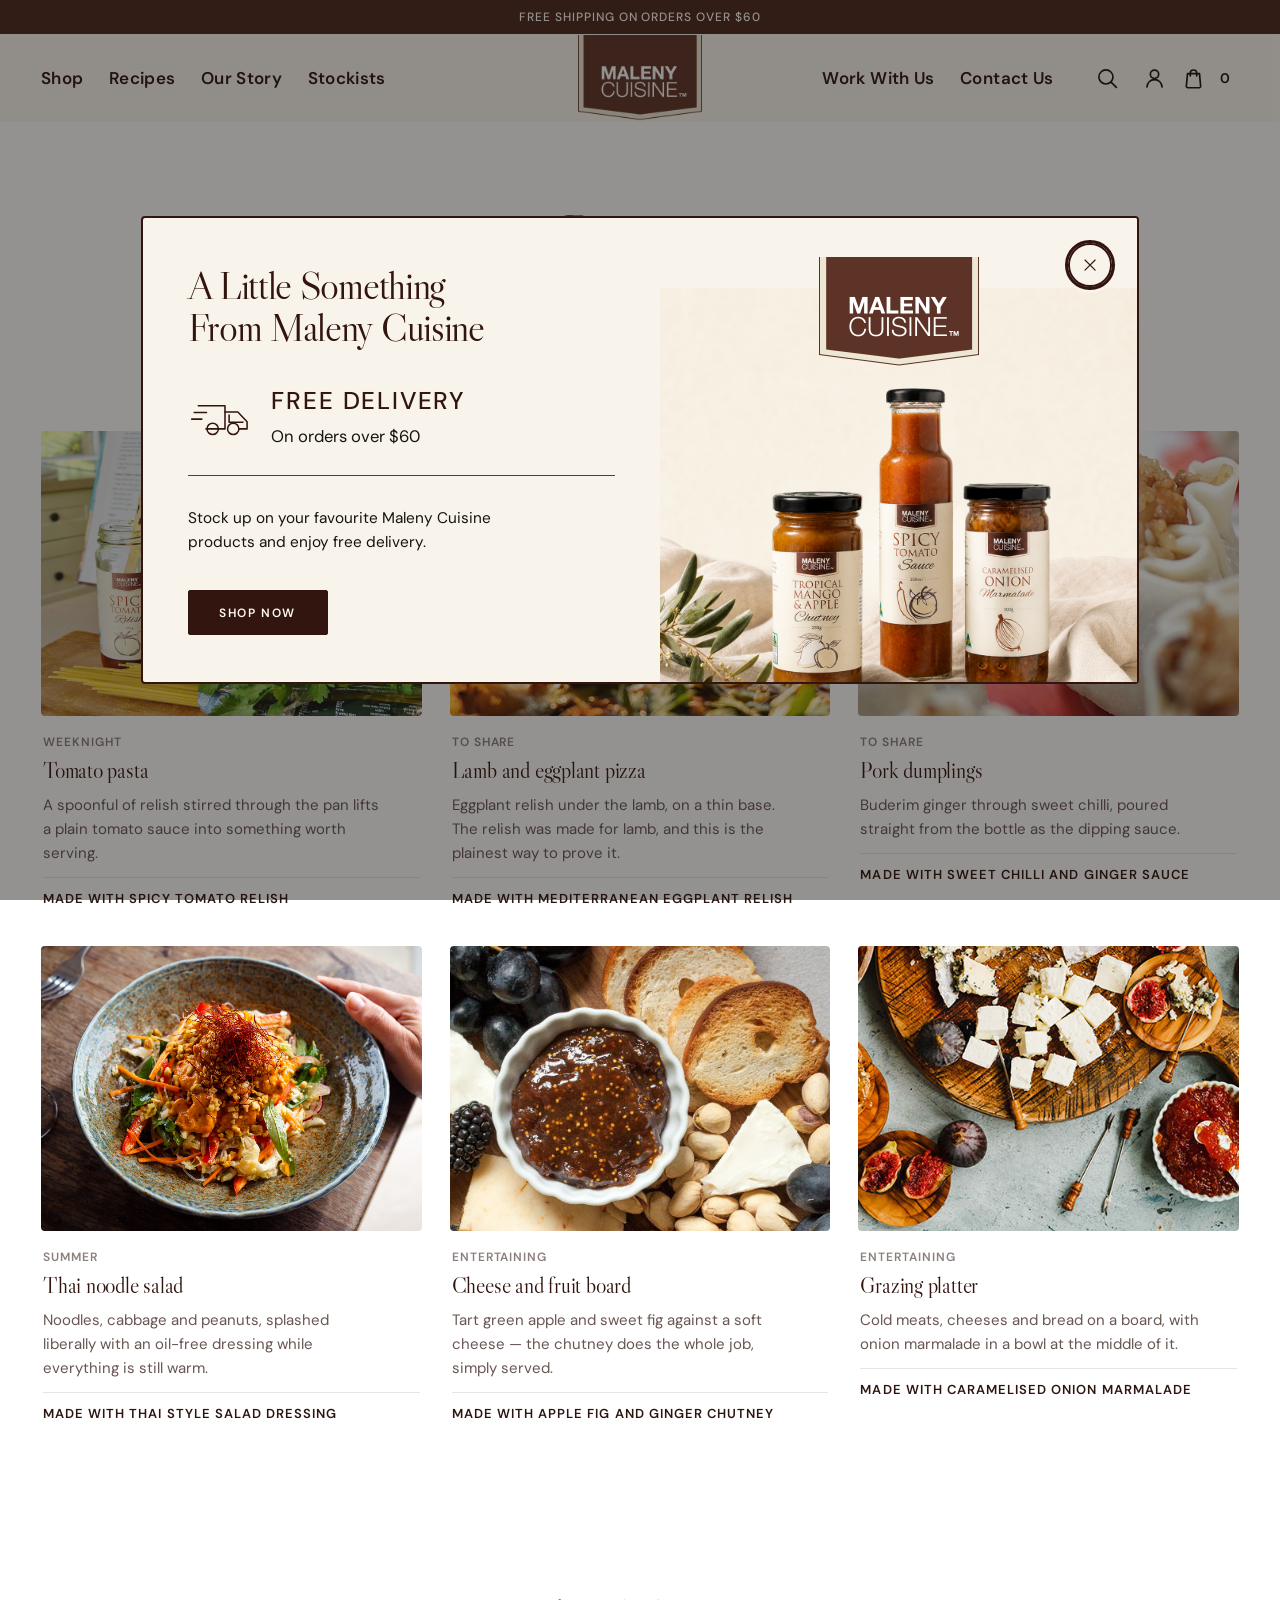
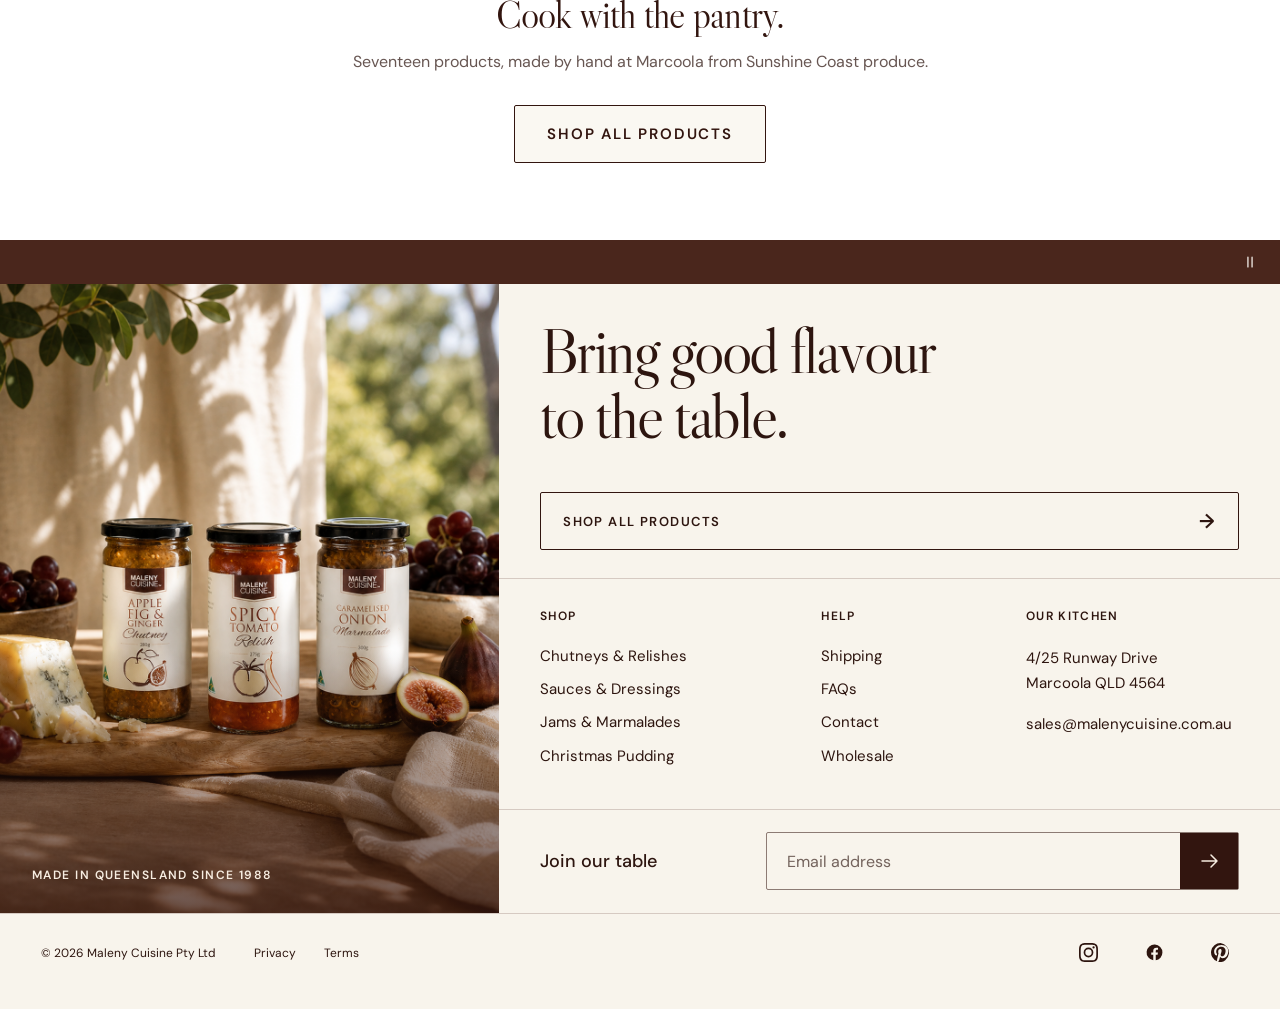
<file: recipes.html>
<!doctype html>
<html lang="en">
  <head>
    <meta charset="UTF-8" />
    <meta name="viewport" content="width=device-width, initial-scale=1.0" />

    <meta name="description" content="Six ways to cook with the Maleny Cuisine range, and the short answer for what every chutney, sauce, jam and dressing goes with." />
    <title>Recipes — Maleny Cuisine</title>

    <link rel="preconnect" href="https://fonts.googleapis.com" />
    <link rel="preconnect" href="https://fonts.gstatic.com" crossorigin />
    <link
      href="https://fonts.googleapis.com/css2?family=DM+Sans:wght@400;500;600&family=Libre+Caslon+Display&family=Mrs+Saint+Delafield&display=swap"
      rel="stylesheet"
    />
    <link rel="stylesheet" href="styles.css" />
    <link rel="stylesheet" href="recipes.css" />
    <link rel="stylesheet" href="cart.css" />
  </head>

  <body>
    <!--
      THESIS: The home page runs these dishes past you; this page holds them
      still. Six photographs, six names, and the jar each one is built on —
      then the serving guide the rail has no room for.
      OWN-WORLD: The shipped Maleny Cuisine system, unchanged. Ivory chrome,
      white content ground with one cream band of reference, fig-brown ink, one
      Caslon line per band, 2px and 4px corners, hairlines, flat at rest.
      STORY: A cook lands from the header, reads what the page is in one
      sentence, picks a dish, and leaves through the jar that dish uses.
      FIRST VIEWPORT: Chrome, a short white header block, then the first row of
      three dishes with the second row breaking the fold.
      FORM: Index — the home page's recipe rail unrolled into a grid.
      CONSTRAINT: Method copy is the client's to supply. Nothing on this page
      invents a quantity, a cooking time or a serving count, and every line in
      the serving guide is the client's own product copy.
    -->
    <a class="skip-link" href="#main-content">Skip to content</a>

    <!-- ==================================================================
         PROMOTION — site chrome. Delete the whole block on a page where the
         offer would be intrusive (checkout, policies). The script guards for
         its absence.
         ================================================================== -->
    <div class="promotion" data-promotion hidden>
      <section
        class="promotion__dialog"
        role="dialog"
        aria-modal="true"
        aria-labelledby="promotion-title"
        aria-describedby="promotion-description"
      >
        <button class="promotion__close" type="button" aria-label="Close promotion" data-promotion-close>
          <svg viewBox="0 0 48 48" aria-hidden="true" focusable="false">
            <path d="M13 13l22 22M35 13 13 35" />
          </svg>
        </button>

        <div class="promotion__copy">
          <h2 id="promotion-title">A Little Something<br />From Maleny Cuisine</h2>

          <div class="promotion__delivery">
            <svg class="promotion__truck" viewBox="0 0 132 82" aria-hidden="true" focusable="false">
              <path d="M7 45h20M12 32h24M20 19h52v45H35" />
              <path d="M72 31h25l18 19v14H99M80 37v14h27" />
              <circle cx="48" cy="64" r="11" />
              <circle cx="88" cy="64" r="11" />
            </svg>
            <div>
              <p class="promotion__offer">Free delivery</p>
              <p class="promotion__threshold">On orders over $60</p>
            </div>
          </div>

          <p class="promotion__description" id="promotion-description">
            Stock up on your favourite Maleny Cuisine<br class="promotion__desktop-break" />
            products and enjoy free delivery.
          </p>

          <a class="promotion__cta" href="index.html#shop" data-promotion-shop>Shop now</a>
        </div>

        <div class="promotion__visual" aria-hidden="true">
          <img
            class="promotion__scene promotion__scene--desktop"
            src="assets/images/generated/promotional-banners/promotion-product-scene-desktop-v2.png"
            alt=""
          />
          <img
            class="promotion__scene promotion__scene--mobile"
            src="assets/images/generated/promotional-banners/promotion-product-scene-mobile-v2.png"
            alt=""
          />
          <img class="promotion__logo" src="assets/images/logo.png" alt="" />
        </div>
      </section>
    </div>

    <!-- ==================================================================
         HEADER — site chrome. Do not restructure per page. The only per-page
         edit allowed here is adding aria-current="page" to the nav link for
         the section you are on.
         ================================================================== -->
    <header class="site-header">
      <div class="announcement">
        <p>Free Shipping on orders over $60</p>
      </div>

      <nav class="navigation" aria-label="Main navigation">
        <button
          class="icon-button menu-toggle"
          type="button"
          aria-label="Open menu"
          aria-controls="mobile-menu"
          aria-expanded="false"
        >
          <span></span>
          <span></span>
        </button>

        <ul class="nav-links nav-links--left">
          <li class="has-mega">
            <a href="index.html#shop" aria-expanded="false" aria-controls="mega-shop">Shop</a>
          </li>
          <li><a href="recipes.html" aria-current="page">Recipes</a></li>
          <li><a href="index.html#story">Our Story</a></li>
          <li><a href="stockists.html">Stockists</a></li>
        </ul>

        <a class="brand" href="index.html" aria-label="Maleny Cuisine home">
          <img src="assets/images/logo.png" alt="Maleny Cuisine" />
        </a>

        <div class="nav-end">
          <ul class="nav-links nav-links--right">
            <li><a href="index.html#work-with-us">Work With Us</a></li>
            <li><a href="index.html#contact">Contact Us</a></li>
          </ul>

          <div class="nav-actions">
            <button class="icon-button search-toggle" type="button" aria-label="Search" aria-expanded="false">
              <svg viewBox="0 0 24 24" aria-hidden="true">
                <circle cx="10.5" cy="10.5" r="6.75"></circle>
                <path d="M15.4 15.4 20.5 20.5"></path>
              </svg>
            </button>

            <a class="icon-button account-link" href="#account" aria-label="Your account">
              <svg viewBox="0 0 24 24" aria-hidden="true">
                <circle cx="12" cy="8" r="4"></circle>
                <path d="M4.75 20.25a7.25 7.25 0 0 1 14.5 0"></path>
              </svg>
            </a>

            <!-- A real link to the bag page, not a placeholder anchor: cart.js
                 takes the click over and opens the slide-out instead, so the
                 icon still leads somewhere with JavaScript off. -->
            <a class="icon-button bag-link" href="cart-b.html" aria-label="Shopping bag, 0 items">
              <svg viewBox="0 0 24 24" aria-hidden="true">
                <path d="M6.25 7.25h11.5l1.1 12a1.5 1.5 0 0 1-1.5 1.65H6.65a1.5 1.5 0 0 1-1.5-1.65l1.1-12Z"></path>
                <path d="M8.9 9.6V6.9a3.1 3.1 0 0 1 6.2 0v2.7"></path>
              </svg>
              <span class="bag-count" aria-hidden="true">0</span>
            </a>
          </div>
        </div>
      </nav>

      <div class="mega-menu" id="mega-shop" aria-hidden="true">
        <div class="mega-menu__inner">
          <div class="mega-menu__column">
            <ul class="mega-links">
              <li><a href="index.html#best-sellers">Best Sellers</a></li>
              <li><a href="index.html#chutneys">Chutneys</a></li>
              <li><a href="index.html#relishes">Relishes</a></li>
              <li><a href="index.html#sauces">Sauces</a></li>
              <li><a href="index.html#dressings">Salad Dressings</a></li>
              <li><a href="index.html#jams">Jams &amp; Marmalades</a></li>
              <li><a href="index.html#shop">Shop All</a></li>
            </ul>
          </div>

          <div class="mega-cards">
            <a class="mega-card" href="index.html#chutneys">
              <span class="mega-card__media">
                <img src="assets/images/Maleny-Cuisine-Chutneys.jpg" alt="" loading="lazy" />
              </span>
              <span class="mega-card__foot">
                <span class="mega-card__title">Chutneys &amp; Relishes</span>
                <span class="mega-card__arrow" aria-hidden="true">
                  <svg viewBox="0 0 24 24">
                    <circle cx="12" cy="12" r="10.25"></circle>
                    <path d="M8 12h8m-3.4-3.4L16 12l-3.4 3.4"></path>
                  </svg>
                </span>
              </span>
            </a>

            <a class="mega-card" href="index.html#sauces">
              <span class="mega-card__media">
                <img src="assets/images/Maleny-Cuisine-Sauces.jpg" alt="" loading="lazy" />
              </span>
              <span class="mega-card__foot">
                <span class="mega-card__title">Sauces &amp; Dressings</span>
                <span class="mega-card__arrow" aria-hidden="true">
                  <svg viewBox="0 0 24 24">
                    <circle cx="12" cy="12" r="10.25"></circle>
                    <path d="M8 12h8m-3.4-3.4L16 12l-3.4 3.4"></path>
                  </svg>
                </span>
              </span>
            </a>

            <a class="mega-card" href="index.html#jams">
              <span class="mega-card__media">
                <img src="assets/images/Maleny-Cuisine-Jams-Marmalades.jpg" alt="" loading="lazy" />
              </span>
              <span class="mega-card__foot">
                <span class="mega-card__title">Jams &amp; Marmalades</span>
                <span class="mega-card__arrow" aria-hidden="true">
                  <svg viewBox="0 0 24 24">
                    <circle cx="12" cy="12" r="10.25"></circle>
                    <path d="M8 12h8m-3.4-3.4L16 12l-3.4 3.4"></path>
                  </svg>
                </span>
              </span>
            </a>
          </div>
        </div>
      </div>

      <div class="search-panel" role="search" aria-hidden="true">
        <form class="search-form">
          <label for="site-search">Search Maleny Cuisine</label>
          <div class="search-field">
            <input id="site-search" name="q" type="search" placeholder="What are you looking for?" />
            <button type="submit">Search</button>
          </div>
        </form>
        <button class="search-close" type="button" aria-label="Close search">×</button>
      </div>

      <div class="mobile-menu" id="mobile-menu" aria-hidden="true">
        <form class="drawer-search" role="search">
          <svg viewBox="0 0 24 24" aria-hidden="true">
            <circle cx="10.5" cy="10.5" r="6.75"></circle>
            <path d="M15.4 15.4 20.5 20.5"></path>
          </svg>
          <input
            id="drawer-search-input"
            name="q"
            type="search"
            placeholder="Search for..."
            aria-label="Search Maleny Cuisine"
          />
        </form>

        <div class="drawer-tabs" role="tablist" aria-label="Menu sections">
          <button
            class="drawer-tab is-active"
            type="button"
            role="tab"
            id="tab-shop"
            aria-controls="panel-shop"
            aria-selected="true"
          >
            Shop All
          </button>
          <button
            class="drawer-tab"
            type="button"
            role="tab"
            id="tab-explore"
            aria-controls="panel-explore"
            aria-selected="false"
            tabindex="-1"
          >
            Explore
          </button>
        </div>

        <div class="drawer-panel is-active" id="panel-shop" role="tabpanel" aria-labelledby="tab-shop">
          <ul class="drawer-list">
            <li>
              <a class="drawer-card" href="index.html#best-sellers">
                <span class="drawer-card__text">
                  <span class="drawer-card__title">Best Sellers</span>
                  <span class="drawer-card__sub">The best of Maleny Cuisine</span>
                </span>
                <span class="drawer-card__thumb">
                  <img src="assets/images/Maleny-Cuisine-products.jpg" alt="" loading="lazy" />
                </span>
              </a>
            </li>
            <li>
              <a class="drawer-card" href="index.html#chutneys">
                <span class="drawer-card__text">
                  <span class="drawer-card__title">Chutneys</span>
                  <span class="drawer-card__sub">Slow-cooked in small batches</span>
                </span>
                <span class="drawer-card__thumb">
                  <img src="assets/images/Maleny-Cuisine-Chutneys.jpg" alt="" loading="lazy" />
                </span>
              </a>
            </li>
            <li>
              <a class="drawer-card" href="index.html#relishes">
                <span class="drawer-card__text">
                  <span class="drawer-card__title">Relishes</span>
                  <span class="drawer-card__sub">Tomato, onion &amp; eggplant</span>
                </span>
                <span class="drawer-card__thumb">
                  <img src="assets/images/Spicy-Tomato-Relish.jpg" alt="" loading="lazy" />
                </span>
              </a>
            </li>
            <li>
              <a class="drawer-card" href="index.html#sauces">
                <span class="drawer-card__text">
                  <span class="drawer-card__title">Sauces</span>
                  <span class="drawer-card__sub">BBQ, sweet chilli &amp; more</span>
                </span>
                <span class="drawer-card__thumb">
                  <img src="assets/images/Maleny-Cuisine-Sauces.jpg" alt="" loading="lazy" />
                </span>
              </a>
            </li>
            <li>
              <a class="drawer-card" href="index.html#dressings">
                <span class="drawer-card__text">
                  <span class="drawer-card__title">Salad Dressings</span>
                  <span class="drawer-card__sub">Italian, Thai &amp; sweet mustard</span>
                </span>
                <span class="drawer-card__thumb">
                  <img src="assets/images/Maleny-Cuisine-Salad-Dressings.jpg" alt="" loading="lazy" />
                </span>
              </a>
            </li>
            <li>
              <a class="drawer-card" href="index.html#jams">
                <span class="drawer-card__text">
                  <span class="drawer-card__title">Jams &amp; Marmalades</span>
                  <span class="drawer-card__sub">Fruit picked at its best</span>
                </span>
                <span class="drawer-card__thumb">
                  <img src="assets/images/Maleny-Cuisine-Jams-Marmalades.jpg" alt="" loading="lazy" />
                </span>
              </a>
            </li>
            <li>
              <a class="drawer-card" href="index.html#shop">
                <span class="drawer-card__text">
                  <span class="drawer-card__title">Shop All</span>
                  <span class="drawer-card__sub">Browse the full range</span>
                </span>
                <span class="drawer-card__thumb">
                  <img src="assets/images/Grazing-Platter-1.jpg" alt="" loading="lazy" />
                </span>
              </a>
            </li>
          </ul>
        </div>

        <div class="drawer-panel" id="panel-explore" role="tabpanel" aria-labelledby="tab-explore" hidden>
          <ul class="drawer-list">
            <li>
              <a class="drawer-card" href="recipes.html">
                <span class="drawer-card__text">
                  <span class="drawer-card__title">Recipes</span>
                  <span class="drawer-card__sub">Ideas for every jar</span>
                </span>
                <span class="drawer-card__thumb">
                  <img src="assets/images/hover/Recipes-Home-Page-Image.jpg" alt="" loading="lazy" />
                </span>
              </a>
            </li>
            <li>
              <a class="drawer-card" href="index.html#story">
                <span class="drawer-card__text">
                  <span class="drawer-card__title">Our Story</span>
                  <span class="drawer-card__sub">Made on the Sunshine Coast</span>
                </span>
                <span class="drawer-card__thumb">
                  <img src="assets/images/ABOUT-US.jpeg" alt="" loading="lazy" />
                </span>
              </a>
            </li>
            <li>
              <a class="drawer-card" href="stockists.html">
                <span class="drawer-card__text">
                  <span class="drawer-card__title">Stockists</span>
                  <span class="drawer-card__sub">Find us near you</span>
                </span>
                <span class="drawer-card__thumb">
                  <img src="assets/images/chutney-cheese-fruit.jpg" alt="" loading="lazy" />
                </span>
              </a>
            </li>
            <li>
              <a class="drawer-card" href="index.html#work-with-us">
                <span class="drawer-card__text">
                  <span class="drawer-card__title">Work With Us</span>
                  <span class="drawer-card__sub">Wholesale &amp; food service</span>
                </span>
                <span class="drawer-card__thumb">
                  <img src="assets/images/FOOD-SERVICE_IMAGE-1.jpg" alt="" loading="lazy" />
                </span>
              </a>
            </li>
            <li>
              <a class="drawer-card" href="index.html#contact">
                <span class="drawer-card__text">
                  <span class="drawer-card__title">Contact Us</span>
                  <span class="drawer-card__sub">We would love to hear from you</span>
                </span>
                <span class="drawer-card__thumb">
                  <img src="assets/images/Grazing-Platter-1.jpg" alt="" loading="lazy" />
                </span>
              </a>
            </li>
          </ul>
        </div>

        <a class="mobile-menu__account" href="#account">My account</a>
      </div>
    </header>

    <main id="main-content">
      <!-- Hero. The archive's shape, not the home page's: a listing page has
           nothing to establish and six dishes to get to, so the opening is a
           label and one sentence on white, with the first row of cards
           breaking the fold. -->
      <section class="page-hero" aria-labelledby="recipes-title">
        <h1 class="page-hero__title" id="recipes-title">Recipes</h1>
        <p class="page-hero__lede">
          Explore our collection of delicious, gourmet recipes designed to elevate any
          dish with our premium condiments.
        </p>
      </section>

      <!-- The index. The home page runs these six dishes as a drifting rail;
           here they stand still in a grid, because a page you arrived at on
           purpose should not move while you read it. Each card leads to the jar
           the dish is built on — the only destination that exists today, and an
           honest one: the method copy is the client's to supply. -->
      <section class="recipe-index" aria-labelledby="recipe-index-title">
        <h2 class="visually-hidden" id="recipe-index-title">Recipes</h2>

        <ul class="recipe-grid">
          <li class="recipe-grid__item">
            <article class="recipe-card" aria-labelledby="recipe-pasta-name">
              <a class="recipe-card__media" href="product.html" tabindex="-1" aria-hidden="true">
                <img
                  class="recipe-card__image"
                  src="assets/images/hover/Recipes-Home-Page-Image.jpg"
                  alt=""
                  width="1066"
                  height="800"
                  loading="lazy"
                  decoding="async"
                />
              </a>

              <div class="recipe-card__content">
                <p class="recipe-card__eyebrow">Weeknight</p>
                <h3 class="recipe-card__title" id="recipe-pasta-name">
                  <a class="recipe-card__link" href="product.html">Tomato pasta</a>
                </h3>
                <p class="recipe-card__note">
                  A spoonful of relish stirred through the pan lifts a plain tomato sauce
                  into something worth serving.
                </p>
                <p class="recipe-card__product">Made with Spicy Tomato Relish</p>
              </div>
            </article>
          </li>

          <li class="recipe-grid__item">
            <article class="recipe-card" aria-labelledby="recipe-pizza-name">
              <a class="recipe-card__media" href="product.html" tabindex="-1" aria-hidden="true">
                <img
                  class="recipe-card__image"
                  src="assets/images/lamb-savoury-eggplant-chutney-pizza.jpg"
                  alt=""
                  width="1080"
                  height="360"
                  loading="lazy"
                  decoding="async"
                />
              </a>

              <div class="recipe-card__content">
                <p class="recipe-card__eyebrow">To share</p>
                <h3 class="recipe-card__title" id="recipe-pizza-name">
                  <a class="recipe-card__link" href="product.html">Lamb and eggplant pizza</a>
                </h3>
                <p class="recipe-card__note">
                  Eggplant relish under the lamb, on a thin base. The relish was made for
                  lamb, and this is the plainest way to prove it.
                </p>
                <p class="recipe-card__product">Made with Mediterranean Eggplant Relish</p>
              </div>
            </article>
          </li>

          <li class="recipe-grid__item">
            <article class="recipe-card" aria-labelledby="recipe-dumplings-name">
              <a class="recipe-card__media" href="product.html" tabindex="-1" aria-hidden="true">
                <img
                  class="recipe-card__image"
                  src="assets/images/sweet-chilli-ginger-pork-dumplings.jpg"
                  alt=""
                  width="1080"
                  height="360"
                  loading="lazy"
                  decoding="async"
                />
              </a>

              <div class="recipe-card__content">
                <p class="recipe-card__eyebrow">To share</p>
                <h3 class="recipe-card__title" id="recipe-dumplings-name">
                  <a class="recipe-card__link" href="product.html">Pork dumplings</a>
                </h3>
                <p class="recipe-card__note">
                  Buderim ginger through sweet chilli, poured straight from the bottle as
                  the dipping sauce.
                </p>
                <p class="recipe-card__product">Made with Sweet Chilli and Ginger Sauce</p>
              </div>
            </article>
          </li>

          <li class="recipe-grid__item">
            <article class="recipe-card" aria-labelledby="recipe-salad-name">
              <a class="recipe-card__media" href="product.html" tabindex="-1" aria-hidden="true">
                <img
                  class="recipe-card__image"
                  src="assets/images/IMG_0998-e1736483743208.jpg"
                  alt=""
                  width="2048"
                  height="997"
                  loading="lazy"
                  decoding="async"
                />
              </a>

              <div class="recipe-card__content">
                <p class="recipe-card__eyebrow">Summer</p>
                <h3 class="recipe-card__title" id="recipe-salad-name">
                  <a class="recipe-card__link" href="product.html">Thai noodle salad</a>
                </h3>
                <p class="recipe-card__note">
                  Noodles, cabbage and peanuts, splashed liberally with an oil-free
                  dressing while everything is still warm.
                </p>
                <p class="recipe-card__product">Made with Thai Style Salad Dressing</p>
              </div>
            </article>
          </li>

          <li class="recipe-grid__item">
            <article class="recipe-card" aria-labelledby="recipe-board-name">
              <a class="recipe-card__media" href="product.html" tabindex="-1" aria-hidden="true">
                <img
                  class="recipe-card__image"
                  src="assets/images/chutney-cheese-fruit.jpg"
                  alt=""
                  width="1080"
                  height="360"
                  loading="lazy"
                  decoding="async"
                />
              </a>

              <div class="recipe-card__content">
                <p class="recipe-card__eyebrow">Entertaining</p>
                <h3 class="recipe-card__title" id="recipe-board-name">
                  <a class="recipe-card__link" href="product.html">Cheese and fruit board</a>
                </h3>
                <p class="recipe-card__note">
                  Tart green apple and sweet fig against a soft cheese — the chutney does
                  the whole job, simply served.
                </p>
                <p class="recipe-card__product">Made with Apple Fig and Ginger Chutney</p>
              </div>
            </article>
          </li>

          <li class="recipe-grid__item">
            <article class="recipe-card" aria-labelledby="recipe-platter-name">
              <a class="recipe-card__media" href="product.html" tabindex="-1" aria-hidden="true">
                <img
                  class="recipe-card__image"
                  src="assets/images/Grazing-Platter-1.jpg"
                  alt=""
                  width="1080"
                  height="360"
                  loading="lazy"
                  decoding="async"
                />
              </a>

              <div class="recipe-card__content">
                <p class="recipe-card__eyebrow">Entertaining</p>
                <h3 class="recipe-card__title" id="recipe-platter-name">
                  <a class="recipe-card__link" href="product.html">Grazing platter</a>
                </h3>
                <p class="recipe-card__note">
                  Cold meats, cheeses and bread on a board, with onion marmalade in a bowl
                  at the middle of it.
                </p>
                <p class="recipe-card__product">Made with Caramelised Onion Marmalade</p>
              </div>
            </article>
          </li>
        </ul>
      </section>

      <!-- The way out. One line, one button: the page has argued for the jars,
           so it ends by pointing at them. -->
      <section class="recipe-cta" aria-labelledby="recipe-cta-title">
        <h2 class="recipe-cta__title" id="recipe-cta-title">Cook with the pantry.</h2>
        <p class="recipe-cta__lede">
          Seventeen products, made by hand at Marcoola from Sunshine Coast produce.
        </p>
        <a class="button recipe-cta__button" href="archive-a.html">Shop all products</a>
      </section>
    </main>

    <!-- ==================================================================
         FOOTER — site chrome. Do not restructure per page.
         ================================================================== -->
    <footer class="footer footer--split">
      <!-- The page opens on a Chocolate bar and now closes on one. Six things a
           shopper wants settled before they leave, short enough that a normal
           screen holds all six at once. Every claim here is documented in
           PRODUCT.md. Nothing on this bar may become a shipping promise, a
           rating, an award or a dietary claim — regulated dietary text has to
           stand still on a pale ground.
           The set is repeated three times: copies two and three are hidden from
           assistive tech and out of the tab order, and they are in the markup so
           the loop closes without script and never runs short on a wide screen. -->
      <section class="assurance" aria-labelledby="assurance-title">
        <h2 class="visually-hidden" id="assurance-title">Why shop with Maleny Cuisine</h2>

        <div class="assurance__viewport">
          <ul class="assurance__track" data-assurance-track>
            <li class="assurance__item">
              <svg class="assurance__icon" viewBox="0 0 24 24" aria-hidden="true" focusable="false">
                <path d="M3.5 7.5 12 3.5l8.5 4v9L12 20.5l-8.5-4v-9Z" />
                <path d="M3.5 7.5 12 11.5l8.5-4" />
                <path d="M12 11.5v9" />
              </svg>
              Free shipping over $60
            </li>

            <li class="assurance__item">
              <svg class="assurance__icon" viewBox="0 0 24 24" aria-hidden="true" focusable="false">
                <path d="M4 10.5 12 4l8 6.5" />
                <path d="M5.75 9.4V20h12.5V9.4" />
                <path d="M9.75 20v-6h4.5v6" />
              </svg>
              Since 1988
            </li>

            <li class="assurance__item">
              <svg class="assurance__icon" viewBox="0 0 24 24" aria-hidden="true" focusable="false">
                <path d="M3.5 10.5h17a8.5 8.5 0 0 1-17 0Z" />
                <path d="M15 10.5 17.6 4" />
              </svg>
              Made by hand
            </li>

            <li class="assurance__item">
              <svg class="assurance__icon" viewBox="0 0 24 24" aria-hidden="true" focusable="false">
                <path d="M12 20.5s6.4-5.6 6.4-10.2a6.4 6.4 0 1 0-12.8 0C5.6 14.9 12 20.5 12 20.5Z" />
                <circle cx="12" cy="10.3" r="2.4" />
              </svg>
              Made in Queensland
            </li>

            <li class="assurance__item">
              <svg class="assurance__icon" viewBox="0 0 24 24" aria-hidden="true" focusable="false">
                <path d="M20 4c0 9-5 13-11 13a5.5 5.5 0 0 1 0-11c4 0 7-1 11-2Z" />
                <path d="M4 20c3.4-4.4 6.9-7 11.8-8.9" />
              </svg>
              Local produce
            </li>

            <li class="assurance__item">
              <svg class="assurance__icon" viewBox="0 0 24 24" aria-hidden="true" focusable="false">
                <path d="M8.4 3.5h7.2v2.6l1.5 2.2V18a2 2 0 0 1-2 2H8.9a2 2 0 0 1-2-2V8.3l1.5-2.2V3.5Z" />
                <path d="M6.9 10.4h10.2" />
              </svg>
              Preservative free
            </li>

            <li class="assurance__item assurance__item--clone" aria-hidden="true">
              <svg class="assurance__icon" viewBox="0 0 24 24" focusable="false">
                <path d="M3.5 7.5 12 3.5l8.5 4v9L12 20.5l-8.5-4v-9Z" />
                <path d="M3.5 7.5 12 11.5l8.5-4" />
                <path d="M12 11.5v9" />
              </svg>
              Free shipping over $60
            </li>

            <li class="assurance__item assurance__item--clone" aria-hidden="true">
              <svg class="assurance__icon" viewBox="0 0 24 24" focusable="false">
                <path d="M4 10.5 12 4l8 6.5" />
                <path d="M5.75 9.4V20h12.5V9.4" />
                <path d="M9.75 20v-6h4.5v6" />
              </svg>
              Since 1988
            </li>

            <li class="assurance__item assurance__item--clone" aria-hidden="true">
              <svg class="assurance__icon" viewBox="0 0 24 24" focusable="false">
                <path d="M3.5 10.5h17a8.5 8.5 0 0 1-17 0Z" />
                <path d="M15 10.5 17.6 4" />
              </svg>
              Made by hand
            </li>

            <li class="assurance__item assurance__item--clone" aria-hidden="true">
              <svg class="assurance__icon" viewBox="0 0 24 24" focusable="false">
                <path d="M12 20.5s6.4-5.6 6.4-10.2a6.4 6.4 0 1 0-12.8 0C5.6 14.9 12 20.5 12 20.5Z" />
                <circle cx="12" cy="10.3" r="2.4" />
              </svg>
              Made in Queensland
            </li>

            <li class="assurance__item assurance__item--clone" aria-hidden="true">
              <svg class="assurance__icon" viewBox="0 0 24 24" focusable="false">
                <path d="M20 4c0 9-5 13-11 13a5.5 5.5 0 0 1 0-11c4 0 7-1 11-2Z" />
                <path d="M4 20c3.4-4.4 6.9-7 11.8-8.9" />
              </svg>
              Local produce
            </li>

            <li class="assurance__item assurance__item--clone" aria-hidden="true">
              <svg class="assurance__icon" viewBox="0 0 24 24" focusable="false">
                <path d="M8.4 3.5h7.2v2.6l1.5 2.2V18a2 2 0 0 1-2 2H8.9a2 2 0 0 1-2-2V8.3l1.5-2.2V3.5Z" />
                <path d="M6.9 10.4h10.2" />
              </svg>
              Preservative free
            </li>

            <li class="assurance__item assurance__item--clone" aria-hidden="true">
              <svg class="assurance__icon" viewBox="0 0 24 24" focusable="false">
                <path d="M3.5 7.5 12 3.5l8.5 4v9L12 20.5l-8.5-4v-9Z" />
                <path d="M3.5 7.5 12 11.5l8.5-4" />
                <path d="M12 11.5v9" />
              </svg>
              Free shipping over $60
            </li>

            <li class="assurance__item assurance__item--clone" aria-hidden="true">
              <svg class="assurance__icon" viewBox="0 0 24 24" focusable="false">
                <path d="M4 10.5 12 4l8 6.5" />
                <path d="M5.75 9.4V20h12.5V9.4" />
                <path d="M9.75 20v-6h4.5v6" />
              </svg>
              Since 1988
            </li>

            <li class="assurance__item assurance__item--clone" aria-hidden="true">
              <svg class="assurance__icon" viewBox="0 0 24 24" focusable="false">
                <path d="M3.5 10.5h17a8.5 8.5 0 0 1-17 0Z" />
                <path d="M15 10.5 17.6 4" />
              </svg>
              Made by hand
            </li>

            <li class="assurance__item assurance__item--clone" aria-hidden="true">
              <svg class="assurance__icon" viewBox="0 0 24 24" focusable="false">
                <path d="M12 20.5s6.4-5.6 6.4-10.2a6.4 6.4 0 1 0-12.8 0C5.6 14.9 12 20.5 12 20.5Z" />
                <circle cx="12" cy="10.3" r="2.4" />
              </svg>
              Made in Queensland
            </li>

            <li class="assurance__item assurance__item--clone" aria-hidden="true">
              <svg class="assurance__icon" viewBox="0 0 24 24" focusable="false">
                <path d="M20 4c0 9-5 13-11 13a5.5 5.5 0 0 1 0-11c4 0 7-1 11-2Z" />
                <path d="M4 20c3.4-4.4 6.9-7 11.8-8.9" />
              </svg>
              Local produce
            </li>

            <li class="assurance__item assurance__item--clone" aria-hidden="true">
              <svg class="assurance__icon" viewBox="0 0 24 24" focusable="false">
                <path d="M8.4 3.5h7.2v2.6l1.5 2.2V18a2 2 0 0 1-2 2H8.9a2 2 0 0 1-2-2V8.3l1.5-2.2V3.5Z" />
                <path d="M6.9 10.4h10.2" />
              </svg>
              Preservative free
            </li>
          </ul>
        </div>

        <button
          class="icon-button assurance__pause"
          type="button"
          data-assurance-pause
          aria-pressed="false"
          aria-label="Pause the moving information bar"
        >
          <span class="assurance__pause-icon assurance__pause-icon--pause" aria-hidden="true">
            <svg viewBox="0 0 24 24" role="presentation" focusable="false">
              <path d="M9.25 5.5v13M14.75 5.5v13" />
            </svg>
          </span>
          <span class="assurance__pause-icon assurance__pause-icon--play" aria-hidden="true">
            <svg viewBox="0 0 24 24" role="presentation" focusable="false">
              <path d="M8 5.6v12.8L18.4 12 8 5.6Z" />
            </svg>
          </span>
        </button>
      </section>

      <div class="split-image">
        <img
          src="assets/images/generated/footer-last-serving-three-products.png"
          alt="Apple Fig &amp; Ginger Chutney, Spicy Tomato Relish and Caramelised Onion Marmalade on a board with cheese, figs and grapes"
          width="1131"
          height="1440"
          loading="lazy"
          decoding="async"
        />
        <p>Made in Queensland since 1988</p>
      </div>

      <div class="split-content">
        <section class="split-lead" aria-labelledby="split-title">
          <h2 id="split-title">Bring good flavour<br />to the table.</h2>
          <a class="outline-button" href="index.html#shop">
            Shop all products <span aria-hidden="true">&rarr;</span>
          </a>
        </section>

        <div class="split-links">
          <nav class="footer-links" aria-label="Shop">
            <p class="footer-label">Shop</p>
            <a href="index.html#shop">Chutneys &amp; Relishes</a>
            <a href="index.html#shop">Sauces &amp; Dressings</a>
            <a href="index.html#shop">Jams &amp; Marmalades</a>
            <a href="index.html#shop">Christmas Pudding</a>
          </nav>

          <nav class="footer-links" aria-label="Help">
            <p class="footer-label">Help</p>
            <a href="#shipping">Shipping</a>
            <a href="#faqs">FAQs</a>
            <a href="#contact">Contact</a>
            <a href="#work-with-us">Wholesale</a>
          </nav>

          <div class="split-contact">
            <p class="footer-label">Our kitchen</p>
            <address>
              4/25 Runway Drive<br />
              Marcoola QLD 4564
            </address>
            <a href="mailto:sales@malenycuisine.com.au">sales@malenycuisine.com.au</a>
          </div>
        </div>

        <section class="split-newsletter" aria-labelledby="split-newsletter-title">
          <h3 id="split-newsletter-title">Join our table</h3>
          <form class="newsletter" action="#" method="post">
            <label class="visually-hidden" for="split-email">Email address</label>
            <input
              id="split-email"
              name="email"
              type="email"
              autocomplete="email"
              placeholder="Email address"
            />
            <button type="submit" aria-label="Join our email list">
              <svg viewBox="0 0 24 24" aria-hidden="true" focusable="false">
                <path d="M4 12h15M13 6l6 6-6 6" />
              </svg>
            </button>
          </form>
        </section>
      </div>

      <div class="footer-base footer-base--split">
        <p>&copy; <span data-year>2026</span> Maleny Cuisine Pty Ltd</p>
        <nav class="footer-base__legal" aria-label="Legal">
          <a href="#privacy">Privacy</a>
          <a href="#terms">Terms</a>
        </nav>
        <nav class="footer-base__social" aria-label="Social media">
          <a href="https://www.instagram.com/" target="_blank" rel="noopener">
            <svg viewBox="0 0 24 24" aria-hidden="true" focusable="false">
              <path
                d="M12 2.16c3.2 0 3.58.01 4.85.07 1.17.05 1.8.25 2.23.41.56.22.96.48 1.38.9.42.42.68.82.9 1.38.16.42.36 1.06.41 2.23.06 1.27.07 1.65.07 4.85s-.01 3.58-.07 4.85c-.05 1.17-.25 1.8-.41 2.23-.22.56-.48.96-.9 1.38-.42.42-.82.68-1.38.9-.42.16-1.06.36-2.23.41-1.27.06-1.65.07-4.85.07s-3.58-.01-4.85-.07c-1.17-.05-1.8-.25-2.23-.41-.56-.22-.96-.48-1.38-.9-.42-.42-.68-.82-.9-1.38-.16-.42-.36-1.06-.41-2.23-.06-1.27-.07-1.65-.07-4.85s.01-3.58.07-4.85c.05-1.17.25-1.8.41-2.23.22-.56.48-.96.9-1.38.42-.42.82-.68 1.38-.9.42-.16 1.06-.36 2.23-.41 1.27-.06 1.65-.07 4.85-.07M12 0C8.74 0 8.33.01 7.05.07 5.78.13 4.9.33 4.14.63c-.79.3-1.46.72-2.13 1.38C1.35 2.68.93 3.35.63 4.14.33 4.9.13 5.78.07 7.05.01 8.33 0 8.74 0 12s.01 3.67.07 4.95c.06 1.27.26 2.15.56 2.91.3.79.72 1.46 1.38 2.13.67.66 1.34 1.08 2.13 1.38.76.3 1.64.5 2.91.56C8.33 23.99 8.74 24 12 24s3.67-.01 4.95-.07c1.27-.06 2.15-.26 2.91-.56.79-.3 1.46-.72 2.13-1.38.66-.67 1.08-1.34 1.38-2.13.3-.76.5-1.64.56-2.91.06-1.28.07-1.69.07-4.95s-.01-3.67-.07-4.95c-.06-1.27-.26-2.15-.56-2.91-.3-.79-.72-1.46-1.38-2.13C21.32 1.35 20.65.93 19.86.63c-.76-.3-1.64-.5-2.91-.56C15.67.01 15.26 0 12 0zm0 5.84a6.16 6.16 0 1 0 0 12.32 6.16 6.16 0 0 0 0-12.32zM12 16a4 4 0 1 1 0-8 4 4 0 0 1 0 8zm7.85-10.4a1.44 1.44 0 1 1-2.88 0 1.44 1.44 0 0 1 2.88 0z"
              />
            </svg>
            <span class="visually-hidden">Instagram</span>
          </a>
          <a href="https://www.facebook.com/" target="_blank" rel="noopener">
            <svg viewBox="0 0 24 24" aria-hidden="true" focusable="false">
              <path
                d="M22 12a10 10 0 1 0-11.56 9.88v-6.99H7.9V12h2.54V9.8c0-2.5 1.49-3.89 3.77-3.89 1.09 0 2.24.2 2.24.2v2.46h-1.26c-1.24 0-1.63.77-1.63 1.56V12h2.78l-.45 2.89h-2.33v6.99A10 10 0 0 0 22 12z"
              />
            </svg>
            <span class="visually-hidden">Facebook</span>
          </a>
          <a href="https://www.pinterest.com/" target="_blank" rel="noopener">
            <svg viewBox="0 0 24 24" aria-hidden="true" focusable="false">
              <path
                d="M12 0a12 12 0 0 0-4.37 23.17c-.06-.9-.01-1.98.22-2.96.25-1.05 1.68-7.1 1.68-7.1s-.42-.83-.42-2.06c0-1.93 1.12-3.37 2.51-3.37 1.18 0 1.76.89 1.76 1.96 0 1.19-.76 2.98-1.15 4.63-.33 1.39.69 2.52 2.06 2.52 2.48 0 4.14-3.18 4.14-6.95 0-2.86-1.93-5.01-5.44-5.01-3.97 0-6.44 2.96-6.44 6.27 0 1.14.34 1.95.86 2.57.24.29.28.4.19.73-.06.24-.21.83-.27 1.06-.09.34-.36.46-.66.33-1.85-.75-2.71-2.78-2.71-5.06 0-3.76 3.17-8.27 9.46-8.27 5.06 0 8.39 3.66 8.39 7.59 0 5.2-2.89 9.08-7.15 9.08-1.43 0-2.78-.77-3.24-1.65l-.88 3.49c-.32 1.15-.94 2.3-1.51 3.2A12 12 0 1 0 12 0z"
              />
            </svg>
            <span class="visually-hidden">Pinterest</span>
          </a>
        </nav>
      </div>
    </footer>

    <!-- ==================================================================
         THE BAG — site chrome for any page that sells.

         Two parts. First the record: an empty list that cart.js appends a line
         to each time a jar is added. It is markup rather than script state for
         the same reason the bag page's list is, and it is hidden because this
         page has no room to show a bag — the panel below is its only view.

         Then the panel itself, copied whole from cart-b.html. The header's bag
         icon is a real link to that page, so with JavaScript off the bag still
         works; with it, the link opens this instead, and so does Add to cart.
         ================================================================== -->
    <ul class="bag-store" data-cart hidden></ul>
    <p class="visually-hidden" data-cart-status role="status" aria-live="polite" aria-atomic="true"></p>

    <div class="mini-bag" id="mini-bag" data-mini-bag aria-hidden="true">
      <div class="mini-bag__scrim" data-mini-scrim></div>

      <section class="mini-bag__panel" role="dialog" aria-modal="true" aria-labelledby="mini-bag-title">
        <header class="mini-bag__head">
          <h2 class="mini-bag__title" id="mini-bag-title">Your bag</h2>
          <button class="icon-button" type="button" data-mini-close aria-label="Close bag">
            <svg viewBox="0 0 24 24" aria-hidden="true" focusable="false"><path d="M6 6l12 12M18 6 6 18" /></svg>
          </button>
        </header>

        <div class="mini-bag__body">
          <ul class="mini-bag__list" data-mini-list hidden></ul>

          <!-- The bag starts empty on this page, so this is the state that
               ships visible and the foot below it ships hidden. -->
          <!-- The one page where "Shop all products" would be a link back to
               itself. The range is already behind the panel, so the button
               closes it rather than navigating anywhere. -->
          <div class="mini-bag__empty" data-mini-empty>
            <p>Your bag is empty. The whole range is right behind this panel.</p>
            <button class="outline-button" type="button" data-mini-close>
              Keep shopping <span aria-hidden="true">&rarr;</span>
            </button>
          </div>
        </div>

        <div class="mini-bag__foot" data-mini-foot hidden>
          <div class="delivery-meter" data-delivery-meter>
            <p class="delivery-meter__text" data-meter-text>
              <span class="delivery-meter__amount">$60.00</span> more and delivery is free — the offer
              applies to orders over $60.
            </p>
            <div class="delivery-meter__track" aria-hidden="true">
              <div class="delivery-meter__fill" data-meter-fill style="--meter-progress: 0"></div>
            </div>
          </div>

          <dl class="mini-bag__subtotal">
            <dt>Subtotal</dt>
            <dd data-subtotal>$0.00</dd>
          </dl>

          <!-- Two routes to the same money: the full checkout, and the direct
               one that skips it. Both are dead anchors in this prototype until
               a payment provider exists. -->
          <div class="mini-bag__actions">
            <a class="button cart-checkout" href="checkout.html">Proceed to checkout</a>
            <a class="button cart-checkout cart-pay" href="#payment">
              <svg class="cart-pay__icon" viewBox="0 0 24 24" aria-hidden="true" focusable="false">
                <rect x="4" y="10.5" width="16" height="9.5" rx="1.5" />
                <path d="M8 10.5V7a4 4 0 0 1 8 0v3.5" />
              </svg>
              Pay now
            </a>
          </div>
        </div>
      </section>
    </div>

    <script src="script.js"></script>
    <script src="cart.js"></script>
  </body>
</html>
</file>
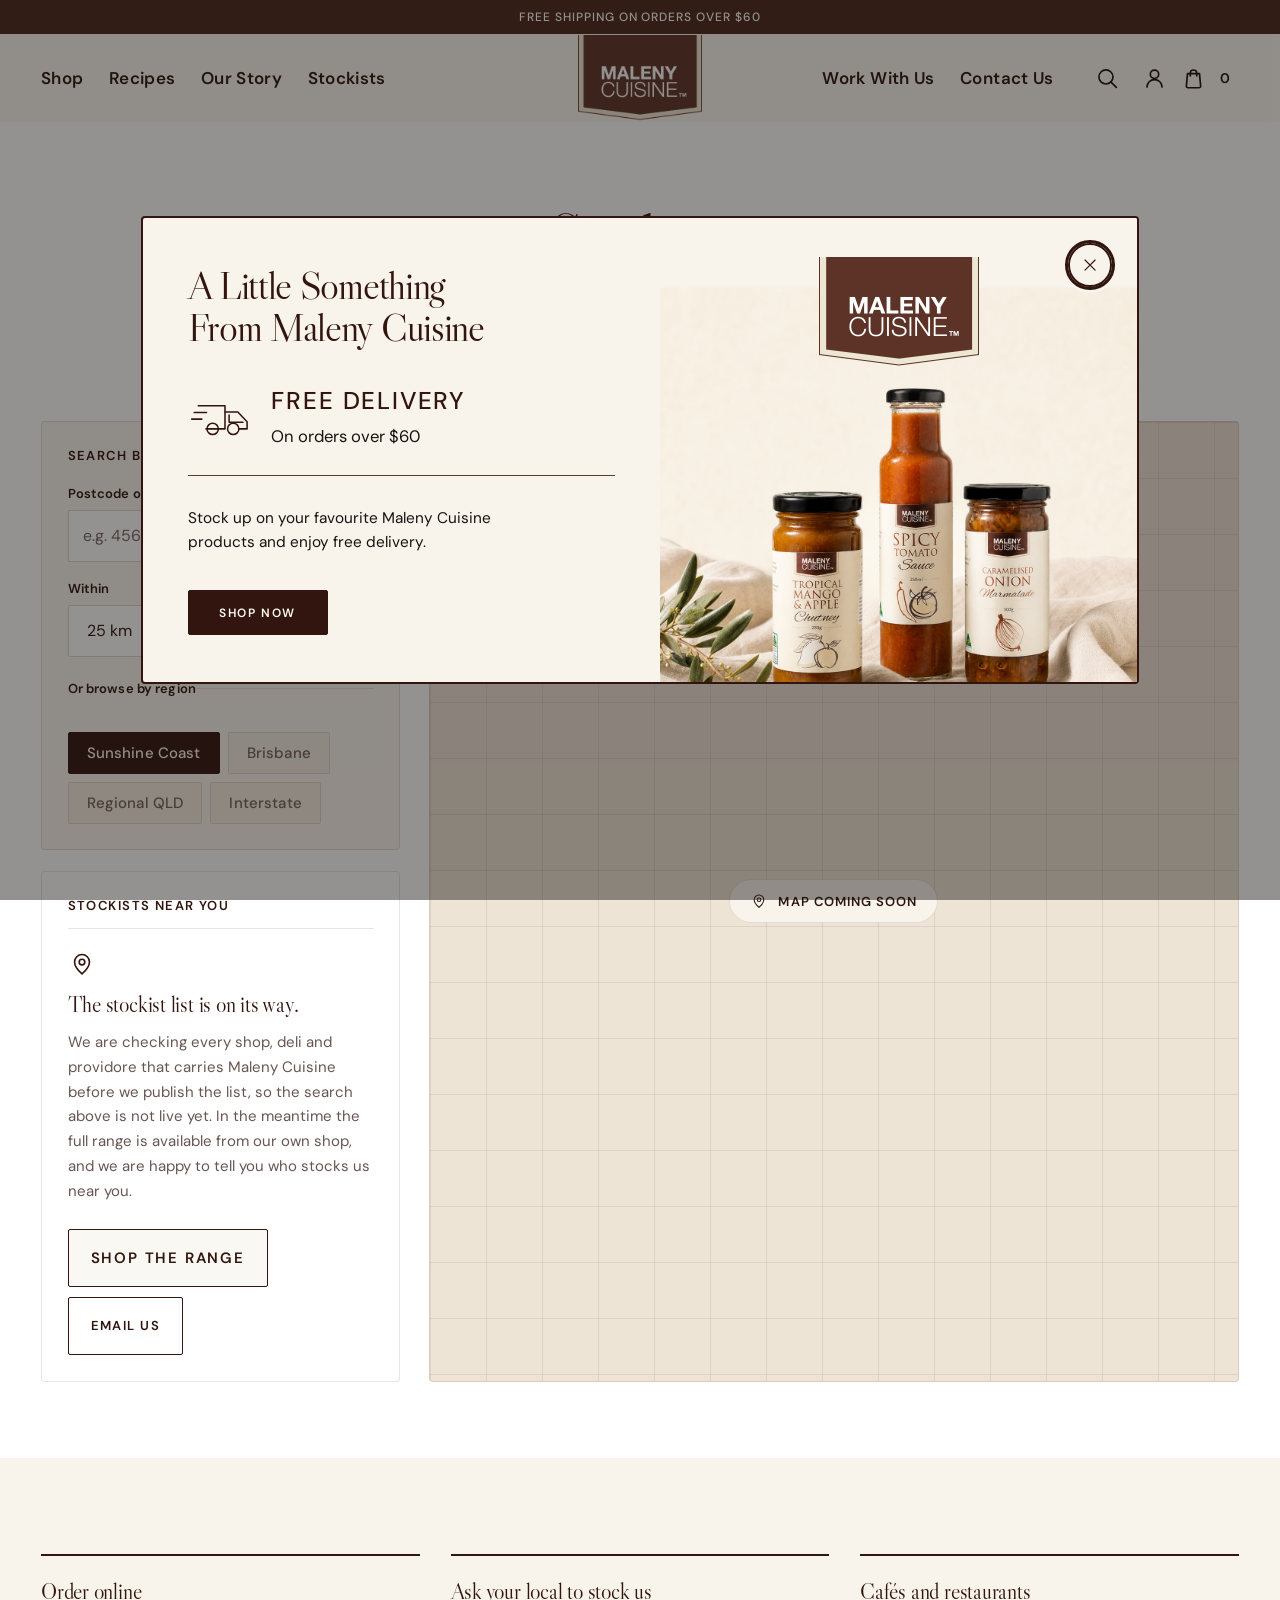
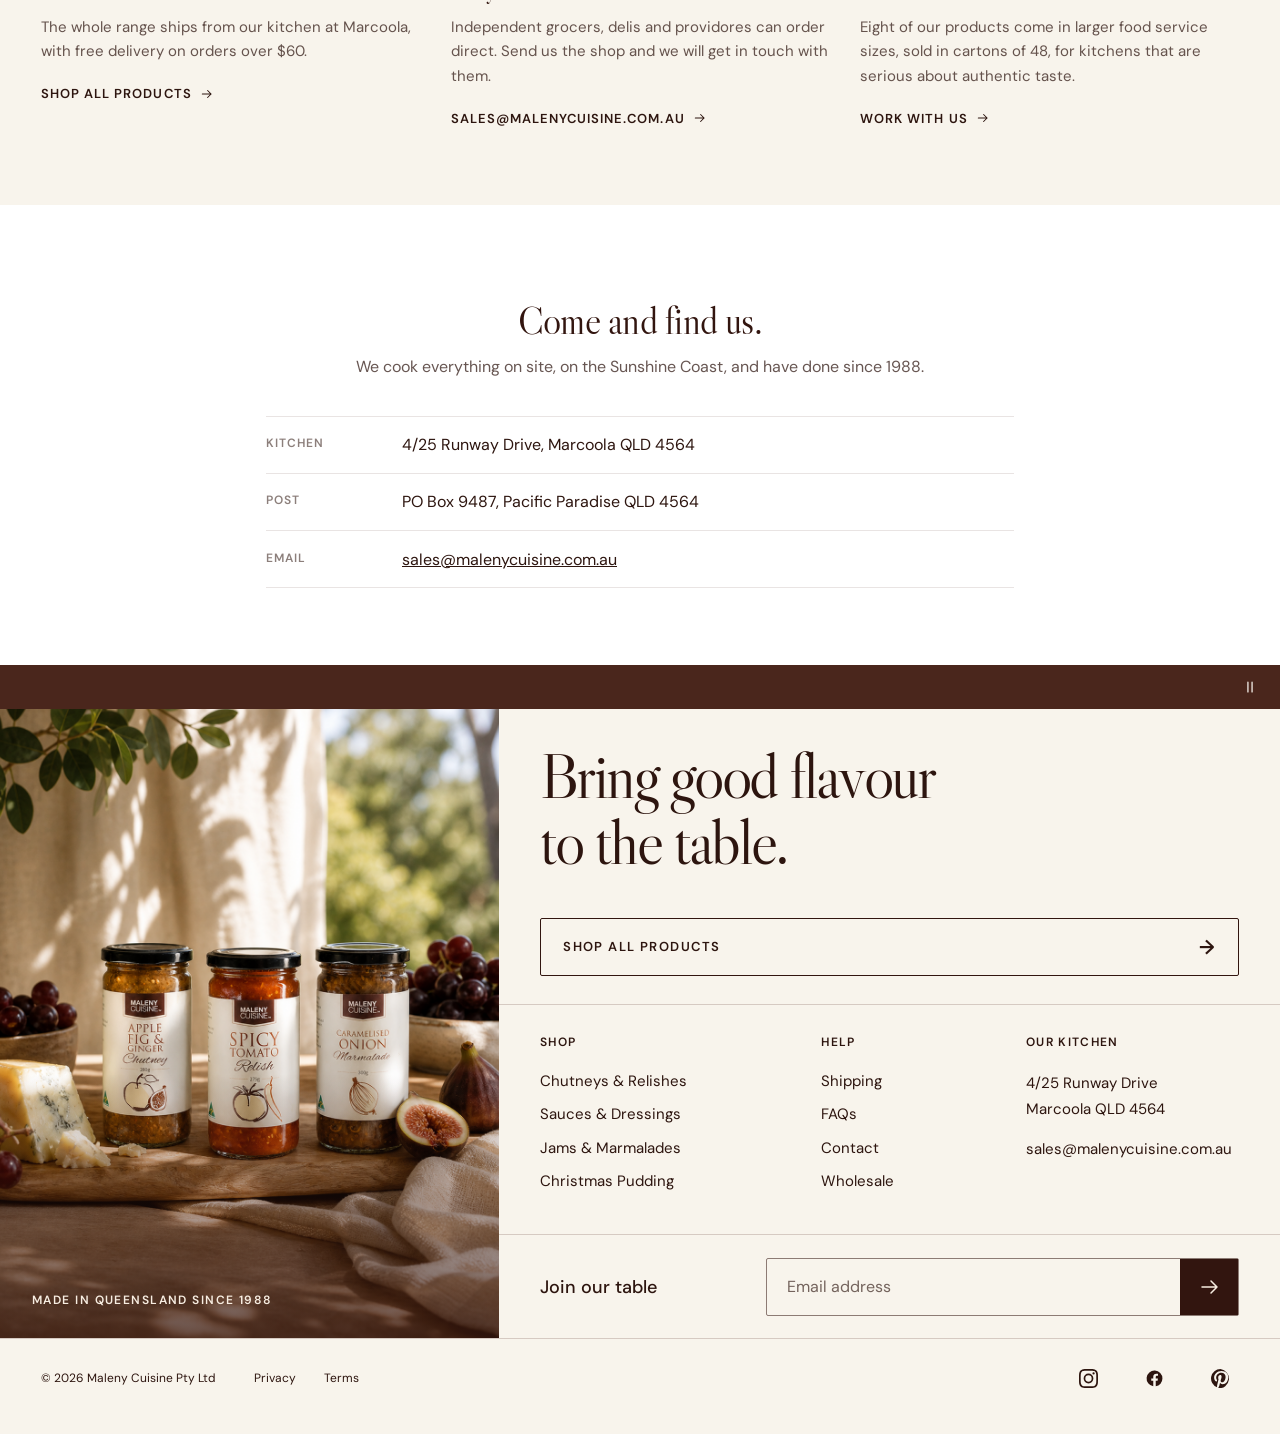
<file: stockists.html>
<!doctype html>
<html lang="en">
  <head>
    <meta charset="UTF-8" />
    <meta name="viewport" content="width=device-width, initial-scale=1.0" />

    <meta name="description" content="Find Maleny Cuisine near you, or order the range direct from our kitchen at Marcoola on Queensland&#39;s Sunshine Coast." />
    <title>Stockists — Maleny Cuisine</title>

    <link rel="preconnect" href="https://fonts.googleapis.com" />
    <link rel="preconnect" href="https://fonts.gstatic.com" crossorigin />
    <link
      href="https://fonts.googleapis.com/css2?family=DM+Sans:wght@400;500;600&family=Libre+Caslon+Display&family=Mrs+Saint+Delafield&display=swap"
      rel="stylesheet"
    />
    <link rel="stylesheet" href="styles.css" />
    <link rel="stylesheet" href="stockists.css" />
    <link rel="stylesheet" href="cart.css" />
  </head>

  <body>
    <!--
      THESIS: An interface, honestly empty. The stockist list has not been
      supplied, so the page shows the shape of the locator, says plainly that
      the search is not live yet, and spends the rest of its height on the
      three things a visitor can actually do today.
      OWN-WORLD: The shipped Maleny Cuisine system, unchanged. Ivory chrome and
      instruments, white content ground, cream for the map plate, fig-brown
      ink, one Caslon line per band, 2px and 4px corners, hairlines, flat at
      rest.
      STORY: A shopper looks for a shop near them, learns in one sentence that
      the list is coming, and leaves by the online shop, by asking their local
      to stock us, or by the food service line.
      FIRST VIEWPORT: Chrome, a short white header block, then the panel and
      the map plate side by side.
      FORM: Locator — controls left, plate right, on one ground.
      CONSTRAINT: UI only. No script is bound to these controls, and no shop
      name, address or opening hour is invented to make the panel look full.
    -->
    <a class="skip-link" href="#main-content">Skip to content</a>

    <!-- ==================================================================
         PROMOTION — site chrome. Delete the whole block on a page where the
         offer would be intrusive (checkout, policies). The script guards for
         its absence.
         ================================================================== -->
    <div class="promotion" data-promotion hidden>
      <section
        class="promotion__dialog"
        role="dialog"
        aria-modal="true"
        aria-labelledby="promotion-title"
        aria-describedby="promotion-description"
      >
        <button class="promotion__close" type="button" aria-label="Close promotion" data-promotion-close>
          <svg viewBox="0 0 48 48" aria-hidden="true" focusable="false">
            <path d="M13 13l22 22M35 13 13 35" />
          </svg>
        </button>

        <div class="promotion__copy">
          <h2 id="promotion-title">A Little Something<br />From Maleny Cuisine</h2>

          <div class="promotion__delivery">
            <svg class="promotion__truck" viewBox="0 0 132 82" aria-hidden="true" focusable="false">
              <path d="M7 45h20M12 32h24M20 19h52v45H35" />
              <path d="M72 31h25l18 19v14H99M80 37v14h27" />
              <circle cx="48" cy="64" r="11" />
              <circle cx="88" cy="64" r="11" />
            </svg>
            <div>
              <p class="promotion__offer">Free delivery</p>
              <p class="promotion__threshold">On orders over $60</p>
            </div>
          </div>

          <p class="promotion__description" id="promotion-description">
            Stock up on your favourite Maleny Cuisine<br class="promotion__desktop-break" />
            products and enjoy free delivery.
          </p>

          <a class="promotion__cta" href="index.html#shop" data-promotion-shop>Shop now</a>
        </div>

        <div class="promotion__visual" aria-hidden="true">
          <img
            class="promotion__scene promotion__scene--desktop"
            src="assets/images/generated/promotional-banners/promotion-product-scene-desktop-v2.png"
            alt=""
          />
          <img
            class="promotion__scene promotion__scene--mobile"
            src="assets/images/generated/promotional-banners/promotion-product-scene-mobile-v2.png"
            alt=""
          />
          <img class="promotion__logo" src="assets/images/logo.png" alt="" />
        </div>
      </section>
    </div>

    <!-- ==================================================================
         HEADER — site chrome. Do not restructure per page. The only per-page
         edit allowed here is adding aria-current="page" to the nav link for
         the section you are on.
         ================================================================== -->
    <header class="site-header">
      <div class="announcement">
        <p>Free Shipping on orders over $60</p>
      </div>

      <nav class="navigation" aria-label="Main navigation">
        <button
          class="icon-button menu-toggle"
          type="button"
          aria-label="Open menu"
          aria-controls="mobile-menu"
          aria-expanded="false"
        >
          <span></span>
          <span></span>
        </button>

        <ul class="nav-links nav-links--left">
          <li class="has-mega">
            <a href="index.html#shop" aria-expanded="false" aria-controls="mega-shop">Shop</a>
          </li>
          <li><a href="recipes.html">Recipes</a></li>
          <li><a href="index.html#story">Our Story</a></li>
          <li><a href="stockists.html" aria-current="page">Stockists</a></li>
        </ul>

        <a class="brand" href="index.html" aria-label="Maleny Cuisine home">
          <img src="assets/images/logo.png" alt="Maleny Cuisine" />
        </a>

        <div class="nav-end">
          <ul class="nav-links nav-links--right">
            <li><a href="index.html#work-with-us">Work With Us</a></li>
            <li><a href="index.html#contact">Contact Us</a></li>
          </ul>

          <div class="nav-actions">
            <button class="icon-button search-toggle" type="button" aria-label="Search" aria-expanded="false">
              <svg viewBox="0 0 24 24" aria-hidden="true">
                <circle cx="10.5" cy="10.5" r="6.75"></circle>
                <path d="M15.4 15.4 20.5 20.5"></path>
              </svg>
            </button>

            <a class="icon-button account-link" href="#account" aria-label="Your account">
              <svg viewBox="0 0 24 24" aria-hidden="true">
                <circle cx="12" cy="8" r="4"></circle>
                <path d="M4.75 20.25a7.25 7.25 0 0 1 14.5 0"></path>
              </svg>
            </a>

            <!-- A real link to the bag page, not a placeholder anchor: cart.js
                 takes the click over and opens the slide-out instead, so the
                 icon still leads somewhere with JavaScript off. -->
            <a class="icon-button bag-link" href="cart-b.html" aria-label="Shopping bag, 0 items">
              <svg viewBox="0 0 24 24" aria-hidden="true">
                <path d="M6.25 7.25h11.5l1.1 12a1.5 1.5 0 0 1-1.5 1.65H6.65a1.5 1.5 0 0 1-1.5-1.65l1.1-12Z"></path>
                <path d="M8.9 9.6V6.9a3.1 3.1 0 0 1 6.2 0v2.7"></path>
              </svg>
              <span class="bag-count" aria-hidden="true">0</span>
            </a>
          </div>
        </div>
      </nav>

      <div class="mega-menu" id="mega-shop" aria-hidden="true">
        <div class="mega-menu__inner">
          <div class="mega-menu__column">
            <ul class="mega-links">
              <li><a href="index.html#best-sellers">Best Sellers</a></li>
              <li><a href="index.html#chutneys">Chutneys</a></li>
              <li><a href="index.html#relishes">Relishes</a></li>
              <li><a href="index.html#sauces">Sauces</a></li>
              <li><a href="index.html#dressings">Salad Dressings</a></li>
              <li><a href="index.html#jams">Jams &amp; Marmalades</a></li>
              <li><a href="index.html#shop">Shop All</a></li>
            </ul>
          </div>

          <div class="mega-cards">
            <a class="mega-card" href="index.html#chutneys">
              <span class="mega-card__media">
                <img src="assets/images/Maleny-Cuisine-Chutneys.jpg" alt="" loading="lazy" />
              </span>
              <span class="mega-card__foot">
                <span class="mega-card__title">Chutneys &amp; Relishes</span>
                <span class="mega-card__arrow" aria-hidden="true">
                  <svg viewBox="0 0 24 24">
                    <circle cx="12" cy="12" r="10.25"></circle>
                    <path d="M8 12h8m-3.4-3.4L16 12l-3.4 3.4"></path>
                  </svg>
                </span>
              </span>
            </a>

            <a class="mega-card" href="index.html#sauces">
              <span class="mega-card__media">
                <img src="assets/images/Maleny-Cuisine-Sauces.jpg" alt="" loading="lazy" />
              </span>
              <span class="mega-card__foot">
                <span class="mega-card__title">Sauces &amp; Dressings</span>
                <span class="mega-card__arrow" aria-hidden="true">
                  <svg viewBox="0 0 24 24">
                    <circle cx="12" cy="12" r="10.25"></circle>
                    <path d="M8 12h8m-3.4-3.4L16 12l-3.4 3.4"></path>
                  </svg>
                </span>
              </span>
            </a>

            <a class="mega-card" href="index.html#jams">
              <span class="mega-card__media">
                <img src="assets/images/Maleny-Cuisine-Jams-Marmalades.jpg" alt="" loading="lazy" />
              </span>
              <span class="mega-card__foot">
                <span class="mega-card__title">Jams &amp; Marmalades</span>
                <span class="mega-card__arrow" aria-hidden="true">
                  <svg viewBox="0 0 24 24">
                    <circle cx="12" cy="12" r="10.25"></circle>
                    <path d="M8 12h8m-3.4-3.4L16 12l-3.4 3.4"></path>
                  </svg>
                </span>
              </span>
            </a>
          </div>
        </div>
      </div>

      <div class="search-panel" role="search" aria-hidden="true">
        <form class="search-form">
          <label for="site-search">Search Maleny Cuisine</label>
          <div class="search-field">
            <input id="site-search" name="q" type="search" placeholder="What are you looking for?" />
            <button type="submit">Search</button>
          </div>
        </form>
        <button class="search-close" type="button" aria-label="Close search">×</button>
      </div>

      <div class="mobile-menu" id="mobile-menu" aria-hidden="true">
        <form class="drawer-search" role="search">
          <svg viewBox="0 0 24 24" aria-hidden="true">
            <circle cx="10.5" cy="10.5" r="6.75"></circle>
            <path d="M15.4 15.4 20.5 20.5"></path>
          </svg>
          <input
            id="drawer-search-input"
            name="q"
            type="search"
            placeholder="Search for..."
            aria-label="Search Maleny Cuisine"
          />
        </form>

        <div class="drawer-tabs" role="tablist" aria-label="Menu sections">
          <button
            class="drawer-tab is-active"
            type="button"
            role="tab"
            id="tab-shop"
            aria-controls="panel-shop"
            aria-selected="true"
          >
            Shop All
          </button>
          <button
            class="drawer-tab"
            type="button"
            role="tab"
            id="tab-explore"
            aria-controls="panel-explore"
            aria-selected="false"
            tabindex="-1"
          >
            Explore
          </button>
        </div>

        <div class="drawer-panel is-active" id="panel-shop" role="tabpanel" aria-labelledby="tab-shop">
          <ul class="drawer-list">
            <li>
              <a class="drawer-card" href="index.html#best-sellers">
                <span class="drawer-card__text">
                  <span class="drawer-card__title">Best Sellers</span>
                  <span class="drawer-card__sub">The best of Maleny Cuisine</span>
                </span>
                <span class="drawer-card__thumb">
                  <img src="assets/images/Maleny-Cuisine-products.jpg" alt="" loading="lazy" />
                </span>
              </a>
            </li>
            <li>
              <a class="drawer-card" href="index.html#chutneys">
                <span class="drawer-card__text">
                  <span class="drawer-card__title">Chutneys</span>
                  <span class="drawer-card__sub">Slow-cooked in small batches</span>
                </span>
                <span class="drawer-card__thumb">
                  <img src="assets/images/Maleny-Cuisine-Chutneys.jpg" alt="" loading="lazy" />
                </span>
              </a>
            </li>
            <li>
              <a class="drawer-card" href="index.html#relishes">
                <span class="drawer-card__text">
                  <span class="drawer-card__title">Relishes</span>
                  <span class="drawer-card__sub">Tomato, onion &amp; eggplant</span>
                </span>
                <span class="drawer-card__thumb">
                  <img src="assets/images/Spicy-Tomato-Relish.jpg" alt="" loading="lazy" />
                </span>
              </a>
            </li>
            <li>
              <a class="drawer-card" href="index.html#sauces">
                <span class="drawer-card__text">
                  <span class="drawer-card__title">Sauces</span>
                  <span class="drawer-card__sub">BBQ, sweet chilli &amp; more</span>
                </span>
                <span class="drawer-card__thumb">
                  <img src="assets/images/Maleny-Cuisine-Sauces.jpg" alt="" loading="lazy" />
                </span>
              </a>
            </li>
            <li>
              <a class="drawer-card" href="index.html#dressings">
                <span class="drawer-card__text">
                  <span class="drawer-card__title">Salad Dressings</span>
                  <span class="drawer-card__sub">Italian, Thai &amp; sweet mustard</span>
                </span>
                <span class="drawer-card__thumb">
                  <img src="assets/images/Maleny-Cuisine-Salad-Dressings.jpg" alt="" loading="lazy" />
                </span>
              </a>
            </li>
            <li>
              <a class="drawer-card" href="index.html#jams">
                <span class="drawer-card__text">
                  <span class="drawer-card__title">Jams &amp; Marmalades</span>
                  <span class="drawer-card__sub">Fruit picked at its best</span>
                </span>
                <span class="drawer-card__thumb">
                  <img src="assets/images/Maleny-Cuisine-Jams-Marmalades.jpg" alt="" loading="lazy" />
                </span>
              </a>
            </li>
            <li>
              <a class="drawer-card" href="index.html#shop">
                <span class="drawer-card__text">
                  <span class="drawer-card__title">Shop All</span>
                  <span class="drawer-card__sub">Browse the full range</span>
                </span>
                <span class="drawer-card__thumb">
                  <img src="assets/images/Grazing-Platter-1.jpg" alt="" loading="lazy" />
                </span>
              </a>
            </li>
          </ul>
        </div>

        <div class="drawer-panel" id="panel-explore" role="tabpanel" aria-labelledby="tab-explore" hidden>
          <ul class="drawer-list">
            <li>
              <a class="drawer-card" href="recipes.html">
                <span class="drawer-card__text">
                  <span class="drawer-card__title">Recipes</span>
                  <span class="drawer-card__sub">Ideas for every jar</span>
                </span>
                <span class="drawer-card__thumb">
                  <img src="assets/images/hover/Recipes-Home-Page-Image.jpg" alt="" loading="lazy" />
                </span>
              </a>
            </li>
            <li>
              <a class="drawer-card" href="index.html#story">
                <span class="drawer-card__text">
                  <span class="drawer-card__title">Our Story</span>
                  <span class="drawer-card__sub">Made on the Sunshine Coast</span>
                </span>
                <span class="drawer-card__thumb">
                  <img src="assets/images/ABOUT-US.jpeg" alt="" loading="lazy" />
                </span>
              </a>
            </li>
            <li>
              <a class="drawer-card" href="stockists.html">
                <span class="drawer-card__text">
                  <span class="drawer-card__title">Stockists</span>
                  <span class="drawer-card__sub">Find us near you</span>
                </span>
                <span class="drawer-card__thumb">
                  <img src="assets/images/chutney-cheese-fruit.jpg" alt="" loading="lazy" />
                </span>
              </a>
            </li>
            <li>
              <a class="drawer-card" href="index.html#work-with-us">
                <span class="drawer-card__text">
                  <span class="drawer-card__title">Work With Us</span>
                  <span class="drawer-card__sub">Wholesale &amp; food service</span>
                </span>
                <span class="drawer-card__thumb">
                  <img src="assets/images/FOOD-SERVICE_IMAGE-1.jpg" alt="" loading="lazy" />
                </span>
              </a>
            </li>
            <li>
              <a class="drawer-card" href="index.html#contact">
                <span class="drawer-card__text">
                  <span class="drawer-card__title">Contact Us</span>
                  <span class="drawer-card__sub">We would love to hear from you</span>
                </span>
                <span class="drawer-card__thumb">
                  <img src="assets/images/Grazing-Platter-1.jpg" alt="" loading="lazy" />
                </span>
              </a>
            </li>
          </ul>
        </div>

        <a class="mobile-menu__account" href="#account">My account</a>
      </div>
    </header>

    <main id="main-content">
      <!--
        UI ONLY. There is no store locator behind this page and no stockist
        list to show yet: the client's list lives in the old site's plugin
        database and has not been supplied. So nothing here pretends to work.
        The search field and the region chips are real, labelled, focusable
        controls with no script bound to them, the results column stands in its
        empty state, and the map is an empty plate rather than a fake one. When
        the list arrives, the panel below fills and the controls get wired —
        the shape does not have to change.
        Under no circumstances should placeholder shop names, addresses or
        opening hours be written into this page to make it look finished.
      -->
      <section class="page-hero" aria-labelledby="stockists-title">
        <h1 class="page-hero__title" id="stockists-title">Stockists</h1>
        <p class="page-hero__lede">
          To find a stockist near you, type your postcode into the location box, or
          scroll through the stockists list.
        </p>
      </section>

      <section class="locator" aria-labelledby="locator-title">
        <h2 class="visually-hidden" id="locator-title">Stockist locator</h2>

        <div class="locator__layout">
          <!-- The control column. A form with no action: it posts nowhere, and
               the status line under it says so in plain words rather than
               letting a shopper press the button and wonder. -->
          <div class="locator__panel">
            <form class="locator-search" aria-labelledby="locator-search-title">
              <h3 class="locator-search__title" id="locator-search-title">Search by postcode</h3>

              <div class="locator-search__field">
                <label class="locator-search__label" for="locator-postcode">Postcode or suburb</label>
                <div class="locator-search__row">
                  <input
                    class="locator-search__input"
                    id="locator-postcode"
                    name="postcode"
                    type="search"
                    inputmode="text"
                    autocomplete="postal-code"
                    placeholder="e.g. 4564"
                  />
                  <button class="button locator-search__button" type="submit">Search</button>
                </div>
              </div>

              <div class="locator-search__field">
                <label class="locator-search__label" for="locator-distance">Within</label>
                <select class="locator-search__select" id="locator-distance" name="distance">
                  <option value="10">10 km</option>
                  <option value="25" selected>25 km</option>
                  <option value="50">50 km</option>
                  <option value="100">100 km</option>
                </select>
              </div>

              <fieldset class="locator-regions">
                <legend class="locator-regions__legend">Or browse by region</legend>
                <div class="locator-regions__chips">
                  <label class="collection-chip locator-chip">
                    <input type="radio" name="region" value="sunshine-coast" checked />
                    <span>Sunshine Coast</span>
                  </label>
                  <label class="collection-chip locator-chip">
                    <input type="radio" name="region" value="brisbane" />
                    <span>Brisbane</span>
                  </label>
                  <label class="collection-chip locator-chip">
                    <input type="radio" name="region" value="regional-qld" />
                    <span>Regional QLD</span>
                  </label>
                  <label class="collection-chip locator-chip">
                    <input type="radio" name="region" value="interstate" />
                    <span>Interstate</span>
                  </label>
                </div>
              </fieldset>
            </form>

            <!-- The results column, standing in its empty state. It is a live
                 region already, so the day the search is wired the first result
                 set is announced without any further markup change. -->
            <div class="locator-results" role="status" aria-live="polite">
              <h3 class="locator-results__title">Stockists near you</h3>

              <div class="locator-results__empty">
                <svg class="locator-results__icon" viewBox="0 0 24 24" aria-hidden="true" focusable="false">
                  <path d="M12 20.5s6.4-5.6 6.4-10.2a6.4 6.4 0 1 0-12.8 0C5.6 14.9 12 20.5 12 20.5Z" />
                  <circle cx="12" cy="10.3" r="2.4" />
                </svg>
                <p class="locator-results__lead">The stockist list is on its way.</p>
                <p class="locator-results__copy">
                  We are checking every shop, deli and providore that carries Maleny
                  Cuisine before we publish the list, so the search above is not live
                  yet. In the meantime the full range is available from our own shop, and
                  we are happy to tell you who stocks us near you.
                </p>
                <div class="locator-results__actions">
                  <a class="button" href="archive-a.html">Shop the range</a>
                  <a class="outline-button" href="mailto:sales@malenycuisine.com.au">Email us</a>
                </div>
              </div>
            </div>
          </div>

          <!-- The map plate. Decorative and empty on purpose: a fake map with
               fake pins would be a claim about where we are sold. It holds the
               space the real map will take, at the height it will take. -->
          <div class="locator__map" aria-hidden="true">
            <div class="locator-map">
              <div class="locator-map__grid"></div>
              <div class="locator-map__badge">
                <svg viewBox="0 0 24 24" focusable="false">
                  <path d="M12 20.5s6.4-5.6 6.4-10.2a6.4 6.4 0 1 0-12.8 0C5.6 14.9 12 20.5 12 20.5Z" />
                  <circle cx="12" cy="10.3" r="2.4" />
                </svg>
                <span>Map coming soon</span>
              </div>
            </div>
          </div>
        </div>
      </section>

      <!-- Three real answers to the three things a shopper does next when the
           locator cannot help them yet. Every fact in this band is from the
           client's own pages: the Marcoola address, the sales address, the
           food service range and its carton size. -->
      <section class="stockist-help" aria-labelledby="stockist-help-title">
        <h2 class="visually-hidden" id="stockist-help-title">Other ways to buy</h2>

        <ul class="stockist-help__grid">
          <li class="help-card">
            <h3 class="help-card__title">Order online</h3>
            <p class="help-card__copy">
              The whole range ships from our kitchen at Marcoola, with free delivery on
              orders over $60.
            </p>
            <a class="link-wipe help-card__link" href="archive-a.html">
              Shop all products
              <svg class="help-card__arrow" viewBox="0 0 24 24" aria-hidden="true" focusable="false">
                <path d="M4 12h15M13 6l6 6-6 6" />
              </svg>
            </a>
          </li>

          <li class="help-card">
            <h3 class="help-card__title">Ask your local to stock us</h3>
            <p class="help-card__copy">
              Independent grocers, delis and providores can order direct. Send us the shop
              and we will get in touch with them.
            </p>
            <a class="link-wipe help-card__link" href="mailto:sales@malenycuisine.com.au">
              sales@malenycuisine.com.au
              <svg class="help-card__arrow" viewBox="0 0 24 24" aria-hidden="true" focusable="false">
                <path d="M4 12h15M13 6l6 6-6 6" />
              </svg>
            </a>
          </li>

          <li class="help-card">
            <h3 class="help-card__title">Cafés and restaurants</h3>
            <p class="help-card__copy">
              Eight of our products come in larger food service sizes, sold in cartons of
              48, for kitchens that are serious about authentic taste.
            </p>
            <a class="link-wipe help-card__link" href="index.html#work-with-us">
              Work with us
              <svg class="help-card__arrow" viewBox="0 0 24 24" aria-hidden="true" focusable="false">
                <path d="M4 12h15M13 6l6 6-6 6" />
              </svg>
            </a>
          </li>
        </ul>
      </section>

      <section class="stockist-contact" aria-labelledby="stockist-contact-title">
        <div class="stockist-contact__inner">
          <h2 class="stockist-contact__title" id="stockist-contact-title">Come and find us.</h2>
          <p class="stockist-contact__lede">
            We cook everything on site, on the Sunshine Coast, and have done since 1988.
          </p>

          <dl class="stockist-contact__details">
            <div class="stockist-contact__row">
              <dt>Kitchen</dt>
              <dd>4/25 Runway Drive, Marcoola QLD 4564</dd>
            </div>
            <div class="stockist-contact__row">
              <dt>Post</dt>
              <dd>PO Box 9487, Pacific Paradise QLD 4564</dd>
            </div>
            <div class="stockist-contact__row">
              <dt>Email</dt>
              <dd><a href="mailto:sales@malenycuisine.com.au">sales@malenycuisine.com.au</a></dd>
            </div>
          </dl>
        </div>
      </section>
    </main>

    <!-- ==================================================================
         FOOTER — site chrome. Do not restructure per page.
         ================================================================== -->
    <footer class="footer footer--split">
      <!-- The page opens on a Chocolate bar and now closes on one. Six things a
           shopper wants settled before they leave, short enough that a normal
           screen holds all six at once. Every claim here is documented in
           PRODUCT.md. Nothing on this bar may become a shipping promise, a
           rating, an award or a dietary claim — regulated dietary text has to
           stand still on a pale ground.
           The set is repeated three times: copies two and three are hidden from
           assistive tech and out of the tab order, and they are in the markup so
           the loop closes without script and never runs short on a wide screen. -->
      <section class="assurance" aria-labelledby="assurance-title">
        <h2 class="visually-hidden" id="assurance-title">Why shop with Maleny Cuisine</h2>

        <div class="assurance__viewport">
          <ul class="assurance__track" data-assurance-track>
            <li class="assurance__item">
              <svg class="assurance__icon" viewBox="0 0 24 24" aria-hidden="true" focusable="false">
                <path d="M3.5 7.5 12 3.5l8.5 4v9L12 20.5l-8.5-4v-9Z" />
                <path d="M3.5 7.5 12 11.5l8.5-4" />
                <path d="M12 11.5v9" />
              </svg>
              Free shipping over $60
            </li>

            <li class="assurance__item">
              <svg class="assurance__icon" viewBox="0 0 24 24" aria-hidden="true" focusable="false">
                <path d="M4 10.5 12 4l8 6.5" />
                <path d="M5.75 9.4V20h12.5V9.4" />
                <path d="M9.75 20v-6h4.5v6" />
              </svg>
              Since 1988
            </li>

            <li class="assurance__item">
              <svg class="assurance__icon" viewBox="0 0 24 24" aria-hidden="true" focusable="false">
                <path d="M3.5 10.5h17a8.5 8.5 0 0 1-17 0Z" />
                <path d="M15 10.5 17.6 4" />
              </svg>
              Made by hand
            </li>

            <li class="assurance__item">
              <svg class="assurance__icon" viewBox="0 0 24 24" aria-hidden="true" focusable="false">
                <path d="M12 20.5s6.4-5.6 6.4-10.2a6.4 6.4 0 1 0-12.8 0C5.6 14.9 12 20.5 12 20.5Z" />
                <circle cx="12" cy="10.3" r="2.4" />
              </svg>
              Made in Queensland
            </li>

            <li class="assurance__item">
              <svg class="assurance__icon" viewBox="0 0 24 24" aria-hidden="true" focusable="false">
                <path d="M20 4c0 9-5 13-11 13a5.5 5.5 0 0 1 0-11c4 0 7-1 11-2Z" />
                <path d="M4 20c3.4-4.4 6.9-7 11.8-8.9" />
              </svg>
              Local produce
            </li>

            <li class="assurance__item">
              <svg class="assurance__icon" viewBox="0 0 24 24" aria-hidden="true" focusable="false">
                <path d="M8.4 3.5h7.2v2.6l1.5 2.2V18a2 2 0 0 1-2 2H8.9a2 2 0 0 1-2-2V8.3l1.5-2.2V3.5Z" />
                <path d="M6.9 10.4h10.2" />
              </svg>
              Preservative free
            </li>

            <li class="assurance__item assurance__item--clone" aria-hidden="true">
              <svg class="assurance__icon" viewBox="0 0 24 24" focusable="false">
                <path d="M3.5 7.5 12 3.5l8.5 4v9L12 20.5l-8.5-4v-9Z" />
                <path d="M3.5 7.5 12 11.5l8.5-4" />
                <path d="M12 11.5v9" />
              </svg>
              Free shipping over $60
            </li>

            <li class="assurance__item assurance__item--clone" aria-hidden="true">
              <svg class="assurance__icon" viewBox="0 0 24 24" focusable="false">
                <path d="M4 10.5 12 4l8 6.5" />
                <path d="M5.75 9.4V20h12.5V9.4" />
                <path d="M9.75 20v-6h4.5v6" />
              </svg>
              Since 1988
            </li>

            <li class="assurance__item assurance__item--clone" aria-hidden="true">
              <svg class="assurance__icon" viewBox="0 0 24 24" focusable="false">
                <path d="M3.5 10.5h17a8.5 8.5 0 0 1-17 0Z" />
                <path d="M15 10.5 17.6 4" />
              </svg>
              Made by hand
            </li>

            <li class="assurance__item assurance__item--clone" aria-hidden="true">
              <svg class="assurance__icon" viewBox="0 0 24 24" focusable="false">
                <path d="M12 20.5s6.4-5.6 6.4-10.2a6.4 6.4 0 1 0-12.8 0C5.6 14.9 12 20.5 12 20.5Z" />
                <circle cx="12" cy="10.3" r="2.4" />
              </svg>
              Made in Queensland
            </li>

            <li class="assurance__item assurance__item--clone" aria-hidden="true">
              <svg class="assurance__icon" viewBox="0 0 24 24" focusable="false">
                <path d="M20 4c0 9-5 13-11 13a5.5 5.5 0 0 1 0-11c4 0 7-1 11-2Z" />
                <path d="M4 20c3.4-4.4 6.9-7 11.8-8.9" />
              </svg>
              Local produce
            </li>

            <li class="assurance__item assurance__item--clone" aria-hidden="true">
              <svg class="assurance__icon" viewBox="0 0 24 24" focusable="false">
                <path d="M8.4 3.5h7.2v2.6l1.5 2.2V18a2 2 0 0 1-2 2H8.9a2 2 0 0 1-2-2V8.3l1.5-2.2V3.5Z" />
                <path d="M6.9 10.4h10.2" />
              </svg>
              Preservative free
            </li>

            <li class="assurance__item assurance__item--clone" aria-hidden="true">
              <svg class="assurance__icon" viewBox="0 0 24 24" focusable="false">
                <path d="M3.5 7.5 12 3.5l8.5 4v9L12 20.5l-8.5-4v-9Z" />
                <path d="M3.5 7.5 12 11.5l8.5-4" />
                <path d="M12 11.5v9" />
              </svg>
              Free shipping over $60
            </li>

            <li class="assurance__item assurance__item--clone" aria-hidden="true">
              <svg class="assurance__icon" viewBox="0 0 24 24" focusable="false">
                <path d="M4 10.5 12 4l8 6.5" />
                <path d="M5.75 9.4V20h12.5V9.4" />
                <path d="M9.75 20v-6h4.5v6" />
              </svg>
              Since 1988
            </li>

            <li class="assurance__item assurance__item--clone" aria-hidden="true">
              <svg class="assurance__icon" viewBox="0 0 24 24" focusable="false">
                <path d="M3.5 10.5h17a8.5 8.5 0 0 1-17 0Z" />
                <path d="M15 10.5 17.6 4" />
              </svg>
              Made by hand
            </li>

            <li class="assurance__item assurance__item--clone" aria-hidden="true">
              <svg class="assurance__icon" viewBox="0 0 24 24" focusable="false">
                <path d="M12 20.5s6.4-5.6 6.4-10.2a6.4 6.4 0 1 0-12.8 0C5.6 14.9 12 20.5 12 20.5Z" />
                <circle cx="12" cy="10.3" r="2.4" />
              </svg>
              Made in Queensland
            </li>

            <li class="assurance__item assurance__item--clone" aria-hidden="true">
              <svg class="assurance__icon" viewBox="0 0 24 24" focusable="false">
                <path d="M20 4c0 9-5 13-11 13a5.5 5.5 0 0 1 0-11c4 0 7-1 11-2Z" />
                <path d="M4 20c3.4-4.4 6.9-7 11.8-8.9" />
              </svg>
              Local produce
            </li>

            <li class="assurance__item assurance__item--clone" aria-hidden="true">
              <svg class="assurance__icon" viewBox="0 0 24 24" focusable="false">
                <path d="M8.4 3.5h7.2v2.6l1.5 2.2V18a2 2 0 0 1-2 2H8.9a2 2 0 0 1-2-2V8.3l1.5-2.2V3.5Z" />
                <path d="M6.9 10.4h10.2" />
              </svg>
              Preservative free
            </li>
          </ul>
        </div>

        <button
          class="icon-button assurance__pause"
          type="button"
          data-assurance-pause
          aria-pressed="false"
          aria-label="Pause the moving information bar"
        >
          <span class="assurance__pause-icon assurance__pause-icon--pause" aria-hidden="true">
            <svg viewBox="0 0 24 24" role="presentation" focusable="false">
              <path d="M9.25 5.5v13M14.75 5.5v13" />
            </svg>
          </span>
          <span class="assurance__pause-icon assurance__pause-icon--play" aria-hidden="true">
            <svg viewBox="0 0 24 24" role="presentation" focusable="false">
              <path d="M8 5.6v12.8L18.4 12 8 5.6Z" />
            </svg>
          </span>
        </button>
      </section>

      <div class="split-image">
        <img
          src="assets/images/generated/footer-last-serving-three-products.png"
          alt="Apple Fig &amp; Ginger Chutney, Spicy Tomato Relish and Caramelised Onion Marmalade on a board with cheese, figs and grapes"
          width="1131"
          height="1440"
          loading="lazy"
          decoding="async"
        />
        <p>Made in Queensland since 1988</p>
      </div>

      <div class="split-content">
        <section class="split-lead" aria-labelledby="split-title">
          <h2 id="split-title">Bring good flavour<br />to the table.</h2>
          <a class="outline-button" href="index.html#shop">
            Shop all products <span aria-hidden="true">&rarr;</span>
          </a>
        </section>

        <div class="split-links">
          <nav class="footer-links" aria-label="Shop">
            <p class="footer-label">Shop</p>
            <a href="index.html#shop">Chutneys &amp; Relishes</a>
            <a href="index.html#shop">Sauces &amp; Dressings</a>
            <a href="index.html#shop">Jams &amp; Marmalades</a>
            <a href="index.html#shop">Christmas Pudding</a>
          </nav>

          <nav class="footer-links" aria-label="Help">
            <p class="footer-label">Help</p>
            <a href="#shipping">Shipping</a>
            <a href="#faqs">FAQs</a>
            <a href="#contact">Contact</a>
            <a href="#work-with-us">Wholesale</a>
          </nav>

          <div class="split-contact">
            <p class="footer-label">Our kitchen</p>
            <address>
              4/25 Runway Drive<br />
              Marcoola QLD 4564
            </address>
            <a href="mailto:sales@malenycuisine.com.au">sales@malenycuisine.com.au</a>
          </div>
        </div>

        <section class="split-newsletter" aria-labelledby="split-newsletter-title">
          <h3 id="split-newsletter-title">Join our table</h3>
          <form class="newsletter" action="#" method="post">
            <label class="visually-hidden" for="split-email">Email address</label>
            <input
              id="split-email"
              name="email"
              type="email"
              autocomplete="email"
              placeholder="Email address"
            />
            <button type="submit" aria-label="Join our email list">
              <svg viewBox="0 0 24 24" aria-hidden="true" focusable="false">
                <path d="M4 12h15M13 6l6 6-6 6" />
              </svg>
            </button>
          </form>
        </section>
      </div>

      <div class="footer-base footer-base--split">
        <p>&copy; <span data-year>2026</span> Maleny Cuisine Pty Ltd</p>
        <nav class="footer-base__legal" aria-label="Legal">
          <a href="#privacy">Privacy</a>
          <a href="#terms">Terms</a>
        </nav>
        <nav class="footer-base__social" aria-label="Social media">
          <a href="https://www.instagram.com/" target="_blank" rel="noopener">
            <svg viewBox="0 0 24 24" aria-hidden="true" focusable="false">
              <path
                d="M12 2.16c3.2 0 3.58.01 4.85.07 1.17.05 1.8.25 2.23.41.56.22.96.48 1.38.9.42.42.68.82.9 1.38.16.42.36 1.06.41 2.23.06 1.27.07 1.65.07 4.85s-.01 3.58-.07 4.85c-.05 1.17-.25 1.8-.41 2.23-.22.56-.48.96-.9 1.38-.42.42-.82.68-1.38.9-.42.16-1.06.36-2.23.41-1.27.06-1.65.07-4.85.07s-3.58-.01-4.85-.07c-1.17-.05-1.8-.25-2.23-.41-.56-.22-.96-.48-1.38-.9-.42-.42-.68-.82-.9-1.38-.16-.42-.36-1.06-.41-2.23-.06-1.27-.07-1.65-.07-4.85s.01-3.58.07-4.85c.05-1.17.25-1.8.41-2.23.22-.56.48-.96.9-1.38.42-.42.82-.68 1.38-.9.42-.16 1.06-.36 2.23-.41 1.27-.06 1.65-.07 4.85-.07M12 0C8.74 0 8.33.01 7.05.07 5.78.13 4.9.33 4.14.63c-.79.3-1.46.72-2.13 1.38C1.35 2.68.93 3.35.63 4.14.33 4.9.13 5.78.07 7.05.01 8.33 0 8.74 0 12s.01 3.67.07 4.95c.06 1.27.26 2.15.56 2.91.3.79.72 1.46 1.38 2.13.67.66 1.34 1.08 2.13 1.38.76.3 1.64.5 2.91.56C8.33 23.99 8.74 24 12 24s3.67-.01 4.95-.07c1.27-.06 2.15-.26 2.91-.56.79-.3 1.46-.72 2.13-1.38.66-.67 1.08-1.34 1.38-2.13.3-.76.5-1.64.56-2.91.06-1.28.07-1.69.07-4.95s-.01-3.67-.07-4.95c-.06-1.27-.26-2.15-.56-2.91-.3-.79-.72-1.46-1.38-2.13C21.32 1.35 20.65.93 19.86.63c-.76-.3-1.64-.5-2.91-.56C15.67.01 15.26 0 12 0zm0 5.84a6.16 6.16 0 1 0 0 12.32 6.16 6.16 0 0 0 0-12.32zM12 16a4 4 0 1 1 0-8 4 4 0 0 1 0 8zm7.85-10.4a1.44 1.44 0 1 1-2.88 0 1.44 1.44 0 0 1 2.88 0z"
              />
            </svg>
            <span class="visually-hidden">Instagram</span>
          </a>
          <a href="https://www.facebook.com/" target="_blank" rel="noopener">
            <svg viewBox="0 0 24 24" aria-hidden="true" focusable="false">
              <path
                d="M22 12a10 10 0 1 0-11.56 9.88v-6.99H7.9V12h2.54V9.8c0-2.5 1.49-3.89 3.77-3.89 1.09 0 2.24.2 2.24.2v2.46h-1.26c-1.24 0-1.63.77-1.63 1.56V12h2.78l-.45 2.89h-2.33v6.99A10 10 0 0 0 22 12z"
              />
            </svg>
            <span class="visually-hidden">Facebook</span>
          </a>
          <a href="https://www.pinterest.com/" target="_blank" rel="noopener">
            <svg viewBox="0 0 24 24" aria-hidden="true" focusable="false">
              <path
                d="M12 0a12 12 0 0 0-4.37 23.17c-.06-.9-.01-1.98.22-2.96.25-1.05 1.68-7.1 1.68-7.1s-.42-.83-.42-2.06c0-1.93 1.12-3.37 2.51-3.37 1.18 0 1.76.89 1.76 1.96 0 1.19-.76 2.98-1.15 4.63-.33 1.39.69 2.52 2.06 2.52 2.48 0 4.14-3.18 4.14-6.95 0-2.86-1.93-5.01-5.44-5.01-3.97 0-6.44 2.96-6.44 6.27 0 1.14.34 1.95.86 2.57.24.29.28.4.19.73-.06.24-.21.83-.27 1.06-.09.34-.36.46-.66.33-1.85-.75-2.71-2.78-2.71-5.06 0-3.76 3.17-8.27 9.46-8.27 5.06 0 8.39 3.66 8.39 7.59 0 5.2-2.89 9.08-7.15 9.08-1.43 0-2.78-.77-3.24-1.65l-.88 3.49c-.32 1.15-.94 2.3-1.51 3.2A12 12 0 1 0 12 0z"
              />
            </svg>
            <span class="visually-hidden">Pinterest</span>
          </a>
        </nav>
      </div>
    </footer>

    <!-- ==================================================================
         THE BAG — site chrome for any page that sells.

         Two parts. First the record: an empty list that cart.js appends a line
         to each time a jar is added. It is markup rather than script state for
         the same reason the bag page's list is, and it is hidden because this
         page has no room to show a bag — the panel below is its only view.

         Then the panel itself, copied whole from cart-b.html. The header's bag
         icon is a real link to that page, so with JavaScript off the bag still
         works; with it, the link opens this instead, and so does Add to cart.
         ================================================================== -->
    <ul class="bag-store" data-cart hidden></ul>
    <p class="visually-hidden" data-cart-status role="status" aria-live="polite" aria-atomic="true"></p>

    <div class="mini-bag" id="mini-bag" data-mini-bag aria-hidden="true">
      <div class="mini-bag__scrim" data-mini-scrim></div>

      <section class="mini-bag__panel" role="dialog" aria-modal="true" aria-labelledby="mini-bag-title">
        <header class="mini-bag__head">
          <h2 class="mini-bag__title" id="mini-bag-title">Your bag</h2>
          <button class="icon-button" type="button" data-mini-close aria-label="Close bag">
            <svg viewBox="0 0 24 24" aria-hidden="true" focusable="false"><path d="M6 6l12 12M18 6 6 18" /></svg>
          </button>
        </header>

        <div class="mini-bag__body">
          <ul class="mini-bag__list" data-mini-list hidden></ul>

          <!-- The bag starts empty on this page, so this is the state that
               ships visible and the foot below it ships hidden. -->
          <!-- The one page where "Shop all products" would be a link back to
               itself. The range is already behind the panel, so the button
               closes it rather than navigating anywhere. -->
          <div class="mini-bag__empty" data-mini-empty>
            <p>Your bag is empty. The whole range is right behind this panel.</p>
            <button class="outline-button" type="button" data-mini-close>
              Keep shopping <span aria-hidden="true">&rarr;</span>
            </button>
          </div>
        </div>

        <div class="mini-bag__foot" data-mini-foot hidden>
          <div class="delivery-meter" data-delivery-meter>
            <p class="delivery-meter__text" data-meter-text>
              <span class="delivery-meter__amount">$60.00</span> more and delivery is free — the offer
              applies to orders over $60.
            </p>
            <div class="delivery-meter__track" aria-hidden="true">
              <div class="delivery-meter__fill" data-meter-fill style="--meter-progress: 0"></div>
            </div>
          </div>

          <dl class="mini-bag__subtotal">
            <dt>Subtotal</dt>
            <dd data-subtotal>$0.00</dd>
          </dl>

          <!-- Two routes to the same money: the full checkout, and the direct
               one that skips it. Both are dead anchors in this prototype until
               a payment provider exists. -->
          <div class="mini-bag__actions">
            <a class="button cart-checkout" href="checkout.html">Proceed to checkout</a>
            <a class="button cart-checkout cart-pay" href="#payment">
              <svg class="cart-pay__icon" viewBox="0 0 24 24" aria-hidden="true" focusable="false">
                <rect x="4" y="10.5" width="16" height="9.5" rx="1.5" />
                <path d="M8 10.5V7a4 4 0 0 1 8 0v3.5" />
              </svg>
              Pay now
            </a>
          </div>
        </div>
      </section>
    </div>

    <script src="script.js"></script>
    <script src="cart.js"></script>
  </body>
</html>
</file>
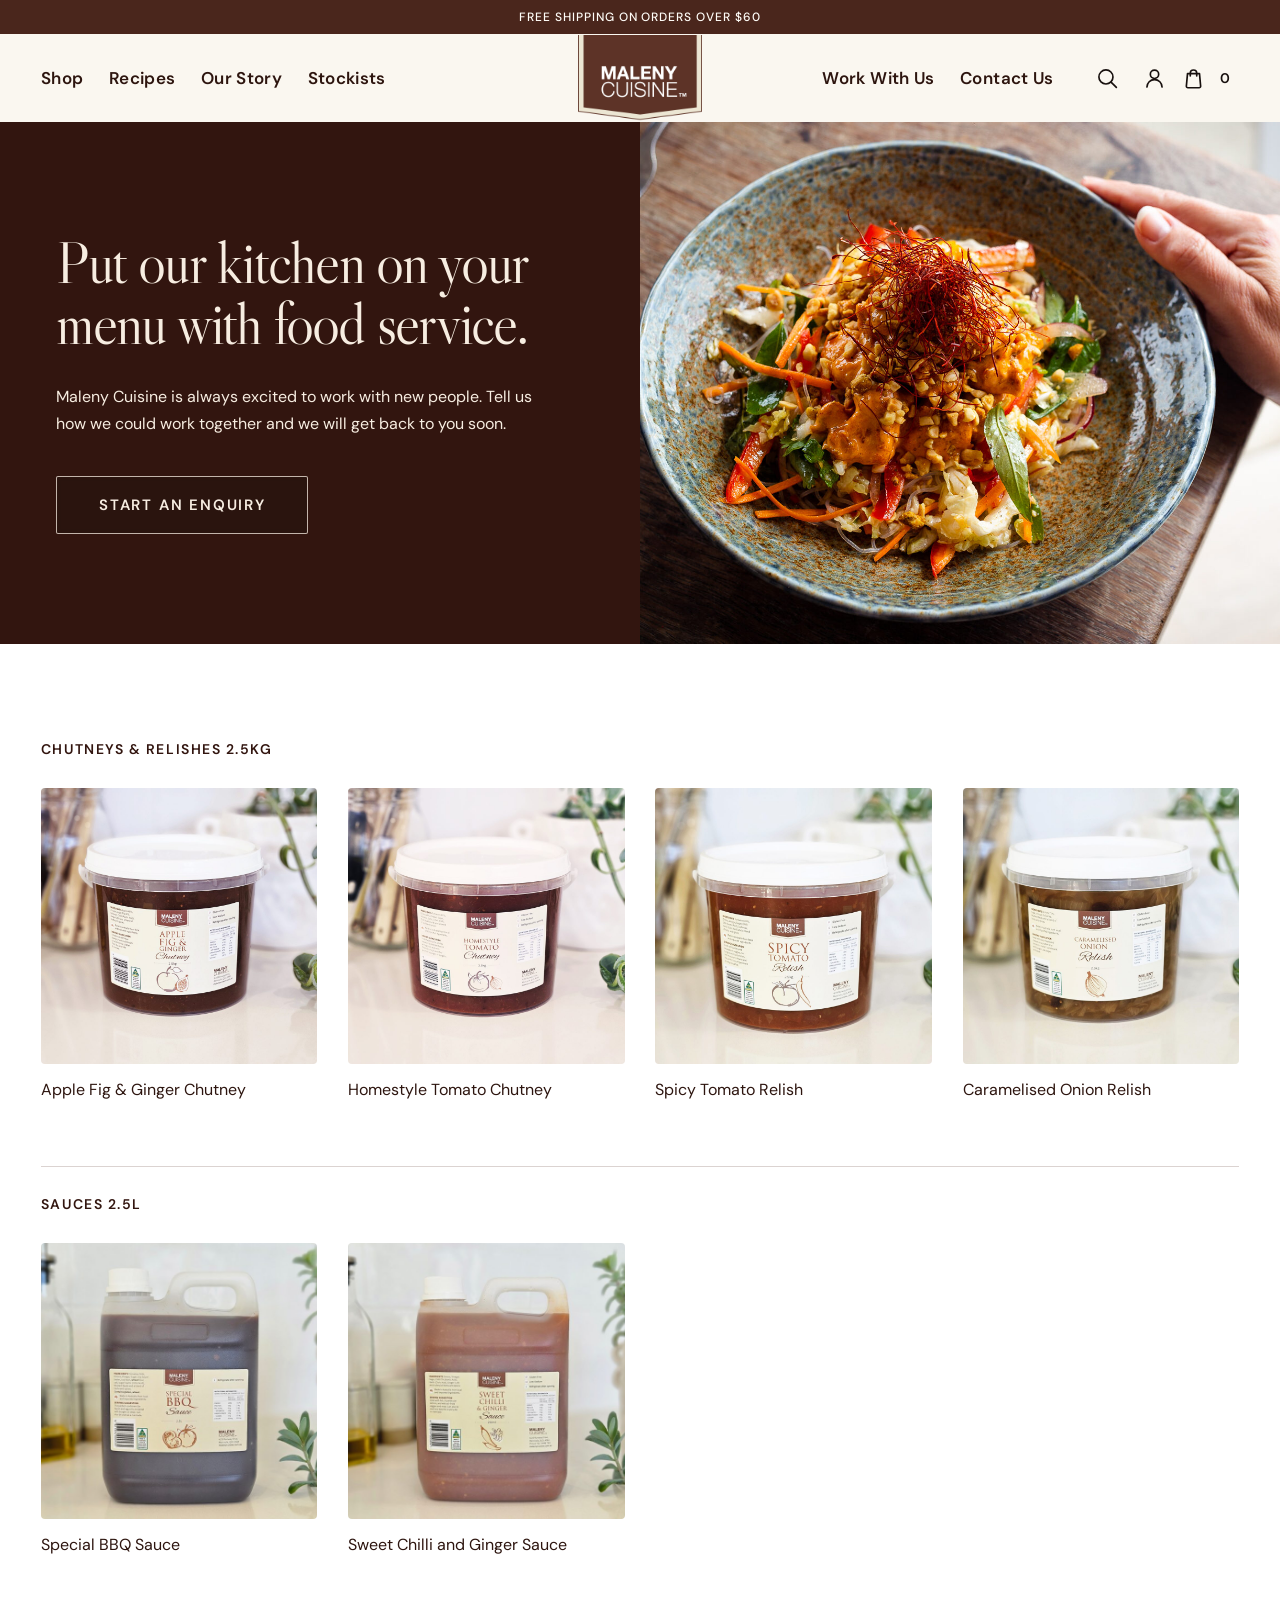
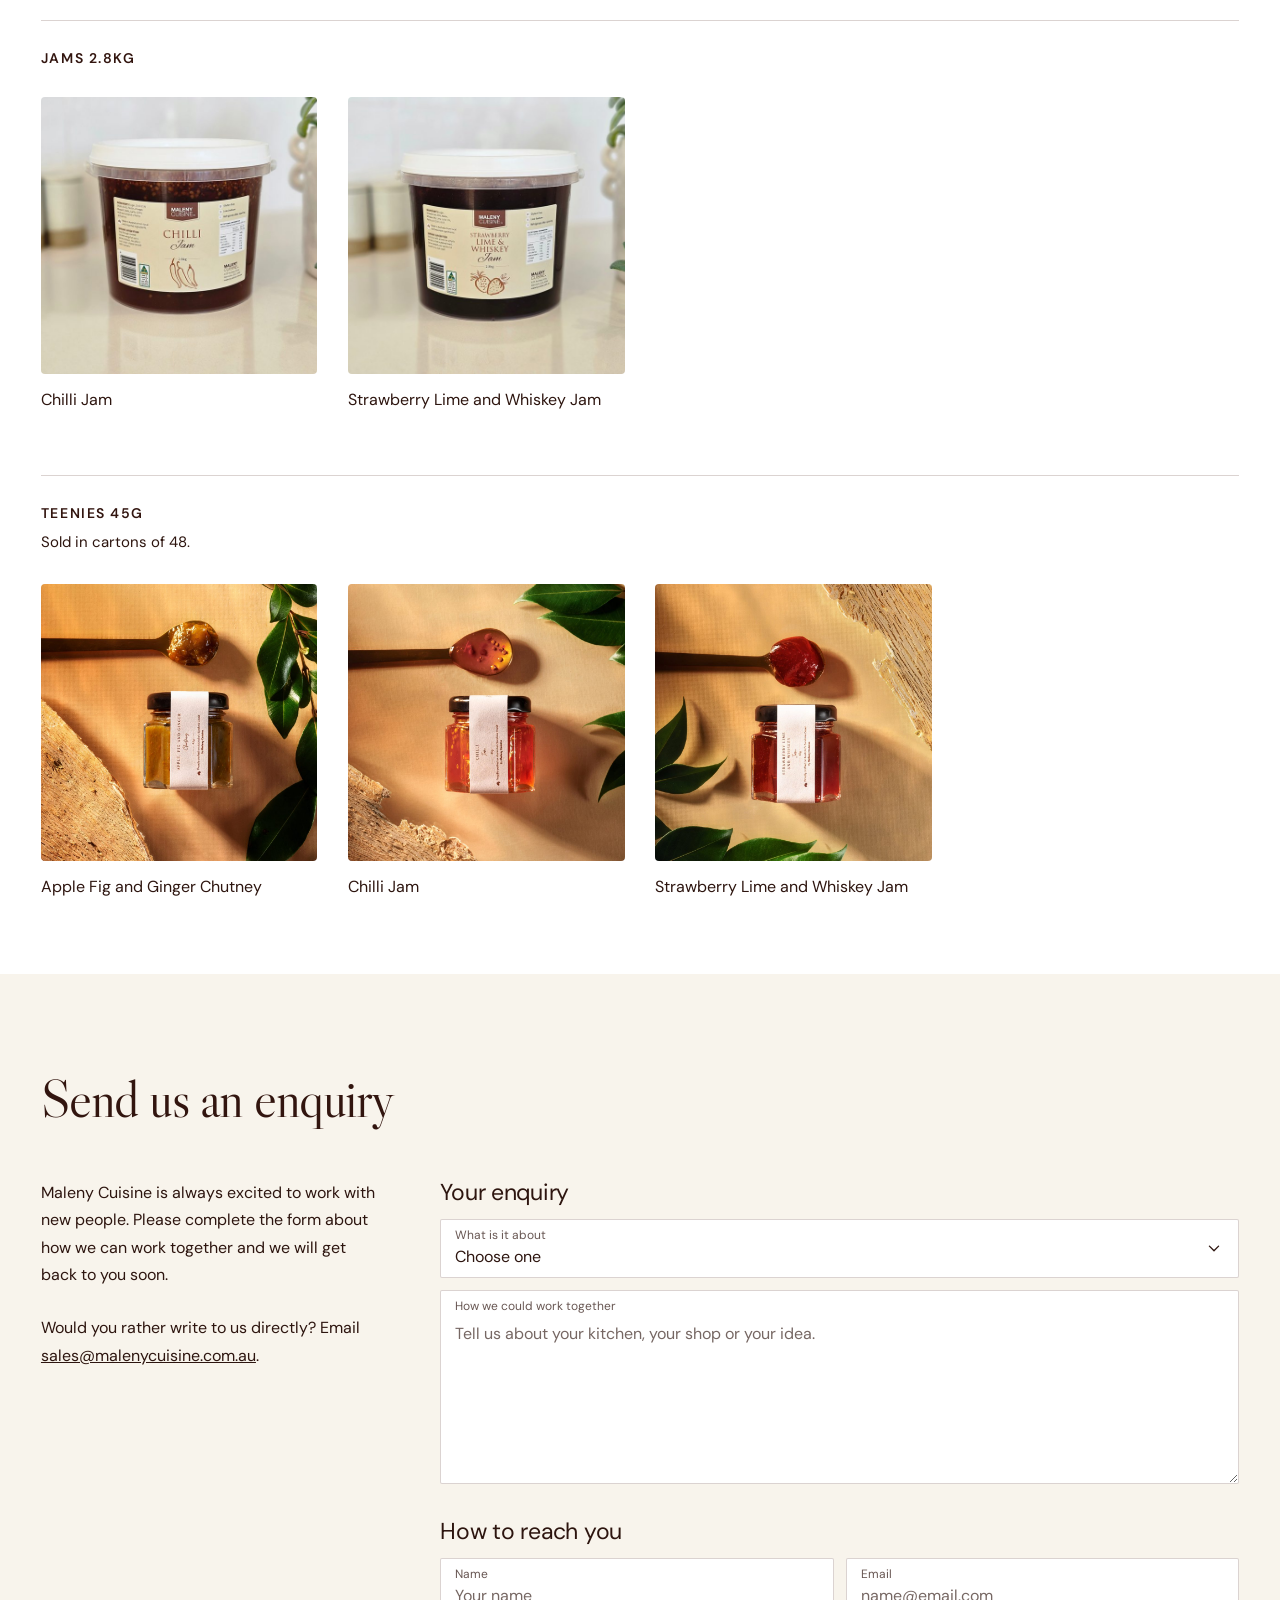
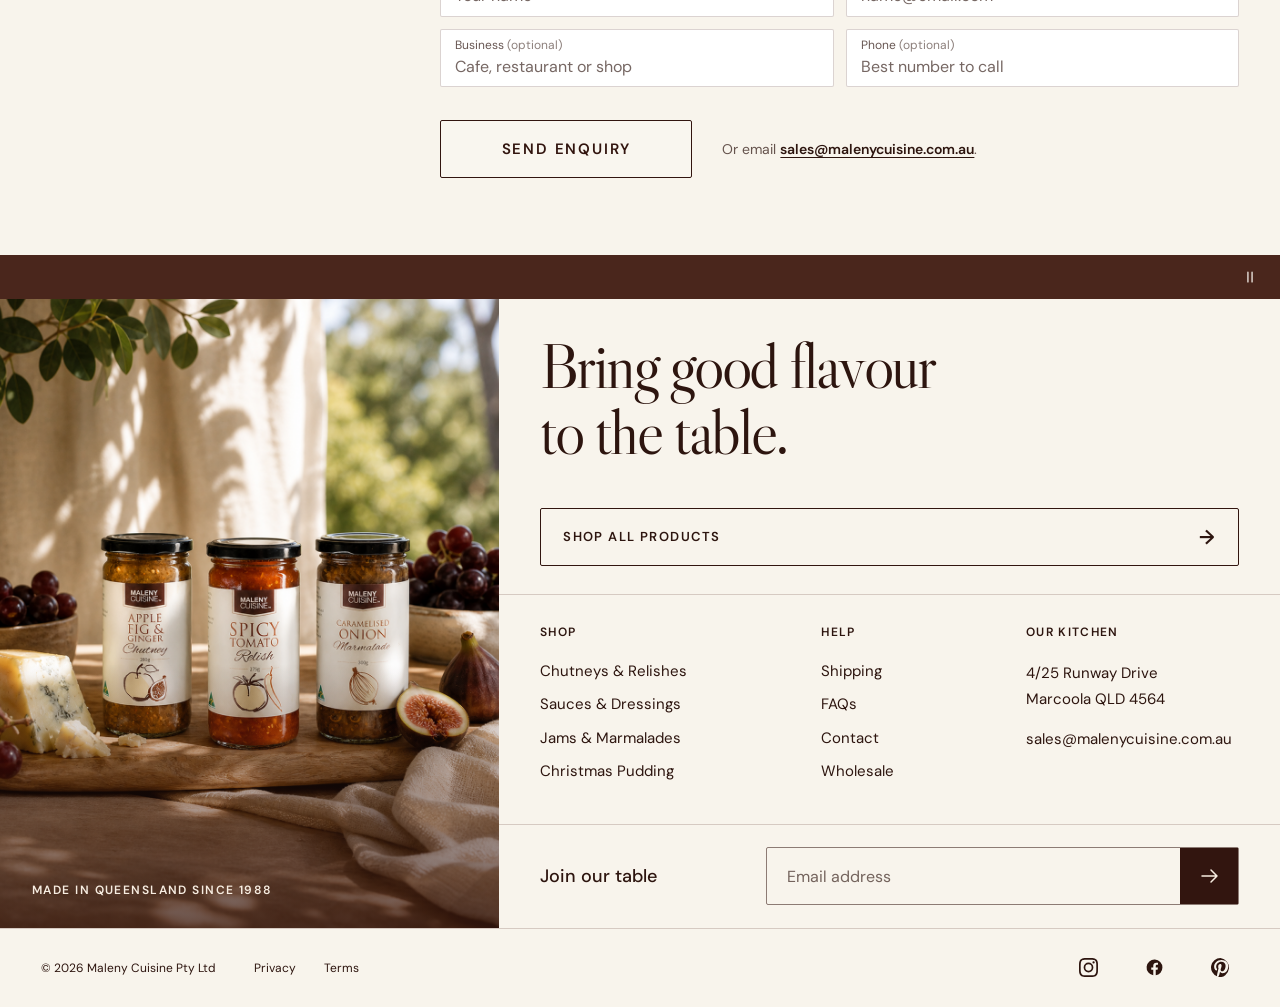
<file: work-with-us.html>
<!doctype html>
<html lang="en">
  <head>
    <meta charset="UTF-8" />
    <meta name="viewport" content="width=device-width, initial-scale=1.0" />

    <meta name="description" content="Wholesale and food service from Maleny Cuisine — commercial pack sizes of our chutneys, relishes, sauces and jams, made by hand on the Sunshine Coast." />
    <title>Work With Us — Maleny Cuisine</title>

    <link rel="preconnect" href="https://fonts.googleapis.com" />
    <link rel="preconnect" href="https://fonts.gstatic.com" crossorigin />
    <link
      href="https://fonts.googleapis.com/css2?family=DM+Sans:wght@400;500;600&family=Libre+Caslon+Display&family=Mrs+Saint+Delafield&display=swap"
      rel="stylesheet"
    />
    <link rel="stylesheet" href="styles.css" />
    <link rel="stylesheet" href="pages.css" />
  </head>

  <body>
    <a class="skip-link" href="#main-content">Skip to content</a>

    <!--
      DIRECTION CONTRACT: PUT OUR KITCHEN ON YOUR MENU
      THESIS: A trade page argues with supply facts, not with adjectives — it refuses the stock "partner with us" hero of stacked benefit cards.
      OWN-WORLD: The house system unchanged. One Chocolate Deep doorway split against a real restaurant photograph, then paper and ivory bands of hairline-ruled facts, closing on the enquiry form.
      STORY: A chef or buyer sees the range plated in a restaurant, reads what is supplied and in what size, checks the dietary carve-out, and sends an enquiry without leaving the page.
      FIRST VIEWPORT: A 50/50 split — heading, one sentence and "Start an enquiry" on deep brown at left; a plated dish on a timber table at right.
      FORM: Doorway split, derived directly from the content rather than rolled; this is a new surface inside an established world, not a new world.
      FINISH: unreviewed and undocumented is unfinished; this build ends with the finish review, the verdict, and DESIGN.md
    -->
    <!-- ==================================================================
         HEADER — site chrome. Do not restructure per page. The only per-page
         edit allowed here is adding aria-current="page" to the nav link for
         the section you are on.
         ================================================================== -->
    <header class="site-header">
      <div class="announcement">
        <p>Free Shipping on orders over $60</p>
      </div>

      <nav class="navigation" aria-label="Main navigation">
        <button
          class="icon-button menu-toggle"
          type="button"
          aria-label="Open menu"
          aria-controls="mobile-menu"
          aria-expanded="false"
        >
          <span></span>
          <span></span>
        </button>

        <ul class="nav-links nav-links--left">
          <li class="has-mega">
            <a href="index.html#shop" aria-expanded="false" aria-controls="mega-shop">Shop</a>
          </li>
          <li><a href="recipes.html">Recipes</a></li>
          <li><a href="our-story.html">Our Story</a></li>
          <li><a href="stockists.html">Stockists</a></li>
        </ul>

        <a class="brand" href="index.html" aria-label="Maleny Cuisine home">
          <img src="assets/images/logo.png" alt="Maleny Cuisine" />
        </a>

        <div class="nav-end">
          <ul class="nav-links nav-links--right">
            <li><a href="work-with-us.html" aria-current="page">Work With Us</a></li>
            <li><a href="contact.html">Contact Us</a></li>
          </ul>

          <div class="nav-actions">
            <button class="icon-button search-toggle" type="button" aria-label="Search" aria-expanded="false">
              <svg viewBox="0 0 24 24" aria-hidden="true">
                <circle cx="10.5" cy="10.5" r="6.75"></circle>
                <path d="M15.4 15.4 20.5 20.5"></path>
              </svg>
            </button>

            <a class="icon-button account-link" href="#" aria-label="Your account">
              <svg viewBox="0 0 24 24" aria-hidden="true">
                <circle cx="12" cy="8" r="4"></circle>
                <path d="M4.75 20.25a7.25 7.25 0 0 1 14.5 0"></path>
              </svg>
            </a>

            <a class="icon-button bag-link" href="cart-b.html" aria-label="Shopping bag, 0 items">
              <svg viewBox="0 0 24 24" aria-hidden="true">
                <path d="M6.25 7.25h11.5l1.1 12a1.5 1.5 0 0 1-1.5 1.65H6.65a1.5 1.5 0 0 1-1.5-1.65l1.1-12Z"></path>
                <path d="M8.9 9.6V6.9a3.1 3.1 0 0 1 6.2 0v2.7"></path>
              </svg>
              <span class="bag-count" aria-hidden="true">0</span>
            </a>
          </div>
        </div>
      </nav>

      <div class="mega-menu" id="mega-shop" aria-hidden="true">
        <div class="mega-menu__inner">
          <div class="mega-menu__column">
            <ul class="mega-links">
              <li><a href="archive-a.html">Best Sellers</a></li>
              <li><a href="archive-a.html?category=chutneys">Chutneys</a></li>
              <li><a href="archive-a.html?category=chutneys">Relishes</a></li>
              <li><a href="archive-a.html?category=sauces">Sauces</a></li>
              <li><a href="archive-a.html?category=dressings">Salad Dressings</a></li>
              <li><a href="archive-a.html?category=jams">Jams &amp; Marmalades</a></li>
              <li><a href="index.html#shop">Shop All</a></li>
            </ul>
          </div>

          <div class="mega-cards">
            <a class="mega-card" href="archive-a.html?category=chutneys">
              <span class="mega-card__media">
                <img src="assets/images/Maleny-Cuisine-Chutneys.jpg" alt="" loading="lazy" />
              </span>
              <span class="mega-card__foot">
                <span class="mega-card__title">Chutneys &amp; Relishes</span>
                <span class="mega-card__arrow" aria-hidden="true">
                  <svg viewBox="0 0 24 24">
                    <circle cx="12" cy="12" r="10.25"></circle>
                    <path d="M8 12h8m-3.4-3.4L16 12l-3.4 3.4"></path>
                  </svg>
                </span>
              </span>
            </a>

            <a class="mega-card" href="archive-a.html?category=sauces">
              <span class="mega-card__media">
                <img src="assets/images/Maleny-Cuisine-Sauces.jpg" alt="" loading="lazy" />
              </span>
              <span class="mega-card__foot">
                <span class="mega-card__title">Sauces &amp; Dressings</span>
                <span class="mega-card__arrow" aria-hidden="true">
                  <svg viewBox="0 0 24 24">
                    <circle cx="12" cy="12" r="10.25"></circle>
                    <path d="M8 12h8m-3.4-3.4L16 12l-3.4 3.4"></path>
                  </svg>
                </span>
              </span>
            </a>

            <a class="mega-card" href="archive-a.html?category=jams">
              <span class="mega-card__media">
                <img src="assets/images/Maleny-Cuisine-Jams-Marmalades.jpg" alt="" loading="lazy" />
              </span>
              <span class="mega-card__foot">
                <span class="mega-card__title">Jams &amp; Marmalades</span>
                <span class="mega-card__arrow" aria-hidden="true">
                  <svg viewBox="0 0 24 24">
                    <circle cx="12" cy="12" r="10.25"></circle>
                    <path d="M8 12h8m-3.4-3.4L16 12l-3.4 3.4"></path>
                  </svg>
                </span>
              </span>
            </a>
          </div>
        </div>
      </div>

      <div class="search-panel" role="search" aria-hidden="true">
        <form class="search-form">
          <label for="site-search">Search Maleny Cuisine</label>
          <div class="search-field">
            <input id="site-search" name="q" type="search" placeholder="What are you looking for?" />
            <button type="submit">Search</button>
          </div>
        </form>
        <button class="search-close" type="button" aria-label="Close search">×</button>
      </div>

      <div class="mobile-menu" id="mobile-menu" aria-hidden="true">
        <form class="drawer-search" role="search">
          <svg viewBox="0 0 24 24" aria-hidden="true">
            <circle cx="10.5" cy="10.5" r="6.75"></circle>
            <path d="M15.4 15.4 20.5 20.5"></path>
          </svg>
          <input
            id="drawer-search-input"
            name="q"
            type="search"
            placeholder="Search for..."
            aria-label="Search Maleny Cuisine"
          />
        </form>

        <div class="drawer-tabs" role="tablist" aria-label="Menu sections">
          <button
            class="drawer-tab is-active"
            type="button"
            role="tab"
            id="tab-shop"
            aria-controls="panel-shop"
            aria-selected="true"
          >
            Shop All
          </button>
          <button
            class="drawer-tab"
            type="button"
            role="tab"
            id="tab-explore"
            aria-controls="panel-explore"
            aria-selected="false"
            tabindex="-1"
          >
            Explore
          </button>
        </div>

        <div class="drawer-panel is-active" id="panel-shop" role="tabpanel" aria-labelledby="tab-shop">
          <ul class="drawer-list">
            <li>
              <a class="drawer-card" href="archive-a.html">
                <span class="drawer-card__text">
                  <span class="drawer-card__title">Best Sellers</span>
                  <span class="drawer-card__sub">The best of Maleny Cuisine</span>
                </span>
                <span class="drawer-card__thumb">
                  <img src="assets/images/Maleny-Cuisine-products.jpg" alt="" loading="lazy" />
                </span>
              </a>
            </li>
            <li>
              <a class="drawer-card" href="archive-a.html?category=chutneys">
                <span class="drawer-card__text">
                  <span class="drawer-card__title">Chutneys</span>
                  <span class="drawer-card__sub">Slow-cooked in small batches</span>
                </span>
                <span class="drawer-card__thumb">
                  <img src="assets/images/Maleny-Cuisine-Chutneys.jpg" alt="" loading="lazy" />
                </span>
              </a>
            </li>
            <li>
              <a class="drawer-card" href="archive-a.html?category=chutneys">
                <span class="drawer-card__text">
                  <span class="drawer-card__title">Relishes</span>
                  <span class="drawer-card__sub">Tomato, onion &amp; eggplant</span>
                </span>
                <span class="drawer-card__thumb">
                  <img src="assets/images/Spicy-Tomato-Relish.jpg" alt="" loading="lazy" />
                </span>
              </a>
            </li>
            <li>
              <a class="drawer-card" href="archive-a.html?category=sauces">
                <span class="drawer-card__text">
                  <span class="drawer-card__title">Sauces</span>
                  <span class="drawer-card__sub">BBQ, sweet chilli &amp; more</span>
                </span>
                <span class="drawer-card__thumb">
                  <img src="assets/images/Maleny-Cuisine-Sauces.jpg" alt="" loading="lazy" />
                </span>
              </a>
            </li>
            <li>
              <a class="drawer-card" href="archive-a.html?category=dressings">
                <span class="drawer-card__text">
                  <span class="drawer-card__title">Salad Dressings</span>
                  <span class="drawer-card__sub">Italian, Thai &amp; sweet mustard</span>
                </span>
                <span class="drawer-card__thumb">
                  <img src="assets/images/Maleny-Cuisine-Salad-Dressings.jpg" alt="" loading="lazy" />
                </span>
              </a>
            </li>
            <li>
              <a class="drawer-card" href="archive-a.html?category=jams">
                <span class="drawer-card__text">
                  <span class="drawer-card__title">Jams &amp; Marmalades</span>
                  <span class="drawer-card__sub">Fruit picked at its best</span>
                </span>
                <span class="drawer-card__thumb">
                  <img src="assets/images/Maleny-Cuisine-Jams-Marmalades.jpg" alt="" loading="lazy" />
                </span>
              </a>
            </li>
            <li>
              <a class="drawer-card" href="index.html#shop">
                <span class="drawer-card__text">
                  <span class="drawer-card__title">Shop All</span>
                  <span class="drawer-card__sub">Browse the full range</span>
                </span>
                <span class="drawer-card__thumb">
                  <img src="assets/images/Grazing-Platter-1.jpg" alt="" loading="lazy" />
                </span>
              </a>
            </li>
          </ul>
        </div>

        <div class="drawer-panel" id="panel-explore" role="tabpanel" aria-labelledby="tab-explore" hidden>
          <ul class="drawer-list">
            <li>
              <a class="drawer-card" href="recipes.html">
                <span class="drawer-card__text">
                  <span class="drawer-card__title">Recipes</span>
                  <span class="drawer-card__sub">Ideas for every jar</span>
                </span>
                <span class="drawer-card__thumb">
                  <img src="assets/images/hover/Recipes-Home-Page-Image.jpg" alt="" loading="lazy" />
                </span>
              </a>
            </li>
            <li>
              <a class="drawer-card" href="our-story.html">
                <span class="drawer-card__text">
                  <span class="drawer-card__title">Our Story</span>
                  <span class="drawer-card__sub">Made on the Sunshine Coast</span>
                </span>
                <span class="drawer-card__thumb">
                  <img src="assets/images/ABOUT-US.jpeg" alt="" loading="lazy" />
                </span>
              </a>
            </li>
            <li>
              <a class="drawer-card" href="stockists.html">
                <span class="drawer-card__text">
                  <span class="drawer-card__title">Stockists</span>
                  <span class="drawer-card__sub">Find us near you</span>
                </span>
                <span class="drawer-card__thumb">
                  <img src="assets/images/chutney-cheese-fruit.jpg" alt="" loading="lazy" />
                </span>
              </a>
            </li>
            <li>
              <a class="drawer-card" href="work-with-us.html" aria-current="page">
                <span class="drawer-card__text">
                  <span class="drawer-card__title">Work With Us</span>
                  <span class="drawer-card__sub">Wholesale &amp; food service</span>
                </span>
                <span class="drawer-card__thumb">
                  <img src="assets/images/FOOD-SERVICE_IMAGE-1.jpg" alt="" loading="lazy" />
                </span>
              </a>
            </li>
            <li>
              <a class="drawer-card" href="contact.html">
                <span class="drawer-card__text">
                  <span class="drawer-card__title">Contact Us</span>
                  <span class="drawer-card__sub">We would love to hear from you</span>
                </span>
                <span class="drawer-card__thumb">
                  <img src="assets/images/Grazing-Platter-1.jpg" alt="" loading="lazy" />
                </span>
              </a>
            </li>
          </ul>
        </div>

        <a class="mobile-menu__account" href="#">My account</a>
      </div>
    </header>

    <main id="main-content">
      <!-- =============================================================
           THE DOORWAY.
           The page's one dark band, spent at the top rather than below the
           fold. Chocolate Deep, not Night: the Doorway Rule keeps Night for a
           true photographic hero, and nothing under this band is dark.
           ============================================================= -->
      <section class="doorway" aria-labelledby="doorway-title">
        <div class="doorway__copy">
          <h1 class="doorway__title" id="doorway-title">
            Put our kitchen on your menu with food service.
          </h1>

          <p class="doorway__lede">
            Maleny Cuisine is always excited to work with new people. Tell us how we could work
            together and we will get back to you soon.
          </p>

          <a class="button button--on-dark" href="#enquiry">Start an enquiry</a>
        </div>

        <div class="doorway__media">
          <img
            src="assets/images/IMG_0998-e1736483743208.jpg"
            alt="A plated salad dressed with Maleny Cuisine sauce, served on a timber table"
            width="2048"
            height="997"
            decoding="async"
          />
        </div>
      </section>

      <!-- The food service range, from content/pages.md. Eleven products and a
           carton size — no price, no minimum order and no lead time, because
           none of those has been supplied.

           The band's heading is hidden rather than deleted: the h1 above now
           carries the words "food service", so a visible h2 repeating them was
           the same line twice. The section still needs a name, or its four
           group headings sit under nothing when the page is read aloud or
           navigated by landmark. -->
      <section class="section" id="food-service" aria-labelledby="food-service-title">
        <h2 class="visually-hidden" id="food-service-title">The food service range</h2>

        <!-- The range, grouped by pack format exactly as the client lists it:
             eleven products in four groups, each headed by its own size, on one
             shared four-column grid so a part-filled row still lines up with the
             row above it.

             The photography is the client's own food service shots, cropped
             square. They are photographs of a tub on a bench, not cut-out
             packshots, so the tile fills rather than contains them.

             The product name is the visible label, so each photograph above it
             is decorative and carries an empty alt rather than saying the same
             words twice. -->
        <h3 class="service-group__title">Chutneys &amp; Relishes 2.5kg</h3>

        <ul class="service-range">
          <li class="service-item">
            <span class="service-item__media">
              <img
                src="assets/images/food-service/apple-fig-ginger-chutney-2-5kg.jpg"
                alt=""
                width="1000"
                height="1000"
                loading="lazy"
                decoding="async"
              />
            </span>
            <span class="service-item__name">Apple Fig &amp; Ginger Chutney</span>
          </li>

          <li class="service-item">
            <span class="service-item__media">
              <img
                src="assets/images/food-service/homestyle-tomato-chutney-2-5kg.jpg"
                alt=""
                width="1000"
                height="1000"
                loading="lazy"
                decoding="async"
              />
            </span>
            <span class="service-item__name">Homestyle Tomato Chutney</span>
          </li>

          <li class="service-item">
            <span class="service-item__media">
              <img
                src="assets/images/food-service/spicy-tomato-relish-2-5kg.jpg"
                alt=""
                width="1000"
                height="1000"
                loading="lazy"
                decoding="async"
              />
            </span>
            <span class="service-item__name">Spicy Tomato Relish</span>
          </li>

          <li class="service-item">
            <span class="service-item__media">
              <img
                src="assets/images/food-service/caramelised-onion-relish-2-5kg.jpg"
                alt=""
                width="1000"
                height="1000"
                loading="lazy"
                decoding="async"
              />
            </span>
            <span class="service-item__name">Caramelised Onion Relish</span>
          </li>
        </ul>

        <h3 class="service-group__title">Sauces 2.5L</h3>

        <ul class="service-range">
          <li class="service-item">
            <span class="service-item__media">
              <img
                src="assets/images/food-service/special-bbq-sauce-2-5l.jpg"
                alt=""
                width="800"
                height="600"
                loading="lazy"
                decoding="async"
              />
            </span>
            <span class="service-item__name">Special BBQ Sauce</span>
          </li>

          <li class="service-item">
            <span class="service-item__media">
              <img
                src="assets/images/food-service/sweet-chilli-ginger-sauce-2-5l.jpg"
                alt=""
                width="800"
                height="600"
                loading="lazy"
                decoding="async"
              />
            </span>
            <span class="service-item__name">Sweet Chilli and Ginger Sauce</span>
          </li>
        </ul>

        <h3 class="service-group__title">Jams 2.8kg</h3>

        <ul class="service-range">
          <li class="service-item">
            <span class="service-item__media">
              <img
                src="assets/images/food-service/chilli-jam-2-8kg.jpg"
                alt=""
                width="792"
                height="594"
                loading="lazy"
                decoding="async"
              />
            </span>
            <span class="service-item__name">Chilli Jam</span>
          </li>

          <li class="service-item">
            <span class="service-item__media">
              <img
                src="assets/images/food-service/strawberry-lime-whiskey-jam-2-8kg.jpg"
                alt=""
                width="800"
                height="600"
                loading="lazy"
                decoding="async"
              />
            </span>
            <span class="service-item__name">Strawberry Lime and Whiskey Jam</span>
          </li>
        </ul>

        <!-- The carton note belongs to the teenies alone, so it sits under that
             heading rather than under the whole range. -->
        <h3 class="service-group__title">Teenies 45g</h3>
        <p class="service-group__note">Sold in cartons of 48.</p>

        <ul class="service-range">
          <li class="service-item">
            <span class="service-item__media">
              <img
                src="assets/images/food-service/apple-fig-ginger-chutney-teenie.jpg"
                alt=""
                width="1000"
                height="1250"
                loading="lazy"
                decoding="async"
              />
            </span>
            <span class="service-item__name">Apple Fig and Ginger Chutney</span>
          </li>

          <li class="service-item">
            <span class="service-item__media">
              <img
                src="assets/images/food-service/chilli-jam-teenie.jpg"
                alt=""
                width="1000"
                height="1250"
                loading="lazy"
                decoding="async"
              />
            </span>
            <span class="service-item__name">Chilli Jam</span>
          </li>

          <li class="service-item">
            <span class="service-item__media">
              <img
                src="assets/images/food-service/strawberry-lime-whiskey-jam-teenie.jpg"
                alt=""
                width="1000"
                height="1250"
                loading="lazy"
                decoding="async"
              />
            </span>
            <span class="service-item__name">Strawberry Lime and Whiskey Jam</span>
          </li>
        </ul>
      </section>

      <!-- =============================================================
           THE ENQUIRY FORM.
           PRESENTATION ONLY — there is no backend behind this site, so nothing
           typed here is sent. pages.js validates the form, then says exactly
           that and points at the real email address.
           ============================================================= -->
      <section class="section section--ivory" id="enquiry" aria-labelledby="enquiry-title">
        <div class="section__head">
          <h2 class="section-title" id="enquiry-title">Send us an enquiry</h2>
        </div>

        <div class="form-band">
          <div class="form-band__aside">
            <p>
              Maleny Cuisine is always excited to work with new people. Please complete the form
              about how we can work together and we will get back to you soon.
            </p>
            <p>
              Would you rather write to us directly? Email
              <a href="mailto:sales@malenycuisine.com.au">sales@malenycuisine.com.au</a>.
            </p>
          </div>

          <form class="enquiry-form" data-page-form novalidate>
            <p class="visually-hidden" role="status" aria-live="polite" aria-atomic="true" data-form-status></p>

            <fieldset class="field-group">
              <legend class="field-group__title">Your enquiry</legend>

              <p class="field field--select">
                <label class="field__label" for="enquiry-type">What is it about</label>
                <select class="field__input" id="enquiry-type" name="enquiry-type" aria-describedby="enquiry-type-error">
                  <option value="" selected>Choose one</option>
                  <option value="wholesale">Wholesale or food service</option>
                  <option value="stockist">Becoming a stockist</option>
                  <option value="hampers">Hampers and corporate gifts</option>
                  <option value="media">Media and marketing</option>
                  <option value="other">Something else</option>
                </select>
                <svg class="field__chevron" viewBox="0 0 24 24" aria-hidden="true" focusable="false">
                  <path d="m6.5 9.75 5.5 5.5 5.5-5.5" />
                </svg>
                <span class="field__error" id="enquiry-type-error" data-error hidden></span>
              </p>

              <p class="field field--message">
                <label class="field__label" for="enquiry-message">How we could work together</label>
                <textarea
                  class="field__input"
                  id="enquiry-message"
                  name="message"
                  rows="6"
                  placeholder="Tell us about your kitchen, your shop or your idea."
                  aria-describedby="enquiry-message-error"
                ></textarea>
                <span class="field__error" id="enquiry-message-error" data-error hidden></span>
              </p>
            </fieldset>

            <fieldset class="field-group">
              <legend class="field-group__title">How to reach you</legend>

              <div class="field-row">
                <p class="field">
                  <label class="field__label" for="enquiry-name">Name</label>
                  <input
                    class="field__input"
                    id="enquiry-name"
                    name="name"
                    type="text"
                    autocomplete="name"
                    placeholder="Your name"
                    aria-describedby="enquiry-name-error"
                  />
                  <span class="field__error" id="enquiry-name-error" data-error hidden></span>
                </p>

                <p class="field">
                  <label class="field__label" for="enquiry-email">Email</label>
                  <input
                    class="field__input"
                    id="enquiry-email"
                    name="email"
                    type="email"
                    autocomplete="email"
                    placeholder="name@email.com"
                    aria-describedby="enquiry-email-error"
                  />
                  <span class="field__error" id="enquiry-email-error" data-error hidden></span>
                </p>
              </div>

              <div class="field-row">
                <p class="field">
                  <label class="field__label" for="enquiry-business">
                    Business <span class="field__optional">(optional)</span>
                  </label>
                  <input
                    class="field__input"
                    id="enquiry-business"
                    name="business"
                    type="text"
                    autocomplete="organization"
                    placeholder="Cafe, restaurant or shop"
                  />
                </p>

                <p class="field">
                  <label class="field__label" for="enquiry-phone">
                    Phone <span class="field__optional">(optional)</span>
                  </label>
                  <input
                    class="field__input"
                    id="enquiry-phone"
                    name="phone"
                    type="tel"
                    autocomplete="tel"
                    placeholder="Best number to call"
                  />
                </p>
              </div>
            </fieldset>

            <div class="form-actions">
              <button class="button" type="submit">Send enquiry</button>
              <p class="form-actions__alt">
                Or email <a href="mailto:sales@malenycuisine.com.au">sales@malenycuisine.com.au</a>.
              </p>
            </div>

            <p class="form-note" data-form-note hidden>
              <strong>This form is a design preview.</strong>
              Nothing was sent and nothing was stored. To reach Maleny Cuisine today, email
              <a href="mailto:sales@malenycuisine.com.au">sales@malenycuisine.com.au</a>.
            </p>
          </form>
        </div>
      </section>
    </main>

    <!-- ==================================================================
         FOOTER — site chrome. Do not restructure per page.
         ================================================================== -->
    <footer class="footer footer--split">
      <!-- The page opens on a Chocolate bar and now closes on one. Six things a
           shopper wants settled before they leave, short enough that a normal
           screen holds all six at once. Every claim here is documented in
           PRODUCT.md. Nothing on this bar may become a shipping promise, a
           rating, an award or a dietary claim — regulated dietary text has to
           stand still on a pale ground.
           The set is repeated three times: copies two and three are hidden from
           assistive tech and out of the tab order, and they are in the markup so
           the loop closes without script and never runs short on a wide screen. -->
      <section class="assurance" aria-labelledby="assurance-title">
        <h2 class="visually-hidden" id="assurance-title">Why shop with Maleny Cuisine</h2>

        <div class="assurance__viewport">
          <ul class="assurance__track" data-assurance-track>
            <li class="assurance__item">
              <svg class="assurance__icon" viewBox="0 0 24 24" aria-hidden="true" focusable="false">
                <path d="M3.5 7.5 12 3.5l8.5 4v9L12 20.5l-8.5-4v-9Z" />
                <path d="M3.5 7.5 12 11.5l8.5-4" />
                <path d="M12 11.5v9" />
              </svg>
              Free shipping over $60
            </li>

            <li class="assurance__item">
              <svg class="assurance__icon" viewBox="0 0 24 24" aria-hidden="true" focusable="false">
                <path d="M4 10.5 12 4l8 6.5" />
                <path d="M5.75 9.4V20h12.5V9.4" />
                <path d="M9.75 20v-6h4.5v6" />
              </svg>
              Since 1988
            </li>

            <li class="assurance__item">
              <svg class="assurance__icon" viewBox="0 0 24 24" aria-hidden="true" focusable="false">
                <path d="M3.5 10.5h17a8.5 8.5 0 0 1-17 0Z" />
                <path d="M15 10.5 17.6 4" />
              </svg>
              Made by hand
            </li>

            <li class="assurance__item">
              <svg class="assurance__icon" viewBox="0 0 24 24" aria-hidden="true" focusable="false">
                <path d="M12 20.5s6.4-5.6 6.4-10.2a6.4 6.4 0 1 0-12.8 0C5.6 14.9 12 20.5 12 20.5Z" />
                <circle cx="12" cy="10.3" r="2.4" />
              </svg>
              Made in Queensland
            </li>

            <li class="assurance__item">
              <svg class="assurance__icon" viewBox="0 0 24 24" aria-hidden="true" focusable="false">
                <path d="M20 4c0 9-5 13-11 13a5.5 5.5 0 0 1 0-11c4 0 7-1 11-2Z" />
                <path d="M4 20c3.4-4.4 6.9-7 11.8-8.9" />
              </svg>
              Local produce
            </li>

            <li class="assurance__item">
              <svg class="assurance__icon" viewBox="0 0 24 24" aria-hidden="true" focusable="false">
                <path d="M8.4 3.5h7.2v2.6l1.5 2.2V18a2 2 0 0 1-2 2H8.9a2 2 0 0 1-2-2V8.3l1.5-2.2V3.5Z" />
                <path d="M6.9 10.4h10.2" />
              </svg>
              Preservative free
            </li>

            <li class="assurance__item assurance__item--clone" aria-hidden="true">
              <svg class="assurance__icon" viewBox="0 0 24 24" focusable="false">
                <path d="M3.5 7.5 12 3.5l8.5 4v9L12 20.5l-8.5-4v-9Z" />
                <path d="M3.5 7.5 12 11.5l8.5-4" />
                <path d="M12 11.5v9" />
              </svg>
              Free shipping over $60
            </li>

            <li class="assurance__item assurance__item--clone" aria-hidden="true">
              <svg class="assurance__icon" viewBox="0 0 24 24" focusable="false">
                <path d="M4 10.5 12 4l8 6.5" />
                <path d="M5.75 9.4V20h12.5V9.4" />
                <path d="M9.75 20v-6h4.5v6" />
              </svg>
              Since 1988
            </li>

            <li class="assurance__item assurance__item--clone" aria-hidden="true">
              <svg class="assurance__icon" viewBox="0 0 24 24" focusable="false">
                <path d="M3.5 10.5h17a8.5 8.5 0 0 1-17 0Z" />
                <path d="M15 10.5 17.6 4" />
              </svg>
              Made by hand
            </li>

            <li class="assurance__item assurance__item--clone" aria-hidden="true">
              <svg class="assurance__icon" viewBox="0 0 24 24" focusable="false">
                <path d="M12 20.5s6.4-5.6 6.4-10.2a6.4 6.4 0 1 0-12.8 0C5.6 14.9 12 20.5 12 20.5Z" />
                <circle cx="12" cy="10.3" r="2.4" />
              </svg>
              Made in Queensland
            </li>

            <li class="assurance__item assurance__item--clone" aria-hidden="true">
              <svg class="assurance__icon" viewBox="0 0 24 24" focusable="false">
                <path d="M20 4c0 9-5 13-11 13a5.5 5.5 0 0 1 0-11c4 0 7-1 11-2Z" />
                <path d="M4 20c3.4-4.4 6.9-7 11.8-8.9" />
              </svg>
              Local produce
            </li>

            <li class="assurance__item assurance__item--clone" aria-hidden="true">
              <svg class="assurance__icon" viewBox="0 0 24 24" focusable="false">
                <path d="M8.4 3.5h7.2v2.6l1.5 2.2V18a2 2 0 0 1-2 2H8.9a2 2 0 0 1-2-2V8.3l1.5-2.2V3.5Z" />
                <path d="M6.9 10.4h10.2" />
              </svg>
              Preservative free
            </li>

            <li class="assurance__item assurance__item--clone" aria-hidden="true">
              <svg class="assurance__icon" viewBox="0 0 24 24" focusable="false">
                <path d="M3.5 7.5 12 3.5l8.5 4v9L12 20.5l-8.5-4v-9Z" />
                <path d="M3.5 7.5 12 11.5l8.5-4" />
                <path d="M12 11.5v9" />
              </svg>
              Free shipping over $60
            </li>

            <li class="assurance__item assurance__item--clone" aria-hidden="true">
              <svg class="assurance__icon" viewBox="0 0 24 24" focusable="false">
                <path d="M4 10.5 12 4l8 6.5" />
                <path d="M5.75 9.4V20h12.5V9.4" />
                <path d="M9.75 20v-6h4.5v6" />
              </svg>
              Since 1988
            </li>

            <li class="assurance__item assurance__item--clone" aria-hidden="true">
              <svg class="assurance__icon" viewBox="0 0 24 24" focusable="false">
                <path d="M3.5 10.5h17a8.5 8.5 0 0 1-17 0Z" />
                <path d="M15 10.5 17.6 4" />
              </svg>
              Made by hand
            </li>

            <li class="assurance__item assurance__item--clone" aria-hidden="true">
              <svg class="assurance__icon" viewBox="0 0 24 24" focusable="false">
                <path d="M12 20.5s6.4-5.6 6.4-10.2a6.4 6.4 0 1 0-12.8 0C5.6 14.9 12 20.5 12 20.5Z" />
                <circle cx="12" cy="10.3" r="2.4" />
              </svg>
              Made in Queensland
            </li>

            <li class="assurance__item assurance__item--clone" aria-hidden="true">
              <svg class="assurance__icon" viewBox="0 0 24 24" focusable="false">
                <path d="M20 4c0 9-5 13-11 13a5.5 5.5 0 0 1 0-11c4 0 7-1 11-2Z" />
                <path d="M4 20c3.4-4.4 6.9-7 11.8-8.9" />
              </svg>
              Local produce
            </li>

            <li class="assurance__item assurance__item--clone" aria-hidden="true">
              <svg class="assurance__icon" viewBox="0 0 24 24" focusable="false">
                <path d="M8.4 3.5h7.2v2.6l1.5 2.2V18a2 2 0 0 1-2 2H8.9a2 2 0 0 1-2-2V8.3l1.5-2.2V3.5Z" />
                <path d="M6.9 10.4h10.2" />
              </svg>
              Preservative free
            </li>
          </ul>
        </div>

        <button
          class="icon-button assurance__pause"
          type="button"
          data-assurance-pause
          aria-pressed="false"
          aria-label="Pause the moving information bar"
        >
          <span class="assurance__pause-icon assurance__pause-icon--pause" aria-hidden="true">
            <svg viewBox="0 0 24 24" role="presentation" focusable="false">
              <path d="M9.25 5.5v13M14.75 5.5v13" />
            </svg>
          </span>
          <span class="assurance__pause-icon assurance__pause-icon--play" aria-hidden="true">
            <svg viewBox="0 0 24 24" role="presentation" focusable="false">
              <path d="M8 5.6v12.8L18.4 12 8 5.6Z" />
            </svg>
          </span>
        </button>
      </section>

      <div class="split-image">
        <img
          src="assets/images/generated/footer-last-serving-three-products.png"
          alt="Apple Fig &amp; Ginger Chutney, Spicy Tomato Relish and Caramelised Onion Marmalade on a board with cheese, figs and grapes"
          width="1131"
          height="1440"
          loading="lazy"
          decoding="async"
        />
        <p>Made in Queensland since 1988</p>
      </div>

      <div class="split-content">
        <section class="split-lead" aria-labelledby="split-title">
          <h2 id="split-title">Bring good flavour<br />to the table.</h2>
          <a class="outline-button" href="index.html#shop">
            Shop all products <span aria-hidden="true">&rarr;</span>
          </a>
        </section>

        <div class="split-links">
          <nav class="footer-links" aria-label="Shop">
            <p class="footer-label">Shop</p>
            <a href="index.html#shop">Chutneys &amp; Relishes</a>
            <a href="index.html#shop">Sauces &amp; Dressings</a>
            <a href="index.html#shop">Jams &amp; Marmalades</a>
            <a href="index.html#shop">Christmas Pudding</a>
          </nav>

          <nav class="footer-links" aria-label="Help">
            <p class="footer-label">Help</p>
            <a href="#">Shipping</a>
            <a href="faq.html">FAQs</a>
            <a href="contact.html">Contact</a>
            <a href="work-with-us.html">Wholesale</a>
          </nav>

          <div class="split-contact">
            <p class="footer-label">Our kitchen</p>
            <address>
              4/25 Runway Drive<br />
              Marcoola QLD 4564
            </address>
            <a href="mailto:sales@malenycuisine.com.au">sales@malenycuisine.com.au</a>
          </div>
        </div>

        <section class="split-newsletter" aria-labelledby="split-newsletter-title">
          <h3 id="split-newsletter-title">Join our table</h3>
          <form class="newsletter" action="#" method="post">
            <label class="visually-hidden" for="split-email">Email address</label>
            <input
              id="split-email"
              name="email"
              type="email"
              autocomplete="email"
              placeholder="Email address"
            />
            <button type="submit" aria-label="Join our email list">
              <svg viewBox="0 0 24 24" aria-hidden="true" focusable="false">
                <path d="M4 12h15M13 6l6 6-6 6" />
              </svg>
            </button>
          </form>
        </section>
      </div>

      <div class="footer-base footer-base--split">
        <p>&copy; <span data-year>2026</span> Maleny Cuisine Pty Ltd</p>
        <nav class="footer-base__legal" aria-label="Legal">
          <a href="#">Privacy</a>
          <a href="#">Terms</a>
        </nav>
        <nav class="footer-base__social" aria-label="Social media">
          <a href="https://www.instagram.com/" target="_blank" rel="noopener">
            <svg viewBox="0 0 24 24" aria-hidden="true" focusable="false">
              <path
                d="M12 2.16c3.2 0 3.58.01 4.85.07 1.17.05 1.8.25 2.23.41.56.22.96.48 1.38.9.42.42.68.82.9 1.38.16.42.36 1.06.41 2.23.06 1.27.07 1.65.07 4.85s-.01 3.58-.07 4.85c-.05 1.17-.25 1.8-.41 2.23-.22.56-.48.96-.9 1.38-.42.42-.82.68-1.38.9-.42.16-1.06.36-2.23.41-1.27.06-1.65.07-4.85.07s-3.58-.01-4.85-.07c-1.17-.05-1.8-.25-2.23-.41-.56-.22-.96-.48-1.38-.9-.42-.42-.68-.82-.9-1.38-.16-.42-.36-1.06-.41-2.23-.06-1.27-.07-1.65-.07-4.85s.01-3.58.07-4.85c.05-1.17.25-1.8.41-2.23.22-.56.48-.96.9-1.38.42-.42.82-.68 1.38-.9.42-.16 1.06-.36 2.23-.41 1.27-.06 1.65-.07 4.85-.07M12 0C8.74 0 8.33.01 7.05.07 5.78.13 4.9.33 4.14.63c-.79.3-1.46.72-2.13 1.38C1.35 2.68.93 3.35.63 4.14.33 4.9.13 5.78.07 7.05.01 8.33 0 8.74 0 12s.01 3.67.07 4.95c.06 1.27.26 2.15.56 2.91.3.79.72 1.46 1.38 2.13.67.66 1.34 1.08 2.13 1.38.76.3 1.64.5 2.91.56C8.33 23.99 8.74 24 12 24s3.67-.01 4.95-.07c1.27-.06 2.15-.26 2.91-.56.79-.3 1.46-.72 2.13-1.38.66-.67 1.08-1.34 1.38-2.13.3-.76.5-1.64.56-2.91.06-1.28.07-1.69.07-4.95s-.01-3.67-.07-4.95c-.06-1.27-.26-2.15-.56-2.91-.3-.79-.72-1.46-1.38-2.13C21.32 1.35 20.65.93 19.86.63c-.76-.3-1.64-.5-2.91-.56C15.67.01 15.26 0 12 0zm0 5.84a6.16 6.16 0 1 0 0 12.32 6.16 6.16 0 0 0 0-12.32zM12 16a4 4 0 1 1 0-8 4 4 0 0 1 0 8zm7.85-10.4a1.44 1.44 0 1 1-2.88 0 1.44 1.44 0 0 1 2.88 0z"
              />
            </svg>
            <span class="visually-hidden">Instagram</span>
          </a>
          <a href="https://www.facebook.com/" target="_blank" rel="noopener">
            <svg viewBox="0 0 24 24" aria-hidden="true" focusable="false">
              <path
                d="M22 12a10 10 0 1 0-11.56 9.88v-6.99H7.9V12h2.54V9.8c0-2.5 1.49-3.89 3.77-3.89 1.09 0 2.24.2 2.24.2v2.46h-1.26c-1.24 0-1.63.77-1.63 1.56V12h2.78l-.45 2.89h-2.33v6.99A10 10 0 0 0 22 12z"
              />
            </svg>
            <span class="visually-hidden">Facebook</span>
          </a>
          <a href="https://www.pinterest.com/" target="_blank" rel="noopener">
            <svg viewBox="0 0 24 24" aria-hidden="true" focusable="false">
              <path
                d="M12 0a12 12 0 0 0-4.37 23.17c-.06-.9-.01-1.98.22-2.96.25-1.05 1.68-7.1 1.68-7.1s-.42-.83-.42-2.06c0-1.93 1.12-3.37 2.51-3.37 1.18 0 1.76.89 1.76 1.96 0 1.19-.76 2.98-1.15 4.63-.33 1.39.69 2.52 2.06 2.52 2.48 0 4.14-3.18 4.14-6.95 0-2.86-1.93-5.01-5.44-5.01-3.97 0-6.44 2.96-6.44 6.27 0 1.14.34 1.95.86 2.57.24.29.28.4.19.73-.06.24-.21.83-.27 1.06-.09.34-.36.46-.66.33-1.85-.75-2.71-2.78-2.71-5.06 0-3.76 3.17-8.27 9.46-8.27 5.06 0 8.39 3.66 8.39 7.59 0 5.2-2.89 9.08-7.15 9.08-1.43 0-2.78-.77-3.24-1.65l-.88 3.49c-.32 1.15-.94 2.3-1.51 3.2A12 12 0 1 0 12 0z"
              />
            </svg>
            <span class="visually-hidden">Pinterest</span>
          </a>
        </nav>
      </div>
    </footer>


    <script src="script.js"></script>
    <script src="pages.js"></script>
  </body>
</html>
</file>
<file: styles.css>
/* ===========================================================================
   MALENY CUISINE — DESIGN TOKENS
   Every page links this one stylesheet. Build new pages from these tokens and
   from the "Shared page primitives" layer below; never re-type a raw value
   that already has a token. See design-system.html for the rendered catalogue.
   =========================================================================== */

:root {
  /* --- Colour -------------------------------------------------------------
     One warm brown family at different lightnesses, plus the grounds it sits
     on. There is no second accent hue anywhere in this system. */
  --chocolate: #4a261c; /* structural brown: announcement bar, footer photo ground */
  --chocolate-deep: #32150f; /* the closer: headings, borders, filled buttons, dark bands */
  --ink: #2d150f; /* body and interface text on pale grounds */
  --night: #171310; /* hero ground and the fallback behind hero photography */

  --paper: #ffffff; /* the ground of every content band below the hero */
  --ivory: #f8f4ec; /* the chrome ground: header, panels, footer, mobile drawer */
  --cream: #eee4d6; /* one step down from ivory: tiles, thumbs, quiet fills */
  --lamplight: #f7ede1; /* type and strokes on dark grounds only */

  /* Two near-neutrals that only ever appear as type on a filled ground. They
     are warmer than pure white so a filled brown button does not glare. */
  --on-deep: #fffaf3; /* label on a filled --chocolate-deep control */
  --on-chocolate: #fffdf8; /* label on the --chocolate announcement bar */
  --on-lamplight: #23150f; /* label once a lamplight button fills on a dark ground */

  /* Ink at reduced strength. Use these instead of writing a fresh rgba(). */
  --ink-muted: rgba(45, 21, 15, 0.72); /* supporting copy under a heading */
  --ink-soft: rgba(45, 21, 15, 0.65); /* placeholders, sub-labels */
  --ink-quiet: rgba(45, 21, 15, 0.55); /* resting state of an unselected control */

  /* The second sanctioned exception to the One Family Rule, after the review
     band's --star-gold. The client asked for it from a supplied reference (a
     Shop Pay button), and an express-pay control is the one place a foreign
     colour is correct rather than a drift: its whole job is to say "this is
     not the shop, this is the payment step" before anyone reads the label,
     and the brown family cannot say that about itself.

     It lives here rather than in cart.css because two surfaces now need it —
     the mini bag's `Pay now` and the checkout's express button. It is for an
     express-pay control only; never text, a border, an icon or a hover state.
     A third use is a bug, not a precedent. A violet deep enough to hold white
     type: 6.6:1 at rest and 8.8:1 pressed, both clear of AA. */
  --express-pay: #5a31f4;
  --express-pay-deep: #4622cf;

  /* --- Rules and edges ---------------------------------------------------- */
  --hairline: rgba(74, 38, 28, 0.2); /* the default divider */
  --hairline-soft: rgba(74, 38, 28, 0.12); /* an edge that should barely register */
  --hairline-strong: rgba(74, 38, 28, 0.45); /* a card edge answering to hover */
  --rule-on-dark: rgba(247, 237, 225, 0.16); /* dividers inside a dark band */

  /* --- Type --------------------------------------------------------------- */
  --font-display: "Libre Caslon Display", Georgia, serif;
  --font-body: "DM Sans", Arial, sans-serif;
  --font-script: "Mrs Saint Delafield", "Libre Caslon Display", cursive;

  /* The five sizes that recur across bands. Anything else is component-local. */
  --type-display: clamp(60px, 4.8vw, 82px); /* hero h1 only, one per page */
  --type-section: clamp(38px, 4.2vw, 58px); /* the h2 that opens a band */
  --type-statement: clamp(26px, 3vw, 50px); /* a centred sentence inside a band */
  --type-lede: clamp(16px, 1.15vw, 18px); /* standing copy in a full-width band */
  --type-body: 16px;
  --type-product-title: clamp(46px, 4.3vw, 68px); /* single-product h1: below the home hero, above a band heading */
  --type-product-price: clamp(28px, 2.1vw, 34px); /* one quiet commerce figure under the product name */
  --type-panel-statement: clamp(22px, 1.7vw, 27px); /* a display line inside a narrow panel, where --type-statement would overrun the column */
  --type-page-title: clamp(44px, 4.6vw, 66px); /* the h1 of a page that opens on words instead of a photograph */

  /* Uppercase tracking ladder — the smaller the type, the wider the track. */
  --track-15: 0.12em;
  --track-14: 0.11em;
  --track-12: 0.08em;

  /* --- Shape -------------------------------------------------------------- */
  --radius-sm: 2px; /* buttons, inputs, small chips */
  --radius-md: 4px; /* cards, image tiles, panels */
  --radius-pill: 999px; /* circular things only: icon hovers, badges */

  /* --- Depth --------------------------------------------------------------
     The system is flat at rest. Both shadows are states, never resting surfaces. */
  --shadow-lift: 0 16px 26px -20px rgba(45, 21, 15, 0.6); /* hover on a card or tile */
  --shadow-panel: 0 24px 40px -28px rgba(45, 21, 15, 0.45); /* a panel over the page */
  --shadow-hero-text: 0 2px 24px rgba(0, 0, 0, 0.45); /* legibility over photography */
  --shadow-dock: 0 -12px 28px -22px rgba(45, 21, 15, 0.55); /* a bar the page scrolls underneath; the only shadow that casts upward */
  --lift: -3px; /* how far an interactive card rises */
  --lift-button: -2px; /* how far a button rises */

  /* --- Motion -------------------------------------------------------------
     Short and ease-only. Nothing bounces. 400ms belongs to image scale alone. */
  --dur-fast: 160ms;
  --dur: 200ms;
  --dur-slow: 220ms;
  --dur-image: 400ms;
  --dur-reveal: 520ms;

  /* --- Space --------------------------------------------------------------- */
  --gutter: clamp(28px, 3.2vw, 64px); /* the single fluid page gutter */
  --section-y: clamp(64px, 7.5vw, 118px); /* top padding of a content band */
  --section-y-end: clamp(56px, 6vw, 96px); /* its bottom padding */
  --head-gap: clamp(36px, 4vw, 64px); /* band heading down to its content */

  --measure: 68ch; /* long-form reading width */
  --measure-tight: 62ch; /* a copy column beside a heading */

  /* --- Structure ----------------------------------------------------------- */
  --header-height: 122px; /* 34px announcement + 88px nav; the hero and mega menu both measure against it */
  --product-stage-height: clamp(560px, calc(100svh - var(--header-height) - 40px), 690px);
  --product-panel-inline: clamp(40px, 5vw, 74px);

  --z-promotion: 1000;
  --z-skip: 100;
  --z-header: 10;
  --z-mega: 6;
  --z-search: 5;
  --z-drawer: 4;
  --z-dock: 3; /* the phone purchase dock: above the page, below every overlay that covers it */

  color-scheme: light;

  /* Only has an effect where a transition actually targets an intrinsic keyword.
     The single place that does today is the product facts accordion, which needs
     `height: auto` to be interpolable; everything else is unaffected. */
  interpolate-size: allow-keywords;
}

* {
  box-sizing: border-box;
}

/* The horizontal product rails overflow their boxes; lock the page sideways so
   it can never be dragged. `hidden` (not `clip`) on BOTH <html> and <body>:
   mobile Safari/Chrome do not reliably honour `clip` on the viewport, which let
   the whole page pan right on phones. Nothing on this page is `position:
   sticky`, so the usual downside of `hidden` does not apply here.
   `overscroll-behavior-x: none` stops a rail swipe from chaining to the page. */
html {
  scroll-behavior: smooth;
  width: 100%;
  max-width: 100%;
  overflow-x: hidden;
  overscroll-behavior-x: none;
  /* Chrome on Android inflates text in long blocks ("font boosting"), which can
     push a line wider than the screen and make the page pannable. Pin it. */
  -webkit-text-size-adjust: 100%;
  text-size-adjust: 100%;
}

body {
  margin: 0;
  width: 100%;
  max-width: 100%;
  overflow-x: hidden;
  overscroll-behavior-x: none;
  color: var(--ink);
  background: var(--ivory);
  font-family: var(--font-body);
  -webkit-font-smoothing: antialiased;
}

button,
input {
  font: inherit;
}

button,
a {
  -webkit-tap-highlight-color: transparent;
}

a {
  color: inherit;
}

/* ===========================================================================
   SHARED PAGE PRIMITIVES
   The classes a new page is built from. Each one is the generalised version of
   a pattern that already recurs on the home page, so a new page picks these up
   and lands on the same rhythm without copying a band's private CSS.
   =========================================================================== */

/* --- Bands ---------------------------------------------------------------
   Every content band is full-bleed with the page gutter inside it. Pick a
   ground: paper is the default for content, ivory separates two paper bands,
   deep is the sanctioned dark band. */
.section {
  padding: var(--section-y) var(--gutter) var(--section-y-end);
  background: var(--paper);
}

.section--ivory {
  background: var(--ivory);
}

.section--cream {
  background: var(--cream);
}

.section--deep {
  color: var(--lamplight);
  background: var(--chocolate-deep);
}

/* A band that runs its own rail or marquee to the page edge: the band keeps
   its vertical padding but hands the horizontal gutter to its children. */
.section--bleed {
  padding-right: 0;
  padding-left: 0;
}

.section--bleed > .section__head,
.section--bleed > .section__foot {
  padding-right: var(--gutter);
  padding-left: var(--gutter);
}

/* --- Band heading --------------------------------------------------------- */
.section__head {
  display: flex;
  flex-wrap: wrap;
  align-items: flex-end;
  justify-content: space-between;
  gap: 20px clamp(24px, 4vw, 64px);
  margin-bottom: var(--head-gap);
}

.section-title {
  max-width: 20ch;
  margin: 0;
  color: var(--chocolate-deep);
  font-family: var(--font-display);
  font-size: var(--type-section);
  font-weight: 400;
  letter-spacing: -0.028em;
  line-height: 1.06;
  text-wrap: balance;
}

.section--deep .section-title {
  color: var(--lamplight);
}

/* A sentence set as display type inside a band — a quote, a claim, a promise.
   Sits below the section title step so the band never rivals the hero. */
.section-statement {
  margin: 0;
  font-family: var(--font-display);
  font-size: var(--type-statement);
  font-weight: 400;
  letter-spacing: -0.028em;
  line-height: 1.1;
}

/* The uppercase micro line that labels a block. */
.eyebrow {
  margin: 0;
  color: var(--ink-muted);
  font-size: 12px;
  font-weight: 600;
  letter-spacing: var(--track-12);
  line-height: 1;
  text-transform: uppercase;
}

.section--deep .eyebrow {
  color: var(--lamplight);
}

/* Standing copy in a full-width band, where 16px looks undersized beside a
   50px serif. Long-form article text uses .prose instead. */
.lede {
  max-width: var(--measure-tight);
  margin: 0;
  font-size: var(--type-lede);
  line-height: 1.72;
}

/* Long-form reading: capped by measure, not by a fraction of the grid. */
.prose {
  max-width: var(--measure);
  font-size: var(--type-body);
  line-height: 1.7;
}

.prose > * {
  margin: 0 0 1.25em;
}

.prose > :last-child {
  margin-bottom: 0;
}

.prose h2 {
  margin: 1.8em 0 0.5em;
  font-family: var(--font-display);
  font-size: clamp(26px, 2.4vw, 34px);
  font-weight: 400;
  letter-spacing: -0.02em;
  line-height: 1.2;
}

.prose h3 {
  margin: 1.6em 0 0.4em;
  font-size: 17px;
  font-weight: 600;
  letter-spacing: 0.02em;
}

.prose a {
  text-underline-offset: 4px;
}

/* --- Underline wipe -------------------------------------------------------
   The site's one link signature. Direction carries meaning, so it is a
   modifier rather than a default: header nav wipes in from the right, content
   links wipe in from the left, and a centred label opens from its middle. */
.link-wipe {
  position: relative;
  text-decoration: none;
}

.link-wipe::after {
  content: "";
  position: absolute;
  right: 0;
  bottom: -3px;
  left: 0;
  height: 1px;
  background: currentColor;
  transform: scaleX(0);
  transform-origin: left;
  transition: transform var(--dur-slow) ease;
}

.link-wipe--from-right::after {
  transform-origin: right;
}

.link-wipe--from-centre::after {
  transform-origin: center;
}

.link-wipe:hover::after,
.link-wipe:focus-visible::after {
  transform: scaleX(1);
}

.link-wipe--from-right:hover::after,
.link-wipe--from-right:focus-visible::after {
  transform-origin: left;
}

/* --- Lift -----------------------------------------------------------------
   Flat at rest, rises on hover. Put it on the interactive element; put
   .lift__media on the wrapper whose image should scale with it. */
.lift {
  transition: transform var(--dur-slow) ease, box-shadow var(--dur-slow) ease;
}

.lift:hover,
.lift:focus-visible,
.lift:focus-within {
  transform: translateY(var(--lift));
  box-shadow: var(--shadow-lift);
}

.lift__media {
  display: block;
  overflow: hidden;
  border-radius: var(--radius-md);
}

.lift__media img {
  display: block;
  width: 100%;
  height: auto;
  object-fit: cover;
  transition: transform var(--dur-image) ease;
}

.lift:hover .lift__media img,
.lift:focus-visible .lift__media img,
.lift:focus-within .lift__media img {
  transform: scale(1.04);
}

/* --- Focus ----------------------------------------------------------------
   One visible focus ring for anything that does not define its own. */
.focus-ring:focus-visible {
  outline: 2px solid var(--chocolate-deep);
  outline-offset: 4px;
}

.section--deep .focus-ring:focus-visible {
  outline-color: var(--lamplight);
}

/* --- Reveal ---------------------------------------------------------------
   Content settles upward once as its band comes into view. The band is only
   armed by script when the browser can observe it and the visitor accepts
   motion, so copy is never left invisible by a failed script. */
.is-armed [data-reveal] {
  opacity: 0;
  transform: translateY(12px);
}

.is-armed.is-revealed [data-reveal] {
  opacity: 1;
  transform: none;
  transition: opacity var(--dur-reveal) ease-out, transform var(--dur-reveal) ease-out;
}

.is-armed.is-revealed [data-reveal-delay="1"] {
  transition-delay: 80ms;
}

.is-armed.is-revealed [data-reveal-delay="2"] {
  transition-delay: 160ms;
}

.is-armed.is-revealed [data-reveal-delay="3"] {
  transition-delay: 240ms;
}

/* --- Form fields ----------------------------------------------------------
   The site's one form vocabulary. It was written for the checkout and lived in
   checkout.css until three more pages needed it; it sits here now because a
   field is a shared primitive, not a checkout component, and a second copy of
   these rules is how two forms start drifting apart.

   The 58px box is the treatment DESIGN.md names as the one to copy for new
   forms. The label stays visible inside the top of the box rather than
   floating away on interaction: someone correcting an address or an enquiry is
   reading label and value at the same time.

   Checkout keeps its own card fields, hints and card marks in checkout.css —
   those belong to paying, not to filling in a form.
   -------------------------------------------------------------------------- */

.field-group {
  display: grid;
  gap: 12px;
  min-width: 0;
  margin: 0;
  padding: 0;
  border: 0;
}

/* The one place this site sets DM Sans large and unbolded. A checkout is read
   in three passes, and three quiet markers guide that better than three more
   uppercase labels would — the ramp's label steps are already doing work
   inside every field below. It stops well short of the Section step so the
   page keeps one title. */
.field-group__title {
  margin: 0 0 4px;
  padding: 0;
  color: var(--ink);
  font-size: clamp(22px, 1.8vw, 26px);
  font-weight: 400;
  letter-spacing: -0.012em;
  line-height: 1.2;
}

.field-group__sub {
  margin: 0;
  color: var(--ink-muted);
  font-size: 14px;
  line-height: 1.4;
}

/* Two fields on one line. They collapse to one column on a narrow screen, but
   never below the pair's own comfortable width rather than at a page-wide
   breakpoint — a name field squeezed to 120px is worse than a stacked pair. */
.field-row {
  display: grid;
  grid-template-columns: repeat(auto-fit, minmax(190px, 1fr));
  gap: 12px;
}

/* --------------------------------------------------------------------------
   A field.

   The label is always shown, sitting inside the top of the box rather than
   floating on interaction: a shopper correcting a delivery address is reading
   labels and values at the same time, and a label that disappears the moment
   the field is filled is the one they need most. 58px matches the newsletter
   field, which DESIGN.md names as the form treatment to copy.
   -------------------------------------------------------------------------- */

.field {
  position: relative;
  display: block;
  min-width: 0;
  margin: 0;
}

.field__label {
  position: absolute;
  z-index: 1;
  top: 9px;
  left: 15px;
  color: var(--ink-muted);
  font-size: 12px;
  line-height: 1.2;
  pointer-events: none;
}

.field__input {
  width: 100%;
  min-height: 58px;
  display: block;
  padding: 26px 14px 9px;
  border: 1px solid var(--hairline);
  border-radius: var(--radius-sm);
  color: var(--ink);
  background: var(--paper);
  font-family: var(--font-body);
  font-size: 16px;
  line-height: 1.35;
  transition: border-color var(--dur-fast) ease, background var(--dur-fast) ease;
}

.field__input::placeholder {
  color: var(--ink-soft);
  opacity: 1;
}

.field__input:hover {
  border-color: var(--hairline-strong);
}

/* Three states a shopper can tell apart without reading: resting is a hairline
   on paper, focus is a full-strength edge plus the ring, and invalid drops the
   ground to cream. The invalid state changes tone rather than hue, which is
   what the One Family Rule asks for — and the message underneath carries the
   meaning, so nothing here depends on colour alone. */
.field__input:focus-visible {
  border-color: var(--chocolate-deep);
  outline: 2px solid var(--chocolate-deep);
  outline-offset: 2px;
}

.field__input[aria-invalid="true"] {
  border-color: var(--chocolate-deep);
  background: var(--cream);
}

.field--select .field__input {
  padding-right: 44px;
  appearance: none;
  cursor: pointer;
}

.field__chevron {
  position: absolute;
  z-index: 1;
  top: 50%;
  right: 15px;
  width: 20px;
  height: 20px;
  fill: none;
  stroke: var(--ink);
  stroke-width: 1.6;
  stroke-linecap: round;
  stroke-linejoin: round;
  transform: translateY(-50%);
  pointer-events: none;
}

/* A select's chevron would sit on top of the error line if the field grew, so
   it is pinned to the control's own height rather than the field's. */
.field--select:has(.field__error:not([hidden])) .field__chevron {
  top: 29px;
}

/* Full ink and weight, so the recovery instruction is the strongest thing in
   the field once it appears. */
.field__error {
  display: block;
  margin-top: 8px;
  color: var(--ink);
  font-size: 14px;
  font-weight: 600;
  line-height: 1.4;
}

.field__error[hidden] {
  display: none;
}

/* --------------------------------------------------------------------------
   Checkbox.

   The native control drives everything and keeps its own focus behaviour; the
   drawn box follows its state. Both are 20px, so nothing shifts when the
   custom mark is unavailable.
   -------------------------------------------------------------------------- */

.checkbox {
  margin: 4px 0 0;
}

.checkbox__input {
  position: absolute;
  width: 20px;
  height: 20px;
  margin: 0;
  opacity: 0;
  pointer-events: none;
}

.checkbox__label {
  display: inline-flex;
  align-items: center;
  gap: 12px;
  font-size: 15px;
  line-height: 1.4;
  cursor: pointer;
}

.checkbox__box {
  flex: none;
  width: 20px;
  height: 20px;
  display: grid;
  place-items: center;
  border: 1px solid var(--hairline-strong);
  border-radius: var(--radius-sm);
  background: var(--paper);
  transition: border-color var(--dur-fast) ease, background var(--dur-fast) ease;
}

.checkbox__box svg {
  width: 14px;
  height: 14px;
  fill: none;
  stroke: var(--on-deep);
  stroke-width: 2.4;
  stroke-linecap: round;
  stroke-linejoin: round;
  opacity: 0;
  transition: opacity var(--dur-fast) ease;
}

.checkbox__label:hover .checkbox__box {
  border-color: var(--chocolate-deep);
}

.checkbox__input:checked + .checkbox__label .checkbox__box {
  border-color: var(--chocolate-deep);
  background: var(--chocolate-deep);
}

.checkbox__input:checked + .checkbox__label .checkbox__box svg {
  opacity: 1;
}

.checkbox__input:focus-visible + .checkbox__label .checkbox__box {
  outline: 2px solid var(--chocolate-deep);
  outline-offset: 3px;
}

/* Delivery promotion ------------------------------------------------------- */
body.promotion-open {
  overflow: hidden;
}

.promotion {
  position: fixed;
  z-index: var(--z-promotion);
  inset: 0;
  display: grid;
  place-items: center;
  padding: clamp(10px, 1.3vw, 26px);
  background: rgba(23, 19, 16, 0.46);
  opacity: 0;
  transition: opacity 220ms ease;
}

.promotion[hidden] {
  display: none;
}

.promotion.is-visible {
  opacity: 1;
}

.promotion__dialog {
  position: relative;
  width: min(78vw, calc(74dvh * 2.13), 1320px);
  aspect-ratio: 2.13 / 1;
  display: grid;
  grid-template-columns: 52% 48%;
  overflow: hidden;
  border: 2px solid var(--chocolate-deep);
  border-radius: var(--radius-md);
  color: var(--ink);
  background: var(--ivory);
  transform: translateY(10px) scale(0.99);
  transition: transform 220ms ease;
}

.promotion.is-visible .promotion__dialog {
  transform: none;
}

.promotion__copy {
  z-index: 2;
  display: flex;
  flex-direction: column;
  justify-content: center;
  padding: clamp(28px, 3.2vw, 60px) clamp(24px, 3.5vw, 66px);
}

.promotion__copy h2 {
  margin: 0;
  color: var(--chocolate-deep);
  font-family: var(--font-display);
  font-size: clamp(32px, 3.1vw, 56px);
  font-weight: 400;
  line-height: 1.06;
  letter-spacing: -0.033em;
}

.promotion__delivery {
  display: flex;
  align-items: center;
  gap: clamp(12px, 1.25vw, 24px);
  margin-top: clamp(32px, 4.4vh, 58px);
  padding-bottom: clamp(24px, 3.2vh, 38px);
  border-bottom: 1px solid rgba(50, 21, 15, 0.82);
}

.promotion__truck {
  flex: 0 0 auto;
  width: clamp(64px, 5.3vw, 96px);
  color: var(--chocolate-deep);
  fill: none;
  stroke: currentColor;
  stroke-width: 3;
  stroke-linecap: round;
  stroke-linejoin: round;
}

.promotion__delivery p {
  margin: 0;
}

.promotion__offer {
  color: var(--chocolate-deep);
  font-size: clamp(20px, 1.9vw, 35px);
  font-weight: 500;
  line-height: 1.08;
  letter-spacing: 0.075em;
  text-transform: uppercase;
  white-space: nowrap;
}

.promotion__threshold {
  margin-top: 12px !important;
  color: var(--night);
  font-size: clamp(15px, 1.3vw, 25px);
  line-height: 1.2;
}

.promotion__description {
  margin: clamp(24px, 3.4vh, 42px) 0 0;
  color: var(--night);
  font-size: clamp(15px, 1.2vw, 22px);
  line-height: 1.55;
}

.promotion__cta {
  width: fit-content;
  min-width: clamp(140px, 9vw, 168px);
  min-height: clamp(38px, 5vh, 52px);
  display: inline-grid;
  place-items: center;
  margin-top: clamp(28px, 4vh, 48px);
  padding: 10px 20px;
  border: 1px solid var(--chocolate-deep);
  border-radius: var(--radius-sm);
  color: var(--on-deep);
  background: var(--chocolate-deep);
  font-size: clamp(12px, 0.85vw, 15px);
  font-weight: 600;
  letter-spacing: 0.13em;
  text-decoration: none;
  text-transform: uppercase;
  transition: color 180ms ease, background 180ms ease, transform 180ms ease;
}

.promotion__cta:hover,
.promotion__cta:focus-visible {
  color: var(--chocolate-deep);
  background: var(--lamplight);
  transform: translateY(-2px);
}

.promotion__visual {
  position: relative;
  min-width: 0;
  overflow: hidden;
  background: var(--ivory);
}

.promotion__scene {
  width: 100%;
  height: 100%;
  display: block;
  object-fit: cover;
}

.promotion__scene--desktop {
  object-position: center;
  transform: translateY(15%);
}

.promotion__scene--mobile {
  display: none;
}

.promotion__logo {
  position: absolute;
  z-index: 2;
  top: 8.5%;
  left: 50%;
  width: clamp(138px, 12.5vw, 234px);
  height: auto;
  transform: translateX(-50%);
}

.promotion__close {
  position: absolute;
  z-index: 5;
  top: clamp(16px, 2vw, 34px);
  right: clamp(16px, 2vw, 34px);
  width: clamp(42px, 3.4vw, 58px);
  aspect-ratio: 1;
  display: grid;
  place-items: center;
  padding: 0;
  border: 2px solid var(--chocolate-deep);
  border-radius: 50%;
  color: var(--chocolate-deep);
  background: rgba(248, 244, 236, 0.72);
  cursor: pointer;
  transition: color 180ms ease, background 180ms ease, transform 180ms ease;
}

.promotion__close svg {
  width: 56%;
  fill: none;
  stroke: currentColor;
  stroke-linecap: round;
  stroke-width: 2.5;
}

.promotion__close:hover,
.promotion__close:hover {
  color: var(--lamplight);
  background: var(--chocolate-deep);
  transform: rotate(4deg);
}

.promotion__close:focus-visible,
.promotion__cta:focus-visible {
  outline: 3px solid var(--ivory);
  outline-offset: 3px;
  box-shadow: 0 0 0 5px var(--chocolate-deep);
}

@media (max-width: 1000px) {
  .promotion {
    padding: 8px;
  }

  .promotion__dialog {
    width: min(94vw, calc(90dvh * 0.66), 470px);
    aspect-ratio: 0.66;
    grid-template-columns: 1fr;
    grid-template-rows: 40% 60%;
  }

  .promotion__visual {
    grid-row: 1;
  }

  .promotion__copy {
    grid-row: 2;
    justify-content: space-between;
    align-items: stretch;
    --promo-copy-x: clamp(20px, 6vw, 32px);
    padding: clamp(14px, 4vw, 22px) var(--promo-copy-x) 0;
    text-align: center;
  }

  .promotion__copy h2 {
    font-size: clamp(27px, 8.2vw, 39px);
    line-height: 1.04;
  }

  .promotion__delivery {
    justify-content: center;
    gap: clamp(10px, 3vw, 16px);
    margin-top: 0;
    padding-bottom: clamp(10px, 2.6vw, 15px);
  }

  .promotion__truck {
    width: clamp(54px, 16vw, 76px);
  }

  .promotion__offer {
    font-size: clamp(18px, 5.5vw, 25px);
    letter-spacing: 0.065em;
  }

  .promotion__threshold {
    margin-top: 3px !important;
    font-size: clamp(15px, 4.2vw, 19px);
  }

  .promotion__description {
    margin-top: 0;
    font-size: clamp(14px, 4vw, 17px);
    line-height: 1.38;
  }

  .promotion__desktop-break {
    display: none;
  }

  .promotion__cta {
    width: auto;
    min-width: 0;
    min-height: clamp(48px, 12vw, 58px);
    margin: 0 calc(-1 * var(--promo-copy-x));
    border: none;
    border-radius: 0;
    padding: 11px 20px;
    font-size: clamp(16px, 4.7vw, 21px);
  }

  .promotion__scene--desktop {
    display: none;
    transform: none;
  }

  .promotion__scene--mobile {
    display: block;
    object-position: center;
  }

  .promotion__logo {
    top: clamp(18px, 5vw, 28px);
    left: clamp(20px, 6vw, 30px);
    width: clamp(94px, 28vw, 132px);
    transform: none;
  }

  .promotion__close {
    top: clamp(18px, 5vw, 28px);
    right: clamp(18px, 5vw, 28px);
    width: clamp(48px, 14vw, 64px);
  }
}

@media (max-width: 1000px) and (max-height: 680px) {
  .promotion__dialog {
    grid-template-rows: 38% 62%;
  }

  .promotion__copy {
    padding-top: 10px;
  }

  .promotion__copy h2 {
    font-size: clamp(25px, 7.5vw, 33px);
  }

  .promotion__delivery {
    padding-bottom: 8px;
  }

  .promotion__description {
    line-height: 1.3;
  }
}

@media (prefers-reduced-motion: reduce) {
  .promotion,
  .promotion__dialog,
  .promotion__close,
  .promotion__cta {
    transition: none;
  }
}

.skip-link {
  position: fixed;
  z-index: var(--z-skip);
  top: 8px;
  left: 8px;
  padding: 10px 16px;
  border-radius: var(--radius-sm);
  color: white;
  background: var(--chocolate-deep);
  transform: translateY(-150%);
  transition: transform 180ms ease;
}

.skip-link:focus {
  transform: translateY(0);
}

.site-header {
  position: relative;
  z-index: var(--z-header);
}

.announcement {
  height: 34px;
  display: grid;
  place-items: center;
  padding: 0 24px;
  color: var(--on-chocolate);
  background: var(--chocolate);
}

.announcement p {
  margin: 0;
  font-size: 12px;
  font-weight: 500;
  letter-spacing: var(--track-12);
  line-height: 1;
  text-transform: uppercase;
}

.navigation {
  position: relative;
  height: 88px;
  display: grid;
  grid-template-columns: minmax(0, 1fr) auto minmax(0, 1fr);
  align-items: center;
  padding: 0 clamp(28px, 3.2vw, 64px);
  background: rgba(250, 247, 240, 0.98);
}

.nav-links {
  display: flex;
  align-items: center;
  gap: clamp(18px, 2vw, 32px);
  margin: 0;
  padding: 0;
  list-style: none;
}

.nav-end {
  display: flex;
  justify-content: flex-end;
  align-items: center;
  gap: clamp(24px, 2.6vw, 40px);
}

.nav-links a,
.mobile-menu a {
  position: relative;
  text-decoration: none;
}

.nav-links a {
  display: block;
  padding: 8px 0;
  font-size: 17px;
  font-weight: 600;
  letter-spacing: 0.02em;
  text-transform: capitalize;
}

.nav-links a::after {
  content: "";
  position: absolute;
  right: 0;
  bottom: 2px;
  left: 0;
  height: 1px;
  background: currentColor;
  transform: scaleX(0);
  transform-origin: right;
  transition: transform 220ms ease;
}

.nav-links a:hover::after,
.nav-links a:focus-visible::after {
  transform: scaleX(1);
  transform-origin: left;
}

.brand {
  position: relative;
  z-index: 3;
  width: clamp(124px, 9vw, 152px);
  align-self: center;
  justify-self: center;
  text-decoration: none;
}

.brand img {
  display: block;
  width: 100%;
  height: auto;
}

.nav-actions {
  display: flex;
  justify-content: flex-end;
  align-items: center;
  gap: clamp(2px, 0.4vw, 6px);
}

.icon-button {
  position: relative;
  width: 42px;
  height: 42px;
  display: inline-grid;
  place-items: center;
  padding: 0;
  border: 0;
  color: #17100e;
  background: transparent;
  cursor: pointer;
  text-decoration: none;
}

.icon-button svg {
  width: 25px;
  height: 25px;
  fill: none;
  stroke: currentColor;
  stroke-linecap: round;
  stroke-linejoin: round;
  stroke-width: 1.6;
}

.icon-button::before {
  content: "";
  position: absolute;
  inset: 0;
  border-radius: var(--radius-pill);
  background: rgba(74, 38, 28, 0.08);
  opacity: 0;
  transform: scale(0.72);
  transition: opacity 180ms ease, transform 180ms ease;
}

.icon-button:hover::before,
.icon-button:focus-visible::before {
  opacity: 1;
  transform: scale(1);
}

.bag-link {
  width: 58px;
  grid-template-columns: 25px auto;
  gap: 4px;
}

.bag-count {
  font-size: 14px;
  font-weight: 600;
  line-height: 1;
}

.menu-toggle {
  display: none;
}

.hero {
  position: relative;
  isolation: isolate;
  min-height: calc(100svh - var(--header-height));
  height: clamp(660px, calc(100svh - var(--header-height)), 820px);
  overflow: hidden;
  background-color: #d5c4b1;
  background-image: url("assets/images/generated/hero-sunlit-linen-desktop.png");
  background-repeat: no-repeat;
  background-position: top center;
  background-size: 100% auto;
}

.hero__content {
  width: min(50vw, 740px);
  padding-top: clamp(74px, 10vh, 118px);
  margin-left: clamp(40px, 4.7vw, 80px);
}

.hero h1 {
  max-width: 720px;
  margin: 0;
  color: var(--chocolate-deep);
  font-family: var(--font-display);
  font-size: var(--type-display);
  font-weight: 400;
  letter-spacing: -0.033em;
  line-height: 1.055;
}

.button {
  min-width: 252px;
  min-height: 58px;
  display: inline-grid;
  place-items: center;
  margin-top: 30px;
  padding: 16px 30px;
  border: 1px solid var(--chocolate-deep);
  border-radius: var(--radius-sm);
  color: var(--chocolate-deep);
  background: rgba(250, 247, 240, 0.86);
  font-size: 15px;
  font-weight: 600;
  letter-spacing: var(--track-15);
  text-decoration: none;
  text-transform: uppercase;
  transition: color 200ms ease, background 200ms ease, transform 200ms ease;
}

.button:hover,
.button:focus-visible {
  color: var(--on-deep);
  background: var(--chocolate-deep);
  transform: translateY(-2px);
}

/* The same button with a trailing arrow: only the row layout and the arrow's
   nudge are new. Was `.mission__button` until the mission band was retired;
   it is a button modifier, not a band part, so it is named as one. */
.button--arrow {
  display: inline-flex;
  align-items: center;
  justify-content: center;
  gap: 12px;
}

.button__arrow {
  flex: none;
  width: 18px;
  height: 18px;
  fill: none;
  stroke: currentColor;
  stroke-width: 1.8;
  stroke-linecap: round;
  stroke-linejoin: round;
  transition: transform 200ms ease;
}

.button--arrow:hover .button__arrow,
.button--arrow:focus-visible .button__arrow {
  transform: translateX(4px);
}

.search-panel {
  position: absolute;
  z-index: var(--z-search);
  top: 34px;
  right: 0;
  left: 0;
  min-height: 88px;
  display: flex;
  align-items: center;
  justify-content: center;
  padding: 22px clamp(24px, 5vw, 80px);
  color: var(--ink);
  background: var(--ivory);
  border-bottom: 1px solid rgba(50, 21, 15, 0.18);
  opacity: 0;
  pointer-events: none;
  transform: translateY(-14px);
  transition: opacity 200ms ease, transform 200ms ease;
}

.search-panel.is-open {
  opacity: 1;
  pointer-events: auto;
  transform: translateY(0);
}

.search-form {
  width: min(720px, 100%);
}

.search-form label {
  position: absolute;
  width: 1px;
  height: 1px;
  overflow: hidden;
  clip: rect(0 0 0 0);
  white-space: nowrap;
}

.search-field {
  display: flex;
  border-bottom: 1px solid var(--chocolate-deep);
}

.search-field input {
  flex: 1;
  min-width: 0;
  padding: 12px 4px;
  border: 0;
  outline: 0;
  color: var(--ink);
  background: transparent;
  font-family: var(--font-display);
  font-size: 25px;
}

.search-field button {
  padding: 8px 4px 8px 24px;
  border: 0;
  color: var(--ink);
  background: transparent;
  font-size: 14px;
  font-weight: 600;
  letter-spacing: var(--track-14);
  text-transform: uppercase;
  cursor: pointer;
}

.search-close {
  position: absolute;
  right: clamp(24px, 4vw, 64px);
  width: 44px;
  height: 44px;
  border: 0;
  color: var(--ink);
  background: transparent;
  font-family: Georgia, serif;
  font-size: 36px;
  line-height: 1;
  cursor: pointer;
}

.mobile-menu {
  display: none;
}

@media (max-width: 1180px) {
  .nav-links {
    gap: 15px;
  }

  .nav-end {
    gap: 20px;
  }

  .nav-links a {
    font-size: 14px;
  }

  .hero {
    background-size: auto 100%;
    background-position: center top;
  }

  .hero__content {
    width: 48vw;
    margin-left: 42px;
  }
}

@media (max-width: 860px) {
  :root {
    --header-height: 106px;
  }

  .announcement {
    height: 30px;
    padding-inline: 16px;
  }

  .announcement p {
    overflow: hidden;
    font-size: 10px;
    letter-spacing: 0.09em;
    text-align: center;
    text-overflow: ellipsis;
    white-space: nowrap;
  }

  .navigation {
    height: 76px;
    grid-template-columns: 1fr auto 1fr;
    padding: 0 14px;
  }

  .nav-links,
  .account-link,
  .search-toggle {
    display: none;
  }

  .nav-end {
    gap: 0;
  }

  .menu-toggle {
    display: grid;
    justify-self: start;
  }

  .menu-toggle span {
    position: absolute;
    width: 23px;
    height: 1.5px;
    background: currentColor;
    transition: transform 200ms ease;
  }

  .menu-toggle span:first-child {
    transform: translateY(-4px);
  }

  .menu-toggle span:last-child {
    transform: translateY(4px);
  }

  .menu-toggle[aria-expanded="true"] span:first-child {
    transform: rotate(45deg);
  }

  .menu-toggle[aria-expanded="true"] span:last-child {
    transform: rotate(-45deg);
  }

  .brand {
    width: 96px;
  }

  .nav-actions {
    gap: 2px;
  }

  .icon-button {
    width: 34px;
    height: 34px;
  }

  .icon-button svg {
    width: 20px;
    height: 20px;
  }

  .bag-link {
    width: 46px;
    grid-template-columns: 20px auto;
  }

  .bag-count {
    font-size: 12px;
  }

  .search-panel {
    top: 30px;
    min-height: 76px;
    padding: 17px 62px 17px 18px;
  }

  .search-close {
    right: 14px;
  }

  .mobile-menu {
    position: fixed;
    z-index: var(--z-drawer);
    top: var(--header-height);
    right: 0;
    bottom: 0;
    left: 0;
    display: block;
    overflow-y: auto;
    overscroll-behavior: contain;
    -webkit-overflow-scrolling: touch;
    padding: 16px 16px 40px;
    color: var(--ink);
    background: var(--ivory);
    opacity: 0;
    pointer-events: none;
    transform: translateY(-10px);
    transition: opacity 200ms ease, transform 200ms ease;
  }

  .mobile-menu.is-open {
    opacity: 1;
    pointer-events: auto;
    transform: translateY(0);
  }

  body.menu-open {
    overflow: hidden;
  }

  /* Search field */

  .drawer-search {
    display: grid;
    grid-template-columns: 20px 1fr;
    align-items: center;
    gap: 10px;
    height: 48px;
    padding: 0 16px;
    border-radius: var(--radius-sm);
    background: var(--cream);
  }

  .drawer-search svg {
    width: 20px;
    height: 20px;
    fill: none;
    stroke: var(--chocolate);
    stroke-width: 1.6;
    stroke-linecap: round;
    opacity: 0.75;
  }

  .drawer-search input {
    width: 100%;
    border: 0;
    background: transparent;
    color: var(--ink);
    font-size: 16px;
  }

  .drawer-search input::placeholder {
    color: var(--ink-quiet);
  }

  .drawer-search input:focus {
    outline: none;
  }

  .drawer-search:focus-within {
    outline: 2px solid var(--chocolate);
    outline-offset: 2px;
  }

  .drawer-search input::-webkit-search-cancel-button {
    display: none;
  }

  /* Tabs */

  .drawer-tabs {
    display: grid;
    grid-template-columns: 1fr 1fr;
    gap: 10px;
    margin-top: 14px;
  }

  .drawer-tab {
    height: 46px;
    border: 1px solid transparent;
    border-radius: var(--radius-sm);
    color: var(--ink-quiet);
    background: var(--cream);
    font-size: 15px;
    font-weight: 600;
    letter-spacing: 0.01em;
    cursor: pointer;
    transition: color 160ms ease, background 160ms ease, border-color 160ms ease;
  }

  .drawer-tab.is-active {
    border-color: var(--chocolate);
    color: var(--ink);
    background: transparent;
  }

  /* Panels */

  .drawer-panel {
    margin-top: 16px;
  }

  .drawer-panel[hidden] {
    display: none;
  }

  /* Category cards */

  .drawer-list {
    display: grid;
    gap: 10px;
    margin: 0;
    padding: 0;
    list-style: none;
  }

  .drawer-list li + li {
    border-top: 0;
  }

  .drawer-card {
    display: grid;
    grid-template-columns: minmax(0, 1fr) 52px;
    align-items: center;
    gap: 14px;
    min-height: 74px;
    padding: 12px 12px 12px 16px;
    border: 1px solid rgba(74, 38, 28, 0.16);
    border-radius: var(--radius-md);
    transition: border-color 160ms ease, background 160ms ease;
  }

  .drawer-card:hover,
  .drawer-card:focus-visible {
    border-color: var(--chocolate);
    background: var(--cream);
  }

  .drawer-card__text {
    display: grid;
    gap: 3px;
  }

  .drawer-card__title {
    font-size: 16px;
    font-weight: 600;
  }

  .drawer-card__sub {
    color: var(--ink-soft);
    font-size: 15px;
  }

  .drawer-card__thumb {
    overflow: hidden;
    width: 52px;
    height: 52px;
    border-radius: var(--radius-pill);
    background: var(--cream);
  }

  .drawer-card__thumb img {
    width: 100%;
    height: 100%;
    object-fit: cover;
  }

  .mobile-menu__account {
    display: inline-block;
    margin-top: 22px;
    font-size: 12px;
    font-weight: 600;
    letter-spacing: var(--track-12);
    text-decoration: underline;
    text-underline-offset: 4px;
    text-transform: uppercase;
  }

  .hero {
    min-height: 0;
    height: 70svh;
    background-position: 54% center;
    background-size: auto 100%;
  }

  .hero::before {
    content: "";
    position: absolute;
    z-index: -1;
    inset: 0;
    background: linear-gradient(180deg, rgba(241, 231, 216, 0.84) 0%, rgba(241, 231, 216, 0.35) 44%, transparent 67%);
  }

  .hero__content {
    width: auto;
    padding: 78px 25px 0;
    margin: 0;
  }

  .hero h1 {
    max-width: 600px;
    font-size: clamp(48px, 11.5vw, 70px);
    line-height: 1.02;
  }

  .button {
    min-width: 214px;
    min-height: 52px;
    margin-top: 26px;
    padding: 14px 22px;
    font-size: 13px;
  }
}

@media (max-width: 520px) {
  .hero {
    height: 70svh;
    background-position: 57% center;
  }

  .hero__content {
    padding-top: 63px;
  }

  .hero h1 {
    font-size: clamp(44px, 12.5vw, 60px);
  }

  .search-field input {
    font-size: 18px;
  }

  .search-field button {
    padding-left: 12px;
    font-size: 11px;
  }
}

/* ---------------------------------------------------------------
   Shop mega menu
   --------------------------------------------------------------- */

.mega-menu {
  position: absolute;
  z-index: var(--z-mega);
  top: var(--header-height);
  right: 0;
  left: 0;
  padding: clamp(34px, 3.4vw, 56px) clamp(28px, 3.2vw, 64px) clamp(30px, 3vw, 48px);
  background: var(--ivory);
  border-top: 1px solid rgba(50, 21, 15, 0.1);
  box-shadow: var(--shadow-panel);
  opacity: 0;
  pointer-events: none;
  transform: translateY(-10px);
  transition: opacity 200ms ease, transform 200ms ease;
}

.mega-menu.is-open {
  opacity: 1;
  pointer-events: auto;
  transform: translateY(0);
}

.mega-menu__inner {
  max-width: 1560px;
  display: grid;
  grid-template-columns: minmax(220px, 1fr) minmax(0, 2.4fr);
  gap: clamp(32px, 4vw, 90px);
  margin: 0 auto;
}

.mega-menu__column {
  display: flex;
  flex-direction: column;
  gap: 32px;
}

.mega-links {
  display: grid;
  gap: clamp(12px, 1.3vw, 20px);
  margin: 0;
  padding: 0;
  list-style: none;
}

.mega-links a {
  font-size: 17px;
  font-weight: 600;
  letter-spacing: 0.01em;
  text-decoration: none;
  transition: color 180ms ease;
}

.mega-links a:hover,
.mega-links a:focus-visible {
  color: var(--chocolate);
  text-decoration: underline;
  text-underline-offset: 4px;
}

.mega-cards {
  display: grid;
  grid-template-columns: repeat(3, minmax(0, 1fr));
  gap: clamp(14px, 1.4vw, 24px);
}

.mega-card {
  display: flex;
  flex-direction: column;
  overflow: hidden;
  border-radius: var(--radius-md);
  background: var(--cream);
  text-decoration: none;
  transition: transform 220ms ease, box-shadow 220ms ease;
}

.mega-card:hover,
.mega-card:focus-visible {
  transform: translateY(-3px);
  box-shadow: var(--shadow-lift);
}

.mega-card__media {
  display: block;
  aspect-ratio: 4 / 3;
  overflow: hidden;
}

.mega-card__media img {
  width: 100%;
  height: 100%;
  display: block;
  object-fit: cover;
  transition: transform 400ms ease;
}

.mega-card:hover .mega-card__media img {
  transform: scale(1.04);
}

.mega-card__foot {
  display: flex;
  align-items: center;
  justify-content: space-between;
  gap: 14px;
  padding: 16px 18px 18px;
}

.mega-card__title {
  font-size: 16px;
  font-weight: 600;
}

.mega-card__arrow svg {
  width: 26px;
  height: 26px;
  display: block;
  fill: none;
  stroke: currentColor;
  stroke-linecap: round;
  stroke-linejoin: round;
  stroke-width: 1.4;
  transition: transform 220ms ease;
}

.mega-card:hover .mega-card__arrow svg {
  transform: translateX(3px);
}

@media (max-width: 1180px) {
  .mega-links a {
    font-size: 15px;
  }

  .mega-card__title {
    font-size: 14px;
  }
}

@media (max-width: 860px) {
  .mega-menu {
    display: none;
  }
}

/* ---------------------------------------------------------------
   Dark stone hero (index.html) — centred heading and button
   --------------------------------------------------------------- */

.hero--dark {
  min-height: 0;
  height: min(95vh, calc(100vh - var(--header-height)));
  max-height: calc(100vh - var(--header-height));
  display: grid;
  place-items: center;
  background-color: var(--night);
  background-image: url("assets/images/generated/hero-evening-dark-stone-desktop.png");
  background-position: center;
  background-size: cover;
}

.hero--dark::before {
  content: "";
  position: absolute;
  z-index: -1;
  inset: 0;
  background: radial-gradient(58% 62% at 50% 50%, rgba(12, 9, 7, 0.62) 0%, rgba(12, 9, 7, 0.28) 55%, transparent 100%);
}

.hero--dark .hero__content {
  width: min(760px, 88%);
  padding: 0 0 clamp(10px, 3vh, 34px);
  margin: 0;
  text-align: center;
}

.hero--dark h1 {
  max-width: none;
  margin: 0 auto;
  color: #f7ede1;
  text-shadow: var(--shadow-hero-text);
}

/* The same button restated for a dark ground. `.button--on-dark` is the
   portable form of it, for a dark band that is not the hero; the hero keeps its
   descendant selector so nothing there has to change. One rule, so the two can
   never drift apart. */
.button--on-dark,
.hero--dark .button {
  border-color: rgba(247, 237, 225, 0.75);
  color: #f7ede1;
  background: rgba(23, 19, 16, 0.28);
  backdrop-filter: blur(2px);
}

.button--on-dark:hover,
.button--on-dark:focus-visible,
.hero--dark .button:hover,
.hero--dark .button:focus-visible {
  color: var(--on-lamplight);
  background: #f7ede1;
}

.button--on-dark:focus-visible {
  outline: 2px solid var(--lamplight);
  outline-offset: 4px;
}

/* The heritage line above the heading. Kept to the eyebrow step and tinted back
   from the heading's lamplight so it introduces the h1 rather than competing
   with it, but not so far back that it fails against the photograph. */
.hero__eyebrow {
  margin: 0 0 clamp(18px, 2.2vh, 26px);
  color: rgba(247, 237, 225, 0.82);
  font-size: 12px;
  font-weight: 600;
  letter-spacing: var(--track-12);
  line-height: 1;
  text-transform: uppercase;
  text-shadow: var(--shadow-hero-text);
}

/* The proposition, one sentence. Capped well inside the content column so it
   breaks to three or four short lines under the heading instead of running the
   full 760px and reading as body copy. */
.hero__lede {
  max-width: 56ch;
  margin: clamp(20px, 2.6vh, 30px) auto 0;
  color: rgba(247, 237, 225, 0.92);
  font-size: var(--type-lede);
  line-height: 1.66;
  text-shadow: var(--shadow-hero-text);
  text-wrap: pretty;
}

.hero__actions {
  display: flex;
  flex-wrap: wrap;
  align-items: center;
  justify-content: center;
  gap: 12px clamp(16px, 2vw, 26px);
  margin-top: clamp(26px, 3.4vh, 38px);
}

/* The buttons carry their own top margin for the single-button case; inside the
   actions row the container owns the spacing instead. */
.hero__actions .button {
  margin-top: 0;
}

/* The second action is a route, not an offer. Same height and letter-spacing as
   the primary so the pair sits on one line, but no frame and no fill, so the
   eye still lands on "Shop best sellers" first. */
.hero--dark .button--quiet {
  min-width: 0;
  padding-inline: 10px;
  border-color: transparent;
  background: transparent;
  text-decoration: underline;
  text-decoration-thickness: 1px;
  text-underline-offset: 7px;
}

.hero--dark .button--quiet:hover,
.hero--dark .button--quiet:focus-visible {
  color: #f7ede1;
  background: transparent;
  text-decoration-thickness: 2px;
}

@media (max-width: 860px) {
  /* Four stacked elements instead of two, so the band stops being a fixed pane
     and becomes a normal block with a floor. It can never be shorter than the
     viewport it used to fill, and it grows rather than clipping the buttons on
     a short phone. */
  .hero--dark {
    height: auto;
    min-height: min(95vh, calc(100svh - var(--header-height)));
    max-height: none;
    padding: clamp(56px, 11vh, 92px) 0;
    background-image: url("assets/images/generated/hero-evening-dark-stone-mobile.png");
    background-position: center;
    background-size: cover;
  }

  .hero--dark::before {
    background: linear-gradient(180deg, rgba(12, 9, 7, 0.55) 0%, rgba(12, 9, 7, 0.68) 50%, rgba(12, 9, 7, 0.55) 100%);
  }

  .hero--dark .hero__content {
    width: min(560px, 88%);
    padding: 0 4px;
  }

  /* Side by side the two labels would each wrap to two lines at this width.
     Stacked, the primary sits just inside the content column so it reads as a
     deliberate button rather than a full-bleed bar, and the quiet action sits
     under it as a plain link. */
  .hero__actions {
    flex-direction: column;
    gap: 6px;
  }

  .hero__actions .button {
    width: min(100%, 260px);
  }
}

/* ---------------------------------------------------------------
   Shop the collection — filterable product rail (index.html)
   Card composition is the approved product-card-demo, compacted.
   --------------------------------------------------------------- */

.visually-hidden {
  position: absolute;
  width: 1px;
  height: 1px;
  overflow: hidden;
  clip-path: inset(50%);
  white-space: nowrap;
}

.collection {
  padding: clamp(64px, 7.5vw, 118px) 0 clamp(56px, 6vw, 96px);
  background: var(--paper);
}

.collection__head,
.collection__controls {
  padding: 0 var(--gutter);
}

.collection__head {
  display: flex;
  flex-wrap: wrap;
  align-items: flex-end;
  justify-content: space-between;
  gap: 20px clamp(24px, 4vw, 64px);
}

.collection__title {
  max-width: 16ch;
  margin: 0;
  color: var(--chocolate-deep);
  font-family: var(--font-display);
  font-size: var(--type-section);
  font-weight: 400;
  letter-spacing: -0.028em;
  line-height: 1.06;
  text-wrap: balance;
}

.collection__controls {
  display: flex;
  align-items: center;
  justify-content: space-between;
  gap: 24px;
  margin-top: clamp(28px, 3vw, 44px);
}

.collection__filters {
  display: flex;
  flex-wrap: wrap;
  gap: 8px;
}

/* Inactive chips sit back: softer ink, warm ground, faint edge. */
.collection-chip {
  min-height: 42px;
  padding: 10px 18px;
  border: 1px solid var(--hairline-soft);
  border-radius: var(--radius-sm);
  color: var(--ink-soft);
  background: rgba(238, 228, 214, 0.5);
  cursor: pointer;
  font-size: 15px;
  font-weight: 500;
  letter-spacing: 0.01em;
  transition: color 200ms ease, background 200ms ease, border-color 200ms ease;
}

.collection-chip:hover {
  border-color: rgba(74, 38, 28, 0.3);
  color: var(--ink);
  background: var(--cream);
}

.collection-chip.is-active {
  color: var(--ivory);
  background: var(--chocolate-deep);
  border-color: var(--chocolate-deep);
}

.collection__arrows {
  display: flex;
  gap: 10px;
}

.collection-arrow {
  width: 46px;
  height: 46px;
  display: grid;
  flex: none;
  place-items: center;
  padding: 0;
  border: 1px solid var(--chocolate-deep);
  border-radius: var(--radius-pill);
  color: var(--chocolate-deep);
  background: transparent;
  cursor: pointer;
  transition: color 200ms ease, background 200ms ease, opacity 200ms ease;
}

.collection-arrow svg {
  width: 22px;
  height: 22px;
  fill: none;
  stroke: currentColor;
  stroke-linecap: square;
  stroke-linejoin: miter;
  stroke-width: 1.5;
}

.collection-arrow:hover:not(:disabled) {
  color: var(--ivory);
  background: var(--chocolate-deep);
}

.collection-arrow:disabled {
  cursor: default;
  opacity: 0.3;
}

.collection__rail {
  --rail-gap: clamp(14px, 1.4vw, 22px);
  display: flex;
  gap: var(--rail-gap);
  margin: clamp(26px, 3vw, 40px) 0 0;
  padding: 4px var(--gutter) 22px;
  list-style: none;
  overflow-x: auto;
  /* `overflow-x: auto` clips what you SEE, but the cards still counted towards
     the document's scrollable width — the root reported 4759px on a 414px
     phone. iOS Safari then let the whole page be dragged sideways, and it
     ignores `overflow-x: hidden` on <html>/<body>, so no page-level guard could
     stop it. `contain: paint` keeps the cards out of the document's scroll area
     entirely while the rail itself still scrolls and snaps normally. */
  contain: paint;
  overscroll-behavior-x: contain;
  scroll-snap-type: x mandatory;
  scroll-padding-left: var(--gutter);
  scrollbar-width: none;
  -ms-overflow-style: none;
}

/* The rail is driven by the arrow buttons, drag and swipe; its scrollbar spans
   the full window and reads as a page-level bar, so it stays hidden. */
.collection__rail::-webkit-scrollbar {
  display: none;
}

/* Four cards fill the rail's visible width; the rest scroll in from the right. */
.collection__item {
  display: flex;
  flex: 0 0 calc((100% - (3 * var(--rail-gap))) / 4);
  scroll-snap-align: start;
}

.collection__item[hidden],
.collection__rail[hidden] {
  display: none;
}

.collection__empty {
  margin: 0;
  padding: 0 var(--gutter);
  font-size: 16px;
  line-height: 1.6;
}

.collection__empty a {
  text-underline-offset: 4px;
}

/* The way out of the six-jar view and into the whole catalogue. Centred under
   the rail so it closes the band, rather than sitting in the filter row where
   it would read as a seventh chip. */
.collection__foot {
  display: flex;
  justify-content: center;
  padding: clamp(16px, 2.2vw, 30px) var(--gutter) 0;
}

/* The same plain .button as the recipes band's "Browse recipes": outline at
   rest, fills on hover. The band-closing CTA reads the same wherever it
   appears, so only the built-in top margin needs clearing here. */
.collection__all {
  margin-top: 0;
}

/* Product card — approved composition from product-card-demo */

.product-card {
  container-type: inline-size;
  display: flex;
  flex: 1;
  flex-direction: column;
  overflow: hidden;
  background: var(--paper);
  border: 1px solid var(--hairline);
  border-radius: var(--radius-md);
  transition: border-color 220ms ease, transform 220ms ease, box-shadow 220ms ease;
}

.product-card:hover,
.product-card:focus-within {
  border-color: var(--hairline-strong);
  transform: translateY(-3px);
  box-shadow: var(--shadow-lift);
}

.product-card__media {
  position: relative;
  isolation: isolate;
  overflow: hidden;
  aspect-ratio: 1 / 1;
  background: var(--paper);
  border-bottom: 1px solid var(--hairline);
}

/* Marks the six jars that open the rail, and keeps marking them once a visitor
   filters into a category, where the band title no longer says it for them.
   Sits above both packshot layers, which have no z-index of their own. */
.product-card__flag {
  position: absolute;
  z-index: 1;
  top: 12px;
  left: 12px;
  padding: 7px 10px;
  border-radius: var(--radius-sm);
  color: var(--on-deep);
  background: var(--chocolate-deep);
  font-size: 12px;
  font-weight: 600;
  letter-spacing: var(--track-12);
  line-height: 1;
  text-transform: uppercase;
}

/* Packshots are shot on white; multiply drops the white onto the card ground. */
.product-card__image {
  display: block;
  width: 100%;
  height: 100%;
  object-fit: contain;
  mix-blend-mode: multiply;
  transition: transform 400ms ease, opacity 260ms ease;
}

/* Lifestyle photography fills the frame instead and must not blend. */
.product-card__media--photo .product-card__image {
  object-fit: cover;
  mix-blend-mode: normal;
}

.product-card:hover .product-card__image,
.product-card:focus-within .product-card__image {
  transform: scale(1.04);
}

/* Second view, revealed on hover: the packshot dissolves into the jar in use.
   It is decorative (alt=""), so nothing is lost when it never appears. */
.product-card__image--alt {
  position: absolute;
  inset: 0;
  opacity: 0;
  object-fit: cover;
  /* The second views are tall portraits. Centring the square crop lands on the
     label and reads as a faded duplicate, so the crop sits high enough to keep
     the hand and the setting in frame. */
  object-position: 50% 34%;
  mix-blend-mode: normal;
  transform: scale(1.06);
  transition: opacity 260ms ease, transform 400ms ease;
}

/* Guarded so a touch device, which has no hover to leave, never strands a card
   on its second image. */
@media (hover: hover) {
  .product-card:hover .product-card__image:not(.product-card__image--alt),
  .product-card:focus-within .product-card__image:not(.product-card__image--alt) {
    opacity: 0;
  }

  .product-card:hover .product-card__image--alt,
  .product-card:focus-within .product-card__image--alt {
    opacity: 1;
    transform: scale(1.02);
  }
}

.product-card__content {
  display: flex;
  flex: 1;
  flex-direction: column;
  padding: clamp(18px, 6cqw, 26px);
}

.product-card__meta {
  display: flex;
  align-items: baseline;
  justify-content: space-between;
  gap: 12px;
  margin-bottom: 14px;
}

.product-card__category,
.product-card__price,
.product-card__description,
.product-card__note {
  margin: 0;
}

.product-card__category {
  color: var(--chocolate);
  font-size: 12px;
  font-weight: 600;
  letter-spacing: var(--track-12);
  line-height: 1.3;
  text-transform: uppercase;
}

.product-card__price {
  color: var(--chocolate-deep);
  font-size: 17px;
  font-weight: 600;
  letter-spacing: -0.01em;
  white-space: nowrap;
}

/* Sale price. There is no second hue in this system, so the discount reads
   through weight and a dimmed strike rather than a sale colour. */
.product-card__price--sale {
  display: flex;
  align-items: baseline;
  gap: 7px;
}

.price-was {
  color: var(--ink);
  font-size: 12px;
  font-weight: 500;
  opacity: 0.42;
  text-decoration: line-through;
  text-decoration-thickness: 1px;
}

/* Smaller than the display step, on an open reading leading — negative tracking
   stops earning its keep at this size, so it relaxes to -0.008em. */
.product-card__title {
  margin: 0 0 10px;
  color: var(--chocolate-deep);
  font-size: 17.5px;
  font-weight: 600;
  letter-spacing: -0.008em;
  line-height: 1.45;
  text-wrap: balance;
}

/* Product names are fixed brand copy and cannot be shortened, so the longest
   one steps down in size to hold a single line instead of being clipped. */
.product-card__title--long {
  font-size: clamp(14px, 4.2cqw, 15px);
  letter-spacing: -0.02em;
  white-space: nowrap;
}

/* Capped at two lines so a long pairing line cannot push the cart row down and
   break the height rhythm across the rail. */
.product-card__description {
  display: -webkit-box;
  overflow: hidden;
  -webkit-box-orient: vertical;
  -webkit-line-clamp: 2;
  font-size: 16px;
  line-height: 1.5;
}

/* Allergen text is never clipped. On a card that carries one, the clamp is
   lifted so a narrow column can wrap instead of hiding regulated copy. */
.product-card__description:has(.product-card__note) {
  display: block;
  overflow: visible;
}

/* Regulated allergen text: solid ink on a solid pale surface, never over art.
   It runs inline at the end of the description so a card carrying an allergen
   is no taller than one without. The separator is generated, not typed, so it
   never reaches a screen reader or a copied string. */
.product-card__note {
  color: var(--ink);
  font-size: 12px;
  font-weight: 600;
  letter-spacing: var(--track-12);
  text-transform: uppercase;
  white-space: nowrap;
}

.product-card__note::before {
  content: " · ";
  letter-spacing: normal;
  text-transform: none;
}

/* margin-top: auto bottom-aligns every purchase row across the rail,
   however many lines the product name and pairing take. */
.purchase-row {
  display: grid;
  grid-template-columns: 96px minmax(0, 1fr);
  gap: 10px;
  margin-top: auto;
  padding-top: clamp(18px, 5cqw, 26px);
}

.quantity-control,
.add-button {
  min-height: 46px;
  border-radius: var(--radius-sm);
}

.quantity-control {
  display: grid;
  grid-template-columns: repeat(3, 1fr);
  overflow: hidden;
  color: var(--chocolate-deep);
  background: transparent;
  border: 1px solid var(--chocolate-deep);
}

.quantity-control__button,
.quantity-control__value {
  display: grid;
  min-width: 0;
  min-height: 44px;
  place-items: center;
  color: inherit;
  background: transparent;
  border: 0;
}

.quantity-control__button {
  padding: 0;
  cursor: pointer;
  transition: color 200ms ease, background-color 200ms ease;
}

.quantity-control__button:hover:not(:disabled) {
  color: var(--ivory);
  background: var(--chocolate-deep);
}

.quantity-control__button:disabled {
  cursor: not-allowed;
  opacity: 0.35;
}

.quantity-control__button + .quantity-control__value,
.quantity-control__value + .quantity-control__button {
  border-left: 1px solid var(--chocolate-deep);
}

.quantity-control__button svg {
  width: 20px;
  height: 20px;
  fill: none;
  stroke: currentColor;
  stroke-linecap: square;
  stroke-width: 1.6;
}

/* Matches the Add to cart label's step so the two halves of the row read as
   one control. */
.quantity-control__value {
  font-size: 12px;
  font-weight: 600;
  font-variant-numeric: tabular-nums;
}

.add-button {
  padding: 11px 10px;
  color: var(--ivory);
  background: var(--chocolate-deep);
  border: 1px solid var(--chocolate-deep);
  cursor: pointer;
  font-size: 12px;
  font-weight: 600;
  letter-spacing: var(--track-12);
  text-transform: uppercase;
  transition: color 200ms ease, background-color 200ms ease, transform 200ms ease;
}

.add-button:hover {
  color: var(--chocolate-deep);
  background: var(--ivory);
}

.add-button:active {
  transform: translateY(1px);
}

.add-button.is-added {
  color: var(--chocolate-deep);
  background: var(--ivory);
}

.add-button:focus-visible,
.quantity-control__button:focus-visible {
  position: relative;
  z-index: 2;
  outline: 3px solid var(--ink);
  outline-offset: 3px;
}

/* Only reachable on the narrowest phones — stack rather than clip the label. */
@container (max-width: 278px) {
  .purchase-row {
    grid-template-columns: minmax(0, 1fr);
  }
}

@media (max-width: 860px) {
  .collection__controls {
    display: grid;
    gap: 0;
  }

  .collection__arrows {
    display: none;
  }

  .collection__filters {
    flex-wrap: nowrap;
    margin: 0 calc(var(--gutter) * -1);
    padding: 2px var(--gutter);
    overflow-x: auto;
    /* Same reason as .collection__rail. */
    contain: paint;
    scrollbar-width: none;
  }

  .collection-chip {
    white-space: nowrap;
  }
}

/* Step the rail down so a card never gets too narrow for its purchase row. */
@media (max-width: 1280px) {
  .collection__item {
    flex-basis: calc((100% - (2 * var(--rail-gap))) / 3);
  }
}

@media (max-width: 1000px) {
  .collection__item {
    flex-basis: calc((100% - var(--rail-gap)) / 2);
  }
}

@media (max-width: 660px) {
  .collection__item {
    flex-basis: min(86vw, 300px);
  }
}

/* ==========================================================================
   Ethos band — the brand's three proof marks, then the family statement.
   The one sanctioned dark band below the hero: Fig Chutney Deep, not Night
   Stone, so it stays inside the one-brown-family rule.
   ========================================================================== */
.ethos {
  --ethos-rule: var(--rule-on-dark);

  padding: clamp(40px, 4vw, 62px) var(--gutter) clamp(44px, 4.6vw, 72px);
  color: var(--lamplight);
  background: var(--chocolate-deep);
}

/* Three marks on one row, separated by hairlines rather than boxes — the
   system has no card for this, and three identical cards would be the lazy
   answer. `border-left` on every item, then the first one is cleared. */
.ethos__proof {
  display: grid;
  grid-template-columns: repeat(3, minmax(0, 1fr));
  margin: 0;
  padding: 0;
  list-style: none;
}

.ethos__mark {
  display: flex;
  align-items: center;
  justify-content: center;
  gap: clamp(14px, 1.4vw, 22px);
  padding: 4px clamp(16px, 2vw, 34px);
  border-left: 1px solid var(--ethos-rule);
}

.ethos__mark:first-child {
  border-left: 0;
}

.ethos__icon {
  flex: none;
  display: block;
  width: clamp(38px, 3.4vw, 52px);
}

.ethos__icon svg {
  display: block;
  width: 100%;
  height: auto;
  fill: var(--lamplight);
  stroke: var(--lamplight);
  stroke-width: 0.9; /* only to soften the map's hard vertices — not an outline */
  stroke-linejoin: round;
}

.ethos__label {
  font-size: 14px;
  font-weight: 600;
  letter-spacing: var(--track-14);
  line-height: 1.32;
  text-transform: uppercase;
}

/* Statement left, paragraphs right. The serif appears once here, and the
   copy column is capped by measure rather than by a fraction of the grid. */
.ethos__body {
  display: grid;
  grid-template-columns: minmax(0, 1fr) minmax(0, 1fr);
  align-items: start;
  gap: clamp(32px, 4.5vw, 88px);
  margin-top: clamp(44px, 5.2vw, 84px);
}

/* The three lines are authored with hard breaks, so the size has to track the
   column closely enough that the longest line still fits — 3vw keeps the
   widest line inside the column from ~1000px up, and it stays under the
   hero's display step so the hero is never rivalled. */
.ethos__title {
  align-self: center; /* centred against the taller copy column, not top-aligned */
  margin: 0 auto;
  font-family: var(--font-display);
  font-size: var(--type-statement);
  font-weight: 400;
  letter-spacing: -0.028em;
  line-height: 1.1;
  text-align: center;
}

.ethos__copy {
  max-width: 62ch;
  padding-top: clamp(4px, 0.6vw, 12px);
}

/* Full-strength lamplight, no tint-down: this paragraph carries dietary
   wording, so it stays at maximum contrast against the brown. */
.ethos__copy p {
  margin: 0 0 1.25em;
  font-size: var(--type-lede);
  line-height: 1.72;
}

.ethos__copy p:last-child {
  margin-bottom: 0;
}

/* The band's single authored moment: marks and text settle upward once, in
   sequence, the first time the band is reached. Default state is visible;
   the class is only added when the observer is running. */
.ethos.is-armed [data-reveal] {
  opacity: 0;
  transform: translateY(12px);
}

.ethos.is-armed.is-revealed [data-reveal] {
  opacity: 1;
  transform: none;
  transition: opacity 520ms ease-out, transform 520ms ease-out;
}

.ethos.is-armed.is-revealed .ethos__mark:nth-child(2) {
  transition-delay: 80ms;
}

.ethos.is-armed.is-revealed .ethos__mark:nth-child(3) {
  transition-delay: 160ms;
}

.ethos.is-armed.is-revealed .ethos__title {
  transition-delay: 120ms;
}

.ethos.is-armed.is-revealed .ethos__copy {
  transition-delay: 200ms;
}

@media (max-width: 1000px) {
  .ethos__body {
    grid-template-columns: minmax(0, 1fr);
    gap: clamp(28px, 4vw, 44px);
  }

  /* No measure cap needed once stacked: the authored line breaks already
     hold the statement to its three lines. */
  .ethos__copy {
    margin-inline: auto;
  }
}

/* Stack the marks below 780px: side by side they lose the icon or wrap the
   label to four lines, and the label is the content. */
@media (max-width: 780px) {
  /* Pulled out through the band's gutter so the hairlines run the full width
     of the screen; the gutter is given back on each row so the content never
     touches the edge. */
  .ethos__proof {
    grid-template-columns: minmax(0, 1fr);
    margin-inline: calc(var(--gutter) * -1);
  }

  /* Stacked, each mark is a full-width row: the icon holds the left edge and
     the label takes the whole rest of the row, so the hairlines read as rules
     across the band rather than as a narrow centred column. */
  .ethos__mark {
    justify-content: flex-start;
    gap: 24px;
    width: 100%;
    padding: 26px var(--gutter);
    border-left: 0;
    border-top: 1px solid var(--ethos-rule);
  }

  .ethos__mark:first-child {
    padding-top: 0;
    border-top: 0;
  }

  .ethos__mark:last-child {
    padding-bottom: 0;
  }

  .ethos__icon {
    width: 42px;
  }

  /* The label takes the rest of the row, and the authored break is dropped:
     stacked, the row is wide enough that the phrase can run on and only wrap
     if it truly has to, instead of being forced into two short lines. */
  .ethos__label {
    flex: 1;
  }

  .ethos__label br {
    display: none;
  }

  /* The statement is the band's only display type; at this width it can take
     a step up without crowding the authored line breaks. */
  .ethos__title {
    font-size: clamp(26px, 8.5vw, 38px);
  }
}

/* ==========================================================================
   Range band — the five product lines, back on the ivory ground after the
   dark ethos band. Every tile is framed at its photograph's own ratio rather
   than forced into one crop: the two wide group shots are 2.36:1 and read as
   a top shelf, the three 1.6:1 shots sit under them as a second shelf. That
   is where the layout comes from — the assets, not a card grid.
   ========================================================================== */
.range {
  padding: clamp(64px, 7.5vw, 118px) var(--gutter) clamp(36px, 4vw, 64px);
  background: var(--paper);
}

.range__head {
  margin-bottom: clamp(36px, 4vw, 64px);
}

.range__title {
  max-width: 20ch;
  margin: 0;
  color: var(--chocolate-deep);
  font-family: var(--font-display);
  font-size: var(--type-section);
  font-weight: 400;
  letter-spacing: -0.028em;
  line-height: 1.06;
  text-wrap: balance;
}

.range__grid {
  display: grid;
  grid-template-columns: repeat(6, minmax(0, 1fr));
  gap: clamp(16px, 1.8vw, 26px) clamp(10px, 1vw, 18px);
  margin: 0;
  padding: 0;
  list-style: none;
}

.range__item {
  grid-column: span 2;
}

.range__item--wide {
  grid-column: span 3;
  --tile-ratio: 2.362; /* 1080 / 457 — the group shots, uncropped */
}

.range-tile {
  display: flex;
  flex-direction: column;
  gap: clamp(14px, 1.2vw, 20px);
  text-decoration: none;
  transition: transform 220ms ease;
}

/* No frame and no mat — the photograph sits straight on the ivory ground and
   its own dark wood gives it the edge. Flat at rest; the shadow is a hover
   response only. */
.range-tile__frame {
  display: block;
  border-radius: var(--radius-md);
  overflow: hidden;
  transition: box-shadow 220ms ease;
}

.range-tile__frame img {
  display: block;
  width: 100%;
  height: auto;
  aspect-ratio: var(--tile-ratio, 1.62);
  border-radius: var(--radius-sm);
  object-fit: cover;
  transition: transform 400ms ease;
}

.range-tile__foot {
  display: flex;
  flex-direction: column;
  gap: 6px;
}

.range-tile__name {
  align-self: flex-start;
  position: relative;
  color: var(--chocolate-deep);
  font-size: clamp(17px, 1.4vw, 20px);
  font-weight: 600;
  letter-spacing: -0.01em;
  line-height: 1.2;
}

/* Wipes in from the left, where the nav's underline wipes in from the right —
   same hairline vocabulary, opposite direction, so the two never read as the
   same control. */
.range-tile__name::after {
  content: "";
  position: absolute;
  right: 0;
  bottom: -4px;
  left: 0;
  height: 1px;
  background: currentColor;
  transform: scaleX(0);
  transform-origin: left center;
  transition: transform 220ms ease;
}

.range-tile__use {
  color: var(--ink-muted);
  font-size: 15px;
  line-height: 1.5;
}

.range-tile:hover,
.range-tile:focus-visible {
  transform: translateY(-3px);
}

.range-tile:hover .range-tile__frame,
.range-tile:focus-visible .range-tile__frame {
  box-shadow: var(--shadow-lift);
}

.range-tile:hover .range-tile__frame img,
.range-tile:focus-visible .range-tile__frame img {
  transform: scale(1.04);
}

.range-tile:hover .range-tile__name::after,
.range-tile:focus-visible .range-tile__name::after {
  transform: scaleX(1);
}

.range-tile:focus-visible {
  outline: 2px solid var(--chocolate-deep);
  outline-offset: 6px;
}

/* The three narrow tiles get too small to read their labels much under
   900px, and the wide shots lose their outer jars to the column. One column
   from here down, every photograph still at its own ratio. */
@media (max-width: 900px) {
  .range__grid {
    grid-template-columns: minmax(0, 1fr);
  }

  .range__item,
  .range__item--wide {
    grid-column: auto;
  }
}

@media (max-width: 620px) {
  /* At phone width the 2.36:1 shots collapse to ~150px tall and the jars stop
     being readable. Crop in to 1.7:1 — both group shots keep every jar inside
     that window, only the loose produce at the far edges is lost. */
  .range__item--wide {
    --tile-ratio: 1.7;
  }

  .range__title {
    max-width: none;
  }
}

/* ==========================================================================
   Recipes band — the closing invitation. It sits on Pastry Cream so it
   separates from the ivory Range band above it without a second dark band,
   and the tile mats invert to ivory: the exact opposite tonal layering of
   the Range band, using the same two tones.

   The strip moves on its own because a table being passed along is the
   idea; the movement is one authored gesture, slow and linear, with a real
   pause control (WCAG 2.2.2 — hover and focus pausing alone is not enough
   for content that moves for more than five seconds).
   ========================================================================== */
.recipes {
  --dish-width: clamp(268px, 25vw, 392px);
  --dish-gap: clamp(8px, 0.8vw, 14px);
  --marquee-duration: 38s;

  /* Range and Recipes share the same white ground, so their stacked paddings
     read as one gap. Split the standard section break between them instead of
     letting each pay it in full. */
  padding: clamp(28px, 3.5vw, 54px) 0 clamp(64px, 7vw, 104px);
  background: var(--paper);
}

.recipes__head {
  display: flex;
  flex-wrap: wrap;
  align-items: flex-end;
  justify-content: space-between;
  gap: 18px clamp(32px, 5vw, 96px);
  padding: 0 var(--gutter);
  margin-bottom: clamp(38px, 4vw, 62px);
}

.recipes__title {
  max-width: 24ch;
  margin: 0;
  color: var(--chocolate-deep);
  font-family: var(--font-display);
  font-size: var(--type-section);
  font-weight: 400;
  letter-spacing: -0.028em;
  line-height: 1.06;
  text-wrap: balance;
}

/* Full bleed on purpose: the strip has to run out past both page edges or
   it stops reading as endless. The mask does the leaving, so tiles dissolve
   into the cream instead of being guillotined by the viewport. */
.recipes__viewport {
  overflow: hidden;
  /* Same reason as .collection__rail: keep the marquee out of the document's
     scrollable width so the page cannot be dragged sideways on iOS. */
  contain: paint;
  -webkit-mask-image: linear-gradient(
    90deg,
    transparent 0,
    #000 clamp(40px, 6vw, 104px),
    #000 calc(100% - clamp(40px, 6vw, 104px)),
    transparent 100%
  );
  mask-image: linear-gradient(
    90deg,
    transparent 0,
    #000 clamp(40px, 6vw, 104px),
    #000 calc(100% - clamp(40px, 6vw, 104px)),
    transparent 100%
  );
}

.recipes__track {
  width: max-content;
  display: flex;
  gap: var(--dish-gap);
  margin: 0;
  /* Vertical room for the hover lift, its shadow and the 6px focus outline,
     none of which may be clipped by the viewport's overflow. */
  padding: 10px 0;
  list-style: none;
  animation: recipes-drift var(--marquee-duration) linear infinite;
  will-change: transform;
}

/* The track holds two identical halves, but flex `gap` sits between them
   too: the full width is 12 tiles and 11 gaps, so half of it lands half a
   gap short of a seamless loop. The extra half gap is what closes the seam. */
@keyframes recipes-drift {
  from {
    transform: translate3d(0, 0, 0);
  }
  to {
    transform: translate3d(calc(-50% - var(--dish-gap) / 2), 0, 0);
  }
}

.recipes__viewport:hover .recipes__track,
.recipes__viewport:focus-within .recipes__track,
.recipes.is-paused .recipes__track {
  animation-play-state: paused;
}

.recipes__item {
  width: var(--dish-width);
  flex: 0 0 auto;
}

.dish {
  display: flex;
  flex-direction: column;
  gap: clamp(12px, 1vw, 18px);
  text-align: center;
  text-decoration: none;
  transition: transform 220ms ease;
}

/* No mat and no hairline: the square photograph sits straight on the white
   ground, so the strip reads as a run of pictures rather than framed tiles. */
.dish__frame {
  display: block;
  border-radius: var(--radius-md);
  overflow: hidden;
  transition: box-shadow 220ms ease;
}

.dish__frame img {
  display: block;
  width: 100%;
  height: auto;
  aspect-ratio: 1 / 1;
  border-radius: var(--radius-md);
  object-fit: cover;
  transition: transform 400ms ease;
}

.dish__foot {
  display: block;
  padding: 0 6px;
}

.dish__name {
  display: inline-block;
  position: relative;
  color: var(--chocolate-deep);
  font-size: clamp(17px, 1.4vw, 20px);
  font-weight: 600;
  letter-spacing: -0.01em;
  line-height: 1.2;
}

/* Centred tile, so the rule opens from the middle rather than from an edge. */
.dish__name::after {
  content: "";
  position: absolute;
  right: 0;
  bottom: -4px;
  left: 0;
  height: 1px;
  background: currentColor;
  transform: scaleX(0);
  transform-origin: center;
  transition: transform 220ms ease;
}

.dish:hover,
.dish:focus-visible {
  transform: translateY(-3px);
}

.dish:hover .dish__frame,
.dish:focus-visible .dish__frame {
  box-shadow: var(--shadow-lift);
}

.dish:hover .dish__frame img,
.dish:focus-visible .dish__frame img {
  transform: scale(1.04);
}

.dish:hover .dish__name::after,
.dish:focus-visible .dish__name::after {
  transform: scaleX(1);
}

.dish:focus-visible {
  outline: 2px solid var(--chocolate-deep);
  outline-offset: 6px;
}

/* The call to action stays optically centred on the page; the pause control
   sits out in the third column so it never shifts the button off centre. */
.recipes__foot {
  display: grid;
  grid-template-columns: 1fr auto 1fr;
  align-items: center;
  gap: 16px;
  padding: clamp(38px, 4vw, 60px) var(--gutter) 0;
}

.recipes__cta {
  grid-column: 2;
  margin-top: 0;
}

.recipes__pause {
  grid-column: 3;
  justify-self: end;
  color: var(--ink);
}

.recipes__pause-icon {
  grid-area: 1 / 1;
  display: grid;
  place-items: center;
}

.recipes__pause-icon--play,
.recipes__pause[aria-pressed="true"] .recipes__pause-icon--pause {
  display: none;
}

.recipes__pause[aria-pressed="true"] .recipes__pause-icon--play {
  display: grid;
}

.recipes__pause:focus-visible {
  outline: 2px solid var(--chocolate-deep);
  outline-offset: 2px;
}

@media (max-width: 620px) {
  .recipes__head {
    display: block;
  }

  .recipes__title {
    max-width: none;
  }

  .recipes__foot {
    grid-template-columns: minmax(0, 1fr);
    justify-items: center;
    gap: 10px;
  }

  .recipes__cta,
  .recipes__pause {
    grid-column: 1;
    justify-self: center;
  }
}

/* No motion: the strip becomes an ordinary scrollable row of six dishes.
   The duplicate half would only make that row twice as long, so it goes. */
@media (prefers-reduced-motion: reduce) {
  .recipes__track {
    animation: none;
    padding-right: var(--gutter);
    padding-left: var(--gutter);
  }

  .recipes__viewport {
    overflow-x: auto;
    scroll-snap-type: x proximity;
  }

  .recipes__item {
    scroll-snap-align: center;
  }

  .recipes__item--clone,
  .recipes__pause {
    display: none;
  }
}

/* ==========================================================================
   Pantry CTA. The approved product panorama remains a real
   image asset; every word and control stays semantic, selectable HTML.
   ========================================================================== */
.pantry-cta {
  position: relative;
  isolation: isolate;
  height: clamp(400px, 40vw, 650px);
  max-height: 650px;
  display: flex;
  align-items: center;
  overflow: hidden;
  color: var(--lamplight);
  background: var(--chocolate-deep);
}

.pantry-cta__image {
  position: absolute;
  z-index: -2;
  inset: 0;
  width: 100%;
  height: 100%;
  object-fit: cover;
  object-position: center;
}

/* Sits above the optical centre of the band — at 650px tall, dead centre
   reads as low, and the product row in the photograph needs the lower half. */
.pantry-cta__content {
  width: min(980px, calc(100% - (2 * var(--gutter))));
  margin-left: var(--gutter);
  margin-bottom: clamp(72px, 11vw, 180px);
}

.pantry-cta__title {
  max-width: 20ch;
  margin: 0;
  color: var(--lamplight);
  font-family: var(--font-display);
  font-size: clamp(40px, 3.2vw, 54px);
  font-weight: 400;
  letter-spacing: -0.028em;
  line-height: 1.04;
  text-wrap: balance;
}

.pantry-cta__copy {
  max-width: 42ch;
  margin: 16px 0 0;
  color: var(--lamplight);
  font-size: var(--type-lede);
  line-height: 1.55;
}

.pantry-cta__button {
  margin-top: 24px;
  border-color: rgba(247, 237, 225, 0.78);
  color: var(--lamplight);
  background: rgba(23, 19, 16, 0.24);
}

.pantry-cta__button:hover,
.pantry-cta__button:focus-visible {
  color: var(--on-lamplight);
  background: var(--lamplight);
}

.pantry-cta__button:focus-visible {
  outline: 2px solid var(--lamplight);
  outline-offset: 4px;
}

@media (min-width: 1181px) {
  .pantry-cta__title {
    max-width: none;
    white-space: nowrap;
  }
}

@media (max-width: 900px) {
  .pantry-cta {
    height: 400px;
  }

  .pantry-cta::before {
    content: "";
    position: absolute;
    z-index: -1;
    inset: 0;
    background: linear-gradient(90deg, rgba(50, 21, 15, 0.42), rgba(50, 21, 15, 0.08));
  }

  .pantry-cta__image {
    object-position: 62% center;
  }

  .pantry-cta__content {
    width: min(650px, calc(100% - (2 * var(--gutter))));
  }
}

@media (max-width: 620px) {
  .pantry-cta::before {
    background: rgba(50, 21, 15, 0.66);
  }

  .pantry-cta__image {
    object-position: 66% center;
  }

  .pantry-cta__content {
    width: calc(100% - (2 * var(--gutter)));
  }

  .pantry-cta__title {
    max-width: 12ch;
    font-size: clamp(34px, 9.8vw, 42px);
    line-height: 1.02;
  }

  .pantry-cta__copy {
    max-width: 27ch;
    margin-top: 14px;
    font-size: 16px;
    line-height: 1.5;
  }

  .pantry-cta__button {
    margin-top: 18px;
  }
}

@media (prefers-reduced-motion: reduce) {
  html {
    scroll-behavior: auto;
  }

  *,
  *::before,
  *::after {
    scroll-behavior: auto !important;
    transition-duration: 0.01ms !important;
  }
}

/* ==========================================================================
   Assurance bar — the footer's top rail, and the announcement bar's twin.
   The page opens on a Chocolate bar and closes on the same one, so the shop
   is bracketed rather than trailing off. This is chrome, not a content band:
   it spends none of the Dark Band Allowance, and it carries no dietary text,
   because regulated claims have to stand still on a pale ground.
   ========================================================================== */
.assurance {
  /* One knob drives three things — the space between claims, the offset that
     centres each hairline in that space, and the keyframe's seam correction.
     Sized so all six claims sit on screen together from about 1200px up. */
  --assurance-gap: clamp(20px, 2.4vw, 40px);

  /* Lives inside the footer's two-column grid and spans the whole width. */
  grid-column: 1 / -1;
  display: grid;
  grid-template-columns: minmax(0, 1fr) auto;
  align-items: center;
  min-height: clamp(44px, 3.4vw, 50px);
  color: var(--on-chocolate);
  background: var(--chocolate);
}

/* Full bleed on purpose: the rail has to run out past both page edges or it
   stops reading as endless. The mask does the leaving, so claims dissolve
   into the brown instead of being guillotined by the viewport. */
.assurance__viewport {
  overflow: hidden;
  /* Same reason as .collection__rail: keep the rail out of the document's
     scrollable width so the page cannot be dragged sideways on iOS. */
  contain: paint;
  -webkit-mask-image: linear-gradient(
    90deg,
    transparent 0,
    #000 clamp(16px, 2vw, 40px),
    #000 calc(100% - clamp(16px, 2vw, 40px)),
    transparent 100%
  );
  mask-image: linear-gradient(
    90deg,
    transparent 0,
    #000 clamp(16px, 2vw, 40px),
    #000 calc(100% - clamp(16px, 2vw, 40px)),
    transparent 100%
  );
}

.assurance__track {
  width: max-content;
  display: flex;
  align-items: center;
  gap: var(--assurance-gap);
  margin: 0;
  padding: clamp(11px, 1.1vw, 14px) 0;
  list-style: none;
  /* Fallback only: script replaces this with a duration measured from the real
     track width, so the drift holds one speed at every screen size. */
  animation: assurance-drift var(--assurance-duration, 20s) linear infinite;
  will-change: transform;
}

/* The track holds three identical copies of the seven claims, so a wide monitor
   never sees the rail run out. Shifting by one copy is a third of the track,
   but flex `gap` sits between copies too: 21 claims share 20 gaps, so a third
   of the width lands a third of a gap short. That is the seam correction. It
   holds for any claim count, so adding a claim only means adding it to all
   three copies. */
@keyframes assurance-drift {
  from {
    transform: translate3d(0, 0, 0);
  }
  to {
    transform: translate3d(calc(-100% / 3 - var(--assurance-gap) / 3), 0, 0);
  }
}

/* Hovering holds the rail still so a claim can actually be finished. The
   pause button is the accessible control; this is the convenience. */
.assurance__viewport:hover .assurance__track,
.assurance.is-paused .assurance__track {
  animation-play-state: paused;
}

/* Hairline between claims, the same separator the ethos band uses. Every item
   carries its own leading rule — in an endless loop there is no first item,
   so clearing one would put a visible break in the cycle. The left padding
   matches the track gap exactly, which is what lands the rule midway between
   two claims rather than hard against the one that owns it. */
.assurance__item {
  flex: 0 0 auto;
  display: flex;
  align-items: center;
  gap: clamp(8px, 0.7vw, 11px);
  padding-left: var(--assurance-gap);
  border-left: 1px solid var(--rule-on-dark);
  font-size: 12px;
  font-weight: 600;
  letter-spacing: var(--track-12);
  line-height: 1;
  text-transform: uppercase;
  white-space: nowrap;
}

.assurance__icon {
  flex: none;
  width: 16px;
  height: 16px;
  fill: none;
  stroke: currentColor;
  stroke-linecap: round;
  stroke-linejoin: round;
  stroke-width: 1.6;
}

/* The stock .icon-button is drawn for pale chrome; on the brown bar it needs
   the light ink and a light hover disc. Shrunk to 34px so it sits inside the
   bar's height instead of setting it. */
.assurance__pause {
  width: 34px;
  height: 34px;
  justify-self: end;
  margin-right: clamp(6px, 1vw, 14px);
  color: var(--on-chocolate);
}

.assurance__pause svg {
  width: 18px;
  height: 18px;
}

.assurance__pause::before {
  background: var(--rule-on-dark);
}

/* No focus rule of its own: `.footer button:focus-visible` already draws a
   currentColor outline, which on this bar is the light ink. */

.assurance__pause-icon {
  grid-area: 1 / 1;
  display: grid;
  place-items: center;
}

.assurance__pause-icon--play,
.assurance__pause[aria-pressed="true"] .assurance__pause-icon--pause {
  display: none;
}

.assurance__pause[aria-pressed="true"] .assurance__pause-icon--play {
  display: grid;
}

/* 12px is the floor of the ramp, so a phone keeps the size and gives back the
   space instead. */
@media (max-width: 620px) {
  .assurance {
    --assurance-gap: clamp(16px, 5vw, 26px);
  }

  .assurance__icon {
    width: 15px;
    height: 15px;
  }
}

/* Reduced motion turns the rail into an ordinary swipeable row: the extra
   copies and the pause button both stop having a job, and the leading hairline
   is cleared because there is a real first item again. */
@media (prefers-reduced-motion: reduce) {
  .assurance__track {
    animation: none;
    padding-right: var(--gutter);
  }

  .assurance__viewport {
    overflow-x: auto;
    -webkit-mask-image: none;
    mask-image: none;
  }

  .assurance__item:first-child {
    padding-left: var(--gutter);
    border-left: 0;
  }

  .assurance__item--clone,
  .assurance__pause {
    display: none;
  }
}

/* ==========================================================================
   Site footer — "Last serving" split layout
   Full-bleed photo on the left, lead + links + newsletter stacked on the
   right, and a single legal bar spanning both columns.
   ========================================================================== */

/* ===========================================================================
   Single product - "Serve First"

   The whole page is now one band: the real jar on a lit ground at the left, and
   at the right a single Paper ledger that carries the argument, the purchase
   controls and every fact about the jar. There is no second band, because the
   facts no longer live further down the page — they live one click away from
   the price, which is where a shopper asks for them.
   =========================================================================== */

.product-page main {
  background: var(--paper);
}

.product-stage {
  min-height: var(--product-stage-height);
  display: grid;
  /* The ledger track is generous on purpose: quantity, Add to cart and Buy now
     share one line, and that line needs ~480px before either label would wrap. */
  grid-template-columns: minmax(0, 1.15fr) minmax(540px, 1fr);
  align-items: stretch;
  background: var(--paper);
  border-bottom: 1px solid var(--hairline);
}

.product-card__media-link {
  display: block;
  color: inherit;
}

.product-card__media-link:focus-visible {
  z-index: 2;
  outline: 3px solid var(--ink);
  outline-offset: -5px;
}

/* --- The plinth ----------------------------------------------------------- */

/* One flat Paper ground across both columns; the packshot was shot on white, so
   white is the only ground that leaves no seam around the cut-out. All the depth
   in this frame is the drawn horizon and the contact shadow under the glass.
   `overflow: hidden` keeps the horizon, drawn wider than the jar, in the column. */
.product-stage__media {
  position: relative;
  min-width: 0;
  min-height: var(--product-stage-height);
  padding: clamp(44px, 5.5vw, 84px) clamp(28px, 5vw, 76px);
  display: grid;
  place-items: center;
  overflow: hidden;
  background: var(--paper);
}

.product-plinth {
  margin: 0;
  display: block;
}

/* The cut-out has transparent air around the jar, so every offset below is a
   percentage of the frame rather than a guess: the glass base sits at 92.5% of
   the frame height, and the jar spans 31%-68% of its width. The horizon and the
   contact shadow are keyed to those numbers. Re-cut the PNG and they move. */
.product-plinth__stand {
  position: relative;
  display: block;
}

.product-plinth__stand::before {
  content: "";
  position: absolute;
  right: -150%;
  bottom: 7.1%;
  left: -150%;
  height: 1px;
  background: linear-gradient(
    90deg,
    rgba(74, 38, 28, 0) 0%,
    var(--hairline) 16%,
    var(--hairline) 84%,
    rgba(74, 38, 28, 0) 100%
  );
}

.product-plinth__stand::after {
  content: "";
  position: absolute;
  bottom: 4.9%;
  left: 25%;
  width: 49%;
  height: 4.4%;
  background: radial-gradient(
    50% 50% at 50% 50%,
    rgba(45, 21, 15, 0.3) 0%,
    rgba(45, 21, 15, 0.14) 40%,
    rgba(45, 21, 15, 0.04) 70%,
    rgba(45, 21, 15, 0) 100%
  );
}

.product-plinth__jar {
  position: relative;
  z-index: 1;
  width: auto;
  height: clamp(390px, calc(var(--product-stage-height) - 110px), 610px);
  max-width: 100%;
  display: block;
}

/* The one authored moment on this page: the jar lands. Its contact shadow
   tightens as it arrives, which is the only reason the movement reads as weight
   rather than as a slide. Both halves share one curve and one duration. */
@media (prefers-reduced-motion: no-preference) {
  .product-plinth__jar {
    animation: jar-land var(--dur-reveal) cubic-bezier(0.16, 1, 0.3, 1) both;
  }

  .product-plinth__stand::after {
    animation: jar-land-shadow var(--dur-reveal) cubic-bezier(0.16, 1, 0.3, 1) both;
  }
}

@keyframes jar-land {
  from {
    opacity: 0;
    transform: translateY(18px);
  }
}

@keyframes jar-land-shadow {
  from {
    opacity: 0;
    transform: scaleX(1.14);
  }
}

/* --- The purchase ledger -------------------------------------------------- */

/* The ledger is the container the purchase row measures against. It has to be
   this element and not the row itself: the row's own width depends on the rules
   the query would change, and a container that queries its own layout settles
   inconsistently. The ledger's width comes from the stage grid, so it is stable. */
.product-stage__purchase {
  container-type: inline-size;
  min-width: 0;
  padding: clamp(34px, 4vh, 50px) var(--product-panel-inline) clamp(44px, 5vh, 64px);
  display: flex;
  flex-direction: column;
  justify-content: center;
  color: var(--ink);
  background: var(--paper);
  border-left: 1px solid var(--hairline);
}

.product-breadcrumb {
  margin-bottom: clamp(26px, 3.4vh, 40px);
}

.product-breadcrumb a {
  width: max-content;
  padding-bottom: 14px;
  display: inline-flex;
  align-items: center;
  gap: 12px;
  color: var(--ink);
  font-size: 16px;
  text-decoration: none;
  border-bottom: 1px solid var(--hairline-strong);
}

.product-breadcrumb svg {
  width: 18px;
  height: 18px;
  fill: none;
  stroke: currentColor;
  stroke-linecap: square;
  stroke-linejoin: miter;
  stroke-width: 1.5;
  transition: transform var(--dur) ease;
}

.product-breadcrumb a:hover svg,
.product-breadcrumb a:focus-visible svg {
  transform: translateX(-3px);
}

.product-breadcrumb a:focus-visible {
  outline: 2px solid var(--chocolate-deep);
  outline-offset: 5px;
}

.product-stage h1 {
  max-width: 12ch;
  margin: 0;
  font-family: var(--font-display);
  font-size: var(--type-product-title);
  font-weight: 400;
  line-height: 1.02;
  letter-spacing: -0.034em;
  text-wrap: balance;
}

.product-card__title-link {
  color: inherit;
  text-decoration: none;
}

.product-card__title-link:hover,
.product-card__title-link:focus-visible {
  text-decoration: underline;
  text-decoration-thickness: 1px;
  text-underline-offset: 4px;
}

.product-card__title-link:focus-visible {
  outline: 2px solid var(--ink);
  outline-offset: 3px;
}

.product-stage__price {
  margin: 24px 0 20px;
  font-size: var(--type-product-price);
  font-weight: 400;
  line-height: 1;
  font-variant-numeric: tabular-nums;
}

.product-stage__summary {
  max-width: 50ch;
  margin: 0;
  padding: 22px 0;
  font-size: var(--type-lede);
  line-height: 1.65;
  border-top: 1px solid var(--hairline-strong);
  border-bottom: 1px solid var(--hairline-strong);
}

.product-claims {
  margin: 0;
  padding: 22px 0;
  display: flex;
  align-items: center;
  list-style: none;
  border-bottom: 1px solid var(--hairline-strong);
}

/* Regulated text. Full-strength ink on solid Paper, in the open, never behind a
   disclosure and never clipped. */
.product-claims li {
  padding: 0 clamp(14px, 1.7vw, 24px);
  color: var(--ink);
  font-size: 12px;
  font-weight: 600;
  line-height: 1.35;
  letter-spacing: var(--track-12);
  text-align: center;
  text-transform: uppercase;
}

.product-claims li:first-child {
  padding-left: 0;
}

.product-claims li + li {
  border-left: 1px solid var(--hairline-strong);
}

.product-stage__buy {
  padding-top: 22px;
}

.product-stage__label {
  display: block;
  margin-bottom: 12px;
  font-size: 12px;
  font-weight: 600;
  letter-spacing: var(--track-12);
  text-transform: uppercase;
}

/* Quantity, Add to cart and Buy now on one line: the whole decision is a single
   gesture left to right. The stepper takes a fixed track and the two buttons
   split the rest evenly, so they stay the same width as the label lengths differ.
   The row only holds three abreast while both buttons clear their uppercase
   labels; the container queries below break it before either one wraps. */
.product-stage__controls {
  display: grid;
  grid-template-columns: 124px minmax(0, 1fr) minmax(0, 1fr);
  align-items: stretch;
  gap: 10px;
}

.product-stage__controls .quantity-control {
  width: 100%;
  min-height: 64px;
}

.product-stage__controls .quantity-control__button,
.product-stage__controls .quantity-control__value {
  min-height: 62px;
  font-size: 16px;
  font-weight: 400;
}

.product-stage__add {
  width: 100%;
  min-height: 64px;
  font-size: 13px;
  letter-spacing: var(--track-14);
}

/* The site-wide button inverts to Ivory, which on a Paper ledger is almost no
   change at all. On this page it inverts to Paper so the border does the work
   and hover reads as a clean flip rather than a faint tint. */
.product-stage__add:hover,
.product-stage__add.is-added {
  background: var(--paper);
}

/* Two actions, one weight apart. Add to cart is the filled site-wide control;
   Buy now is the same size in outline, so a shopper who wants to leave now can
   see the door without the two buttons competing to be primary.
   Scoped through .product-stage__buy because .outline-button is declared later in
   this file — the extra class is what wins the cascade, not !important. */
.product-stage__buy .product-stage__buynow {
  width: 100%;
  min-height: 64px;
  padding: 0 14px;
  justify-content: center;
  color: var(--ink);
  background: transparent;
}

.product-stage__buy .product-stage__buynow span {
  font-size: 13px;
  letter-spacing: var(--track-14);
  transform: none;
}

/* The three controls sit on one line; a lift on one of them would break the
   line they share. Depress on press instead, like every other control here. */
.product-stage__buy .product-stage__buynow:hover,
.product-stage__buy .product-stage__buynow:focus-visible {
  transform: none;
}

.product-stage__buy .product-stage__buynow:active {
  transform: translateY(1px);
}

.product-stage__buy .product-stage__buynow:focus-visible {
  outline: 3px solid var(--ink);
  outline-offset: 3px;
}

/* Below ~488px of row there is no honest way to fit "ADD TO CART" and "BUY NOW"
   beside a stepper, so the stepper takes its own line and the two buttons split
   the next one; below ~356px the buttons stack too. These query the ledger, and a
   size container is measured on its CONTENT box — so the numbers here are the row
   width, already net of the ledger's inline padding, not the ledger's own width. */
@container (max-width: 488px) {
  .product-stage__controls {
    grid-template-columns: minmax(0, 1fr) minmax(0, 1fr);
    gap: 12px;
  }

  .product-stage__controls .quantity-control {
    grid-column: 1 / -1;
    width: 188px;
  }
}

@container (max-width: 356px) {
  .product-stage__controls {
    grid-template-columns: minmax(0, 1fr);
  }

  .product-stage__controls .quantity-control {
    width: 100%;
  }
}

/* --- The facts accordion -------------------------------------------------- */

.product-facts {
  margin-top: clamp(28px, 3.6vh, 42px);
  border-top: 1px solid var(--hairline-strong);
}

.product-fact {
  border-bottom: 1px solid var(--hairline-strong);
}

.product-fact summary {
  padding: 19px 0;
  display: flex;
  align-items: center;
  justify-content: space-between;
  gap: 20px;
  color: var(--ink);
  cursor: pointer;
  font-size: 13px;
  font-weight: 600;
  letter-spacing: var(--track-14);
  text-transform: uppercase;
  list-style: none;
}

.product-fact summary::-webkit-details-marker {
  display: none;
}

.product-fact summary:focus-visible {
  outline: 2px solid var(--chocolate-deep);
  outline-offset: 4px;
}

.product-fact__mark {
  flex: none;
  width: 24px;
  height: 24px;
}

.product-fact__mark svg {
  width: 24px;
  height: 24px;
  display: block;
  fill: none;
  stroke: currentColor;
  stroke-linecap: square;
  stroke-width: 1.5;
}

/* Plus becomes minus: the upright stroke collapses about its own centre, so the
   two states are one drawing rather than two icons. */
.product-fact__mark-bar {
  transform-box: fill-box;
  transform-origin: center;
  transition: transform var(--dur) ease;
}

.product-fact[open] .product-fact__mark-bar {
  transform: scaleY(0);
}

@media (hover: hover) {
  .product-fact summary:hover .product-fact__mark {
    color: var(--chocolate);
  }
}

.product-fact__body {
  padding-bottom: 26px;
}

.product-fact__body p {
  max-width: var(--measure-tight);
  margin: 0;
  color: var(--ink);
  font-size: var(--type-body);
  line-height: 1.72;
}

/* The second and last use of the display face on this screen; the h1 is the
   first. It keeps the brand's voice inside a panel that is otherwise all facts. */
.product-fact__body .product-fact__lead {
  margin-bottom: 12px;
  font-family: var(--font-display);
  font-size: var(--type-panel-statement);
  line-height: 1.12;
  letter-spacing: -0.026em;
}

.product-fact__body .product-fact__note {
  margin-top: 16px;
  color: var(--ink-muted);
}

.product-fact__rows {
  margin: 18px 0 0;
}

.product-fact__rows div {
  padding: 14px 0;
  display: grid;
  grid-template-columns: minmax(108px, 0.3fr) minmax(0, 1fr);
  gap: 20px;
  border-top: 1px solid var(--hairline);
}

.product-fact__rows dt,
.product-fact__rows dd {
  margin: 0;
  color: var(--ink);
  font-size: 15px;
  line-height: 1.6;
}

.product-fact__rows dt {
  font-weight: 600;
}

/* The panels open and close on a real transition. `interpolate-size` on :root is
   what lets `height: auto` be interpolated at all; without support the panel
   simply snaps, which is the native behaviour.

   Yes, this animates height, which is normally a defect. It is the exception on
   purpose: a disclosure has to reveal content that changes the page's flow, so
   there is no transform or clip-path version of this — the alternative trick,
   animating grid-template-rows, costs exactly the same layout work with more
   markup. What keeps it cheap is that it is user-triggered, runs once over
   --dur-slow, only one panel can be open at a time, and `content-visibility`
   transitioning discretely means a closed panel is not laid out at all. Do not
   "fix" this into a snap. */
@media (prefers-reduced-motion: no-preference) {
  .product-fact::details-content {
    height: 0;
    overflow: hidden;
    opacity: 0;
    transition: height var(--dur-slow) ease, opacity var(--dur-slow) ease, content-visibility var(--dur-slow);
    transition-behavior: allow-discrete;
  }

  .product-fact[open]::details-content {
    height: auto;
    opacity: 1;
  }
}

@media (max-width: 1180px) {
  .product-stage {
    grid-template-columns: minmax(0, 1fr) minmax(470px, 1fr);
  }

  .product-stage__purchase {
    padding-right: clamp(32px, 4vw, 50px);
    padding-left: clamp(32px, 4vw, 50px);
  }

  .product-claims li {
    padding-right: 12px;
    padding-left: 12px;
    font-size: 12px;
  }
}

@media (max-width: 900px) {
  .product-stage {
    min-height: 0;
    grid-template-columns: 1fr;
  }

  .product-stage__media {
    min-height: 0;
    padding: clamp(40px, 8vw, 68px) var(--gutter);
  }

  .product-stage__purchase {
    border-top: 1px solid var(--hairline);
    border-left: 0;
  }

  .product-plinth__jar {
    height: clamp(340px, 52vw, 460px);
  }
}

/* On a phone the whole decision has to land in the first screen: the jar, the
   name, the price and the buy row, with nothing that matters left below the
   fold. Every number in this block is vertical space bought back from the
   desktop stage — the measured cost of the old stage was 974px to the bottom of
   the buy row on a 390x844 phone, which put the primary action out of sight. */
@media (max-width: 620px) {
  .product-stage__media {
    padding: 20px var(--gutter) 24px;
  }

  /* Still the largest single thing on the screen, and still standing on its own
     horizon — just no longer eating the half of the viewport that the price and
     the buy row need. */
  .product-plinth__jar {
    height: clamp(226px, 62vw, 290px);
  }

  .product-stage__purchase {
    padding: 26px var(--gutter) 40px;
  }

  .product-breadcrumb {
    margin-bottom: 16px;
  }

  /* The only way back to the category on a phone, so it gets a real target
     rather than the height its text happens to occupy. */
  .product-breadcrumb a {
    padding-top: 8px;
  }

  .product-stage h1 {
    font-size: clamp(38px, 10.6vw, 48px);
  }

  .product-stage__price {
    margin: 22px 0 12px;
  }

  /* On a phone the purchase decision comes before the reading: quantity and the
     two buttons sit directly under the price, then the sentence, then the
     claims, then the facts. */
  .product-stage__buy {
    order: 1;
    padding-top: 14px;
  }

  .product-stage__label {
    margin-bottom: 10px;
  }

  /* The ledger's content box on a 390px phone is 334px, which trips the 356px
     container query above and stacks all three controls into 262px. That is the
     single most expensive block on the screen and it buys nothing: a 134px
     stepper and "ADD TO CART" fit side by side with room to spare. This rule is
     later in the file than the container queries, so it wins on order, not on
     specificity — keep it below them. */
  .product-stage__controls {
    grid-template-columns: 134px minmax(0, 1fr);
    gap: 10px;
  }

  .product-stage__controls .quantity-control {
    grid-column: auto;
    width: 100%;
  }

  /* Buy now takes the full width underneath. It is the second-choice action, so
     it reads as the wider, quieter door rather than as half of a split. */
  .product-stage__buy .product-stage__buynow {
    grid-column: 1 / -1;
    min-height: 56px;
  }

  .product-stage__summary {
    order: 2;
    margin-top: 26px;
    padding: 18px 0;
    /* The buy row above already ends the purchase block; a rule here only added
       a second edge to the same seam. */
    border-top: 0;
  }

  /* Three claims on one line instead of three stacked rows. Equal thirds forced
     "VEGAN-SUITABLE" onto a second line while its neighbours sat on one, so the
     items size to their own text and share the slack instead. They wrap as a
     group on a narrow phone rather than one item breaking mid-phrase.

     Still regulated text: full-strength ink, solid Paper, in the open, nothing
     clipped and nothing truncated — only the arrangement changed. The dividing
     rules go because at this size they crowd the words more than they separate
     them; the gap does that work. */
  .product-claims {
    order: 3;
    padding: 16px 0 0;
    display: flex;
    flex-wrap: wrap;
    gap: 10px clamp(12px, 4vw, 22px);
    align-items: baseline;
    /* The facts accordion below opens with its own rule, so the claims' closing
       border only doubled it up. */
    border-bottom: 0;
  }

  .product-facts {
    order: 4;
    margin-top: 24px;
  }

  .product-claims li,
  .product-claims li:first-child {
    padding: 0;
    text-align: left;
    white-space: nowrap;
  }

  .product-claims li + li {
    border-left: 0;
  }

  .product-fact__rows div {
    grid-template-columns: 1fr;
    gap: 6px;
  }
}

/* Below 360px the two-abreast row runs out of honest room: a stepper narrow
   enough to leave "ADD TO CART" on one line puts its own minus and plus keys at
   34px, under the 44px touch floor. Nothing is worth a control you cannot hit,
   so the stepper takes its own full-width line and every key gets ~88px.

   This costs about 74px of height, which on a 320x720 phone pushes Buy now — the
   secondary action — just under the fold. That is the trade being made
   deliberately: the dock brings Add to cart back within reach the moment the
   shopper scrolls. */
@media (max-width: 360px) {
  .product-stage__controls {
    grid-template-columns: minmax(0, 1fr);
  }

  .product-stage__controls .quantity-control {
    width: 100%;
  }

  /* The row the stepper just took back has to come from somewhere, and the jar
     is the only element on this screen with height to spare. Trimming it here
     keeps Add to cart above the fold on a 320x720 phone. */
  .product-plinth__jar {
    height: clamp(190px, 58vw, 230px);
  }

  .product-stage__media {
    padding-top: 16px;
    padding-bottom: 20px;
  }
}

/* --- The phone purchase dock ---------------------------------------------- */

/* On a phone the buy row leaves the screen within one flick, and everything past
   it — the facts, the four related jars, the whole footer — is reading, not
   deciding. The dock keeps the one action inside thumb reach for the remaining
   ~2,400px of page.

   It deliberately carries no stepper. The quantity lives in the ledger above,
   and a second copy of it would be a second source of truth; the dock's button
   reads the ledger's value and calls the same handler, so there is exactly one
   number going into the bag. See bindProductDock() in script.js.

   Phone only: on a wider screen the ledger is never far enough away to need it. */
.product-dock {
  display: none;
}

@media (max-width: 620px) {
  .product-dock {
    position: fixed;
    right: 0;
    bottom: 0;
    left: 0;
    z-index: var(--z-dock);
    display: flex;
    align-items: center;
    gap: 14px;
    padding: 12px var(--gutter) calc(12px + env(safe-area-inset-bottom));
    background: var(--paper);
    border-top: 1px solid var(--hairline-strong);
    /* The one place in the system where a resting surface carries a shadow: the
       page scrolls underneath this bar on the same Paper ground, and a hairline
       alone leaves nothing to tell the two apart. */
    box-shadow: var(--shadow-dock);
    /* `visibility` and not `display`, so the bar is out of the tab order and out
       of the accessibility tree while it is parked, and still transitions. */
    visibility: hidden;
    transform: translateY(100%);
    transition: transform var(--dur-slow) cubic-bezier(0.16, 1, 0.3, 1), visibility var(--dur-slow);
  }

  .product-dock.is-docked {
    visibility: visible;
    transform: none;
  }

  /* Any overlay that owns the screen owns the bottom edge too. */
  body.menu-open .product-dock,
  body.promotion-open .product-dock {
    visibility: hidden;
    transform: translateY(100%);
  }

  .product-dock__summary {
    min-width: 0;
    margin: 0;
  }

  .product-dock__name {
    display: block;
    overflow: hidden;
    color: var(--ink-muted);
    font-size: 12px;
    letter-spacing: var(--track-12);
    text-overflow: ellipsis;
    text-transform: uppercase;
    white-space: nowrap;
  }

  .product-dock__price {
    display: block;
    margin-top: 3px;
    color: var(--ink);
    font-size: 20px;
    line-height: 1.1;
    font-variant-numeric: tabular-nums;
  }

  .product-dock__add {
    flex: none;
    /* 150px, not more: the name beside it has to clear "Spicy Tomato Relish"
       without ellipsis on a 390px phone. The button is still far past the 44px
       touch floor. */
    min-width: 150px;
    min-height: 52px;
    margin-left: auto;
    padding-right: 10px;
    padding-left: 10px;
    font-size: 13px;
    letter-spacing: var(--track-12);
  }

  /* Same flip as the ledger's button: on a Paper bar, inverting to Ivory would
     read as no change at all. */
  .product-dock__add:hover,
  .product-dock__add.is-added {
    background: var(--paper);
  }

  /* The dock floats over the last of the page, so the footer ends above it
     rather than behind it. The reserve is unconditional, not toggled with the
     bar — changing the document height mid-scroll would jump the page. */
  .product-page .footer-base--split {
    padding-bottom: calc(74px + env(safe-area-inset-bottom));
  }
}

@media (prefers-reduced-motion: reduce) {
  .product-breadcrumb svg,
  .product-fact__mark-bar {
    transition-duration: 0.01ms;
  }

  /* The dock still appears and still parks; it just stops sliding. */
  .product-dock {
    transition-duration: 0.01ms;
  }
}

/* --- Related products ----------------------------------------------------- */

/* Paper, the same ground as the stage above and as every card in it. The two
   bands are told apart by the stage's closing hairline and by the card borders,
   not by a change of ground. */
.related {
  padding: clamp(56px, 6.5vw, 100px) 0 clamp(56px, 6vw, 96px);
  background: var(--paper);
}

.related__head,
.related__grid {
  padding-right: var(--gutter);
  padding-left: var(--gutter);
}

/* Title and lede on the left, the band's one link on the right — the same head
   shape the collection band uses, so a heading row reads alike on both pages. */
.related__head {
  display: flex;
  flex-wrap: wrap;
  align-items: flex-end;
  justify-content: space-between;
  gap: 20px clamp(24px, 4vw, 64px);
}

.related__intro {
  min-width: 0;
}

.related__title {
  max-width: 16ch;
  margin: 0;
  color: var(--chocolate-deep);
  font-family: var(--font-display);
  font-size: var(--type-section);
  font-weight: 400;
  letter-spacing: -0.028em;
  line-height: 1.06;
  text-wrap: balance;
}

.related__lede {
  max-width: var(--measure-tight);
  margin: 14px 0 0;
  color: var(--ink-muted);
  font-size: var(--type-body);
  line-height: 1.7;
}

.related__grid {
  margin: clamp(28px, 3vw, 44px) 0 0;
  display: grid;
  grid-template-columns: repeat(4, minmax(0, 1fr));
  gap: clamp(16px, 1.6vw, 24px);
  list-style: none;
}

.related__grid > li {
  display: flex;
}

/* .button carries a 30px top margin for the stacked case it was drawn for; in a
   heading row it is aligned by the flex baseline instead. */
.related__all {
  flex: none;
  margin-top: 0;
}

/* Four to two, then two to one. Three-up is skipped on purpose: with exactly
   four cards it would leave one stranded on its own row. */
@media (max-width: 1000px) {
  .related__grid {
    grid-template-columns: repeat(2, minmax(0, 1fr));
  }
}

/* Stacked, the four cards measured 2,187px on a 390px phone — more scroll than
   the product they support, and all of it after the shopper has already decided.
   As a rail they cost one card, and the next jar peeking past the right edge is
   the only affordance a swipe needs, so no arrows come with it. Same card, same
   stepper, same Add to cart as everywhere else; only the track changed. */
@media (max-width: 620px) {
  .related__grid {
    --rail-gap: 14px;
    display: flex;
    grid-template-columns: none;
    gap: var(--rail-gap);
    padding-bottom: 6px;
    overflow-x: auto;
    /* Same reason as .collection__rail: without it the off-screen cards still
       count towards the document width and iOS Safari drags the whole page
       sideways, ignoring overflow-x: hidden on the root. */
    contain: paint;
    overscroll-behavior-x: contain;
    scroll-snap-type: x mandatory;
    scroll-padding-left: var(--gutter);
    scrollbar-width: none;
    -ms-overflow-style: none;
  }

  /* The rail's own scrollbar spans the full window and reads as a page-level
     bar, exactly as on the home page rail, so it stays hidden. */
  .related__grid::-webkit-scrollbar {
    display: none;
  }

  .related__grid > li {
    flex: 0 0 min(78vw, 300px);
    scroll-snap-align: start;
  }
}


.footer {
  width: 100%;
  overflow: hidden;
}

.footer a {
  text-underline-offset: 4px;
}

.footer a:focus-visible,
.footer button:focus-visible,
.footer input:focus-visible {
  outline: 2px solid currentColor;
  outline-offset: 3px;
}

.footer--split {
  display: grid;
  grid-template-columns: minmax(420px, 39%) minmax(0, 61%);
  color: var(--ink);
  background: var(--ivory);
}

.split-image {
  position: relative;
  min-height: 560px;
  overflow: hidden;
  background: var(--chocolate);
}

/* Darkens the bottom of the photo so the caption stays readable. */
.split-image::after {
  content: "";
  position: absolute;
  inset: 0;
  background: linear-gradient(180deg, rgba(50, 21, 15, 0) 58%, rgba(50, 21, 15, 0.72) 100%);
}

.split-image img {
  width: 100%;
  height: 100%;
  object-fit: cover;
  /* The three jars sit low in the frame, so bias the crop downward — on the
     short-and-wide mobile box a centred crop would slice their labels off. */
  object-position: center 62%;
  transform: scale(1.015);
  transition: transform 800ms ease;
}

.split-image:hover img {
  transform: scale(1.045);
}

.split-image p {
  position: absolute;
  z-index: 1;
  right: 32px;
  bottom: 30px;
  left: 32px;
  margin: 0;
  color: var(--lamplight);
  font-size: 12px;
  font-weight: 600;
  letter-spacing: var(--track-15);
  text-transform: uppercase;
}

.split-content {
  min-width: 0;
  display: grid;
  grid-template-rows: auto 1fr auto;
}

.split-lead {
  min-height: 255px;
  padding: 34px var(--gutter) 28px;
  display: grid;
  grid-template-columns: minmax(0, 1fr);
  align-items: end;
  gap: 44px;
  border-bottom: 1px solid var(--hairline);
}

.split-lead h2 {
  margin: 0;
  font-family: var(--font-display);
  font-size: clamp(48px, 5vw, 78px);
  font-weight: 400;
  line-height: 1.02;
  letter-spacing: -0.036em;
}

.outline-button {
  min-height: 58px;
  padding: 0 22px;
  display: flex;
  align-items: center;
  justify-content: space-between;
  gap: 20px;
  font-size: 13px;
  font-weight: 600;
  letter-spacing: var(--track-14);
  text-decoration: none;
  text-transform: uppercase;
  border: 1px solid var(--chocolate-deep);
  border-radius: var(--radius-sm);
  transition: color 200ms ease, background 200ms ease, transform 200ms ease;
}

.outline-button:hover,
.outline-button:focus-visible {
  color: var(--lamplight);
  background: var(--chocolate-deep);
  transform: translateY(-2px);
}

.outline-button span {
  font-size: 20px;
  transition: transform 200ms ease;
}

.outline-button:hover span,
.outline-button:focus-visible span {
  transform: translateX(3px);
}

.split-links {
  padding: 30px var(--gutter);
  display: grid;
  grid-template-columns: 1.08fr 0.72fr 1fr;
  align-content: start;
  gap: clamp(28px, 4vw, 68px);
}

.footer-label {
  margin: 0;
  font-size: 12px;
  font-weight: 600;
  line-height: 1.2;
  letter-spacing: var(--track-14);
  text-transform: uppercase;
}

.footer-links {
  display: flex;
  flex-direction: column;
  align-items: flex-start;
  gap: 13px;
}

.footer-links .footer-label {
  margin-bottom: 9px;
}

.footer-links a,
.split-contact a {
  position: relative;
  font-size: 15px;
  line-height: 1.35;
  text-decoration: none;
}

/* Underline wipes in from the left on hover, out to the right on leave. */
.footer-links a::after,
.split-contact a::after {
  content: "";
  position: absolute;
  right: 0;
  bottom: -3px;
  left: 0;
  height: 1px;
  background: currentColor;
  transform: scaleX(0);
  transform-origin: right;
  transition: transform 220ms ease;
}

.footer-links a:hover::after,
.footer-links a:focus-visible::after,
.split-contact a:hover::after,
.split-contact a:focus-visible::after {
  transform: scaleX(1);
  transform-origin: left;
}

.split-contact address {
  margin: 22px 0 16px;
  font-size: 15px;
  font-style: normal;
  line-height: 1.7;
}

.split-contact a {
  display: inline-block;
}

.split-newsletter {
  min-height: 104px;
  padding: 20px var(--gutter);
  display: grid;
  grid-template-columns: minmax(130px, 0.4fr) minmax(300px, 1fr);
  align-items: center;
  gap: 36px;
  border-top: 1px solid var(--hairline);
}

.split-newsletter h3 {
  margin: 0;
  font-size: 18px;
  font-weight: 500;
}

.newsletter {
  width: 100%;
  height: 58px;
  display: grid;
  grid-template-columns: minmax(0, 1fr) 58px;
  border: 1px solid rgba(50, 21, 15, 0.54);
  border-radius: var(--radius-sm);
}

.newsletter input {
  min-width: 0;
  padding: 0 20px;
  color: var(--ink);
  background: transparent;
  border: 0;
  outline: 0;
}

.newsletter input::placeholder {
  color: var(--ink-soft);
  opacity: 1;
}

.newsletter button {
  display: grid;
  place-items: center;
  color: var(--lamplight);
  background: var(--chocolate-deep);
  border: 0;
  border-left: 1px solid rgba(50, 21, 15, 0.54);
  cursor: pointer;
  transition: color 200ms ease, background 200ms ease;
}

.newsletter button:hover,
.newsletter button:focus-visible {
  color: var(--chocolate-deep);
  background: var(--cream);
}

.newsletter svg {
  width: 24px;
  fill: none;
  stroke: currentColor;
  stroke-width: 1.5;
  stroke-linecap: round;
  stroke-linejoin: round;
}

.footer-base {
  min-height: 76px;
  padding: 20px var(--gutter);
  display: flex;
  flex-wrap: wrap;
  align-items: center;
  gap: clamp(18px, 3vw, 52px);
  font-size: 12px;
}

.footer-base p {
  margin: 0;
}

.footer-base a {
  text-decoration: none;
}

.footer-base nav {
  margin-left: auto;
  display: flex;
  gap: 28px;
}

.footer-base--split {
  grid-column: 1 / -1;
  border-top: 1px solid var(--hairline);
}

/* Copyright + legal links sit together on the left; social sits on the right. */
.footer-base--split .footer-base__legal {
  margin-left: 0;
}

.footer-base--split .footer-base__social {
  margin-left: auto;
}

/* Social sits at the end of the bar as icons, so it reads as its own group
   rather than more legal-style text links. */
.footer-base__social {
  gap: 16px;
}

.footer-base__social a {
  position: relative;
  width: 38px;
  height: 38px;
  display: grid;
  place-items: center;
  border-radius: var(--radius-pill);
  transition: color 200ms ease, background 200ms ease;
}

.footer-base__social svg {
  position: relative;
  z-index: 1;
  width: 19px;
  height: 19px;
  fill: currentColor;
}

.footer-base__social a:hover,
.footer-base__social a:focus-visible {
  color: var(--lamplight);
  background: var(--chocolate-deep);
}

@media (max-width: 1180px) {
  .split-lead {
    grid-template-columns: 1fr;
    gap: 26px;
  }
}

@media (max-width: 900px) {
  .footer--split {
    grid-template-columns: 1fr;
  }

  .split-image {
    min-height: 380px;
  }

  .split-content {
    grid-template-rows: auto auto auto;
  }

  .split-lead {
    min-height: 0;
  }

  .footer-base--split {
    grid-column: auto;
  }
}

@media (max-width: 620px) {
  /* On a phone the footer photograph costs a full screen of scroll before the
     links the shopper actually came down here for. The caption rides on top of
     the image, so it goes with it. */
  .split-image {
    display: none;
  }

  /* Too narrow for one row — let social drop below and stay left-aligned. */
  .footer-base--split .footer-base__social {
    margin-left: 0;
  }

  .split-lead {
    padding-top: 38px;
    padding-bottom: 38px;
  }

  .split-lead h2 {
    font-size: clamp(46px, 14vw, 64px);
  }

  .split-links {
    grid-template-columns: 1fr 1fr;
  }

  .split-contact {
    grid-column: 1 / -1;
    padding-top: 26px;
    border-top: 1px solid var(--hairline);
  }

  .split-newsletter {
    padding-top: 28px;
    padding-bottom: 28px;
    grid-template-columns: 1fr;
    gap: 16px;
  }

  .footer-base {
    padding-top: 24px;
    padding-bottom: 24px;
    align-items: flex-start;
    flex-direction: column;
  }

  .footer-base nav {
    margin-left: 0;
  }
}
</file>
<file: testimonials.css>
/* ===========================================================================
   MALENY CUISINE — CUSTOMER REVIEW BAND
   Used by index.html. Loaded after styles.css; everything here is built from
   the existing tokens, so no raw colour, duration or radius is re-typed.

   Two blocks:
     1. SHARED   — carousel mechanics, the gold star mark, arrows and dots.
     2. CENTRED  — the band itself: no visible heading, stars first, one
                   review at a time, centred on the ivory ground.

   An earlier image-led variation ("At the table", photograph left / review
   right) was built alongside this one and rejected; its markup and CSS were
   removed rather than left as dead code. It is recoverable from the session
   record if it is ever wanted back.
   =========================================================================== */

/* ===========================================================================
   1. SHARED
   =========================================================================== */

/* The two type steps this band introduces, both recorded in DESIGN.md.

   A customer review is three or four sentences, so it cannot take the
   Statement step (caps at 50px) without becoming a wall of serif — but it is
   still the brand's voice speaking, so it cannot drop to Body either.

   --type-review is tuned to a hard brief: the review must land in three lines
   or fewer on a wide band. That target sets the size, measured against the
   longest of the four reviews (~255 characters) at 1440, 1280, 1100 and 940px.
   The 21px floor is the other half of the tuning — without it the quote keeps
   shrinking towards body size on a small laptop just to save a line.

   --type-review-stacked takes over below 900px, where no phone can hold ~85
   characters on a line and the three-line target stops being reachable. It
   trades the target for a size that still reads as a quote rather than a
   column of two-word lines. */
:root {
  --type-review: clamp(21px, 2.2vw, 28px);
  --type-review-stacked: clamp(19px, 3.4vw, 24px);

  /* The single sanctioned exception to the One Family Rule. The client asked
     for a gold rating mark from a supplied reference. This is a warm gold
     rather than a pure yellow so it sits with the fig-brown ink instead of
     shouting over it, and it is used for the star shape only — never for text,
     a border, a fill or any other element. */
  --star-gold: #f0af1e;
}

/* The viewport stacks every review in one grid cell. The band therefore sizes
   itself to the LONGEST review and never changes height as you page through —
   which matters here, because the four reviews differ by two lines. Only the
   active one is visible; `visibility: hidden` also takes the rest out of the
   accessibility tree, so a screen reader hears one review, not four. */
.review__viewport {
  display: grid;
}

.review__viewport:focus-visible {
  outline: 2px solid var(--chocolate-deep);
  outline-offset: 6px;
}

/* Each slide is a <figure>: quote plus its caption. Reset the UA margin. */
.review__slide {
  grid-area: 1 / 1;
  margin: 0;
  visibility: hidden;
  opacity: 0;
}

.review__slide.is-active {
  visibility: visible;
  opacity: 1;
  animation: review-arrive var(--dur-slow) ease both;
}

@keyframes review-arrive {
  from {
    opacity: 0;
    transform: translateY(10px);
  }
}

/* --- The rating mark ------------------------------------------------------
   Drawn stars, not a glyph, and set in the brand's own brown rather than the
   category's gold — the One Family Rule holds even for a rating. The group
   carries the score as text for assistive technology. */
.review__stars {
  display: flex;
  gap: 7px;
  margin: 0;
}

.review__stars svg {
  width: 17px;
  height: 17px;
  flex: none;
  fill: var(--chocolate-deep);
}

/* --- The review itself ---------------------------------------------------- */
.review__quote {
  margin: 0;
  color: var(--chocolate-deep);
  font-family: var(--font-display);
  font-weight: 400;
  letter-spacing: -0.02em;
  line-height: 1.34;
  text-wrap: pretty;
}

.review__quote p {
  margin: 0;
}

/* Name, then the product the review is about. The product line is the useful
   half — it tells a shopper which jar the words belong to. */
.review__attribution {
  margin: 0;
  font-size: 14px;
  font-weight: 600;
  letter-spacing: var(--track-14);
  line-height: 1.5;
  text-transform: uppercase;
}

.review__customer {
  color: var(--ink);
}

.review__product {
  display: block;
  color: var(--ink-muted);
  font-weight: 500;
}

/* --- Controls -------------------------------------------------------------
   Circular arrows on either side of a row of dots, as in the reference. The
   arrows wrap in both directions, so neither is ever disabled. */
.review__controls {
  display: flex;
  align-items: center;
  gap: clamp(14px, 1.4vw, 22px);
}

.review-arrow {
  width: 52px;
  height: 52px;
  display: grid;
  flex: none;
  place-items: center;
  padding: 0;
  border: 1px solid var(--chocolate-deep);
  border-radius: var(--radius-pill);
  color: var(--chocolate-deep);
  background: transparent;
  cursor: pointer;
  transition: color var(--dur) ease, background var(--dur) ease;
}

.review-arrow svg {
  width: 21px;
  height: 21px;
  fill: none;
  stroke: currentColor;
  stroke-linecap: square;
  stroke-linejoin: miter;
  stroke-width: 1.5;
}

.review-arrow:hover,
.review-arrow:focus-visible {
  color: var(--ivory);
  background: var(--chocolate-deep);
}

.review-arrow:focus-visible {
  outline: 2px solid var(--chocolate-deep);
  outline-offset: 4px;
}

.review__dots {
  display: flex;
  gap: 2px;
  margin: 0;
  padding: 0;
  list-style: none;
}

/* A 24px hit box around a 7px mark: the dot stays as quiet as the reference
   while the target still clears the minimum. */
.review-dot {
  width: 24px;
  height: 24px;
  display: grid;
  padding: 0;
  place-items: center;
  border: 0;
  border-radius: var(--radius-pill);
  background: transparent;
  cursor: pointer;
}

.review-dot::before {
  width: 7px;
  height: 7px;
  border-radius: var(--radius-pill);
  background: var(--chocolate-deep);
  content: "";
  opacity: 0.28;
  transition: opacity var(--dur) ease, transform var(--dur) ease;
}

.review-dot:hover::before {
  opacity: 0.6;
}

.review-dot[aria-current="true"]::before {
  opacity: 1;
  transform: scale(1.15);
}

.review-dot:focus-visible {
  outline: 2px solid var(--chocolate-deep);
  outline-offset: 2px;
}

/* ===========================================================================
   2. CENTRED
   One review at a time on the ivory chrome ground, centred, with nothing else
   on the band. Ivory because both neighbours — "Shop by category" above and
   Recipes below — sit on Paper, and ivory is how two paper bands are kept
   apart. See NEIGHBOURS at the foot of this file for what that costs.
   =========================================================================== */

/* No visible heading: the gold stars open the band and the review is the only
   thing said. That is also why the padding is well below --section-y — with
   nothing but a rating, a quote and a name, a full band break would leave the
   review floating in a field of ivory. */
.reviews-centred {
  padding: clamp(46px, 4.6vw, 74px) var(--gutter) clamp(40px, 4.2vw, 66px);
  background: var(--ivory);
  text-align: center;
}

/* Wide. The review has to land in three lines at desktop, which needs roughly
   85 characters a line, and 1240px is what that costs at this type size. */
.reviews-centred__inner {
  display: grid;
  justify-items: center;
  gap: clamp(18px, 1.9vw, 28px);
  max-width: 1240px;
  margin: 0 auto;
}

.reviews-centred .review__viewport {
  justify-items: center;
  width: 100%;
}

.reviews-centred .review__slide {
  display: grid;
  justify-items: center;
  gap: clamp(18px, 1.9vw, 28px);
}

/* The gold rating mark. This is the one place in the system carrying a colour
   outside the brown family — the client asked for it directly, from a supplied
   reference. It is a mark, never a score: no number, no total, no average.
   Sized to open the band on its own now that the heading is gone. */
.reviews-centred .review__stars {
  gap: clamp(5px, 0.5vw, 8px);
}

.reviews-centred .review__stars svg {
  width: clamp(24px, 2.1vw, 31px);
  height: clamp(24px, 2.1vw, 31px);
  fill: var(--star-gold);
}

/* Sized against the container, not the viewport, so the three-line target does
   not drift as the window changes. */
/* Re-check the three-line target if a review longer than ~255 characters is
   ever added. */
.reviews-centred .review__quote {
  max-width: 100%;
  font-size: var(--type-review);
  line-height: 1.36;
}

.reviews-centred .review__product {
  margin-top: 3px;
}

/* Below the container's own width the quote can no longer hold three lines —
   no phone fits 85 characters on a line. Let it wrap and drop the size a step
   so it does not become a column of two-word lines. */
@media (max-width: 900px) {
  .reviews-centred .review__quote {
    max-width: 34ch;
    font-size: var(--type-review-stacked);
  }
}

@media (max-width: 620px) {
  .reviews-centred .review-arrow {
    width: 48px;
    height: 48px;
  }
}

/* ===========================================================================
   NEIGHBOURS
   The band lands between "Shop by category" and Recipes. Those two were built
   to touch: they share the Paper ground, so each pays only half the standard
   section break. An Ivory band now sits between them and that reasoning no
   longer holds, so both neighbours get their full break back. Without this the
   Recipes heading sits jammed against the review band's bottom edge.
   =========================================================================== */

.range:has(+ .reviews-centred) {
  padding-bottom: var(--section-y-end);
}

.reviews-centred + .recipes {
  padding-top: var(--section-y);
}

/* ===========================================================================
   REDUCED MOTION
   The band must survive the global reduced-motion rule in styles.css; the
   arrival animation is the one thing here that is not a state change.
   =========================================================================== */

@media (prefers-reduced-motion: reduce) {
  .review__slide.is-active {
    animation: none;
  }
}
</file>
<file: cart.css>
/* ==========================================================================
   CART — the bag page and the slide-out mini bag.

   Loads after styles.css and uses its :root tokens; the one hue it adds is the
   express-pay violet declared below, and nothing here invents a duration, a
   radius or a shadow. The file is in two halves: the shared parts first — the
   page head, the bag line, the free-delivery meter and the empty state — then
   `.counter`, the page shape itself, a paper item list beside a dark summary
   column. The mini bag closes the file, because it belongs to any page that
   sells and not to this one.
   ========================================================================== */

/* --express-pay and --express-pay-deep used to be declared here. They moved to
   :root in styles.css when checkout.html gained an express button of its own —
   two surfaces sharing a colour means the colour belongs to the system, and a
   token declared in two stylesheets is how a value drifts. The reasoning behind
   the exception travelled with it. */

/* --------------------------------------------------------------------------
   Sideways lock, restated so the summary column can stick.

   styles.css locks <html> and <body> with `overflow-x: hidden`, which makes
   both of them scroll containers; a sticky child of <body> then measures
   against a box that never scrolls and silently scrolls away. `clip` contains
   the page sideways without creating a scroll container. archive.css does the
   same thing for the same reason. Safe on the cart page because it has no
   horizontal scroller at all.

   Held behind a class on <html> rather than applied to every page that loads
   this file. The mini bag brings cart.css onto the home page, which does have
   rails and marquees, and `clip` is unsupported before iOS Safari 16 — there it
   falls back to `visible` and the sideways drag this project already fixed
   comes straight back. A class keeps the swap on the one page that needs it.
   -------------------------------------------------------------------------- */

html.page-cart,
html.page-cart body {
  overflow-x: clip;
}

/* --------------------------------------------------------------------------
   The hiding contract.

   cart.js shows and hides whole regions with the `hidden` attribute. That works
   until the region is also given a `display` of its own — an author rule always
   outranks the browser's `[hidden] { display: none }`, so a grid stays a grid
   while claiming to be hidden, and the empty state ends up printed underneath
   the very lines that say the bag is not empty.

   Stated once, for every region this file lets the script toggle. Two attribute
   selectors outrank a single class, so no `!important` is needed. Any new
   toggled region belongs on this list.
   -------------------------------------------------------------------------- */

[data-cart-filled][hidden],
[data-cart-empty][hidden],
[data-mini-list][hidden],
[data-mini-empty][hidden],
[data-mini-foot][hidden] {
  display: none;
}

/* --------------------------------------------------------------------------
   Page head.

   The bag is not an argument, so there is no hero and no photograph above it:
   a shopper who reaches this page has already decided. The heading is the
   Statement step rather than Display for the same reason the archive hero is,
   and it is one of only two Caslon lines on the page — the other is the total.
   -------------------------------------------------------------------------- */

.cart-head {
  display: flex;
  align-items: baseline;
  justify-content: space-between;
  flex-wrap: wrap;
  gap: 12px clamp(16px, 2vw, 32px);
}

.cart-head__title {
  margin: 0;
  color: var(--chocolate-deep);
  font-family: var(--font-display);
  font-size: var(--type-statement);
  font-weight: 400;
  letter-spacing: -0.03em;
  line-height: 1.06;
}

.cart-head__meta {
  display: flex;
  align-items: baseline;
  gap: 14px;
  margin: 0;
  color: var(--ink-muted);
  font-size: 14px;
  font-weight: 600;
  letter-spacing: var(--track-14);
  text-transform: uppercase;
}

/* The count is a fact the script keeps current, so it is set at full ink while
   the label beside it stays supporting. */
.cart-head__count {
  color: var(--ink);
}

/* --------------------------------------------------------------------------
   A line in the bag — the parts the page and the mini bag share.

   The grid that arranges these parts belongs to whichever list holds them;
   only the pieces themselves are held in common, so a change to the allergen
   note or the thumbnail lands in the page and in the drawer at once.
   -------------------------------------------------------------------------- */

.cart-line {
  display: grid;
  align-items: center;
  gap: clamp(14px, 1.6vw, 26px);
}

/* The whole line leaves together. Height is animated as well as opacity so the
   lines beneath close the gap rather than jumping up into it. */
.cart-line.is-leaving {
  overflow: hidden;
  opacity: 0;
  transform: translateY(-6px);
  transition: opacity var(--dur) ease, transform var(--dur) ease;
}

.cart-line__item {
  display: grid;
  grid-template-columns: auto minmax(0, 1fr);
  align-items: center;
  gap: clamp(14px, 1.4vw, 22px);
  min-width: 0;
}

/* Paper with a hairline, matching the product card's media box. The hairline is
   doing real work: the range is photographed two ways — packshots on white and
   full-bleed scenes — and without an edge the two kinds of thumbnail read as
   two different components sitting in the same column. */
.cart-line__thumb {
  flex: none;
  width: var(--cart-thumb, 108px);
  height: var(--cart-thumb, 108px);
  overflow: hidden;
  background: var(--paper);
  border: 1px solid var(--hairline-soft);
  border-radius: var(--radius-md);
}

.cart-line__thumb img {
  width: 100%;
  height: 100%;
  object-fit: cover;
  display: block;
}

.cart-line__text {
  min-width: 0;
}

.cart-line__category {
  margin: 0 0 6px;
  color: var(--ink-quiet);
  font-size: 12px;
  font-weight: 600;
  letter-spacing: var(--track-12);
  text-transform: uppercase;
}

.cart-line__name {
  margin: 0;
  font-size: 17.5px;
  font-weight: 600;
  letter-spacing: -0.008em;
  line-height: 1.35;
}

.cart-line__name a {
  color: var(--ink);
  text-decoration: none;
}

.cart-line__name a:hover,
.cart-line__name a:focus-visible {
  text-decoration: underline;
  text-decoration-thickness: 1px;
  text-underline-offset: 4px;
}

.cart-line__description {
  margin: 6px 0 0;
  color: var(--ink-muted);
  font-size: 14px;
  line-height: 1.5;
}

/* Regulated allergen text. Full ink on a solid pale surface, never clamped and
   never tinted back — the same treatment the product card gives it. It sits on
   its own line here rather than running inline, because a cart line has the
   room the card did not. */
.cart-line__note {
  display: block;
  margin-top: 8px;
  color: var(--ink);
  font-size: 12px;
  font-weight: 600;
  letter-spacing: var(--track-12);
  text-transform: uppercase;
}

.cart-line__price,
.cart-line__total {
  margin: 0;
  font-variant-numeric: tabular-nums;
  white-space: nowrap;
}

.cart-line__price {
  color: var(--ink-muted);
  font-size: 15px;
}

.cart-line__total {
  font-size: 17px;
  font-weight: 600;
  letter-spacing: -0.01em;
}

/* The quantity control is styles.css's, unchanged, only narrowed to the column
   it now sits in. */
.cart-line .quantity-control {
  width: 108px;
  min-height: 46px;
}

.cart-line__remove svg {
  width: 18px;
  height: 18px;
}

.cart-line__remove:focus-visible {
  outline: 2px solid var(--chocolate-deep);
  outline-offset: 2px;
}

/* --------------------------------------------------------------------------
   Free-delivery meter.

   The $60 threshold is a real, already-published promotion, so the bar reports
   a fact rather than inventing an incentive. The sentence is the meter; the
   rule under it is a second reading of the same number and is hidden from
   assistive technology because it says nothing the sentence has not.

   The two colours are parameters so the same component can sit on the pale
   ground of the mini bag and inside the dark summary column of the page.
   -------------------------------------------------------------------------- */

.delivery-meter {
  --meter-track: var(--cream);
  --meter-fill: var(--chocolate-deep);
  display: grid;
  gap: 12px;
}

.delivery-meter__text {
  margin: 0;
  font-size: 14px;
  line-height: 1.5;
}

.delivery-meter__amount {
  font-weight: 600;
  font-variant-numeric: tabular-nums;
  white-space: nowrap;
}

.delivery-meter__track {
  height: 4px;
  overflow: hidden;
  background: var(--meter-track);
  border-radius: var(--radius-sm);
}

/* Scaled, not widened. `--meter-progress` is a unitless 0–1 fraction the script
   writes; animating transform keeps the growth off the layout path, which
   matters because the bar redraws on every press of a quantity stepper. */
.delivery-meter__fill {
  width: 100%;
  height: 100%;
  background: var(--meter-fill);
  border-radius: var(--radius-sm);
  transform: scaleX(var(--meter-progress, 0));
  transform-origin: left center;
  transition: transform var(--dur-reveal) ease;
}

/* --------------------------------------------------------------------------
   Totals.

   Set as a description list because that is what it is: three labels and
   three values. Figures are tabular so the column stays a column while the
   shopper changes quantities.
   -------------------------------------------------------------------------- */

.cart-totals {
  display: grid;
  gap: 14px;
  margin: 0;
}

.cart-totals__row {
  display: flex;
  align-items: baseline;
  justify-content: space-between;
  gap: 20px;
}

.cart-totals__row dt {
  color: var(--ink-muted);
  font-size: 14px;
  font-weight: 600;
  letter-spacing: var(--track-14);
  text-transform: uppercase;
}

.cart-totals__row dd {
  margin: 0;
  font-size: 17px;
  font-weight: 600;
  font-variant-numeric: tabular-nums;
  letter-spacing: -0.01em;
  white-space: nowrap;
}

/* The one figure a shopper is actually looking for, and the page's second and
   last Caslon line. */
.cart-totals__row--total {
  align-items: baseline;
  padding-top: 18px;
  border-top: 1px solid var(--hairline);
}

.cart-totals__row--total dt {
  color: var(--ink);
}

/* The prose-heading step, verbatim — clamp(26px, 2.4vw, 34px) / 1.2 / -0.02em.
   It is the only serif step DESIGN.md puts between Body and Statement, which is
   exactly where a total belongs: bigger than the rows above it, and still well
   under the heading that opens the page. No new step was invented for it. */
.cart-totals__row--total dd {
  font-family: var(--font-display);
  font-size: clamp(26px, 2.4vw, 34px);
  font-weight: 400;
  letter-spacing: -0.02em;
  line-height: 1.2;
}

/* Delivery has no figure until an address exists, and this project may not
   invent one. The word carries the whole answer, so it is set as a word. */
.cart-totals__value--word {
  font-size: 14px;
  font-weight: 600;
  letter-spacing: var(--track-14);
  text-transform: uppercase;
}

.cart-note {
  margin: 0;
  color: var(--ink-soft);
  font-size: 14px;
  line-height: 1.55;
}

/* The checkout action. `.button` carries a 30px top margin for the hero, which
   is a layout the cart never has. */
.cart-checkout {
  width: 100%;
  margin-top: 0;
}

/* A route away from the page, not an offer, so it is a link with the wipe and
   not a second button competing with checkout. */
.cart-continue {
  display: inline-block;
  position: relative;
  color: var(--ink);
  font-size: 14px;
  font-weight: 600;
  letter-spacing: var(--track-14);
  text-decoration: none;
  text-transform: uppercase;
}

.cart-continue::after {
  content: "";
  position: absolute;
  left: 0;
  right: 0;
  bottom: -6px;
  height: 1px;
  background: currentColor;
  transform: scaleX(0);
  transform-origin: right;
  transition: transform var(--dur-slow) ease;
}

.cart-continue:hover::after,
.cart-continue:focus-visible::after {
  transform: scaleX(1);
  transform-origin: left;
}

.cart-continue:focus-visible {
  outline: 2px solid var(--chocolate-deep);
  outline-offset: 6px;
}

/* --------------------------------------------------------------------------
   Empty bag.

   Not a dead end and not an apology: the heading says the state, one sentence
   says what to do, and the three lines of the range are one tap away. The
   script swaps it in when the last line is removed, so it is a real state of
   this page rather than a separate page to maintain.
   -------------------------------------------------------------------------- */

.cart-empty {
  max-width: 52ch;
  padding: clamp(28px, 4vw, 56px) 0 clamp(8px, 1vw, 16px);
}

/* The prose-heading step, not the Statement step. The page keeps its own h1 —
   "Your bag" — above this, and two Caslon lines at the same size stacked on
   each other read as the page saying its name twice. This one is clearly the
   state of the bag rather than a second title. */
.cart-empty__title {
  margin: 0;
  color: var(--chocolate-deep);
  font-family: var(--font-display);
  font-size: clamp(26px, 2.4vw, 34px);
  font-weight: 400;
  letter-spacing: -0.02em;
  line-height: 1.2;
}

/* It is given focus by script when the last line is removed, so the reader is
   put where the content went. It is not in the tab order, so there is no
   keyboard focus to show — and a ring drawn around a heading nobody tabbed to
   only reads as a rendering fault. A real keyboard focus still draws one. */
.cart-empty__title:focus {
  outline: none;
}

.cart-empty__title:focus-visible {
  outline: 2px solid var(--chocolate-deep);
  outline-offset: 6px;
}

.cart-empty__lede {
  margin: clamp(14px, 1.4vw, 20px) 0 0;
  color: var(--ink-muted);
  font-size: var(--type-lede);
  line-height: 1.65;
}

.cart-empty__actions {
  display: flex;
  align-items: center;
  flex-wrap: wrap;
  gap: 16px 28px;
  margin-top: clamp(24px, 2.6vw, 36px);
}

.cart-empty__actions .button {
  margin-top: 0;
}

.cart-empty__lines {
  display: flex;
  flex-wrap: wrap;
  gap: 8px;
  margin: clamp(28px, 3vw, 40px) 0 0;
  padding: clamp(24px, 2.6vw, 34px) 0 0;
  border-top: 1px solid var(--hairline-soft);
  list-style: none;
}

.cart-empty__lines .collection-chip {
  display: inline-flex;
  align-items: center;
  text-decoration: none;
}

.cart-empty__lines .collection-chip:focus-visible {
  outline: 2px solid var(--chocolate-deep);
  outline-offset: 4px;
}

/* ==========================================================================
   THE COUNTER — the page shape.

   The item list on paper, and the money on a dark counter beside it. The
   summary column spends this page's one Dark Band Allowance (Chocolate Deep,
   never Night, so the Doorway Rule still holds) on the single zone the shopper
   is here to settle. It bleeds to the right edge of the page and its contents
   stick, so the total and the checkout button are on screen for the whole
   length of the list.
   ========================================================================== */

.counter {
  display: grid;
  grid-template-columns: minmax(0, 1fr) minmax(360px, 34%);
  align-items: stretch;
  background: var(--paper);
}

.counter__items {
  padding: clamp(40px, 4.4vw, 72px) clamp(36px, 4vw, 72px) var(--section-y-end) var(--gutter);
}

.counter__list {
  margin: clamp(30px, 3.2vw, 46px) 0 0;
  padding: 0;
  border-top: 1px solid var(--chocolate-deep);
  list-style: none;
}

.counter__list .cart-line {
  --cart-thumb: 96px;
  grid-template-columns: minmax(0, 1fr) auto;
  align-items: start;
  padding: clamp(20px, 2.2vw, 28px) 0;
  border-bottom: 1px solid var(--hairline-soft);
}

.counter__list .cart-line__remove {
  align-self: start;
}

/* Price, stepper and line total sit under the name rather than in columns of
   their own: the summary column takes a third of the width, and a four-column
   line in what is left would squeeze the product name to nothing. */
.counter__list .cart-line__figures {
  grid-column: 1 / -1;
  display: flex;
  align-items: center;
  flex-wrap: wrap;
  gap: 14px 22px;
  margin-left: calc(var(--cart-thumb) + clamp(14px, 1.4vw, 22px));
}

.counter__list .cart-line__total {
  margin-left: auto;
}

.counter__foot {
  display: flex;
  align-items: center;
  flex-wrap: wrap;
  gap: 16px 28px;
  padding-top: clamp(24px, 2.6vw, 34px);
}

.counter__summary {
  padding: 0 var(--gutter) 0 clamp(28px, 3vw, 48px);
  color: var(--lamplight);
  background: var(--chocolate-deep);
}

.counter__summary-inner {
  position: sticky;
  top: 0;
  display: grid;
  gap: clamp(22px, 2.4vw, 32px);
  padding: clamp(40px, 4.4vw, 72px) 0 clamp(36px, 4vw, 56px);
}

/* The title step, not a section heading: this column is a panel inside the
   page, and the page already has its Caslon line at the top of the list. */
.counter__summary-title {
  margin: 0;
  font-size: 14px;
  font-weight: 600;
  letter-spacing: var(--track-14);
  text-transform: uppercase;
}

/* Full-strength lamplight on solid Chocolate Deep, the one dark-ground pairing
   this system allows for standing copy. */
.counter__summary .delivery-meter {
  --meter-track: var(--rule-on-dark);
  --meter-fill: var(--lamplight);
  padding-top: clamp(20px, 2.2vw, 28px);
  border-top: 1px solid var(--rule-on-dark);
}

/* Lamplight held back one step for supporting labels — the value the hero's
   own supporting line already uses on a dark ground. It is a tint of the same
   family, not a fourth ink opacity, and no regulated text is ever set in it:
   the allergen notes stay on paper in the list to the left. */
.counter__summary .cart-totals__row dt,
.counter__summary .cart-note {
  color: rgba(247, 237, 225, 0.82);
}

.counter__summary .cart-totals__row--total {
  border-top-color: var(--rule-on-dark);
}

.counter__summary .cart-totals__row--total dt {
  color: var(--lamplight);
}

/* The site's on-dark button, unchanged: translucent night at rest, filling
   lamplight on hover. Width is what makes it the primary action here, not a
   fill the system does not have. */
.counter__summary .cart-checkout {
  border-color: rgba(247, 237, 225, 0.75);
  color: var(--lamplight);
  background: rgba(23, 19, 16, 0.28);
}

.counter__summary .cart-checkout:hover,
.counter__summary .cart-checkout:focus-visible {
  color: var(--on-lamplight);
  background: var(--lamplight);
}

.counter__summary .cart-checkout:focus-visible {
  outline: 2px solid var(--lamplight);
  outline-offset: 4px;
}

/* Three things a shopper wants settled before they hand over a card. Every one
   of them is documented in PRODUCT.md; none of them is a dietary claim, which
   could not stand on a dark ground. */
.counter__marks {
  display: grid;
  gap: 12px;
  margin: 0;
  padding: clamp(20px, 2.2vw, 28px) 0 0;
  border-top: 1px solid var(--rule-on-dark);
  list-style: none;
}

.counter__mark {
  display: grid;
  grid-template-columns: 20px minmax(0, 1fr);
  align-items: center;
  gap: 12px;
  font-size: 14px;
  line-height: 1.4;
}

.counter__mark svg {
  width: 20px;
  height: 20px;
  fill: none;
  stroke: currentColor;
  stroke-width: 1.4;
  stroke-linecap: round;
  stroke-linejoin: round;
}

@media (max-width: 1180px) {
  .counter {
    grid-template-columns: minmax(0, 1fr) minmax(320px, 36%);
  }
}

/* Below the drawer breakpoint the counter stops being a column and becomes the
   band that closes the page: full width, still Chocolate Deep, no longer
   sticky. The list above it is short enough by then that the total is a thumb
   flick away. */
@media (max-width: 900px) {
  .counter {
    grid-template-columns: minmax(0, 1fr);
  }

  .counter__items {
    padding: clamp(28px, 5vw, 40px) var(--gutter) clamp(30px, 4vw, 44px);
  }

  .counter__summary {
    padding-inline: var(--gutter);
  }

  .counter__summary-inner {
    position: static;
    padding: clamp(32px, 6vw, 48px) 0;
  }
}

@media (max-width: 620px) {
  .counter__list .cart-line {
    --cart-thumb: 84px;
  }

  /* The indent that lined the figures up under the product name costs more
     than it buys once the line is this narrow. */
  .counter__list .cart-line__figures {
    margin-left: 0;
  }
}

/* ==========================================================================
   MINI BAG — the slide-out.

   The bag icon in the header is a real link to the cart page, so the header
   still works with no JavaScript. With it, the link is taken over and this
   panel opens instead: the shopper can check what is in the bag without
   leaving the page they were shopping.

   It obeys the Mutual Exclusion Rule — opening it closes the mega menu, the
   search panel and the mobile drawer, and Escape closes all four — and it
   traps focus, which DESIGN.md records as a gap in the mobile drawer.
   ========================================================================== */

/* The bag's record on a page that only shows the panel: a list of lines with no
   view of its own. `hidden` already does this; the rule is here so the store
   still cannot lay out if a future reset gives lists a display value that
   outranks the attribute. */
.bag-store {
  display: none;
}

.mini-bag {
  position: fixed;
  inset: 0;
  z-index: var(--z-promotion);
  visibility: hidden;
}

.mini-bag.is-open {
  visibility: visible;
}

/* The promotion dialog's scrim value, reused rather than re-picked, so the two
   overlays on this site darken the page by the same amount. */
.mini-bag__scrim {
  position: absolute;
  inset: 0;
  background: rgba(23, 19, 16, 0.46);
  opacity: 0;
  transition: opacity var(--dur-slow) ease;
}

.mini-bag.is-open .mini-bag__scrim {
  opacity: 1;
}

.mini-bag__panel {
  position: absolute;
  top: 0;
  right: 0;
  bottom: 0;
  width: min(440px, 100%);
  display: grid;
  grid-template-rows: auto minmax(0, 1fr) auto;
  /* Paper, not the ivory the rest of the chrome uses. This panel is a working
     surface, not chrome: it carries packshots on white and a column of money,
     and the warm ground was tinting both. One white runs head to foot, and the
     hairlines alone separate the three zones. */
  background: var(--paper);
  box-shadow: var(--shadow-panel);
  transform: translateX(100%);
  transition: transform var(--dur-slow) ease;
}

.mini-bag.is-open .mini-bag__panel {
  transform: translateX(0);
}

.mini-bag__head {
  display: flex;
  align-items: center;
  justify-content: space-between;
  gap: 16px;
  padding: 20px clamp(20px, 3vw, 28px);
  border-bottom: 1px solid var(--hairline);
}

/* Deliberately not Caslon. The Rare Serif Rule counts per screen, and this
   panel opens over a page that has already spent both of its serif lines. */
.mini-bag__title {
  margin: 0;
  font-size: 14px;
  font-weight: 600;
  letter-spacing: var(--track-14);
  text-transform: uppercase;
}

.mini-bag__body {
  padding: clamp(16px, 2.4vw, 24px) clamp(20px, 3vw, 28px);
  overflow-y: auto;
  overscroll-behavior: contain;
}

.mini-bag__list {
  margin: 0;
  padding: 0;
  list-style: none;
}

.mini-bag__list .cart-line {
  --cart-thumb: 72px;
  grid-template-columns: minmax(0, 1fr) auto;
  align-items: start;
  padding: 18px 0;
  border-bottom: 1px solid var(--hairline-soft);
}

.mini-bag__list .cart-line:first-child {
  padding-top: 0;
}

.mini-bag__list .cart-line__name {
  font-size: 16px;
}

.mini-bag__list .cart-line__figures {
  grid-column: 1 / -1;
  display: flex;
  align-items: center;
  gap: 16px;
  margin-top: 14px;
}

.mini-bag__list .cart-line .quantity-control {
  width: 96px;
  min-height: 42px;
}

.mini-bag__list .cart-line .quantity-control__button,
.mini-bag__list .cart-line .quantity-control__value {
  min-height: 40px;
}

.mini-bag__list .cart-line__total {
  margin-left: auto;
}

/* The panel's empty state is the page's argument in one line, because a drawer
   has no room for the page's three. */
.mini-bag__empty {
  display: grid;
  gap: 20px;
  justify-items: start;
  padding: clamp(20px, 4vw, 36px) 0;
}

.mini-bag__empty p {
  margin: 0;
  color: var(--ink-muted);
  font-size: var(--type-body);
  line-height: 1.65;
}

/* On the archive page this control closes the panel rather than navigating, so
   the shared outline button has to survive being a <button>. styles.css only
   ever puts that class on an <a>, where all four of these come for free. */
.mini-bag__empty button.outline-button {
  color: inherit;
  background: transparent;
  font-family: inherit;
  cursor: pointer;
}

.mini-bag__foot {
  display: grid;
  gap: 18px;
  padding: clamp(18px, 2.4vw, 24px) clamp(20px, 3vw, 28px) clamp(22px, 3vw, 28px);
  border-top: 1px solid var(--hairline);
}

.mini-bag__subtotal {
  display: flex;
  align-items: baseline;
  justify-content: space-between;
  gap: 20px;
  margin: 0;
}

.mini-bag__subtotal dt {
  font-size: 14px;
  font-weight: 600;
  letter-spacing: var(--track-14);
  text-transform: uppercase;
}

.mini-bag__subtotal dd {
  margin: 0;
  font-size: 20px;
  font-weight: 600;
  font-variant-numeric: tabular-nums;
  letter-spacing: -0.01em;
}

/* Two stacked actions, both full width. The panel is 440px at most, so side by
   side would put two uppercase labels on two lines each. */
.mini-bag__actions {
  display: grid;
  gap: 12px;
}

.mini-bag__actions .button {
  min-width: 0;
  width: 100%;
  margin-top: 0;
}

/* Pay straight from the drawer, skipping the bag page and the delivery step.

   The one violet thing on the site. Two brown controls stacked in a 440px panel
   read as one control repeated, and the shopper has to tell them apart before
   reading either: the outlined one continues through the shop, the violet one
   leaves it. That is what the colour is buying, and it is why the exception is
   worth taking here and nowhere else.

   White type, not --on-deep: the warm whites are mixed for a brown ground and
   go faintly pink on violet. The padlock is the second half of the same signal,
   so it is meaning rather than decoration and does not move on hover. */
.cart-pay {
  display: inline-flex;
  align-items: center;
  justify-content: center;
  gap: 12px;
  border-color: var(--express-pay);
  color: var(--paper);
  background: var(--express-pay);
}

/* Pressed reads as deeper, not paler. Inverting to a pale ground — what every
   other button here does — would throw away the colour at the exact moment the
   shopper is committing to it. */
.cart-pay:hover,
.cart-pay:focus-visible {
  border-color: var(--express-pay-deep);
  color: var(--paper);
  background: var(--express-pay-deep);
  transform: translateY(var(--lift-button));
}

/* The ring has to sit outside the fill to be seen at all, and it stays brown:
   it belongs to the page, not to the payment provider. */
.cart-pay:focus-visible {
  outline: 2px solid var(--chocolate-deep);
  outline-offset: 4px;
}

.cart-pay__icon {
  flex: none;
  width: 18px;
  height: 18px;
  fill: none;
  stroke: currentColor;
  stroke-width: 1.8;
  stroke-linecap: round;
  stroke-linejoin: round;
}

/* The page underneath must not scroll while the panel is open — the same lock
   the promotion dialog uses. */
body.mini-bag-open {
  overflow: hidden;
}

/* --------------------------------------------------------------------------
   Reduced motion.

   styles.css scopes its reduced-motion blocks per component rather than
   collapsing everything globally, so this file has to answer for its own.
   The panel and the meter still change — they just change instantly.
   -------------------------------------------------------------------------- */

@media (prefers-reduced-motion: reduce) {
  .delivery-meter__fill,
  .mini-bag__scrim,
  .mini-bag__panel,
  .cart-line.is-leaving,
  .cart-continue::after {
    transition: none;
  }

  .cart-line.is-leaving {
    transform: none;
  }
}
</file>
<file: archive.css>
/* ==========================================================================
   ARCHIVE — the category / collection page.

   Loads after styles.css and uses its :root tokens only. Everything here is
   the page shape a category needs and the home page does not: a short
   text-only hero, a filter bar that survives the scroll, and a grid where the
   home page runs a rail.

   Every category page (Chutneys, Sauces, Jams, Dressings, Pudding) inherits
   this file unchanged and swaps only its heading, its sentence, its active
   chip and its cards.
   ========================================================================== */

/* --------------------------------------------------------------------------
   Sideways lock, restated so the filter bar can stick.

   styles.css locks <html> and <body> with `overflow-x: hidden` and its note
   says why that was safe: nothing on the home page is sticky. `hidden` makes
   both elements scroll containers, and a sticky child of <body> then measures
   against a box that never scrolls, so it silently scrolls away.

   `clip` contains the page sideways without creating a scroll container, so
   the bar sticks. It is safe here because this page's only horizontal scroller
   — the chip row below 860px — already carries `contain: paint`, which is what
   actually keeps its children out of the document's width; the root lock was
   only ever the second line of defence.
   -------------------------------------------------------------------------- */

html,
body {
  overflow-x: clip;
}

/* --------------------------------------------------------------------------
   Hero — heading and one sentence, centred, no photograph.

   The home page spends its Doorway on a dark photographic hero. A category
   page has nothing to establish and sixteen jars to get to, so the hero is
   a label, not an event: white ground, short padding, and the first row of
   product breaking the fold. This is the deliberate opposite of the home
   page's full-height opening.
   -------------------------------------------------------------------------- */

.archive-hero {
  padding: clamp(26px, 2.6vw, 42px) var(--gutter) clamp(18px, 1.9vw, 28px);
  background: var(--paper);
  text-align: center;
}

/* The statement step, two rungs below display. Display is sized to hold its
   own against a photograph across a full screen; here it would be most of the
   first viewport on its own, which is the height this band is explicitly not
   allowed to take. A category name is a label, not an argument, so it takes
   the smallest step that still reads as the page's title. Still the page's
   one h1 and its one Caslon line. */
.archive-hero__title {
  margin: 0 auto;
  color: var(--chocolate-deep);
  font-family: var(--font-display);
  font-size: var(--type-statement);
  font-weight: 400;
  letter-spacing: -0.03em;
  line-height: 1.06;
}

/* Held to two lines by measure, not by a clamp: a clamp can hide a word, and
   this sentence is the only thing telling a shopper what the page is. Wider
   than a reading measure because there is only one sentence to place, and
   centred copy this short reads better balanced than stacked. */
.archive-hero__lede {
  max-width: 66ch;
  margin: clamp(12px, 1.2vw, 16px) auto 0;
  color: var(--ink-muted);
  font-size: var(--type-lede);
  line-height: 1.6;
  text-wrap: balance;
}

/* --------------------------------------------------------------------------
   Filter bar — the home page's chips, restated as navigation, plus sort.

   On the home page a chip is a toggle that hides cards in place. Here each
   chip is a real link to that line's own page, so it carries aria-current
   rather than aria-pressed, and the row still works with no JavaScript.

   Same white ground as the hero and no rules above or below it, so the two
   read as one short header block rather than two stacked bands. The chips
   already draw their own edges; a full-width rule on top of them only says a
   second time what the gap between hero and grid has already said. The bar
   earns an edge when it starts floating, and not before.

   It sticks because the grid is long: sixteen
   cards is several screens, and a filter you have to scroll back up to reach
   is a filter you stop using. The site header is not sticky, so top: 0 is the
   header's own place once it has gone. Sits under the drawer, search panel
   and mega menu in the stack.
   -------------------------------------------------------------------------- */

.archive-filter {
  position: sticky;
  top: 0;
  z-index: 3;
  padding: 10px var(--gutter);
  background: var(--paper);
  transition: box-shadow var(--dur) ease;
}

/* Only once it has actually left its place in the flow — a resting shadow
   would break the Flat-At-Rest Rule. This is the mega menu's panel shadow,
   used for the same job: a surface reading as separate from the page under it. */
.archive-filter.is-stuck {
  box-shadow: var(--shadow-panel);
}

.archive-filter__inner {
  display: flex;
  align-items: center;
  justify-content: space-between;
  gap: clamp(16px, 2vw, 32px);
}

.archive-filter__chips {
  display: flex;
  flex-wrap: wrap;
  gap: 8px;
}

/* A chip that navigates. Same box as the home page's button, plus the two
   things an anchor needs to sit on that box. */
.collection-chip--link {
  display: inline-flex;
  align-items: center;
  text-decoration: none;
}

/* The page you are on. The home page marks its active filter with a class the
   script sets; a page cannot change under you, so the state is the markup. */
.collection-chip[aria-current="page"] {
  color: var(--ivory);
  background: var(--chocolate-deep);
  border-color: var(--chocolate-deep);
}

.collection-chip:focus-visible {
  outline: 2px solid var(--chocolate-deep);
  outline-offset: 4px;
}

/* DESIGN.md records the missing nav aria-current state as a known gap. A page
   that sits under one of these links is where it has to be fixed: the wipe
   rests drawn rather than waiting for a hover that will never say anything
   new. */
.nav-links a[aria-current="page"]::after {
  transform: scaleX(1);
  transform-origin: left;
}

/* --------------------------------------------------------------------------
   Sort — the one control on this page that changes the grid in place.
   -------------------------------------------------------------------------- */

.archive-sort {
  display: flex;
  align-items: center;
  gap: 10px;
  flex: 0 0 auto;
}

/* A visible label, not a placeholder option. The control has to say what it
   does before it is opened, and "Featured" alone does not. */
.archive-sort__label {
  color: var(--ink-muted);
  font-size: 12px;
  font-weight: 600;
  letter-spacing: var(--track-12);
  text-transform: uppercase;
  white-space: nowrap;
}

/* Built on the chip's box — same height, same 2px corner, same hairline — so
   the bar reads as one row of controls rather than a nav with a form bolted
   on. `appearance: none` because the native select paints its own chrome, and
   a system blue chevron is the one thing on this page that is not ours. */
.archive-sort__select {
  height: 42px;
  padding: 0 40px 0 14px;
  color: var(--ink);
  font: inherit;
  font-size: 14px;
  background-color: transparent;
  /* The chevron is the same 45-degree stroke as the mega menu's, drawn in
     --chocolate-deep. Inlined so the bar costs no extra request. */
  background-image: url("data:image/svg+xml,%3Csvg xmlns='http://www.w3.org/2000/svg' width='12' height='8' viewBox='0 0 12 8'%3E%3Cpath d='M1 1.5 6 6.5 11 1.5' fill='none' stroke='%2332150f' stroke-width='1.6' stroke-linecap='round' stroke-linejoin='round'/%3E%3C/svg%3E");
  background-repeat: no-repeat;
  background-position: right 14px center;
  border: 1px solid var(--hairline);
  border-radius: var(--radius-sm);
  cursor: pointer;
  appearance: none;
  transition: border-color var(--dur) ease, color var(--dur) ease;
}

.archive-sort__select:hover {
  border-color: var(--hairline-strong);
}

.archive-sort__select:focus-visible {
  outline: 2px solid var(--chocolate-deep);
  outline-offset: 4px;
}

/* The list itself is drawn by the OS and inherits nothing, so the options are
   set explicitly for the platforms that do honour it. */
.archive-sort__select option {
  color: var(--ink);
  background: var(--paper);
}

/* Below the drawer breakpoint the row scrolls instead of wrapping, so the bar
   stays one line tall and the grid keeps the screen. Sort moves above the
   chips rather than competing with them for the last of the width. */
@media (max-width: 860px) {
  .archive-filter__inner {
    display: grid;
    gap: 10px;
  }

  .archive-sort {
    order: -1;
    justify-content: flex-end;
  }

  .archive-sort__select {
    height: 38px;
  }

  .archive-filter__chips {
    flex-wrap: nowrap;
    margin: 0 calc(var(--gutter) * -1);
    padding: 2px var(--gutter);
    overflow-x: auto;
    /* Same reason as .collection__rail: without it the off-screen chips still
       count towards the document width and iOS Safari drags the whole page. */
    contain: paint;
    scrollbar-width: none;
  }

  .archive-filter__chips::-webkit-scrollbar {
    display: none;
  }

  .collection-chip--link {
    white-space: nowrap;
  }
}

/* --------------------------------------------------------------------------
   Grid — the home page's rail, unrolled.

   Same card, same gap, same four-across count and the same step-downs the
   rail takes, so a shopper who has scrolled the home page meets a surface
   they already know. The only difference is that nothing is off-screen.
   -------------------------------------------------------------------------- */

.archive-grid-band {
  padding: clamp(28px, 3vw, 44px) var(--gutter) var(--section-y-end);
  background: var(--paper);
}

.archive-grid {
  /* The rail's own --rail-gap value; the token lives on .collection__rail, so
     the number is restated rather than inherited. */
  --shelf-gap: clamp(14px, 1.4vw, 22px);
  display: grid;
  gap: var(--shelf-gap);
  grid-template-columns: repeat(4, minmax(0, 1fr));
  margin: 0;
  padding: 0;
  list-style: none;
}

.archive-grid__item {
  display: flex;
}

.archive-empty {
  margin: 0;
  font-size: 16px;
  line-height: 1.6;
}

/* The same steps the rail takes, for the same reason: a card must never get
   too narrow for its purchase row. */
@media (max-width: 1280px) {
  .archive-grid {
    grid-template-columns: repeat(3, minmax(0, 1fr));
  }
}

@media (max-width: 1000px) {
  .archive-grid {
    grid-template-columns: repeat(2, minmax(0, 1fr));
  }
}

@media (max-width: 480px) {
  .archive-grid {
    grid-template-columns: minmax(0, 1fr);
  }
}

/* An item filtered out by the category chips leaves the grid entirely,
   rather than sitting in it as an empty track. */
.archive-grid__item[hidden] {
  display: none;
}
</file>
<file: checkout.css>
/* ==========================================================================
   CHECKOUT — the payment page.

   Loads after styles.css and uses its :root tokens; it adds no colour, no
   duration, no radius and no shadow of its own. The one foreign hue on the
   page, the express-pay violet, is already a system token.

   The file runs in page order: the stripped chrome, the split itself, the
   paper column (title, express button, fields), then the dark counter, then
   the breakpoints and the reduced-motion block.
   ========================================================================== */

/* --------------------------------------------------------------------------
   Sideways lock, restated so the summary column can stick.

   styles.css locks <html> and <body> with `overflow-x: hidden`, which makes
   both of them scroll containers; a sticky child of <body> then measures
   against a box that never scrolls and silently scrolls away. `clip` contains
   the page sideways without creating a scroll container. cart.css and
   archive.css do the same thing for the same reason, and like them it is held
   behind a class rather than applied to every page that loads a stylesheet:
   `clip` falls back to `visible` before iOS Safari 16, which would undo the
   sideways-drag fix on a page that has rails. This page has none.
   -------------------------------------------------------------------------- */

html.page-checkout,
html.page-checkout body {
  overflow-x: clip;
}

/* ==========================================================================
   CHECKOUT CHROME

   Not the site header. A shopper on this page has one job, so the nav, the
   mega menu, the search, the drawer and the whole footer are gone. Three
   things remain: the way back, the mark, and the reassurance. It borrows the
   site header's grid, height and ground so the page still opens the way every
   other page does.
   ========================================================================== */

.checkout-bar {
  position: relative;
  height: 88px;
  display: grid;
  grid-template-columns: minmax(0, 1fr) auto minmax(0, 1fr);
  align-items: center;
  padding: 0 var(--gutter);
  background: rgba(250, 247, 240, 0.98);
}

.checkout-bar__back,
.checkout-bar__secure {
  display: inline-flex;
  align-items: center;
  gap: 12px;
  margin: 0;
  font-size: 15px;
  font-weight: 500;
  line-height: 1.2;
}

.checkout-bar__back {
  position: relative;
  justify-self: start;
  color: var(--ink);
  text-decoration: none;
}

.checkout-bar__secure {
  justify-self: end;
  color: var(--ink-muted);
}

.checkout-bar__arrow,
.checkout-bar__lock {
  flex: none;
  width: 20px;
  height: 20px;
  fill: none;
  stroke: currentColor;
  stroke-width: 1.6;
  stroke-linecap: round;
  stroke-linejoin: round;
}

/* The site's link signature: a 1px rule wiping in, never a colour change. It
   is drawn under the words alone rather than under the arrow as well, so the
   gesture reads as a link and not as a box. */
.checkout-bar__back .checkout-bar__label {
  position: relative;
}

.checkout-bar__back .checkout-bar__label::after {
  content: "";
  position: absolute;
  right: 0;
  bottom: -4px;
  left: 0;
  height: 1px;
  background: currentColor;
  transform: scaleX(0);
  transform-origin: right;
  transition: transform var(--dur-slow) ease;
}

.checkout-bar__back:hover .checkout-bar__label::after,
.checkout-bar__back:focus-visible .checkout-bar__label::after {
  transform: scaleX(1);
  transform-origin: left;
}

.checkout-bar__back:hover .checkout-bar__arrow {
  transform: translateX(-3px);
}

.checkout-bar__arrow {
  transition: transform var(--dur) ease;
}

.checkout-bar__back:focus-visible {
  outline: 2px solid var(--chocolate-deep);
  outline-offset: 6px;
}

/* ==========================================================================
   THE SPLIT

   Source order is head → summary → form. That is the mobile order, where the
   summary sits above the fields, so no `order` property is needed and the tab
   order matches the screen at every width. On desktop the named areas put the
   head and the form back into one paper column with the counter beside them.
   ========================================================================== */

.checkout {
  display: grid;
  grid-template-columns: minmax(0, 1fr) minmax(360px, 39.5%);
  grid-template-areas:
    "head summary"
    "form summary";
  align-content: start;
  min-height: calc(100svh - var(--header-height));
  background: var(--paper);
}

.checkout__head {
  grid-area: head;
  padding: clamp(36px, 3.6vw, 56px) clamp(32px, 4vw, 72px) 0 var(--gutter);
}

.checkout__form {
  grid-area: form;
  padding: clamp(26px, 2.6vw, 34px) clamp(32px, 4vw, 72px) clamp(52px, 5.5vw, 88px) var(--gutter);
}

/* The reading column, not the band. The gutter puts the fields where every
   other page starts its content; this caps how wide a single field grows on a
   large screen, which is the same job --measure does for prose. */
.checkout__head > *,
.checkout__form > * {
  max-width: 676px;
}

/* --------------------------------------------------------------------------
   Title and breadcrumb.

   The page has no hero, so the Display step would be the only thing on it —
   the Section step is the right size for a page that opens straight into
   work. It is one of exactly two Caslon lines here; the total is the other.
   -------------------------------------------------------------------------- */

.checkout__title {
  margin: 0;
  color: var(--chocolate-deep);
  font-family: var(--font-display);
  font-size: var(--type-section);
  font-weight: 400;
  letter-spacing: -0.028em;
  line-height: 1.06;
}

.breadcrumb {
  margin-top: 14px;
}

.breadcrumb ol {
  display: flex;
  align-items: baseline;
  flex-wrap: wrap;
  gap: 10px;
  margin: 0;
  padding: 0;
  list-style: none;
  font-size: 14px;
  line-height: 1.4;
}

.breadcrumb li + li::before {
  content: "/";
  margin-right: 10px;
  color: var(--ink-quiet);
}

.breadcrumb li[aria-current] {
  color: var(--ink-muted);
}

.breadcrumb a {
  position: relative;
  font-weight: 600;
  text-decoration: none;
}

.breadcrumb a::after {
  content: "";
  position: absolute;
  right: 0;
  bottom: -3px;
  left: 0;
  height: 1px;
  background: currentColor;
  transform: scaleX(0);
  transform-origin: right;
  transition: transform var(--dur-slow) ease;
}

.breadcrumb a:hover::after,
.breadcrumb a:focus-visible::after {
  transform: scaleX(1);
  transform-origin: left;
}

.breadcrumb a:focus-visible {
  outline: 2px solid var(--chocolate-deep);
  outline-offset: 5px;
}

/* --------------------------------------------------------------------------
   Express pay.

   The system's one foreign colour, and the reason it is allowed: two brown
   controls stacked above a brown Pay button would read as one control
   repeated, and this route leaves the shop rather than continuing through it.
   The shopper has to tell them apart before reading either.

   It is deliberately unbranded. The comp this page was built from drew
   Shopify's Shop Pay lockup; the live site is WordPress, so that provider is
   not available to it and its mark is not ours to draw. Once the client names
   a real provider this button takes that provider's own mark and colour, and
   --express-pay retires with it.
   -------------------------------------------------------------------------- */

.express-pay {
  width: 100%;
  min-height: 58px;
  display: flex;
  align-items: center;
  justify-content: center;
  gap: 12px;
  padding: 14px 24px;
  border: 1px solid var(--express-pay);
  border-radius: var(--radius-sm);
  color: var(--paper);
  background: var(--express-pay);
  font-size: 15px;
  font-weight: 600;
  letter-spacing: var(--track-15);
  text-align: center;
  text-decoration: none;
  text-transform: uppercase;
  transition: border-color var(--dur) ease, background var(--dur) ease, transform var(--dur) ease;
}

/* Pressed reads as deeper, not paler. Inverting to a pale ground — what every
   outlined button on this site does — would throw the colour away at the exact
   moment the shopper is committing to it. */
.express-pay:hover,
.express-pay:focus-visible {
  border-color: var(--express-pay-deep);
  background: var(--express-pay-deep);
  transform: translateY(var(--lift-button));
}

/* The ring sits outside the fill to be seen at all, and it stays brown: it
   belongs to the page, not to the payment provider. */
.express-pay:focus-visible {
  outline: 2px solid var(--chocolate-deep);
  outline-offset: 4px;
}

.express-pay__lock {
  flex: none;
  width: 18px;
  height: 18px;
  fill: none;
  stroke: currentColor;
  stroke-width: 1.7;
  stroke-linecap: round;
  stroke-linejoin: round;
}

/* Lowercase in the markup, uppercased here with the ladder's tracking, so the
   word is a rule marker rather than a heading anyone has to read. */
.or-rule {
  display: flex;
  align-items: center;
  gap: 18px;
  margin: clamp(20px, 2.2vw, 28px) 0 clamp(24px, 2.6vw, 34px);
  color: var(--ink-quiet);
  font-size: 12px;
  font-weight: 600;
  letter-spacing: var(--track-12);
  text-transform: uppercase;
}

.or-rule::before,
.or-rule::after {
  content: "";
  flex: 1;
  height: 1px;
  background: var(--hairline);
}

/* ==========================================================================
   THE FORM

   Three short groups in the order a shopper can answer them: who you are,
   where it goes, how you are paying. Nothing is optional except the checkbox,
   so nothing is marked optional.
   ========================================================================== */

.checkout-form {
  display: grid;
  gap: clamp(30px, 3.2vw, 44px);
}

/* The field vocabulary these groups are built from — .field-group, .field,
   .field__label, .field__input, .field__error and .checkbox — is a shared
   primitive and lives in styles.css. Only the card fields below are the
   checkout's own. */

/* --------------------------------------------------------------------------
   Card fields.

   PROTOTYPE ONLY. These inputs are not connected to a processor and must not
   be: real card data belongs in a provider's hosted field, never in this
   page's markup. checkout.js formats and validates the shape of what is typed
   and does nothing else with it.

   The three card fields carry no visible label, unlike every field above
   them. A card number, an expiry and a CVC are the one group on any checkout
   whose placeholders are unambiguous, and stacking a label over each would
   cost a third of the group's height to say what the digits already say. Each
   still has a real <label>, visually hidden.
   -------------------------------------------------------------------------- */

.card-fields {
  display: grid;
  gap: 12px;
  margin-top: 4px;
}

.card-fields .field__input {
  padding-top: 16px;
  padding-bottom: 16px;
  font-variant-numeric: tabular-nums;
}

.field--card .field__input {
  padding-left: 48px;
  padding-right: 142px;
}

.field__card-icon {
  position: absolute;
  z-index: 1;
  top: 19px;
  left: 15px;
  width: 21px;
  height: 21px;
  fill: none;
  stroke: var(--ink-muted);
  stroke-width: 1.5;
  stroke-linecap: round;
  stroke-linejoin: round;
  pointer-events: none;
}

/* The schemes' own marks, at their own colours. They identify third parties
   rather than express this palette — the same class of exception as the
   express-pay violet — and they appear nowhere else on the site. */
.card-marks {
  position: absolute;
  z-index: 1;
  top: 18px;
  right: 14px;
  display: flex;
  gap: 6px;
  pointer-events: none;
}

.card-mark {
  width: 34px;
  height: 22px;
  display: block;
}

.field--cvc .field__input {
  padding-right: 56px;
}

.field__hint {
  position: absolute;
  z-index: 1;
  top: 18px;
  right: 14px;
  pointer-events: none;
}

.field__hint svg {
  display: block;
  width: 32px;
  height: 22px;
  fill: none;
  stroke: var(--ink-quiet);
  stroke-width: 1.4;
  stroke-linecap: round;
  stroke-linejoin: round;
}

/* --------------------------------------------------------------------------
   Pay.

   Filled Chocolate Deep at rest — the one control on the page that is already
   at full commitment — so it cannot invert on hover the way the outlined
   buttons do without going paler at the moment it matters. It takes the
   system's own two-part lift instead: rise, and the lift shadow behind it.
   -------------------------------------------------------------------------- */

.pay-button {
  width: 100%;
  min-height: 62px;
  display: grid;
  place-items: center;
  padding: 16px 30px;
  border: 1px solid var(--chocolate-deep);
  border-radius: var(--radius-sm);
  color: var(--on-deep);
  background: var(--chocolate-deep);
  font-family: var(--font-body);
  font-size: 15px;
  font-weight: 600;
  letter-spacing: var(--track-15);
  text-transform: uppercase;
  cursor: pointer;
  transition: transform var(--dur) ease, box-shadow var(--dur) ease;
}

.pay-button:hover,
.pay-button:focus-visible {
  transform: translateY(var(--lift-button));
  box-shadow: var(--shadow-lift);
}

.pay-button:focus-visible {
  outline: 2px solid var(--chocolate-deep);
  outline-offset: 4px;
}

/* Written in by checkout.js only once a valid order is submitted, and only to
   say that nothing was charged. A prototype that looks like it took a payment
   is worse than one that plainly did not. Cream, not paper, so it reads as a
   surface laid on the page rather than part of the form. */
.checkout-form__note {
  margin: 0;
  padding: 16px 18px;
  border-radius: var(--radius-md);
  color: var(--ink);
  background: var(--cream);
  font-size: 15px;
  font-weight: 600;
  line-height: 1.5;
}

.checkout-form__note[hidden] {
  display: none;
}

.checkout-form__foot {
  margin: 0;
  text-align: center;
}

/* A route away from the page rather than an offer, so it is a link and not a
   second button competing with Pay. It carries a resting underline because it
   sits alone in open space with nothing around it to read as clickable. */
.checkout-form__return {
  display: inline-block;
  font-size: 14px;
  text-decoration: underline;
  text-decoration-thickness: 1px;
  text-underline-offset: 5px;
  transition: text-underline-offset var(--dur) ease;
}

.checkout-form__return:hover {
  text-underline-offset: 3px;
}

.checkout-form__return:focus-visible {
  outline: 2px solid var(--chocolate-deep);
  outline-offset: 5px;
}

/* ==========================================================================
   THE COUNTER — order summary.

   This page spends its one Dark Band Allowance here: Chocolate Deep, never
   Night, so the Doorway Rule still holds, and on the single zone the shopper
   is here to settle. It bleeds off the right edge and its contents stick, so
   the total never leaves the screen while the form is being filled.
   ========================================================================== */

.checkout__summary {
  /* Lamplight held back one step for supporting labels — the same value the
     bag page uses on this ground. It is a tint of the same family, not a
     fourth ink opacity, and no regulated text is ever set in it. */
  --on-counter: rgba(247, 237, 225, 0.82);

  grid-area: summary;
  padding: 0 var(--gutter) 0 clamp(28px, 3vw, 50px);
  color: var(--lamplight);
  background: var(--chocolate-deep);
}

.checkout__summary-inner {
  position: sticky;
  top: 0;
  padding: clamp(40px, 4.4vw, 72px) 0 clamp(36px, 4vw, 56px);
}

/* The disclosure exists on phones only, where the summary sits above the form
   and would otherwise push the first field off the screen. Above 900px the
   panel is simply open, and `display: none` keeps the control out of the tab
   order rather than leaving a dead button in it. */
.summary-toggle {
  display: none;
}

.summary-detail {
  display: grid;
  gap: clamp(22px, 2.4vw, 30px);
}

/* --------------------------------------------------------------------------
   The lines.

   Real markup, not drawn by script, so the order is readable and correct with
   JavaScript off. There are no quantity controls here on purpose: this is the
   receipt for a decision already made, and the place to change it is the bag,
   one link away at the top of the page.
   -------------------------------------------------------------------------- */

.summary-lines {
  display: grid;
  gap: clamp(18px, 2vw, 24px);
  margin: 0;
  padding: 0;
  list-style: none;
}

.summary-line {
  display: grid;
  grid-template-columns: auto minmax(0, 1fr) auto;
  align-items: center;
  gap: clamp(16px, 1.6vw, 24px);
}

.summary-line + .summary-line {
  padding-top: clamp(18px, 2vw, 24px);
  border-top: 1px solid var(--rule-on-dark);
}

/* Paper with a hairline, matching the bag line's media box. The edge is doing
   real work: the range is photographed two ways, packshots on white and
   full-bleed scenes, and without it the two kinds of thumbnail read as two
   different components sitting in one column. */
.summary-line__thumb {
  flex: none;
  width: 96px;
  height: 96px;
  overflow: hidden;
  background: var(--paper);
  border: 1px solid var(--rule-on-dark);
  border-radius: var(--radius-md);
}

.summary-line__thumb img {
  width: 100%;
  height: 100%;
  display: block;
  object-fit: cover;
}

.summary-line__text {
  min-width: 0;
}

.summary-line__name {
  display: block;
  font-size: 17.5px;
  font-weight: 600;
  letter-spacing: -0.008em;
  line-height: 1.35;
}

.summary-line__qty {
  display: block;
  margin-top: 6px;
  color: var(--on-counter);
  font-size: 14px;
  line-height: 1.4;
}

.summary-line__price {
  font-size: 17px;
  font-weight: 600;
  font-variant-numeric: tabular-nums;
  letter-spacing: -0.01em;
  white-space: nowrap;
}

/* --------------------------------------------------------------------------
   Coupon.

   No code is invented and none is seeded. The field is here so a shopper
   holding a code the client has issued can use it; anything else is told
   plainly that it was not recognised, which is the truth this prototype can
   tell.
   -------------------------------------------------------------------------- */

.coupon {
  padding: clamp(18px, 2vw, 24px) 0;
  border-top: 1px solid var(--rule-on-dark);
  border-bottom: 1px solid var(--rule-on-dark);
}

.coupon__toggle {
  width: 100%;
  display: flex;
  align-items: center;
  justify-content: space-between;
  gap: 16px;
  padding: 0;
  border: 0;
  color: inherit;
  background: transparent;
  font-family: var(--font-body);
  font-size: 15px;
  font-weight: 400;
  line-height: 1.4;
  text-align: left;
  cursor: pointer;
}

.coupon__chevron {
  flex: none;
  width: 22px;
  height: 22px;
  fill: none;
  stroke: currentColor;
  stroke-width: 1.5;
  stroke-linecap: round;
  stroke-linejoin: round;
  transition: transform var(--dur) ease;
}

.coupon__toggle[aria-expanded="true"] .coupon__chevron {
  transform: rotate(180deg);
}

.coupon__toggle:focus-visible {
  outline: 2px solid var(--lamplight);
  outline-offset: 5px;
}

.coupon__panel {
  display: none;
  padding-top: 16px;
}

.coupon.is-open .coupon__panel {
  display: block;
}

.coupon__form {
  display: flex;
  gap: 8px;
}

/* A field on a dark ground: it takes the ground's own tint rather than a white
   box cut into the counter, and the rule is what makes it a field. */
.coupon__input {
  flex: 1;
  min-width: 0;
  min-height: 48px;
  padding: 12px 14px;
  border: 1px solid var(--rule-on-dark);
  border-radius: var(--radius-sm);
  color: var(--lamplight);
  background: rgba(23, 19, 16, 0.28);
  font-family: var(--font-body);
  font-size: 15px;
  text-transform: uppercase;
  transition: border-color var(--dur-fast) ease;
}

.coupon__input::placeholder {
  color: var(--on-counter);
  text-transform: none;
  opacity: 1;
}

.coupon__input:hover,
.coupon__input:focus-visible {
  border-color: rgba(247, 237, 225, 0.75);
}

.coupon__input:focus-visible {
  outline: 2px solid var(--lamplight);
  outline-offset: 2px;
}

.coupon__apply {
  flex: none;
  min-height: 48px;
  padding: 12px 22px;
  border: 1px solid rgba(247, 237, 225, 0.75);
  border-radius: var(--radius-sm);
  color: var(--lamplight);
  background: rgba(23, 19, 16, 0.28);
  font-family: var(--font-body);
  font-size: 14px;
  font-weight: 600;
  letter-spacing: var(--track-14);
  text-transform: uppercase;
  cursor: pointer;
  transition: color var(--dur) ease, background var(--dur) ease;
}

.coupon__apply:hover,
.coupon__apply:focus-visible {
  color: var(--on-lamplight);
  background: var(--lamplight);
}

.coupon__apply:focus-visible {
  outline: 2px solid var(--lamplight);
  outline-offset: 3px;
}

.coupon__message {
  margin: 12px 0 0;
  color: var(--lamplight);
  font-size: 14px;
  font-weight: 600;
  line-height: 1.45;
}

.coupon__message[hidden] {
  display: none;
}

/* --------------------------------------------------------------------------
   Totals.

   A description list, because that is what it is: labels and values. Figures
   are tabular so the column stays a column.
   -------------------------------------------------------------------------- */

.summary-totals,
.summary-total {
  display: grid;
  gap: 14px;
  margin: 0;
}

.summary-totals__row,
.summary-total {
  display: flex;
  align-items: baseline;
  justify-content: space-between;
  gap: 20px;
}

.summary-totals__row dt {
  color: var(--on-counter);
  font-size: 15px;
  line-height: 1.4;
}

.summary-totals__row dd {
  margin: 0;
  font-size: 17px;
  font-weight: 600;
  font-variant-numeric: tabular-nums;
  letter-spacing: -0.01em;
  white-space: nowrap;
}

.summary-total {
  padding-top: clamp(20px, 2.2vw, 28px);
  border-top: 1px solid var(--rule-on-dark);
}

.summary-total dt {
  font-size: clamp(20px, 1.6vw, 24px);
  font-weight: 400;
  letter-spacing: -0.01em;
  line-height: 1.2;
}

.summary-total dd {
  display: flex;
  align-items: baseline;
  gap: 12px;
  margin: 0;
}

.summary-total__currency {
  color: var(--on-counter);
  font-size: 14px;
  font-weight: 600;
  letter-spacing: var(--track-14);
  text-transform: uppercase;
}

/* The prose-heading step verbatim — clamp(26px, 2.4vw, 34px) / 1.2 / -0.02em —
   which is the only serif step DESIGN.md puts between Body and Statement, and
   exactly where a total belongs: bigger than the rows above it and well under
   the title. It is the page's second and last Caslon line. */
.summary-total__figure {
  font-family: var(--font-display);
  font-size: clamp(26px, 2.4vw, 34px);
  font-weight: 400;
  font-variant-numeric: tabular-nums;
  letter-spacing: -0.02em;
  line-height: 1.2;
  white-space: nowrap;
}

/* --------------------------------------------------------------------------
   Marks.

   Two things a shopper wants settled before handing over a card. Both are
   documented in PRODUCT.md and neither is a dietary claim: regulated text
   cannot stand on a dark ground.
   -------------------------------------------------------------------------- */

.summary-marks {
  display: grid;
  gap: 14px;
  margin: 0;
  padding: clamp(20px, 2.2vw, 28px) 0 0;
  border-top: 1px solid var(--rule-on-dark);
  list-style: none;
}

.summary-mark {
  display: grid;
  grid-template-columns: 22px minmax(0, 1fr);
  align-items: center;
  gap: 14px;
  font-size: 15px;
  line-height: 1.4;
}

.summary-mark svg {
  width: 22px;
  height: 22px;
  fill: none;
  stroke: currentColor;
  stroke-width: 1.4;
  stroke-linecap: round;
  stroke-linejoin: round;
}

/* ==========================================================================
   BREAKPOINTS
   ========================================================================== */

@media (max-width: 1180px) {
  .checkout {
    grid-template-columns: minmax(0, 1fr) minmax(330px, 38%);
  }

  .summary-line__thumb {
    width: 84px;
    height: 84px;
  }
}

/* Below the site's drawer breakpoint the counter stops being a column and
   becomes the band the page opens with: full width, still Chocolate Deep, and
   collapsed to its total so the first field is still in the first screen. */
@media (max-width: 900px) {
  .checkout {
    grid-template-columns: minmax(0, 1fr);
    grid-template-areas:
      "head"
      "summary"
      "form";
  }

  .checkout__head {
    padding: clamp(28px, 5vw, 40px) var(--gutter) clamp(22px, 3vw, 30px);
  }

  .checkout__form {
    padding: clamp(30px, 5vw, 44px) var(--gutter) clamp(44px, 7vw, 64px);
  }

  .checkout__head > *,
  .checkout__form > * {
    max-width: none;
  }

  .checkout__summary {
    padding-inline: var(--gutter);
  }

  .checkout__summary-inner {
    position: static;
    padding: 0;
  }

  .summary-toggle {
    width: 100%;
    display: flex;
    align-items: center;
    justify-content: space-between;
    gap: 20px;
    padding: clamp(18px, 4vw, 24px) 0;
    border: 0;
    color: inherit;
    background: transparent;
    font-family: var(--font-body);
    font-size: 15px;
    line-height: 1.4;
    text-align: left;
    cursor: pointer;
  }

  .summary-toggle:focus-visible {
    outline: 2px solid var(--lamplight);
    outline-offset: -2px;
  }

  .summary-toggle__label {
    display: inline-flex;
    align-items: center;
    gap: 10px;
  }

  .summary-toggle__chevron {
    flex: none;
    width: 22px;
    height: 22px;
    fill: none;
    stroke: currentColor;
    stroke-width: 1.5;
    stroke-linecap: round;
    stroke-linejoin: round;
    transition: transform var(--dur) ease;
  }

  .summary-toggle[aria-expanded="true"] .summary-toggle__chevron {
    transform: rotate(180deg);
  }

  .summary-toggle__total {
    font-size: 17px;
    font-weight: 600;
    font-variant-numeric: tabular-nums;
    letter-spacing: -0.01em;
    white-space: nowrap;
  }

  /* Closed by default on a phone, opened by the toggle. The panel is hidden
     with `display` rather than the `hidden` attribute so that the desktop rule
     above can simply not apply — an attribute set by script would follow the
     page across a resize and hide the column on a screen that has no toggle to
     bring it back. */
  .summary-detail {
    display: none;
    padding-bottom: clamp(24px, 5vw, 34px);
  }

  .checkout__summary.is-open .summary-detail {
    display: grid;
  }
}

/* styles.css drops --header-height to 106px here — 34px of announcement over a
   72px bar — and the split measures its minimum height against that token, so
   the bar has to shed the same 16px at the same width or the two disagree. */
@media (max-width: 860px) {
  .checkout-bar {
    height: 72px;
  }
}

@media (max-width: 720px) {
  /* The bar loses its words before it loses its shape. Both remaining marks
     keep an accessible name, and "Secure checkout" is repeated in full inside
     the summary a few hundred pixels below. */
  .checkout-bar__label {
    position: absolute;
    width: 1px;
    height: 1px;
    overflow: hidden;
    clip-path: inset(50%);
    white-space: nowrap;
  }

  .brand {
    width: clamp(104px, 24vw, 124px);
  }
}

@media (max-width: 620px) {
  .summary-line__thumb {
    width: 72px;
    height: 72px;
  }

  .summary-line__name {
    font-size: 16px;
  }

  /* The card marks cost more than they buy once the field is this narrow: the
     number itself needs the room. The scheme set is unchanged either way. */
  .card-marks {
    display: none;
  }

  .field--card .field__input {
    padding-right: 14px;
  }
}

/* ==========================================================================
   REDUCED MOTION

   styles.css scopes its reduced-motion blocks per component rather than
   collapsing everything globally, so this file answers for its own. Every
   state still changes — it just changes instantly.
   ========================================================================== */

@media (prefers-reduced-motion: reduce) {
  .checkout-bar__back .checkout-bar__label::after,
  .checkout-bar__arrow,
  .breadcrumb a::after,
  .express-pay,
  .field__input,
  .checkbox__box,
  .checkbox__box svg,
  .pay-button,
  .checkout-form__return,
  .coupon__chevron,
  .coupon__input,
  .coupon__apply,
  .summary-toggle__chevron {
    transition: none;
  }
}
</file>
<file: pages.css>
/* ==========================================================================
   PAGES — Work With Us, FAQ, Contact Us.

   Three pages that carry words rather than jars. They share one shape, so a
   visitor who lands on any of them recognises the other two: a typographic
   opening band, one job per band underneath, and the same form vocabulary
   throughout.

   Loaded after styles.css and built entirely from its tokens. Everything the
   three pages have in common lives here; nothing here is a second copy of a
   primitive that styles.css already owns — the fields, buttons, bands, prose
   and focus rings all come from there.

   File order mirrors styles.css: the shared opening band first, then each
   component in the order a visitor meets it, with its media queries beside it.
   ========================================================================== */

/* ==========================================================================
   THE OPENING BAND

   These pages have no product photograph worth a doorway, so the entrance is
   made of type. Ivory rather than paper, so the band reads as chrome-adjacent
   and the paper band beneath it is clearly where the content starts — the same
   trick the header and footer use to sit either side of a page.
   ========================================================================== */

.page-head {
  padding: clamp(52px, 6.5vw, 104px) var(--gutter) clamp(44px, 5vw, 76px);
  border-bottom: 1px solid var(--hairline-soft);
  background: var(--ivory);
}

/* The first of the two Caslon settings this page is allowed. It sits between
   the hero step and the band step: nothing above it competes, but a section
   heading further down must still read as subordinate to it. */
.page-head__title {
  max-width: 18ch;
  margin: 0;
  color: var(--chocolate-deep);
  font-family: var(--font-display);
  font-size: var(--type-page-title);
  font-weight: 400;
  letter-spacing: -0.03em;
  line-height: 1.04;
  text-wrap: balance;
}

.page-head__lede {
  max-width: var(--measure-tight);
  margin: clamp(20px, 2.4vw, 30px) 0 0;
  color: var(--ink-muted);
  font-size: var(--type-lede);
  line-height: 1.72;
  text-wrap: pretty;
}

/* A row of short jumps under the lede — used on the FAQ to reach the contact
   page and on Contact to reach the trade page. Links, not buttons: neither is
   the page's primary action. */
.page-head__links {
  display: flex;
  flex-wrap: wrap;
  gap: 10px clamp(20px, 2.4vw, 32px);
  margin-top: clamp(22px, 2.6vw, 32px);
}

/* FAQ and Contact open on a question rather than an argument, so their head is
   centred: there is no photograph or second column beside it to anchor a left
   edge to, and a centred question reads as addressed to the reader. Work With
   Us keeps the left setting — it opens on the split doorway instead. */
.page-head--centred {
  text-align: center;
}

/* The two measures above are what actually place the type, so centring the band
   is not enough — each capped block has to be centred inside it as well. */
.page-head--centred .page-head__title,
.page-head--centred .page-head__lede {
  margin-inline: auto;
}

.page-head--centred .page-head__links {
  justify-content: center;
}

.page-head__links a {
  position: relative;
  display: inline-flex;
  align-items: center;
  gap: 8px;
  color: var(--chocolate-deep);
  font-size: 13px;
  font-weight: 600;
  letter-spacing: var(--track-14);
  text-decoration: none;
  text-transform: uppercase;
}

/* The same arrow the primary button carries, scaled to the 13px label beside
   it. Kept in the link's own flow rather than absolutely placed, so the wipe
   underline still runs the full width of label plus arrow. */
.page-head__arrow {
  flex: none;
  width: 14px;
  height: 14px;
  fill: none;
  stroke: currentColor;
  stroke-width: 1.8;
  stroke-linecap: round;
  stroke-linejoin: round;
  transition: transform var(--dur) ease;
}

.page-head__links a:hover .page-head__arrow,
.page-head__links a:focus-visible .page-head__arrow {
  transform: translateX(4px);
}

/* Every inline link on these three pages takes the same visible ring. There is
   no `.focus-ring` class on a link inside a paragraph, and a link nobody can
   see the focus on is the accessibility floor going backwards. */
.page-head__links a:focus-visible,
.faq-item a:focus-visible,
.form-actions__alt a:focus-visible,
.contact-details dd a:focus-visible,
.form-band__aside a:focus-visible {
  outline: 2px solid var(--chocolate-deep);
  outline-offset: 4px;
}

/* ==========================================================================
   THE DOORWAY — Work With Us only.

   This page is the one of the three with something to sell, so it opens on a
   split rather than a page head: the argument on a Chocolate Deep ground, one
   photograph of the range doing its job in a restaurant beside it.

   It spends the page's whole Dark Band Allowance here, at the top, where the
   Doorway Rule wants the atmosphere. Chocolate Deep rather than Night, so the
   rule that reserves Night for a true hero still holds, and nothing below this
   band is dark.
   ========================================================================== */

.doorway {
  min-height: clamp(440px, 58vh, 640px);
  display: grid;
  grid-template-columns: minmax(0, 1fr) minmax(0, 1fr);
  background: var(--chocolate-deep);
}

/* `align-items: start` is load-bearing, not tidiness. A column flex container
   stretches its children by default, and the button is the only child here that
   is sized by its own padding rather than by a measure — left to stretch it
   becomes as wide as the column and stops reading as a button at all. */
.doorway__copy {
  display: flex;
  flex-direction: column;
  align-items: start;
  justify-content: center;
  padding: clamp(56px, 6.5vw, 104px) clamp(28px, 4.4vw, 80px);
}

.doorway__title {
  max-width: 15ch;
  margin: 0;
  color: var(--lamplight);
  font-family: var(--font-display);
  font-size: var(--type-page-title);
  font-weight: 400;
  letter-spacing: -0.03em;
  line-height: 1.04;
}

/* Full-strength lamplight, not a tinted one. The palette has three ink
   opacities for pale grounds and none for dark ones, and inventing a fourth
   here to make a lede look quieter is exactly how a system starts to blur. */
.doorway__lede {
  max-width: 46ch;
  margin: clamp(18px, 2.2vw, 28px) 0 0;
  color: var(--lamplight);
  font-size: var(--type-lede);
  line-height: 1.72;
  text-wrap: pretty;
}

.doorway .button {
  margin-top: clamp(26px, 3vw, 38px);
}

.doorway__media {
  position: relative;
  overflow: hidden;
}

.doorway__media img {
  width: 100%;
  height: 100%;
  display: block;
  object-fit: cover;
  /* The plate, not the tablecloth: the dish sits right of centre in this
     photograph and the crop has to keep it whichever way the column reflows. */
  object-position: 58% 50%;
}

@media (max-width: 900px) {
  .doorway {
    min-height: 0;
    grid-template-columns: minmax(0, 1fr);
  }

  /* Copy first on a phone, so the heading is still the first thing under the
     header and the photograph reads as its evidence rather than its wrapper. */
  .doorway__media {
    aspect-ratio: 16 / 10;
  }

  .doorway__media img {
    object-position: 58% 46%;
  }
}

@media (max-width: 620px) {
  /* A full-width button on a phone rather than a 252px control floating in a
     column barely wider than it — the same call the story page makes. */
  .doorway .button {
    align-self: stretch;
  }
}

/* ==========================================================================
   THE FOOD SERVICE RANGE

   Eleven products in four groups, each group headed by the size it is packed
   in, because a chef buys the pack rather than the flavour.

   The tiles are not cards and not links — there is no food service product page
   to send anyone to — so they stay flat at rest: no shadow, no lift, no hover.
   A photograph, its name, and nothing drawn around either.
   ========================================================================== */

/* One heading per pack format. Not the display voice: the Rare Serif Rule caps
   Caslon at twice a screen and this band already spends one on its h2, so four
   group headings have to be labels. Full ink and a hairline above, so each
   group reads as its own shelf rather than as a caption floating over the row
   beneath it. */
.service-group__title {
  margin: clamp(44px, 5vw, 76px) 0 clamp(22px, 2.4vw, 30px);
  padding-top: clamp(20px, 2.2vw, 28px);
  border-top: 1px solid var(--hairline);
  color: var(--chocolate-deep);
  font-size: 14px;
  font-weight: 600;
  letter-spacing: var(--track-14);
  text-transform: uppercase;
}

/* The first group opens the band, so it takes the band's own top padding
   instead of paying a group break and drawing a rule against nothing. */
.service-group__title:first-of-type {
  margin-top: 0;
  padding-top: 0;
  border-top: 0;
}

/* The carton figure belongs to one group, so it sits tight under that group's
   heading rather than at the foot of the whole range. */
.service-group__title:has(+ .service-group__note) {
  margin-bottom: 8px;
}

.service-group__note {
  margin: 0 0 clamp(22px, 2.4vw, 30px);
  color: var(--ink);
  font-size: 15px;
  line-height: 1.6;
}

/* Full-bleed and four across, like every other band on this site — a capped,
   centred grid was tried and read as a boxed page inside a full-bleed one. Four
   across also lets the four groups share one column width, so a group of two or
   three still lines its tiles up with the group of four above it. */
.service-range {
  display: grid;
  grid-template-columns: repeat(4, minmax(0, 1fr));
  gap: clamp(24px, 2.8vw, 40px) clamp(20px, 2.4vw, 36px);
  margin: 0;
  padding: 0;
  list-style: none;
}

.service-item {
  display: flex;
  flex-direction: column;
  gap: 14px;
}

/* The client's food service photography is a tub on a bench, not a cut-out
   packshot, so the tile fills rather than contains it — a contained scene photo
   would letterbox and read as a mistake. Cream underneath is only what shows
   while the image is still loading. */
.service-item__media {
  display: block;
  overflow: hidden;
  aspect-ratio: 1;
  border-radius: var(--radius-md);
  background: var(--cream);
}

.service-item__media img {
  width: 100%;
  height: 100%;
  display: block;
  object-fit: cover;
}

.service-item__name {
  color: var(--ink);
  font-size: 16px;
  line-height: 1.45;
  text-wrap: pretty;
}

@media (max-width: 1180px) {
  .service-range {
    grid-template-columns: repeat(3, minmax(0, 1fr));
  }
}

@media (max-width: 720px) {
  .service-range {
    grid-template-columns: repeat(2, minmax(0, 1fr));
  }
}

/* ==========================================================================
   A LIST OF PLAIN FACTS

   Used for the food service range and for who the range is supplied to. Rows
   divided by hairlines rather than a grid of same-size cards: these are six or
   eight short lines of fact, and boxing each one would spend a card's worth of
   attention on a line of text.
   ========================================================================== */

.fact-list {
  max-width: var(--measure);
  margin: 0;
  padding: 0;
  border-top: 1px solid var(--hairline);
  list-style: none;
}

.fact-list li {
  padding: 16px 0;
  border-bottom: 1px solid var(--hairline);
  color: var(--ink);
  font-size: 16px;
  line-height: 1.6;
}

/* Two columns, never more. Auto-fit would give four on a wide screen, and four
   columns of one short line each stops reading as a list and starts reading as
   a table of nothing. The rule stays a full-width hairline in each column, so
   the two halves still read as one list. */
.fact-list--split {
  /* Full width, not the single column's measure. Each cell holds one short
     line, so the measure that protects a paragraph is not protecting anything
     here — it was only leaving a hole on a wide screen. */
  max-width: none;
  display: grid;
  grid-template-columns: repeat(2, minmax(0, 1fr));
  column-gap: clamp(28px, 4vw, 72px);
}

@media (max-width: 720px) {
  .fact-list--split {
    grid-template-columns: minmax(0, 1fr);
  }
}

.fact-list__note {
  max-width: var(--measure);
  margin: clamp(20px, 2.4vw, 28px) 0 0;
  color: var(--ink);
  font-size: 15px;
  line-height: 1.6;
}

/* ==========================================================================
   THE FAQ

   No accordion. Every answer here is open on the page, because two of the six
   are dietary answers — what is vegan, what is low in sodium — and the Dietary
   Contrast Rule will not have regulated text sitting behind a click. Once
   those two have to be open, all six do, or the page teaches the reader that
   some answers are hidden.

   So the wayfinding moves to an index instead. It sticks beside the answers on
   a wide screen and becomes an ordinary list of jumps on a narrow one.
   ========================================================================== */

/* Full-bleed like every other band on the site. An earlier 1180px cap was meant
   to keep the index and the answer it points at in one glance, but a capped
   block with nothing telling it where to sit stays at the left edge, so on a
   wide monitor it read as a page that had failed to load its right half. The
   glance is protected by the answer's own measure instead, below. */
.faq-layout {
  display: grid;
  grid-template-columns: minmax(220px, 0.28fr) minmax(0, 1fr);
  gap: clamp(32px, 5vw, 96px);
}

.faq-index {
  position: sticky;
  top: clamp(24px, 5vh, 48px);
  align-self: start;
}

.faq-index__title {
  margin: 0 0 18px;
  color: var(--ink-quiet);
  font-size: 12px;
  font-weight: 600;
  letter-spacing: var(--track-12);
  text-transform: uppercase;
}

.faq-index ol {
  margin: 0;
  padding: 0;
  list-style: none;
  counter-reset: faq;
}

.faq-index li {
  border-top: 1px solid var(--hairline-soft);
}

.faq-index li:last-child {
  border-bottom: 1px solid var(--hairline-soft);
}

.faq-index a {
  display: block;
  padding: 12px 0;
  color: var(--ink-muted);
  font-size: 15px;
  line-height: 1.4;
  text-decoration: none;
  transition: color var(--dur-fast) ease;
}

.faq-index a:hover,
.faq-index a:focus-visible {
  color: var(--chocolate-deep);
}

.faq-index a:focus-visible {
  outline: 2px solid var(--chocolate-deep);
  outline-offset: 4px;
}

.faq-list {
  display: grid;
  gap: clamp(34px, 4vw, 54px);
}

.faq-item {
  padding-top: clamp(26px, 3vw, 38px);
  border-top: 1px solid var(--hairline);
  /* The header is not fixed, but a jump that lands a question hard against the
     top of the window reads as though the answer above it was cut off. */
  scroll-margin-top: clamp(24px, 5vh, 56px);
}

.faq-item:first-child {
  padding-top: 0;
  border-top: 0;
}

/* Sans, not Caslon. Six serif questions on one screen would break the Rare
   Serif Rule six times over; this is the same call the product card makes for
   its titles. */
.faq-item h3 {
  max-width: 34ch;
  margin: 0 0 clamp(14px, 1.6vw, 20px);
  color: var(--chocolate-deep);
  font-size: clamp(20px, 1.7vw, 24px);
  font-weight: 600;
  letter-spacing: -0.012em;
  line-height: 1.3;
}

/* Full ink at body size, never clamped and never tinted back. Two of these
   answers are dietary claims and the rest are read the same way. */
.faq-item p {
  max-width: var(--measure);
  margin: 0;
  color: var(--ink);
  font-size: var(--type-body);
  line-height: 1.75;
}

.faq-item p + p {
  margin-top: 14px;
}

.faq-item a {
  color: var(--chocolate-deep);
  font-weight: 500;
  text-decoration: underline;
  text-decoration-thickness: 1px;
  text-underline-offset: 4px;
}

@media (max-width: 900px) {
  .faq-layout {
    grid-template-columns: minmax(0, 1fr);
  }

  /* Sticking is worth nothing once the index is a block the reader has already
     scrolled past. */
  .faq-index {
    position: static;
  }
}

/* ==========================================================================
   FORMS

   The fields themselves come from styles.css. What is here is the frame around
   them: the two-column band a form sits in, the message field, the way an
   optional field says so, and the note the page writes back after a submit.
   ========================================================================== */

.form-band {
  display: grid;
  grid-template-columns: minmax(260px, 0.42fr) minmax(0, 1fr);
  gap: clamp(36px, 5vw, 90px);
  align-items: start;
}

.form-band__aside {
  display: grid;
  gap: clamp(18px, 2vw, 26px);
}

.form-band__aside p {
  max-width: 42ch;
  margin: 0;
  color: var(--ink);
  font-size: 16px;
  line-height: 1.72;
}

/* The form fills its column. It used to stop at 720px inside a column that
   grows past 1100px on a wide monitor, which left a dead stripe down the right
   of the band; the column proportion above is what holds the form to a sensible
   width now, and it is the thing to adjust if it ever needs to be narrower. */
.enquiry-form {
  display: grid;
  gap: clamp(24px, 2.6vw, 34px);
}

/* More air under the group title than the shared primitive gives it. In a
   checkout the title sits inside a tight pinned column and 16px is right; on
   a full-width enquiry form the same 16px reads as the title having fallen
   into the first field. Scoped to this form so checkout keeps its own spacing. */
.enquiry-form .field-group__title {
  margin-bottom: clamp(8px, 1vw, 14px);
}

/* A message field is a field with more room in it. The extra top padding keeps
   the first line clear of the label, exactly as the single-line box does. */
.field--message .field__input {
  min-height: 172px;
  padding-top: 30px;
  line-height: 1.6;
  resize: vertical;
}

/* Every required field is silent about it and every optional one says so —
   the reverse marks the whole form with asterisks to flag the exception. */
.field__optional {
  color: var(--ink-quiet);
  font-weight: 400;
}

.form-actions {
  display: flex;
  flex-wrap: wrap;
  align-items: center;
  gap: 16px clamp(20px, 2.4vw, 30px);
}

.form-actions .button {
  margin-top: 0;
}

.form-actions__alt {
  max-width: 34ch;
  margin: 0;
  color: var(--ink-muted);
  font-size: 14px;
  line-height: 1.5;
}

.form-actions__alt a {
  color: var(--ink);
  font-weight: 600;
  text-decoration: underline;
  text-decoration-thickness: 1px;
  text-underline-offset: 3px;
}

/* What the page says back once the form validates. Cream rather than a colour,
   because the One Family Rule has no green — and the words carry the meaning
   anyway, which is what keeps this readable to anyone who cannot see the
   ground change at all. */
.form-note {
  margin: 0;
  padding: 18px 20px;
  border-radius: var(--radius-md);
  color: var(--ink);
  background: var(--cream);
  font-size: 15px;
  line-height: 1.6;
}

.form-note[hidden] {
  display: none;
}

.form-note a {
  color: var(--ink);
  font-weight: 600;
  text-decoration: underline;
  text-decoration-thickness: 1px;
  text-underline-offset: 3px;
}

.form-note a:focus-visible {
  outline: 2px solid var(--chocolate-deep);
  outline-offset: 4px;
}

.form-note strong {
  display: block;
  margin-bottom: 4px;
  font-weight: 600;
}

@media (max-width: 900px) {
  .form-band {
    grid-template-columns: minmax(0, 1fr);
  }
}

/* ==========================================================================
   CONTACT DETAILS

   An address, a postal address and an email. Real ones — nothing here is a
   phone number, an opening hour or a response time, because none of those has
   been supplied.
   ========================================================================== */

.contact-details {
  display: grid;
  gap: clamp(24px, 2.8vw, 34px);
  margin: 0;
}

.contact-details > div {
  padding-top: 16px;
  border-top: 1px solid var(--hairline);
}

.contact-details dt {
  margin-bottom: 8px;
  color: var(--ink-quiet);
  font-size: 12px;
  font-weight: 600;
  letter-spacing: var(--track-12);
  text-transform: uppercase;
}

.contact-details dd,
.contact-details address {
  margin: 0;
  color: var(--ink);
  font-size: 16px;
  /* <address> is the right element for a postal address and the browser's
     default italic is not; it belongs to the same ramp as everything else. */
  font-style: normal;
  line-height: 1.65;
}

.contact-details dd a {
  color: var(--ink);
  text-decoration: underline;
  text-decoration-thickness: 1px;
  text-underline-offset: 4px;
}

.contact-details dd a:hover,
.contact-details dd a:focus-visible {
  color: var(--chocolate-deep);
  text-decoration-thickness: 2px;
}

/* ==========================================================================
   THE CLOSING BAND

   One sentence and one route on. It is the last thing before the footer, so it
   stays quiet: ivory, a statement and a link, no photograph and no second
   dark band.
   ========================================================================== */

.page-cta {
  padding: clamp(52px, 6vw, 88px) var(--gutter);
  border-top: 1px solid var(--hairline-soft);
  background: var(--ivory);
}

.page-cta__inner {
  display: flex;
  flex-wrap: wrap;
  align-items: center;
  justify-content: space-between;
  gap: clamp(20px, 3vw, 44px);
}

/* The Statement step, not a new one. This is exactly what that step is for —
   one display sentence inside a band — and it stays under both the page title
   and the section step above it. */
.page-cta__title {
  max-width: 20ch;
  margin: 0;
  color: var(--chocolate-deep);
  font-family: var(--font-display);
  font-size: var(--type-statement);
  font-weight: 400;
  letter-spacing: -0.028em;
  line-height: 1.1;
}

.page-cta .button {
  margin-top: 0;
}
</file>
<file: design-system.css>
/* ===========================================================================
   DESIGN SYSTEM CATALOGUE — chrome only
   This file styles the reference page itself: the sidebar, the swatch grids,
   the spec tables and the code blocks. It is NOT part of the product.
   Never link it from a real page, and never move a rule from here into
   styles.css without deciding it belongs to the product.
   =========================================================================== */

.ds {
  display: grid;
  grid-template-columns: 248px minmax(0, 1fr);
  align-items: start;
  gap: clamp(28px, 3vw, 56px);
  padding: clamp(36px, 4vw, 64px) var(--gutter) clamp(80px, 8vw, 140px);
  background: var(--paper);
}

/* --- Sidebar -------------------------------------------------------------- */

.ds-nav {
  position: sticky;
  top: 24px;
  max-height: calc(100vh - 48px);
  overflow-y: auto;
  padding-right: 12px;
  border-right: 1px solid var(--hairline-soft);
}

.ds-nav__group {
  margin: 0 0 26px;
}

.ds-nav__label {
  margin: 0 0 10px;
  color: var(--ink-muted);
  font-size: 12px;
  font-weight: 600;
  letter-spacing: var(--track-12);
  text-transform: uppercase;
}

.ds-nav ul {
  display: grid;
  gap: 7px;
  margin: 0;
  padding: 0;
  list-style: none;
}

.ds-nav a {
  display: block;
  color: var(--ink);
  font-size: 15px;
  line-height: 1.35;
  text-decoration: none;
}

.ds-nav a:hover,
.ds-nav a:focus-visible {
  color: var(--chocolate);
  text-decoration: underline;
  text-underline-offset: 4px;
}

/* --- Body ----------------------------------------------------------------- */

.ds-main {
  min-width: 0;
}

.ds-lede {
  max-width: 70ch;
  margin: 18px 0 0;
  font-size: var(--type-lede);
  line-height: 1.7;
}

.ds-section {
  margin-top: clamp(56px, 6vw, 96px);
  scroll-margin-top: 24px;
}

.ds-section > h2 {
  margin: 0 0 6px;
  padding-bottom: 14px;
  border-bottom: 1px solid var(--hairline);
  color: var(--chocolate-deep);
  font-family: var(--font-display);
  font-size: clamp(30px, 3vw, 42px);
  font-weight: 400;
  letter-spacing: -0.024em;
  line-height: 1.1;
}

.ds-section > p {
  max-width: 74ch;
  margin: 18px 0 0;
  font-size: 16px;
  line-height: 1.65;
}

.ds-block {
  margin-top: clamp(32px, 3.4vw, 52px);
}

.ds-block > h3 {
  margin: 0 0 4px;
  color: var(--chocolate-deep);
  font-size: 17px;
  font-weight: 600;
  letter-spacing: 0.02em;
}

.ds-block > p {
  max-width: 74ch;
  margin: 8px 0 0;
  color: var(--ink);
  font-size: 15px;
  line-height: 1.6;
}

/* The framed area a live component sits in, so a white card on a white page
   still reads as a specimen rather than as page furniture. */
.ds-demo {
  margin-top: 18px;
  padding: clamp(20px, 2.4vw, 36px);
  border: 1px solid var(--hairline-soft);
  border-radius: var(--radius-md);
  background: var(--ivory);
}

.ds-demo--paper {
  background: var(--paper);
}

.ds-demo--cream {
  background: var(--cream);
}

.ds-demo--deep {
  color: var(--lamplight);
  background: var(--chocolate-deep);
  border-color: transparent;
}

.ds-demo--night {
  color: var(--lamplight);
  background: var(--night);
  border-color: transparent;
}

/* Kills the flush-to-band padding of a real section so the specimen sits in
   the demo frame at its own size. */
.ds-demo--flush {
  padding: 0;
  overflow: hidden;
}

.ds-row {
  display: flex;
  flex-wrap: wrap;
  align-items: center;
  gap: 18px;
}

.ds-grid {
  display: grid;
  grid-template-columns: repeat(auto-fill, minmax(220px, 1fr));
  gap: 18px;
}

/* --- Swatches -------------------------------------------------------------- */

.ds-swatches {
  display: grid;
  grid-template-columns: repeat(auto-fill, minmax(212px, 1fr));
  gap: 16px;
  margin: 18px 0 0;
  padding: 0;
  list-style: none;
}

.ds-swatch {
  overflow: hidden;
  border: 1px solid var(--hairline-soft);
  border-radius: var(--radius-md);
  background: var(--paper);
}

.ds-swatch__chip {
  height: 88px;
  border-bottom: 1px solid var(--hairline-soft);
}

.ds-swatch__body {
  padding: 12px 14px 14px;
}

.ds-swatch__token {
  display: block;
  color: var(--chocolate-deep);
  font-family: ui-monospace, "SFMono-Regular", Consolas, monospace;
  font-size: 13px;
  font-weight: 600;
}

.ds-swatch__hex {
  display: block;
  margin-top: 3px;
  color: var(--ink-soft);
  font-family: ui-monospace, "SFMono-Regular", Consolas, monospace;
  font-size: 12px;
}

.ds-swatch__use {
  display: block;
  margin-top: 8px;
  color: var(--ink-muted);
  font-size: 13px;
  line-height: 1.45;
}

/* Shadow specimen tile */

.ds-shadow {
  padding: 22px;
  border-radius: var(--radius-md);
}

.ds-shadow strong {
  display: block;
  color: var(--chocolate-deep);
  font-family: ui-monospace, "SFMono-Regular", Consolas, monospace;
  font-size: 13px;
}

.ds-shadow span {
  display: block;
  margin-top: 4px;
  color: var(--ink-muted);
  font-size: 13px;
  line-height: 1.45;
}

.ds-shadow--night strong,
.ds-shadow--night span {
  color: var(--lamplight);
}

.ds-shadow--night span {
  opacity: 0.8;
}

/* --- Spec table ------------------------------------------------------------ */

.ds-table-wrap {
  margin-top: 18px;
  overflow-x: auto;
}

.ds-table {
  width: 100%;
  min-width: 520px;
  border-collapse: collapse;
  font-size: 14px;
}

.ds-table th,
.ds-table td {
  padding: 11px 14px 11px 0;
  border-bottom: 1px solid var(--hairline-soft);
  text-align: left;
  vertical-align: top;
  line-height: 1.5;
}

.ds-table th {
  color: var(--ink-muted);
  font-size: 12px;
  font-weight: 600;
  letter-spacing: var(--track-12);
  text-transform: uppercase;
  white-space: nowrap;
}

.ds-table td:first-child {
  color: var(--chocolate-deep);
  font-family: ui-monospace, "SFMono-Regular", Consolas, monospace;
  font-size: 13px;
  white-space: nowrap;
}

.ds-table td code {
  font-family: ui-monospace, "SFMono-Regular", Consolas, monospace;
  font-size: 12.5px;
}

/* --- Type specimens -------------------------------------------------------- */

.ds-type {
  display: grid;
  gap: 4px;
  padding: 20px 0;
  border-bottom: 1px solid var(--hairline-soft);
}

.ds-type:last-child {
  border-bottom: 0;
}

.ds-type__meta {
  color: var(--ink-muted);
  font-family: ui-monospace, "SFMono-Regular", Consolas, monospace;
  font-size: 12px;
  line-height: 1.5;
}

.ds-type__sample {
  margin: 0;
  color: var(--chocolate-deep);
}

/* --- Code ------------------------------------------------------------------ */

.ds-code {
  position: relative;
  margin-top: 14px;
}

.ds-code pre {
  overflow-x: auto;
  margin: 0;
  padding: 18px 20px;
  border: 1px solid var(--hairline-soft);
  border-radius: var(--radius-md);
  background: #fbf8f2;
  tab-size: 2;
}

.ds-code code {
  color: var(--ink);
  font-family: ui-monospace, "SFMono-Regular", Consolas, monospace;
  font-size: 13px;
  line-height: 1.65;
  white-space: pre;
}

.ds-copy {
  position: absolute;
  top: 10px;
  right: 10px;
  padding: 7px 12px;
  border: 1px solid var(--hairline);
  border-radius: var(--radius-sm);
  color: var(--ink);
  background: var(--paper);
  cursor: pointer;
  font-size: 11px;
  font-weight: 600;
  letter-spacing: var(--track-12);
  text-transform: uppercase;
  transition: color var(--dur) ease, background var(--dur) ease;
}

.ds-copy:hover,
.ds-copy:focus-visible {
  color: var(--ivory);
  background: var(--chocolate-deep);
  border-color: var(--chocolate-deep);
}

/* --- Rules callout --------------------------------------------------------- */

.ds-rules {
  display: grid;
  gap: 14px;
  margin: 20px 0 0;
  padding: 0;
  list-style: none;
}

.ds-rule {
  padding: 16px 18px;
  border-left: 2px solid var(--chocolate-deep);
  background: var(--ivory);
}

.ds-rule strong {
  display: block;
  margin-bottom: 5px;
  color: var(--chocolate-deep);
  font-size: 15px;
  font-weight: 600;
}

.ds-rule span {
  display: block;
  max-width: 78ch;
  font-size: 15px;
  line-height: 1.6;
}

/* Do / Don't pair */

.ds-verdicts {
  display: grid;
  grid-template-columns: repeat(auto-fit, minmax(280px, 1fr));
  gap: 20px;
  margin-top: 20px;
}

.ds-verdict {
  padding: 20px 22px;
  border: 1px solid var(--hairline-soft);
  border-radius: var(--radius-md);
}

.ds-verdict h3 {
  margin: 0 0 12px;
  font-size: 12px;
  font-weight: 600;
  letter-spacing: var(--track-12);
  text-transform: uppercase;
}

.ds-verdict ul {
  display: grid;
  gap: 10px;
  margin: 0;
  padding-left: 18px;
}

.ds-verdict li {
  font-size: 15px;
  line-height: 1.55;
}

.ds-verdict--do h3 {
  color: var(--chocolate-deep);
}

.ds-verdict--dont {
  background: var(--ivory);
}

.ds-verdict--dont h3 {
  color: var(--chocolate);
}

/* --- Small print ----------------------------------------------------------- */

.ds-note {
  max-width: 78ch;
  margin-top: 14px;
  padding-left: 14px;
  border-left: 1px solid var(--hairline);
  color: var(--ink-muted);
  font-size: 14px;
  line-height: 1.6;
}

@media (max-width: 900px) {
  .ds {
    grid-template-columns: minmax(0, 1fr);
  }

  .ds-nav {
    position: static;
    max-height: none;
    padding-right: 0;
    padding-bottom: 22px;
    border-right: 0;
    border-bottom: 1px solid var(--hairline-soft);
  }

  .ds-nav ul {
    grid-template-columns: repeat(auto-fill, minmax(140px, 1fr));
  }
}
</file>
<file: our-story.css>
/* ==========================================================================
   OUR STORY — the brand's editorial page.

   Loads after styles.css and uses its :root tokens only. Nothing here is a new
   value: the grounds, ink, hairlines, radii, durations and gutters are all the
   shipped tokens, and the type steps are the shipped ramp.

   The page is four bands — doorway, origin, kitchen, family — and this file
   only has to do three things the home page never asked for:

     1. bottom-anchor the dark hero instead of centring it,
     2. set a heading beside a column of prose (the origin and kitchen bands),
     3. give the signed family name a place to sit.

   Component blocks are in page order, each with its media queries next to it,
   matching the order rule in styles.css.
   ========================================================================== */

/* --------------------------------------------------------------------------
   THE DOORWAY

   `.hero--dark` supplies the ground, the type colour and the shadow; this
   block only changes where the content sits and what protects it.

   The home page centres its hero content over a radial scrim because its
   photograph is dark in the middle. This photograph is the opposite: open sky
   at the top, a dark field at the foot. So the type moves to the foot, where
   the picture is already dark, and the scrim becomes a vertical ramp that
   leaves the sky alone. A radial scrim here would only grey out the light the
   picture is about.
   -------------------------------------------------------------------------- */
.story-hero {
  place-items: end start;
  background-image: url("assets/images/ABOUT-US.jpeg");
  /* A landscape frame only ever shows about two fifths of this portrait
     photograph. High enough to keep both figures whole — a crop that takes
     their heads off turns the picture into texture — and no higher, or the
     band fills with empty sky. */
  background-position: center 24%;
}

/* That crop puts the sun in the lower half of the frame, which is exactly
   where the type lands, so the ramp is steep and finishes dark. */
.story-hero::before {
  background: linear-gradient(
    180deg,
    rgba(12, 9, 7, 0) 20%,
    rgba(12, 9, 7, 0.5) 56%,
    rgba(12, 9, 7, 0.9) 100%
  );
}

.story-hero .hero__content {
  width: min(680px, 100%);
  padding: 0 var(--gutter) clamp(46px, 7vh, 84px);
  text-align: left;
}

.story-hero h1 {
  margin: 0;
}

.story-hero .hero__lede {
  max-width: 46ch;
  margin: clamp(18px, 2.4vh, 26px) 0 0;
}

@media (max-width: 860px) {
  /* styles.css turns `.hero--dark` into an ordinary block at this width and
     swaps in the mobile hero art. This photograph is already portrait, so it
     needs no second file — only the scrim has to be restated, because the
     stacked hero is taller and a ramp that starts at 26% would leave the top
     of the type unprotected on a short phone. */
  .story-hero {
    background-image: url("assets/images/ABOUT-US.jpeg");
    background-position: center;
  }

  /* The phone shows the whole figure, so the type sits over the brightest part
     of the picture rather than under it. The ramp starts working earlier and
     lands harder than the desktop one for that reason. */
  .story-hero::before {
    background: linear-gradient(
      180deg,
      rgba(12, 9, 7, 0.24) 0%,
      rgba(12, 9, 7, 0.5) 44%,
      rgba(12, 9, 7, 0.88) 100%
    );
  }

  /* The band already carries its own vertical padding once it stops being a
     fixed pane, so the content's own foot padding would only double it. */
  .story-hero .hero__content {
    padding-bottom: 0;
  }
}

/* --------------------------------------------------------------------------
   THE SPLIT — a heading column beside a reading column.

   Used by the origin band and the kitchen band, so a page that says two things
   says them the same way. The heading column is the narrower of the two: the
   Caslon step is large enough that an equal split leaves it stranded on one
   line with a hole beneath it.
   -------------------------------------------------------------------------- */
.story-split {
  display: grid;
  grid-template-columns: minmax(0, 0.82fr) minmax(0, 1.18fr);
  gap: var(--head-gap) clamp(40px, 6vw, 110px);
  align-items: start;
}

.story-split__head .section-title {
  max-width: 14ch;
}

/* Supporting copy under the heading, inside the narrow column. `.prose` caps
   at 68ch, which this column never reaches — the cap that matters here is the
   column itself. */
.story-split__head-copy {
  margin-top: clamp(22px, 2.4vw, 32px);
}

/* The reading column keeps the tighter measure: it already sits in half a
   page, so 68ch would push it past the point where the eye returns cleanly. */
.story-split__body {
  max-width: var(--measure-tight);
}

@media (max-width: 900px) {
  /* One column at the same width the rest of the site collapses its two-column
     bands. The gap becomes vertical only, so the heading and its copy stay a
     group rather than drifting apart. */
  .story-split {
    grid-template-columns: minmax(0, 1fr);
    gap: clamp(28px, 5vw, 44px);
  }

  .story-split__head .section-title {
    max-width: 18ch;
  }
}

/* --------------------------------------------------------------------------
   THE CLAIMS LIST — regulated text.

   Dietary and allergen copy is safety information, so this block is
   deliberately plain: full-strength ink on the band's solid Ivory ground, at
   body size, no clamp, no tint, no photography behind it, and the Special BBQ
   Sauce carved out in the line itself rather than in a footnote. The only
   decoration is the hairline that separates one claim from the next.
   -------------------------------------------------------------------------- */
.story-claims {
  max-width: var(--measure-tight);
  margin: 0;
  color: var(--ink);
}

.story-claims__row {
  padding: clamp(20px, 2.4vw, 28px) 0;
  border-top: 1px solid var(--hairline);
}

.story-claims__row:last-child {
  border-bottom: 1px solid var(--hairline);
}

.story-claims dt {
  margin: 0 0 8px;
  font-size: 17px;
  font-weight: 600;
  letter-spacing: -0.008em;
  line-height: 1.45;
}

.story-claims dd {
  max-width: 46ch;
  margin: 0;
  font-size: var(--type-body);
  line-height: 1.7;
}

/* --------------------------------------------------------------------------
   THE FAMILY — the close.

   The photograph is nearly square, so it takes the smaller half and the
   content the larger one; the reverse leaves a tall picture next to four short
   lines. This is the one band on the page that is not a `.story-split`,
   because a photograph is not a heading column.
   -------------------------------------------------------------------------- */
.story-family {
  display: grid;
  grid-template-columns: minmax(0, 1fr) minmax(0, 1fr);
  gap: clamp(40px, 5.5vw, 96px);
  align-items: center;
}

.story-family__figure {
  margin: 0;
}

.story-family__figure img {
  display: block;
  width: 100%;
  height: auto;
  border-radius: var(--radius-md);
}

.story-family__content .section-title {
  max-width: 16ch;
}

.story-family__content .prose {
  margin-top: clamp(22px, 2.4vw, 32px);
}

/* The signed name. A drawn mark, not a typeface for reading: it carries no
   information on its own, which is why it is hidden from assistive technology
   and the plain credit line below does the naming. It does not count against
   the Rare Serif Rule, because it is not the Caslon voice. */
.story-signature {
  margin: clamp(26px, 3vw, 40px) 0 0;
  color: var(--chocolate-deep);
  font-family: var(--font-script);
  font-size: clamp(36px, 3.6vw, 52px);
  font-weight: 400;
  line-height: 0.9;
}

.story-signature__credit {
  margin: 14px 0 0;
  color: var(--ink-muted);
  font-size: 12px;
  font-weight: 600;
  letter-spacing: var(--track-12);
  line-height: 1.4;
  text-transform: uppercase;
}

.story-family__button {
  margin-top: clamp(30px, 3.4vw, 42px);
}

@media (max-width: 900px) {
  /* Picture first, then the words — the same order the customer review band
     takes when it stacks, so a stacked image-and-copy pair reads alike
     wherever it appears on the site. */
  .story-family {
    grid-template-columns: minmax(0, 1fr);
    gap: clamp(30px, 5vw, 48px);
  }

  .story-family__content .section-title {
    max-width: 18ch;
  }
}

@media (max-width: 620px) {
  /* A full-width button on a phone rather than a 252px control floating in a
     column that is barely wider than it. */
  .story-family__button {
    width: 100%;
  }
}
</file>
<file: recipes.css>
/* ==========================================================================
   RECIPES — the kitchen index.

   Loads after styles.css and uses its :root tokens only. The home page already
   carries these six dishes as a drifting marquee; this page is the same set
   standing still, plus the serving guide that the rail has no room for.

   Nothing here is a new claim about a product. Every line in the serving guide
   is the client's own product copy, and the dietary paragraph is verbatim
   regulated text on a solid pale ground.
   ========================================================================== */

/* --------------------------------------------------------------------------
   The page hero. Same shape as the Stockists hero: centred, no background of
   its own — the index band right below already carries the paper ground.
   -------------------------------------------------------------------------- */

.page-hero {
  padding: clamp(52px, 6.5vw, 104px) var(--gutter) clamp(28px, 3.2vw, 44px);
  text-align: center;
  background: var(--paper);
}

.page-hero__title {
  max-width: 18ch;
  margin: 0 auto;
  color: var(--chocolate-deep);
  font-family: var(--font-display);
  font-size: var(--type-page-title);
  font-weight: 400;
  letter-spacing: -0.03em;
  line-height: 1.04;
  text-wrap: balance;
}

.page-hero__lede {
  max-width: var(--measure-tight);
  margin: clamp(20px, 2.4vw, 30px) auto 0;
  color: var(--ink-muted);
  font-size: var(--type-lede);
  line-height: 1.72;
  text-wrap: pretty;
}

/* --------------------------------------------------------------------------
   The index band.

   Paper ground straight out of the hero, so the hero and the grid read as one
   opening rather than two stacked bands. The heading block is centred to match
   the hero above it; every other band on the site heads left, but a centred
   hero followed by a left-aligned heading reads as a mistake at 1440.
   -------------------------------------------------------------------------- */

.recipe-index {
  padding: clamp(30px, 3vw, 48px) var(--gutter) var(--section-y-end);
  background: var(--paper);
}

/* Three across, then two, then one. The same step-down the product grid takes,
   at one column fewer throughout: a dish photograph carries more detail than a
   packshot and stops being readable sooner. */
.recipe-grid {
  display: grid;
  grid-template-columns: repeat(3, 1fr);
  gap: clamp(28px, 3vw, 52px) clamp(20px, 2.2vw, 36px);
  margin: 0;
  padding: 0;
  list-style: none;
}

.recipe-grid__item {
  display: flex;
}

/* --------------------------------------------------------------------------
   The recipe card.

   Flat at rest — no border, no shadow, no fill. The photograph is the card;
   the rule under the content only appears at hover, along with the lift and
   the image scale, so a still page is a page of pictures and names.
   -------------------------------------------------------------------------- */

.recipe-card {
  display: flex;
  flex: 1;
  flex-direction: column;
  transition: transform var(--dur) ease;
}

.recipe-card__media {
  display: block;
  overflow: hidden;
  border-radius: var(--radius-md);
  background: var(--cream);
  aspect-ratio: 4 / 3;
}

.recipe-card__image {
  width: 100%;
  height: 100%;
  display: block;
  object-fit: cover;
  transition: transform var(--dur-image) ease;
}

.recipe-card__content {
  padding: clamp(14px, 1.4vw, 20px) 2px 0;
}

.recipe-card__eyebrow {
  margin: 0 0 8px;
  color: var(--ink-quiet);
  font-size: 12px;
  font-weight: 600;
  letter-spacing: var(--track-12);
  text-transform: uppercase;
}

.recipe-card__title {
  margin: 0;
  color: var(--chocolate-deep);
  font-family: var(--font-display);
  font-size: clamp(22px, 1.7vw, 27px);
  font-weight: 400;
  letter-spacing: -0.01em;
  line-height: 1.15;
}

/* Two anchors, one destination. The picture is the target a mouse reaches for
   and the name is the target a keyboard reaches, so the picture is taken out
   of the tab order and hidden from assistive tech: the card announces its
   destination once, not twice. */
.recipe-card__link {
  position: relative;
  color: inherit;
  text-decoration: none;
}

/* The site's one link signature, drawn on the name and opening from the left
   the way every other content link does. */
.recipe-card__link::after {
  content: "";
  position: absolute;
  right: 0;
  bottom: -2px;
  left: 0;
  height: 1px;
  background: currentColor;
  transform: scaleX(0);
  transform-origin: left;
  transition: transform var(--dur-slow) ease;
}

.recipe-card__note {
  max-width: 34ch;
  margin: 10px 0 0;
  color: var(--ink-muted);
  font-size: 15px;
  line-height: 1.6;
}

/* The jar the dish is built on. Full-strength ink, not muted: it is the one
   piece of product information on the card and the reason the card leads
   anywhere. */
.recipe-card__product {
  margin: 12px 0 0;
  padding-top: 12px;
  border-top: 1px solid var(--hairline-soft);
  color: var(--ink);
  font-size: 13px;
  font-weight: 600;
  letter-spacing: var(--track-12);
  text-transform: uppercase;
}

.recipe-card:hover,
.recipe-card:focus-within {
  transform: translateY(var(--lift));
}

.recipe-card:hover .recipe-card__media,
.recipe-card:focus-within .recipe-card__media {
  box-shadow: var(--shadow-lift);
}

.recipe-card:hover .recipe-card__image,
.recipe-card:focus-within .recipe-card__image {
  transform: scale(1.04);
}

.recipe-card__link:hover::after,
.recipe-card__link:focus-visible::after {
  transform: scaleX(1);
}

/* The card lifts as a unit, so the ring belongs on the card, not on the 1px
   of text that happens to hold the focus. */
.recipe-card:focus-within {
  outline: 2px solid var(--chocolate-deep);
  outline-offset: 6px;
}

.recipe-card__link:focus-visible {
  outline: none;
}

/* --------------------------------------------------------------------------
   The way out. One line, one button, paper ground: the page has argued for
   the jars, so it closes by pointing at them.
   -------------------------------------------------------------------------- */

.recipe-cta {
  padding: var(--section-y) var(--gutter) var(--section-y-end);
  background: var(--paper);
  text-align: center;
}

.recipe-cta__title {
  margin: 0;
  color: var(--chocolate-deep);
  font-family: var(--font-display);
  font-size: var(--type-statement);
  font-weight: 400;
  letter-spacing: -0.02em;
  line-height: 1.06;
}

.recipe-cta__lede {
  max-width: var(--measure-tight);
  margin: clamp(10px, 1vw, 14px) auto clamp(24px, 2.4vw, 34px);
  color: var(--ink-muted);
  font-size: var(--type-lede);
  line-height: 1.6;
  text-wrap: balance;
}

/* The lede above it already carries the gap the primitive's own margin was
   there to make. */
.recipe-cta__button {
  margin-top: 0;
}

/* --------------------------------------------------------------------------
   Steps.
   -------------------------------------------------------------------------- */

@media (max-width: 1180px) {
  .recipe-grid {
    gap: clamp(24px, 3vw, 40px) clamp(18px, 2vw, 28px);
  }
}

@media (max-width: 900px) {
  .recipe-grid {
    grid-template-columns: repeat(2, 1fr);
  }
}

@media (max-width: 620px) {
  .recipe-grid {
    grid-template-columns: minmax(0, 1fr);
    gap: clamp(26px, 6vw, 36px);
  }

  .recipe-card__note {
    max-width: none;
  }
}

/* Motion is decoration here — the lift, the image scale and the underline
   wipe all carry state that hover and focus already carry on their own. */
@media (prefers-reduced-motion: reduce) {
  .recipe-card,
  .recipe-card__image,
  .recipe-card__link::after {
    transition: none;
  }

  .recipe-card:hover,
  .recipe-card:focus-within {
    transform: none;
  }

  .recipe-card:hover .recipe-card__image,
  .recipe-card:focus-within .recipe-card__image {
    transform: none;
  }
}
</file>
<file: stockists.css>
/* ==========================================================================
   STOCKISTS — the locator, as an interface only.

   Loads after styles.css and uses its :root tokens only.

   There is no locator behind this page yet: the client's stockist list lives
   in the old site's plugin database and has not been supplied, so nothing on
   this page pretends to work. The controls are real, labelled and focusable
   with no script bound to them, the results column stands in its empty state,
   and the map is an empty plate rather than an invented one.

   That constraint is what the styling has to carry: the panel has to look
   finished while saying it is not finished. So the empty state is designed
   copy on a real surface, not a grey skeleton, and the map plate is a quiet
   cream field with a label rather than a fake rendering with fake pins.
   ========================================================================== */

/* --------------------------------------------------------------------------
   The page hero. Centred, no background — the locator panel right below it
   already carries the ivory/paper contrast, so the hero stays plain.
   -------------------------------------------------------------------------- */

.page-hero {
  padding: clamp(52px, 6.5vw, 104px) var(--gutter) clamp(28px, 3.2vw, 44px);
  text-align: center;
  background: var(--paper);
}

.page-hero__eyebrow {
  margin: 0 0 clamp(10px, 1.2vw, 14px);
  color: var(--ink-muted);
  font-size: 12px;
  font-weight: 600;
  letter-spacing: var(--track-12);
  line-height: 1;
  text-transform: uppercase;
}

.page-hero__title {
  max-width: 18ch;
  margin: 0 auto;
  color: var(--chocolate-deep);
  font-family: var(--font-display);
  font-size: var(--type-page-title);
  font-weight: 400;
  letter-spacing: -0.03em;
  line-height: 1.04;
  text-wrap: balance;
}

.page-hero__lede {
  max-width: var(--measure-tight);
  margin: clamp(20px, 2.4vw, 30px) auto 0;
  color: var(--ink-muted);
  font-size: var(--type-lede);
  line-height: 1.72;
  text-wrap: pretty;
}

/* --------------------------------------------------------------------------
   The locator band.

   Two columns, controls left and map right, on one paper ground. The panel
   column is fixed in proportion rather than fluid: a search form does not get
   better past about 420px, and every pixel past that belongs to the map.
   -------------------------------------------------------------------------- */

.locator {
  padding: clamp(20px, 2.2vw, 36px) var(--gutter) var(--section-y-end);
  background: var(--paper);
}

.locator__layout {
  display: grid;
  grid-template-columns: minmax(340px, 30%) minmax(0, 1fr);
  gap: clamp(20px, 2.2vw, 36px);
  align-items: stretch;
}

.locator__panel {
  display: flex;
  flex-direction: column;
  gap: clamp(16px, 1.6vw, 24px);
}

/* --------------------------------------------------------------------------
   The search form.

   Ivory, the chrome ground: this is an instrument, not content, and the site
   already says so everywhere else it puts controls on a surface.
   -------------------------------------------------------------------------- */

.locator-search {
  padding: clamp(20px, 2vw, 28px);
  border: 1px solid var(--hairline-soft);
  border-radius: var(--radius-md);
  background: var(--ivory);
}

.locator-search__title {
  margin: 0 0 clamp(16px, 1.6vw, 22px);
  color: var(--chocolate-deep);
  font-size: 13px;
  font-weight: 600;
  letter-spacing: var(--track-14);
  text-transform: uppercase;
}

.locator-search__field + .locator-search__field {
  margin-top: clamp(14px, 1.4vw, 20px);
}

.locator-search__label {
  display: block;
  margin-bottom: 8px;
  color: var(--ink);
  font-size: 13px;
  font-weight: 600;
  letter-spacing: 0.01em;
}

.locator-search__row {
  display: flex;
  gap: 10px;
}

.locator-search__input,
.locator-search__select {
  min-height: 52px;
  width: 100%;
  padding: 0 14px;
  border: 1px solid var(--hairline);
  border-radius: var(--radius-sm);
  color: var(--ink);
  background: var(--paper);
  font-family: var(--font-body);
  font-size: var(--type-body);
  transition: border-color var(--dur) ease;
}

.locator-search__input::placeholder {
  color: var(--ink-soft);
}

.locator-search__input:hover,
.locator-search__select:hover,
.locator-search__input:focus-visible,
.locator-search__select:focus-visible {
  border-color: var(--hairline-strong);
}

/* The shared button, held to the height of the field beside it so the row
   reads as one control rather than two. The primitive is sized for a band CTA
   — 252px wide with the band's own gap above it — and neither of those
   measurements means anything inside a 340px panel. */
.locator-search__button {
  min-width: 0;
  min-height: 52px;
  flex: none;
  margin-top: 0;
  padding: 0 20px;
}

.locator-regions {
  margin: clamp(18px, 1.8vw, 24px) 0 0;
  padding: clamp(18px, 1.8vw, 24px) 0 0;
  border: 0;
  border-top: 1px solid var(--hairline-soft);
}

.locator-regions__legend {
  padding: 0;
  margin-bottom: 12px;
  color: var(--ink);
  font-size: 13px;
  font-weight: 600;
  letter-spacing: 0.01em;
}

.locator-regions__chips {
  display: flex;
  flex-wrap: wrap;
  gap: 8px;
}

/* The home page's collection chip, driving a radio instead of a script. The
   input is taken out of the visual layer but left in the accessibility tree
   and in the tab order, so the chip is operable by keyboard and reports its
   own state — which is the whole reason this row is radios and not buttons on
   a page with no script. */
.locator-chip {
  display: inline-flex;
  align-items: center;
  cursor: pointer;
}

.locator-chip input {
  position: absolute;
  width: 1px;
  height: 1px;
  overflow: hidden;
  clip-path: inset(50%);
  white-space: nowrap;
}

.locator-chip:has(input:checked) {
  color: var(--ivory);
  background: var(--chocolate-deep);
  border-color: var(--chocolate-deep);
}

.locator-chip:has(input:focus-visible) {
  outline: 2px solid var(--chocolate-deep);
  outline-offset: 3px;
}

/* --------------------------------------------------------------------------
   The results column, in its empty state.

   Designed copy on a real surface. A grey skeleton would be a promise that
   something is loading; nothing is loading, and the honest thing is a
   sentence that says why and two ways out.
   -------------------------------------------------------------------------- */

.locator-results {
  flex: 1;
  padding: clamp(20px, 2vw, 28px);
  border: 1px solid var(--hairline-soft);
  border-radius: var(--radius-md);
  background: var(--paper);
}

.locator-results__title {
  margin: 0 0 clamp(16px, 1.6vw, 22px);
  padding-bottom: 14px;
  border-bottom: 1px solid var(--hairline-soft);
  color: var(--chocolate-deep);
  font-size: 13px;
  font-weight: 600;
  letter-spacing: var(--track-14);
  text-transform: uppercase;
}

.locator-results__icon {
  width: 28px;
  height: 28px;
  display: block;
  margin-bottom: 14px;
  color: var(--chocolate-deep);
  fill: none;
  stroke: currentColor;
  stroke-width: 1.4;
  stroke-linecap: round;
  stroke-linejoin: round;
}

.locator-results__lead {
  margin: 0;
  color: var(--chocolate-deep);
  font-family: var(--font-display);
  font-size: var(--type-panel-statement);
  font-weight: 400;
  letter-spacing: -0.01em;
  line-height: 1.2;
}

.locator-results__copy {
  max-width: 46ch;
  margin: 12px 0 0;
  color: var(--ink-muted);
  font-size: 15px;
  line-height: 1.65;
}

.locator-results__actions {
  display: flex;
  flex-wrap: wrap;
  gap: 10px;
  margin-top: clamp(20px, 2vw, 28px);
}

/* Both button primitives are sized for a band CTA. In a panel they only have
   to sit side by side and match each other's height. */
.locator-results__actions .button {
  min-width: 0;
  margin-top: 0;
  padding: 16px 22px;
}

.locator-results__actions .outline-button {
  min-height: 58px;
  justify-content: center;
}

/* --------------------------------------------------------------------------
   The map plate.

   Empty on purpose. A drawn map with pins on it would be a claim about where
   the range is sold, and there is no list yet to make that claim from. This
   holds the space the real map will take, at the height it will take, on the
   quietest fill in the system with a hairline grid ruled over it.
   -------------------------------------------------------------------------- */

.locator__map {
  min-height: 100%;
}

.locator-map {
  position: relative;
  height: 100%;
  min-height: clamp(360px, 46vh, 560px);
  display: grid;
  place-items: center;
  overflow: hidden;
  border: 1px solid var(--hairline-soft);
  border-radius: var(--radius-md);
  background: var(--cream);
}

/* Two repeating hairlines. It reads as a map plate rather than a blank tile
   without drawing a single road, coastline or pin that would have to be
   true. */
.locator-map__grid {
  position: absolute;
  inset: 0;
  background-image: linear-gradient(to right, var(--hairline-soft) 1px, transparent 1px),
    linear-gradient(to bottom, var(--hairline-soft) 1px, transparent 1px);
  background-size: 56px 56px;
  opacity: 0.75;
}

.locator-map__badge {
  position: relative;
  display: inline-flex;
  align-items: center;
  gap: 10px;
  padding: 12px 20px;
  border: 1px solid var(--hairline-soft);
  border-radius: var(--radius-pill);
  color: var(--ink);
  background: var(--ivory);
  font-size: 13px;
  font-weight: 600;
  letter-spacing: var(--track-12);
  text-transform: uppercase;
}

.locator-map__badge svg {
  width: 18px;
  height: 18px;
  fill: none;
  stroke: currentColor;
  stroke-width: 1.4;
  stroke-linecap: round;
  stroke-linejoin: round;
}

/* --------------------------------------------------------------------------
   The three ways out.

   Ivory, to separate two paper bands. Three cards, each answering one of the
   three things a visitor does next when the locator cannot help them yet:
   buy it now, get it into their own shop, or order it for a kitchen.
   -------------------------------------------------------------------------- */

.stockist-help {
  padding: var(--section-y) var(--gutter) var(--section-y-end);
  background: var(--ivory);
}

.stockist-help__grid {
  display: grid;
  grid-template-columns: repeat(3, minmax(0, 1fr));
  gap: clamp(20px, 2.4vw, 40px);
  margin: 0;
  padding: 0;
  list-style: none;
}

.help-card {
  padding-top: clamp(18px, 1.8vw, 24px);
  border-top: 2px solid var(--chocolate-deep);
}

.help-card__title {
  margin: 0;
  color: var(--chocolate-deep);
  font-family: var(--font-display);
  font-size: clamp(22px, 1.7vw, 27px);
  font-weight: 400;
  letter-spacing: -0.01em;
  line-height: 1.15;
}

.help-card__copy {
  max-width: 38ch;
  margin: 10px 0 clamp(14px, 1.4vw, 18px);
  color: var(--ink-muted);
  font-size: 15px;
  line-height: 1.65;
}

.help-card__link {
  display: inline-flex;
  align-items: center;
  gap: 8px;
  color: var(--ink);
  font-size: 13px;
  font-weight: 600;
  letter-spacing: var(--track-12);
  text-transform: uppercase;
  overflow-wrap: anywhere;
}

/* The same arrow the site uses on every other text link — width, stroke and
   the hover slide match .page-head__arrow in pages.css. */
.help-card__arrow {
  flex: none;
  width: 14px;
  height: 14px;
  fill: none;
  stroke: currentColor;
  stroke-width: 1.8;
  stroke-linecap: round;
  stroke-linejoin: round;
  transition: transform var(--dur) ease;
}

.help-card__link:hover .help-card__arrow,
.help-card__link:focus-visible .help-card__arrow {
  transform: translateX(4px);
}

/* --------------------------------------------------------------------------
   The kitchen's own details. Paper, centred, and the last thing on the page
   before the footer: the one address a visitor can actually act on today.
   -------------------------------------------------------------------------- */

.stockist-contact {
  padding: var(--section-y) var(--gutter) var(--section-y-end);
  background: var(--paper);
}

.stockist-contact__inner {
  max-width: var(--measure);
  margin: 0 auto;
  text-align: center;
}

.stockist-contact__title {
  margin: 0;
  color: var(--chocolate-deep);
  font-family: var(--font-display);
  font-size: var(--type-statement);
  font-weight: 400;
  letter-spacing: -0.02em;
  line-height: 1.06;
}

.stockist-contact__lede {
  margin: clamp(10px, 1vw, 14px) auto 0;
  color: var(--ink-muted);
  font-size: var(--type-lede);
  line-height: 1.6;
  text-wrap: balance;
}

.stockist-contact__details {
  margin: clamp(26px, 2.8vw, 40px) 0 0;
  text-align: left;
}

.stockist-contact__row {
  display: grid;
  grid-template-columns: 120px minmax(0, 1fr);
  gap: 16px;
  padding: clamp(12px, 1.2vw, 16px) 0;
  border-top: 1px solid var(--hairline-soft);
}

.stockist-contact__row:last-child {
  border-bottom: 1px solid var(--hairline-soft);
}

.stockist-contact__row dt {
  color: var(--ink-quiet);
  font-size: 12px;
  font-weight: 600;
  letter-spacing: var(--track-12);
  text-transform: uppercase;
  line-height: 1.9;
}

.stockist-contact__row dd {
  margin: 0;
  color: var(--ink);
  font-size: var(--type-lede);
  line-height: 1.6;
}

.stockist-contact__row a {
  color: inherit;
  overflow-wrap: anywhere;
}

/* --------------------------------------------------------------------------
   Steps.
   -------------------------------------------------------------------------- */

@media (max-width: 1180px) {
  .locator__layout {
    grid-template-columns: minmax(300px, 36%) minmax(0, 1fr);
  }

  .stockist-help__grid {
    gap: clamp(18px, 2vw, 28px);
  }
}

/* The map stops being the point once it is narrower than the panel beside it:
   below 900 the columns unstack, controls first, and the plate takes a fixed
   height under them. */
@media (max-width: 900px) {
  .locator__layout {
    grid-template-columns: minmax(0, 1fr);
  }

  .locator-map {
    min-height: 300px;
  }

  .stockist-help__grid {
    grid-template-columns: minmax(0, 1fr);
    gap: clamp(24px, 4vw, 36px);
  }
}

@media (max-width: 620px) {
  .locator-search__row {
    flex-wrap: wrap;
  }

  .locator-search__button {
    width: 100%;
  }

  .locator-results__actions .button,
  .locator-results__actions .outline-button {
    width: 100%;
  }

  .stockist-contact__row {
    grid-template-columns: minmax(0, 1fr);
    gap: 4px;
  }

  .stockist-contact__row dt {
    line-height: 1.4;
  }
}
</file>
